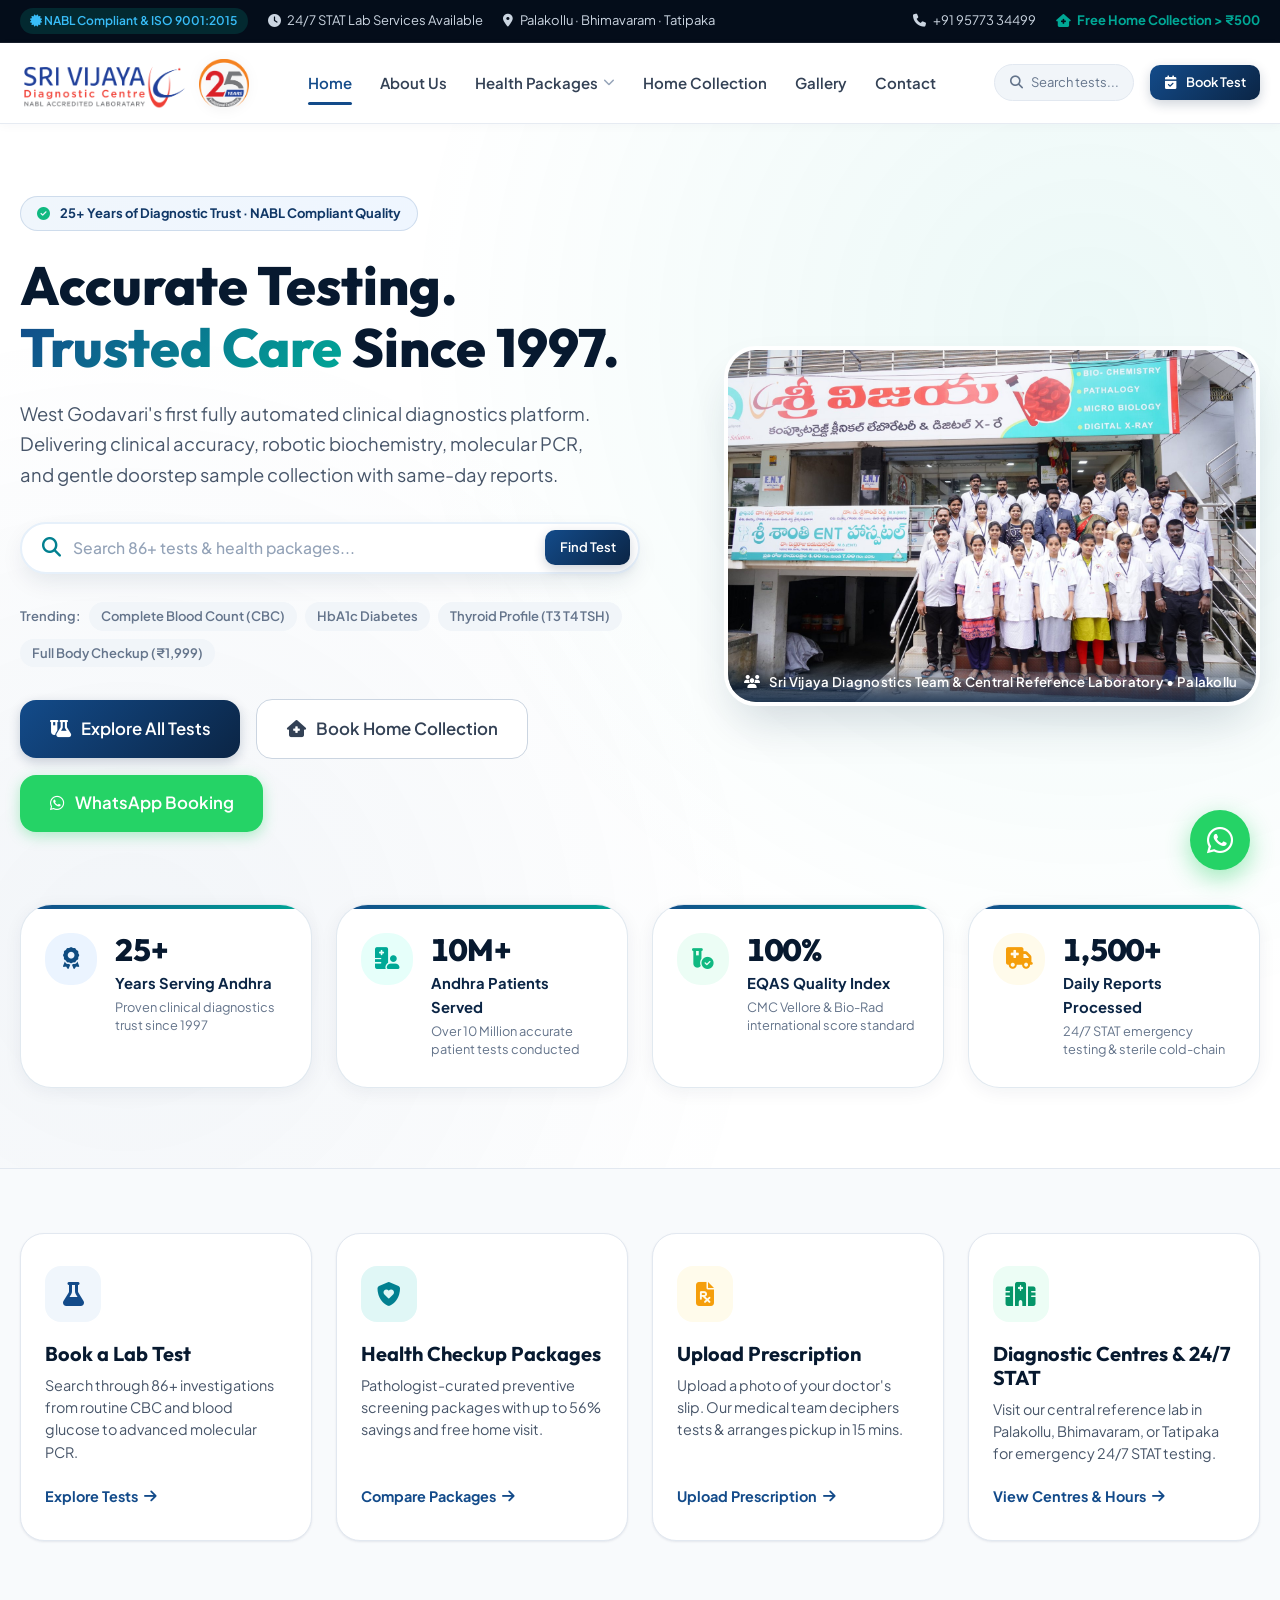
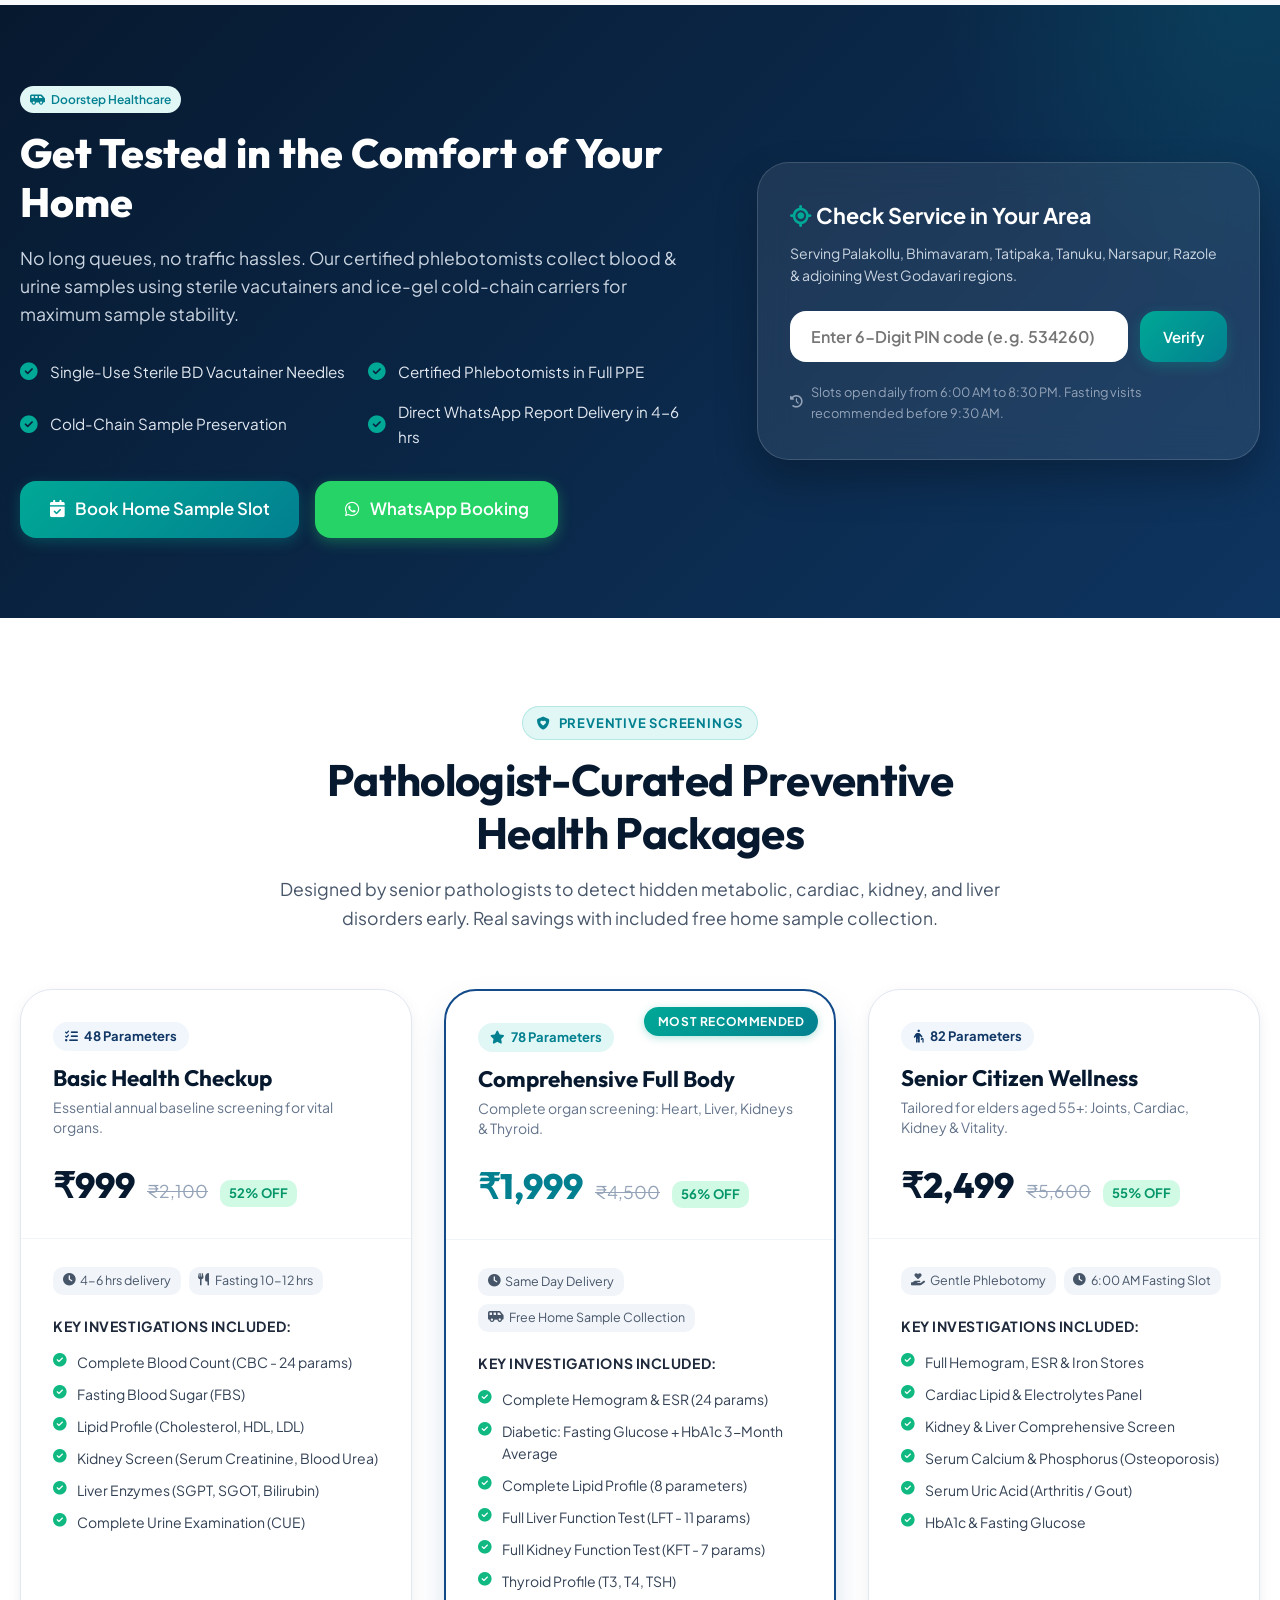
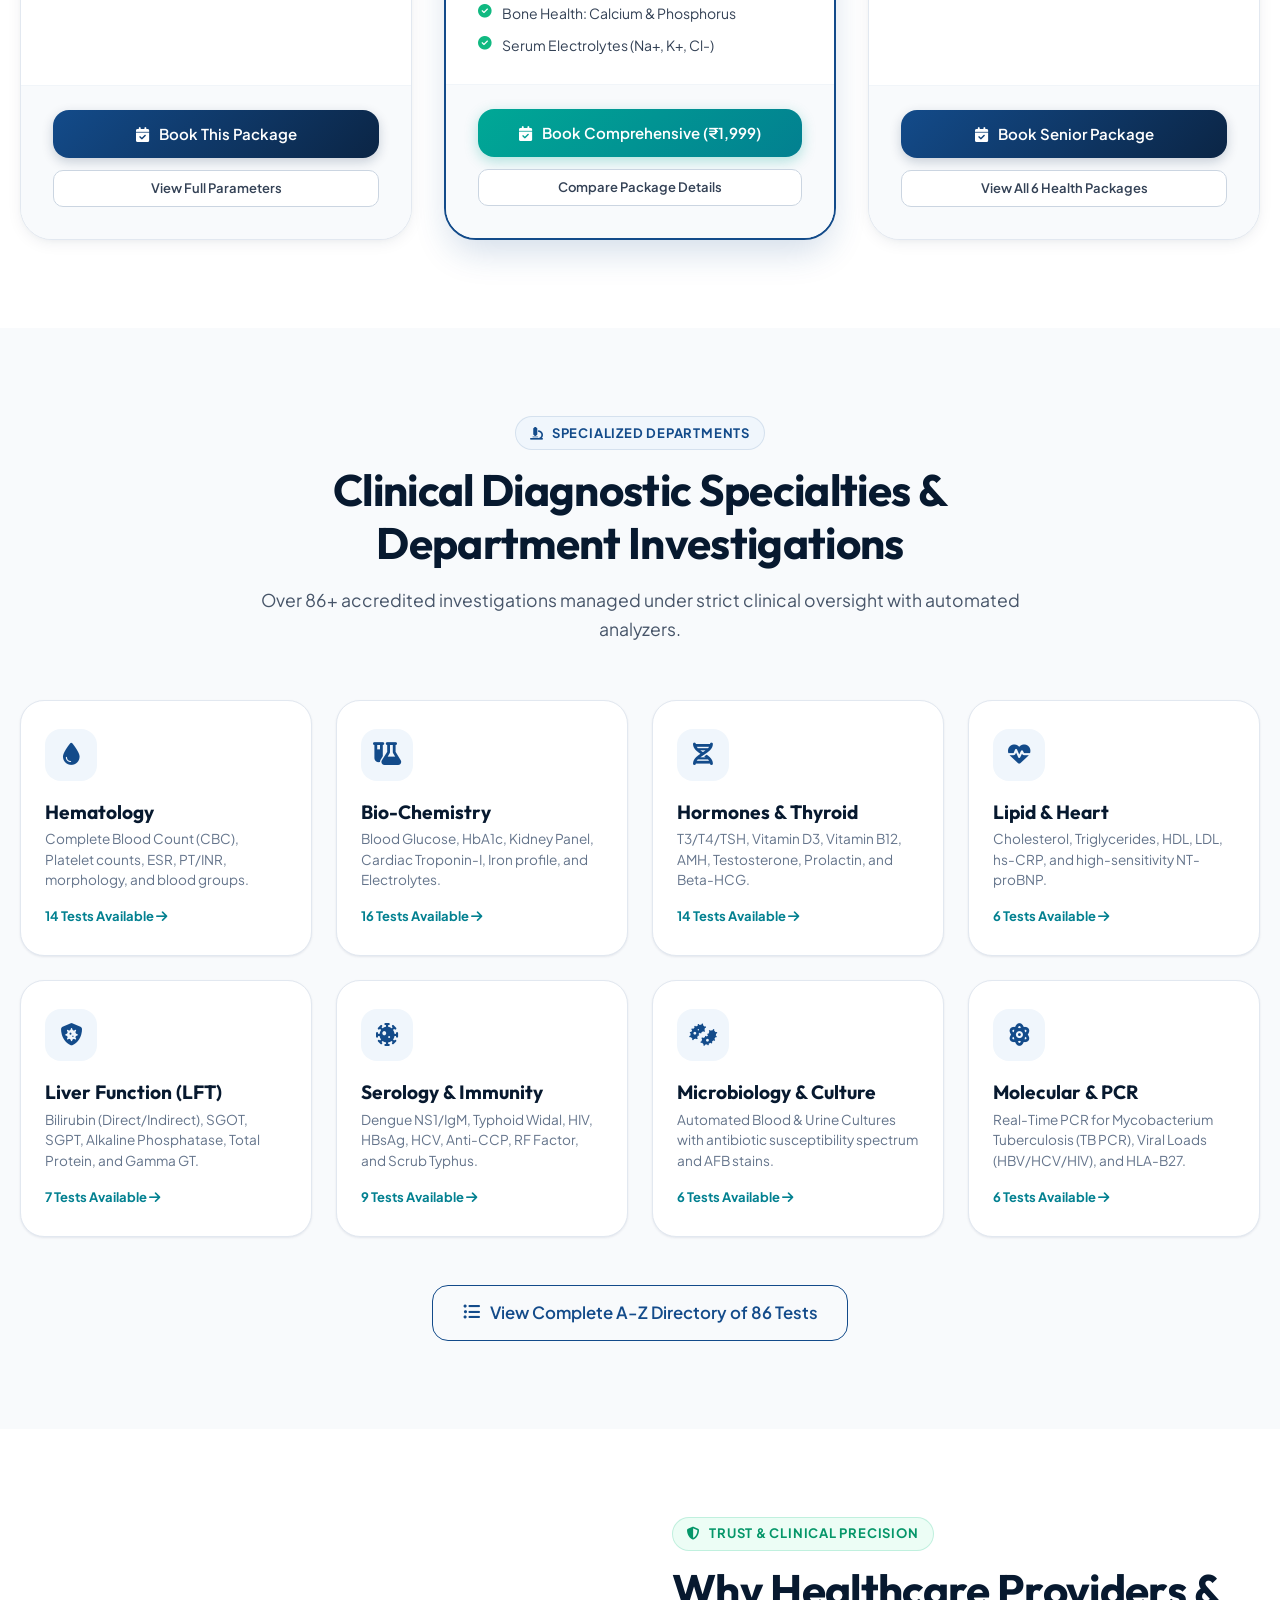
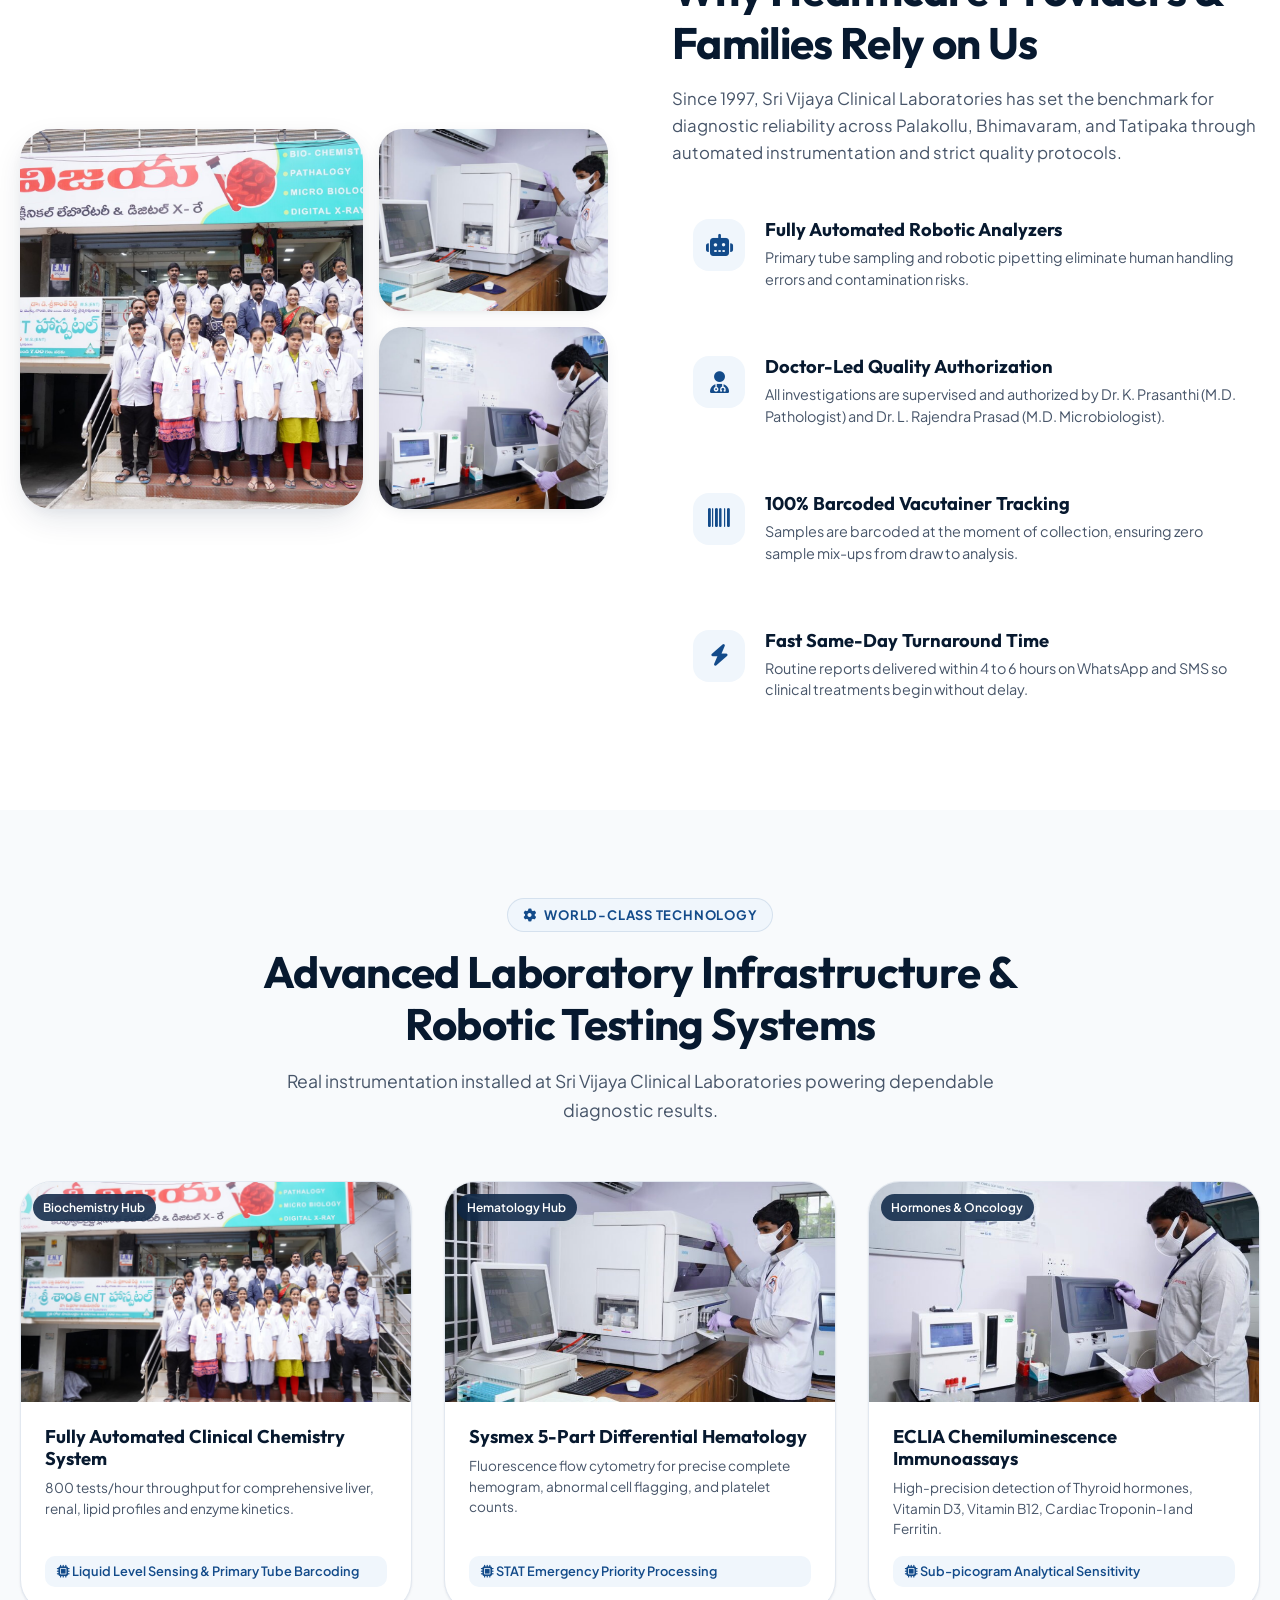
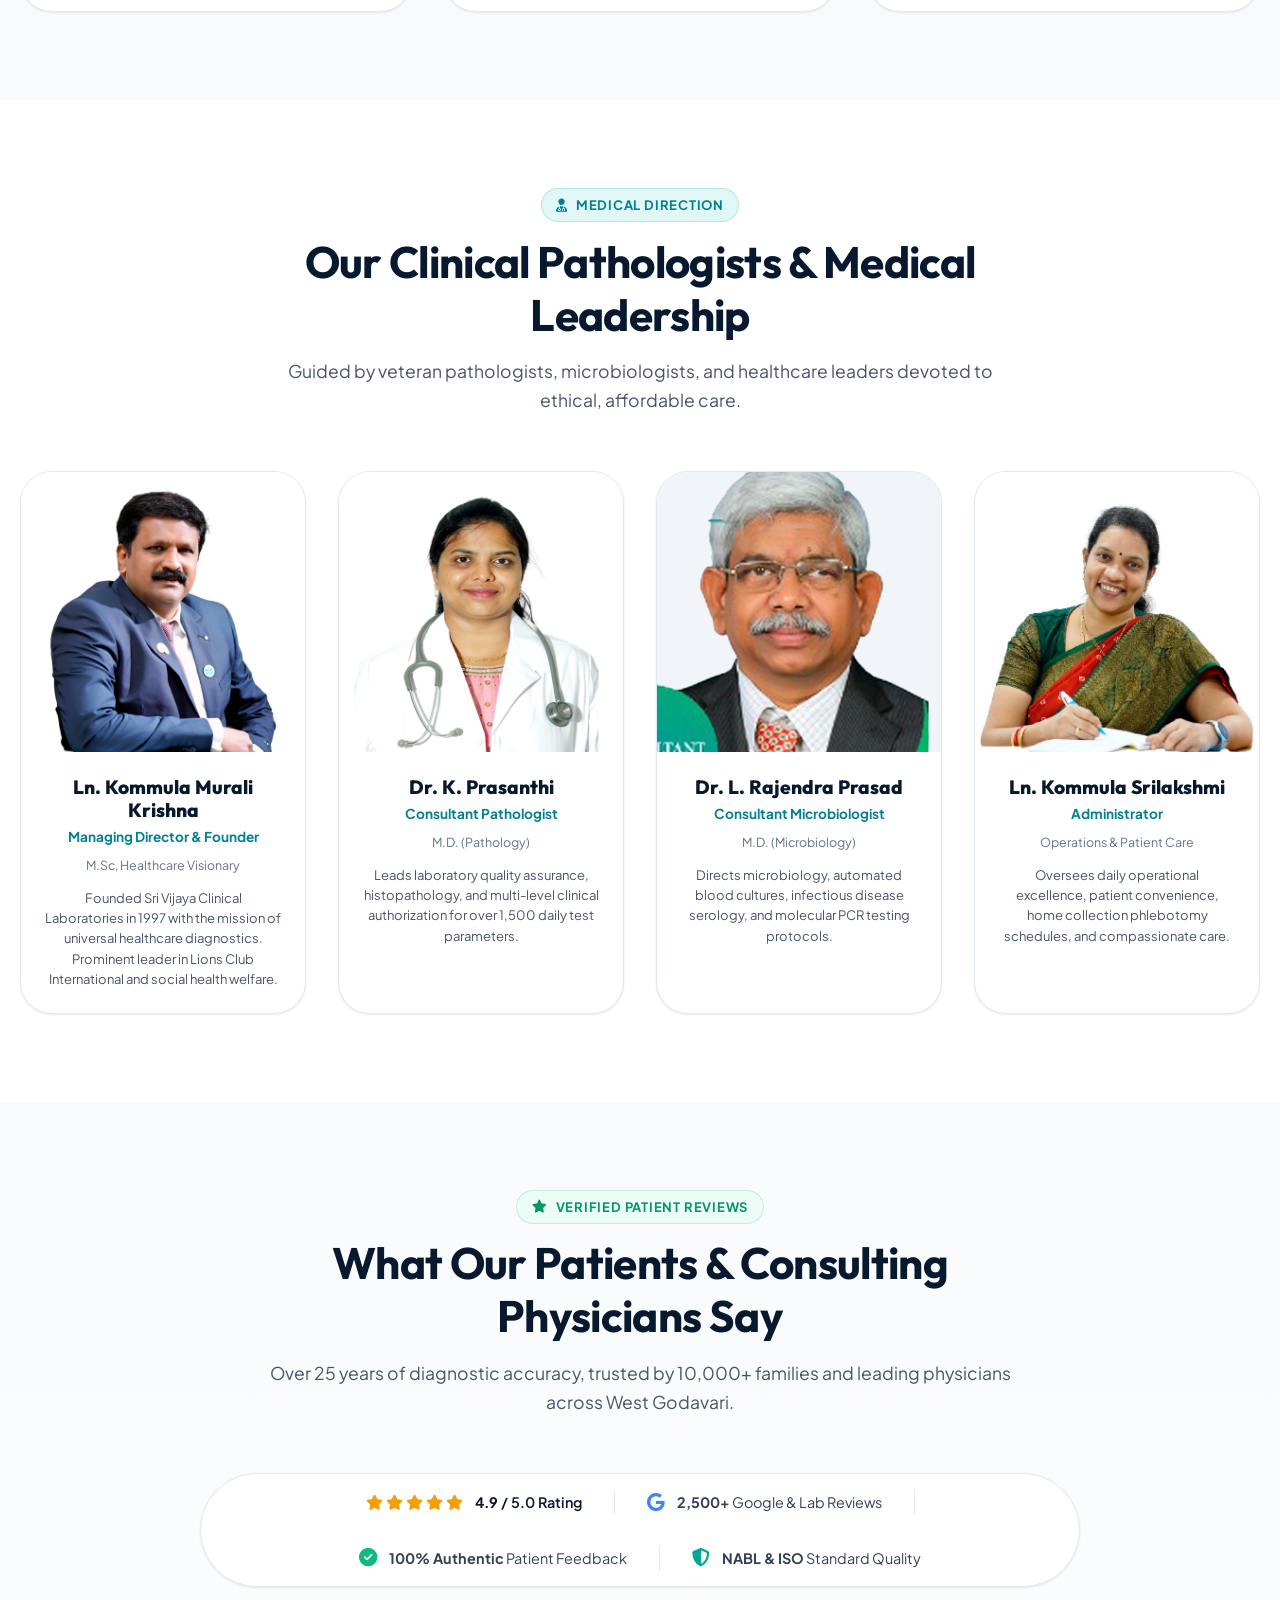
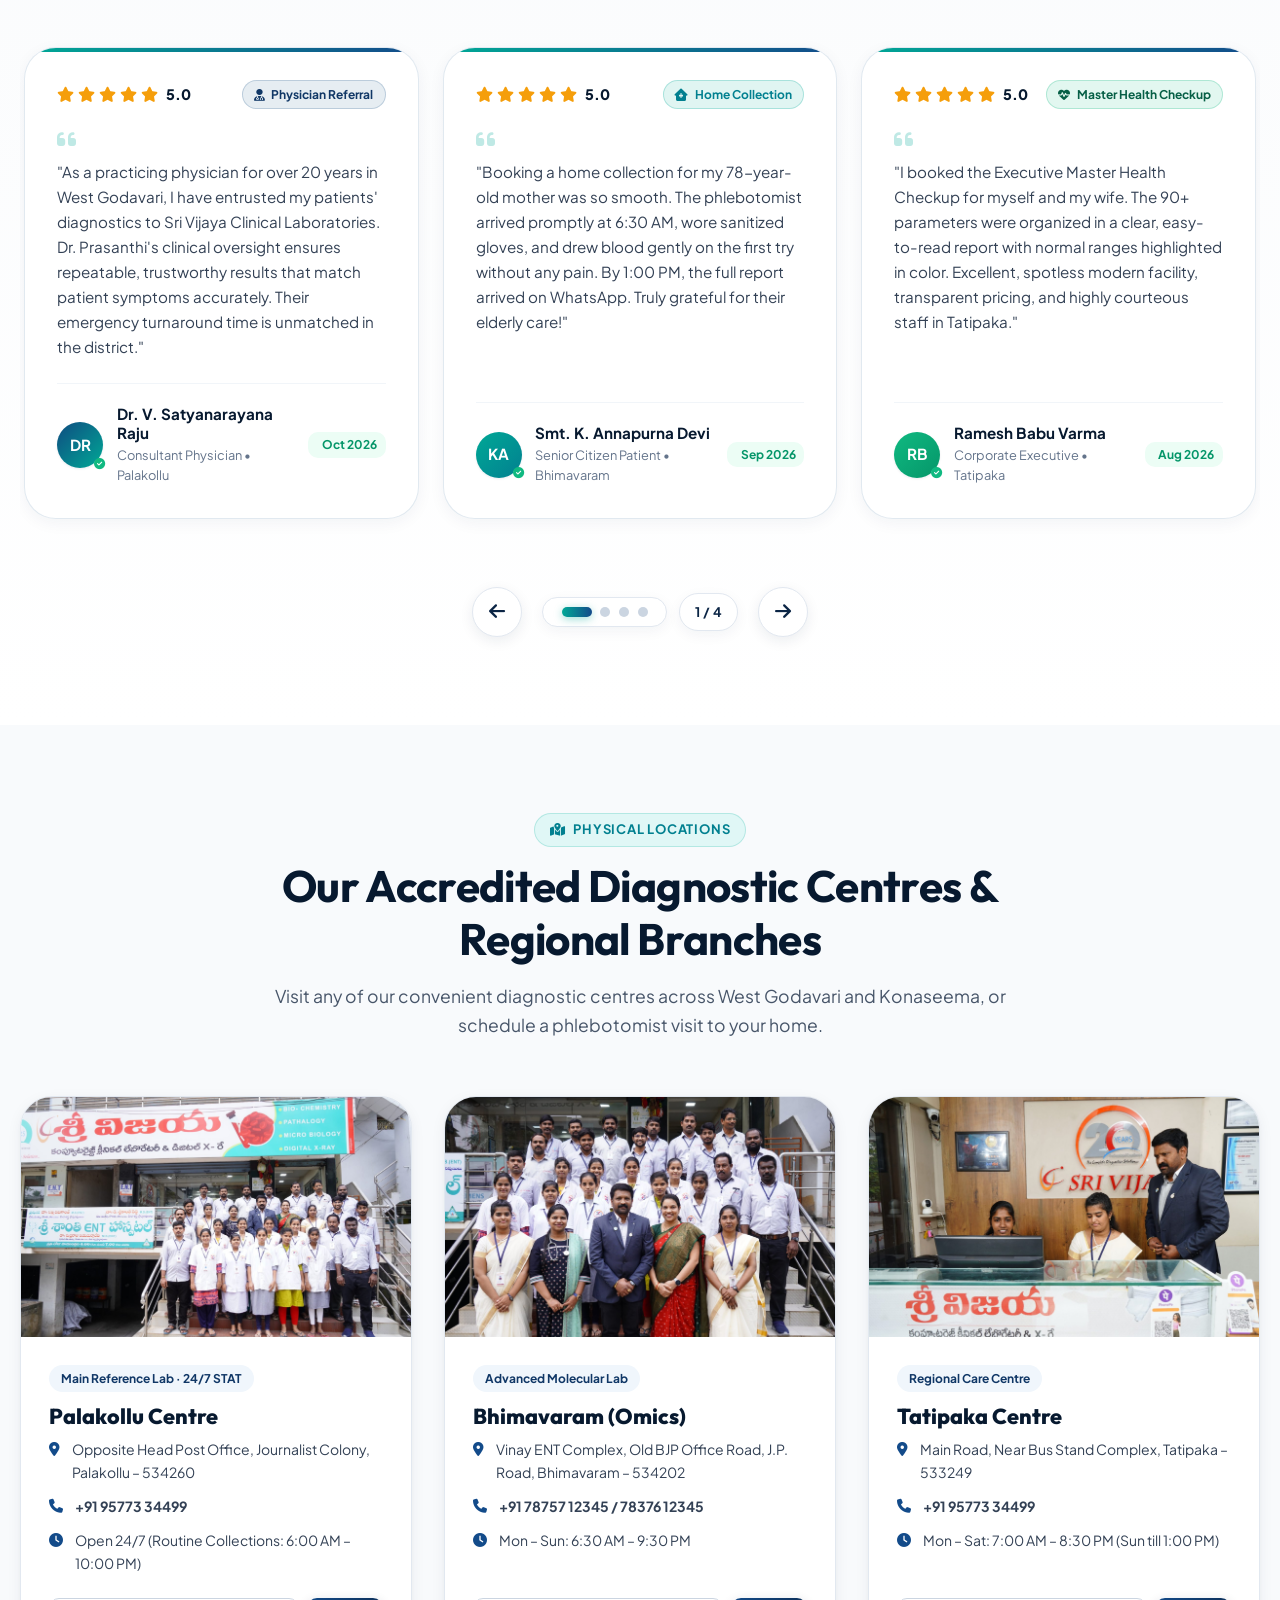
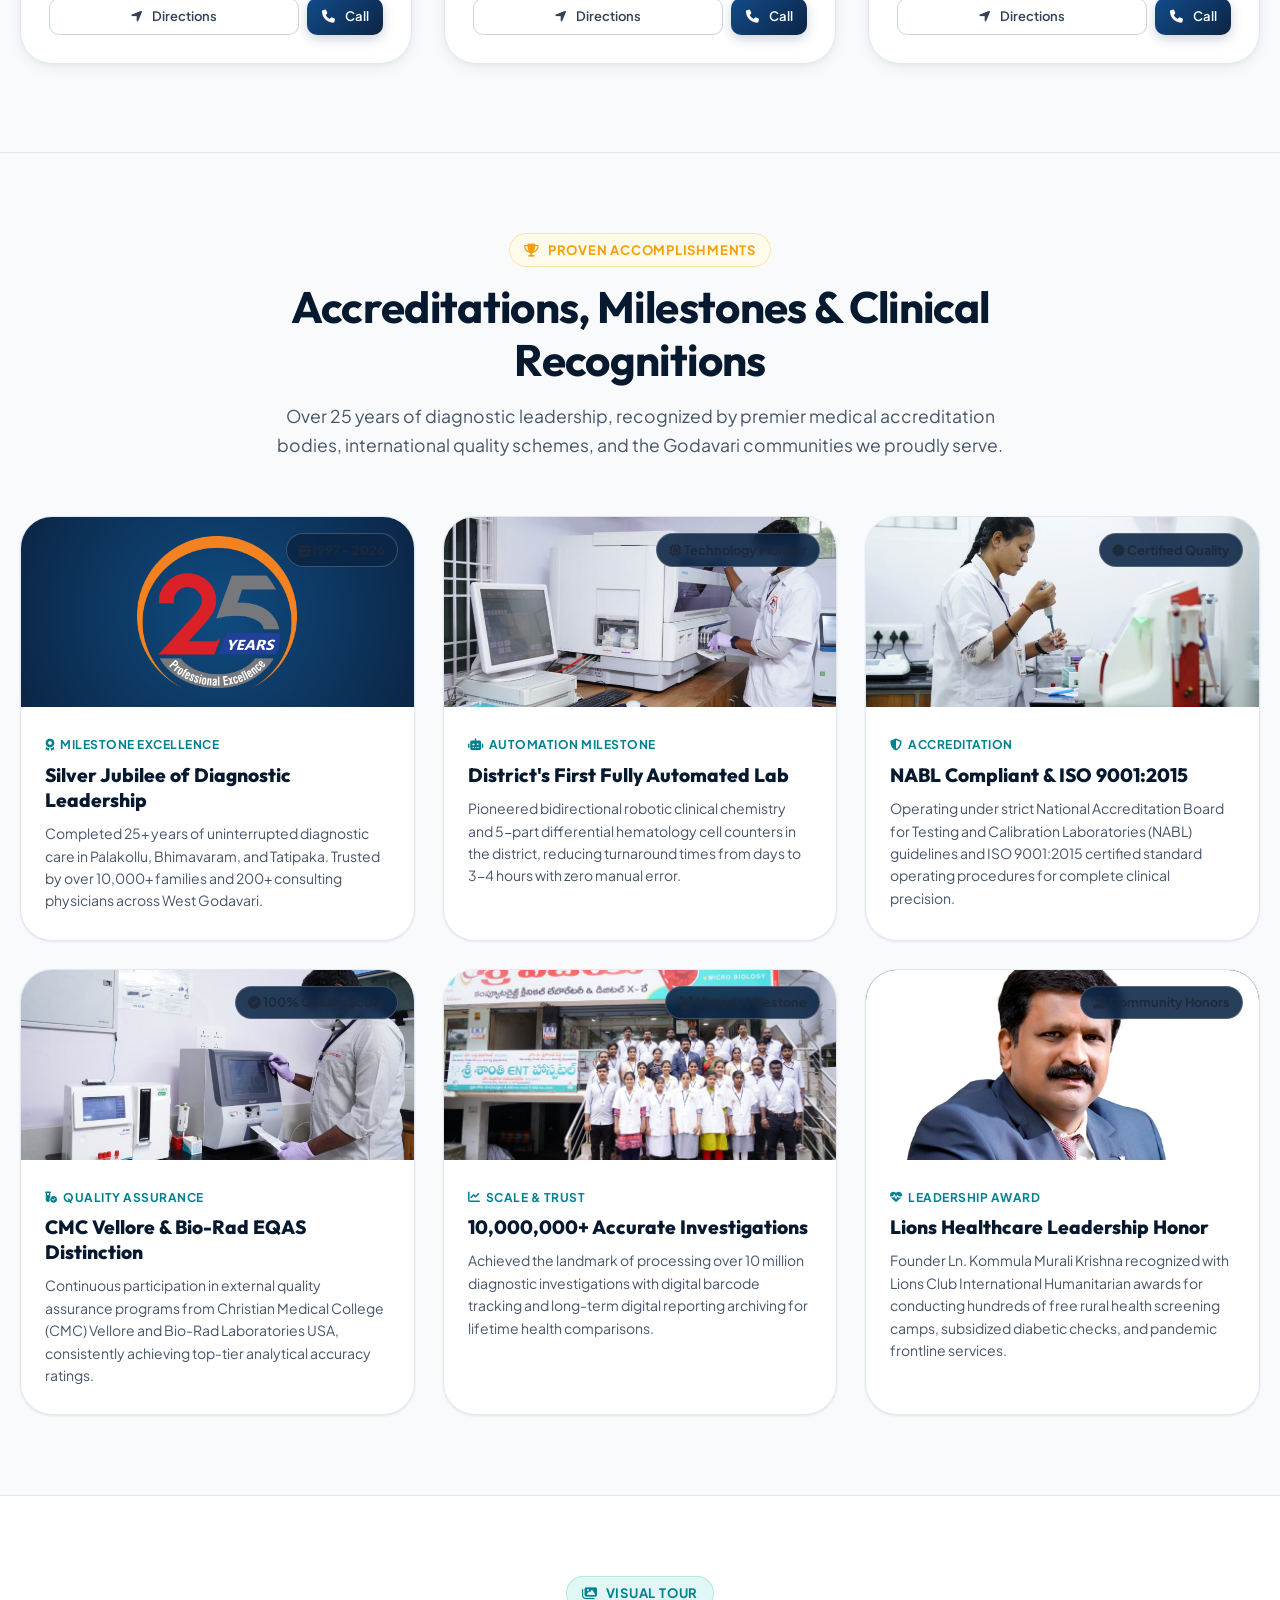
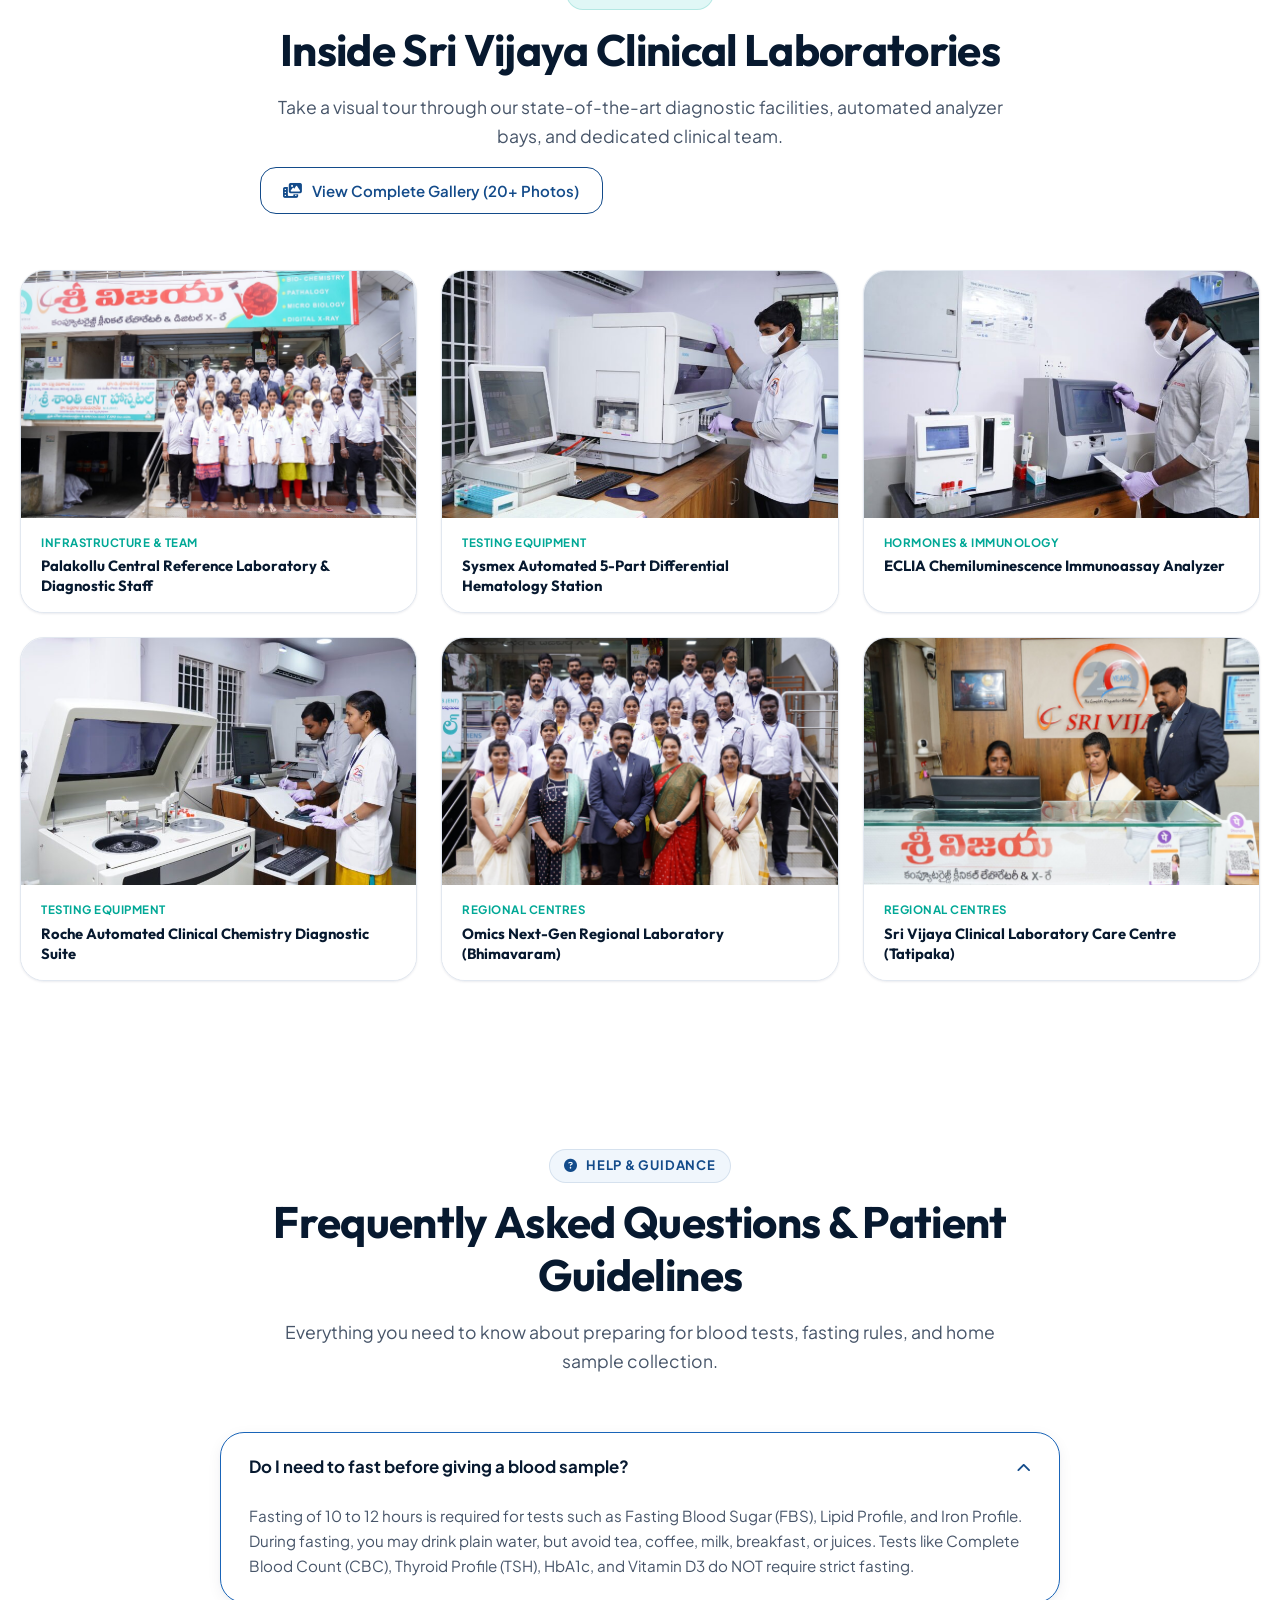
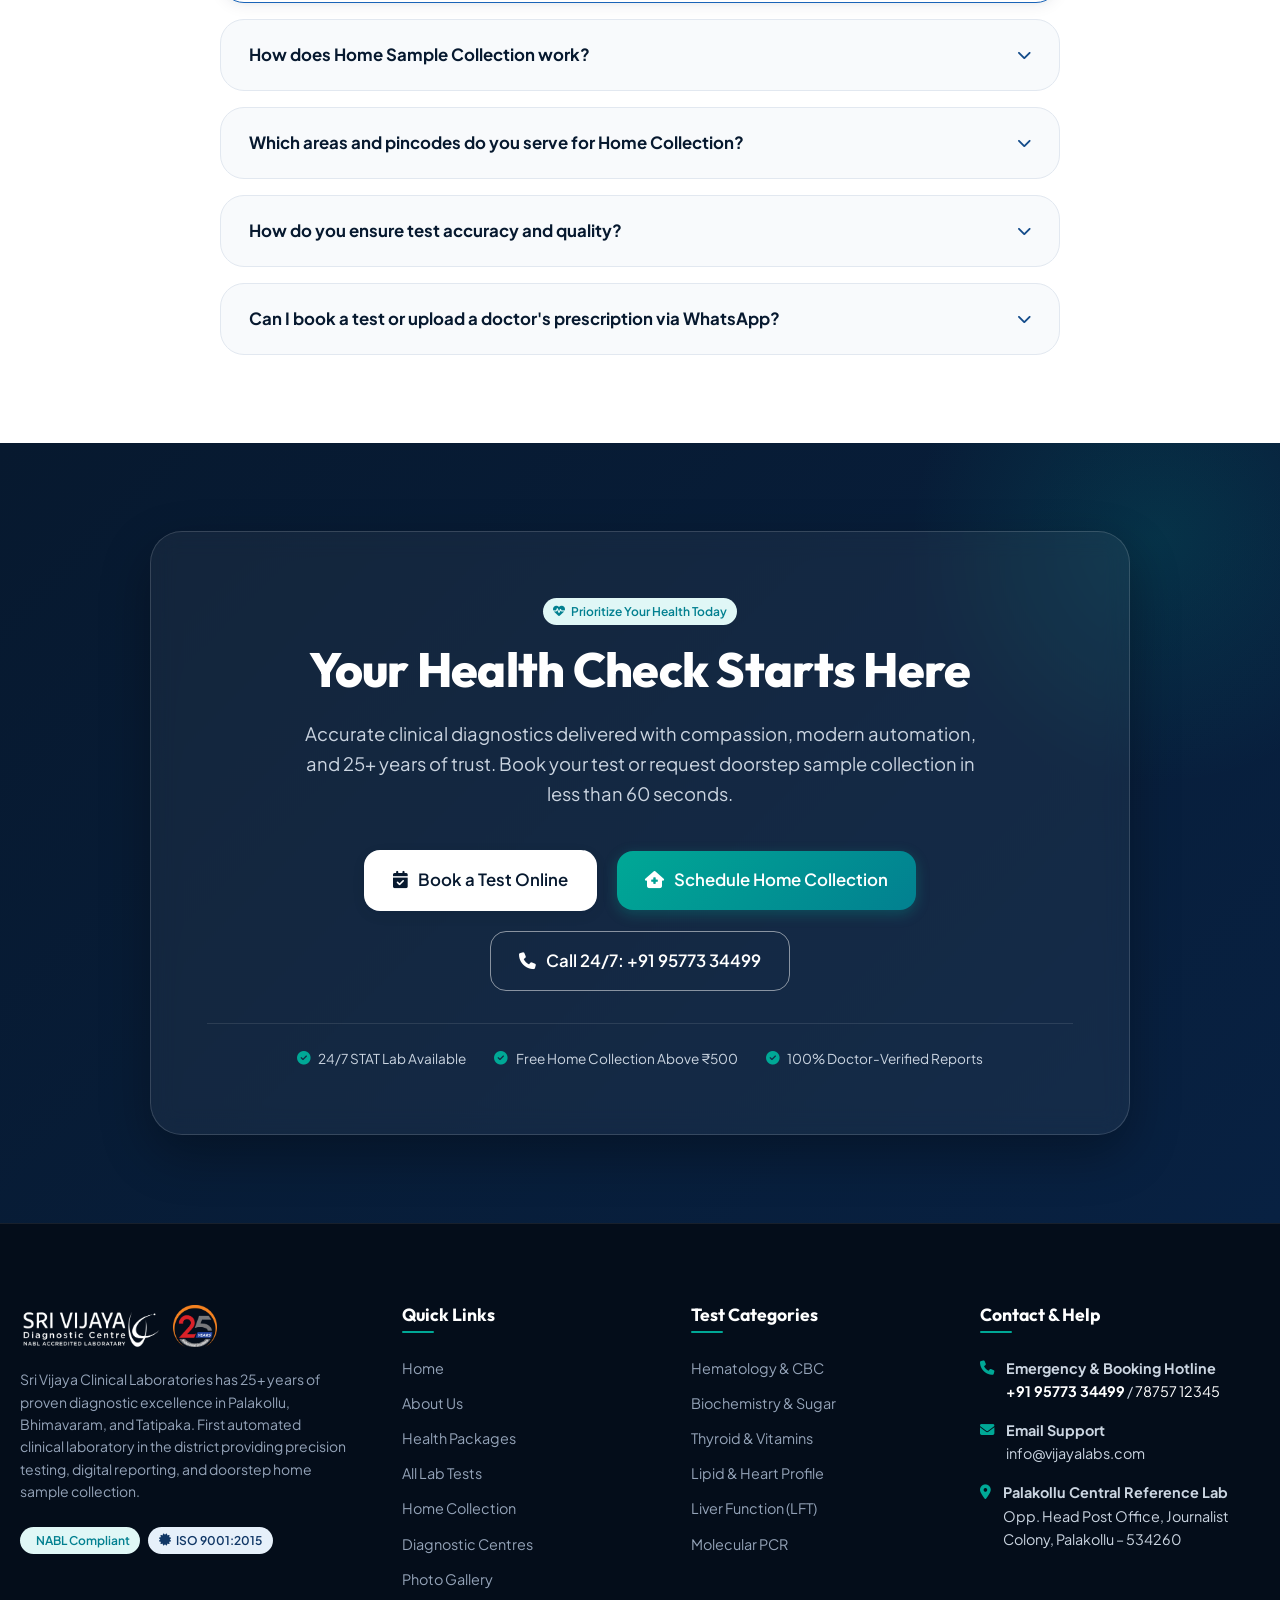
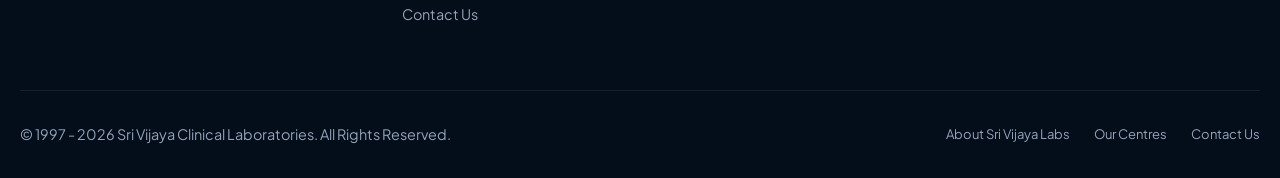
<file: index.html>
<!DOCTYPE html>
<html lang="en">
<head>
  <meta charset="UTF-8">
  <meta name="viewport" content="width=device-width, initial-scale=1.0">
  <title>Sri Vijaya Clinical Laboratories | 25+ Years of Diagnostic Excellence | Palakollu, Bhimavaram, Tatipaka</title>
  <meta name="description" content="Sri Vijaya Clinical Laboratories is a premier NABL-compliant & ISO certified diagnostic laboratory serving West Godavari & Konaseema since 1997. Automated testing, 24/7 service, same-day reports & doorstep home sample collection.">
  <link rel="icon" type="image/png" href="assets/images/cropped-logo-png.png">
  
  <!-- Font Awesome 6 Pro / Free -->
  <link rel="stylesheet" href="https://cdnjs.cloudflare.com/ajax/libs/font-awesome/6.4.0/css/all.min.css">
  
  <!-- Custom Modern Stylesheet -->
  <link rel="stylesheet" href="assets/css/style.css">
</head>
<body>

  <!-- Top Announcement Bar -->
  <div class="topbar">
    <div class="container">
      <div class="topbar-left">
        <span class="topbar-badge"><i class="fa-solid fa-certificate"></i> NABL Compliant & ISO 9001:2015</span>
        <span class="topbar-link"><i class="fa-solid fa-clock"></i> 24/7 STAT Lab Services Available</span>
        <span class="topbar-link"><i class="fa-solid fa-location-dot"></i> Palakollu · Bhimavaram · Tatipaka</span>
      </div>
      <div class="topbar-right">
        <a href="tel:+919577334499" class="topbar-link"><i class="fa-solid fa-phone"></i> +91 95773 34499</a>
        <a href="home-collection.html" class="topbar-link" style="color: var(--accent-teal); font-weight: 700;">
          <i class="fa-solid fa-house-medical"></i> Free Home Collection &gt; ₹500
        </a>
      </div>
    </div>
  </div>

  <!-- Main Navigation Header -->
  <header class="site-header">
    <div class="container">
      <div class="nav-wrapper">
        <div class="logo-group">
          <a href="index.html" style="display: flex; align-items: center; gap: 0.75rem;">
            <img src="assets/images/cropped-Sri-Vijaya_Eng_Logo-01.png" alt="Sri Vijaya Clinical Laboratories" class="site-logo">
            <img src="assets/images/25_year_logo-1024x974.png" alt="25 Years Excellence" class="silver-jubilee-badge">
          </a>
        </div>

        <!-- Ordered Navigation: 1. Home, 2. About Us, 3. Health Packages (with Lab Tests dropdown), 4. Home Collection, 5. Contact -->
        <nav class="nav-menu">
          <div class="nav-item"><a href="index.html" class="nav-link active">Home</a></div>
          <div class="nav-item"><a href="about.html" class="nav-link">About Us</a></div>
          
          <!-- Dropdown: Health Packages & Lab Tests -->
          <div class="nav-item has-dropdown">
            <a href="packages.html" class="nav-link">
              Health Packages <i class="fa-solid fa-chevron-down nav-dropdown-arrow"></i>
            </a>
            <div class="nav-dropdown-menu">
              <a href="packages.html" class="dropdown-item">
                <div class="dropdown-icon teal"><i class="fa-solid fa-shield-heart"></i></div>
                <div>
                  <div class="dropdown-title">All Health Packages</div>
                  <div class="dropdown-desc">Comprehensive preventive full-body health checks</div>
                </div>
              </a>
              <a href="tests.html" class="dropdown-item">
                <div class="dropdown-icon blue"><i class="fa-solid fa-flask-vial"></i></div>
                <div>
                  <div class="dropdown-title">Diagnostic Lab Tests Directory</div>
                  <div class="dropdown-desc">86 individual blood, urine, & molecular tests</div>
                </div>
              </a>
              <div class="dropdown-divider"></div>
              <div class="dropdown-quick-links">
                <span class="dropdown-quick-heading">Popular Categories:</span>
                <div class="dropdown-chips">
                  <a href="tests.html?cat=hematology">Hematology</a>
                  <a href="tests.html?cat=biochemistry">Bio-Chemistry</a>
                  <a href="tests.html?cat=hormones">Thyroid & Vitamins</a>
                  <a href="tests.html?cat=lipid">Lipid & Heart</a>
                  <a href="tests.html?cat=liver">Liver (LFT)</a>
                  <a href="tests.html?cat=molecular">Molecular PCR</a>
                </div>
              </div>
            </div>
          </div>

          <div class="nav-item"><a href="home-collection.html" class="nav-link">Home Collection</a></div>
          <div class="nav-item"><a href="gallery.html" class="nav-link">Gallery</a></div>
          <div class="nav-item"><a href="contact.html" class="nav-link">Contact</a></div>
        </nav>

        <div class="nav-actions">
          <button class="search-trigger-btn" aria-label="Search tests">
            <i class="fa-solid fa-magnifying-glass"></i>
            <span>Search tests...</span>
          </button>

          <button class="btn btn-primary btn-sm" onclick="openBookingCheckoutWizard()">
            <i class="fa-solid fa-calendar-check"></i>
            <span>Book Test</span>
          </button>

          <button class="mobile-menu-toggle" aria-label="Toggle navigation">
            <i class="fa-solid fa-bars"></i>
          </button>
        </div>
      </div>
    </div>
  </header>

  <!-- Hero Section -->
  <section class="hero-section">
    <div class="container">
      <div class="hero-grid">
        <div class="hero-content">
          <div class="hero-trust-pill">
            <i class="fa-solid fa-circle-check"></i>
            <span>25+ Years of Diagnostic Trust · NABL Compliant Quality</span>
          </div>

          <h1 class="hero-title">
            Accurate Testing.<br>
            <span class="gradient-text">Trusted Care</span> Since 1997.
          </h1>

          <p class="hero-desc">
            West Godavari's first fully automated clinical diagnostics platform. Delivering clinical accuracy, robotic biochemistry, molecular PCR, and gentle doorstep sample collection with same-day reports.
          </p>

          <!-- Redesigned Live Search Bar -->
          <div class="home-search-box">
            <div class="home-search-input-wrap">
              <i class="fa-solid fa-magnifying-glass home-search-icon"></i>
              <input type="text" id="homeLiveSearchInput" class="home-search-input" placeholder="Search 86+ tests & health packages..." autocomplete="off">
              <span id="homeSearchClearBtn" class="home-search-clear"><i class="fa-solid fa-xmark"></i></span>
              <button class="btn btn-primary btn-sm" onclick="location.href='tests.html?q=' + encodeURIComponent(document.getElementById('homeLiveSearchInput').value)">Find Test</button>
            </div>
            <!-- Live Search Autocomplete Dropdown -->
            <div id="homeSearchResultsDropdown" class="home-search-dropdown"></div>
          </div>

          <!-- Quick Search Chips -->
          <div class="hero-quick-tags">
            <span>Trending:</span>
            <span class="quick-tag-chip" onclick="VijayaCart.addItem(VIJAYA_DATA.tests[0])">Complete Blood Count (CBC)</span>
            <span class="quick-tag-chip" onclick="VijayaCart.addItem(VIJAYA_DATA.tests[15])">HbA1c Diabetes</span>
            <span class="quick-tag-chip" onclick="VijayaCart.addItem(VIJAYA_DATA.tests[30])">Thyroid Profile (T3 T4 TSH)</span>
            <span class="quick-tag-chip" onclick="VijayaCart.addItem(VIJAYA_DATA.packages[1], 'package')">Full Body Checkup (₹1,999)</span>
          </div>

          <div class="hero-actions">
            <a href="tests.html" class="btn btn-primary btn-lg">
              <i class="fa-solid fa-flask-vial"></i> Explore All Tests
            </a>
            <a href="home-collection.html" class="btn btn-outline btn-lg">
              <i class="fa-solid fa-house-medical"></i> Book Home Collection
            </a>
            <button class="btn btn-whatsapp btn-lg" onclick="window.open('https://wa.me/919577334499?text=Hello%20Vijaya%20Labs,%20I%20would%20like%20to%20book%20a%20test.', '_blank')">
              <i class="fa-brands fa-whatsapp"></i> WhatsApp Booking
            </button>
          </div>
        </div>

        <!-- Clean Hero Visual: Floating cards removed as requested -->
        <div class="hero-visual">
          <div class="hero-image-card">
            <img src="assets/images/DSC4607-scaled.jpg" alt="Sri Vijaya Clinical Laboratories Automated Lab Facility" class="hero-main-img">
            <div class="hero-image-caption"><i class="fa-solid fa-users"></i> Sri Vijaya Diagnostics Team &amp; Central Reference Laboratory &bull; Palakollu</div>
          </div>
        </div>
      </div>

      <!-- Redesigned Animated Statistics Cards (Requirement 2) -->
      <div class="stats-cards-grid">
        <div class="stat-card-modern">
          <div class="stat-icon-wrapper blue"><i class="fa-solid fa-award"></i></div>
          <div>
            <div class="stat-card-number stat-number" data-target="25" data-suffix="+">0</div>
            <div class="stat-card-title">Years Serving Andhra</div>
            <div class="stat-card-sub">Proven clinical diagnostics trust since 1997</div>
          </div>
        </div>

        <div class="stat-card-modern">
          <div class="stat-icon-wrapper teal"><i class="fa-solid fa-hospital-user"></i></div>
          <div>
            <div class="stat-card-number stat-number" data-target="10" data-suffix="M+">0</div>
            <div class="stat-card-title">Andhra Patients Served</div>
            <div class="stat-card-sub">Over 10 Million accurate patient tests conducted</div>
          </div>
        </div>

        <div class="stat-card-modern">
          <div class="stat-icon-wrapper emerald"><i class="fa-solid fa-vial-circle-check"></i></div>
          <div>
            <div class="stat-card-number stat-number" data-target="100" data-suffix="%">0</div>
            <div class="stat-card-title">EQAS Quality Index</div>
            <div class="stat-card-sub">CMC Vellore & Bio-Rad international score standard</div>
          </div>
        </div>

        <div class="stat-card-modern">
          <div class="stat-icon-wrapper amber"><i class="fa-solid fa-truck-medical"></i></div>
          <div>
            <div class="stat-card-number stat-number" data-target="1500" data-suffix="+">0</div>
            <div class="stat-card-title">Daily Reports Processed</div>
            <div class="stat-card-sub">24/7 STAT emergency testing & sterile cold-chain</div>
          </div>
        </div>
      </div>
    </div>
  </section>

  <!-- 4 Pillars Action Section (Report option replaced with Diagnostic Centres) -->
  <section class="quick-services-section">
    <div class="container">
      <div class="service-cards-grid">
        <div class="service-action-card">
          <div class="service-icon-box blue"><i class="fa-solid fa-flask"></i></div>
          <h3 class="service-card-title">Book a Lab Test</h3>
          <p class="service-card-desc">Search through 86+ investigations from routine CBC and blood glucose to advanced molecular PCR.</p>
          <a href="tests.html" class="service-card-link">Explore Tests <i class="fa-solid fa-arrow-right"></i></a>
        </div>

        <div class="service-action-card">
          <div class="service-icon-box teal"><i class="fa-solid fa-shield-heart"></i></div>
          <h3 class="service-card-title">Health Checkup Packages</h3>
          <p class="service-card-desc">Pathologist-curated preventive screening packages with up to 56% savings and free home visit.</p>
          <a href="packages.html" class="service-card-link">Compare Packages <i class="fa-solid fa-arrow-right"></i></a>
        </div>

        <div class="service-action-card">
          <div class="service-icon-box amber"><i class="fa-solid fa-file-prescription"></i></div>
          <h3 class="service-card-title">Upload Prescription</h3>
          <p class="service-card-desc">Upload a photo of your doctor's slip. Our medical team deciphers tests & arranges pickup in 15 mins.</p>
          <a href="javascript:void(0)" onclick="openPrescriptionModal()" class="service-card-link">Upload Prescription <i class="fa-solid fa-arrow-right"></i></a>
        </div>

        <div class="service-action-card">
          <div class="service-icon-box emerald"><i class="fa-solid fa-hospital"></i></div>
          <h3 class="service-card-title">Diagnostic Centres & 24/7 STAT</h3>
          <p class="service-card-desc">Visit our central reference lab in Palakollu, Bhimavaram, or Tatipaka for emergency 24/7 STAT testing.</p>
          <a href="about.html#centers" class="service-card-link">View Centres & Hours <i class="fa-solid fa-arrow-right"></i></a>
        </div>
      </div>
    </div>
  </section>

  <!-- Home Collection Spotlight & Instant Pincode Checker -->
  <section class="home-collection-banner">
    <div class="container">
      <div class="hc-grid">
        <div>
          <span class="badge badge-teal" style="margin-bottom: 1rem;"><i class="fa-solid fa-van-shuttle"></i> Doorstep Healthcare</span>
          <h2 class="hc-title">Get Tested in the Comfort of Your Home</h2>
          <p class="hc-desc">
            No long queues, no traffic hassles. Our certified phlebotomists collect blood & urine samples using sterile vacutainers and ice-gel cold-chain carriers for maximum sample stability.
          </p>

          <div class="hc-features-list">
            <div class="hc-feature-item">
              <i class="fa-solid fa-circle-check"></i>
              <span>Single-Use Sterile BD Vacutainer Needles</span>
            </div>
            <div class="hc-feature-item">
              <i class="fa-solid fa-circle-check"></i>
              <span>Certified Phlebotomists in Full PPE</span>
            </div>
            <div class="hc-feature-item">
              <i class="fa-solid fa-circle-check"></i>
              <span>Cold-Chain Sample Preservation</span>
            </div>
            <div class="hc-feature-item">
              <i class="fa-solid fa-circle-check"></i>
              <span>Direct WhatsApp Report Delivery in 4-6 hrs</span>
            </div>
          </div>

          <div style="display: flex; gap: 1rem; flex-wrap: wrap;">
            <a href="home-collection.html" class="btn btn-accent btn-lg">
              <i class="fa-solid fa-calendar-check"></i> Book Home Sample Slot
            </a>
            <a href="https://wa.me/919577334499?text=Hello%20Vijaya%20Labs,%20I%20would%20like%20to%20book%20home%20sample%20collection." target="_blank" class="btn btn-whatsapp btn-lg">
              <i class="fa-brands fa-whatsapp"></i> WhatsApp Booking
            </a>
          </div>
        </div>

        <div>
          <!-- Pincode Checker Widget -->
          <div class="pincode-card">
            <div class="pincode-card-title"><i class="fa-solid fa-location-crosshairs" style="color: var(--accent-teal);"></i> Check Service in Your Area</div>
            <p class="pincode-card-desc">Serving Palakollu, Bhimavaram, Tatipaka, Tanuku, Narsapur, Razole & adjoining West Godavari regions.</p>
            
            <div class="pincode-input-group">
              <input type="text" id="homePincodeInput" class="pincode-input" placeholder="Enter 6-Digit PIN code (e.g. 534260)" maxlength="6">
              <button class="btn btn-accent" onclick="checkServicePincode('homePincodeInput', 'homePincodeResult')">Verify</button>
            </div>

            <div id="homePincodeResult" class="pincode-result-box"></div>

            <div style="margin-top: 1.25rem; font-size: 0.8rem; color: var(--neutral-400); display: flex; align-items: center; gap: 0.5rem;">
              <i class="fa-solid fa-clock-rotate-left"></i>
              <span>Slots open daily from 6:00 AM to 8:30 PM. Fasting visits recommended before 9:30 AM.</span>
            </div>
          </div>
        </div>
      </div>
    </div>
  </section>

  <!-- Popular Health Packages Section -->
  <section class="packages-section">
    <div class="container">
      <div class="section-header">
        <span class="section-tag teal"><i class="fa-solid fa-shield-heart"></i> Preventive Screenings</span>
        <h2 class="section-title">Pathologist-Curated Preventive Health Packages</h2>
        <p class="section-subtitle">
          Designed by senior pathologists to detect hidden metabolic, cardiac, kidney, and liver disorders early. Real savings with included free home sample collection.
        </p>
      </div>

      <div class="package-cards-grid">
        <!-- Package 1: Basic Wellness -->
        <div class="package-card">
          <div class="package-header">
            <span class="package-param-badge"><i class="fa-solid fa-list-check"></i> 48 Parameters</span>
            <h3 class="package-name">Basic Health Checkup</h3>
            <p class="package-tagline">Essential annual baseline screening for vital organs.</p>
            <div class="package-price-box">
              <span class="current-price">₹999</span>
              <span class="original-price">₹2,100</span>
              <span class="discount-tag">52% OFF</span>
            </div>
          </div>
          <div class="package-body">
            <div class="package-meta-tags">
              <span class="meta-chip"><i class="fa-solid fa-clock"></i> 4-6 hrs delivery</span>
              <span class="meta-chip"><i class="fa-solid fa-utensils"></i> Fasting 10-12 hrs</span>
            </div>
            <div class="included-tests-title">Key Investigations Included:</div>
            <div class="package-tests-list">
              <div class="package-test-item"><i class="fa-solid fa-circle-check"></i> <span>Complete Blood Count (CBC - 24 params)</span></div>
              <div class="package-test-item"><i class="fa-solid fa-circle-check"></i> <span>Fasting Blood Sugar (FBS)</span></div>
              <div class="package-test-item"><i class="fa-solid fa-circle-check"></i> <span>Lipid Profile (Cholesterol, HDL, LDL)</span></div>
              <div class="package-test-item"><i class="fa-solid fa-circle-check"></i> <span>Kidney Screen (Serum Creatinine, Blood Urea)</span></div>
              <div class="package-test-item"><i class="fa-solid fa-circle-check"></i> <span>Liver Enzymes (SGPT, SGOT, Bilirubin)</span></div>
              <div class="package-test-item"><i class="fa-solid fa-circle-check"></i> <span>Complete Urine Examination (CUE)</span></div>
            </div>
          </div>
          <div class="package-footer">
            <button class="btn btn-primary" onclick="VijayaCart.addItem(VIJAYA_DATA.packages[0], 'package')">
              <i class="fa-solid fa-calendar-check"></i> Book This Package
            </button>
            <a href="packages.html#basic-wellness" class="btn btn-outline btn-sm">View Full Parameters</a>
          </div>
        </div>

        <!-- Package 2: Comprehensive Full Body (Featured) -->
        <div class="package-card featured">
          <div class="featured-ribbon">Most Recommended</div>
          <div class="package-header">
            <span class="package-param-badge" style="background: var(--accent-teal-light); color: var(--accent-teal-dark);">
              <i class="fa-solid fa-star"></i> 78 Parameters
            </span>
            <h3 class="package-name">Comprehensive Full Body</h3>
            <p class="package-tagline">Complete organ screening: Heart, Liver, Kidneys & Thyroid.</p>
            <div class="package-price-box">
              <span class="current-price" style="color: var(--accent-teal-dark);">₹1,999</span>
              <span class="original-price">₹4,500</span>
              <span class="discount-tag">56% OFF</span>
            </div>
          </div>
          <div class="package-body">
            <div class="package-meta-tags">
              <span class="meta-chip"><i class="fa-solid fa-clock"></i> Same Day Delivery</span>
              <span class="meta-chip"><i class="fa-solid fa-van-shuttle"></i> Free Home Sample Collection</span>
            </div>
            <div class="included-tests-title">Key Investigations Included:</div>
            <div class="package-tests-list">
              <div class="package-test-item"><i class="fa-solid fa-circle-check"></i> <span>Complete Hemogram & ESR (24 params)</span></div>
              <div class="package-test-item"><i class="fa-solid fa-circle-check"></i> <span>Diabetic: Fasting Glucose + HbA1c 3-Month Average</span></div>
              <div class="package-test-item"><i class="fa-solid fa-circle-check"></i> <span>Complete Lipid Profile (8 parameters)</span></div>
              <div class="package-test-item"><i class="fa-solid fa-circle-check"></i> <span>Full Liver Function Test (LFT - 11 params)</span></div>
              <div class="package-test-item"><i class="fa-solid fa-circle-check"></i> <span>Full Kidney Function Test (KFT - 7 params)</span></div>
              <div class="package-test-item"><i class="fa-solid fa-circle-check"></i> <span>Thyroid Profile (T3, T4, TSH)</span></div>
              <div class="package-test-item"><i class="fa-solid fa-circle-check"></i> <span>Bone Health: Calcium & Phosphorus</span></div>
              <div class="package-test-item"><i class="fa-solid fa-circle-check"></i> <span>Serum Electrolytes (Na+, K+, Cl-)</span></div>
            </div>
          </div>
          <div class="package-footer">
            <button class="btn btn-accent" onclick="VijayaCart.addItem(VIJAYA_DATA.packages[1], 'package')">
              <i class="fa-solid fa-calendar-check"></i> Book Comprehensive (₹1,999)
            </button>
            <a href="packages.html#comprehensive-full-body" class="btn btn-outline btn-sm">Compare Package Details</a>
          </div>
        </div>

        <!-- Package 3: Senior Citizen Care -->
        <div class="package-card">
          <div class="package-header">
            <span class="package-param-badge"><i class="fa-solid fa-person-cane"></i> 82 Parameters</span>
            <h3 class="package-name">Senior Citizen Wellness</h3>
            <p class="package-tagline">Tailored for elders aged 55+: Joints, Cardiac, Kidney & Vitality.</p>
            <div class="package-price-box">
              <span class="current-price">₹2,499</span>
              <span class="original-price">₹5,600</span>
              <span class="discount-tag">55% OFF</span>
            </div>
          </div>
          <div class="package-body">
            <div class="package-meta-tags">
              <span class="meta-chip"><i class="fa-solid fa-hand-holding-heart"></i> Gentle Phlebotomy</span>
              <span class="meta-chip"><i class="fa-solid fa-clock"></i> 6:00 AM Fasting Slot</span>
            </div>
            <div class="included-tests-title">Key Investigations Included:</div>
            <div class="package-tests-list">
              <div class="package-test-item"><i class="fa-solid fa-circle-check"></i> <span>Full Hemogram, ESR & Iron Stores</span></div>
              <div class="package-test-item"><i class="fa-solid fa-circle-check"></i> <span>Cardiac Lipid & Electrolytes Panel</span></div>
              <div class="package-test-item"><i class="fa-solid fa-circle-check"></i> <span>Kidney & Liver Comprehensive Screen</span></div>
              <div class="package-test-item"><i class="fa-solid fa-circle-check"></i> <span>Serum Calcium & Phosphorus (Osteoporosis)</span></div>
              <div class="package-test-item"><i class="fa-solid fa-circle-check"></i> <span>Serum Uric Acid (Arthritis / Gout)</span></div>
              <div class="package-test-item"><i class="fa-solid fa-circle-check"></i> <span>HbA1c & Fasting Glucose</span></div>
            </div>
          </div>
          <div class="package-footer">
            <button class="btn btn-primary" onclick="VijayaCart.addItem(VIJAYA_DATA.packages[4], 'package')">
              <i class="fa-solid fa-calendar-check"></i> Book Senior Package
            </button>
            <a href="packages.html" class="btn btn-outline btn-sm">View All 6 Health Packages</a>
          </div>
        </div>
      </div>
    </div>
  </section>

  <!-- Interactive Test Categories Grid (Counts verified 100% with tests database) -->
  <section class="categories-section">
    <div class="container">
      <div class="section-header">
        <span class="section-tag"><i class="fa-solid fa-microscope"></i> Specialized Departments</span>
        <h2 class="section-title">Clinical Diagnostic Specialties & Department Investigations</h2>
        <p class="section-subtitle">
          Over 86+ accredited investigations managed under strict clinical oversight with automated analyzers.
        </p>
      </div>

      <div class="category-grid">
        <div class="category-card" onclick="location.href='tests.html?cat=hematology'">
          <div class="cat-icon-wrap"><i class="fa-solid fa-droplet"></i></div>
          <h4 class="cat-name">Hematology</h4>
          <p class="cat-desc">Complete Blood Count (CBC), Platelet counts, ESR, PT/INR, morphology, and blood groups.</p>
          <div class="cat-count">14 Tests Available <i class="fa-solid fa-arrow-right"></i></div>
        </div>

        <div class="category-card" onclick="location.href='tests.html?cat=biochemistry'">
          <div class="cat-icon-wrap"><i class="fa-solid fa-flask-vial"></i></div>
          <h4 class="cat-name">Bio-Chemistry</h4>
          <p class="cat-desc">Blood Glucose, HbA1c, Kidney Panel, Cardiac Troponin-I, Iron profile, and Electrolytes.</p>
          <div class="cat-count">16 Tests Available <i class="fa-solid fa-arrow-right"></i></div>
        </div>

        <div class="category-card" onclick="location.href='tests.html?cat=hormones'">
          <div class="cat-icon-wrap"><i class="fa-solid fa-dna"></i></div>
          <h4 class="cat-name">Hormones & Thyroid</h4>
          <p class="cat-desc">T3/T4/TSH, Vitamin D3, Vitamin B12, AMH, Testosterone, Prolactin, and Beta-HCG.</p>
          <div class="cat-count">14 Tests Available <i class="fa-solid fa-arrow-right"></i></div>
        </div>

        <div class="category-card" onclick="location.href='tests.html?cat=lipid'">
          <div class="cat-icon-wrap"><i class="fa-solid fa-heart-pulse"></i></div>
          <h4 class="cat-name">Lipid & Heart</h4>
          <p class="cat-desc">Cholesterol, Triglycerides, HDL, LDL, hs-CRP, and high-sensitivity NT-proBNP.</p>
          <div class="cat-count">6 Tests Available <i class="fa-solid fa-arrow-right"></i></div>
        </div>

        <div class="category-card" onclick="location.href='tests.html?cat=liver'">
          <div class="cat-icon-wrap"><i class="fa-solid fa-shield-virus"></i></div>
          <h4 class="cat-name">Liver Function (LFT)</h4>
          <p class="cat-desc">Bilirubin (Direct/Indirect), SGOT, SGPT, Alkaline Phosphatase, Total Protein, and Gamma GT.</p>
          <div class="cat-count">7 Tests Available <i class="fa-solid fa-arrow-right"></i></div>
        </div>

        <div class="category-card" onclick="location.href='tests.html?cat=serology'">
          <div class="cat-icon-wrap"><i class="fa-solid fa-virus-covid"></i></div>
          <h4 class="cat-name">Serology & Immunity</h4>
          <p class="cat-desc">Dengue NS1/IgM, Typhoid Widal, HIV, HBsAg, HCV, Anti-CCP, RF Factor, and Scrub Typhus.</p>
          <div class="cat-count">9 Tests Available <i class="fa-solid fa-arrow-right"></i></div>
        </div>

        <div class="category-card" onclick="location.href='tests.html?cat=microbiology'">
          <div class="cat-icon-wrap"><i class="fa-solid fa-bacteria"></i></div>
          <h4 class="cat-name">Microbiology & Culture</h4>
          <p class="cat-desc">Automated Blood & Urine Cultures with antibiotic susceptibility spectrum and AFB stains.</p>
          <div class="cat-count">6 Tests Available <i class="fa-solid fa-arrow-right"></i></div>
        </div>

        <div class="category-card" onclick="location.href='tests.html?cat=molecular'">
          <div class="cat-icon-wrap"><i class="fa-solid fa-atom"></i></div>
          <h4 class="cat-name">Molecular & PCR</h4>
          <p class="cat-desc">Real-Time PCR for Mycobacterium Tuberculosis (TB PCR), Viral Loads (HBV/HCV/HIV), and HLA-B27.</p>
          <div class="cat-count">6 Tests Available <i class="fa-solid fa-arrow-right"></i></div>
        </div>
      </div>

      <div style="text-align: center;">
        <a href="tests.html" class="btn btn-outline-primary btn-lg directory-cta-btn">
          <i class="fa-solid fa-list-ul"></i> <span>View Complete A-Z Directory of 86 Tests</span>
        </a>
      </div>
    </div>
  </section>

  <!-- Why Choose Us & Real Infrastructure Showcase -->
  <section class="why-us-section">
    <div class="container">
      <div class="why-us-grid">
        <div class="why-us-visual">
          <div class="gallery-mosaic-grid">
            <img src="assets/images/DSC4607-scaled.jpg" alt="Clinical Chemistry Roche Analyzers" class="mosaic-img-large">
            <div class="mosaic-col-small">
              <img src="assets/images/DSC4658-768x512.jpg" alt="Hematology Cell Counter" class="mosaic-img-small">
              <img src="assets/images/DSC4675-768x512.jpg" alt="Hormone Chemiluminescence" class="mosaic-img-small">
            </div>
          </div>
        </div>

        <div>
          <span class="section-tag emerald"><i class="fa-solid fa-shield-halved"></i> Trust & Clinical Precision</span>
          <h2 class="section-title">Why Healthcare Providers & Families Rely on Us</h2>
          <p style="color: var(--neutral-600); font-size: 1.05rem; margin-bottom: 2rem; line-height: 1.6;">
            Since 1997, Sri Vijaya Clinical Laboratories has set the benchmark for diagnostic reliability across Palakollu, Bhimavaram, and Tatipaka through automated instrumentation and strict quality protocols.
          </p>

          <div class="why-features-list">
            <div class="why-feature-card">
              <div class="why-feat-icon"><i class="fa-solid fa-robot"></i></div>
              <div>
                <h4 class="why-feat-title">Fully Automated Robotic Analyzers</h4>
                <p class="why-feat-desc">Primary tube sampling and robotic pipetting eliminate human handling errors and contamination risks.</p>
              </div>
            </div>

            <div class="why-feature-card">
              <div class="why-feat-icon"><i class="fa-solid fa-user-doctor"></i></div>
              <div>
                <h4 class="why-feat-title">Doctor-Led Quality Authorization</h4>
                <p class="why-feat-desc">All investigations are supervised and authorized by Dr. K. Prasanthi (M.D. Pathologist) and Dr. L. Rajendra Prasad (M.D. Microbiologist).</p>
              </div>
            </div>

            <div class="why-feature-card">
              <div class="why-feat-icon"><i class="fa-solid fa-barcode"></i></div>
              <div>
                <h4 class="why-feat-title">100% Barcoded Vacutainer Tracking</h4>
                <p class="why-feat-desc">Samples are barcoded at the moment of collection, ensuring zero sample mix-ups from draw to analysis.</p>
              </div>
            </div>

            <div class="why-feature-card">
              <div class="why-feat-icon"><i class="fa-solid fa-bolt"></i></div>
              <div>
                <h4 class="why-feat-title">Fast Same-Day Turnaround Time</h4>
                <p class="why-feat-desc">Routine reports delivered within 4 to 6 hours on WhatsApp and SMS so clinical treatments begin without delay.</p>
              </div>
            </div>
          </div>
        </div>
      </div>
    </div>
  </section>

  <!-- Virtual Lab Tour & Equipment Showcase -->
  <section class="equipment-section">
    <div class="container">
      <div class="section-header">
        <span class="section-tag"><i class="fa-solid fa-gear"></i> World-Class Technology</span>
        <h2 class="section-title">Advanced Laboratory Infrastructure & Robotic Testing Systems</h2>
        <p class="section-subtitle">
          Real instrumentation installed at Sri Vijaya Clinical Laboratories powering dependable diagnostic results.
        </p>
      </div>

      <div class="equipment-grid">
        <div class="equipment-card">
          <div class="equipment-img-box">
            <img src="assets/images/DSC4607-scaled.jpg" alt="Roche Automated Clinical Chemistry" class="equipment-img">
            <span class="equipment-badge-overlay">Biochemistry Hub</span>
          </div>
          <div class="equipment-body">
            <h4 class="equipment-title">Fully Automated Clinical Chemistry System</h4>
            <p class="equipment-desc">800 tests/hour throughput for comprehensive liver, renal, lipid profiles and enzyme kinetics.</p>
            <div class="equipment-meta"><i class="fa-solid fa-microchip"></i> Liquid Level Sensing & Primary Tube Barcoding</div>
          </div>
        </div>

        <div class="equipment-card">
          <div class="equipment-img-box">
            <img src="assets/images/DSC4658-768x512.jpg" alt="Sysmex Automated 5-Part Hematology" class="equipment-img">
            <span class="equipment-badge-overlay">Hematology Hub</span>
          </div>
          <div class="equipment-body">
            <h4 class="equipment-title">Sysmex 5-Part Differential Hematology</h4>
            <p class="equipment-desc">Fluorescence flow cytometry for precise complete hemogram, abnormal cell flagging, and platelet counts.</p>
            <div class="equipment-meta"><i class="fa-solid fa-microchip"></i> STAT Emergency Priority Processing</div>
          </div>
        </div>

        <div class="equipment-card">
          <div class="equipment-img-box">
            <img src="assets/images/DSC4675-768x512.jpg" alt="ECLIA Chemiluminescence Immunoassay" class="equipment-img">
            <span class="equipment-badge-overlay">Hormones & Oncology</span>
          </div>
          <div class="equipment-body">
            <h4 class="equipment-title">ECLIA Chemiluminescence Immunoassays</h4>
            <p class="equipment-desc">High-precision detection of Thyroid hormones, Vitamin D3, Vitamin B12, Cardiac Troponin-I and Ferritin.</p>
            <div class="equipment-meta"><i class="fa-solid fa-microchip"></i> Sub-picogram Analytical Sensitivity</div>
          </div>
        </div>
      </div>
    </div>
  </section>

  <!-- Medical Leadership Team Section -->
  <section class="team-section">
    <div class="container">
      <div class="section-header">
        <span class="section-tag teal"><i class="fa-solid fa-user-doctor"></i> Medical Direction</span>
        <h2 class="section-title">Our Clinical Pathologists & Medical Leadership</h2>
        <p class="section-subtitle">
          Guided by veteran pathologists, microbiologists, and healthcare leaders devoted to ethical, affordable care.
        </p>
      </div>

      <div class="team-grid">
        <div class="team-card">
          <div class="team-img-wrap">
            <img src="assets/images/Murali-gari.webp" alt="Ln. Kommula Murali Krishna" class="team-img">
          </div>
          <div class="team-body">
            <h4 class="team-name">Ln. Kommula Murali Krishna</h4>
            <div class="team-title">Managing Director & Founder</div>
            <div class="team-credentials">M.Sc, Healthcare Visionary</div>
            <p class="team-bio">Founded Sri Vijaya Clinical Laboratories in 1997 with the mission of universal healthcare diagnostics. Prominent leader in Lions Club International and social health welfare.</p>
          </div>
        </div>

        <div class="team-card">
          <div class="team-img-wrap">
            <img src="assets/images/Dr.prasanthi.webp" alt="Dr. K. Prasanthi" class="team-img">
          </div>
          <div class="team-body">
            <h4 class="team-name">Dr. K. Prasanthi</h4>
            <div class="team-title">Consultant Pathologist</div>
            <div class="team-credentials">M.D. (Pathology)</div>
            <p class="team-bio">Leads laboratory quality assurance, histopathology, and multi-level clinical authorization for over 1,500 daily test parameters.</p>
          </div>
        </div>

        <div class="team-card">
          <div class="team-img-wrap">
            <img src="assets/images/Team-.png" alt="Dr. L. Rajendra Prasad" class="team-img">
          </div>
          <div class="team-body">
            <h4 class="team-name">Dr. L. Rajendra Prasad</h4>
            <div class="team-title">Consultant Microbiologist</div>
            <div class="team-credentials">M.D. (Microbiology)</div>
            <p class="team-bio">Directs microbiology, automated blood cultures, infectious disease serology, and molecular PCR testing protocols.</p>
          </div>
        </div>

        <div class="team-card">
          <div class="team-img-wrap">
            <img src="assets/images/laksjmi.jpg" alt="Ln. Kommula Srilakshmi" class="team-img">
          </div>
          <div class="team-body">
            <h4 class="team-name">Ln. Kommula Srilakshmi</h4>
            <div class="team-title">Administrator</div>
            <div class="team-credentials">Operations & Patient Care</div>
            <p class="team-bio">Oversees daily operational excellence, patient convenience, home collection phlebotomy schedules, and compassionate care.</p>
          </div>
        </div>
      </div>
    </div>
  </section>

  <!-- Redesigned Customer Reviews Section (Modern Multi-Card Interactive Carousel) -->
  <section class="testimonials-section" id="reviewsSection">
    <div class="container">
      <div class="section-header text-center">
        <span class="section-tag emerald"><i class="fa-solid fa-star"></i> Verified Patient Reviews</span>
        <h2 class="section-title">What Our Patients & Consulting Physicians Say</h2>
        <p class="section-subtitle">
          Over 25 years of diagnostic accuracy, trusted by 10,000+ families and leading physicians across West Godavari.
        </p>
      </div>

      <!-- Trust & Accreditation Stats Strip -->
      <div class="reviews-trust-strip">
        <div class="trust-strip-item">
          <div class="trust-stars-row">
            <i class="fa-solid fa-star"></i>
            <i class="fa-solid fa-star"></i>
            <i class="fa-solid fa-star"></i>
            <i class="fa-solid fa-star"></i>
            <i class="fa-solid fa-star"></i>
          </div>
          <div class="trust-score"><strong>4.9</strong> / 5.0 Rating</div>
        </div>
        <div class="trust-strip-divider"></div>
        <div class="trust-strip-item">
          <i class="fa-brands fa-google" style="color: #4285F4; font-size: 1.15rem;"></i>
          <div><strong>2,500+</strong> Google & Lab Reviews</div>
        </div>
        <div class="trust-strip-divider"></div>
        <div class="trust-strip-item">
          <i class="fa-solid fa-circle-check" style="color: #10B981; font-size: 1.15rem;"></i>
          <div><strong>100% Authentic</strong> Patient Feedback</div>
        </div>
        <div class="trust-strip-divider"></div>
        <div class="trust-strip-item">
          <i class="fa-solid fa-shield-halved" style="color: var(--accent-teal); font-size: 1.15rem;"></i>
          <div><strong>NABL & ISO</strong> Standard Quality</div>
        </div>
      </div>

      <!-- Multi-Card Reviews Carousel Track -->
      <div class="reviews-carousel-outer">
        <div class="reviews-slider-track" id="reviewsSliderTrack">
          <!-- Review Card 1: Dr. V. Satyanarayana Raju -->
          <div class="review-card-modern">
            <div>
              <div class="review-card-header">
                <div class="review-rating-stars">
                  <i class="fa-solid fa-star"></i>
                  <i class="fa-solid fa-star"></i>
                  <i class="fa-solid fa-star"></i>
                  <i class="fa-solid fa-star"></i>
                  <i class="fa-solid fa-star"></i>
                  <span class="review-rating-num">5.0</span>
                </div>
                <span class="review-category-pill pill-doctor">
                  <i class="fa-solid fa-user-doctor"></i> Physician Referral
                </span>
              </div>
              <i class="fa-solid fa-quote-left review-quote-icon"></i>
              <p class="review-quote-text">
                "As a practicing physician for over 20 years in West Godavari, I have entrusted my patients' diagnostics to Sri Vijaya Clinical Laboratories. Dr. Prasanthi's clinical oversight ensures repeatable, trustworthy results that match patient symptoms accurately. Their emergency turnaround time is unmatched in the district."
              </p>
            </div>
            <div class="review-author-box">
              <div class="review-author-profile">
                <div class="review-avatar" style="background: linear-gradient(135deg, #0F4C81 0%, #00A896 100%);">
                  DR
                  <i class="fa-solid fa-circle-check review-avatar-verify"></i>
                </div>
                <div>
                  <div class="review-author-name">Dr. V. Satyanarayana Raju</div>
                  <div class="review-author-sub">Consultant Physician • Palakollu</div>
                </div>
              </div>
              <span class="review-verified-tag"><i class="fa-solid fa-badge-check"></i> Oct 2026</span>
            </div>
          </div>

          <!-- Review Card 2: Smt. K. Annapurna Devi -->
          <div class="review-card-modern">
            <div>
              <div class="review-card-header">
                <div class="review-rating-stars">
                  <i class="fa-solid fa-star"></i>
                  <i class="fa-solid fa-star"></i>
                  <i class="fa-solid fa-star"></i>
                  <i class="fa-solid fa-star"></i>
                  <i class="fa-solid fa-star"></i>
                  <span class="review-rating-num">5.0</span>
                </div>
                <span class="review-category-pill pill-home">
                  <i class="fa-solid fa-house-medical"></i> Home Collection
                </span>
              </div>
              <i class="fa-solid fa-quote-left review-quote-icon"></i>
              <p class="review-quote-text">
                "Booking a home collection for my 78-year-old mother was so smooth. The phlebotomist arrived promptly at 6:30 AM, wore sanitized gloves, and drew blood gently on the first try without any pain. By 1:00 PM, the full report arrived on WhatsApp. Truly grateful for their elderly care!"
              </p>
            </div>
            <div class="review-author-box">
              <div class="review-author-profile">
                <div class="review-avatar" style="background: linear-gradient(135deg, #00A896 0%, #028090 100%);">
                  KA
                  <i class="fa-solid fa-circle-check review-avatar-verify"></i>
                </div>
                <div>
                  <div class="review-author-name">Smt. K. Annapurna Devi</div>
                  <div class="review-author-sub">Senior Citizen Patient • Bhimavaram</div>
                </div>
              </div>
              <span class="review-verified-tag"><i class="fa-solid fa-badge-check"></i> Sep 2026</span>
            </div>
          </div>

          <!-- Review Card 3: Ramesh Babu Varma -->
          <div class="review-card-modern">
            <div>
              <div class="review-card-header">
                <div class="review-rating-stars">
                  <i class="fa-solid fa-star"></i>
                  <i class="fa-solid fa-star"></i>
                  <i class="fa-solid fa-star"></i>
                  <i class="fa-solid fa-star"></i>
                  <i class="fa-solid fa-star"></i>
                  <span class="review-rating-num">5.0</span>
                </div>
                <span class="review-category-pill pill-package">
                  <i class="fa-solid fa-heart-pulse"></i> Master Health Checkup
                </span>
              </div>
              <i class="fa-solid fa-quote-left review-quote-icon"></i>
              <p class="review-quote-text">
                "I booked the Executive Master Health Checkup for myself and my wife. The 90+ parameters were organized in a clear, easy-to-read report with normal ranges highlighted in color. Excellent, spotless modern facility, transparent pricing, and highly courteous staff in Tatipaka."
              </p>
            </div>
            <div class="review-author-box">
              <div class="review-author-profile">
                <div class="review-avatar" style="background: linear-gradient(135deg, #10B981 0%, #059669 100%);">
                  RB
                  <i class="fa-solid fa-circle-check review-avatar-verify"></i>
                </div>
                <div>
                  <div class="review-author-name">Ramesh Babu Varma</div>
                  <div class="review-author-sub">Corporate Executive • Tatipaka</div>
                </div>
              </div>
              <span class="review-verified-tag"><i class="fa-solid fa-badge-check"></i> Aug 2026</span>
            </div>
          </div>

          <!-- Review Card 4: P. Venkata Lakshmi -->
          <div class="review-card-modern">
            <div>
              <div class="review-card-header">
                <div class="review-rating-stars">
                  <i class="fa-solid fa-star"></i>
                  <i class="fa-solid fa-star"></i>
                  <i class="fa-solid fa-star"></i>
                  <i class="fa-solid fa-star"></i>
                  <i class="fa-solid fa-star"></i>
                  <span class="review-rating-num">5.0</span>
                </div>
                <span class="review-category-pill pill-emergency">
                  <i class="fa-solid fa-truck-medical"></i> STAT Emergency Test
                </span>
              </div>
              <i class="fa-solid fa-quote-left review-quote-icon"></i>
              <p class="review-quote-text">
                "During dengue season, we needed emergency platelet counts twice a day. Vijaya Labs provided accurate results within 90 minutes each time, allowing our pediatrician to monitor my son accurately. Best diagnostic laboratory in the entire district hands down."
              </p>
            </div>
            <div class="review-author-box">
              <div class="review-author-profile">
                <div class="review-avatar" style="background: linear-gradient(135deg, #F59E0B 0%, #D97706 100%);">
                  PV
                  <i class="fa-solid fa-circle-check review-avatar-verify"></i>
                </div>
                <div>
                  <div class="review-author-name">P. Venkata Lakshmi</div>
                  <div class="review-author-sub">Mother of 2 • Narsapur</div>
                </div>
              </div>
              <span class="review-verified-tag"><i class="fa-solid fa-badge-check"></i> Jul 2026</span>
            </div>
          </div>

          <!-- Review Card 5: M. Nageswara Rao -->
          <div class="review-card-modern">
            <div>
              <div class="review-card-header">
                <div class="review-rating-stars">
                  <i class="fa-solid fa-star"></i>
                  <i class="fa-solid fa-star"></i>
                  <i class="fa-solid fa-star"></i>
                  <i class="fa-solid fa-star"></i>
                  <i class="fa-solid fa-star"></i>
                  <span class="review-rating-num">5.0</span>
                </div>
                <span class="review-category-pill pill-routine">
                  <i class="fa-solid fa-droplet"></i> Diabetic Care Package
                </span>
              </div>
              <i class="fa-solid fa-quote-left review-quote-icon"></i>
              <p class="review-quote-text">
                "The diabetic quarterly health package is a lifesaver. Fasting blood sugar at 6:30 AM and PPBS exactly 2 hours after breakfast was coordinated flawlessly by the phlebotomy team. Transparent pricing with zero hidden charges."
              </p>
            </div>
            <div class="review-author-box">
              <div class="review-author-profile">
                <div class="review-avatar" style="background: linear-gradient(135deg, #6366F1 0%, #4F46E5 100%);">
                  MN
                  <i class="fa-solid fa-circle-check review-avatar-verify"></i>
                </div>
                <div>
                  <div class="review-author-name">M. Nageswara Rao</div>
                  <div class="review-author-sub">Retired Bank Manager • Tanuku</div>
                </div>
              </div>
              <span class="review-verified-tag"><i class="fa-solid fa-badge-check"></i> Jun 2026</span>
            </div>
          </div>

          <!-- Review Card 6: Ch. Bhavani Prasad -->
          <div class="review-card-modern">
            <div>
              <div class="review-card-header">
                <div class="review-rating-stars">
                  <i class="fa-solid fa-star"></i>
                  <i class="fa-solid fa-star"></i>
                  <i class="fa-solid fa-star"></i>
                  <i class="fa-solid fa-star"></i>
                  <i class="fa-solid fa-star"></i>
                  <span class="review-rating-num">5.0</span>
                </div>
                <span class="review-category-pill pill-trust">
                  <i class="fa-solid fa-award"></i> 25+ Yrs Family Trust
                </span>
              </div>
              <i class="fa-solid fa-quote-left review-quote-icon"></i>
              <p class="review-quote-text">
                "25 years of consistent service! My grandfather, parents, and now my children all get tested at Sri Vijaya Labs. Ln. Murali Krishna garu has maintained the highest ethical standards in healthcare for West Godavari since 1997."
              </p>
            </div>
            <div class="review-author-box">
              <div class="review-author-profile">
                <div class="review-avatar" style="background: linear-gradient(135deg, #8B5CF6 0%, #7C3AED 100%);">
                  CB
                  <i class="fa-solid fa-circle-check review-avatar-verify"></i>
                </div>
                <div>
                  <div class="review-author-name">Ch. Bhavani Prasad</div>
                  <div class="review-author-sub">Business Owner • Palakollu</div>
                </div>
              </div>
              <span class="review-verified-tag"><i class="fa-solid fa-badge-check"></i> May 2026</span>
            </div>
          </div>
        </div>
      </div>

      <!-- Redesigned Customer Reviews Navigation Controls -->
      <!-- Modern Customer Reviews Navigation & Status Dock -->
      <div class="reviews-controls-bar">
        <button class="review-nav-arrow-btn prev" id="reviewsPrevBtn" aria-label="Previous Reviews" title="Previous Review">
          <i class="fa-solid fa-arrow-left"></i>
        </button>
        <div class="reviews-pagination-wrapper">
          <div class="reviews-dots-dock" id="reviewsDotsContainer"></div>
          <span class="reviews-counter-pill" id="reviewsCounterPill">1 / 4</span>
        </div>
        <button class="review-nav-arrow-btn next" id="reviewsNextBtn" aria-label="Next Reviews" title="Next Review">
          <i class="fa-solid fa-arrow-right"></i>
        </button>
      </div>
    </div>
  </section>

  <!-- Diagnostic Centres Showcase Section -->
  <section class="branches-section">
    <div class="container">
      <div class="section-header">
        <span class="section-tag teal"><i class="fa-solid fa-map-location-dot"></i> Physical Locations</span>
        <h2 class="section-title">Our Accredited Diagnostic Centres & Regional Branches</h2>
        <p class="section-subtitle">
          Visit any of our convenient diagnostic centres across West Godavari and Konaseema, or schedule a phlebotomist visit to your home.
        </p>
      </div>

      <div class="branches-grid">
        <!-- Branch 1: Palakollu -->
        <div class="branch-card">
          <img src="assets/images/DSC4607-scaled.jpg" alt="Sri Vijaya Clinical Laboratory Palakollu" class="branch-img">
          <div class="branch-body">
            <span class="branch-badge">Main Reference Lab · 24/7 STAT</span>
            <h3 class="branch-name">Palakollu Centre</h3>
            <div class="branch-info-list">
              <div class="branch-info-item">
                <i class="fa-solid fa-location-dot"></i>
                <span>Opposite Head Post Office, Journalist Colony, Palakollu – 534260</span>
              </div>
              <div class="branch-info-item">
                <i class="fa-solid fa-phone"></i>
                <a href="tel:+919577334499" style="font-weight: 700;">+91 95773 34499</a>
              </div>
              <div class="branch-info-item">
                <i class="fa-solid fa-clock"></i>
                <span>Open 24/7 (Routine Collections: 6:00 AM – 10:00 PM)</span>
              </div>
            </div>
            <div style="display: flex; gap: 0.5rem; margin-top: auto;">
              <a href="https://maps.google.com/?q=Sri+Vijaya+Clinical+Laboratory+Palakollu" target="_blank" class="btn btn-outline btn-sm" style="flex: 1;">
                <i class="fa-solid fa-location-arrow"></i> Directions
              </a>
              <a href="tel:+919577334499" class="btn btn-primary btn-sm">
                <i class="fa-solid fa-phone"></i> Call
              </a>
            </div>
          </div>
        </div>

        <!-- Branch 2: Bhimavaram -->
        <div class="branch-card">
          <img src="assets/images/DSC4620-scaled.jpg" alt="Omics Next Gen Laboratories Bhimavaram" class="branch-img">
          <div class="branch-body">
            <span class="branch-badge">Advanced Molecular Lab</span>
            <h3 class="branch-name">Bhimavaram (Omics)</h3>
            <div class="branch-info-list">
              <div class="branch-info-item">
                <i class="fa-solid fa-location-dot"></i>
                <span>Vinay ENT Complex, Old BJP Office Road, J.P. Road, Bhimavaram – 534202</span>
              </div>
              <div class="branch-info-item">
                <i class="fa-solid fa-phone"></i>
                <a href="tel:+917875712345" style="font-weight: 700;">+91 78757 12345 / 78376 12345</a>
              </div>
              <div class="branch-info-item">
                <i class="fa-solid fa-clock"></i>
                <span>Mon – Sun: 6:30 AM – 9:30 PM</span>
              </div>
            </div>
            <div style="display: flex; gap: 0.5rem; margin-top: auto;">
              <a href="https://maps.google.com/?q=Omics+Next+Gen+Laboratories+Bhimavaram" target="_blank" class="btn btn-outline btn-sm" style="flex: 1;">
                <i class="fa-solid fa-location-arrow"></i> Directions
              </a>
              <a href="tel:+917875712345" class="btn btn-primary btn-sm">
                <i class="fa-solid fa-phone"></i> Call
              </a>
            </div>
          </div>
        </div>

        <!-- Branch 3: Tatipaka -->
        <div class="branch-card">
          <img src="assets/images/DSC4766-scaled.jpg" alt="Sri Vijaya Clinical Laboratory Tatipaka" class="branch-img">
          <div class="branch-body">
            <span class="branch-badge">Regional Care Centre</span>
            <h3 class="branch-name">Tatipaka Centre</h3>
            <div class="branch-info-list">
              <div class="branch-info-item">
                <i class="fa-solid fa-location-dot"></i>
                <span>Main Road, Near Bus Stand Complex, Tatipaka – 533249</span>
              </div>
              <div class="branch-info-item">
                <i class="fa-solid fa-phone"></i>
                <a href="tel:+919577334499" style="font-weight: 700;">+91 95773 34499</a>
              </div>
              <div class="branch-info-item">
                <i class="fa-solid fa-clock"></i>
                <span>Mon – Sat: 7:00 AM – 8:30 PM (Sun till 1:00 PM)</span>
              </div>
            </div>
            <div style="display: flex; gap: 0.5rem; margin-top: auto;">
              <a href="https://maps.google.com/?q=Sri+Vijaya+Clinical+Laboratory+Tatipaka" target="_blank" class="btn btn-outline btn-sm" style="flex: 1;">
                <i class="fa-solid fa-location-arrow"></i> Directions
              </a>
              <a href="tel:+919577334499" class="btn btn-primary btn-sm">
                <i class="fa-solid fa-phone"></i> Call
              </a>
            </div>
          </div>
        </div>
      </div>
    </div>
  </section>

  <!-- Dedicated Laboratory Achievements & Recognitions Section (Requirement 7) -->
  <section class="achievements-section" id="achievementsSection" style="padding: 5rem 0; background: var(--neutral-50); border-top: 1px solid var(--neutral-200);">
    <div class="container">
      <div class="section-header text-center">
        <span class="section-tag amber"><i class="fa-solid fa-trophy"></i> Proven Accomplishments</span>
        <h2 class="section-title">Accreditations, Milestones & Clinical Recognitions</h2>
        <p class="section-subtitle">
          Over 25 years of diagnostic leadership, recognized by premier medical accreditation bodies, international quality schemes, and the Godavari communities we proudly serve.
        </p>
      </div>

      <div class="achievements-grid">
        <!-- Achievement 1: 25 Years Silver Jubilee -->
        <div class="achievement-card">
          <div class="achievement-img-wrap" style="display: flex; align-items: center; justify-content: center; background: radial-gradient(circle, #0F4C81 0%, #0B2545 100%);">
            <img src="assets/images/25_year_logo-1024x974.png" alt="25 Years Silver Jubilee" style="width: auto; height: 80%; object-fit: contain;">
            <span class="achievement-year-badge"><i class="fa-solid fa-calendar-check"></i> 1997 – 2026</span>
          </div>
          <div class="achievement-body">
            <span class="achievement-tag"><i class="fa-solid fa-award"></i> Milestone Excellence</span>
            <h3 class="achievement-title">Silver Jubilee of Diagnostic Leadership</h3>
            <p class="achievement-desc">
              Completed 25+ years of uninterrupted diagnostic care in Palakollu, Bhimavaram, and Tatipaka. Trusted by over 10,000+ families and 200+ consulting physicians across West Godavari.
            </p>
          </div>
        </div>

        <!-- Achievement 2: First Automated Lab -->
        <div class="achievement-card">
          <div class="achievement-img-wrap">
            <img src="assets/images/DSC4658-768x512.jpg" alt="Automated 5-Part Hematology Analyzers">
            <span class="achievement-year-badge"><i class="fa-solid fa-microchip"></i> Technology Pioneer</span>
          </div>
          <div class="achievement-body">
            <span class="achievement-tag"><i class="fa-solid fa-robot"></i> Automation Milestone</span>
            <h3 class="achievement-title">District's First Fully Automated Lab</h3>
            <p class="achievement-desc">
              Pioneered bidirectional robotic clinical chemistry and 5-part differential hematology cell counters in the district, reducing turnaround times from days to 3-4 hours with zero manual error.
            </p>
          </div>
        </div>

        <!-- Achievement 3: NABL & ISO 9001:2015 -->
        <div class="achievement-card">
          <div class="achievement-img-wrap">
            <img src="assets/images/DSC4694-768x512.jpg" alt="NABL & ISO Quality Standards">
            <span class="achievement-year-badge"><i class="fa-solid fa-certificate"></i> Certified Quality</span>
          </div>
          <div class="achievement-body">
            <span class="achievement-tag"><i class="fa-solid fa-shield-halved"></i> Accreditation</span>
            <h3 class="achievement-title">NABL Compliant & ISO 9001:2015</h3>
            <p class="achievement-desc">
              Operating under strict National Accreditation Board for Testing and Calibration Laboratories (NABL) guidelines and ISO 9001:2015 certified standard operating procedures for complete clinical precision.
            </p>
          </div>
        </div>

        <!-- Achievement 4: International EQAS CMC Vellore & Bio-Rad -->
        <div class="achievement-card">
          <div class="achievement-img-wrap">
            <img src="assets/images/DSC4675-768x512.jpg" alt="Chemiluminescence and EQAS testing">
            <span class="achievement-year-badge"><i class="fa-solid fa-circle-check"></i> 100% Quality Score</span>
          </div>
          <div class="achievement-body">
            <span class="achievement-tag"><i class="fa-solid fa-vial-circle-check"></i> Quality Assurance</span>
            <h3 class="achievement-title">CMC Vellore & Bio-Rad EQAS Distinction</h3>
            <p class="achievement-desc">
              Continuous participation in external quality assurance programs from Christian Medical College (CMC) Vellore and Bio-Rad Laboratories USA, consistently achieving top-tier analytical accuracy ratings.
            </p>
          </div>
        </div>

        <!-- Achievement 5: 10 Million+ Clinical Tests Milestone -->
        <div class="achievement-card">
          <div class="achievement-img-wrap">
            <img src="assets/images/DSC4607-scaled.jpg" alt="Palakollu Reference Laboratory Team">
            <span class="achievement-year-badge"><i class="fa-solid fa-users"></i> Historic Milestone</span>
          </div>
          <div class="achievement-body">
            <span class="achievement-tag"><i class="fa-solid fa-chart-line"></i> Scale & Trust</span>
            <h3 class="achievement-title">10,000,000+ Accurate Investigations</h3>
            <p class="achievement-desc">
              Achieved the landmark of processing over 10 million diagnostic investigations with digital barcode tracking and long-term digital reporting archiving for lifetime health comparisons.
            </p>
          </div>
        </div>

        <!-- Achievement 6: Community Health & Humanitarian Leadership -->
        <div class="achievement-card">
          <div class="achievement-img-wrap">
            <img src="assets/images/Murali-gari.webp" alt="Ln. Kommula Murali Krishna" style="object-position: center 20%;">
            <span class="achievement-year-badge"><i class="fa-solid fa-hand-holding-heart"></i> Community Honors</span>
          </div>
          <div class="achievement-body">
            <span class="achievement-tag"><i class="fa-solid fa-heart-pulse"></i> Leadership Award</span>
            <h3 class="achievement-title">Lions Healthcare Leadership Honor</h3>
            <p class="achievement-desc">
              Founder Ln. Kommula Murali Krishna recognized with Lions Club International Humanitarian awards for conducting hundreds of free rural health screening camps, subsidized diabetic checks, and pandemic frontline services.
            </p>
          </div>
        </div>
      </div>
    </div>
  </section>

  <!-- Featured Gallery Preview Section (Requirement 8) -->
  <section class="gallery-preview-section" id="galleryPreviewSection" style="padding: 5rem 0; background: var(--white); border-top: 1px solid var(--neutral-200);">
    <div class="container">
      <div class="section-header" style="display: flex; justify-content: space-between; align-items: flex-end; flex-wrap: wrap; gap: 1rem;">
        <div>
          <span class="section-tag teal"><i class="fa-solid fa-images"></i> Visual Tour</span>
          <h2 class="section-title">Inside Sri Vijaya Clinical Laboratories</h2>
          <p class="section-subtitle">
            Take a visual tour through our state-of-the-art diagnostic facilities, automated analyzer bays, and dedicated clinical team.
          </p>
        </div>
        <a href="gallery.html" class="btn btn-outline-primary directory-cta-btn">
          <i class="fa-solid fa-photo-film"></i> View Complete Gallery (20+ Photos)
        </a>
      </div>

      <div class="gallery-grid">
        <div class="gallery-card" onclick="location.href='gallery.html'">
          <div class="gallery-thumb-wrap">
            <img src="assets/images/DSC4607-scaled.jpg" alt="Central Reference Lab & Team" loading="lazy">
            <div class="gallery-overlay"><i class="fa-solid fa-magnifying-glass-plus"></i></div>
          </div>
          <div class="gallery-info">
            <span class="gallery-cat-badge">Infrastructure & Team</span>
            <h4 class="gallery-caption">Palakollu Central Reference Laboratory & Diagnostic Staff</h4>
          </div>
        </div>

        <div class="gallery-card" onclick="location.href='gallery.html'">
          <div class="gallery-thumb-wrap">
            <img src="assets/images/DSC4658-768x512.jpg" alt="Automated 5-Part Hematology" loading="lazy">
            <div class="gallery-overlay"><i class="fa-solid fa-magnifying-glass-plus"></i></div>
          </div>
          <div class="gallery-info">
            <span class="gallery-cat-badge">Testing Equipment</span>
            <h4 class="gallery-caption">Sysmex Automated 5-Part Differential Hematology Station</h4>
          </div>
        </div>

        <div class="gallery-card" onclick="location.href='gallery.html'">
          <div class="gallery-thumb-wrap">
            <img src="assets/images/DSC4675-768x512.jpg" alt="ECLIA Chemiluminescence Immunoassay" loading="lazy">
            <div class="gallery-overlay"><i class="fa-solid fa-magnifying-glass-plus"></i></div>
          </div>
          <div class="gallery-info">
            <span class="gallery-cat-badge">Hormones & Immunology</span>
            <h4 class="gallery-caption">ECLIA Chemiluminescence Immunoassay Analyzer</h4>
          </div>
        </div>

        <div class="gallery-card" onclick="location.href='gallery.html'">
          <div class="gallery-thumb-wrap">
            <img src="assets/images/DSC4661-768x512.jpg" alt="Roche Clinical Chemistry Suite" loading="lazy">
            <div class="gallery-overlay"><i class="fa-solid fa-magnifying-glass-plus"></i></div>
          </div>
          <div class="gallery-info">
            <span class="gallery-cat-badge">Testing Equipment</span>
            <h4 class="gallery-caption">Roche Automated Clinical Chemistry Diagnostic Suite</h4>
          </div>
        </div>

        <div class="gallery-card" onclick="location.href='gallery.html'">
          <div class="gallery-thumb-wrap">
            <img src="assets/images/DSC4620-scaled.jpg" alt="Omics Bhimavaram Regional Lab" loading="lazy">
            <div class="gallery-overlay"><i class="fa-solid fa-magnifying-glass-plus"></i></div>
          </div>
          <div class="gallery-info">
            <span class="gallery-cat-badge">Regional Centres</span>
            <h4 class="gallery-caption">Omics Next-Gen Regional Laboratory (Bhimavaram)</h4>
          </div>
        </div>

        <div class="gallery-card" onclick="location.href='gallery.html'">
          <div class="gallery-thumb-wrap">
            <img src="assets/images/DSC4766-scaled.jpg" alt="Tatipaka Diagnostic Centre" loading="lazy">
            <div class="gallery-overlay"><i class="fa-solid fa-magnifying-glass-plus"></i></div>
          </div>
          <div class="gallery-info">
            <span class="gallery-cat-badge">Regional Centres</span>
            <h4 class="gallery-caption">Sri Vijaya Clinical Laboratory Care Centre (Tatipaka)</h4>
          </div>
        </div>
      </div>
    </div>
  </section>

  <!-- FAQs Accordion -->
  <section class="faqs-section">
    <div class="container">
      <div class="section-header">
        <span class="section-tag"><i class="fa-solid fa-circle-question"></i> Help & Guidance</span>
        <h2 class="section-title">Frequently Asked Questions & Patient Guidelines</h2>
        <p class="section-subtitle">
          Everything you need to know about preparing for blood tests, fasting rules, and home sample collection.
        </p>
      </div>

      <div class="faq-accordion-container">
        <div class="faq-item active">
          <button class="faq-question-btn">
            <span>Do I need to fast before giving a blood sample?</span>
            <i class="fa-solid fa-chevron-down faq-icon-chevron"></i>
          </button>
          <div class="faq-answer-pane">
            Fasting of 10 to 12 hours is required for tests such as Fasting Blood Sugar (FBS), Lipid Profile, and Iron Profile. During fasting, you may drink plain water, but avoid tea, coffee, milk, breakfast, or juices. Tests like Complete Blood Count (CBC), Thyroid Profile (TSH), HbA1c, and Vitamin D3 do NOT require strict fasting.
          </div>
        </div>

        <div class="faq-item">
          <button class="faq-question-btn">
            <span>How does Home Sample Collection work?</span>
            <i class="fa-solid fa-chevron-down faq-icon-chevron"></i>
          </button>
          <div class="faq-answer-pane">
            Home collection is quick and easy: 1) Select your test or package on our website, 2) Choose your preferred date and time slot (morning fasting slots start from 6:00 AM), 3) Our certified, barcoded phlebotomist arrives at your doorstep with single-use sterile vacuum tubes and a cold-chain transport carrier, 4) You receive your digital report on WhatsApp and SMS within 4 to 6 hours.
          </div>
        </div>

        <div class="faq-item">
          <button class="faq-question-btn">
            <span>Which areas and pincodes do you serve for Home Collection?</span>
            <i class="fa-solid fa-chevron-down faq-icon-chevron"></i>
          </button>
          <div class="faq-answer-pane">
            We actively serve Palakollu (534260), Bhimavaram (534202), Tatipaka (533249), Tanuku (534211), Narsapur (534275), Razole (533242), Amalapuram, Veeravasaram, and surrounding towns across West Godavari and Konaseema districts. Use our interactive pincode checker to verify your location instantly.
          </div>
        </div>

        <div class="faq-item">
          <button class="faq-question-btn">
            <span>How do you ensure test accuracy and quality?</span>
            <i class="fa-solid fa-chevron-down faq-icon-chevron"></i>
          </button>
          <div class="faq-answer-pane">
            Sri Vijaya Clinical Laboratories operates under strict NABL guidelines and ISO 9001:2015 certified standards. We run daily multi-level Internal Quality Controls (IQC) on all automated analyzers, participate in international External Quality Assurance Schemes (EQAS), utilize barcoded vacutainer systems to eliminate human mix-ups, and all abnormal or critical values are re-checked and clinically authorized by Dr. K. Prasanthi (M.D. Pathologist).
          </div>
        </div>

        <div class="faq-item">
          <button class="faq-question-btn">
            <span>Can I book a test or upload a doctor's prescription via WhatsApp?</span>
            <i class="fa-solid fa-chevron-down faq-icon-chevron"></i>
          </button>
          <div class="faq-answer-pane">
            Yes! Simply click the WhatsApp button on our website or text our hotline at +91 95773 34499. You can send a photo of your doctor's handwritten prescription; our qualified laboratory technicians will read it, advise the exact test requirements, and schedule your home visit or walk-in appointment immediately.
          </div>
        </div>
      </div>
    </div>
  </section>

  <!-- Redesigned "Your Health Check Starts Here" Section (Cut-off button bug fixed) -->
  <section class="final-cta-section">
    <div class="container">
      <div class="cta-box">
        <span class="badge badge-teal" style="margin-bottom: 1rem;"><i class="fa-solid fa-heart-pulse"></i> Prioritize Your Health Today</span>
        <h2 class="cta-title">Your Health Check Starts Here</h2>
        <p class="cta-desc">
          Accurate clinical diagnostics delivered with compassion, modern automation, and 25+ years of trust. Book your test or request doorstep sample collection in less than 60 seconds.
        </p>

        <!-- Fully visible, accessible, high-contrast action buttons -->
        <div class="cta-buttons">
          <button class="btn btn-white btn-lg" onclick="openBookingCheckoutWizard()">
            <i class="fa-solid fa-calendar-check"></i> Book a Test Online
          </button>
          <a href="home-collection.html" class="btn btn-accent btn-lg">
            <i class="fa-solid fa-house-medical"></i> Schedule Home Collection
          </a>
          <a href="tel:+919577334499" class="btn btn-outline-white btn-lg">
            <i class="fa-solid fa-phone"></i> Call 24/7: +91 95773 34499
          </a>
        </div>

        <div class="cta-trust-strip">
          <div class="cta-trust-item"><i class="fa-solid fa-circle-check"></i> 24/7 STAT Lab Available</div>
          <div class="cta-trust-item"><i class="fa-solid fa-circle-check"></i> Free Home Collection Above ₹500</div>
          <div class="cta-trust-item"><i class="fa-solid fa-circle-check"></i> 100% Doctor-Verified Reports</div>
        </div>
      </div>
    </div>
  </section>

  <!-- Consistent Site Footer (Reports removed) -->
  <footer class="site-footer">
    <div class="container">
      <div class="footer-grid">
        <div>
          <div style="display: flex; align-items: center; gap: 0.75rem; margin-bottom: 1.25rem;">
            <img src="assets/images/cropped-Sri-Vijaya_Eng_Logo-01.png" alt="Sri Vijaya Clinical Laboratories" style="height: 44px; filter: brightness(0) invert(1);">
            <img src="assets/images/25_year_logo-1024x974.png" alt="25 Years" style="height: 42px;">
          </div>
          <p style="font-size: 0.875rem; line-height: 1.6; margin-bottom: 1.5rem; color: var(--neutral-400);">
            Sri Vijaya Clinical Laboratories has 25+ years of proven diagnostic excellence in Palakollu, Bhimavaram, and Tatipaka. First automated clinical laboratory in the district providing precision testing, digital reporting, and doorstep home sample collection.
          </p>
          <div style="display: flex; gap: 0.5rem; flex-wrap: wrap;">
            <span class="badge badge-teal"><i class="fa-solid fa-shield-check"></i> NABL Compliant</span>
            <span class="badge badge-primary"><i class="fa-solid fa-certificate"></i> ISO 9001:2015</span>
          </div>
        </div>

        <div>
          <h4 class="footer-col-title">Quick Links</h4>
          <ul class="footer-links-list">
            <li><a href="index.html">Home</a></li>
            <li><a href="about.html">About Us</a></li>
            <li><a href="packages.html">Health Packages</a></li>
            <li><a href="tests.html">All Lab Tests</a></li>
            <li><a href="home-collection.html">Home Collection</a></li>
            <li><a href="about.html#centers">Diagnostic Centres</a></li>
            <li><a href="gallery.html">Photo Gallery</a></li>
            <li><a href="contact.html">Contact Us</a></li>
          </ul>
        </div>

        <div>
          <h4 class="footer-col-title">Test Categories</h4>
          <ul class="footer-links-list">
            <li><a href="tests.html?cat=hematology">Hematology & CBC</a></li>
            <li><a href="tests.html?cat=biochemistry">Biochemistry & Sugar</a></li>
            <li><a href="tests.html?cat=hormones">Thyroid & Vitamins</a></li>
            <li><a href="tests.html?cat=lipid">Lipid & Heart Profile</a></li>
            <li><a href="tests.html?cat=liver">Liver Function (LFT)</a></li>
            <li><a href="tests.html?cat=molecular">Molecular PCR</a></li>
          </ul>
        </div>

        <div>
          <h4 class="footer-col-title">Contact & Help</h4>
          <div class="footer-contact-item">
            <i class="fa-solid fa-phone"></i>
            <div>
              <strong>Emergency & Booking Hotline</strong><br>
              <a href="tel:+919577334499" style="color: var(--white); font-weight: 700;">+91 95773 34499</a> / <a href="tel:+917875712345" style="color: var(--white);">78757 12345</a>
            </div>
          </div>
          <div class="footer-contact-item">
            <i class="fa-solid fa-envelope"></i>
            <div>
              <strong>Email Support</strong><br>
              <a href="mailto:info@vijayalabs.com" style="color: var(--neutral-300);">info@vijayalabs.com</a>
            </div>
          </div>
          <div class="footer-contact-item">
            <i class="fa-solid fa-location-dot"></i>
            <div>
              <strong>Palakollu Central Reference Lab</strong><br>
              Opp. Head Post Office, Journalist Colony, Palakollu – 534260
            </div>
          </div>
        </div>
      </div>

      <div class="footer-bottom">
        <div>
          &copy; 1997 - 2026 Sri Vijaya Clinical Laboratories. All Rights Reserved.
        </div>
        <div style="display: flex; gap: 1.5rem; font-size: 0.8125rem;">
          <a href="about.html">About Sri Vijaya Labs</a>
          <a href="about.html#centers">Our Centres</a>
          <a href="contact.html">Contact Us</a>
        </div>
      </div>
    </div>
  </footer>

  <!-- Slide-Over Booking Cart Drawer -->
  <div id="cartBackdrop" class="cart-backdrop" onclick="VijayaCart.closeDrawer()">
    <div class="cart-drawer" onclick="event.stopPropagation()">
      <div class="cart-header">
        <div class="cart-title">
          <i class="fa-solid fa-clipboard-list" style="color: var(--primary-600);"></i>
          <span>Your Booking List</span>
        </div>
        <button class="cart-close-btn" onclick="VijayaCart.closeDrawer()" aria-label="Close cart">
          <i class="fa-solid fa-xmark"></i>
        </button>
      </div>

      <div id="cartDrawerBody" class="cart-body"></div>

      <div id="cartDrawerFooter" class="cart-footer">
        <div class="cart-summary-line">
          <span>Subtotal</span>
          <span id="cartSubtotalDisplay">₹0</span>
        </div>
        <div class="cart-summary-line" style="color: var(--emerald-600);">
          <span>Package / Test Savings</span>
          <span id="cartSavingsDisplay">₹0</span>
        </div>
        <div class="cart-summary-line">
          <span>Home Sample Collection</span>
          <span style="color: var(--emerald-600); font-weight: 700;">FREE (Orders above ₹500)</span>
        </div>
        <div class="cart-total-line">
          <span>Estimated Total:</span>
          <span id="cartTotalDisplay">₹0</span>
        </div>

        <button class="btn btn-accent btn-lg" style="width: 100%;" onclick="openBookingCheckoutWizard()">
          <i class="fa-solid fa-calendar-check"></i> Proceed to Checkout
        </button>
      </div>
    </div>
  </div>

  <!-- Universal Search Modal -->
  <div id="searchModal" class="modal-overlay">
    <div class="modal-container">
      <div class="modal-header">
        <h3 class="modal-title"><i class="fa-solid fa-magnifying-glass" style="color: var(--primary-600); margin-right: 0.5rem;"></i> Search Tests & Health Packages</h3>
        <button id="searchModalClose" class="modal-close-btn"><i class="fa-solid fa-xmark"></i></button>
      </div>
      <div class="modal-body">
        <div class="search-modal-input-wrap">
          <i class="fa-solid fa-magnifying-glass search-modal-icon"></i>
          <input type="text" id="searchModalInput" class="search-modal-input" placeholder="Type test name, condition, or parameter...">
        </div>
        <div id="searchResultsList" class="search-results-list"></div>
      </div>
    </div>
  </div>

  <!-- Multi-Step Booking Checkout Modal with WhatsApp Integration -->
  <div id="checkoutModal" class="modal-overlay">
    <div class="modal-container" style="max-width: 620px;">
      <div class="modal-header">
        <h3 class="modal-title"><i class="fa-solid fa-calendar-check" style="color: var(--primary-600); margin-right: 0.5rem;"></i> Schedule Your Diagnostic Appointment</h3>
        <button class="modal-close-btn" onclick="closeAllModals()"><i class="fa-solid fa-xmark"></i></button>
      </div>
      <div class="modal-body" id="checkoutWizardContent">
        <div style="margin-bottom: 1.5rem; background: var(--neutral-50); border: 1px solid var(--neutral-200); border-radius: var(--radius-md); padding: 1rem;">
          <div style="font-weight: 700; font-size: 0.85rem; color: var(--primary-900); margin-bottom: 0.5rem;">Selected Investigations:</div>
          <div id="checkoutItemsReview"></div>
          <div style="display: flex; justify-content: space-between; margin-top: 0.75rem; padding-top: 0.5rem; border-top: 1px dashed var(--neutral-300);">
            <strong>Total Amount:</strong>
            <strong id="checkoutTotalAmount" style="color: var(--primary-900); font-size: 1.1rem;">₹0</strong>
          </div>
        </div>

        <form id="bookingForm" onsubmit="submitBookingForm(event)">
          <div class="form-group">
            <label class="form-label">Patient Full Name *</label>
            <input type="text" name="patientName" class="form-control" placeholder="Enter patient's name" required>
          </div>

          <div class="responsive-form-row">
            <div class="form-group">
              <label class="form-label">Phone / WhatsApp *</label>
              <input type="tel" name="patientPhone" class="form-control" placeholder="10-digit mobile number" pattern="[0-9]{10}" required>
            </div>
            <div class="form-group">
              <label class="form-label">Patient Age & Gender *</label>
              <input type="text" name="patientAge" class="form-control" placeholder="e.g. 45 / Male" required>
            </div>
          </div>

          <div class="form-group">
            <label class="form-label">Collection Method *</label>
            <div class="responsive-form-row">
              <label style="border: 1.5px solid var(--primary-200); border-radius: var(--radius-md); padding: 0.75rem; display: flex; align-items: center; gap: 0.5rem; cursor: pointer;">
                <input type="radio" name="collectionType" value="home" checked>
                <span><strong>Home Sample Collection</strong> (Doorstep)</span>
              </label>
              <label style="border: 1.5px solid var(--neutral-200); border-radius: var(--radius-md); padding: 0.75rem; display: flex; align-items: center; gap: 0.5rem; cursor: pointer;">
                <input type="radio" name="collectionType" value="walkin">
                <span><strong>Walk-in Lab Visit</strong> (Centre)</span>
              </label>
            </div>
          </div>

          <div class="responsive-form-row">
            <div class="form-group">
              <label class="form-label">Preferred Date *</label>
              <input type="date" name="bookingDate" class="form-control" required>
            </div>
            <div class="form-group">
              <label class="form-label">Time Slot *</label>
              <select name="bookingSlot" class="form-control" required>
                <option value="06:00 AM - 08:00 AM (Early Fasting)">06:00 AM - 08:00 AM (Fasting)</option>
                <option value="08:00 AM - 10:00 AM (Morning)">08:00 AM - 10:00 AM (Morning)</option>
                <option value="10:00 AM - 12:00 PM (Mid-day)">10:00 AM - 12:00 PM (Mid-day)</option>
                <option value="02:00 PM - 05:00 PM (Afternoon)">02:00 PM - 05:00 PM (Afternoon)</option>
                <option value="05:00 PM - 08:00 PM (Evening)">05:00 PM - 08:00 PM (Evening)</option>
              </select>
            </div>
          </div>

          <div class="form-group">
            <label class="form-label">Home Address & PIN code (If Home Collection)</label>
            <textarea name="patientAddress" class="form-control" rows="2" placeholder="House/Flat No, Landmark, Town/Village and 6-digit PIN code"></textarea>
          </div>

          <button type="submit" class="btn btn-accent btn-lg" style="width: 100%;">
            <i class="fa-solid fa-lock"></i> Confirm & Book Appointment
          </button>
        </form>
      </div>
    </div>
  </div>

  <!-- Prescription Upload Modal with WhatsApp Attachment Guidance -->
  <div id="prescriptionModal" class="modal-overlay">
    <div class="modal-container" style="max-width: 540px;">
      <div class="modal-header">
        <h3 class="modal-title"><i class="fa-solid fa-file-prescription" style="color: var(--amber-500); margin-right: 0.5rem;"></i> Upload Doctor's Prescription</h3>
        <button class="modal-close-btn" onclick="closeAllModals()"><i class="fa-solid fa-xmark"></i></button>
      </div>
      <div class="modal-body" id="prescriptionModalBody">
        <p style="color: var(--neutral-600); font-size: 0.9rem; margin-bottom: 1.5rem;">
          Don't know which tests to choose? Just upload a clear photograph of your doctor's slip. Our certified diagnostic team will review it, quote the tests, and call you back in 15 minutes.
        </p>

        <form id="prescriptionForm" onsubmit="handlePrescriptionSubmit(event)">
          <div class="form-group">
            <label class="form-label">Upload Image or PDF *</label>
            <input type="file" accept="image/*,application/pdf" class="form-control" required style="padding: 0.5rem;">
          </div>

          <div class="form-group">
            <label class="form-label">Patient Name *</label>
            <input type="text" name="rxName" class="form-control" placeholder="Enter patient's name" required>
          </div>

          <div class="form-group">
            <label class="form-label">Phone Number *</label>
            <input type="tel" name="rxPhone" class="form-control" placeholder="10-digit mobile number" pattern="[0-9]{10}" required>
          </div>

          <div class="form-group">
            <label class="form-label">Any specific symptoms or message? (Optional)</label>
            <textarea name="rxNotes" class="form-control" rows="2" placeholder="e.g. Fasting blood sugar and thyroid required"></textarea>
          </div>

          <button type="submit" class="btn btn-accent" style="width: 100%;">
            <i class="fa-solid fa-paper-plane"></i> Submit Prescription
          </button>
        </form>
      </div>
    </div>
  </div>

  <!-- Floating WhatsApp Action Button -->
  <a href="https://wa.me/919577334499?text=Hello%20Sri%20Vijaya%20Clinical%20Laboratories,%20I%20would%20like%20to%20enquire%20about%20a%20test." target="_blank" class="floating-whatsapp-btn" aria-label="Chat on WhatsApp">
    <i class="fa-brands fa-whatsapp"></i>
  </a>

  <!-- Persistent Mobile Bottom Booking Bar (Updated Navigation) -->
  <div class="mobile-bottom-bar">
    <div class="mobile-bar-actions">
      <a href="index.html" class="mobile-nav-pill active">
        <i class="fa-solid fa-house"></i>
        <span>Home</span>
      </a>
      <a href="tests.html" class="mobile-nav-pill">
        <i class="fa-solid fa-flask-vial"></i>
        <span>Tests</span>
      </a>
      <a href="packages.html" class="mobile-nav-pill">
        <i class="fa-solid fa-shield-heart"></i>
        <span>Packages</span>
      </a>
      <a href="home-collection.html" class="mobile-nav-pill">
        <i class="fa-solid fa-house-medical"></i>
        <span>Home Visit</span>
      </a>
      <a href="https://wa.me/919577334499?text=Hello%20Vijaya%20Labs" target="_blank" class="btn btn-whatsapp btn-sm" style="width: 44px; height: 44px; border-radius: 50%; padding: 0; display: flex; align-items: center; justify-content: center;">
        <i class="fa-brands fa-whatsapp" style="font-size: 1.25rem;"></i>
      </a>
    </div>
  </div>

  <!-- Central Data & Interactive Engine -->
  <script src="assets/js/tests-data.js"></script>
  <script src="assets/js/main.js"></script>
</body>
</html>
</file>
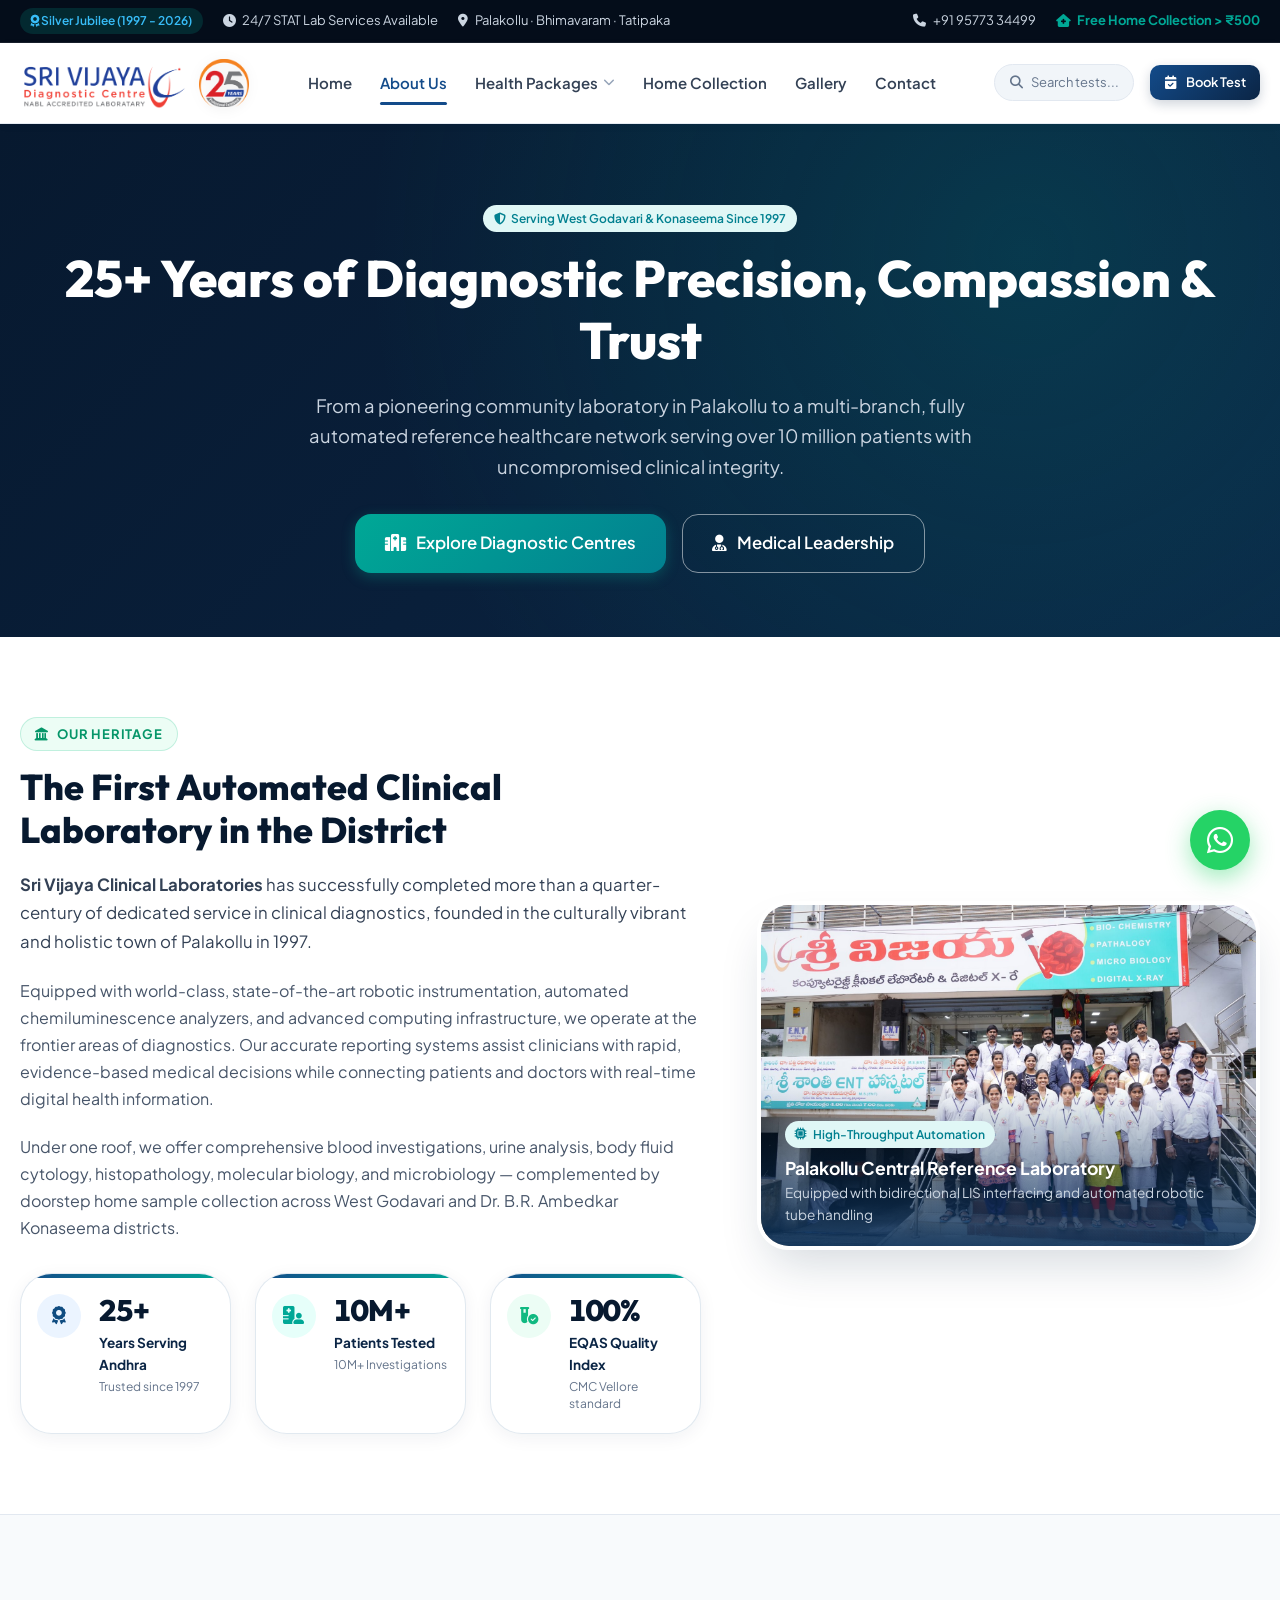
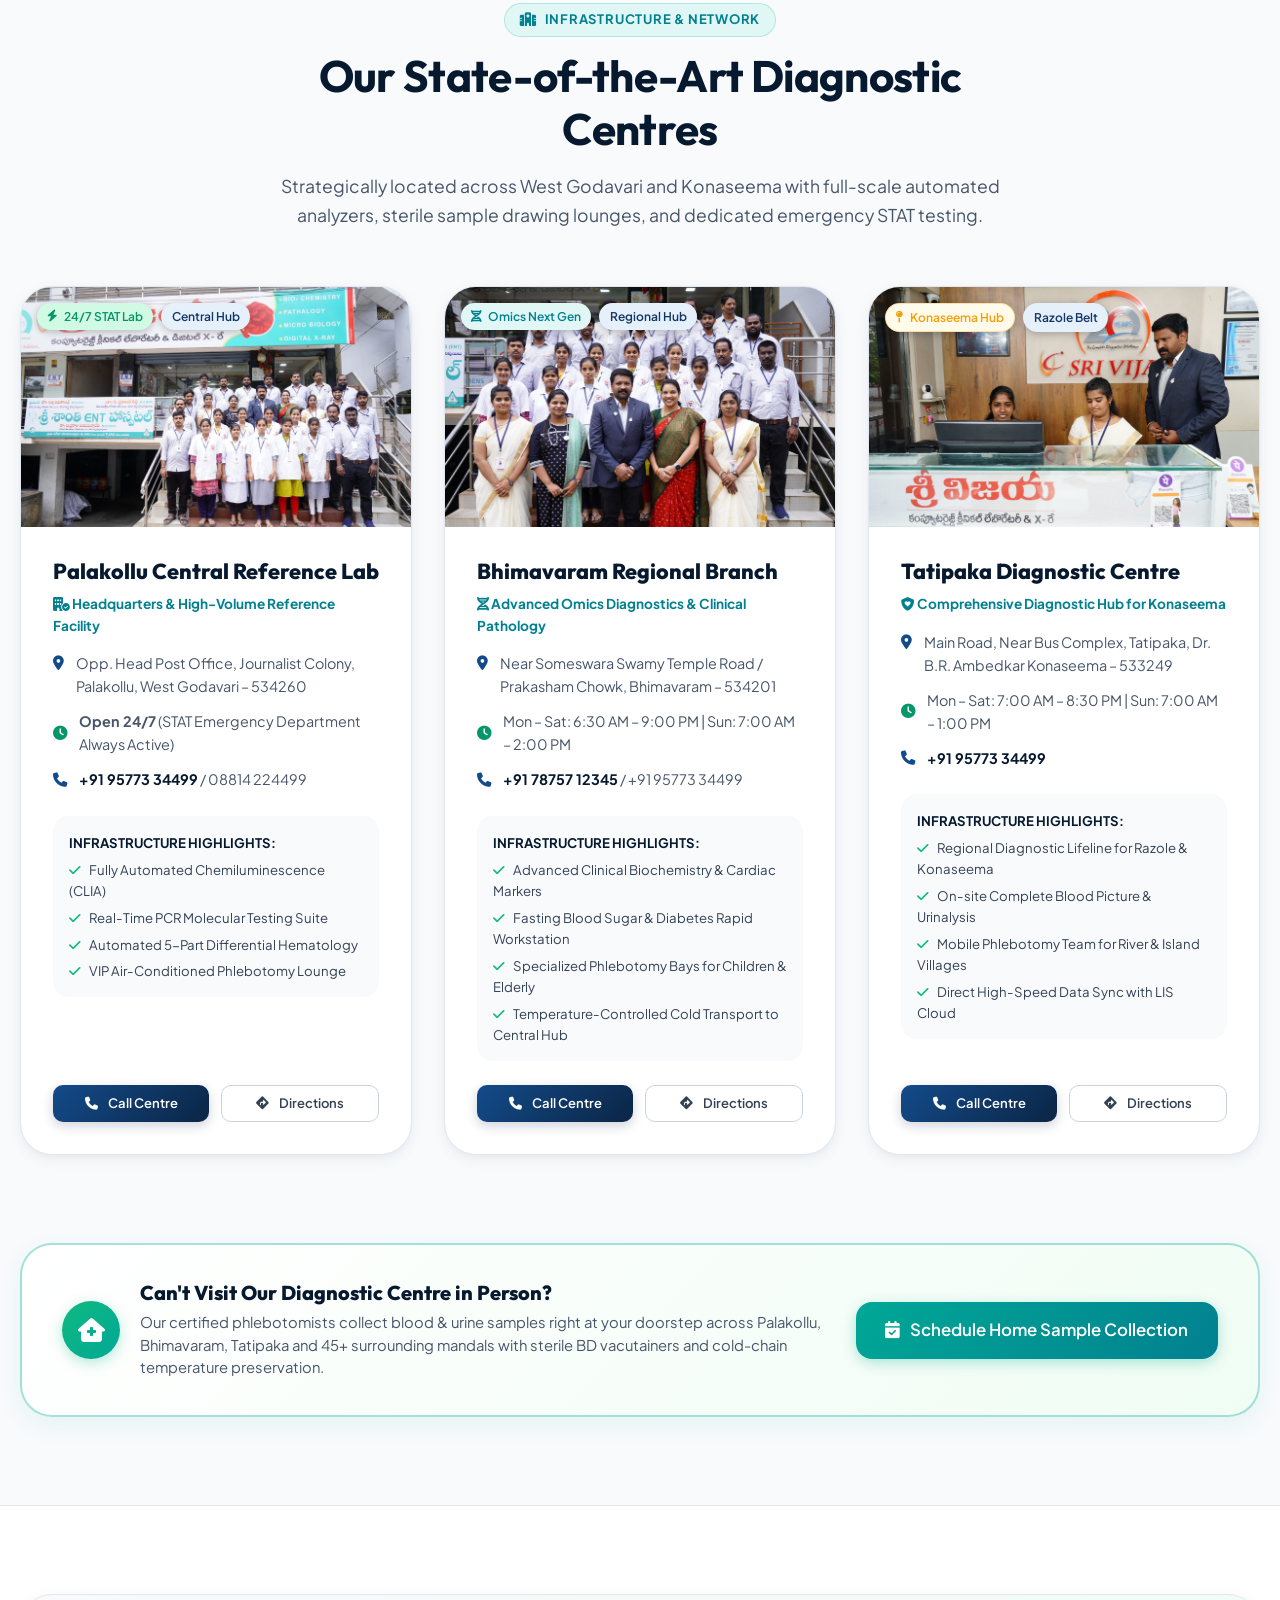
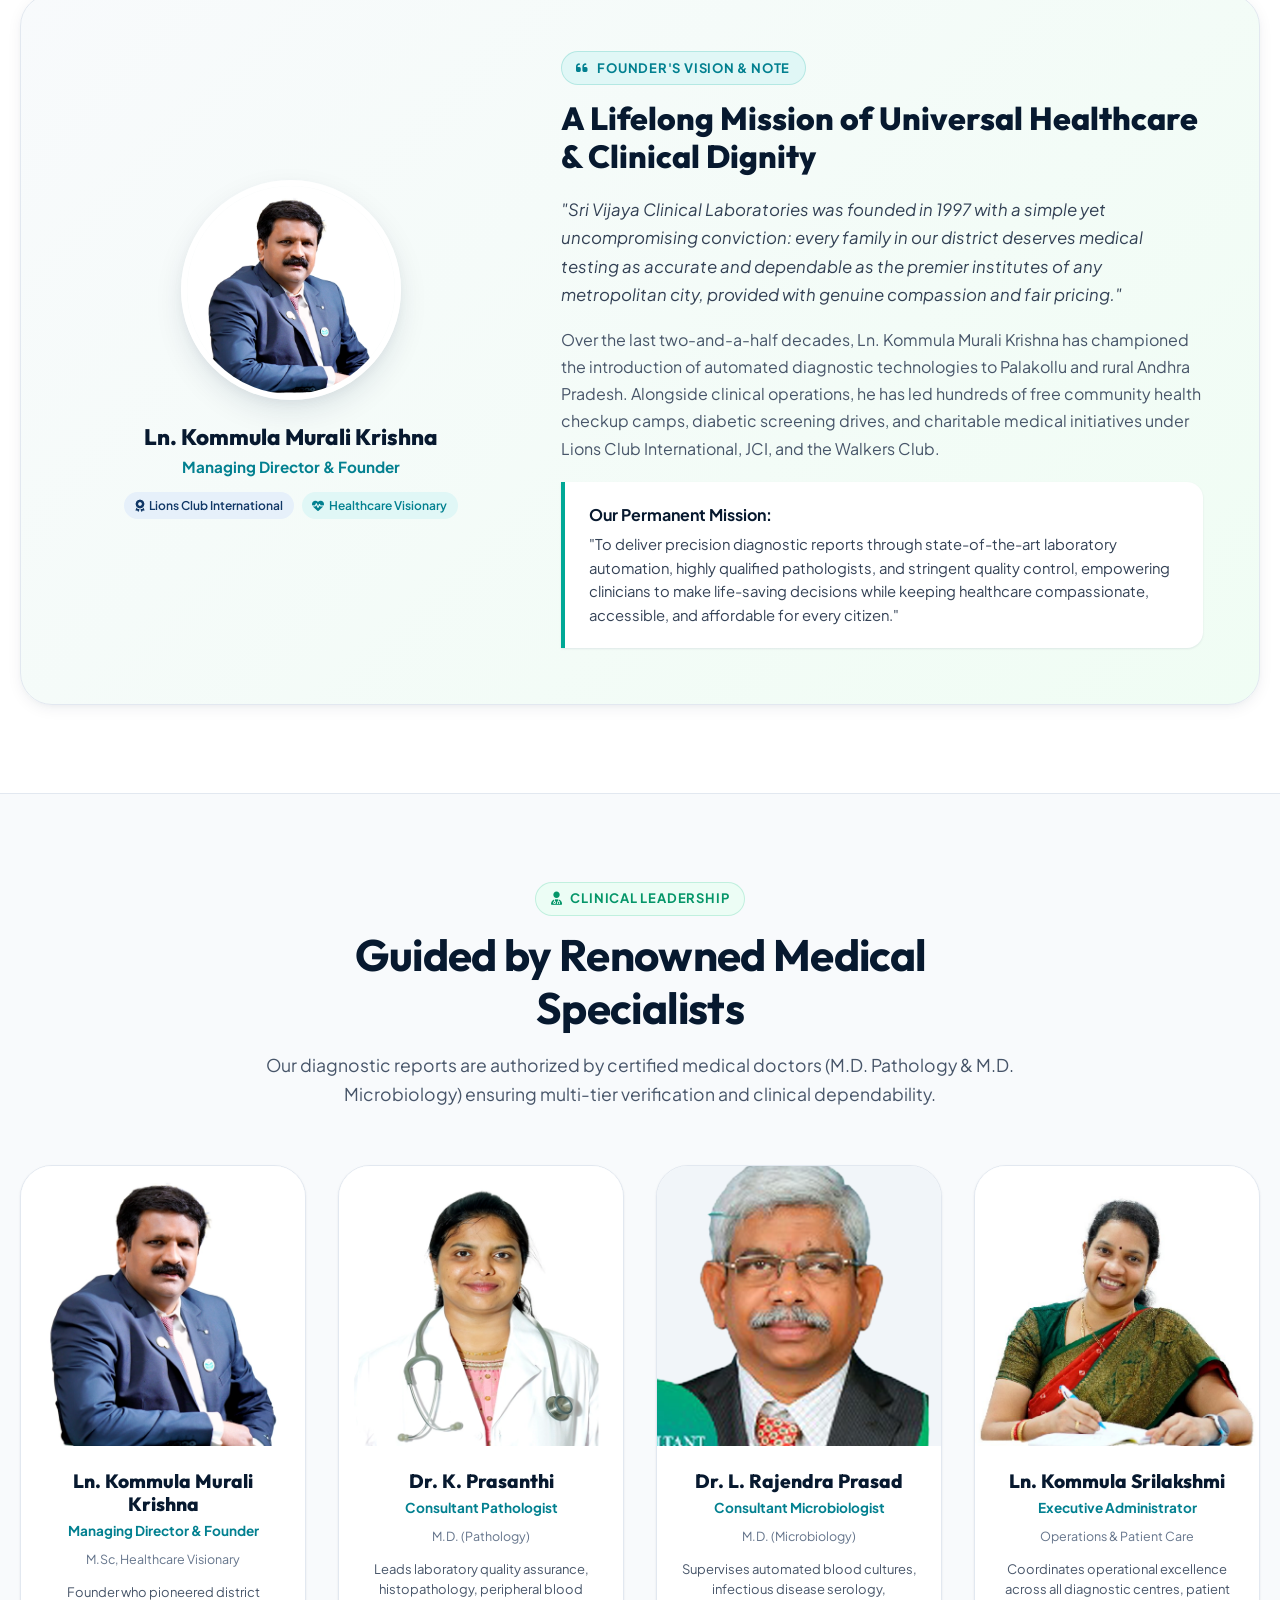
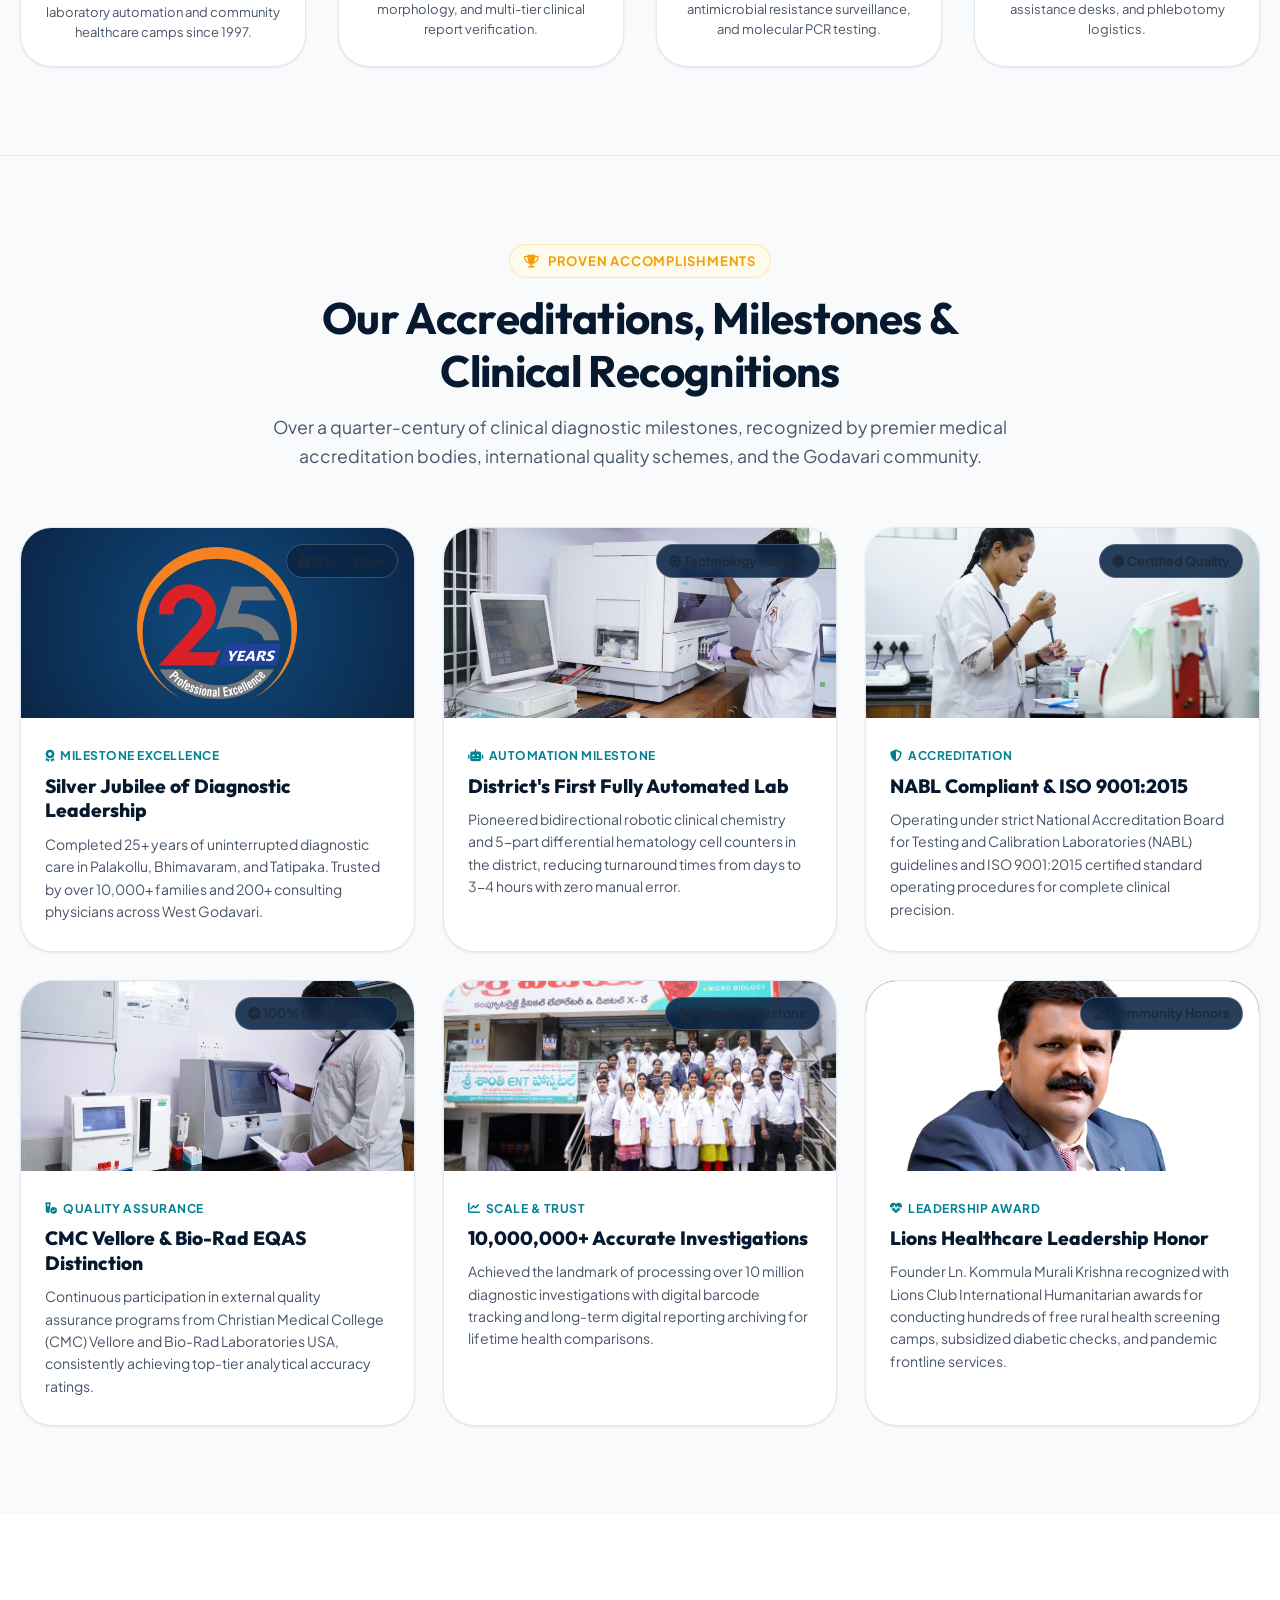
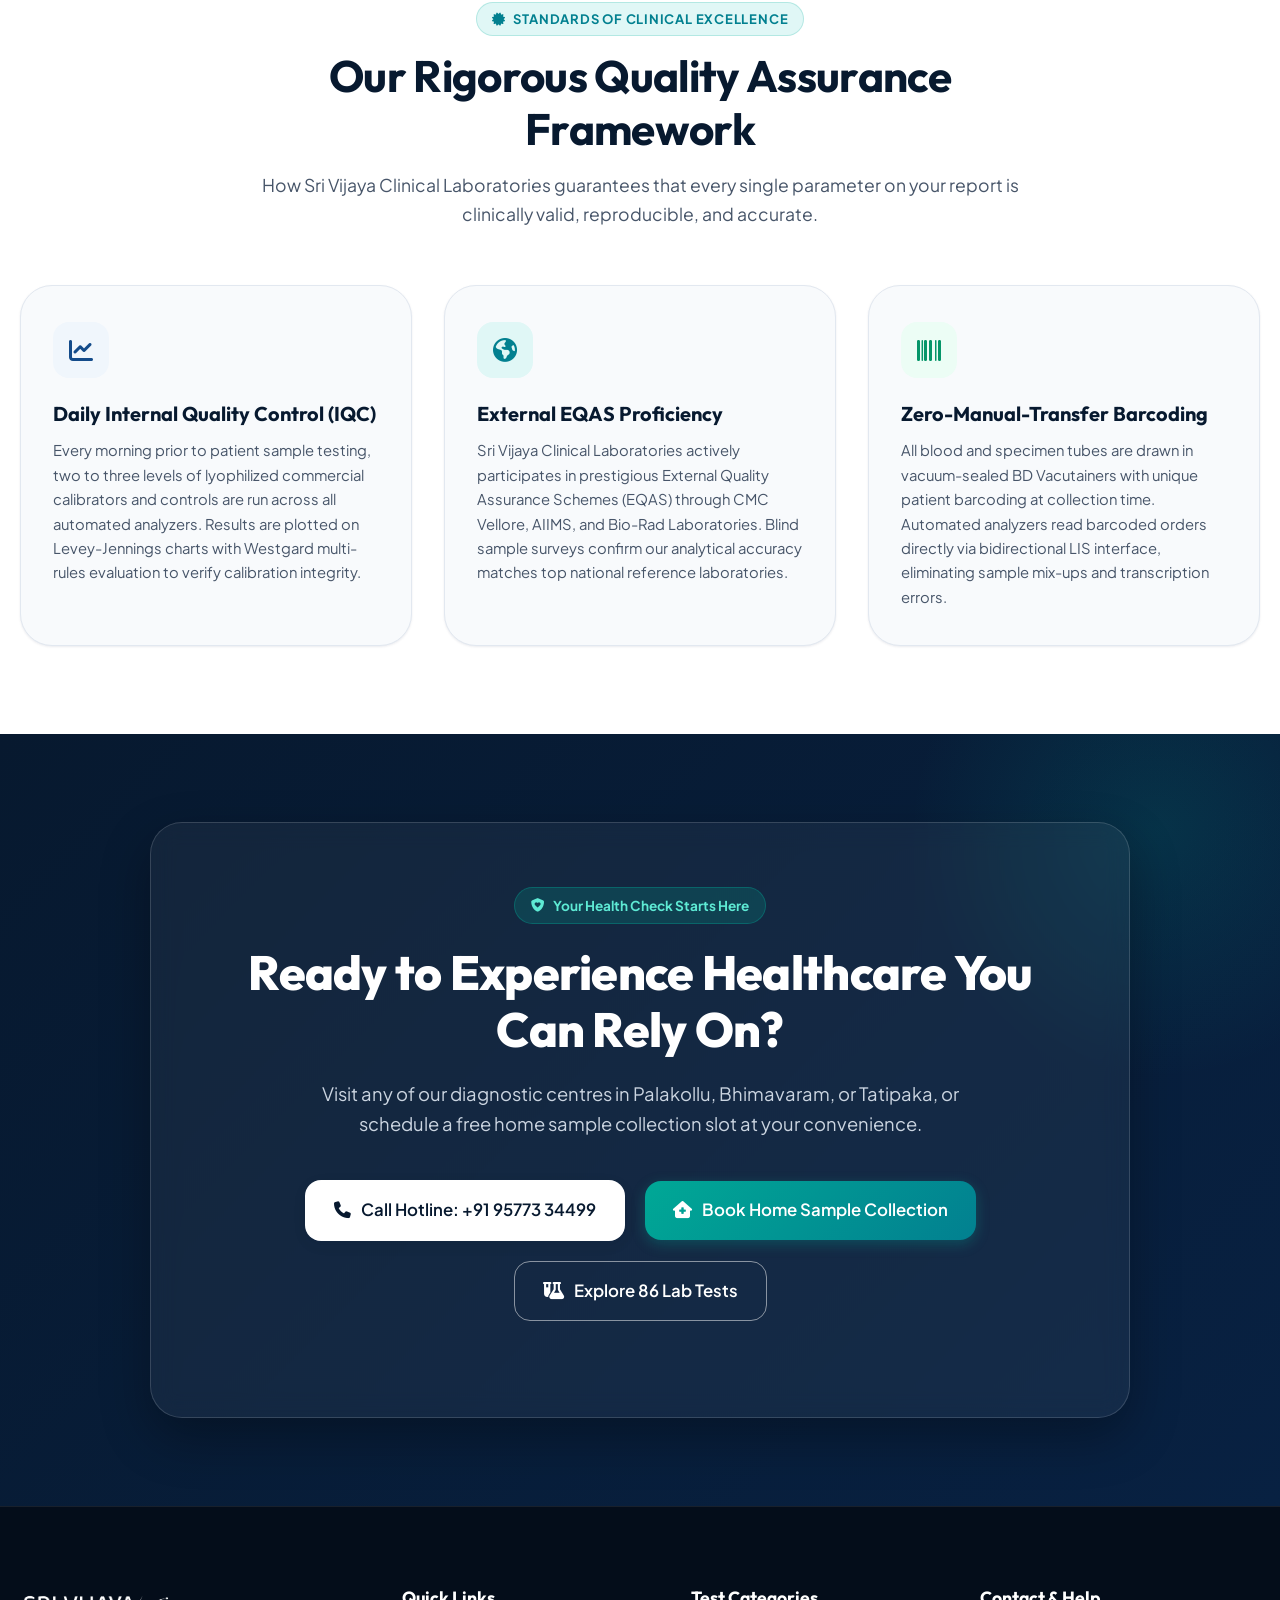
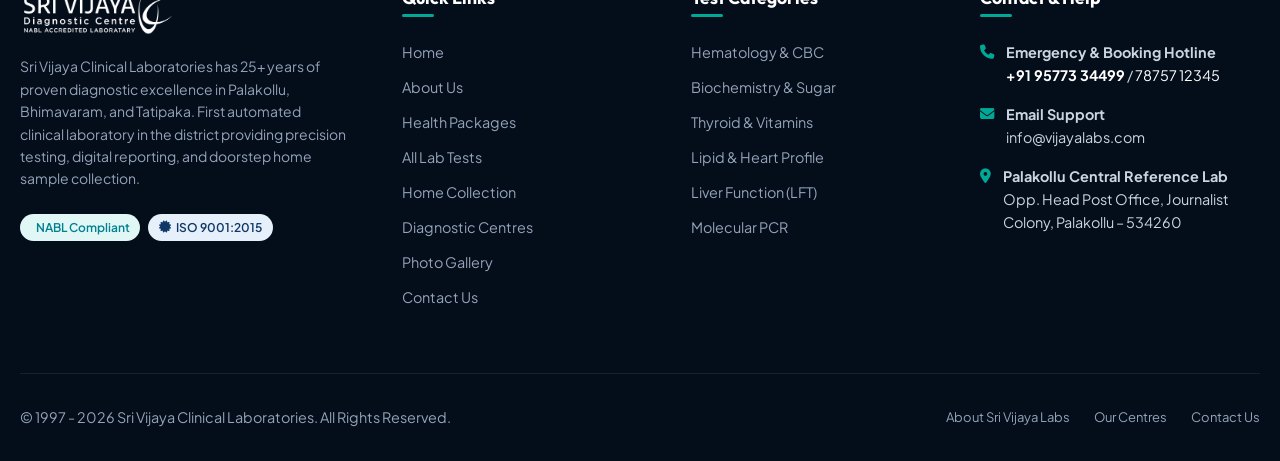
<file: about.html>
<!DOCTYPE html>
<html lang="en">
<head>
  <meta charset="UTF-8">
  <meta name="viewport" content="width=device-width, initial-scale=1.0">
  <title>About Us | Sri Vijaya Clinical Laboratories | 25+ Years of Diagnostic Excellence</title>
  <meta name="description" content="Discover Sri Vijaya Clinical Laboratories' 25+ year journey since 1997 in Palakollu, Bhimavaram and Tatipaka. State-of-the-art diagnostic centers, clinical leadership by Ln. Kommula Murali Krishna and Dr. K. Prasanthi M.D.">
  <link rel="icon" type="image/png" href="assets/images/cropped-logo-png.png">
  
  <!-- Font Awesome 6 Pro / Free -->
  <link rel="stylesheet" href="https://cdnjs.cloudflare.com/ajax/libs/font-awesome/6.4.0/css/all.min.css">
  
  <!-- Custom Modern Stylesheet -->
  <link rel="stylesheet" href="assets/css/style.css">
</head>
<body>

  <!-- Top Announcement Bar (Reports removed) -->
  <div class="topbar">
    <div class="container">
      <div class="topbar-left">
        <span class="topbar-badge"><i class="fa-solid fa-award"></i> Silver Jubilee (1997 - 2026)</span>
        <span class="topbar-link"><i class="fa-solid fa-clock"></i> 24/7 STAT Lab Services Available</span>
        <span class="topbar-link"><i class="fa-solid fa-location-dot"></i> Palakollu · Bhimavaram · Tatipaka</span>
      </div>
      <div class="topbar-right">
        <a href="tel:+919577334499" class="topbar-link"><i class="fa-solid fa-phone"></i> +91 95773 34499</a>
        <a href="home-collection.html" class="topbar-link" style="color: var(--accent-teal); font-weight: 700;">
          <i class="fa-solid fa-house-medical"></i> Free Home Collection &gt; ₹500
        </a>
      </div>
    </div>
  </div>

  <!-- Main Navigation Header (Exact Ordered Nav: 1. Home, 2. About Us, 3. Health Packages [with Lab Tests dropdown], 4. Home Collection, 5. Contact) -->
  <header class="site-header">
    <div class="container">
      <div class="nav-wrapper">
        <div class="logo-group">
          <a href="index.html" style="display: flex; align-items: center; gap: 0.75rem;">
            <img src="assets/images/cropped-Sri-Vijaya_Eng_Logo-01.png" alt="Sri Vijaya Clinical Laboratories" class="site-logo">
            <img src="assets/images/25_year_logo-1024x974.png" alt="25 Years Excellence" class="silver-jubilee-badge">
          </a>
        </div>

        <nav class="nav-menu">
          <div class="nav-item"><a href="index.html" class="nav-link">Home</a></div>
          <div class="nav-item"><a href="about.html" class="nav-link active">About Us</a></div>
          
          <!-- Dropdown: Health Packages & Lab Tests -->
          <div class="nav-item has-dropdown">
            <a href="packages.html" class="nav-link">
              Health Packages <i class="fa-solid fa-chevron-down nav-dropdown-arrow"></i>
            </a>
            <div class="nav-dropdown-menu">
              <a href="packages.html" class="dropdown-item">
                <div class="dropdown-icon teal"><i class="fa-solid fa-shield-heart"></i></div>
                <div>
                  <div class="dropdown-title">All Health Packages</div>
                  <div class="dropdown-desc">Comprehensive preventive full-body health checks</div>
                </div>
              </a>
              <a href="tests.html" class="dropdown-item">
                <div class="dropdown-icon blue"><i class="fa-solid fa-flask-vial"></i></div>
                <div>
                  <div class="dropdown-title">Diagnostic Lab Tests Directory</div>
                  <div class="dropdown-desc">86 individual blood, urine, & molecular tests</div>
                </div>
              </a>
              <div class="dropdown-divider"></div>
              <div class="dropdown-quick-links">
                <span class="dropdown-quick-heading">Popular Categories:</span>
                <div class="dropdown-chips">
                  <a href="tests.html?cat=hematology">Hematology</a>
                  <a href="tests.html?cat=biochemistry">Bio-Chemistry</a>
                  <a href="tests.html?cat=hormones">Thyroid & Vitamins</a>
                  <a href="tests.html?cat=lipid">Lipid & Heart</a>
                  <a href="tests.html?cat=liver">Liver (LFT)</a>
                  <a href="tests.html?cat=molecular">Molecular PCR</a>
                </div>
              </div>
            </div>
          </div>

          <div class="nav-item"><a href="home-collection.html" class="nav-link">Home Collection</a></div>
          <div class="nav-item"><a href="gallery.html" class="nav-link">Gallery</a></div>
          <div class="nav-item"><a href="contact.html" class="nav-link">Contact</a></div>
        </nav>

        <div class="nav-actions">
          <button class="search-trigger-btn" aria-label="Search tests" onclick="openSearchModal()">
            <i class="fa-solid fa-magnifying-glass"></i>
            <span>Search tests...</span>
          </button>

          <button class="btn btn-primary btn-sm" onclick="openBookingCheckoutWizard()">
            <i class="fa-solid fa-calendar-check"></i>
            <span>Book Test</span>
          </button>

          <button class="mobile-menu-toggle" aria-label="Toggle navigation">
            <i class="fa-solid fa-bars"></i>
          </button>
        </div>
      </div>
    </div>
  </header>

  <!-- Hero Section -->
  <section style="background: radial-gradient(circle at 80% 25%, rgba(0, 168, 150, 0.18) 0%, transparent 60%), linear-gradient(135deg, var(--primary-900) 0%, var(--primary-800) 100%); color: var(--white); padding: 5rem 0 4rem 0;">
    <div class="container text-center" style="text-align: center;">
      <span class="badge badge-teal" style="margin-bottom: 1rem;"><i class="fa-solid fa-shield-halved"></i> Serving West Godavari & Konaseema Since 1997</span>
      <h1 style="color: var(--white); font-size: clamp(2.2rem, 4vw, 3.4rem); margin-bottom: 1.25rem; font-weight: 800;">
        25+ Years of Diagnostic Precision, Compassion & Trust
      </h1>
      <p style="color: var(--neutral-300); max-width: 750px; margin: 0 auto 2rem auto; font-size: 1.15rem; line-height: 1.65;">
        From a pioneering community laboratory in Palakollu to a multi-branch, fully automated reference healthcare network serving over 10 million patients with uncompromised clinical integrity.
      </p>

      <div style="display: flex; gap: 1rem; justify-content: center; flex-wrap: wrap;">
        <a href="#centers" class="btn btn-accent btn-lg"><i class="fa-solid fa-hospital"></i> Explore Diagnostic Centres</a>
        <a href="#leadership" class="btn btn-outline-white btn-lg"><i class="fa-solid fa-user-doctor"></i> Medical Leadership</a>
      </div>
    </div>
  </section>

  <!-- Heritage & District First Automated Lab -->
  <section style="padding: 5rem 0; background: var(--white);">
    <div class="container">
      <div class="responsive-split-hero" style="align-items: center;">
        <div>
          <span class="section-tag emerald"><i class="fa-solid fa-landmark"></i> Our Heritage</span>
          <h2 style="font-size: clamp(1.8rem, 2.8vw, 2.4rem); color: var(--primary-900); margin-bottom: 1.25rem; font-weight: 800; line-height: 1.2;">
            The First Automated Clinical Laboratory in the District
          </h2>
          <p style="color: var(--neutral-700); font-size: 1.05rem; line-height: 1.7; margin-bottom: 1.25rem;">
            <strong>Sri Vijaya Clinical Laboratories</strong> has successfully completed more than a quarter-century of dedicated service in clinical diagnostics, founded in the culturally vibrant and holistic town of Palakollu in 1997.
          </p>
          <p style="color: var(--neutral-600); line-height: 1.7; margin-bottom: 1.25rem;">
            Equipped with world-class, state-of-the-art robotic instrumentation, automated chemiluminescence analyzers, and advanced computing infrastructure, we operate at the frontier areas of diagnostics. Our accurate reporting systems assist clinicians with rapid, evidence-based medical decisions while connecting patients and doctors with real-time digital health information.
          </p>
          <p style="color: var(--neutral-600); line-height: 1.7; margin-bottom: 2rem;">
            Under one roof, we offer comprehensive blood investigations, urine analysis, body fluid cytology, histopathology, molecular biology, and microbiology — complemented by doorstep home sample collection across West Godavari and Dr. B.R. Ambedkar Konaseema districts.
          </p>

          <!-- Redesigned Animated Trust Stats (Requirement 2) -->
          <div class="stats-cards-grid stats-grid-3" style="margin-top: 2rem;">
            <div class="stat-card-modern" style="padding: 1.25rem 1rem;">
              <div class="stat-icon-wrapper blue" style="width: 44px; height: 44px; font-size: 1.15rem;"><i class="fa-solid fa-award"></i></div>
              <div>
                <div class="stat-card-number stat-number" data-target="25" data-suffix="+" style="font-size: 1.85rem;">0</div>
                <div class="stat-card-title" style="font-size: 0.85rem;">Years Serving Andhra</div>
                <div class="stat-card-sub" style="font-size: 0.75rem;">Trusted since 1997</div>
              </div>
            </div>

            <div class="stat-card-modern" style="padding: 1.25rem 1rem;">
              <div class="stat-icon-wrapper teal" style="width: 44px; height: 44px; font-size: 1.15rem;"><i class="fa-solid fa-hospital-user"></i></div>
              <div>
                <div class="stat-card-number stat-number" data-target="10" data-suffix="M+" style="font-size: 1.85rem;">0</div>
                <div class="stat-card-title" style="font-size: 0.85rem;">Patients Tested</div>
                <div class="stat-card-sub" style="font-size: 0.75rem;">10M+ Investigations</div>
              </div>
            </div>

            <div class="stat-card-modern" style="padding: 1.25rem 1rem;">
              <div class="stat-icon-wrapper emerald" style="width: 44px; height: 44px; font-size: 1.15rem;"><i class="fa-solid fa-vial-circle-check"></i></div>
              <div>
                <div class="stat-card-number stat-number" data-target="100" data-suffix="%" style="font-size: 1.85rem;">0</div>
                <div class="stat-card-title" style="font-size: 0.85rem;">EQAS Quality Index</div>
                <div class="stat-card-sub" style="font-size: 0.75rem;">CMC Vellore standard</div>
              </div>
            </div>
          </div>
        </div>

        <div>
          <div style="position: relative; border-radius: var(--radius-xl); overflow: hidden; box-shadow: var(--shadow-xl); border: 4px solid var(--white);">
            <img src="assets/images/DSC4607-scaled.jpg" alt="Sri Vijaya Clinical Laboratory Automated Facility" style="width: 100%; height: auto; aspect-ratio: 16 / 11; object-fit: cover; object-position: center 25%; display: block;">
            <div style="position: absolute; bottom: 0; left: 0; right: 0; background: linear-gradient(0deg, rgba(10, 47, 87, 0.9) 0%, rgba(10, 47, 87, 0) 100%); padding: 2rem 1.5rem 1.25rem 1.5rem; color: var(--white);">
              <span class="badge badge-teal" style="margin-bottom: 0.4rem;"><i class="fa-solid fa-microchip"></i> High-Throughput Automation</span>
              <div style="font-weight: 700; font-size: 1.1rem;">Palakollu Central Reference Laboratory</div>
              <div style="font-size: 0.85rem; color: var(--neutral-300);">Equipped with bidirectional LIS interfacing and automated robotic tube handling</div>
            </div>
          </div>
        </div>
      </div>
    </div>
  </section>

  <!-- Item 2: Comprehensive Diagnostic Centers Section -->
  <section id="centers" style="padding: 5.5rem 0; background: var(--neutral-50); border-top: 1px solid var(--neutral-200); border-bottom: 1px solid var(--neutral-200);">
    <div class="container">
      <div class="section-header">
        <span class="section-tag teal"><i class="fa-solid fa-hospital"></i> Infrastructure & Network</span>
        <h2 class="section-title">Our State-of-the-Art Diagnostic Centres</h2>
        <p class="section-subtitle">
          Strategically located across West Godavari and Konaseema with full-scale automated analyzers, sterile sample drawing lounges, and dedicated emergency STAT testing.
        </p>
      </div>

      <!-- Center Cards Grid -->
      <div class="branches-grid">
        
        <!-- Center 1: Palakollu Central Reference Lab -->
        <div class="center-card" style="background: var(--white); border-radius: var(--radius-xl); overflow: hidden; border: 1px solid var(--neutral-200); box-shadow: var(--shadow-md); display: flex; flex-direction: column;">
          <div style="position: relative; height: 240px; overflow: hidden;">
            <img src="assets/images/DSC4607-scaled.jpg" alt="Palakollu Central Reference Laboratory" style="width: 100%; height: 100%; object-fit: cover; object-position: center 25%; transition: transform 0.4s ease;">
            <div style="position: absolute; top: 1rem; left: 1rem; display: flex; gap: 0.5rem; flex-wrap: wrap;">
              <span class="badge badge-emerald" style="box-shadow: 0 2px 8px rgba(0,0,0,0.25);"><i class="fa-solid fa-bolt"></i> 24/7 STAT Lab</span>
              <span class="badge badge-primary" style="box-shadow: 0 2px 8px rgba(0,0,0,0.25);">Central Hub</span>
            </div>
          </div>

          <div style="padding: 2rem; flex: 1; display: flex; flex-direction: column;">
            <h3 style="font-size: 1.35rem; color: var(--primary-900); margin-bottom: 0.5rem; font-weight: 800;">
              Palakollu Central Reference Lab
            </h3>
            <div style="font-size: 0.85rem; color: var(--accent-teal-dark); font-weight: 700; margin-bottom: 1rem;">
              <i class="fa-solid fa-building-circle-check"></i> Headquarters & High-Volume Reference Facility
            </div>

            <div style="display: flex; flex-direction: column; gap: 0.75rem; margin-bottom: 1.5rem; font-size: 0.9rem; color: var(--neutral-600);">
              <div style="display: flex; gap: 0.75rem; align-items: flex-start;">
                <i class="fa-solid fa-location-dot" style="color: var(--primary-600); margin-top: 0.25rem;"></i>
                <div>Opp. Head Post Office, Journalist Colony, Palakollu, West Godavari – 534260</div>
              </div>
              <div style="display: flex; gap: 0.75rem; align-items: center;">
                <i class="fa-solid fa-clock" style="color: var(--emerald-600);"></i>
                <div><strong>Open 24/7</strong> (STAT Emergency Department Always Active)</div>
              </div>
              <div style="display: flex; gap: 0.75rem; align-items: center;">
                <i class="fa-solid fa-phone" style="color: var(--primary-600);"></i>
                <div><a href="tel:+919577334499" style="font-weight: 700; color: var(--primary-900);">+91 95773 34499</a> / 08814 224499</div>
              </div>
            </div>

            <div style="background: var(--neutral-50); border-radius: var(--radius-md); padding: 1rem; margin-bottom: 1.5rem; font-size: 0.825rem; color: var(--neutral-700);">
              <div style="font-weight: 700; color: var(--primary-900); margin-bottom: 0.4rem; text-transform: uppercase;">Infrastructure Highlights:</div>
              <ul style="list-style: none; padding: 0; margin: 0; display: flex; flex-direction: column; gap: 0.35rem;">
                <li><i class="fa-solid fa-check" style="color: var(--emerald-500); margin-right: 0.35rem;"></i> Fully Automated Chemiluminescence (CLIA)</li>
                <li><i class="fa-solid fa-check" style="color: var(--emerald-500); margin-right: 0.35rem;"></i> Real-Time PCR Molecular Testing Suite</li>
                <li><i class="fa-solid fa-check" style="color: var(--emerald-500); margin-right: 0.35rem;"></i> Automated 5-Part Differential Hematology</li>
                <li><i class="fa-solid fa-check" style="color: var(--emerald-500); margin-right: 0.35rem;"></i> VIP Air-Conditioned Phlebotomy Lounge</li>
              </ul>
            </div>

            <div style="margin-top: auto; display: flex; gap: 0.75rem;">
              <a href="tel:+919577334499" class="btn btn-primary btn-sm" style="flex: 1;">
                <i class="fa-solid fa-phone"></i> Call Centre
              </a>
              <a href="https://maps.google.com/?q=Sri+Vijaya+Clinical+Laboratories+Palakollu" target="_blank" class="btn btn-outline btn-sm" style="flex: 1;">
                <i class="fa-solid fa-diamond-turn-right"></i> Directions
              </a>
            </div>
          </div>
        </div>

        <!-- Center 2: Bhimavaram Regional Branch & Omics Next Gen -->
        <div class="center-card" style="background: var(--white); border-radius: var(--radius-xl); overflow: hidden; border: 1px solid var(--neutral-200); box-shadow: var(--shadow-md); display: flex; flex-direction: column;">
          <div style="position: relative; height: 240px; overflow: hidden;">
            <img src="assets/images/DSC4620-scaled.jpg" alt="Bhimavaram Regional Centre & Omics Diagnostics" style="width: 100%; height: 100%; object-fit: cover; transition: transform 0.4s ease;">
            <div style="position: absolute; top: 1rem; left: 1rem; display: flex; gap: 0.5rem; flex-wrap: wrap;">
              <span class="badge badge-teal" style="box-shadow: 0 2px 8px rgba(0,0,0,0.25);"><i class="fa-solid fa-dna"></i> Omics Next Gen</span>
              <span class="badge badge-primary" style="box-shadow: 0 2px 8px rgba(0,0,0,0.25);">Regional Hub</span>
            </div>
          </div>

          <div style="padding: 2rem; flex: 1; display: flex; flex-direction: column;">
            <h3 style="font-size: 1.35rem; color: var(--primary-900); margin-bottom: 0.5rem; font-weight: 800;">
              Bhimavaram Regional Branch
            </h3>
            <div style="font-size: 0.85rem; color: var(--accent-teal-dark); font-weight: 700; margin-bottom: 1rem;">
              <i class="fa-solid fa-dna"></i> Advanced Omics Diagnostics & Clinical Pathology
            </div>

            <div style="display: flex; flex-direction: column; gap: 0.75rem; margin-bottom: 1.5rem; font-size: 0.9rem; color: var(--neutral-600);">
              <div style="display: flex; gap: 0.75rem; align-items: flex-start;">
                <i class="fa-solid fa-location-dot" style="color: var(--primary-600); margin-top: 0.25rem;"></i>
                <div>Near Someswara Swamy Temple Road / Prakasham Chowk, Bhimavaram – 534201</div>
              </div>
              <div style="display: flex; gap: 0.75rem; align-items: center;">
                <i class="fa-solid fa-clock" style="color: var(--emerald-600);"></i>
                <div>Mon – Sat: 6:30 AM – 9:00 PM | Sun: 7:00 AM – 2:00 PM</div>
              </div>
              <div style="display: flex; gap: 0.75rem; align-items: center;">
                <i class="fa-solid fa-phone" style="color: var(--primary-600);"></i>
                <div><a href="tel:+917875712345" style="font-weight: 700; color: var(--primary-900);">+91 78757 12345</a> / +91 95773 34499</div>
              </div>
            </div>

            <div style="background: var(--neutral-50); border-radius: var(--radius-md); padding: 1rem; margin-bottom: 1.5rem; font-size: 0.825rem; color: var(--neutral-700);">
              <div style="font-weight: 700; color: var(--primary-900); margin-bottom: 0.4rem; text-transform: uppercase;">Infrastructure Highlights:</div>
              <ul style="list-style: none; padding: 0; margin: 0; display: flex; flex-direction: column; gap: 0.35rem;">
                <li><i class="fa-solid fa-check" style="color: var(--emerald-500); margin-right: 0.35rem;"></i> Advanced Clinical Biochemistry & Cardiac Markers</li>
                <li><i class="fa-solid fa-check" style="color: var(--emerald-500); margin-right: 0.35rem;"></i> Fasting Blood Sugar & Diabetes Rapid Workstation</li>
                <li><i class="fa-solid fa-check" style="color: var(--emerald-500); margin-right: 0.35rem;"></i> Specialized Phlebotomy Bays for Children & Elderly</li>
                <li><i class="fa-solid fa-check" style="color: var(--emerald-500); margin-right: 0.35rem;"></i> Temperature-Controlled Cold Transport to Central Hub</li>
              </ul>
            </div>

            <div style="margin-top: auto; display: flex; gap: 0.75rem;">
              <a href="tel:+917875712345" class="btn btn-primary btn-sm" style="flex: 1;">
                <i class="fa-solid fa-phone"></i> Call Centre
              </a>
              <a href="https://maps.google.com/?q=Sri+Vijaya+Clinical+Laboratories+Bhimavaram" target="_blank" class="btn btn-outline btn-sm" style="flex: 1;">
                <i class="fa-solid fa-diamond-turn-right"></i> Directions
              </a>
            </div>
          </div>
        </div>

        <!-- Center 3: Tatipaka / Razole Konaseema Diagnostic Hub -->
        <div class="center-card" style="background: var(--white); border-radius: var(--radius-xl); overflow: hidden; border: 1px solid var(--neutral-200); box-shadow: var(--shadow-md); display: flex; flex-direction: column;">
          <div style="position: relative; height: 240px; overflow: hidden;">
            <img src="assets/images/DSC4766-scaled.jpg" alt="Tatipaka Konaseema Diagnostic Hub" style="width: 100%; height: 100%; object-fit: cover; transition: transform 0.4s ease;">
            <div style="position: absolute; top: 1rem; left: 1rem; display: flex; gap: 0.5rem; flex-wrap: wrap;">
              <span class="badge badge-amber" style="box-shadow: 0 2px 8px rgba(0,0,0,0.25);"><i class="fa-solid fa-map-pin"></i> Konaseema Hub</span>
              <span class="badge badge-primary" style="box-shadow: 0 2px 8px rgba(0,0,0,0.25);">Razole Belt</span>
            </div>
          </div>

          <div style="padding: 2rem; flex: 1; display: flex; flex-direction: column;">
            <h3 style="font-size: 1.35rem; color: var(--primary-900); margin-bottom: 0.5rem; font-weight: 800;">
              Tatipaka Diagnostic Centre
            </h3>
            <div style="font-size: 0.85rem; color: var(--accent-teal-dark); font-weight: 700; margin-bottom: 1rem;">
              <i class="fa-solid fa-shield-heart"></i> Comprehensive Diagnostic Hub for Konaseema
            </div>

            <div style="display: flex; flex-direction: column; gap: 0.75rem; margin-bottom: 1.5rem; font-size: 0.9rem; color: var(--neutral-600);">
              <div style="display: flex; gap: 0.75rem; align-items: flex-start;">
                <i class="fa-solid fa-location-dot" style="color: var(--primary-600); margin-top: 0.25rem;"></i>
                <div>Main Road, Near Bus Complex, Tatipaka, Dr. B.R. Ambedkar Konaseema – 533249</div>
              </div>
              <div style="display: flex; gap: 0.75rem; align-items: center;">
                <i class="fa-solid fa-clock" style="color: var(--emerald-600);"></i>
                <div>Mon – Sat: 7:00 AM – 8:30 PM | Sun: 7:00 AM – 1:00 PM</div>
              </div>
              <div style="display: flex; gap: 0.75rem; align-items: center;">
                <i class="fa-solid fa-phone" style="color: var(--primary-600);"></i>
                <div><a href="tel:+919577334499" style="font-weight: 700; color: var(--primary-900);">+91 95773 34499</a></div>
              </div>
            </div>

            <div style="background: var(--neutral-50); border-radius: var(--radius-md); padding: 1rem; margin-bottom: 1.5rem; font-size: 0.825rem; color: var(--neutral-700);">
              <div style="font-weight: 700; color: var(--primary-900); margin-bottom: 0.4rem; text-transform: uppercase;">Infrastructure Highlights:</div>
              <ul style="list-style: none; padding: 0; margin: 0; display: flex; flex-direction: column; gap: 0.35rem;">
                <li><i class="fa-solid fa-check" style="color: var(--emerald-500); margin-right: 0.35rem;"></i> Regional Diagnostic Lifeline for Razole & Konaseema</li>
                <li><i class="fa-solid fa-check" style="color: var(--emerald-500); margin-right: 0.35rem;"></i> On-site Complete Blood Picture & Urinalysis</li>
                <li><i class="fa-solid fa-check" style="color: var(--emerald-500); margin-right: 0.35rem;"></i> Mobile Phlebotomy Team for River & Island Villages</li>
                <li><i class="fa-solid fa-check" style="color: var(--emerald-500); margin-right: 0.35rem;"></i> Direct High-Speed Data Sync with LIS Cloud</li>
              </ul>
            </div>

            <div style="margin-top: auto; display: flex; gap: 0.75rem;">
              <a href="tel:+919577334499" class="btn btn-primary btn-sm" style="flex: 1;">
                <i class="fa-solid fa-phone"></i> Call Centre
              </a>
              <a href="https://maps.google.com/?q=Sri+Vijaya+Clinical+Laboratories+Tatipaka" target="_blank" class="btn btn-outline btn-sm" style="flex: 1;">
                <i class="fa-solid fa-diamond-turn-right"></i> Directions
              </a>
            </div>
          </div>
        </div>

      </div>

      <!-- Redesigned Home Sample Collection Across All Centres Callout (Requirement 3) -->
      <div class="home-visit-callout-card">
        <div class="home-visit-callout-content">
          <div class="home-visit-callout-icon">
            <i class="fa-solid fa-house-medical"></i>
          </div>
          <div>
            <h4 style="font-size: 1.25rem; color: var(--primary-900); margin: 0 0 0.35rem 0; font-weight: 800;">Can't Visit Our Diagnostic Centre in Person?</h4>
            <p style="font-size: 0.925rem; color: var(--neutral-600); margin: 0; line-height: 1.55;">
              Our certified phlebotomists collect blood & urine samples right at your doorstep across Palakollu, Bhimavaram, Tatipaka and 45+ surrounding mandals with sterile BD vacutainers and cold-chain temperature preservation.
            </p>
          </div>
        </div>
        <a href="home-collection.html" class="btn btn-accent btn-lg home-visit-callout-btn">
          <i class="fa-solid fa-calendar-check"></i> <span>Schedule Home Sample Collection</span>
        </a>
      </div>

    </div>
  </section>

  <!-- Founder & Chairman's Note -->
  <section style="padding: 5.5rem 0; background: var(--white);">
    <div class="container">
      <div style="background: linear-gradient(135deg, #F8FAFC 0%, #F0FDF4 100%); border-radius: var(--radius-xl); padding: 3.5rem; box-shadow: var(--shadow-md); border: 1px solid var(--neutral-200);">
        <div class="responsive-founder-grid" style="align-items: center;">
          <div style="text-align: center;">
            <div style="width: 220px; height: 220px; border-radius: 50%; overflow: hidden; margin: 0 auto 1.5rem auto; border: 6px solid var(--white); box-shadow: var(--shadow-lg);">
              <img src="assets/images/Murali-gari.webp" alt="Ln. Kommula Murali Krishna" style="width: 100%; height: 100%; object-fit: cover;">
            </div>
            <h3 style="font-size: 1.4rem; color: var(--primary-900); margin-bottom: 0.25rem; font-weight: 800;">Ln. Kommula Murali Krishna</h3>
            <div style="color: var(--accent-teal-dark); font-weight: 700; font-size: 0.95rem; margin-bottom: 0.75rem;">Managing Director & Founder</div>
            <div style="display: inline-flex; gap: 0.5rem; font-size: 0.75rem; flex-wrap: wrap; justify-content: center;">
              <span class="badge badge-primary"><i class="fa-solid fa-award"></i> Lions Club International</span>
              <span class="badge badge-teal"><i class="fa-solid fa-heart-pulse"></i> Healthcare Visionary</span>
            </div>
          </div>

          <div>
            <span class="section-tag teal"><i class="fa-solid fa-quote-left"></i> Founder's Vision & Note</span>
            <h2 style="font-size: clamp(1.8rem, 2.5vw, 2.2rem); color: var(--primary-900); margin-bottom: 1.25rem; font-weight: 800;">
              A Lifelong Mission of Universal Healthcare & Clinical Dignity
            </h2>
            <p style="color: var(--neutral-700); font-size: 1.05rem; line-height: 1.7; margin-bottom: 1rem; font-style: italic;">
              "Sri Vijaya Clinical Laboratories was founded in 1997 with a simple yet uncompromising conviction: every family in our district deserves medical testing as accurate and dependable as the premier institutes of any metropolitan city, provided with genuine compassion and fair pricing."
            </p>
            <p style="color: var(--neutral-600); line-height: 1.7; margin-bottom: 1.25rem;">
              Over the last two-and-a-half decades, Ln. Kommula Murali Krishna has championed the introduction of automated diagnostic technologies to Palakollu and rural Andhra Pradesh. Alongside clinical operations, he has led hundreds of free community health checkup camps, diabetic screening drives, and charitable medical initiatives under Lions Club International, JCI, and the Walkers Club.
            </p>
            <div style="background: var(--white); border-left: 4px solid var(--accent-teal); padding: 1.25rem 1.5rem; border-radius: 0 var(--radius-md) var(--radius-md) 0; box-shadow: var(--shadow-sm);">
              <strong style="color: var(--primary-900); font-size: 1rem;">Our Permanent Mission:</strong>
              <p style="color: var(--neutral-700); font-size: 0.925rem; margin-top: 0.35rem; line-height: 1.6;">
                "To deliver precision diagnostic reports through state-of-the-art laboratory automation, highly qualified pathologists, and stringent quality control, empowering clinicians to make life-saving decisions while keeping healthcare compassionate, accessible, and affordable for every citizen."
              </p>
            </div>
          </div>
        </div>
      </div>
    </div>
  </section>

  <!-- Item 13: Clinical Leadership & Renowned Medical Team -->
  <section id="leadership" style="padding: 5.5rem 0; background: var(--neutral-50); border-top: 1px solid var(--neutral-200);">
    <div class="container">
      <div class="section-header">
        <span class="section-tag emerald"><i class="fa-solid fa-user-doctor"></i> Clinical Leadership</span>
        <h2 class="section-title">Guided by Renowned Medical Specialists</h2>
        <p class="section-subtitle">
          Our diagnostic reports are authorized by certified medical doctors (M.D. Pathology & M.D. Microbiology) ensuring multi-tier verification and clinical dependability.
        </p>
      </div>

      <div class="team-grid">
        <div class="team-card">
          <div class="team-img-wrap"><img src="assets/images/Murali-gari.webp" alt="Ln. Kommula Murali Krishna" class="team-img"></div>
          <div class="team-body">
            <h4 class="team-name">Ln. Kommula Murali Krishna</h4>
            <div class="team-title">Managing Director & Founder</div>
            <div class="team-credentials">M.Sc, Healthcare Visionary</div>
            <p class="team-bio">Founder who pioneered district laboratory automation and community healthcare camps since 1997.</p>
          </div>
        </div>

        <div class="team-card">
          <div class="team-img-wrap"><img src="assets/images/Dr.prasanthi.webp" alt="Dr. K. Prasanthi" class="team-img"></div>
          <div class="team-body">
            <h4 class="team-name">Dr. K. Prasanthi</h4>
            <div class="team-title">Consultant Pathologist</div>
            <div class="team-credentials">M.D. (Pathology)</div>
            <p class="team-bio">Leads laboratory quality assurance, histopathology, peripheral blood morphology, and multi-tier clinical report verification.</p>
          </div>
        </div>

        <div class="team-card">
          <div class="team-img-wrap"><img src="assets/images/Team-.png" alt="Dr. L. Rajendra Prasad" class="team-img"></div>
          <div class="team-body">
            <h4 class="team-name">Dr. L. Rajendra Prasad</h4>
            <div class="team-title">Consultant Microbiologist</div>
            <div class="team-credentials">M.D. (Microbiology)</div>
            <p class="team-bio">Supervises automated blood cultures, infectious disease serology, antimicrobial resistance surveillance, and molecular PCR testing.</p>
          </div>
        </div>

        <div class="team-card">
          <div class="team-img-wrap"><img src="assets/images/laksjmi.jpg" alt="Ln. Kommula Srilakshmi" class="team-img"></div>
          <div class="team-body">
            <h4 class="team-name">Ln. Kommula Srilakshmi</h4>
            <div class="team-title">Executive Administrator</div>
            <div class="team-credentials">Operations & Patient Care</div>
            <p class="team-bio">Coordinates operational excellence across all diagnostic centres, patient assistance desks, and phlebotomy logistics.</p>
          </div>
        </div>
      </div>
    </div>
  </section>

  <!-- Dedicated Laboratory Achievements & Recognitions Section (Requirement 7) -->
  <section class="achievements-section" id="achievementsSection" style="padding: 5.5rem 0; background: var(--neutral-50); border-top: 1px solid var(--neutral-200);">
    <div class="container">
      <div class="section-header text-center">
        <span class="section-tag amber"><i class="fa-solid fa-trophy"></i> Proven Accomplishments</span>
        <h2 class="section-title">Our Accreditations, Milestones & Clinical Recognitions</h2>
        <p class="section-subtitle">
          Over a quarter-century of clinical diagnostic milestones, recognized by premier medical accreditation bodies, international quality schemes, and the Godavari community.
        </p>
      </div>

      <div class="achievements-grid">
        <div class="achievement-card">
          <div class="achievement-img-wrap" style="display: flex; align-items: center; justify-content: center; background: radial-gradient(circle, #0F4C81 0%, #0B2545 100%);">
            <img src="assets/images/25_year_logo-1024x974.png" alt="25 Years Silver Jubilee" style="width: auto; height: 80%; object-fit: contain;">
            <span class="achievement-year-badge"><i class="fa-solid fa-calendar-check"></i> 1997 – 2026</span>
          </div>
          <div class="achievement-body">
            <span class="achievement-tag"><i class="fa-solid fa-award"></i> Milestone Excellence</span>
            <h3 class="achievement-title">Silver Jubilee of Diagnostic Leadership</h3>
            <p class="achievement-desc">
              Completed 25+ years of uninterrupted diagnostic care in Palakollu, Bhimavaram, and Tatipaka. Trusted by over 10,000+ families and 200+ consulting physicians across West Godavari.
            </p>
          </div>
        </div>

        <div class="achievement-card">
          <div class="achievement-img-wrap">
            <img src="assets/images/DSC4658-768x512.jpg" alt="Automated 5-Part Hematology Analyzers">
            <span class="achievement-year-badge"><i class="fa-solid fa-microchip"></i> Technology Pioneer</span>
          </div>
          <div class="achievement-body">
            <span class="achievement-tag"><i class="fa-solid fa-robot"></i> Automation Milestone</span>
            <h3 class="achievement-title">District's First Fully Automated Lab</h3>
            <p class="achievement-desc">
              Pioneered bidirectional robotic clinical chemistry and 5-part differential hematology cell counters in the district, reducing turnaround times from days to 3-4 hours with zero manual error.
            </p>
          </div>
        </div>

        <div class="achievement-card">
          <div class="achievement-img-wrap">
            <img src="assets/images/DSC4694-768x512.jpg" alt="NABL & ISO Quality Standards">
            <span class="achievement-year-badge"><i class="fa-solid fa-certificate"></i> Certified Quality</span>
          </div>
          <div class="achievement-body">
            <span class="achievement-tag"><i class="fa-solid fa-shield-halved"></i> Accreditation</span>
            <h3 class="achievement-title">NABL Compliant & ISO 9001:2015</h3>
            <p class="achievement-desc">
              Operating under strict National Accreditation Board for Testing and Calibration Laboratories (NABL) guidelines and ISO 9001:2015 certified standard operating procedures for complete clinical precision.
            </p>
          </div>
        </div>

        <div class="achievement-card">
          <div class="achievement-img-wrap">
            <img src="assets/images/DSC4675-768x512.jpg" alt="Chemiluminescence and EQAS testing">
            <span class="achievement-year-badge"><i class="fa-solid fa-circle-check"></i> 100% Quality Score</span>
          </div>
          <div class="achievement-body">
            <span class="achievement-tag"><i class="fa-solid fa-vial-circle-check"></i> Quality Assurance</span>
            <h3 class="achievement-title">CMC Vellore & Bio-Rad EQAS Distinction</h3>
            <p class="achievement-desc">
              Continuous participation in external quality assurance programs from Christian Medical College (CMC) Vellore and Bio-Rad Laboratories USA, consistently achieving top-tier analytical accuracy ratings.
            </p>
          </div>
        </div>

        <div class="achievement-card">
          <div class="achievement-img-wrap">
            <img src="assets/images/DSC4607-scaled.jpg" alt="Palakollu Reference Laboratory Team">
            <span class="achievement-year-badge"><i class="fa-solid fa-users"></i> Historic Milestone</span>
          </div>
          <div class="achievement-body">
            <span class="achievement-tag"><i class="fa-solid fa-chart-line"></i> Scale & Trust</span>
            <h3 class="achievement-title">10,000,000+ Accurate Investigations</h3>
            <p class="achievement-desc">
              Achieved the landmark of processing over 10 million diagnostic investigations with digital barcode tracking and long-term digital reporting archiving for lifetime health comparisons.
            </p>
          </div>
        </div>

        <div class="achievement-card">
          <div class="achievement-img-wrap">
            <img src="assets/images/Murali-gari.webp" alt="Ln. Kommula Murali Krishna" style="object-position: center 20%;">
            <span class="achievement-year-badge"><i class="fa-solid fa-hand-holding-heart"></i> Community Honors</span>
          </div>
          <div class="achievement-body">
            <span class="achievement-tag"><i class="fa-solid fa-heart-pulse"></i> Leadership Award</span>
            <h3 class="achievement-title">Lions Healthcare Leadership Honor</h3>
            <p class="achievement-desc">
              Founder Ln. Kommula Murali Krishna recognized with Lions Club International Humanitarian awards for conducting hundreds of free rural health screening camps, subsidized diabetic checks, and pandemic frontline services.
            </p>
          </div>
        </div>
      </div>
    </div>
  </section>
  
  <!-- Quality Assurance Framework & Protocols (IQC / EQAS / Barcoding) -->
  <section style="padding: 5.5rem 0; background: var(--white);">
    <div class="container">
      <div class="section-header">
        <span class="section-tag teal"><i class="fa-solid fa-certificate"></i> Standards of Clinical Excellence</span>
        <h2 class="section-title">Our Rigorous Quality Assurance Framework</h2>
        <p class="section-subtitle">
          How Sri Vijaya Clinical Laboratories guarantees that every single parameter on your report is clinically valid, reproducible, and accurate.
        </p>
      </div>

      <div class="responsive-grid-3">
        
        <div style="background: var(--neutral-50); border-radius: var(--radius-xl); padding: 2.25rem 2rem; border: 1px solid var(--neutral-200); box-shadow: var(--shadow-sm);">
          <div style="width: 56px; height: 56px; border-radius: var(--radius-md); background: var(--primary-50); color: var(--primary-600); display: flex; align-items: center; justify-content: center; font-size: 1.5rem; margin-bottom: 1.5rem;">
            <i class="fa-solid fa-chart-line"></i>
          </div>
          <h4 style="font-size: 1.25rem; color: var(--primary-900); margin-bottom: 0.75rem; font-weight: 700;">Daily Internal Quality Control (IQC)</h4>
          <p style="font-size: 0.925rem; color: var(--neutral-600); line-height: 1.65;">
            Every morning prior to patient sample testing, two to three levels of lyophilized commercial calibrators and controls are run across all automated analyzers. Results are plotted on Levey-Jennings charts with Westgard multi-rules evaluation to verify calibration integrity.
          </p>
        </div>

        <div style="background: var(--neutral-50); border-radius: var(--radius-xl); padding: 2.25rem 2rem; border: 1px solid var(--neutral-200); box-shadow: var(--shadow-sm);">
          <div style="width: 56px; height: 56px; border-radius: var(--radius-md); background: var(--accent-teal-light); color: var(--accent-teal-dark); display: flex; align-items: center; justify-content: center; font-size: 1.5rem; margin-bottom: 1.5rem;">
            <i class="fa-solid fa-earth-americas"></i>
          </div>
          <h4 style="font-size: 1.25rem; color: var(--primary-900); margin-bottom: 0.75rem; font-weight: 700;">External EQAS Proficiency</h4>
          <p style="font-size: 0.925rem; color: var(--neutral-600); line-height: 1.65;">
            Sri Vijaya Clinical Laboratories actively participates in prestigious External Quality Assurance Schemes (EQAS) through CMC Vellore, AIIMS, and Bio-Rad Laboratories. Blind sample surveys confirm our analytical accuracy matches top national reference laboratories.
          </p>
        </div>

        <div style="background: var(--neutral-50); border-radius: var(--radius-xl); padding: 2.25rem 2rem; border: 1px solid var(--neutral-200); box-shadow: var(--shadow-sm);">
          <div style="width: 56px; height: 56px; border-radius: var(--radius-md); background: var(--emerald-50); color: var(--emerald-600); display: flex; align-items: center; justify-content: center; font-size: 1.5rem; margin-bottom: 1.5rem;">
            <i class="fa-solid fa-barcode"></i>
          </div>
          <h4 style="font-size: 1.25rem; color: var(--primary-900); margin-bottom: 0.75rem; font-weight: 700;">Zero-Manual-Transfer Barcoding</h4>
          <p style="font-size: 0.925rem; color: var(--neutral-600); line-height: 1.65;">
            All blood and specimen tubes are drawn in vacuum-sealed BD Vacutainers with unique patient barcoding at collection time. Automated analyzers read barcoded orders directly via bidirectional LIS interface, eliminating sample mix-ups and transcription errors.
          </p>
        </div>

      </div>
    </div>
  </section>

  <!-- Final CTA Section (Item 7 styling, all 3 buttons visible) -->
  <section class="cta-banner-section">
    <div class="container">
      <div class="cta-banner-inner">
        <span class="cta-banner-tag">
          <i class="fa-solid fa-shield-heart"></i> Your Health Check Starts Here
        </span>
        <h2 class="cta-banner-title">
          Ready to Experience Healthcare You Can Rely On?
        </h2>
        <p class="cta-banner-subtitle">
          Visit any of our diagnostic centres in Palakollu, Bhimavaram, or Tatipaka, or schedule a free home sample collection slot at your convenience.
        </p>
        <div class="cta-banner-btn-group">
          <a href="tel:+919577334499" class="btn btn-white btn-lg">
            <i class="fa-solid fa-phone"></i> Call Hotline: +91 95773 34499
          </a>
          <a href="home-collection.html" class="btn btn-accent btn-lg">
            <i class="fa-solid fa-house-medical"></i> Book Home Sample Collection
          </a>
          <a href="tests.html" class="btn btn-outline-white btn-lg">
            <i class="fa-solid fa-flask-vial"></i> Explore 86 Lab Tests
          </a>
        </div>
      </div>
    </div>
  </section>

  <!-- Slide-Over Booking Cart Drawer -->
  <div id="cartBackdrop" class="cart-backdrop" onclick="VijayaCart.closeDrawer()">
    <div class="cart-drawer" onclick="event.stopPropagation()">
      <div class="cart-header">
        <div class="cart-title">
          <i class="fa-solid fa-clipboard-list" style="color: var(--primary-600);"></i>
          <span>Your Booking List</span>
        </div>
        <button class="cart-close-btn" onclick="VijayaCart.closeDrawer()" aria-label="Close cart">
          <i class="fa-solid fa-xmark"></i>
        </button>
      </div>

      <div id="cartDrawerBody" class="cart-body"></div>

      <div id="cartDrawerFooter" class="cart-footer">
        <div class="cart-summary-line">
          <span>Subtotal</span>
          <span id="cartSubtotalDisplay">₹0</span>
        </div>
        <div class="cart-summary-line" style="color: var(--emerald-600);">
          <span>Package / Test Savings</span>
          <span id="cartSavingsDisplay">₹0</span>
        </div>
        <div class="cart-summary-line">
          <span>Home Sample Collection</span>
          <span style="color: var(--emerald-600); font-weight: 700;">FREE (Orders above ₹500)</span>
        </div>
        <div class="cart-total-line">
          <span>Estimated Total:</span>
          <span id="cartTotalDisplay">₹0</span>
        </div>

        <button class="btn btn-accent btn-lg" style="width: 100%;" onclick="openBookingCheckoutWizard()">
          <i class="fa-solid fa-calendar-check"></i> Proceed to Checkout
        </button>
      </div>
    </div>
  </div>

  <!-- Booking Checkout Wizard Modal (With WhatsApp Integration) -->
  <div id="checkoutModal" class="modal-overlay">
    <div class="modal-container" style="max-width: 620px;">
      <div class="modal-header">
        <h3 class="modal-title"><i class="fa-solid fa-clipboard-check" style="color: var(--accent-teal); margin-right: 0.5rem;"></i> Schedule Your Diagnostic Appointment</h3>
        <button class="modal-close-btn" onclick="closeAllModals()"><i class="fa-solid fa-xmark"></i></button>
      </div>
      <div class="modal-body" id="checkoutWizardContent">
        <div style="margin-bottom: 1.5rem; background: var(--neutral-50); border: 1px solid var(--neutral-200); border-radius: var(--radius-md); padding: 1rem;">
          <div style="font-size: 0.85rem; color: var(--neutral-500); margin-bottom: 0.5rem; text-transform: uppercase; font-weight: 700;">Selected Tests & Packages:</div>
          <div id="checkoutItemsReview"></div>
          <div style="display: flex; justify-content: space-between; margin-top: 0.75rem; padding-top: 0.5rem; border-top: 1px dashed var(--neutral-300);">
            <strong>Estimated Total:</strong>
            <strong id="checkoutTotalAmount" style="color: var(--primary-900); font-size: 1.15rem;">₹0</strong>
          </div>
        </div>

        <form id="bookingForm" onsubmit="submitBookingForm(event)">
          <div class="form-group">
            <label class="form-label">Patient Full Name *</label>
            <input type="text" name="patientName" class="form-control" placeholder="Enter patient's full name" required>
          </div>

          <div class="responsive-form-row">
            <div class="form-group">
              <label class="form-label">Phone / WhatsApp Number *</label>
              <input type="tel" name="patientPhone" class="form-control" placeholder="10-digit mobile number" pattern="[0-9]{10}" required>
            </div>
            <div class="form-group">
              <label class="form-label">Patient Age & Gender *</label>
              <input type="text" name="patientAge" class="form-control" placeholder="e.g. 45 / Male" required>
            </div>
          </div>

          <div class="form-group">
            <label class="form-label">Collection Method *</label>
            <div class="responsive-form-row">
              <label style="border: 1.5px solid var(--primary-200); border-radius: var(--radius-md); padding: 0.75rem; display: flex; align-items: center; gap: 0.5rem; cursor: pointer;">
                <input type="radio" name="collectionType" value="home" checked>
                <span><strong>Home Sample Collection</strong> (Doorstep)</span>
              </label>
              <label style="border: 1.5px solid var(--neutral-200); border-radius: var(--radius-md); padding: 0.75rem; display: flex; align-items: center; gap: 0.5rem; cursor: pointer;">
                <input type="radio" name="collectionType" value="walkin">
                <span><strong>Walk-in Lab Visit</strong> (Centre)</span>
              </label>
            </div>
          </div>

          <div class="responsive-form-row">
            <div class="form-group">
              <label class="form-label">Preferred Date *</label>
              <input type="date" name="bookingDate" class="form-control" required>
            </div>
            <div class="form-group">
              <label class="form-label">Time Slot *</label>
              <select name="bookingSlot" class="form-control" required>
                <option value="06:00 AM - 08:00 AM (Early Fasting)">06:00 AM - 08:00 AM (Fasting)</option>
                <option value="08:00 AM - 10:00 AM (Morning)">08:00 AM - 10:00 AM (Morning)</option>
                <option value="10:00 AM - 12:00 PM (Mid-day)">10:00 AM - 12:00 PM (Mid-day)</option>
                <option value="02:00 PM - 05:00 PM (Afternoon)">02:00 PM - 05:00 PM (Afternoon)</option>
                <option value="05:00 PM - 08:00 PM (Evening)">05:00 PM - 08:00 PM (Evening)</option>
              </select>
            </div>
          </div>

          <div class="form-group">
            <label class="form-label">Home Address & PIN code (If Home Collection)</label>
            <textarea name="patientAddress" class="form-control" rows="2" placeholder="House/Flat No, Landmark, Town/Village and 6-digit PIN code"></textarea>
          </div>

          <button type="submit" class="btn btn-accent btn-lg" style="width: 100%;">
            <i class="fa-solid fa-lock"></i> Confirm & Book Appointment
          </button>
        </form>
      </div>
    </div>
  </div>

  <!-- Universal Search Modal -->
  <div id="searchModal" class="modal-overlay">
    <div class="modal-container">
      <div class="modal-header">
        <h3 class="modal-title">Search Tests & Health Packages</h3>
        <button class="modal-close-btn" onclick="closeAllModals()"><i class="fa-solid fa-xmark"></i></button>
      </div>
      <div class="modal-body">
        <div class="search-modal-input-wrap">
          <i class="fa-solid fa-magnifying-glass search-modal-icon"></i>
          <input type="text" id="searchModalInput" class="search-modal-input" placeholder="Type test name, organ, or package...">
        </div>
        <div id="searchResultsList" class="search-results-list"></div>
      </div>
    </div>
  </div>

  <!-- Item 11: Consistent Standard Footer (Identical to index.html, Reports removed) -->
  <footer class="site-footer">
    <div class="container">
      <div class="footer-grid">
        <div>
          <div class="footer-brand">
            <img src="assets/images/cropped-Sri-Vijaya_Eng_Logo-01.png" alt="Sri Vijaya Clinical Laboratories" class="footer-logo">
          </div>
          <p style="font-size: 0.875rem; line-height: 1.6; margin-bottom: 1.5rem; color: var(--neutral-400);">
            Sri Vijaya Clinical Laboratories has 25+ years of proven diagnostic excellence in Palakollu, Bhimavaram, and Tatipaka. First automated clinical laboratory in the district providing precision testing, digital reporting, and doorstep home sample collection.
          </p>
          <div style="display: flex; gap: 0.5rem; flex-wrap: wrap;">
            <span class="badge badge-teal"><i class="fa-solid fa-shield-check"></i> NABL Compliant</span>
            <span class="badge badge-primary"><i class="fa-solid fa-certificate"></i> ISO 9001:2015</span>
          </div>
        </div>

        <div>
          <h4 class="footer-col-title">Quick Links</h4>
          <ul class="footer-links-list">
            <li><a href="index.html">Home</a></li>
            <li><a href="about.html">About Us</a></li>
            <li><a href="packages.html">Health Packages</a></li>
            <li><a href="tests.html">All Lab Tests</a></li>
            <li><a href="home-collection.html">Home Collection</a></li>
            <li><a href="about.html#centers">Diagnostic Centres</a></li>
            <li><a href="gallery.html">Photo Gallery</a></li>
            <li><a href="contact.html">Contact Us</a></li>
          </ul>
        </div>

        <div>
          <h4 class="footer-col-title">Test Categories</h4>
          <ul class="footer-links-list">
            <li><a href="tests.html?cat=hematology">Hematology & CBC</a></li>
            <li><a href="tests.html?cat=biochemistry">Biochemistry & Sugar</a></li>
            <li><a href="tests.html?cat=hormones">Thyroid & Vitamins</a></li>
            <li><a href="tests.html?cat=lipid">Lipid & Heart Profile</a></li>
            <li><a href="tests.html?cat=liver">Liver Function (LFT)</a></li>
            <li><a href="tests.html?cat=molecular">Molecular PCR</a></li>
          </ul>
        </div>

        <div>
          <h4 class="footer-col-title">Contact & Help</h4>
          <div class="footer-contact-item">
            <i class="fa-solid fa-phone"></i>
            <div>
              <strong>Emergency & Booking Hotline</strong><br>
              <a href="tel:+919577334499" style="color: var(--white); font-weight: 700;">+91 95773 34499</a> / <a href="tel:+917875712345" style="color: var(--white);">78757 12345</a>
            </div>
          </div>
          <div class="footer-contact-item">
            <i class="fa-solid fa-envelope"></i>
            <div>
              <strong>Email Support</strong><br>
              <a href="mailto:info@vijayalabs.com" style="color: var(--neutral-300);">info@vijayalabs.com</a>
            </div>
          </div>
          <div class="footer-contact-item">
            <i class="fa-solid fa-location-dot"></i>
            <div>
              <strong>Palakollu Central Reference Lab</strong><br>
              Opp. Head Post Office, Journalist Colony, Palakollu – 534260
            </div>
          </div>
        </div>
      </div>

      <div class="footer-bottom">
        <div>
          &copy; 1997 - 2026 Sri Vijaya Clinical Laboratories. All Rights Reserved.
        </div>
        <div style="display: flex; gap: 1.5rem; font-size: 0.8125rem;">
          <a href="about.html">About Sri Vijaya Labs</a>
          <a href="about.html#centers">Our Centres</a>
          <a href="contact.html">Contact Us</a>
        </div>
      </div>
    </div>
  </footer>

  <!-- Floating WhatsApp Action Button -->
  <a href="https://wa.me/919577334499?text=Hello%20Sri%20Vijaya%20Clinical%20Laboratories,%20I%20would%20like%20to%20know%20more%20about%20your%20services." target="_blank" class="floating-whatsapp-btn" aria-label="Chat on WhatsApp">
    <i class="fa-brands fa-whatsapp"></i>
  </a>

  <!-- Mobile Bottom Bar (Standardized Navigation) -->
  <div class="mobile-bottom-bar">
    <div class="mobile-bar-actions">
      <a href="index.html" class="mobile-nav-pill">
        <i class="fa-solid fa-house"></i>
        <span>Home</span>
      </a>
      <a href="tests.html" class="mobile-nav-pill">
        <i class="fa-solid fa-flask-vial"></i>
        <span>Tests</span>
      </a>
      <a href="packages.html" class="mobile-nav-pill">
        <i class="fa-solid fa-shield-heart"></i>
        <span>Packages</span>
      </a>
      <a href="home-collection.html" class="mobile-nav-pill">
        <i class="fa-solid fa-house-medical"></i>
        <span>Home Visit</span>
      </a>
      <a href="https://wa.me/919577334499?text=Hello%20Vijaya%20Labs" target="_blank" class="btn btn-whatsapp btn-sm" style="width: 44px; height: 44px; border-radius: 50%; padding: 0; display: flex; align-items: center; justify-content: center;">
        <i class="fa-brands fa-whatsapp" style="font-size: 1.25rem;"></i>
      </a>
    </div>
  </div>

  <!-- Scripts -->
  <script src="assets/js/tests-data.js"></script>
  <script src="assets/js/main.js"></script>
</body>
</html>
</file>
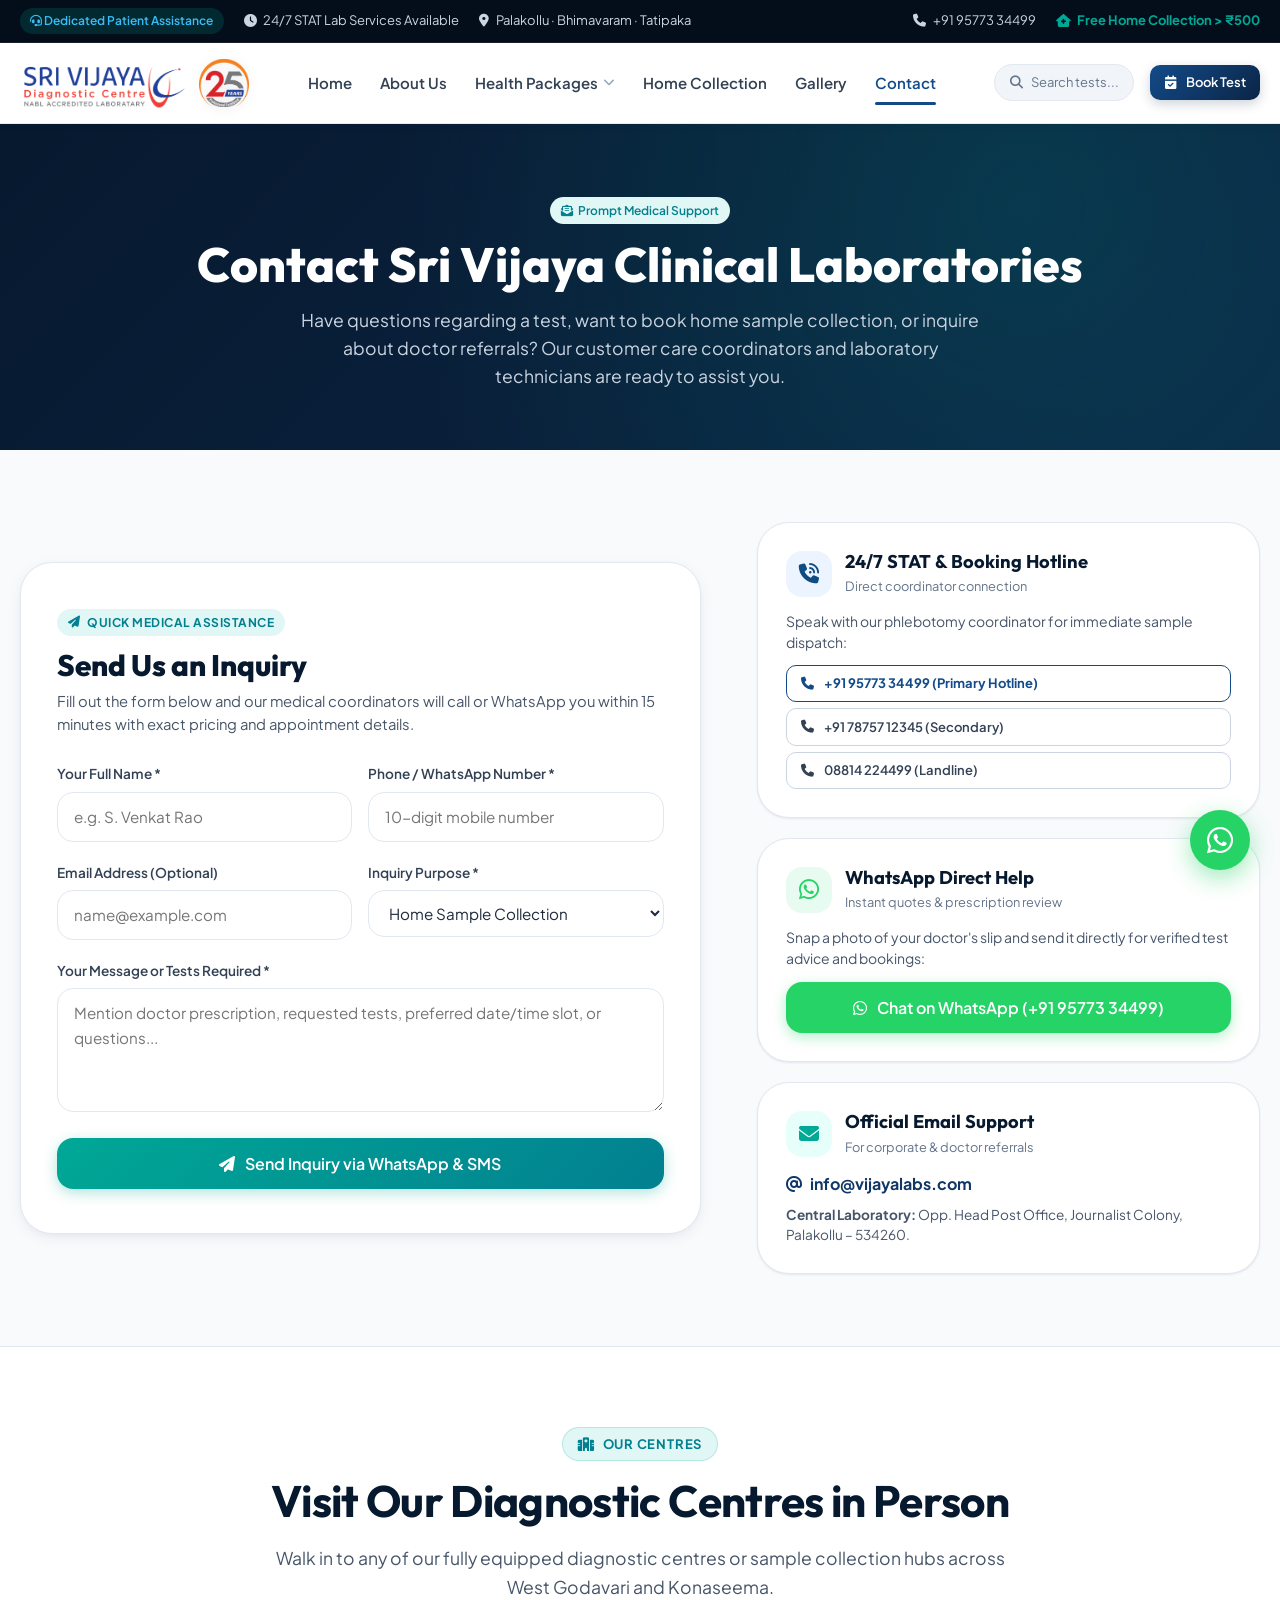
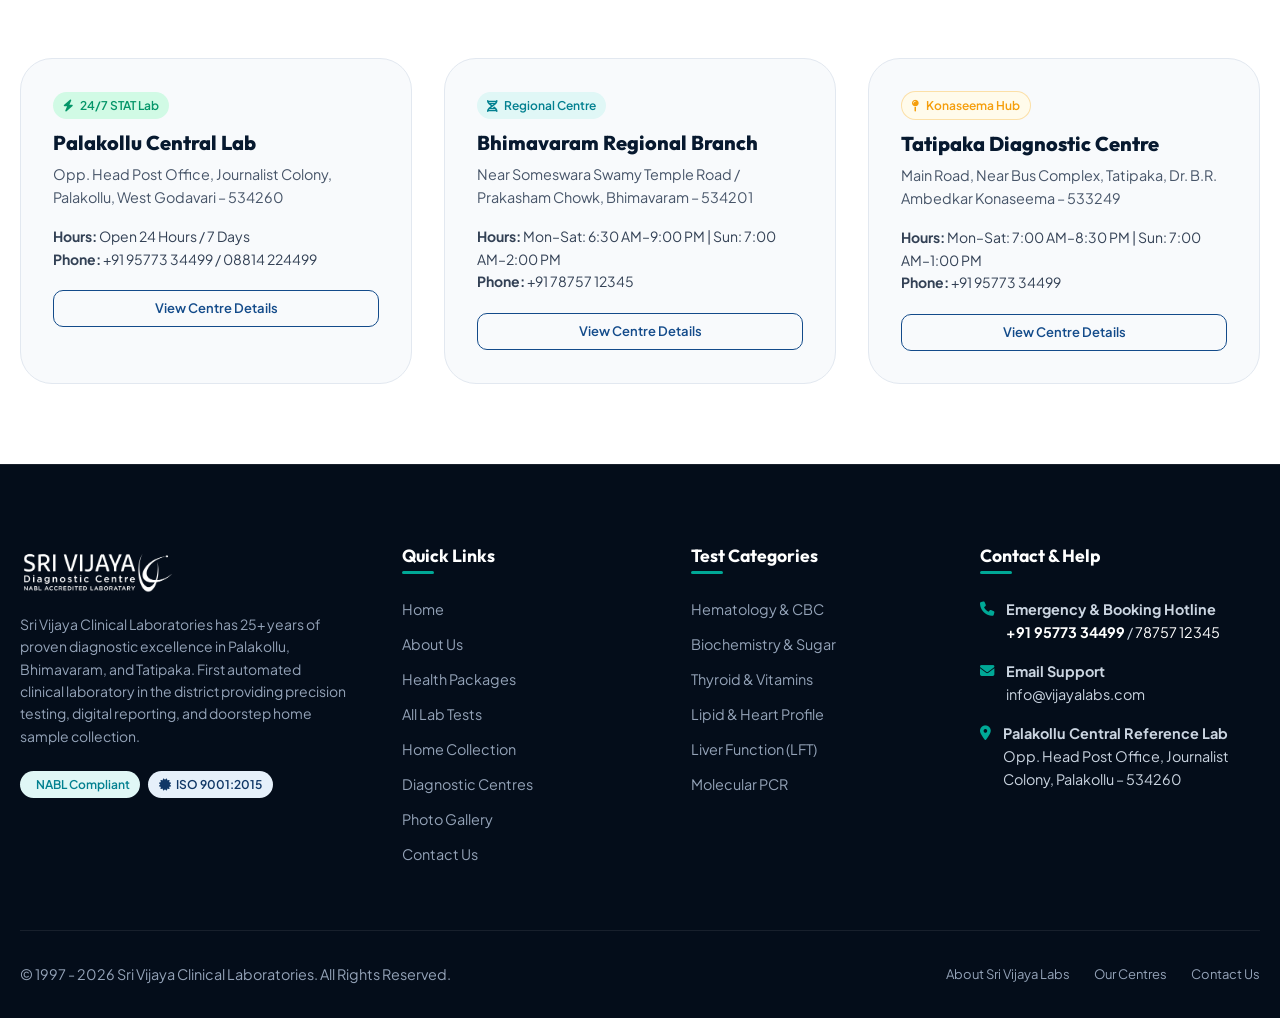
<file: contact.html>
<!DOCTYPE html>
<html lang="en">
<head>
  <meta charset="UTF-8">
  <meta name="viewport" content="width=device-width, initial-scale=1.0">
  <title>Contact Us & Diagnostic Enquiries | Sri Vijaya Clinical Laboratories</title>
  <meta name="description" content="Get in touch with Sri Vijaya Clinical Laboratories. Contact numbers, WhatsApp instant booking (+91 95773 34499), branch addresses in Palakollu, Bhimavaram, Tatipaka and doctor referrals.">
  <link rel="icon" type="image/png" href="assets/images/cropped-logo-png.png">
  
  <!-- Font Awesome 6 Pro / Free -->
  <link rel="stylesheet" href="https://cdnjs.cloudflare.com/ajax/libs/font-awesome/6.4.0/css/all.min.css">
  
  <!-- Custom Modern Stylesheet -->
  <link rel="stylesheet" href="assets/css/style.css">
</head>
<body>

  <!-- Top Announcement Bar (Reports removed) -->
  <div class="topbar">
    <div class="container">
      <div class="topbar-left">
        <span class="topbar-badge"><i class="fa-solid fa-headset"></i> Dedicated Patient Assistance</span>
        <span class="topbar-link"><i class="fa-solid fa-clock"></i> 24/7 STAT Lab Services Available</span>
        <span class="topbar-link"><i class="fa-solid fa-location-dot"></i> Palakollu · Bhimavaram · Tatipaka</span>
      </div>
      <div class="topbar-right">
        <a href="tel:+919577334499" class="topbar-link"><i class="fa-solid fa-phone"></i> +91 95773 34499</a>
        <a href="home-collection.html" class="topbar-link" style="color: var(--accent-teal); font-weight: 700;">
          <i class="fa-solid fa-house-medical"></i> Free Home Collection &gt; ₹500
        </a>
      </div>
    </div>
  </div>

  <!-- Main Navigation Header (Exact Ordered Nav: 1. Home, 2. About Us, 3. Health Packages [with Lab Tests dropdown], 4. Home Collection, 5. Contact) -->
  <header class="site-header">
    <div class="container">
      <div class="nav-wrapper">
        <div class="logo-group">
          <a href="index.html" style="display: flex; align-items: center; gap: 0.75rem;">
            <img src="assets/images/cropped-Sri-Vijaya_Eng_Logo-01.png" alt="Sri Vijaya Clinical Laboratories" class="site-logo">
            <img src="assets/images/25_year_logo-1024x974.png" alt="25 Years Excellence" class="silver-jubilee-badge">
          </a>
        </div>

        <nav class="nav-menu">
          <div class="nav-item"><a href="index.html" class="nav-link">Home</a></div>
          <div class="nav-item"><a href="about.html" class="nav-link">About Us</a></div>
          
          <!-- Dropdown: Health Packages & Lab Tests -->
          <div class="nav-item has-dropdown">
            <a href="packages.html" class="nav-link">
              Health Packages <i class="fa-solid fa-chevron-down nav-dropdown-arrow"></i>
            </a>
            <div class="nav-dropdown-menu">
              <a href="packages.html" class="dropdown-item">
                <div class="dropdown-icon teal"><i class="fa-solid fa-shield-heart"></i></div>
                <div>
                  <div class="dropdown-title">All Health Packages</div>
                  <div class="dropdown-desc">Comprehensive preventive full-body health checks</div>
                </div>
              </a>
              <a href="tests.html" class="dropdown-item">
                <div class="dropdown-icon blue"><i class="fa-solid fa-flask-vial"></i></div>
                <div>
                  <div class="dropdown-title">Diagnostic Lab Tests Directory</div>
                  <div class="dropdown-desc">86 individual blood, urine, & molecular tests</div>
                </div>
              </a>
              <div class="dropdown-divider"></div>
              <div class="dropdown-quick-links">
                <span class="dropdown-quick-heading">Popular Categories:</span>
                <div class="dropdown-chips">
                  <a href="tests.html?cat=hematology">Hematology</a>
                  <a href="tests.html?cat=biochemistry">Bio-Chemistry</a>
                  <a href="tests.html?cat=hormones">Thyroid & Vitamins</a>
                  <a href="tests.html?cat=lipid">Lipid & Heart</a>
                  <a href="tests.html?cat=liver">Liver (LFT)</a>
                  <a href="tests.html?cat=molecular">Molecular PCR</a>
                </div>
              </div>
            </div>
          </div>

          <div class="nav-item"><a href="home-collection.html" class="nav-link">Home Collection</a></div>
          <div class="nav-item"><a href="gallery.html" class="nav-link">Gallery</a></div>
          <div class="nav-item"><a href="contact.html" class="nav-link active">Contact</a></div>
        </nav>

        <div class="nav-actions">
          <button class="search-trigger-btn" aria-label="Search tests" onclick="openSearchModal()">
            <i class="fa-solid fa-magnifying-glass"></i>
            <span>Search tests...</span>
          </button>

          <button class="btn btn-primary btn-sm" onclick="openBookingCheckoutWizard()">
            <i class="fa-solid fa-calendar-check"></i>
            <span>Book Test</span>
          </button>

          <button class="mobile-menu-toggle" aria-label="Toggle navigation">
            <i class="fa-solid fa-bars"></i>
          </button>
        </div>
      </div>
    </div>
  </header>

  <!-- Hero Header -->
  <section style="background: radial-gradient(circle at 80% 25%, rgba(0, 168, 150, 0.18) 0%, transparent 60%), linear-gradient(135deg, var(--primary-900) 0%, var(--primary-800) 100%); color: var(--white); padding: 4.5rem 0 3.75rem 0;">
    <div class="container text-center" style="text-align: center;">
      <span class="badge badge-teal" style="margin-bottom: 0.75rem;"><i class="fa-solid fa-envelope-open-text"></i> Prompt Medical Support</span>
      <h1 style="color: var(--white); font-size: clamp(2.2rem, 3.8vw, 3rem); margin-bottom: 0.75rem; font-weight: 800;">
        Contact Sri Vijaya Clinical Laboratories
      </h1>
      <p style="color: var(--neutral-300); max-width: 680px; margin: 0 auto; font-size: 1.1rem; line-height: 1.6;">
        Have questions regarding a test, want to book home sample collection, or inquire about doctor referrals? Our customer care coordinators and laboratory technicians are ready to assist you.
      </p>
    </div>
  </section>

  <!-- Contact Form & Direct Connect Grid (Requirement 5) -->
  <section style="padding: 4.5rem 0; background: var(--neutral-50);">
    <div class="container">
      <div class="responsive-split-hero">
        
        <!-- Contact Form Card -->
        <div class="contact-form-card">
          <div style="display: inline-flex; align-items: center; gap: 0.4rem; font-size: 0.75rem; font-weight: 700; text-transform: uppercase; letter-spacing: 0.5px; color: var(--accent-teal-dark); background: var(--accent-teal-light); padding: 0.25rem 0.7rem; border-radius: var(--radius-full); margin-bottom: 0.75rem;">
            <i class="fa-solid fa-paper-plane"></i> Quick Medical Assistance
          </div>
          <h2 style="font-size: clamp(1.5rem, 2.5vw, 1.85rem); color: var(--primary-900); margin-bottom: 0.4rem; font-weight: 800;">Send Us an Inquiry</h2>
          <p style="font-size: 0.925rem; color: var(--neutral-600); margin-bottom: 1.75rem; line-height: 1.55;">
            Fill out the form below and our medical coordinators will call or WhatsApp you within 15 minutes with exact pricing and appointment details.
          </p>

          <form id="contactInquiryForm" onsubmit="handleContactEnquiry(event)">
            <div class="responsive-form-row">
              <div class="form-group">
                <label class="form-label" for="contactName">Your Full Name *</label>
                <input type="text" id="contactName" class="form-control" placeholder="e.g. S. Venkat Rao" required autocomplete="name">
              </div>
              <div class="form-group">
                <label class="form-label" for="contactPhone">Phone / WhatsApp Number *</label>
                <input type="tel" id="contactPhone" class="form-control" placeholder="10-digit mobile number" pattern="[0-9]{10}" required autocomplete="tel">
              </div>
            </div>

            <div class="responsive-form-row">
              <div class="form-group">
                <label class="form-label" for="contactEmail">Email Address (Optional)</label>
                <input type="email" id="contactEmail" class="form-control" placeholder="name@example.com" autocomplete="email">
              </div>
              <div class="form-group">
                <label class="form-label" for="contactCategory">Inquiry Purpose *</label>
                <select id="contactCategory" class="form-control" required>
                  <option value="Home Sample Collection">Home Sample Collection</option>
                  <option value="Test Pricing & Information">Test Pricing & Information</option>
                  <option value="Health Packages Guidance">Health Packages Guidance</option>
                  <option value="Doctor / Hospital Tie-up">Doctor / Hospital Tie-up</option>
                  <option value="Corporate Health Screening">Corporate Health Screening</option>
                  <option value="General Feedback">General Feedback</option>
                </select>
              </div>
            </div>

            <div class="form-group">
              <label class="form-label" for="contactMessage">Your Message or Tests Required *</label>
              <textarea id="contactMessage" class="form-control" rows="4" placeholder="Mention doctor prescription, requested tests, preferred date/time slot, or questions..." required></textarea>
            </div>

            <button type="submit" class="btn btn-accent btn-lg contact-btn-submit">
              <i class="fa-solid fa-paper-plane"></i> <span>Send Inquiry via WhatsApp & SMS</span>
            </button>
          </form>
        </div>

        <!-- Direct Connect Information Cards -->
        <div>
          <div style="display: flex; flex-direction: column; gap: 1.25rem;">
            
            <!-- Hotline Card -->
            <div class="contact-info-card">
              <div style="display: flex; align-items: flex-start; gap: 0.85rem; margin-bottom: 0.85rem;">
                <div style="width: 46px; height: 46px; border-radius: var(--radius-md); background: #EBF4FF; color: #0F4C81; display: flex; align-items: center; justify-content: center; font-size: 1.25rem; flex-shrink: 0;">
                  <i class="fa-solid fa-phone-volume"></i>
                </div>
                <div>
                  <h4 style="font-size: 1.15rem; color: var(--primary-900); margin: 0 0 0.2rem 0; font-weight: 700;">24/7 STAT & Booking Hotline</h4>
                  <div style="font-size: 0.8rem; color: var(--neutral-500);">Direct coordinator connection</div>
                </div>
              </div>
              <p style="font-size: 0.875rem; color: var(--neutral-600); margin-bottom: 0.75rem; line-height: 1.5;">
                Speak with our phlebotomy coordinator for immediate sample dispatch:
              </p>
              <div style="display: flex; flex-direction: column; gap: 0.4rem;">
                <a href="tel:+919577334499" class="btn btn-outline-primary btn-sm" style="justify-content: flex-start; font-weight: 700;">
                  <i class="fa-solid fa-phone"></i> +91 95773 34499 (Primary Hotline)
                </a>
                <a href="tel:+917875712345" class="btn btn-outline btn-sm" style="justify-content: flex-start;">
                  <i class="fa-solid fa-phone"></i> +91 78757 12345 (Secondary)
                </a>
                <a href="tel:08814224499" class="btn btn-outline btn-sm" style="justify-content: flex-start;">
                  <i class="fa-solid fa-phone"></i> 08814 224499 (Landline)
                </a>
              </div>
            </div>

            <!-- WhatsApp Instant Chat Card -->
            <div class="contact-info-card">
              <div style="display: flex; align-items: flex-start; gap: 0.85rem; margin-bottom: 0.85rem;">
                <div style="width: 46px; height: 46px; border-radius: var(--radius-md); background: #E8FBF0; color: #25D366; display: flex; align-items: center; justify-content: center; font-size: 1.45rem; flex-shrink: 0;">
                  <i class="fa-brands fa-whatsapp"></i>
                </div>
                <div>
                  <h4 style="font-size: 1.15rem; color: var(--primary-900); margin: 0 0 0.2rem 0; font-weight: 700;">WhatsApp Direct Help</h4>
                  <div style="font-size: 0.8rem; color: var(--neutral-500);">Instant quotes & prescription review</div>
                </div>
              </div>
              <p style="font-size: 0.875rem; color: var(--neutral-600); margin-bottom: 0.85rem; line-height: 1.5;">
                Snap a photo of your doctor's slip and send it directly for verified test advice and bookings:
              </p>
              <a href="https://wa.me/919577334499?text=Hello%20Sri%20Vijaya%20Clinical%20Laboratories,%20I%20have%20an%20inquiry." target="_blank" class="btn btn-whatsapp contact-btn-submit">
                <i class="fa-brands fa-whatsapp"></i> <span>Chat on WhatsApp (+91 95773 34499)</span>
              </a>
            </div>

            <!-- Email & Physical Reference Desk Card -->
            <div class="contact-info-card">
              <div style="display: flex; align-items: flex-start; gap: 0.85rem; margin-bottom: 0.85rem;">
                <div style="width: 46px; height: 46px; border-radius: var(--radius-md); background: #E6FFFA; color: #00A896; display: flex; align-items: center; justify-content: center; font-size: 1.25rem; flex-shrink: 0;">
                  <i class="fa-solid fa-envelope"></i>
                </div>
                <div>
                  <h4 style="font-size: 1.15rem; color: var(--primary-900); margin: 0 0 0.2rem 0; font-weight: 700;">Official Email Support</h4>
                  <div style="font-size: 0.8rem; color: var(--neutral-500);">For corporate & doctor referrals</div>
                </div>
              </div>
              <div style="font-size: 1rem; font-weight: 700; margin-bottom: 0.5rem;">
                <a href="mailto:info@vijayalabs.com" style="color: var(--primary-700);"><i class="fa-solid fa-at" style="margin-right: 0.35rem;"></i> info@vijayalabs.com</a>
              </div>
              <div style="font-size: 0.85rem; color: var(--neutral-600); line-height: 1.5;">
                <strong>Central Laboratory:</strong> Opp. Head Post Office, Journalist Colony, Palakollu – 534260.
              </div>
            </div>

          </div>
        </div>

      </div>
    </div>
  </section>

  <!-- Diagnostic Centre Locations Quick Directory -->
  <section style="padding: 5rem 0; background: var(--white); border-top: 1px solid var(--neutral-200);">
    <div class="container">
      <div class="section-header">
        <span class="section-tag teal"><i class="fa-solid fa-hospital"></i> Our Centres</span>
        <h2 class="section-title">Visit Our Diagnostic Centres in Person</h2>
        <p class="section-subtitle">
          Walk in to any of our fully equipped diagnostic centres or sample collection hubs across West Godavari and Konaseema.
        </p>
      </div>

      <div class="branches-grid">
        
        <div style="background: var(--neutral-50); border-radius: var(--radius-xl); padding: 2rem; border: 1px solid var(--neutral-200);">
          <span class="badge badge-emerald" style="margin-bottom: 0.75rem;"><i class="fa-solid fa-bolt"></i> 24/7 STAT Lab</span>
          <h4 style="font-size: 1.25rem; color: var(--primary-900); margin-bottom: 0.5rem; font-weight: 800;">Palakollu Central Lab</h4>
          <p style="font-size: 0.9rem; color: var(--neutral-600); line-height: 1.6; margin-bottom: 1rem;">
            Opp. Head Post Office, Journalist Colony, Palakollu, West Godavari – 534260
          </p>
          <div style="font-size: 0.875rem; color: var(--neutral-700); margin-bottom: 1.25rem;">
            <strong>Hours:</strong> Open 24 Hours / 7 Days<br>
            <strong>Phone:</strong> +91 95773 34499 / 08814 224499
          </div>
          <a href="about.html#centers" class="btn btn-outline-primary btn-sm" style="width: 100%;">View Centre Details</a>
        </div>

        <div style="background: var(--neutral-50); border-radius: var(--radius-xl); padding: 2rem; border: 1px solid var(--neutral-200);">
          <span class="badge badge-teal" style="margin-bottom: 0.75rem;"><i class="fa-solid fa-dna"></i> Regional Centre</span>
          <h4 style="font-size: 1.25rem; color: var(--primary-900); margin-bottom: 0.5rem; font-weight: 800;">Bhimavaram Regional Branch</h4>
          <p style="font-size: 0.9rem; color: var(--neutral-600); line-height: 1.6; margin-bottom: 1rem;">
            Near Someswara Swamy Temple Road / Prakasham Chowk, Bhimavaram – 534201
          </p>
          <div style="font-size: 0.875rem; color: var(--neutral-700); margin-bottom: 1.25rem;">
            <strong>Hours:</strong> Mon–Sat: 6:30 AM–9:00 PM | Sun: 7:00 AM–2:00 PM<br>
            <strong>Phone:</strong> +91 78757 12345
          </div>
          <a href="about.html#centers" class="btn btn-outline-primary btn-sm" style="width: 100%;">View Centre Details</a>
        </div>

        <div style="background: var(--neutral-50); border-radius: var(--radius-xl); padding: 2rem; border: 1px solid var(--neutral-200);">
          <span class="badge badge-amber" style="margin-bottom: 0.75rem;"><i class="fa-solid fa-map-pin"></i> Konaseema Hub</span>
          <h4 style="font-size: 1.25rem; color: var(--primary-900); margin-bottom: 0.5rem; font-weight: 800;">Tatipaka Diagnostic Centre</h4>
          <p style="font-size: 0.9rem; color: var(--neutral-600); line-height: 1.6; margin-bottom: 1rem;">
            Main Road, Near Bus Complex, Tatipaka, Dr. B.R. Ambedkar Konaseema – 533249
          </p>
          <div style="font-size: 0.875rem; color: var(--neutral-700); margin-bottom: 1.25rem;">
            <strong>Hours:</strong> Mon–Sat: 7:00 AM–8:30 PM | Sun: 7:00 AM–1:00 PM<br>
            <strong>Phone:</strong> +91 95773 34499
          </div>
          <a href="about.html#centers" class="btn btn-outline-primary btn-sm" style="width: 100%;">View Centre Details</a>
        </div>

      </div>
    </div>
  </section>

  <!-- Item 11: Consistent Standard Footer (Identical to index.html, Reports removed) -->
  <footer class="site-footer">
    <div class="container">
      <div class="footer-grid">
        <div>
          <div class="footer-brand">
            <img src="assets/images/cropped-Sri-Vijaya_Eng_Logo-01.png" alt="Sri Vijaya Clinical Laboratories" class="footer-logo">
          </div>
          <p style="font-size: 0.875rem; line-height: 1.6; margin-bottom: 1.5rem; color: var(--neutral-400);">
            Sri Vijaya Clinical Laboratories has 25+ years of proven diagnostic excellence in Palakollu, Bhimavaram, and Tatipaka. First automated clinical laboratory in the district providing precision testing, digital reporting, and doorstep home sample collection.
          </p>
          <div style="display: flex; gap: 0.5rem; flex-wrap: wrap;">
            <span class="badge badge-teal"><i class="fa-solid fa-shield-check"></i> NABL Compliant</span>
            <span class="badge badge-primary"><i class="fa-solid fa-certificate"></i> ISO 9001:2015</span>
          </div>
        </div>

        <div>
          <h4 class="footer-col-title">Quick Links</h4>
          <ul class="footer-links-list">
            <li><a href="index.html">Home</a></li>
            <li><a href="about.html">About Us</a></li>
            <li><a href="packages.html">Health Packages</a></li>
            <li><a href="tests.html">All Lab Tests</a></li>
            <li><a href="home-collection.html">Home Collection</a></li>
            <li><a href="about.html#centers">Diagnostic Centres</a></li>
            <li><a href="gallery.html">Photo Gallery</a></li>
            <li><a href="contact.html">Contact Us</a></li>
          </ul>
        </div>

        <div>
          <h4 class="footer-col-title">Test Categories</h4>
          <ul class="footer-links-list">
            <li><a href="tests.html?cat=hematology">Hematology & CBC</a></li>
            <li><a href="tests.html?cat=biochemistry">Biochemistry & Sugar</a></li>
            <li><a href="tests.html?cat=hormones">Thyroid & Vitamins</a></li>
            <li><a href="tests.html?cat=lipid">Lipid & Heart Profile</a></li>
            <li><a href="tests.html?cat=liver">Liver Function (LFT)</a></li>
            <li><a href="tests.html?cat=molecular">Molecular PCR</a></li>
          </ul>
        </div>

        <div>
          <h4 class="footer-col-title">Contact & Help</h4>
          <div class="footer-contact-item">
            <i class="fa-solid fa-phone"></i>
            <div>
              <strong>Emergency & Booking Hotline</strong><br>
              <a href="tel:+919577334499" style="color: var(--white); font-weight: 700;">+91 95773 34499</a> / <a href="tel:+917875712345" style="color: var(--white);">78757 12345</a>
            </div>
          </div>
          <div class="footer-contact-item">
            <i class="fa-solid fa-envelope"></i>
            <div>
              <strong>Email Support</strong><br>
              <a href="mailto:info@vijayalabs.com" style="color: var(--neutral-300);">info@vijayalabs.com</a>
            </div>
          </div>
          <div class="footer-contact-item">
            <i class="fa-solid fa-location-dot"></i>
            <div>
              <strong>Palakollu Central Reference Lab</strong><br>
              Opp. Head Post Office, Journalist Colony, Palakollu – 534260
            </div>
          </div>
        </div>
      </div>

      <div class="footer-bottom">
        <div>
          &copy; 1997 - 2026 Sri Vijaya Clinical Laboratories. All Rights Reserved.
        </div>
        <div style="display: flex; gap: 1.5rem; font-size: 0.8125rem;">
          <a href="about.html">About Sri Vijaya Labs</a>
          <a href="about.html#centers">Our Centres</a>
          <a href="contact.html">Contact Us</a>
        </div>
      </div>
    </div>
  </footer>

  <!-- Slide-Over Booking Cart Drawer -->
  <div id="cartBackdrop" class="cart-backdrop" onclick="VijayaCart.closeDrawer()">
    <div class="cart-drawer" onclick="event.stopPropagation()">
      <div class="cart-header">
        <div class="cart-title">
          <i class="fa-solid fa-clipboard-list" style="color: var(--primary-600);"></i>
          <span>Your Booking List</span>
        </div>
        <button class="cart-close-btn" onclick="VijayaCart.closeDrawer()" aria-label="Close cart">
          <i class="fa-solid fa-xmark"></i>
        </button>
      </div>

      <div id="cartDrawerBody" class="cart-body"></div>

      <div id="cartDrawerFooter" class="cart-footer">
        <div class="cart-summary-line">
          <span>Subtotal</span>
          <span id="cartSubtotalDisplay">₹0</span>
        </div>
        <div class="cart-summary-line" style="color: var(--emerald-600);">
          <span>Package / Test Savings</span>
          <span id="cartSavingsDisplay">₹0</span>
        </div>
        <div class="cart-summary-line">
          <span>Home Sample Collection</span>
          <span style="color: var(--emerald-600); font-weight: 700;">FREE (Orders above ₹500)</span>
        </div>
        <div class="cart-total-line">
          <span>Estimated Total:</span>
          <span id="cartTotalDisplay">₹0</span>
        </div>

        <button class="btn btn-accent btn-lg" style="width: 100%;" onclick="openBookingCheckoutWizard()">
          <i class="fa-solid fa-calendar-check"></i> Proceed to Checkout
        </button>
      </div>
    </div>
  </div>

  <!-- Booking Checkout Wizard Modal (With WhatsApp Integration) -->
  <div id="checkoutModal" class="modal-overlay">
    <div class="modal-container" style="max-width: 620px;">
      <div class="modal-header">
        <h3 class="modal-title"><i class="fa-solid fa-clipboard-check" style="color: var(--accent-teal); margin-right: 0.5rem;"></i> Schedule Your Diagnostic Appointment</h3>
        <button class="modal-close-btn" onclick="closeAllModals()"><i class="fa-solid fa-xmark"></i></button>
      </div>
      <div class="modal-body" id="checkoutWizardContent">
        <div style="margin-bottom: 1.5rem; background: var(--neutral-50); border: 1px solid var(--neutral-200); border-radius: var(--radius-md); padding: 1rem;">
          <div style="font-size: 0.85rem; color: var(--neutral-500); margin-bottom: 0.5rem; text-transform: uppercase; font-weight: 700;">Selected Tests & Packages:</div>
          <div id="checkoutItemsReview"></div>
          <div style="display: flex; justify-content: space-between; margin-top: 0.75rem; padding-top: 0.5rem; border-top: 1px dashed var(--neutral-300);">
            <strong>Estimated Total:</strong>
            <strong id="checkoutTotalAmount" style="color: var(--primary-900); font-size: 1.15rem;">₹0</strong>
          </div>
        </div>

        <form id="bookingForm" onsubmit="submitBookingForm(event)">
          <div class="form-group">
            <label class="form-label">Patient Full Name *</label>
            <input type="text" name="patientName" class="form-control" placeholder="Enter patient's full name" required>
          </div>

          <div class="responsive-form-row">
            <div class="form-group">
              <label class="form-label">Phone / WhatsApp Number *</label>
              <input type="tel" name="patientPhone" class="form-control" placeholder="10-digit mobile number" pattern="[0-9]{10}" required>
            </div>
            <div class="form-group">
              <label class="form-label">Patient Age & Gender *</label>
              <input type="text" name="patientAge" class="form-control" placeholder="e.g. 45 / Male" required>
            </div>
          </div>

          <div class="form-group">
            <label class="form-label">Collection Method *</label>
            <div class="responsive-form-row">
              <label style="border: 1.5px solid var(--primary-200); border-radius: var(--radius-md); padding: 0.75rem; display: flex; align-items: center; gap: 0.5rem; cursor: pointer;">
                <input type="radio" name="collectionType" value="home" checked>
                <span><strong>Home Sample Collection</strong> (Doorstep)</span>
              </label>
              <label style="border: 1.5px solid var(--neutral-200); border-radius: var(--radius-md); padding: 0.75rem; display: flex; align-items: center; gap: 0.5rem; cursor: pointer;">
                <input type="radio" name="collectionType" value="walkin">
                <span><strong>Walk-in Lab Visit</strong> (Centre)</span>
              </label>
            </div>
          </div>

          <div class="responsive-form-row">
            <div class="form-group">
              <label class="form-label">Preferred Date *</label>
              <input type="date" name="bookingDate" class="form-control" required>
            </div>
            <div class="form-group">
              <label class="form-label">Time Slot *</label>
              <select name="bookingSlot" class="form-control" required>
                <option value="06:00 AM - 08:00 AM (Early Fasting)">06:00 AM - 08:00 AM (Fasting)</option>
                <option value="08:00 AM - 10:00 AM (Morning)">08:00 AM - 10:00 AM (Morning)</option>
                <option value="10:00 AM - 12:00 PM (Mid-day)">10:00 AM - 12:00 PM (Mid-day)</option>
                <option value="02:00 PM - 05:00 PM (Afternoon)">02:00 PM - 05:00 PM (Afternoon)</option>
                <option value="05:00 PM - 08:00 PM (Evening)">05:00 PM - 08:00 PM (Evening)</option>
              </select>
            </div>
          </div>

          <div class="form-group">
            <label class="form-label">Home Address & PIN code (If Home Collection)</label>
            <textarea name="patientAddress" class="form-control" rows="2" placeholder="House/Flat No, Landmark, Town/Village and 6-digit PIN code"></textarea>
          </div>

          <button type="submit" class="btn btn-accent btn-lg" style="width: 100%;">
            <i class="fa-solid fa-lock"></i> Confirm & Book Appointment
          </button>
        </form>
      </div>
    </div>
  </div>

  <!-- Floating WhatsApp Action Button -->
  <a href="https://wa.me/919577334499?text=Hello%20Sri%20Vijaya%20Clinical%20Laboratories,%20I%20have%20an%20enquiry." target="_blank" class="floating-whatsapp-btn" aria-label="Chat on WhatsApp">
    <i class="fa-brands fa-whatsapp"></i>
  </a>

  <!-- Mobile Bottom Bar (Standardized Navigation) -->
  <div class="mobile-bottom-bar">
    <div class="mobile-bar-actions">
      <a href="index.html" class="mobile-nav-pill">
        <i class="fa-solid fa-house"></i>
        <span>Home</span>
      </a>
      <a href="tests.html" class="mobile-nav-pill">
        <i class="fa-solid fa-flask-vial"></i>
        <span>Tests</span>
      </a>
      <a href="packages.html" class="mobile-nav-pill">
        <i class="fa-solid fa-shield-heart"></i>
        <span>Packages</span>
      </a>
      <a href="home-collection.html" class="mobile-nav-pill">
        <i class="fa-solid fa-house-medical"></i>
        <span>Home Visit</span>
      </a>
      <a href="https://wa.me/919577334499?text=Hello%20Vijaya%20Labs" target="_blank" class="btn btn-whatsapp btn-sm" style="width: 44px; height: 44px; border-radius: 50%; padding: 0; display: flex; align-items: center; justify-content: center;">
        <i class="fa-brands fa-whatsapp" style="font-size: 1.25rem;"></i>
      </a>
    </div>
  </div>

  <!-- Scripts -->
  <script src="assets/js/tests-data.js"></script>
  <script src="assets/js/main.js"></script>
  <script>
    function handleContactEnquiry(e) {
      e.preventDefault();
      const name = document.getElementById('contactName').value;
      const phone = document.getElementById('contactPhone').value;
      const email = document.getElementById('contactEmail').value || 'Not provided';
      const cat = document.getElementById('contactCategory').value;
      const msg = document.getElementById('contactMessage').value;

      const refId = 'SVL-ENQ-' + Math.floor(100000 + Math.random() * 900000);

      const waMsg = `*Sri Vijaya Clinical Laboratories - Customer Enquiry*%0A%0A` +
        `*Reference ID:* ${refId}%0A` +
        `*Name:* ${encodeURIComponent(name)}%0A` +
        `*Phone:* ${phone}%0A` +
        `*Email:* ${encodeURIComponent(email)}%0A` +
        `*Category:* ${encodeURIComponent(cat)}%0A` +
        `*Message:* ${encodeURIComponent(msg)}%0A%0A` +
        `Please respond to this inquiry. Thank you!`;

      alert(`Thank you, ${name}!\n\nYour enquiry regarding "${cat}" has been recorded (Ref: ${refId}).\nOur medical team will contact you at ${phone} shortly.\n\nYou will also be redirected to WhatsApp to send your message directly.`);
      window.open(`https://wa.me/919577334499?text=${waMsg}`, '_blank');
      e.target.reset();
    }
  </script>
</body>
</html>
</file>
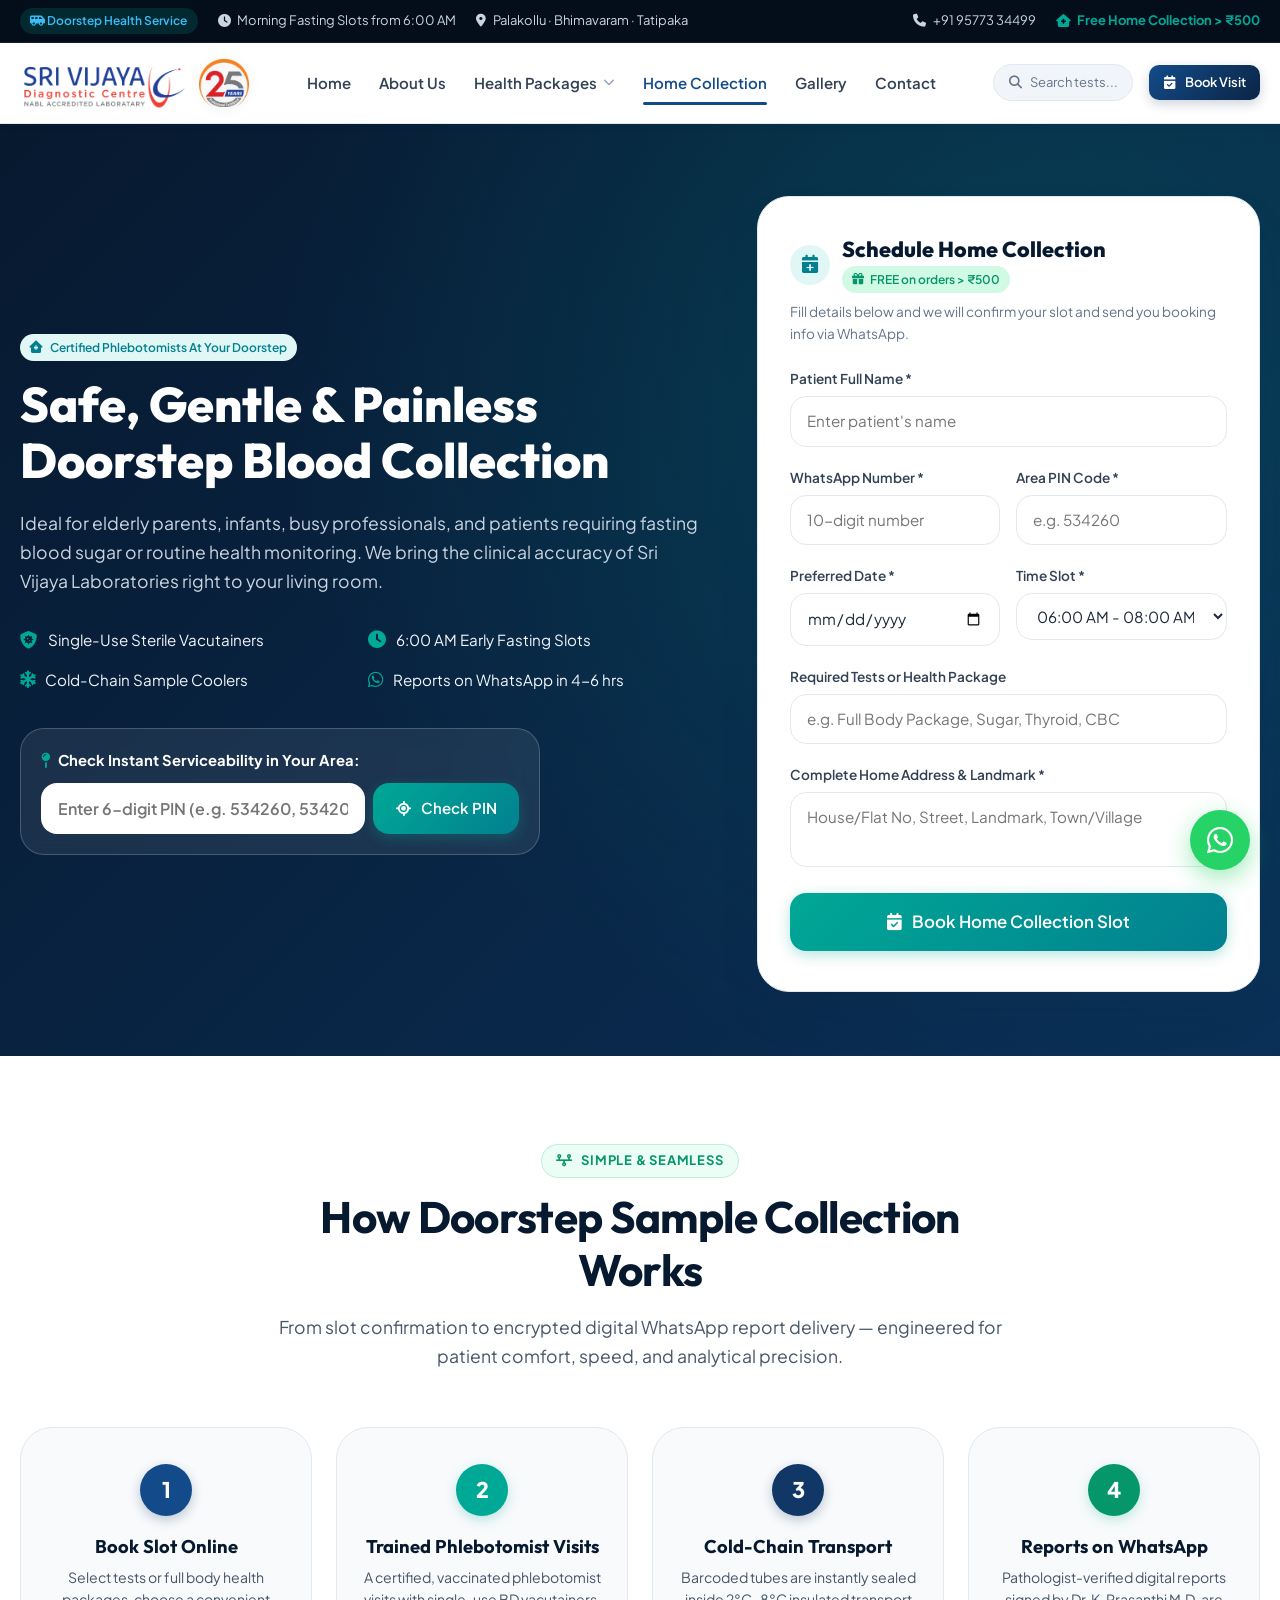
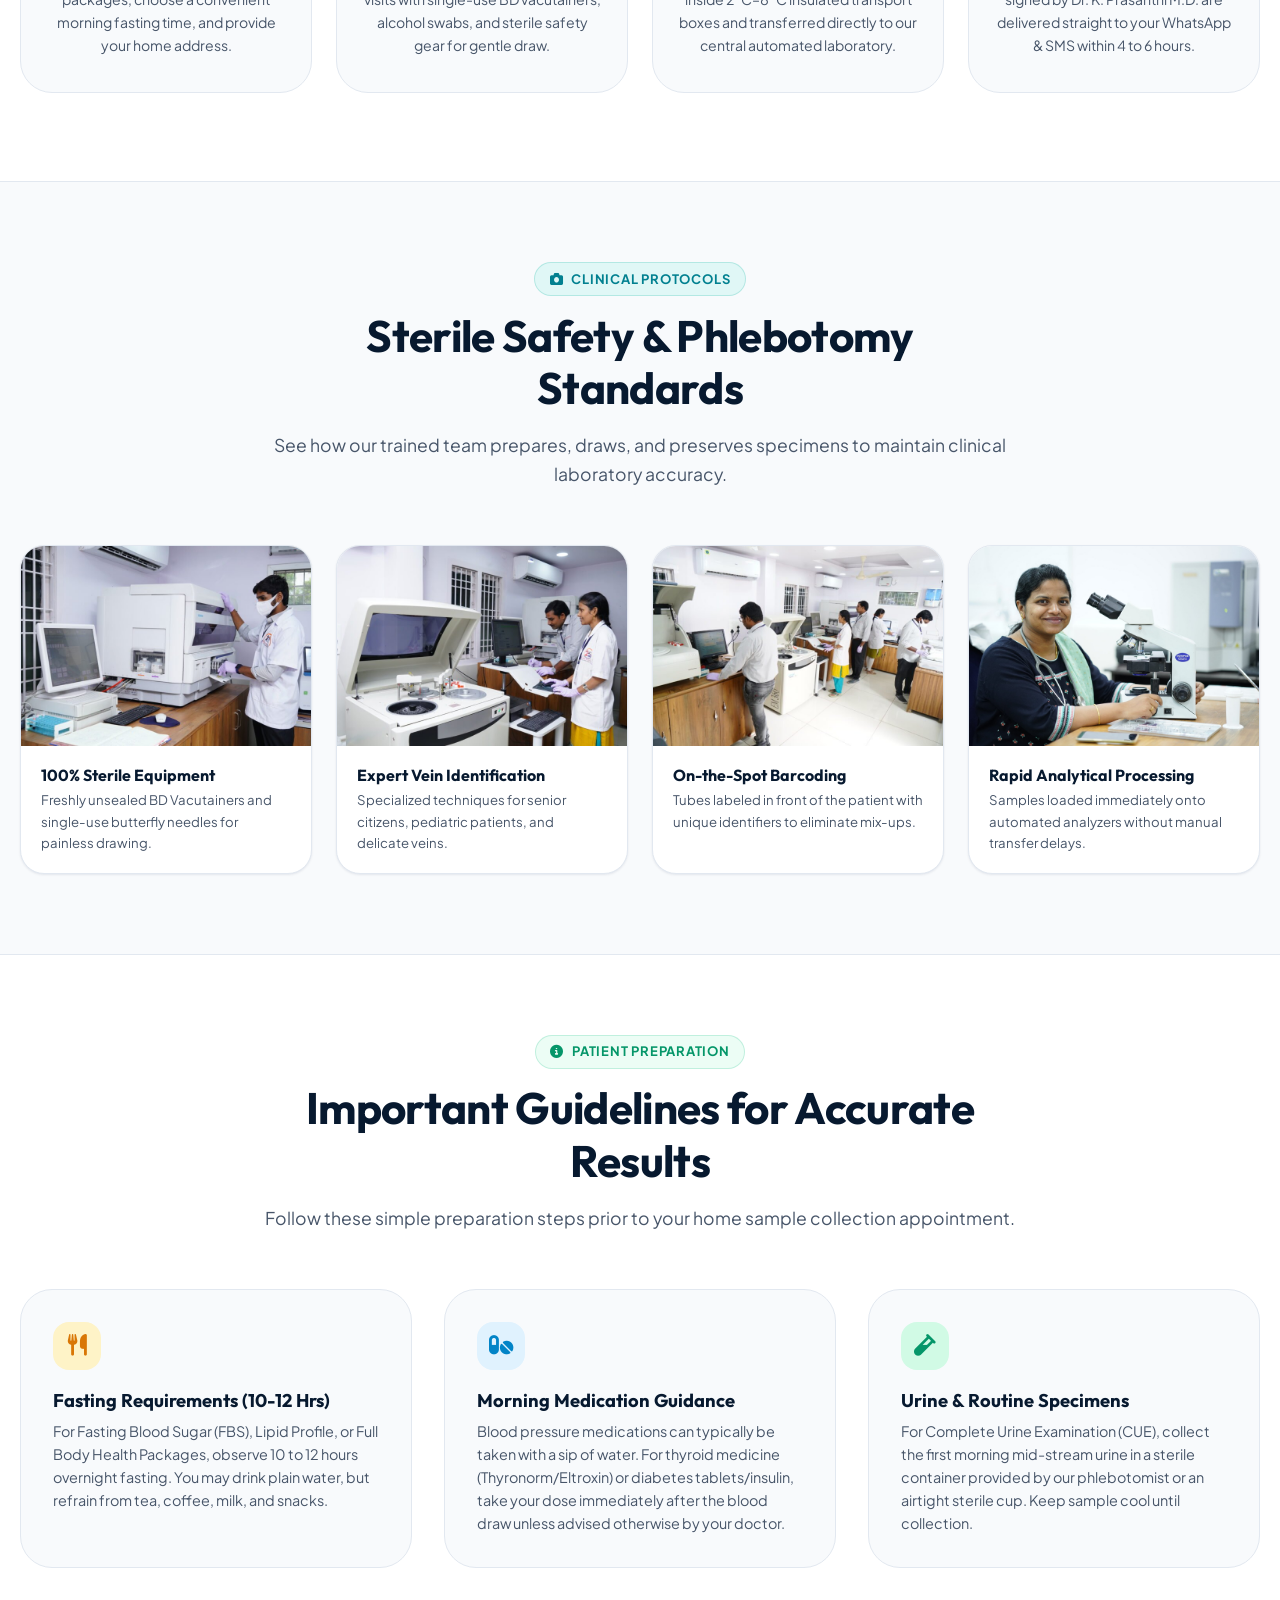
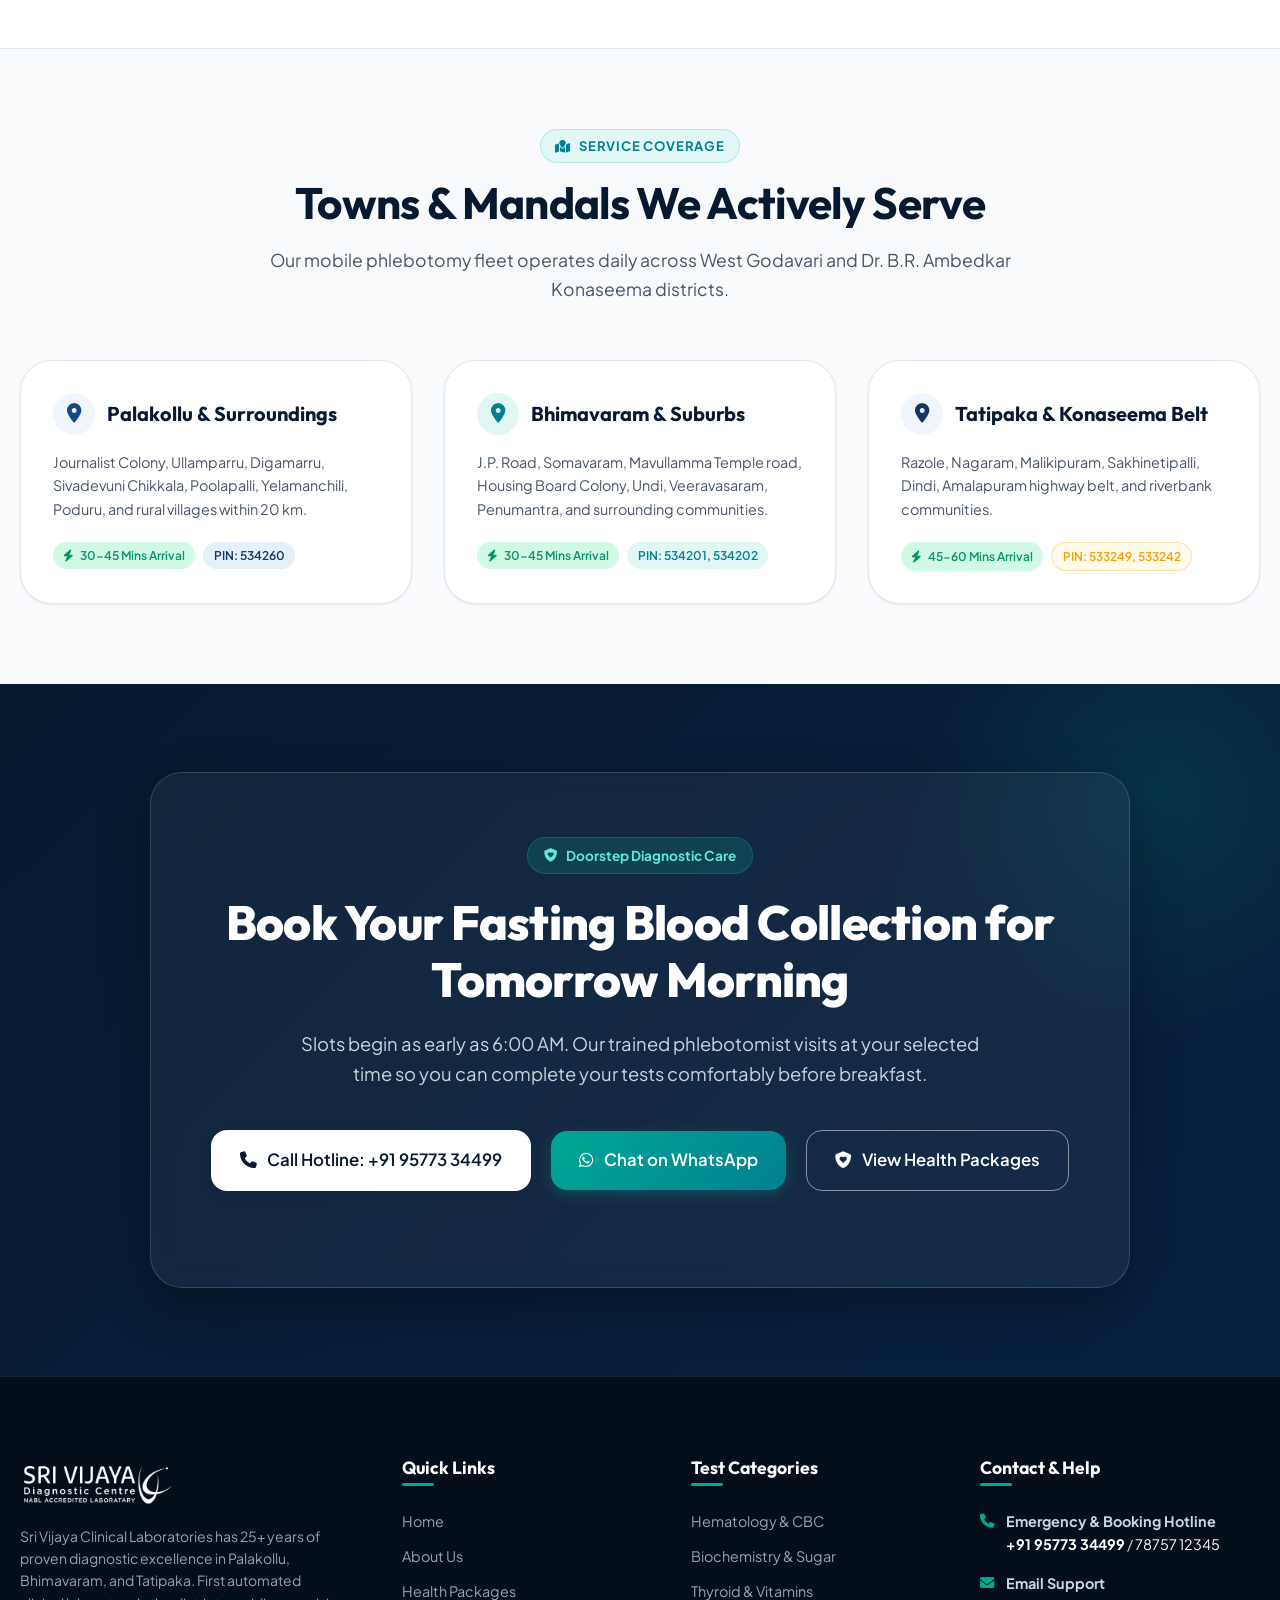
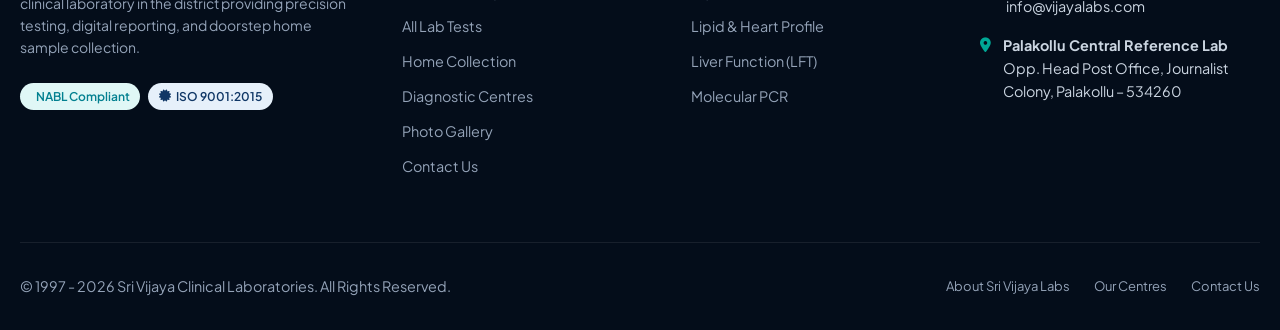
<file: home-collection.html>
<!DOCTYPE html>
<html lang="en">
<head>
  <meta charset="UTF-8">
  <meta name="viewport" content="width=device-width, initial-scale=1.0">
  <title>Doorstep Home Sample Collection | Sri Vijaya Clinical Laboratories</title>
  <meta name="description" content="Book certified doorstep blood & urine sample collection in Palakollu, Bhimavaram, Tatipaka and 45+ mandals. Free on orders above ₹500. Sterile BD vacutainers, cold-chain transport & same-day digital reports.">
  <link rel="icon" type="image/png" href="assets/images/cropped-logo-png.png">
  
  <!-- Font Awesome 6 Pro / Free -->
  <link rel="stylesheet" href="https://cdnjs.cloudflare.com/ajax/libs/font-awesome/6.4.0/css/all.min.css">
  
  <!-- Custom Modern Stylesheet -->
  <link rel="stylesheet" href="assets/css/style.css">
</head>
<body>

  <!-- Top Announcement Bar (Reports removed) -->
  <div class="topbar">
    <div class="container">
      <div class="topbar-left">
        <span class="topbar-badge"><i class="fa-solid fa-van-shuttle"></i> Doorstep Health Service</span>
        <span class="topbar-link"><i class="fa-solid fa-clock"></i> Morning Fasting Slots from 6:00 AM</span>
        <span class="topbar-link"><i class="fa-solid fa-location-dot"></i> Palakollu · Bhimavaram · Tatipaka</span>
      </div>
      <div class="topbar-right">
        <a href="tel:+919577334499" class="topbar-link"><i class="fa-solid fa-phone"></i> +91 95773 34499</a>
        <a href="home-collection.html" class="topbar-link" style="color: var(--accent-teal); font-weight: 700;">
          <i class="fa-solid fa-house-medical"></i> Free Home Collection &gt; ₹500
        </a>
      </div>
    </div>
  </div>

  <!-- Main Navigation Header (Exact Ordered Nav: 1. Home, 2. About Us, 3. Health Packages [with Lab Tests dropdown], 4. Home Collection, 5. Contact) -->
  <header class="site-header">
    <div class="container">
      <div class="nav-wrapper">
        <div class="logo-group">
          <a href="index.html" style="display: flex; align-items: center; gap: 0.75rem;">
            <img src="assets/images/cropped-Sri-Vijaya_Eng_Logo-01.png" alt="Sri Vijaya Clinical Laboratories" class="site-logo">
            <img src="assets/images/25_year_logo-1024x974.png" alt="25 Years Excellence" class="silver-jubilee-badge">
          </a>
        </div>

        <nav class="nav-menu">
          <div class="nav-item"><a href="index.html" class="nav-link">Home</a></div>
          <div class="nav-item"><a href="about.html" class="nav-link">About Us</a></div>
          
          <!-- Dropdown: Health Packages & Lab Tests -->
          <div class="nav-item has-dropdown">
            <a href="packages.html" class="nav-link">
              Health Packages <i class="fa-solid fa-chevron-down nav-dropdown-arrow"></i>
            </a>
            <div class="nav-dropdown-menu">
              <a href="packages.html" class="dropdown-item">
                <div class="dropdown-icon teal"><i class="fa-solid fa-shield-heart"></i></div>
                <div>
                  <div class="dropdown-title">All Health Packages</div>
                  <div class="dropdown-desc">Comprehensive preventive full-body health checks</div>
                </div>
              </a>
              <a href="tests.html" class="dropdown-item">
                <div class="dropdown-icon blue"><i class="fa-solid fa-flask-vial"></i></div>
                <div>
                  <div class="dropdown-title">Diagnostic Lab Tests Directory</div>
                  <div class="dropdown-desc">86 individual blood, urine, & molecular tests</div>
                </div>
              </a>
              <div class="dropdown-divider"></div>
              <div class="dropdown-quick-links">
                <span class="dropdown-quick-heading">Popular Categories:</span>
                <div class="dropdown-chips">
                  <a href="tests.html?cat=hematology">Hematology</a>
                  <a href="tests.html?cat=biochemistry">Bio-Chemistry</a>
                  <a href="tests.html?cat=hormones">Thyroid & Vitamins</a>
                  <a href="tests.html?cat=lipid">Lipid & Heart</a>
                  <a href="tests.html?cat=liver">Liver (LFT)</a>
                  <a href="tests.html?cat=molecular">Molecular PCR</a>
                </div>
              </div>
            </div>
          </div>

          <div class="nav-item"><a href="home-collection.html" class="nav-link active">Home Collection</a></div>
          <div class="nav-item"><a href="gallery.html" class="nav-link">Gallery</a></div>
          <div class="nav-item"><a href="contact.html" class="nav-link">Contact</a></div>
        </nav>

        <div class="nav-actions">
          <button class="search-trigger-btn" aria-label="Search tests" onclick="openSearchModal()">
            <i class="fa-solid fa-magnifying-glass"></i>
            <span>Search tests...</span>
          </button>

          <button class="btn btn-primary btn-sm" onclick="openBookingCheckoutWizard()">
            <i class="fa-solid fa-calendar-check"></i>
            <span>Book Visit</span>
          </button>

          <button class="mobile-menu-toggle" aria-label="Toggle navigation">
            <i class="fa-solid fa-bars"></i>
          </button>
        </div>
      </div>
    </div>
  </header>

  <!-- Hero Section with Direct Quick Booking Card -->
  <section style="background: radial-gradient(circle at 80% 25%, rgba(0, 168, 150, 0.2) 0%, transparent 60%), linear-gradient(135deg, var(--primary-900) 0%, #0A2F57 100%); color: var(--white); padding: 4.5rem 0 4rem 0;">
    <div class="container">
      <div class="responsive-split-hero" style="align-items: center;">
        
        <!-- Left Hero Details -->
        <div>
          <span class="badge badge-teal" style="margin-bottom: 1rem;"><i class="fa-solid fa-house-medical"></i> Certified Phlebotomists At Your Doorstep</span>
          <h1 style="color: var(--white); font-size: clamp(2.2rem, 3.8vw, 3.2rem); line-height: 1.15; margin-bottom: 1.25rem; font-weight: 800;">
            Safe, Gentle & Painless Doorstep Blood Collection
          </h1>
          <p style="color: var(--neutral-300); font-size: 1.1rem; line-height: 1.65; margin-bottom: 2rem;">
            Ideal for elderly parents, infants, busy professionals, and patients requiring fasting blood sugar or routine health monitoring. We bring the clinical accuracy of Sri Vijaya Laboratories right to your living room.
          </p>

          <!-- Core Benefits Grid -->
          <div class="responsive-form-row" style="margin-bottom: 2.25rem;">
            <div style="display: flex; align-items: center; gap: 0.6rem; color: var(--neutral-100); font-size: 0.95rem;">
              <i class="fa-solid fa-shield-virus" style="color: var(--accent-teal); font-size: 1.1rem;"></i> Single-Use Sterile Vacutainers
            </div>
            <div style="display: flex; align-items: center; gap: 0.6rem; color: var(--neutral-100); font-size: 0.95rem;">
              <i class="fa-solid fa-clock" style="color: var(--accent-teal); font-size: 1.1rem;"></i> 6:00 AM Early Fasting Slots
            </div>
            <div style="display: flex; align-items: center; gap: 0.6rem; color: var(--neutral-100); font-size: 0.95rem;">
              <i class="fa-solid fa-snowflake" style="color: var(--accent-teal); font-size: 1.1rem;"></i> Cold-Chain Sample Coolers
            </div>
            <div style="display: flex; align-items: center; gap: 0.6rem; color: var(--neutral-100); font-size: 0.95rem;">
              <i class="fa-brands fa-whatsapp" style="color: var(--accent-teal); font-size: 1.1rem;"></i> Reports on WhatsApp in 4-6 hrs
            </div>
          </div>

          <!-- PIN Code Checker Widget -->
          <div style="background: rgba(255,255,255,0.08); border: 1.5px solid rgba(255,255,255,0.2); border-radius: var(--radius-lg); padding: 1.25rem; max-width: 520px; backdrop-filter: blur(8px);">
            <div style="font-size: 0.925rem; font-weight: 700; margin-bottom: 0.6rem; color: var(--white); display: flex; align-items: center; gap: 0.5rem;">
              <i class="fa-solid fa-map-pin" style="color: var(--accent-teal);"></i> Check Instant Serviceability in Your Area:
            </div>
            <div style="display: flex; gap: 0.5rem;">
              <input type="text" id="hcPagePinInput" placeholder="Enter 6-digit PIN (e.g. 534260, 534201, 533249)" class="pincode-input" maxlength="6" style="flex: 1; border-radius: var(--radius-md); border: 1px solid rgba(255,255,255,0.3); padding: 0.75rem 1rem;">
              <button class="btn btn-accent" onclick="checkServicePincode('hcPagePinInput', 'hcPagePinResult')" style="white-space: nowrap;">
                <i class="fa-solid fa-location-crosshairs"></i> Check PIN
              </button>
            </div>
            <div id="hcPagePinResult" class="pincode-result-box" style="margin-top: 0.75rem;"></div>
          </div>
        </div>

        <!-- Right Quick Booking Card with WhatsApp forwarding -->
        <div>
          <div style="background: var(--white); border-radius: var(--radius-xl); padding: 2.5rem 2rem; box-shadow: var(--shadow-xl); color: var(--neutral-800); border: 1px solid var(--neutral-200);">
            <div style="display: flex; align-items: center; gap: 0.75rem; margin-bottom: 0.5rem;">
              <div style="width: 40px; height: 40px; border-radius: 50%; background: var(--accent-teal-light); color: var(--accent-teal-dark); display: flex; align-items: center; justify-content: center; font-size: 1.15rem;">
                <i class="fa-solid fa-calendar-plus"></i>
              </div>
              <div>
                <h3 style="font-size: 1.35rem; color: var(--primary-900); font-weight: 800; margin: 0;">Schedule Home Collection</h3>
                <span class="badge badge-emerald" style="font-size: 0.75rem; margin-top: 0.2rem;"><i class="fa-solid fa-gift"></i> FREE on orders &gt; ₹500</span>
              </div>
            </div>
            <p style="font-size: 0.85rem; color: var(--neutral-500); margin-bottom: 1.5rem;">Fill details below and we will confirm your slot and send you booking info via WhatsApp.</p>

            <form onsubmit="handleDirectHomeBooking(event)">
              <div class="form-group">
                <label class="form-label">Patient Full Name *</label>
                <input type="text" id="directName" class="form-control" placeholder="Enter patient's name" required>
              </div>

              <div class="responsive-form-row">
                <div class="form-group">
                  <label class="form-label">WhatsApp Number *</label>
                  <input type="tel" id="directPhone" class="form-control" placeholder="10-digit number" pattern="[0-9]{10}" required>
                </div>
                <div class="form-group">
                  <label class="form-label">Area PIN Code *</label>
                  <input type="text" id="directPin" class="form-control" placeholder="e.g. 534260" maxlength="6" required>
                </div>
              </div>

              <div class="responsive-form-row">
                <div class="form-group">
                  <label class="form-label">Preferred Date *</label>
                  <input type="date" id="directDate" class="form-control" required>
                </div>
                <div class="form-group">
                  <label class="form-label">Time Slot *</label>
                  <select id="directSlot" class="form-control" required>
                    <option value="06:00 AM - 08:00 AM (Early Fasting)">06:00 AM - 08:00 AM (Fasting)</option>
                    <option value="08:00 AM - 10:00 AM (Morning)">08:00 AM - 10:00 AM (Morning)</option>
                    <option value="10:00 AM - 12:00 PM (Mid-day)">10:00 AM - 12:00 PM (Mid-day)</option>
                    <option value="02:00 PM - 05:00 PM (Afternoon)">02:00 PM - 05:00 PM (Afternoon)</option>
                    <option value="05:00 PM - 08:00 PM (Evening)">05:00 PM - 08:00 PM (Evening)</option>
                  </select>
                </div>
              </div>

              <div class="form-group">
                <label class="form-label">Required Tests or Health Package</label>
                <input type="text" id="directTests" class="form-control" placeholder="e.g. Full Body Package, Sugar, Thyroid, CBC">
              </div>

              <div class="form-group">
                <label class="form-label">Complete Home Address & Landmark *</label>
                <textarea id="directAddress" class="form-control" rows="2" placeholder="House/Flat No, Street, Landmark, Town/Village" required></textarea>
              </div>

              <button type="submit" class="btn btn-accent btn-lg" style="width: 100%;">
                <i class="fa-solid fa-calendar-check"></i> Book Home Collection Slot
              </button>
            </form>
          </div>
        </div>

      </div>
    </div>
  </section>

  <!-- Step-by-Step 4-Step Process Explanation -->
  <section style="padding: 5.5rem 0; background: var(--white);">
    <div class="container">
      <div class="section-header">
        <span class="section-tag emerald"><i class="fa-solid fa-timeline"></i> Simple & Seamless</span>
        <h2 class="section-title">How Doorstep Sample Collection Works</h2>
        <p class="section-subtitle">
          From slot confirmation to encrypted digital WhatsApp report delivery — engineered for patient comfort, speed, and analytical precision.
        </p>
      </div>

      <div class="responsive-grid-4">
        
        <div style="background: var(--neutral-50); border: 1px solid var(--neutral-200); border-radius: var(--radius-xl); padding: 2.25rem 1.5rem; text-align: center; position: relative; transition: transform 0.3s ease;">
          <div style="width: 52px; height: 52px; border-radius: 50%; background: var(--primary-600); color: var(--white); font-weight: 800; display: flex; align-items: center; justify-content: center; margin: 0 auto 1.25rem auto; font-size: 1.35rem; box-shadow: 0 4px 12px rgba(10, 47, 87, 0.25);">
            1
          </div>
          <h4 style="font-size: 1.15rem; color: var(--primary-900); margin-bottom: 0.5rem; font-weight: 700;">Book Slot Online</h4>
          <p style="font-size: 0.88rem; color: var(--neutral-600); line-height: 1.6;">
            Select tests or full body health packages, choose a convenient morning fasting time, and provide your home address.
          </p>
        </div>

        <div style="background: var(--neutral-50); border: 1px solid var(--neutral-200); border-radius: var(--radius-xl); padding: 2.25rem 1.5rem; text-align: center; position: relative; transition: transform 0.3s ease;">
          <div style="width: 52px; height: 52px; border-radius: 50%; background: var(--accent-teal); color: var(--white); font-weight: 800; display: flex; align-items: center; justify-content: center; margin: 0 auto 1.25rem auto; font-size: 1.35rem; box-shadow: 0 4px 12px rgba(0, 168, 150, 0.25);">
            2
          </div>
          <h4 style="font-size: 1.15rem; color: var(--primary-900); margin-bottom: 0.5rem; font-weight: 700;">Trained Phlebotomist Visits</h4>
          <p style="font-size: 0.88rem; color: var(--neutral-600); line-height: 1.6;">
            A certified, vaccinated phlebotomist visits with single-use BD vacutainers, alcohol swabs, and sterile safety gear for gentle draw.
          </p>
        </div>

        <div style="background: var(--neutral-50); border: 1px solid var(--neutral-200); border-radius: var(--radius-xl); padding: 2.25rem 1.5rem; text-align: center; position: relative; transition: transform 0.3s ease;">
          <div style="width: 52px; height: 52px; border-radius: 50%; background: var(--primary-700); color: var(--white); font-weight: 800; display: flex; align-items: center; justify-content: center; margin: 0 auto 1.25rem auto; font-size: 1.35rem; box-shadow: 0 4px 12px rgba(10, 47, 87, 0.25);">
            3
          </div>
          <h4 style="font-size: 1.15rem; color: var(--primary-900); margin-bottom: 0.5rem; font-weight: 700;">Cold-Chain Transport</h4>
          <p style="font-size: 0.88rem; color: var(--neutral-600); line-height: 1.6;">
            Barcoded tubes are instantly sealed inside 2°C–8°C insulated transport boxes and transferred directly to our central automated laboratory.
          </p>
        </div>

        <div style="background: var(--neutral-50); border: 1px solid var(--neutral-200); border-radius: var(--radius-xl); padding: 2.25rem 1.5rem; text-align: center; position: relative; transition: transform 0.3s ease;">
          <div style="width: 52px; height: 52px; border-radius: 50%; background: var(--emerald-600); color: var(--white); font-weight: 800; display: flex; align-items: center; justify-content: center; margin: 0 auto 1.25rem auto; font-size: 1.35rem; box-shadow: 0 4px 12px rgba(16, 185, 129, 0.25);">
            4
          </div>
          <h4 style="font-size: 1.15rem; color: var(--primary-900); margin-bottom: 0.5rem; font-weight: 700;">Reports on WhatsApp</h4>
          <p style="font-size: 0.88rem; color: var(--neutral-600); line-height: 1.6;">
            Pathologist-verified digital reports signed by Dr. K. Prasanthi M.D. are delivered straight to your WhatsApp & SMS within 4 to 6 hours.
          </p>
        </div>

      </div>
    </div>
  </section>

  <!-- Photo Gallery Showcase: Phlebotomy, Equipment & Safety Protocols -->
  <section style="padding: 5rem 0; background: var(--neutral-50); border-top: 1px solid var(--neutral-200); border-bottom: 1px solid var(--neutral-200);">
    <div class="container">
      <div class="section-header">
        <span class="section-tag teal"><i class="fa-solid fa-camera"></i> Clinical Protocols</span>
        <h2 class="section-title">Sterile Safety & Phlebotomy Standards</h2>
        <p class="section-subtitle">
          See how our trained team prepares, draws, and preserves specimens to maintain clinical laboratory accuracy.
        </p>
      </div>

      <div class="responsive-grid-4">
        
        <div style="background: var(--white); border-radius: var(--radius-lg); overflow: hidden; border: 1px solid var(--neutral-200); box-shadow: var(--shadow-sm);">
          <img src="assets/images/DSC4658-768x512.jpg" alt="Sterile Blood Drawing Equipment" style="width: 100%; height: 200px; object-fit: cover;">
          <div style="padding: 1.25rem;">
            <h5 style="font-size: 1rem; color: var(--primary-900); margin-bottom: 0.25rem; font-weight: 700;">100% Sterile Equipment</h5>
            <p style="font-size: 0.825rem; color: var(--neutral-600); margin: 0;">Freshly unsealed BD Vacutainers and single-use butterfly needles for painless drawing.</p>
          </div>
        </div>

        <div style="background: var(--white); border-radius: var(--radius-lg); overflow: hidden; border: 1px solid var(--neutral-200); box-shadow: var(--shadow-sm);">
          <img src="assets/images/DSC4661-768x512.jpg" alt="Gentle Phlebotomy Technique" style="width: 100%; height: 200px; object-fit: cover;">
          <div style="padding: 1.25rem;">
            <h5 style="font-size: 1rem; color: var(--primary-900); margin-bottom: 0.25rem; font-weight: 700;">Expert Vein Identification</h5>
            <p style="font-size: 0.825rem; color: var(--neutral-600); margin: 0;">Specialized techniques for senior citizens, pediatric patients, and delicate veins.</p>
          </div>
        </div>

        <div style="background: var(--white); border-radius: var(--radius-lg); overflow: hidden; border: 1px solid var(--neutral-200); box-shadow: var(--shadow-sm);">
          <img src="assets/images/DSC4685-768x512.jpg" alt="Barcoded Sample Labeling" style="width: 100%; height: 200px; object-fit: cover;">
          <div style="padding: 1.25rem;">
            <h5 style="font-size: 1rem; color: var(--primary-900); margin-bottom: 0.25rem; font-weight: 700;">On-the-Spot Barcoding</h5>
            <p style="font-size: 0.825rem; color: var(--neutral-600); margin: 0;">Tubes labeled in front of the patient with unique identifiers to eliminate mix-ups.</p>
          </div>
        </div>

        <div style="background: var(--white); border-radius: var(--radius-lg); overflow: hidden; border: 1px solid var(--neutral-200); box-shadow: var(--shadow-sm);">
          <img src="assets/images/DSC4722-scaled.jpg" alt="Automated Reference Laboratory" style="width: 100%; height: 200px; object-fit: cover;">
          <div style="padding: 1.25rem;">
            <h5 style="font-size: 1rem; color: var(--primary-900); margin-bottom: 0.25rem; font-weight: 700;">Rapid Analytical Processing</h5>
            <p style="font-size: 0.825rem; color: var(--neutral-600); margin: 0;">Samples loaded immediately onto automated analyzers without manual transfer delays.</p>
          </div>
        </div>

      </div>
    </div>
  </section>

  <!-- Fasting & Patient Preparation Guidelines -->
  <section style="padding: 5rem 0; background: var(--white);">
    <div class="container">
      <div class="section-header">
        <span class="section-tag emerald"><i class="fa-solid fa-circle-info"></i> Patient Preparation</span>
        <h2 class="section-title">Important Guidelines for Accurate Results</h2>
        <p class="section-subtitle">
          Follow these simple preparation steps prior to your home sample collection appointment.
        </p>
      </div>

      <div class="responsive-grid-3">
        
        <div style="background: var(--neutral-50); border: 1px solid var(--neutral-200); border-radius: var(--radius-xl); padding: 2rem;">
          <div style="width: 48px; height: 48px; border-radius: var(--radius-md); background: #FEF3C7; color: #D97706; display: flex; align-items: center; justify-content: center; font-size: 1.35rem; margin-bottom: 1.25rem;">
            <i class="fa-solid fa-utensils"></i>
          </div>
          <h4 style="font-size: 1.15rem; color: var(--primary-900); margin-bottom: 0.5rem; font-weight: 700;">Fasting Requirements (10-12 Hrs)</h4>
          <p style="font-size: 0.9rem; color: var(--neutral-600); line-height: 1.6;">
            For Fasting Blood Sugar (FBS), Lipid Profile, or Full Body Health Packages, observe 10 to 12 hours overnight fasting. You may drink plain water, but refrain from tea, coffee, milk, and snacks.
          </p>
        </div>

        <div style="background: var(--neutral-50); border: 1px solid var(--neutral-200); border-radius: var(--radius-xl); padding: 2rem;">
          <div style="width: 48px; height: 48px; border-radius: var(--radius-md); background: #E0F2FE; color: #0284C7; display: flex; align-items: center; justify-content: center; font-size: 1.35rem; margin-bottom: 1.25rem;">
            <i class="fa-solid fa-pills"></i>
          </div>
          <h4 style="font-size: 1.15rem; color: var(--primary-900); margin-bottom: 0.5rem; font-weight: 700;">Morning Medication Guidance</h4>
          <p style="font-size: 0.9rem; color: var(--neutral-600); line-height: 1.6;">
            Blood pressure medications can typically be taken with a sip of water. For thyroid medicine (Thyronorm/Eltroxin) or diabetes tablets/insulin, take your dose immediately after the blood draw unless advised otherwise by your doctor.
          </p>
        </div>

        <div style="background: var(--neutral-50); border: 1px solid var(--neutral-200); border-radius: var(--radius-xl); padding: 2rem;">
          <div style="width: 48px; height: 48px; border-radius: var(--radius-md); background: #D1FAE5; color: #059669; display: flex; align-items: center; justify-content: center; font-size: 1.35rem; margin-bottom: 1.25rem;">
            <i class="fa-solid fa-vial"></i>
          </div>
          <h4 style="font-size: 1.15rem; color: var(--primary-900); margin-bottom: 0.5rem; font-weight: 700;">Urine & Routine Specimens</h4>
          <p style="font-size: 0.9rem; color: var(--neutral-600); line-height: 1.6;">
            For Complete Urine Examination (CUE), collect the first morning mid-stream urine in a sterile container provided by our phlebotomist or an airtight sterile cup. Keep sample cool until collection.
          </p>
        </div>

      </div>
    </div>
  </section>

  <!-- Serviceable Towns & Mandals Grid -->
  <section style="padding: 5rem 0; background: var(--neutral-50); border-top: 1px solid var(--neutral-200);">
    <div class="container">
      <div class="section-header">
        <span class="section-tag teal"><i class="fa-solid fa-map-location"></i> Service Coverage</span>
        <h2 class="section-title">Towns & Mandals We Actively Serve</h2>
        <p class="section-subtitle">
          Our mobile phlebotomy fleet operates daily across West Godavari and Dr. B.R. Ambedkar Konaseema districts.
        </p>
      </div>

      <div class="responsive-grid-3">
        
        <div style="background: var(--white); border-radius: var(--radius-xl); padding: 2rem; border: 1px solid var(--neutral-200); box-shadow: var(--shadow-sm);">
          <div style="display: flex; align-items: center; gap: 0.75rem; margin-bottom: 1rem;">
            <div style="width: 42px; height: 42px; border-radius: 50%; background: var(--primary-50); color: var(--primary-600); display: flex; align-items: center; justify-content: center; font-size: 1.2rem;">
              <i class="fa-solid fa-location-dot"></i>
            </div>
            <h4 style="font-size: 1.25rem; color: var(--primary-900); margin: 0; font-weight: 700;">Palakollu & Surroundings</h4>
          </div>
          <p style="font-size: 0.9rem; color: var(--neutral-600); line-height: 1.65; margin-bottom: 1.25rem;">
            Journalist Colony, Ullamparru, Digamarru, Sivadevuni Chikkala, Poolapalli, Yelamanchili, Poduru, and rural villages within 20 km.
          </p>
          <div style="display: flex; gap: 0.5rem; flex-wrap: wrap;">
            <span class="badge badge-emerald"><i class="fa-solid fa-bolt"></i> 30-45 Mins Arrival</span>
            <span class="badge badge-primary">PIN: 534260</span>
          </div>
        </div>

        <div style="background: var(--white); border-radius: var(--radius-xl); padding: 2rem; border: 1px solid var(--neutral-200); box-shadow: var(--shadow-sm);">
          <div style="display: flex; align-items: center; gap: 0.75rem; margin-bottom: 1rem;">
            <div style="width: 42px; height: 42px; border-radius: 50%; background: var(--accent-teal-light); color: var(--accent-teal-dark); display: flex; align-items: center; justify-content: center; font-size: 1.2rem;">
              <i class="fa-solid fa-location-dot"></i>
            </div>
            <h4 style="font-size: 1.25rem; color: var(--primary-900); margin: 0; font-weight: 700;">Bhimavaram & Suburbs</h4>
          </div>
          <p style="font-size: 0.9rem; color: var(--neutral-600); line-height: 1.65; margin-bottom: 1.25rem;">
            J.P. Road, Somavaram, Mavullamma Temple road, Housing Board Colony, Undi, Veeravasaram, Penumantra, and surrounding communities.
          </p>
          <div style="display: flex; gap: 0.5rem; flex-wrap: wrap;">
            <span class="badge badge-emerald"><i class="fa-solid fa-bolt"></i> 30-45 Mins Arrival</span>
            <span class="badge badge-teal">PIN: 534201, 534202</span>
          </div>
        </div>

        <div style="background: var(--white); border-radius: var(--radius-xl); padding: 2rem; border: 1px solid var(--neutral-200); box-shadow: var(--shadow-sm);">
          <div style="display: flex; align-items: center; gap: 0.75rem; margin-bottom: 1rem;">
            <div style="width: 42px; height: 42px; border-radius: 50%; background: var(--primary-50); color: var(--primary-700); display: flex; align-items: center; justify-content: center; font-size: 1.2rem;">
              <i class="fa-solid fa-location-dot"></i>
            </div>
            <h4 style="font-size: 1.25rem; color: var(--primary-900); margin: 0; font-weight: 700;">Tatipaka & Konaseema Belt</h4>
          </div>
          <p style="font-size: 0.9rem; color: var(--neutral-600); line-height: 1.65; margin-bottom: 1.25rem;">
            Razole, Nagaram, Malikipuram, Sakhinetipalli, Dindi, Amalapuram highway belt, and riverbank communities.
          </p>
          <div style="display: flex; gap: 0.5rem; flex-wrap: wrap;">
            <span class="badge badge-emerald"><i class="fa-solid fa-bolt"></i> 45-60 Mins Arrival</span>
            <span class="badge badge-amber">PIN: 533249, 533242</span>
          </div>
        </div>

      </div>
    </div>
  </section>

  <!-- Final CTA Section (Item 7 styling, all 3 buttons visible) -->
  <section class="cta-banner-section">
    <div class="container">
      <div class="cta-banner-inner">
        <span class="cta-banner-tag">
          <i class="fa-solid fa-shield-heart"></i> Doorstep Diagnostic Care
        </span>
        <h2 class="cta-banner-title">
          Book Your Fasting Blood Collection for Tomorrow Morning
        </h2>
        <p class="cta-banner-subtitle">
          Slots begin as early as 6:00 AM. Our trained phlebotomist visits at your selected time so you can complete your tests comfortably before breakfast.
        </p>
        <div class="cta-banner-btn-group">
          <a href="tel:+919577334499" class="btn btn-white btn-lg">
            <i class="fa-solid fa-phone"></i> Call Hotline: +91 95773 34499
          </a>
          <a href="https://wa.me/919577334499?text=Hello%20Sri%20Vijaya%20Clinical%20Laboratories,%20I%20want%20to%20schedule%20a%20home%20sample%20collection." target="_blank" class="btn btn-accent btn-lg">
            <i class="fa-brands fa-whatsapp"></i> Chat on WhatsApp
          </a>
          <a href="packages.html" class="btn btn-outline-white btn-lg">
            <i class="fa-solid fa-shield-heart"></i> View Health Packages
          </a>
        </div>
      </div>
    </div>
  </section>

  <!-- Item 11: Consistent Standard Footer (Identical to index.html, Reports removed) -->
  <footer class="site-footer">
    <div class="container">
      <div class="footer-grid">
        <div>
          <div class="footer-brand">
            <img src="assets/images/cropped-Sri-Vijaya_Eng_Logo-01.png" alt="Sri Vijaya Clinical Laboratories" class="footer-logo">
          </div>
          <p style="font-size: 0.875rem; line-height: 1.6; margin-bottom: 1.5rem; color: var(--neutral-400);">
            Sri Vijaya Clinical Laboratories has 25+ years of proven diagnostic excellence in Palakollu, Bhimavaram, and Tatipaka. First automated clinical laboratory in the district providing precision testing, digital reporting, and doorstep home sample collection.
          </p>
          <div style="display: flex; gap: 0.5rem; flex-wrap: wrap;">
            <span class="badge badge-teal"><i class="fa-solid fa-shield-check"></i> NABL Compliant</span>
            <span class="badge badge-primary"><i class="fa-solid fa-certificate"></i> ISO 9001:2015</span>
          </div>
        </div>

        <div>
          <h4 class="footer-col-title">Quick Links</h4>
          <ul class="footer-links-list">
            <li><a href="index.html">Home</a></li>
            <li><a href="about.html">About Us</a></li>
            <li><a href="packages.html">Health Packages</a></li>
            <li><a href="tests.html">All Lab Tests</a></li>
            <li><a href="home-collection.html">Home Collection</a></li>
            <li><a href="about.html#centers">Diagnostic Centres</a></li>
            <li><a href="gallery.html">Photo Gallery</a></li>
            <li><a href="contact.html">Contact Us</a></li>
          </ul>
        </div>

        <div>
          <h4 class="footer-col-title">Test Categories</h4>
          <ul class="footer-links-list">
            <li><a href="tests.html?cat=hematology">Hematology & CBC</a></li>
            <li><a href="tests.html?cat=biochemistry">Biochemistry & Sugar</a></li>
            <li><a href="tests.html?cat=hormones">Thyroid & Vitamins</a></li>
            <li><a href="tests.html?cat=lipid">Lipid & Heart Profile</a></li>
            <li><a href="tests.html?cat=liver">Liver Function (LFT)</a></li>
            <li><a href="tests.html?cat=molecular">Molecular PCR</a></li>
          </ul>
        </div>

        <div>
          <h4 class="footer-col-title">Contact & Help</h4>
          <div class="footer-contact-item">
            <i class="fa-solid fa-phone"></i>
            <div>
              <strong>Emergency & Booking Hotline</strong><br>
              <a href="tel:+919577334499" style="color: var(--white); font-weight: 700;">+91 95773 34499</a> / <a href="tel:+917875712345" style="color: var(--white);">78757 12345</a>
            </div>
          </div>
          <div class="footer-contact-item">
            <i class="fa-solid fa-envelope"></i>
            <div>
              <strong>Email Support</strong><br>
              <a href="mailto:info@vijayalabs.com" style="color: var(--neutral-300);">info@vijayalabs.com</a>
            </div>
          </div>
          <div class="footer-contact-item">
            <i class="fa-solid fa-location-dot"></i>
            <div>
              <strong>Palakollu Central Reference Lab</strong><br>
              Opp. Head Post Office, Journalist Colony, Palakollu – 534260
            </div>
          </div>
        </div>
      </div>

      <div class="footer-bottom">
        <div>
          &copy; 1997 - 2026 Sri Vijaya Clinical Laboratories. All Rights Reserved.
        </div>
        <div style="display: flex; gap: 1.5rem; font-size: 0.8125rem;">
          <a href="about.html">About Sri Vijaya Labs</a>
          <a href="about.html#centers">Our Centres</a>
          <a href="contact.html">Contact Us</a>
        </div>
      </div>
    </div>
  </footer>

  <!-- Slide-Over Booking Cart Drawer -->
  <div id="cartBackdrop" class="cart-backdrop" onclick="VijayaCart.closeDrawer()">
    <div class="cart-drawer" onclick="event.stopPropagation()">
      <div class="cart-header">
        <div class="cart-title">
          <i class="fa-solid fa-clipboard-list" style="color: var(--primary-600);"></i>
          <span>Your Booking List</span>
        </div>
        <button class="cart-close-btn" onclick="VijayaCart.closeDrawer()" aria-label="Close cart">
          <i class="fa-solid fa-xmark"></i>
        </button>
      </div>

      <div id="cartDrawerBody" class="cart-body"></div>

      <div id="cartDrawerFooter" class="cart-footer">
        <div class="cart-summary-line">
          <span>Subtotal</span>
          <span id="cartSubtotalDisplay">₹0</span>
        </div>
        <div class="cart-summary-line" style="color: var(--emerald-600);">
          <span>Package / Test Savings</span>
          <span id="cartSavingsDisplay">₹0</span>
        </div>
        <div class="cart-summary-line">
          <span>Home Sample Collection</span>
          <span style="color: var(--emerald-600); font-weight: 700;">FREE (Orders above ₹500)</span>
        </div>
        <div class="cart-total-line">
          <span>Estimated Total:</span>
          <span id="cartTotalDisplay">₹0</span>
        </div>

        <button class="btn btn-accent btn-lg" style="width: 100%;" onclick="openBookingCheckoutWizard()">
          <i class="fa-solid fa-calendar-check"></i> Proceed to Checkout
        </button>
      </div>
    </div>
  </div>

  <!-- Booking Checkout Wizard Modal (With WhatsApp Integration) -->
  <div id="checkoutModal" class="modal-overlay">
    <div class="modal-container" style="max-width: 620px;">
      <div class="modal-header">
        <h3 class="modal-title"><i class="fa-solid fa-clipboard-check" style="color: var(--accent-teal); margin-right: 0.5rem;"></i> Schedule Your Diagnostic Appointment</h3>
        <button class="modal-close-btn" onclick="closeAllModals()"><i class="fa-solid fa-xmark"></i></button>
      </div>
      <div class="modal-body" id="checkoutWizardContent">
        <div style="margin-bottom: 1.5rem; background: var(--neutral-50); border: 1px solid var(--neutral-200); border-radius: var(--radius-md); padding: 1rem;">
          <div style="font-size: 0.85rem; color: var(--neutral-500); margin-bottom: 0.5rem; text-transform: uppercase; font-weight: 700;">Selected Tests & Packages:</div>
          <div id="checkoutItemsReview"></div>
          <div style="display: flex; justify-content: space-between; margin-top: 0.75rem; padding-top: 0.5rem; border-top: 1px dashed var(--neutral-300);">
            <strong>Estimated Total:</strong>
            <strong id="checkoutTotalAmount" style="color: var(--primary-900); font-size: 1.15rem;">₹0</strong>
          </div>
        </div>

        <form id="bookingForm" onsubmit="submitBookingForm(event)">
          <div class="form-group">
            <label class="form-label">Patient Full Name *</label>
            <input type="text" name="patientName" class="form-control" placeholder="Enter patient's full name" required>
          </div>

          <div class="responsive-form-row">
            <div class="form-group">
              <label class="form-label">Phone / WhatsApp Number *</label>
              <input type="tel" name="patientPhone" class="form-control" placeholder="10-digit mobile number" pattern="[0-9]{10}" required>
            </div>
            <div class="form-group">
              <label class="form-label">Patient Age & Gender *</label>
              <input type="text" name="patientAge" class="form-control" placeholder="e.g. 45 / Male" required>
            </div>
          </div>

          <div class="form-group">
            <label class="form-label">Collection Method *</label>
            <div class="responsive-form-row">
              <label style="border: 1.5px solid var(--primary-200); border-radius: var(--radius-md); padding: 0.75rem; display: flex; align-items: center; gap: 0.5rem; cursor: pointer;">
                <input type="radio" name="collectionType" value="home" checked>
                <span><strong>Home Sample Collection</strong> (Doorstep)</span>
              </label>
              <label style="border: 1.5px solid var(--neutral-200); border-radius: var(--radius-md); padding: 0.75rem; display: flex; align-items: center; gap: 0.5rem; cursor: pointer;">
                <input type="radio" name="collectionType" value="walkin">
                <span><strong>Walk-in Lab Visit</strong> (Centre)</span>
              </label>
            </div>
          </div>

          <div class="responsive-form-row">
            <div class="form-group">
              <label class="form-label">Preferred Date *</label>
              <input type="date" name="bookingDate" class="form-control" required>
            </div>
            <div class="form-group">
              <label class="form-label">Time Slot *</label>
              <select name="bookingSlot" class="form-control" required>
                <option value="06:00 AM - 08:00 AM (Early Fasting)">06:00 AM - 08:00 AM (Fasting)</option>
                <option value="08:00 AM - 10:00 AM (Morning)">08:00 AM - 10:00 AM (Morning)</option>
                <option value="10:00 AM - 12:00 PM (Mid-day)">10:00 AM - 12:00 PM (Mid-day)</option>
                <option value="02:00 PM - 05:00 PM (Afternoon)">02:00 PM - 05:00 PM (Afternoon)</option>
                <option value="05:00 PM - 08:00 PM (Evening)">05:00 PM - 08:00 PM (Evening)</option>
              </select>
            </div>
          </div>

          <div class="form-group">
            <label class="form-label">Home Address & PIN code (If Home Collection)</label>
            <textarea name="patientAddress" class="form-control" rows="2" placeholder="House/Flat No, Landmark, Town/Village and 6-digit PIN code"></textarea>
          </div>

          <button type="submit" class="btn btn-accent btn-lg" style="width: 100%;">
            <i class="fa-solid fa-lock"></i> Confirm & Book Appointment
          </button>
        </form>
      </div>
    </div>
  </div>

  <!-- Floating WhatsApp Action Button -->
  <a href="https://wa.me/919577334499?text=Hello%20Sri%20Vijaya%20Clinical%20Laboratories,%20I%20would%20like%20to%20book%20a%20home%20collection." target="_blank" class="floating-whatsapp-btn" aria-label="Chat on WhatsApp">
    <i class="fa-brands fa-whatsapp"></i>
  </a>

  <!-- Mobile Bottom Bar (Standardized Navigation) -->
  <div class="mobile-bottom-bar">
    <div class="mobile-bar-actions">
      <a href="index.html" class="mobile-nav-pill">
        <i class="fa-solid fa-house"></i>
        <span>Home</span>
      </a>
      <a href="tests.html" class="mobile-nav-pill">
        <i class="fa-solid fa-flask-vial"></i>
        <span>Tests</span>
      </a>
      <a href="packages.html" class="mobile-nav-pill">
        <i class="fa-solid fa-shield-heart"></i>
        <span>Packages</span>
      </a>
      <a href="home-collection.html" class="mobile-nav-pill active">
        <i class="fa-solid fa-house-medical"></i>
        <span>Home Visit</span>
      </a>
      <a href="https://wa.me/919577334499?text=Hello%20Vijaya%20Labs" target="_blank" class="btn btn-whatsapp btn-sm" style="width: 44px; height: 44px; border-radius: 50%; padding: 0; display: flex; align-items: center; justify-content: center;">
        <i class="fa-brands fa-whatsapp" style="font-size: 1.25rem;"></i>
      </a>
    </div>
  </div>

  <!-- Scripts -->
  <script src="assets/js/tests-data.js"></script>
  <script src="assets/js/main.js"></script>
  <script>
    function handleDirectHomeBooking(e) {
      e.preventDefault();
      const name = document.getElementById('directName').value;
      const phone = document.getElementById('directPhone').value;
      const pin = document.getElementById('directPin').value;
      const date = document.getElementById('directDate').value;
      const slot = document.getElementById('directSlot').value;
      const tests = document.getElementById('directTests').value || 'Routine / Fasting Consultation';
      const address = document.getElementById('directAddress').value;

      const refId = 'SVL-HC-' + Math.floor(100000 + Math.random() * 900000);

      const msg = `*Sri Vijaya Clinical Laboratories - Home Sample Collection Booking*%0A%0A` +
        `*Reference ID:* ${refId}%0A` +
        `*Patient Name:* ${encodeURIComponent(name)}%0A` +
        `*Phone / WhatsApp:* ${phone}%0A` +
        `*PIN Code:* ${pin}%0A` +
        `*Preferred Date:* ${date}%0A` +
        `*Time Slot:* ${encodeURIComponent(slot)}%0A` +
        `*Tests Requested:* ${encodeURIComponent(tests)}%0A` +
        `*Home Address:* ${encodeURIComponent(address)}%0A%0A` +
        `Please confirm our appointment and assign a phlebotomist. Thank you!`;

      // Show friendly confirmation dialog and redirect to WhatsApp
      alert(`Booking Request Submitted Successfully!\n\nReference ID: ${refId}\nPatient: ${name}\nDate: ${date} (${slot})\n\nYou will now be redirected to WhatsApp to send these booking details directly to our lab coordinator.`);
      window.open(`https://wa.me/919577334499?text=${msg}`, '_blank');
      e.target.reset();
    }
  </script>
</body>
</html>
</file>
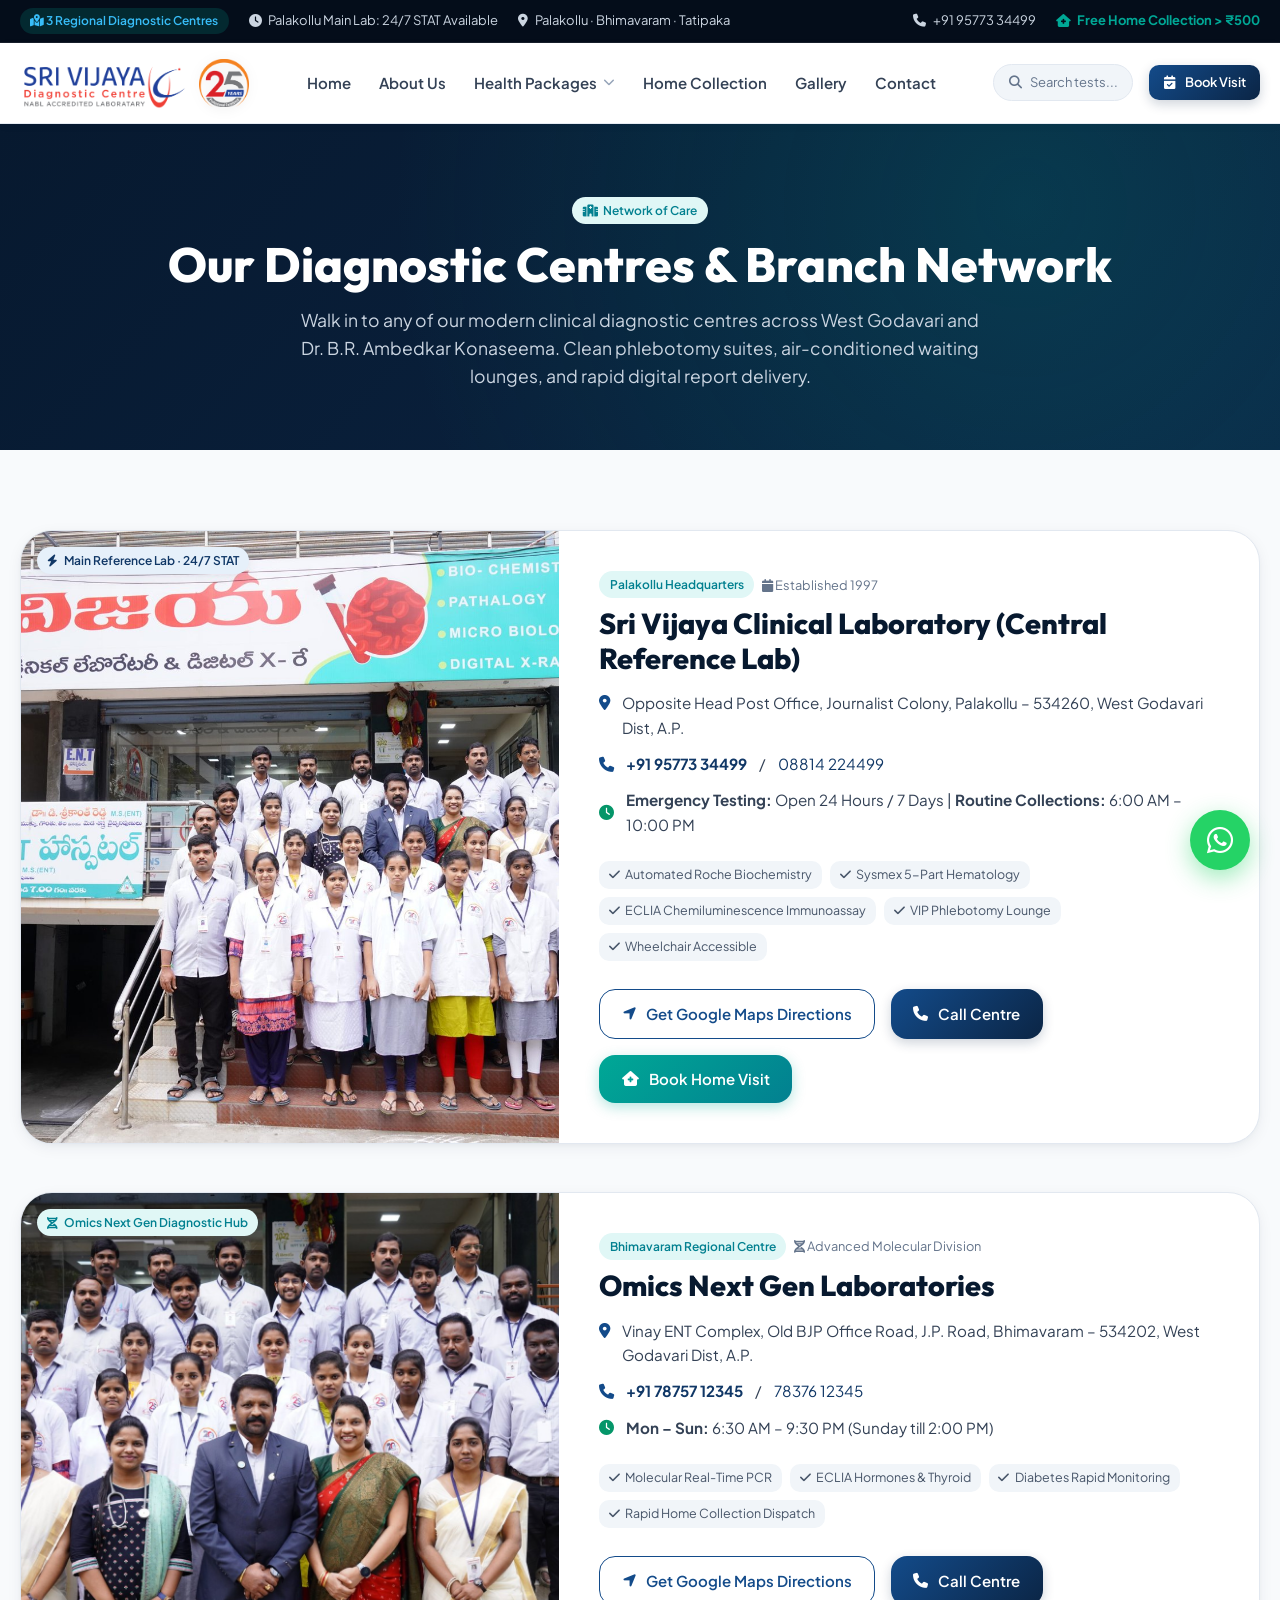
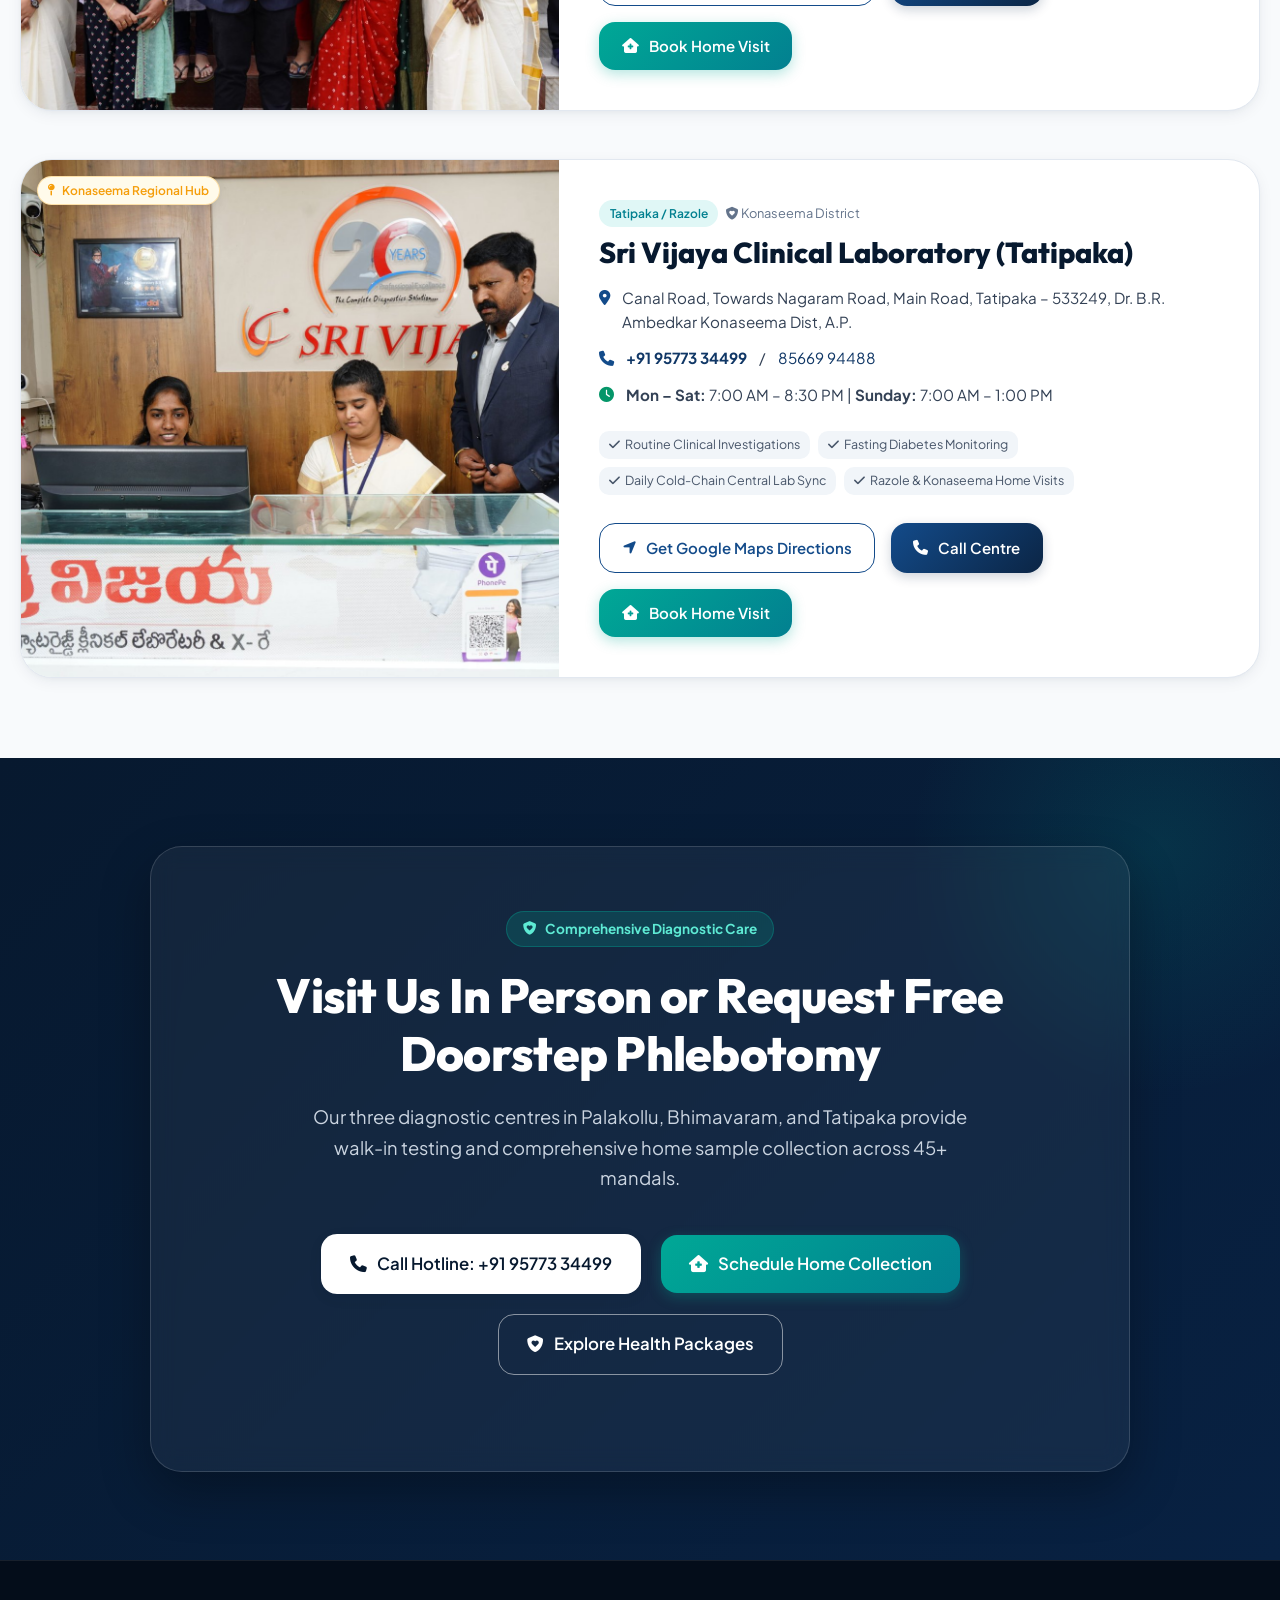
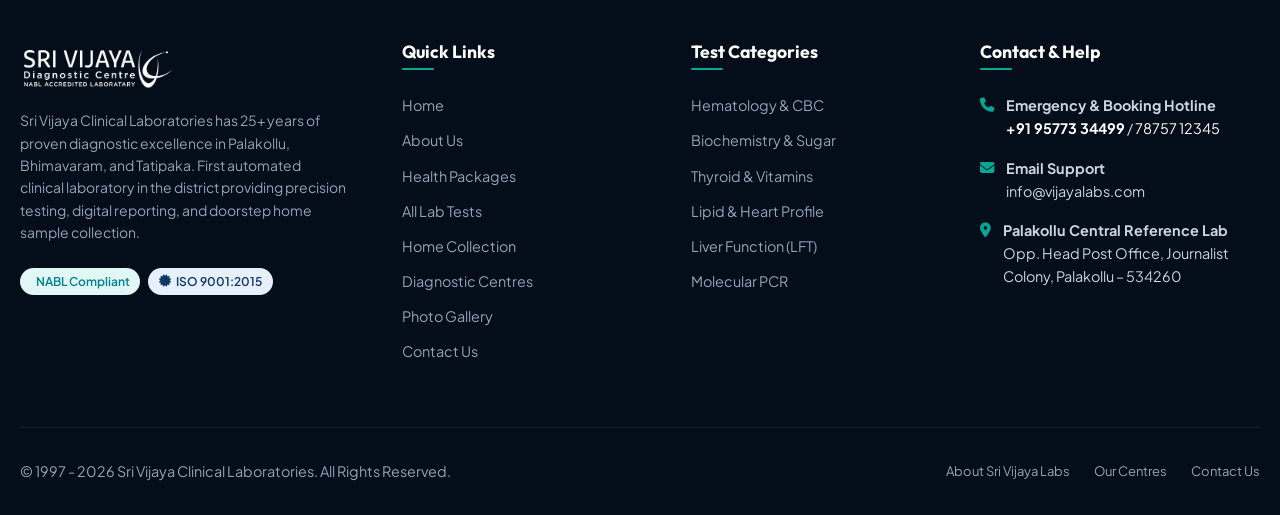
<file: locations.html>
<!DOCTYPE html>
<html lang="en">
<head>
  <meta charset="UTF-8">
  <meta name="viewport" content="width=device-width, initial-scale=1.0">
  <title>Diagnostic Centres & Locations | Sri Vijaya Clinical Laboratories</title>
  <meta name="description" content="Find Sri Vijaya Clinical Laboratories branches in Palakollu (24/7 STAT Central Lab), Bhimavaram (Omics Next Gen), and Tatipaka. Working hours, Google Maps directions, and phone contacts.">
  <link rel="icon" type="image/png" href="assets/images/cropped-logo-png.png">
  
  <!-- Font Awesome 6 Pro / Free -->
  <link rel="stylesheet" href="https://cdnjs.cloudflare.com/ajax/libs/font-awesome/6.4.0/css/all.min.css">
  
  <!-- Custom Modern Stylesheet -->
  <link rel="stylesheet" href="assets/css/style.css">
</head>
<body>

  <!-- Top Announcement Bar (Reports removed) -->
  <div class="topbar">
    <div class="container">
      <div class="topbar-left">
        <span class="topbar-badge"><i class="fa-solid fa-map-location-dot"></i> 3 Regional Diagnostic Centres</span>
        <span class="topbar-link"><i class="fa-solid fa-clock"></i> Palakollu Main Lab: 24/7 STAT Available</span>
        <span class="topbar-link"><i class="fa-solid fa-location-dot"></i> Palakollu · Bhimavaram · Tatipaka</span>
      </div>
      <div class="topbar-right">
        <a href="tel:+919577334499" class="topbar-link"><i class="fa-solid fa-phone"></i> +91 95773 34499</a>
        <a href="home-collection.html" class="topbar-link" style="color: var(--accent-teal); font-weight: 700;">
          <i class="fa-solid fa-house-medical"></i> Free Home Collection &gt; ₹500
        </a>
      </div>
    </div>
  </div>

  <!-- Main Navigation Header (Exact Ordered Nav: 1. Home, 2. About Us, 3. Health Packages [with Lab Tests dropdown], 4. Home Collection, 5. Contact) -->
  <header class="site-header">
    <div class="container">
      <div class="nav-wrapper">
        <div class="logo-group">
          <a href="index.html" style="display: flex; align-items: center; gap: 0.75rem;">
            <img src="assets/images/cropped-Sri-Vijaya_Eng_Logo-01.png" alt="Sri Vijaya Clinical Laboratories" class="site-logo">
            <img src="assets/images/25_year_logo-1024x974.png" alt="25 Years Excellence" class="silver-jubilee-badge">
          </a>
        </div>

        <nav class="nav-menu">
          <div class="nav-item"><a href="index.html" class="nav-link">Home</a></div>
          <div class="nav-item"><a href="about.html" class="nav-link">About Us</a></div>
          
          <!-- Dropdown: Health Packages & Lab Tests -->
          <div class="nav-item has-dropdown">
            <a href="packages.html" class="nav-link">
              Health Packages <i class="fa-solid fa-chevron-down nav-dropdown-arrow"></i>
            </a>
            <div class="nav-dropdown-menu">
              <a href="packages.html" class="dropdown-item">
                <div class="dropdown-icon teal"><i class="fa-solid fa-shield-heart"></i></div>
                <div>
                  <div class="dropdown-title">All Health Packages</div>
                  <div class="dropdown-desc">Comprehensive preventive full-body health checks</div>
                </div>
              </a>
              <a href="tests.html" class="dropdown-item">
                <div class="dropdown-icon blue"><i class="fa-solid fa-flask-vial"></i></div>
                <div>
                  <div class="dropdown-title">Diagnostic Lab Tests Directory</div>
                  <div class="dropdown-desc">86 individual blood, urine, & molecular tests</div>
                </div>
              </a>
              <div class="dropdown-divider"></div>
              <div class="dropdown-quick-links">
                <span class="dropdown-quick-heading">Popular Categories:</span>
                <div class="dropdown-chips">
                  <a href="tests.html?cat=hematology">Hematology</a>
                  <a href="tests.html?cat=biochemistry">Bio-Chemistry</a>
                  <a href="tests.html?cat=hormones">Thyroid & Vitamins</a>
                  <a href="tests.html?cat=lipid">Lipid & Heart</a>
                  <a href="tests.html?cat=liver">Liver (LFT)</a>
                  <a href="tests.html?cat=molecular">Molecular PCR</a>
                </div>
              </div>
            </div>
          </div>

          <div class="nav-item"><a href="home-collection.html" class="nav-link">Home Collection</a></div>
          <div class="nav-item"><a href="gallery.html" class="nav-link">Gallery</a></div>
          <div class="nav-item"><a href="contact.html" class="nav-link">Contact</a></div>
        </nav>

        <div class="nav-actions">
          <button class="search-trigger-btn" aria-label="Search tests" onclick="openSearchModal()">
            <i class="fa-solid fa-magnifying-glass"></i>
            <span>Search tests...</span>
          </button>

          <button class="btn btn-primary btn-sm" onclick="openBookingCheckoutWizard()">
            <i class="fa-solid fa-calendar-check"></i>
            <span>Book Visit</span>
          </button>

          <button class="mobile-menu-toggle" aria-label="Toggle navigation">
            <i class="fa-solid fa-bars"></i>
          </button>
        </div>
      </div>
    </div>
  </header>

  <!-- Hero Header -->
  <section style="background: radial-gradient(circle at 80% 25%, rgba(0, 168, 150, 0.18) 0%, transparent 60%), linear-gradient(135deg, var(--primary-900) 0%, var(--primary-800) 100%); color: var(--white); padding: 4.5rem 0 3.75rem 0;">
    <div class="container text-center" style="text-align: center;">
      <span class="badge badge-teal" style="margin-bottom: 0.75rem;"><i class="fa-solid fa-hospital"></i> Network of Care</span>
      <h1 style="color: var(--white); font-size: clamp(2.2rem, 3.8vw, 3rem); margin-bottom: 0.75rem; font-weight: 800;">
        Our Diagnostic Centres & Branch Network
      </h1>
      <p style="color: var(--neutral-300); max-width: 680px; margin: 0 auto; font-size: 1.1rem; line-height: 1.6;">
        Walk in to any of our modern clinical diagnostic centres across West Godavari and Dr. B.R. Ambedkar Konaseema. Clean phlebotomy suites, air-conditioned waiting lounges, and rapid digital report delivery.
      </p>
    </div>
  </section>

  <!-- Detailed Branch Cards Section -->
  <section style="padding: 5rem 0; background: var(--neutral-50);">
    <div class="container">
      <div style="display: flex; flex-direction: column; gap: 3rem;">
        
        <!-- Centre 1: Palakollu Main Lab -->
        <div class="responsive-location-card" style="background: var(--white); border-radius: var(--radius-xl); overflow: hidden; border: 1px solid var(--neutral-200); box-shadow: var(--shadow-md);">
          <div style="height: 100%; min-height: 320px; position: relative;">
            <img src="assets/images/DSC4607-scaled.jpg" alt="Palakollu Main Centre" style="width: 100%; height: 100%; object-fit: cover; object-position: center 25%;">
            <span class="badge badge-primary" style="position: absolute; top: 16px; left: 16px; box-shadow: var(--shadow-md);"><i class="fa-solid fa-bolt"></i> Main Reference Lab · 24/7 STAT</span>
          </div>
          <div style="padding: 2.5rem; display: flex; flex-direction: column; justify-content: center;">
            <div style="display: flex; align-items: center; gap: 0.5rem; margin-bottom: 0.5rem;">
              <span class="badge badge-teal">Palakollu Headquarters</span>
              <span style="font-size: 0.8rem; color: var(--neutral-500);"><i class="fa-solid fa-calendar"></i> Established 1997</span>
            </div>
            <h2 style="font-size: 1.8rem; color: var(--primary-900); margin-bottom: 1rem; font-weight: 800;">Sri Vijaya Clinical Laboratory (Central Reference Lab)</h2>
            
            <div style="display: flex; flex-direction: column; gap: 0.75rem; margin-bottom: 1.5rem; font-size: 0.95rem; color: var(--neutral-700);">
              <div style="display: flex; gap: 0.75rem; align-items: flex-start;">
                <i class="fa-solid fa-location-dot" style="color: var(--primary-600); margin-top: 0.25rem;"></i>
                <span>Opposite Head Post Office, Journalist Colony, Palakollu – 534260, West Godavari Dist, A.P.</span>
              </div>
              <div style="display: flex; gap: 0.75rem; align-items: center;">
                <i class="fa-solid fa-phone" style="color: var(--primary-600);"></i>
                <a href="tel:+919577334499" style="font-weight: 700; color: var(--primary-700);">+91 95773 34499</a> / <a href="tel:08814224499" style="color: var(--primary-700);">08814 224499</a>
              </div>
              <div style="display: flex; gap: 0.75rem; align-items: center;">
                <i class="fa-solid fa-clock" style="color: var(--emerald-600);"></i>
                <span><strong>Emergency Testing:</strong> Open 24 Hours / 7 Days | <strong>Routine Collections:</strong> 6:00 AM – 10:00 PM</span>
              </div>
            </div>

            <div style="display: flex; flex-wrap: wrap; gap: 0.5rem; margin-bottom: 1.75rem;">
              <span class="meta-chip"><i class="fa-solid fa-check"></i> Automated Roche Biochemistry</span>
              <span class="meta-chip"><i class="fa-solid fa-check"></i> Sysmex 5-Part Hematology</span>
              <span class="meta-chip"><i class="fa-solid fa-check"></i> ECLIA Chemiluminescence Immunoassay</span>
              <span class="meta-chip"><i class="fa-solid fa-check"></i> VIP Phlebotomy Lounge</span>
              <span class="meta-chip"><i class="fa-solid fa-check"></i> Wheelchair Accessible</span>
            </div>

            <div style="display: flex; gap: 1rem; flex-wrap: wrap;">
              <a href="https://maps.google.com/?q=Sri+Vijaya+Clinical+Laboratory+Palakollu" target="_blank" class="btn btn-outline-primary">
                <i class="fa-solid fa-location-arrow"></i> Get Google Maps Directions
              </a>
              <a href="tel:+919577334499" class="btn btn-primary">
                <i class="fa-solid fa-phone"></i> Call Centre
              </a>
              <a href="home-collection.html" class="btn btn-accent">
                <i class="fa-solid fa-house-medical"></i> Book Home Visit
              </a>
            </div>
          </div>
        </div>

        <!-- Centre 2: Bhimavaram (Omics) -->
        <div class="responsive-location-card" style="background: var(--white); border-radius: var(--radius-xl); overflow: hidden; border: 1px solid var(--neutral-200); box-shadow: var(--shadow-md);">
          <div style="height: 100%; min-height: 320px; position: relative;">
            <img src="assets/images/DSC4620-scaled.jpg" alt="Omics Next Gen Laboratories Bhimavaram" style="width: 100%; height: 100%; object-fit: cover;">
            <span class="badge badge-teal" style="position: absolute; top: 16px; left: 16px; box-shadow: var(--shadow-md);"><i class="fa-solid fa-dna"></i> Omics Next Gen Diagnostic Hub</span>
          </div>
          <div style="padding: 2.5rem; display: flex; flex-direction: column; justify-content: center;">
            <div style="display: flex; align-items: center; gap: 0.5rem; margin-bottom: 0.5rem;">
              <span class="badge badge-teal">Bhimavaram Regional Centre</span>
              <span style="font-size: 0.8rem; color: var(--neutral-500);"><i class="fa-solid fa-dna"></i> Advanced Molecular Division</span>
            </div>
            <h2 style="font-size: 1.8rem; color: var(--primary-900); margin-bottom: 1rem; font-weight: 800;">Omics Next Gen Laboratories</h2>
            
            <div style="display: flex; flex-direction: column; gap: 0.75rem; margin-bottom: 1.5rem; font-size: 0.95rem; color: var(--neutral-700);">
              <div style="display: flex; gap: 0.75rem; align-items: flex-start;">
                <i class="fa-solid fa-location-dot" style="color: var(--primary-600); margin-top: 0.25rem;"></i>
                <span>Vinay ENT Complex, Old BJP Office Road, J.P. Road, Bhimavaram – 534202, West Godavari Dist, A.P.</span>
              </div>
              <div style="display: flex; gap: 0.75rem; align-items: center;">
                <i class="fa-solid fa-phone" style="color: var(--primary-600);"></i>
                <a href="tel:+917875712345" style="font-weight: 700; color: var(--primary-700);">+91 78757 12345</a> / <a href="tel:+917837612345" style="color: var(--primary-700);">78376 12345</a>
              </div>
              <div style="display: flex; gap: 0.75rem; align-items: center;">
                <i class="fa-solid fa-clock" style="color: var(--emerald-600);"></i>
                <span><strong>Mon – Sun:</strong> 6:30 AM – 9:30 PM (Sunday till 2:00 PM)</span>
              </div>
            </div>

            <div style="display: flex; flex-wrap: wrap; gap: 0.5rem; margin-bottom: 1.75rem;">
              <span class="meta-chip"><i class="fa-solid fa-check"></i> Molecular Real-Time PCR</span>
              <span class="meta-chip"><i class="fa-solid fa-check"></i> ECLIA Hormones & Thyroid</span>
              <span class="meta-chip"><i class="fa-solid fa-check"></i> Diabetes Rapid Monitoring</span>
              <span class="meta-chip"><i class="fa-solid fa-check"></i> Rapid Home Collection Dispatch</span>
            </div>

            <div style="display: flex; gap: 1rem; flex-wrap: wrap;">
              <a href="https://maps.google.com/?q=Omics+Next+Gen+Laboratories+Bhimavaram" target="_blank" class="btn btn-outline-primary">
                <i class="fa-solid fa-location-arrow"></i> Get Google Maps Directions
              </a>
              <a href="tel:+917875712345" class="btn btn-primary">
                <i class="fa-solid fa-phone"></i> Call Centre
              </a>
              <a href="home-collection.html" class="btn btn-accent">
                <i class="fa-solid fa-house-medical"></i> Book Home Visit
              </a>
            </div>
          </div>
        </div>

        <!-- Centre 3: Tatipaka -->
        <div class="responsive-location-card" style="background: var(--white); border-radius: var(--radius-xl); overflow: hidden; border: 1px solid var(--neutral-200); box-shadow: var(--shadow-md);">
          <div style="height: 100%; min-height: 320px; position: relative;">
            <img src="assets/images/DSC4766-scaled.jpg" alt="Sri Vijaya Clinical Laboratory Tatipaka" style="width: 100%; height: 100%; object-fit: cover;">
            <span class="badge badge-amber" style="position: absolute; top: 16px; left: 16px; box-shadow: var(--shadow-md);"><i class="fa-solid fa-map-pin"></i> Konaseema Regional Hub</span>
          </div>
          <div style="padding: 2.5rem; display: flex; flex-direction: column; justify-content: center;">
            <div style="display: flex; align-items: center; gap: 0.5rem; margin-bottom: 0.5rem;">
              <span class="badge badge-teal">Tatipaka / Razole</span>
              <span style="font-size: 0.8rem; color: var(--neutral-500);"><i class="fa-solid fa-shield-heart"></i> Konaseema District</span>
            </div>
            <h2 style="font-size: 1.8rem; color: var(--primary-900); margin-bottom: 1rem; font-weight: 800;">Sri Vijaya Clinical Laboratory (Tatipaka)</h2>
            
            <div style="display: flex; flex-direction: column; gap: 0.75rem; margin-bottom: 1.5rem; font-size: 0.95rem; color: var(--neutral-700);">
              <div style="display: flex; gap: 0.75rem; align-items: flex-start;">
                <i class="fa-solid fa-location-dot" style="color: var(--primary-600); margin-top: 0.25rem;"></i>
                <span>Canal Road, Towards Nagaram Road, Main Road, Tatipaka – 533249, Dr. B.R. Ambedkar Konaseema Dist, A.P.</span>
              </div>
              <div style="display: flex; gap: 0.75rem; align-items: center;">
                <i class="fa-solid fa-phone" style="color: var(--primary-600);"></i>
                <a href="tel:+919577334499" style="font-weight: 700; color: var(--primary-700);">+91 95773 34499</a> / <a href="tel:+918566994488" style="color: var(--primary-700);">85669 94488</a>
              </div>
              <div style="display: flex; gap: 0.75rem; align-items: center;">
                <i class="fa-solid fa-clock" style="color: var(--emerald-600);"></i>
                <span><strong>Mon – Sat:</strong> 7:00 AM – 8:30 PM | <strong>Sunday:</strong> 7:00 AM – 1:00 PM</span>
              </div>
            </div>

            <div style="display: flex; flex-wrap: wrap; gap: 0.5rem; margin-bottom: 1.75rem;">
              <span class="meta-chip"><i class="fa-solid fa-check"></i> Routine Clinical Investigations</span>
              <span class="meta-chip"><i class="fa-solid fa-check"></i> Fasting Diabetes Monitoring</span>
              <span class="meta-chip"><i class="fa-solid fa-check"></i> Daily Cold-Chain Central Lab Sync</span>
              <span class="meta-chip"><i class="fa-solid fa-check"></i> Razole & Konaseema Home Visits</span>
            </div>

            <div style="display: flex; gap: 1rem; flex-wrap: wrap;">
              <a href="https://maps.google.com/?q=Sri+Vijaya+Clinical+Laboratory+Tatipaka" target="_blank" class="btn btn-outline-primary">
                <i class="fa-solid fa-location-arrow"></i> Get Google Maps Directions
              </a>
              <a href="tel:+919577334499" class="btn btn-primary">
                <i class="fa-solid fa-phone"></i> Call Centre
              </a>
              <a href="home-collection.html" class="btn btn-accent">
                <i class="fa-solid fa-house-medical"></i> Book Home Visit
              </a>
            </div>
          </div>
        </div>

      </div>
    </div>
  </section>

  <!-- Final CTA Section (Item 7 styling, all 3 buttons visible) -->
  <section class="cta-banner-section">
    <div class="container">
      <div class="cta-banner-inner">
        <span class="cta-banner-tag">
          <i class="fa-solid fa-shield-heart"></i> Comprehensive Diagnostic Care
        </span>
        <h2 class="cta-banner-title">
          Visit Us In Person or Request Free Doorstep Phlebotomy
        </h2>
        <p class="cta-banner-subtitle">
          Our three diagnostic centres in Palakollu, Bhimavaram, and Tatipaka provide walk-in testing and comprehensive home sample collection across 45+ mandals.
        </p>
        <div class="cta-banner-btn-group">
          <a href="tel:+919577334499" class="btn btn-white btn-lg">
            <i class="fa-solid fa-phone"></i> Call Hotline: +91 95773 34499
          </a>
          <a href="home-collection.html" class="btn btn-accent btn-lg">
            <i class="fa-solid fa-house-medical"></i> Schedule Home Collection
          </a>
          <a href="packages.html" class="btn btn-outline-white btn-lg">
            <i class="fa-solid fa-shield-heart"></i> Explore Health Packages
          </a>
        </div>
      </div>
    </div>
  </section>

  <!-- Item 11: Consistent Standard Footer (Identical to index.html, Reports removed) -->
  <footer class="site-footer">
    <div class="container">
      <div class="footer-grid">
        <div>
          <div class="footer-brand">
            <img src="assets/images/cropped-Sri-Vijaya_Eng_Logo-01.png" alt="Sri Vijaya Clinical Laboratories" class="footer-logo">
          </div>
          <p style="font-size: 0.875rem; line-height: 1.6; margin-bottom: 1.5rem; color: var(--neutral-400);">
            Sri Vijaya Clinical Laboratories has 25+ years of proven diagnostic excellence in Palakollu, Bhimavaram, and Tatipaka. First automated clinical laboratory in the district providing precision testing, digital reporting, and doorstep home sample collection.
          </p>
          <div style="display: flex; gap: 0.5rem; flex-wrap: wrap;">
            <span class="badge badge-teal"><i class="fa-solid fa-shield-check"></i> NABL Compliant</span>
            <span class="badge badge-primary"><i class="fa-solid fa-certificate"></i> ISO 9001:2015</span>
          </div>
        </div>

        <div>
          <h4 class="footer-col-title">Quick Links</h4>
          <ul class="footer-links-list">
            <li><a href="index.html">Home</a></li>
            <li><a href="about.html">About Us</a></li>
            <li><a href="packages.html">Health Packages</a></li>
            <li><a href="tests.html">All Lab Tests</a></li>
            <li><a href="home-collection.html">Home Collection</a></li>
            <li><a href="locations.html">Diagnostic Centres</a></li>
            <li><a href="gallery.html">Photo Gallery</a></li>
            <li><a href="contact.html">Contact Us</a></li>
          </ul>
        </div>

        <div>
          <h4 class="footer-col-title">Test Categories</h4>
          <ul class="footer-links-list">
            <li><a href="tests.html?cat=hematology">Hematology & CBC</a></li>
            <li><a href="tests.html?cat=biochemistry">Biochemistry & Sugar</a></li>
            <li><a href="tests.html?cat=hormones">Thyroid & Vitamins</a></li>
            <li><a href="tests.html?cat=lipid">Lipid & Heart Profile</a></li>
            <li><a href="tests.html?cat=liver">Liver Function (LFT)</a></li>
            <li><a href="tests.html?cat=molecular">Molecular PCR</a></li>
          </ul>
        </div>

        <div>
          <h4 class="footer-col-title">Contact & Help</h4>
          <div class="footer-contact-item">
            <i class="fa-solid fa-phone"></i>
            <div>
              <strong>Emergency & Booking Hotline</strong><br>
              <a href="tel:+919577334499" style="color: var(--white); font-weight: 700;">+91 95773 34499</a> / <a href="tel:+917875712345" style="color: var(--white);">78757 12345</a>
            </div>
          </div>
          <div class="footer-contact-item">
            <i class="fa-solid fa-envelope"></i>
            <div>
              <strong>Email Support</strong><br>
              <a href="mailto:info@vijayalabs.com" style="color: var(--neutral-300);">info@vijayalabs.com</a>
            </div>
          </div>
          <div class="footer-contact-item">
            <i class="fa-solid fa-location-dot"></i>
            <div>
              <strong>Palakollu Central Reference Lab</strong><br>
              Opp. Head Post Office, Journalist Colony, Palakollu – 534260
            </div>
          </div>
        </div>
      </div>

      <div class="footer-bottom">
        <div>
          &copy; 1997 - 2026 Sri Vijaya Clinical Laboratories. All Rights Reserved.
        </div>
        <div style="display: flex; gap: 1.5rem; font-size: 0.8125rem;">
          <a href="about.html">About Sri Vijaya Labs</a>
          <a href="locations.html">Our Centres</a>
          <a href="contact.html">Contact Us</a>
        </div>
      </div>
    </div>
  </footer>

  <!-- Slide-Over Booking Cart Drawer -->
  <div id="cartBackdrop" class="cart-backdrop" onclick="VijayaCart.closeDrawer()">
    <div class="cart-drawer" onclick="event.stopPropagation()">
      <div class="cart-header">
        <div class="cart-title">
          <i class="fa-solid fa-clipboard-list" style="color: var(--primary-600);"></i>
          <span>Your Booking List</span>
        </div>
        <button class="cart-close-btn" onclick="VijayaCart.closeDrawer()" aria-label="Close cart">
          <i class="fa-solid fa-xmark"></i>
        </button>
      </div>

      <div id="cartDrawerBody" class="cart-body"></div>

      <div id="cartDrawerFooter" class="cart-footer">
        <div class="cart-summary-line">
          <span>Subtotal</span>
          <span id="cartSubtotalDisplay">₹0</span>
        </div>
        <div class="cart-summary-line" style="color: var(--emerald-600);">
          <span>Package / Test Savings</span>
          <span id="cartSavingsDisplay">₹0</span>
        </div>
        <div class="cart-summary-line">
          <span>Home Sample Collection</span>
          <span style="color: var(--emerald-600); font-weight: 700;">FREE (Orders above ₹500)</span>
        </div>
        <div class="cart-total-line">
          <span>Estimated Total:</span>
          <span id="cartTotalDisplay">₹0</span>
        </div>

        <button class="btn btn-accent btn-lg" style="width: 100%;" onclick="openBookingCheckoutWizard()">
          <i class="fa-solid fa-calendar-check"></i> Proceed to Checkout
        </button>
      </div>
    </div>
  </div>

  <!-- Booking Checkout Wizard Modal (With WhatsApp Integration) -->
  <div id="checkoutModal" class="modal-overlay">
    <div class="modal-container" style="max-width: 620px;">
      <div class="modal-header">
        <h3 class="modal-title"><i class="fa-solid fa-clipboard-check" style="color: var(--accent-teal); margin-right: 0.5rem;"></i> Schedule Your Diagnostic Appointment</h3>
        <button class="modal-close-btn" onclick="closeAllModals()"><i class="fa-solid fa-xmark"></i></button>
      </div>
      <div class="modal-body" id="checkoutWizardContent">
        <div style="margin-bottom: 1.5rem; background: var(--neutral-50); border: 1px solid var(--neutral-200); border-radius: var(--radius-md); padding: 1rem;">
          <div style="font-size: 0.85rem; color: var(--neutral-500); margin-bottom: 0.5rem; text-transform: uppercase; font-weight: 700;">Selected Tests & Packages:</div>
          <div id="checkoutItemsReview"></div>
          <div style="display: flex; justify-content: space-between; margin-top: 0.75rem; padding-top: 0.5rem; border-top: 1px dashed var(--neutral-300);">
            <strong>Estimated Total:</strong>
            <strong id="checkoutTotalAmount" style="color: var(--primary-900); font-size: 1.15rem;">₹0</strong>
          </div>
        </div>

        <form id="bookingForm" onsubmit="submitBookingForm(event)">
          <div class="form-group">
            <label class="form-label">Patient Full Name *</label>
            <input type="text" name="patientName" class="form-control" placeholder="Enter patient's full name" required>
          </div>

          <div class="responsive-form-row">
            <div class="form-group">
              <label class="form-label">Phone / WhatsApp Number *</label>
              <input type="tel" name="patientPhone" class="form-control" placeholder="10-digit mobile number" pattern="[0-9]{10}" required>
            </div>
            <div class="form-group">
              <label class="form-label">Patient Age & Gender *</label>
              <input type="text" name="patientAge" class="form-control" placeholder="e.g. 45 / Male" required>
            </div>
          </div>

          <div class="form-group">
            <label class="form-label">Collection Method *</label>
            <div class="responsive-form-row">
              <label style="border: 1.5px solid var(--primary-200); border-radius: var(--radius-md); padding: 0.75rem; display: flex; align-items: center; gap: 0.5rem; cursor: pointer;">
                <input type="radio" name="collectionType" value="home" checked>
                <span><strong>Home Sample Collection</strong> (Doorstep)</span>
              </label>
              <label style="border: 1.5px solid var(--neutral-200); border-radius: var(--radius-md); padding: 0.75rem; display: flex; align-items: center; gap: 0.5rem; cursor: pointer;">
                <input type="radio" name="collectionType" value="walkin">
                <span><strong>Walk-in Lab Visit</strong> (Centre)</span>
              </label>
            </div>
          </div>

          <div class="responsive-form-row">
            <div class="form-group">
              <label class="form-label">Preferred Date *</label>
              <input type="date" name="bookingDate" class="form-control" required>
            </div>
            <div class="form-group">
              <label class="form-label">Time Slot *</label>
              <select name="bookingSlot" class="form-control" required>
                <option value="06:00 AM - 08:00 AM (Early Fasting)">06:00 AM - 08:00 AM (Fasting)</option>
                <option value="08:00 AM - 10:00 AM (Morning)">08:00 AM - 10:00 AM (Morning)</option>
                <option value="10:00 AM - 12:00 PM (Mid-day)">10:00 AM - 12:00 PM (Mid-day)</option>
                <option value="02:00 PM - 05:00 PM (Afternoon)">02:00 PM - 05:00 PM (Afternoon)</option>
                <option value="05:00 PM - 08:00 PM (Evening)">05:00 PM - 08:00 PM (Evening)</option>
              </select>
            </div>
          </div>

          <div class="form-group">
            <label class="form-label">Home Address & PIN code (If Home Collection)</label>
            <textarea name="patientAddress" class="form-control" rows="2" placeholder="House/Flat No, Landmark, Town/Village and 6-digit PIN code"></textarea>
          </div>

          <button type="submit" class="btn btn-accent btn-lg" style="width: 100%;">
            <i class="fa-solid fa-lock"></i> Confirm & Book Appointment
          </button>
        </form>
      </div>
    </div>
  </div>

  <!-- Universal Search Modal -->
  <div id="searchModal" class="modal-overlay">
    <div class="modal-container">
      <div class="modal-header">
        <h3 class="modal-title">Search Tests & Health Packages</h3>
        <button class="modal-close-btn" onclick="closeAllModals()"><i class="fa-solid fa-xmark"></i></button>
      </div>
      <div class="modal-body">
        <div class="search-modal-input-wrap">
          <i class="fa-solid fa-magnifying-glass search-modal-icon"></i>
          <input type="text" id="searchModalInput" class="search-modal-input" placeholder="Type test name, organ, or package...">
        </div>
        <div id="searchResultsList" class="search-results-list"></div>
      </div>
    </div>
  </div>

  <!-- Floating WhatsApp Action Button -->
  <a href="https://wa.me/919577334499?text=Hello%20Sri%20Vijaya%20Clinical%20Laboratories,%20I%20would%20like%20to%20visit%20your%20centre." target="_blank" class="floating-whatsapp-btn" aria-label="Chat on WhatsApp">
    <i class="fa-brands fa-whatsapp"></i>
  </a>

  <!-- Mobile Bottom Bar (Standardized Navigation) -->
  <div class="mobile-bottom-bar">
    <div class="mobile-bar-actions">
      <a href="index.html" class="mobile-nav-pill">
        <i class="fa-solid fa-house"></i>
        <span>Home</span>
      </a>
      <a href="tests.html" class="mobile-nav-pill">
        <i class="fa-solid fa-flask-vial"></i>
        <span>Tests</span>
      </a>
      <a href="packages.html" class="mobile-nav-pill">
        <i class="fa-solid fa-shield-heart"></i>
        <span>Packages</span>
      </a>
      <a href="home-collection.html" class="mobile-nav-pill">
        <i class="fa-solid fa-house-medical"></i>
        <span>Home Visit</span>
      </a>
      <a href="https://wa.me/919577334499?text=Hello%20Vijaya%20Labs" target="_blank" class="btn btn-whatsapp btn-sm" style="width: 44px; height: 44px; border-radius: 50%; padding: 0; display: flex; align-items: center; justify-content: center;">
        <i class="fa-brands fa-whatsapp" style="font-size: 1.25rem;"></i>
      </a>
    </div>
  </div>

  <!-- Scripts -->
  <script src="assets/js/tests-data.js"></script>
  <script src="assets/js/main.js"></script>
</body>
</html>
</file>
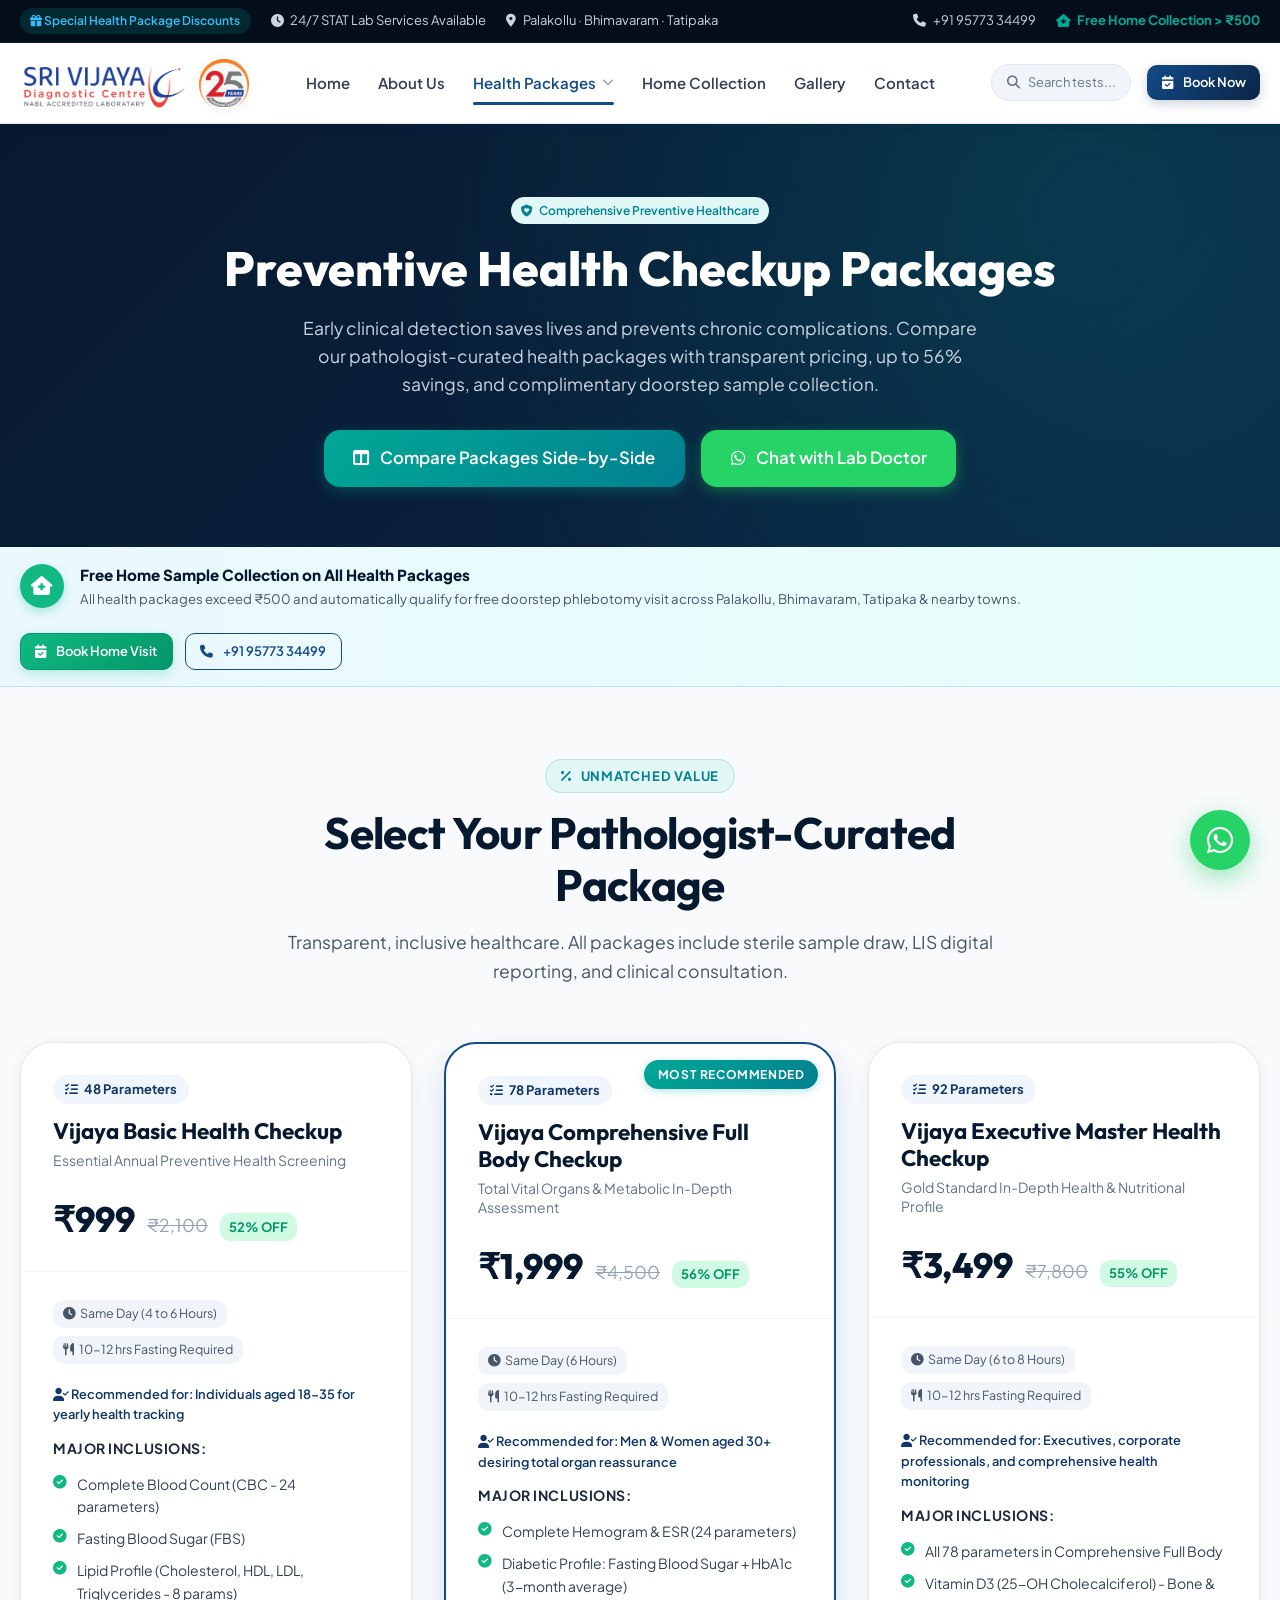
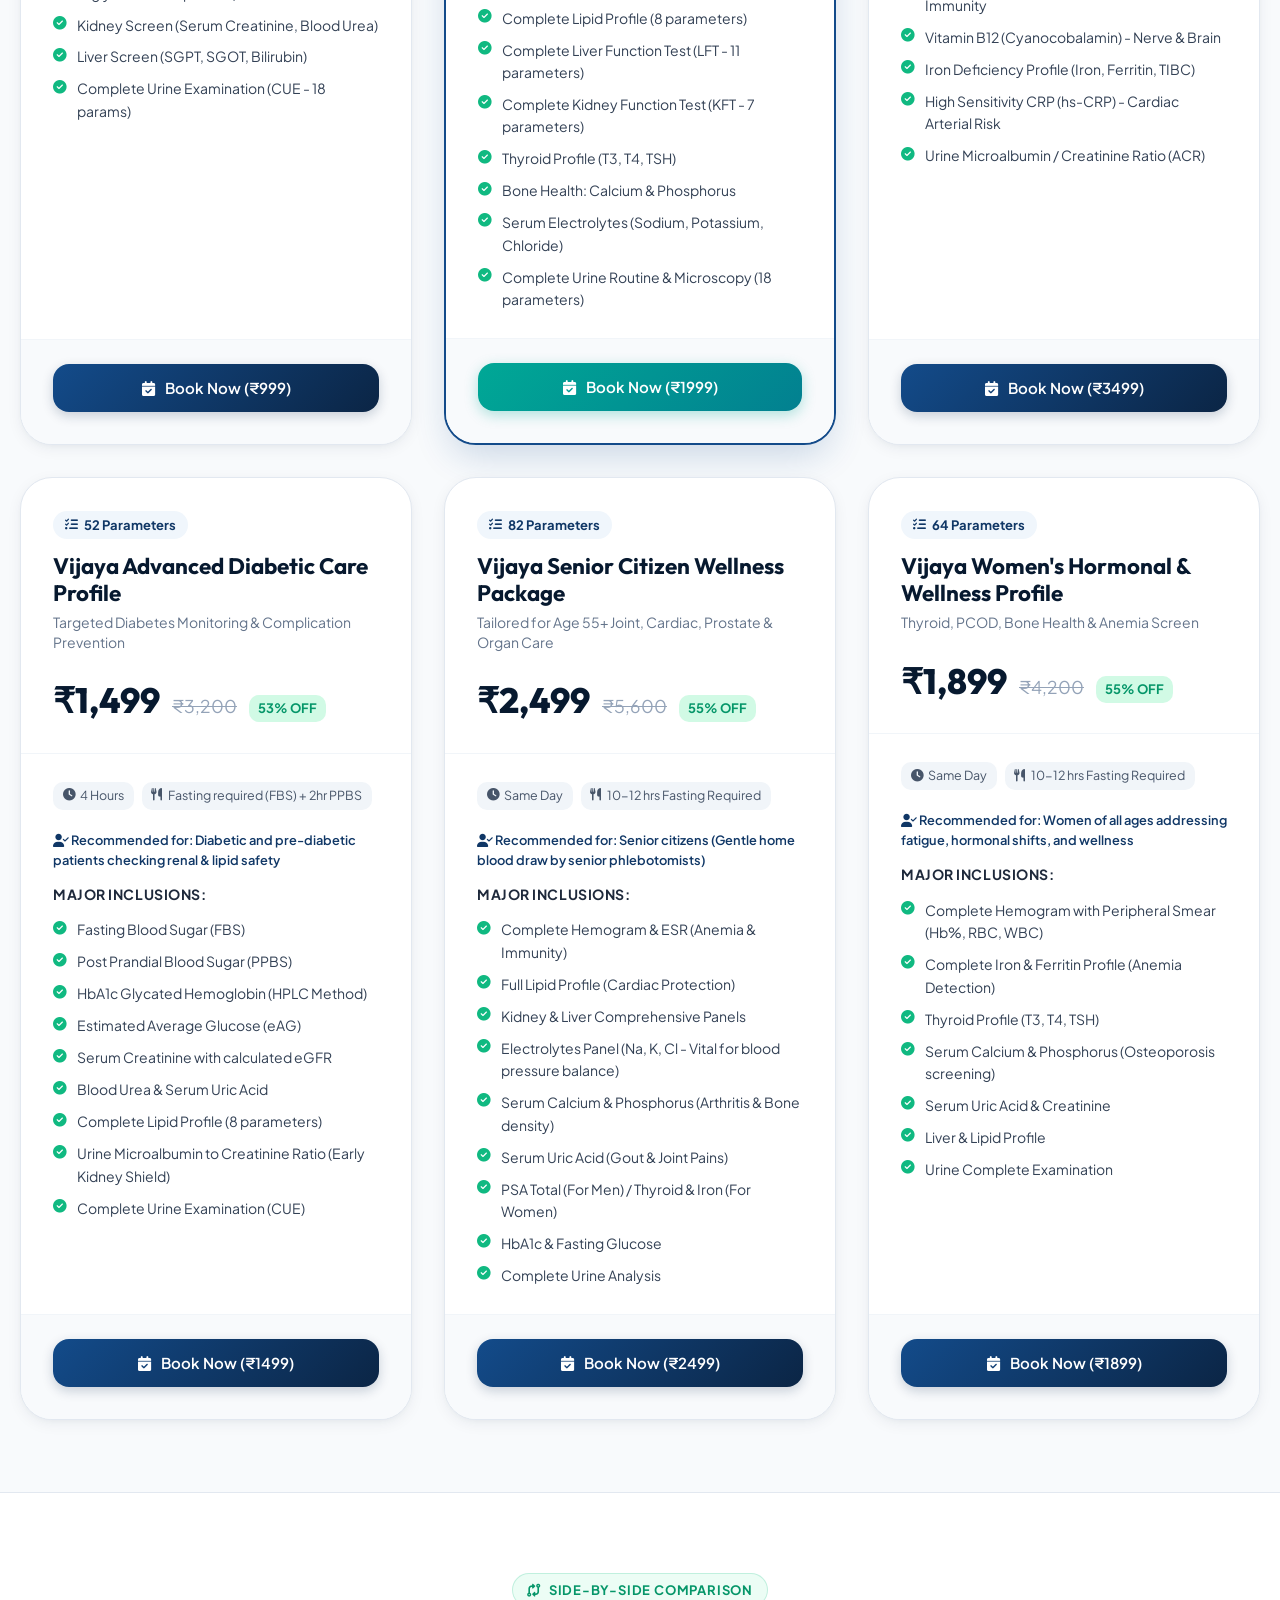
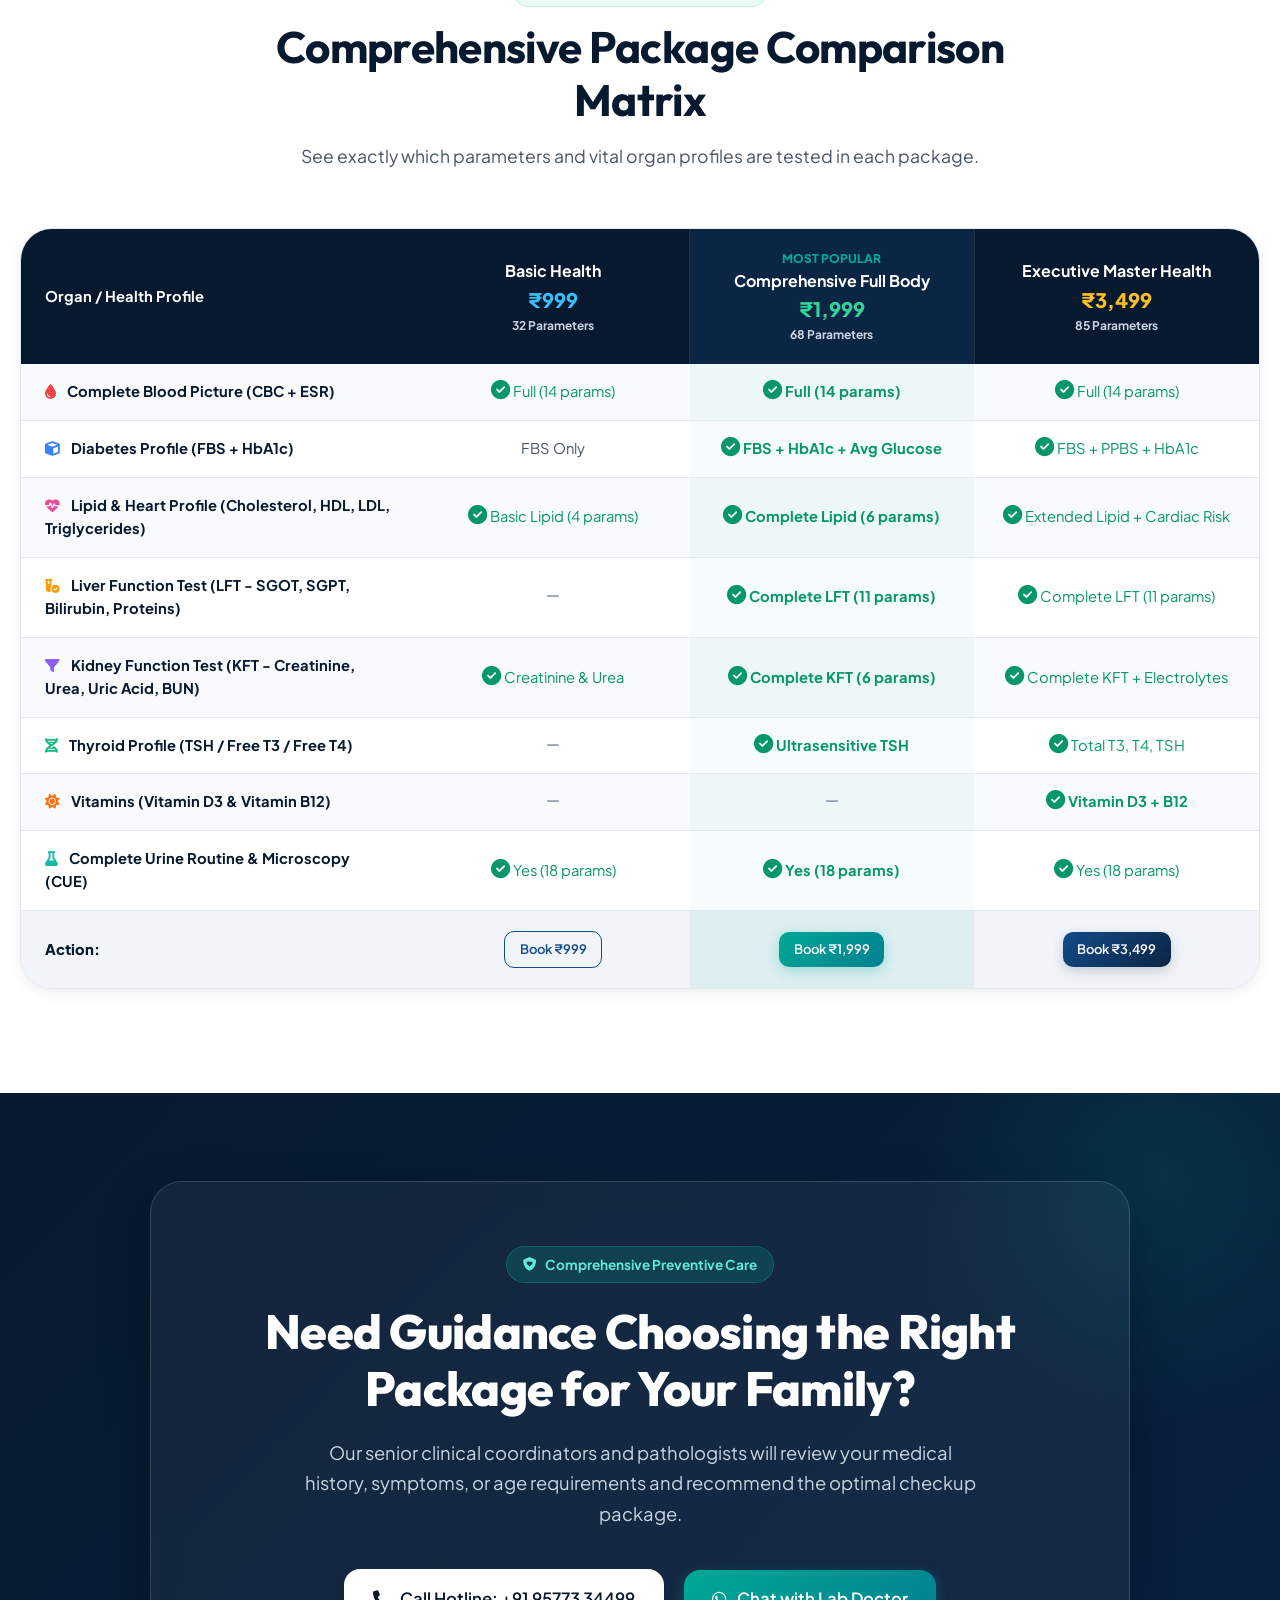
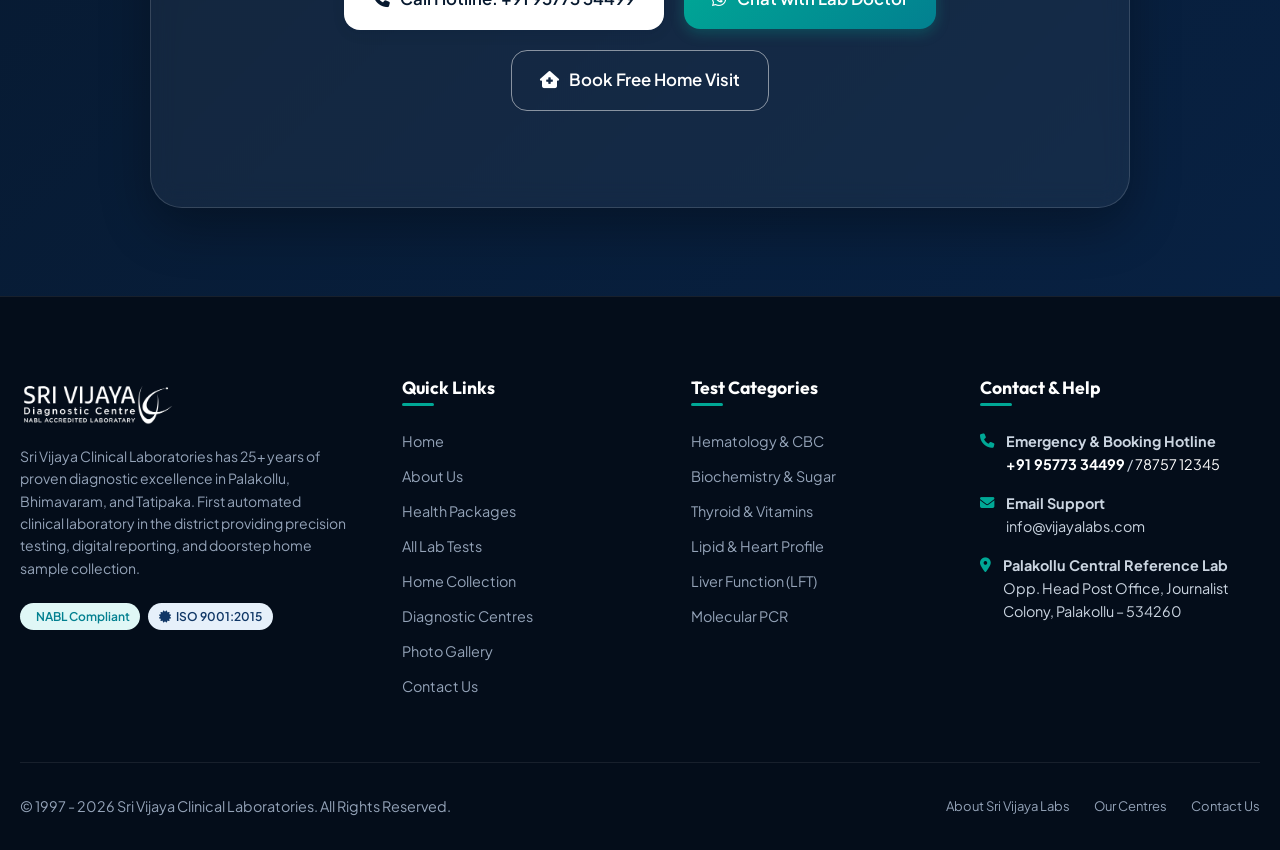
<file: packages.html>
<!DOCTYPE html>
<html lang="en">
<head>
  <meta charset="UTF-8">
  <meta name="viewport" content="width=device-width, initial-scale=1.0">
  <title>Preventive Health Checkup Packages | Sri Vijaya Clinical Laboratories</title>
  <meta name="description" content="Compare and book comprehensive full body checkup packages, diabetes screening, senior citizen health checks, and basic wellness at Sri Vijaya Clinical Laboratories. Save up to 56% with free home collection.">
  <link rel="icon" type="image/png" href="assets/images/cropped-logo-png.png">
  
  <!-- Font Awesome 6 Pro / Free -->
  <link rel="stylesheet" href="https://cdnjs.cloudflare.com/ajax/libs/font-awesome/6.4.0/css/all.min.css">
  
  <!-- Custom Modern Stylesheet -->
  <link rel="stylesheet" href="assets/css/style.css">
</head>
<body>

  <!-- Top Announcement Bar (Reports removed) -->
  <div class="topbar">
    <div class="container">
      <div class="topbar-left">
        <span class="topbar-badge"><i class="fa-solid fa-gift"></i> Special Health Package Discounts</span>
        <span class="topbar-link"><i class="fa-solid fa-clock"></i> 24/7 STAT Lab Services Available</span>
        <span class="topbar-link"><i class="fa-solid fa-location-dot"></i> Palakollu · Bhimavaram · Tatipaka</span>
      </div>
      <div class="topbar-right">
        <a href="tel:+919577334499" class="topbar-link"><i class="fa-solid fa-phone"></i> +91 95773 34499</a>
        <a href="home-collection.html" class="topbar-link" style="color: var(--accent-teal); font-weight: 700;">
          <i class="fa-solid fa-house-medical"></i> Free Home Collection &gt; ₹500
        </a>
      </div>
    </div>
  </div>

  <!-- Main Navigation Header (Exact Ordered Nav: 1. Home, 2. About Us, 3. Health Packages [with Lab Tests dropdown], 4. Home Collection, 5. Contact) -->
  <header class="site-header">
    <div class="container">
      <div class="nav-wrapper">
        <div class="logo-group">
          <a href="index.html" style="display: flex; align-items: center; gap: 0.75rem;">
            <img src="assets/images/cropped-Sri-Vijaya_Eng_Logo-01.png" alt="Sri Vijaya Clinical Laboratories" class="site-logo">
            <img src="assets/images/25_year_logo-1024x974.png" alt="25 Years Excellence" class="silver-jubilee-badge">
          </a>
        </div>

        <nav class="nav-menu">
          <div class="nav-item"><a href="index.html" class="nav-link">Home</a></div>
          <div class="nav-item"><a href="about.html" class="nav-link">About Us</a></div>
          
          <!-- Dropdown: Health Packages & Lab Tests -->
          <div class="nav-item has-dropdown">
            <a href="packages.html" class="nav-link active">
              Health Packages <i class="fa-solid fa-chevron-down nav-dropdown-arrow"></i>
            </a>
            <div class="nav-dropdown-menu">
              <a href="packages.html" class="dropdown-item active" style="background: var(--neutral-50);">
                <div class="dropdown-icon teal"><i class="fa-solid fa-shield-heart"></i></div>
                <div>
                  <div class="dropdown-title" style="color: var(--primary-700); font-weight: 700;">All Health Packages</div>
                  <div class="dropdown-desc">Comprehensive preventive full-body health checks</div>
                </div>
              </a>
              <a href="tests.html" class="dropdown-item">
                <div class="dropdown-icon blue"><i class="fa-solid fa-flask-vial"></i></div>
                <div>
                  <div class="dropdown-title">Diagnostic Lab Tests Directory</div>
                  <div class="dropdown-desc">86 individual blood, urine, & molecular tests</div>
                </div>
              </a>
              <div class="dropdown-divider"></div>
              <div class="dropdown-quick-links">
                <span class="dropdown-quick-heading">Popular Categories:</span>
                <div class="dropdown-chips">
                  <a href="tests.html?cat=hematology">Hematology</a>
                  <a href="tests.html?cat=biochemistry">Bio-Chemistry</a>
                  <a href="tests.html?cat=hormones">Thyroid & Vitamins</a>
                  <a href="tests.html?cat=lipid">Lipid & Heart</a>
                  <a href="tests.html?cat=liver">Liver (LFT)</a>
                  <a href="tests.html?cat=molecular">Molecular PCR</a>
                </div>
              </div>
            </div>
          </div>

          <div class="nav-item"><a href="home-collection.html" class="nav-link">Home Collection</a></div>
          <div class="nav-item"><a href="gallery.html" class="nav-link">Gallery</a></div>
          <div class="nav-item"><a href="contact.html" class="nav-link">Contact</a></div>
        </nav>

        <div class="nav-actions">
          <button class="search-trigger-btn" aria-label="Search tests" onclick="openSearchModal()">
            <i class="fa-solid fa-magnifying-glass"></i>
            <span>Search tests...</span>
          </button>

          <button class="btn btn-primary btn-sm" onclick="openBookingCheckoutWizard()">
            <i class="fa-solid fa-calendar-check"></i>
            <span>Book Now</span>
          </button>

          <button class="mobile-menu-toggle" aria-label="Toggle navigation">
            <i class="fa-solid fa-bars"></i>
          </button>
        </div>
      </div>
    </div>
  </header>

  <!-- Hero Header -->
  <section style="background: radial-gradient(circle at 85% 20%, rgba(0, 168, 150, 0.18) 0%, transparent 60%), linear-gradient(135deg, var(--primary-900) 0%, var(--primary-800) 100%); color: var(--white); padding: 4.5rem 0 3.75rem 0;">
    <div class="container text-center" style="text-align: center;">
      <span class="badge badge-teal" style="margin-bottom: 1rem;"><i class="fa-solid fa-shield-heart"></i> Comprehensive Preventive Healthcare</span>
      <h1 style="color: var(--white); font-size: clamp(2.2rem, 3.8vw, 3rem); margin-bottom: 1rem; font-weight: 800;">
        Preventive Health Checkup Packages
      </h1>
      <p style="color: var(--neutral-300); max-width: 680px; margin: 0 auto 2rem auto; font-size: 1.1rem; line-height: 1.6;">
        Early clinical detection saves lives and prevents chronic complications. Compare our pathologist-curated health packages with transparent pricing, up to 56% savings, and complimentary doorstep sample collection.
      </p>

      <div style="display: flex; justify-content: center; gap: 1rem; flex-wrap: wrap;">
        <a href="#compareSection" class="btn btn-accent btn-lg"><i class="fa-solid fa-table-columns"></i> Compare Packages Side-by-Side</a>
        <a href="https://wa.me/919577334499?text=Hello%20Sri%20Vijaya%20Clinical%20Laboratories,%20please%20help%20me%20choose%20the%20right%20health%20package." target="_blank" class="btn btn-whatsapp btn-lg">
          <i class="fa-brands fa-whatsapp"></i> Chat with Lab Doctor
        </a>
      </div>
    </div>
  </section>

  <!-- Item 10: Repositioned & Redesigned Free Home Sample Collection Promotional Banner -->
  <section style="background: linear-gradient(90deg, #EBF8FF 0%, #E6FFFA 100%); border-bottom: 1px solid #BEE3F8; padding: 1rem 0;">
    <div class="container">
      <div style="display: flex; align-items: center; justify-content: space-between; gap: 1.5rem; flex-wrap: wrap;">
        <div style="display: flex; align-items: center; gap: 1rem;">
          <div style="width: 44px; height: 44px; border-radius: 50%; background: var(--emerald-500); color: var(--white); display: flex; align-items: center; justify-content: center; font-size: 1.2rem; flex-shrink: 0; box-shadow: 0 4px 10px rgba(16, 185, 129, 0.3);">
            <i class="fa-solid fa-house-medical"></i>
          </div>
          <div>
            <div style="font-size: 0.95rem; font-weight: 800; color: var(--primary-900);">
              Free Home Sample Collection on All Health Packages
            </div>
            <div style="font-size: 0.825rem; color: var(--neutral-600);">
              All health packages exceed ₹500 and automatically qualify for free doorstep phlebotomy visit across Palakollu, Bhimavaram, Tatipaka & nearby towns.
            </div>
          </div>
        </div>
        <div style="display: flex; gap: 0.75rem; align-items: center;">
          <a href="home-collection.html" class="btn btn-emerald btn-sm" style="white-space: nowrap;">
            <i class="fa-solid fa-calendar-check"></i> Book Home Visit
          </a>
          <a href="tel:+919577334499" class="btn btn-outline-primary btn-sm" style="white-space: nowrap;">
            <i class="fa-solid fa-phone"></i> +91 95773 34499
          </a>
        </div>
      </div>
    </div>
  </section>

  <!-- Packages Grid Section -->
  <section style="padding: 4.5rem 0; background: var(--neutral-50);">
    <div class="container">
      <div class="section-header">
        <span class="section-tag teal"><i class="fa-solid fa-percent"></i> Unmatched Value</span>
        <h2 class="section-title">Select Your Pathologist-Curated Package</h2>
        <p class="section-subtitle">
          Transparent, inclusive healthcare. All packages include sterile sample draw, LIS digital reporting, and clinical consultation.
        </p>
      </div>

      <div class="package-cards-grid" id="packagesContainer">
        <!-- Rendered dynamically from VIJAYA_DATA.packages -->
      </div>
    </div>
  </section>

  <!-- Interactive Side-by-Side Comparison Matrix -->
  <section id="compareSection" style="padding: 5rem 0; background: var(--white); border-top: 1px solid var(--neutral-200);">
    <div class="container">
      <div class="section-header">
        <span class="section-tag emerald"><i class="fa-solid fa-code-compare"></i> Side-by-Side Comparison</span>
        <h2 class="section-title">Comprehensive Package Comparison Matrix</h2>
        <p class="section-subtitle">
          See exactly which parameters and vital organ profiles are tested in each package.
        </p>
      </div>

      <div class="table-scroll-hint mobile-only" style="margin-bottom: 0.75rem;"><i class="fa-solid fa-arrows-left-right"></i> Swipe horizontally to compare all 3 packages</div>
      <div class="table-responsive" style="background: var(--white); border-radius: var(--radius-xl); border: 1px solid var(--neutral-200); box-shadow: var(--shadow-md); -webkit-overflow-scrolling: touch;">
        <table style="width: 100%; border-collapse: collapse; min-width: 760px; font-size: 0.92rem;">
          <thead>
            <tr style="background: var(--primary-900); color: var(--white); text-align: left;">
              <th style="padding: 1.25rem 1.5rem; width: 32%;">Organ / Health Profile</th>
              <th style="padding: 1.25rem 1rem; text-align: center; width: 22%;">
                <div style="font-size: 1rem; font-weight: 700;">Basic Health</div>
                <div style="font-size: 1.25rem; font-weight: 800; color: #38BDF8;">₹999</div>
                <div style="font-size: 0.75rem; color: var(--neutral-300);">32 Parameters</div>
              </th>
              <th style="padding: 1.25rem 1rem; text-align: center; width: 23%; background: var(--primary-800); border-left: 1px solid rgba(255,255,255,0.1); border-right: 1px solid rgba(255,255,255,0.1);">
                <div style="color: var(--accent-teal); font-weight: 800; font-size: 0.75rem; text-transform: uppercase;">Most Popular</div>
                <div style="font-size: 1rem; font-weight: 700;">Comprehensive Full Body</div>
                <div style="font-size: 1.25rem; font-weight: 800; color: #34D399;">₹1,999</div>
                <div style="font-size: 0.75rem; color: var(--neutral-300);">68 Parameters</div>
              </th>
              <th style="padding: 1.25rem 1rem; text-align: center; width: 23%;">
                <div style="font-size: 1rem; font-weight: 700;">Executive Master Health</div>
                <div style="font-size: 1.25rem; font-weight: 800; color: #FBBF24;">₹3,499</div>
                <div style="font-size: 0.75rem; color: var(--neutral-300);">85 Parameters</div>
              </th>
            </tr>
          </thead>
          <tbody>
            <tr style="border-bottom: 1px solid var(--neutral-200); background: var(--neutral-50);">
              <td style="padding: 1rem 1.5rem; font-weight: 700; color: var(--primary-900);"><i class="fa-solid fa-droplet" style="color: #EF4444; margin-right: 0.5rem;"></i> Complete Blood Picture (CBC + ESR)</td>
              <td style="padding: 1rem; text-align: center; color: var(--emerald-600);"><i class="fa-solid fa-check-circle" style="font-size: 1.2rem;"></i> Full (14 params)</td>
              <td style="padding: 1rem; text-align: center; color: var(--emerald-600); background: rgba(0, 168, 150, 0.04); font-weight: 700;"><i class="fa-solid fa-check-circle" style="font-size: 1.2rem;"></i> Full (14 params)</td>
              <td style="padding: 1rem; text-align: center; color: var(--emerald-600);"><i class="fa-solid fa-check-circle" style="font-size: 1.2rem;"></i> Full (14 params)</td>
            </tr>
            <tr style="border-bottom: 1px solid var(--neutral-200);">
              <td style="padding: 1rem 1.5rem; font-weight: 700; color: var(--primary-900);"><i class="fa-solid fa-cube" style="color: #3B82F6; margin-right: 0.5rem;"></i> Diabetes Profile (FBS + HbA1c)</td>
              <td style="padding: 1rem; text-align: center; color: var(--neutral-600);">FBS Only</td>
              <td style="padding: 1rem; text-align: center; color: var(--emerald-600); background: rgba(0, 168, 150, 0.04); font-weight: 700;"><i class="fa-solid fa-check-circle" style="font-size: 1.2rem;"></i> FBS + HbA1c + Avg Glucose</td>
              <td style="padding: 1rem; text-align: center; color: var(--emerald-600);"><i class="fa-solid fa-check-circle" style="font-size: 1.2rem;"></i> FBS + PPBS + HbA1c</td>
            </tr>
            <tr style="border-bottom: 1px solid var(--neutral-200); background: var(--neutral-50);">
              <td style="padding: 1rem 1.5rem; font-weight: 700; color: var(--primary-900);"><i class="fa-solid fa-heart-pulse" style="color: #EC4899; margin-right: 0.5rem;"></i> Lipid & Heart Profile (Cholesterol, HDL, LDL, Triglycerides)</td>
              <td style="padding: 1rem; text-align: center; color: var(--emerald-600);"><i class="fa-solid fa-check-circle" style="font-size: 1.2rem;"></i> Basic Lipid (4 params)</td>
              <td style="padding: 1rem; text-align: center; color: var(--emerald-600); background: rgba(0, 168, 150, 0.04); font-weight: 700;"><i class="fa-solid fa-check-circle" style="font-size: 1.2rem;"></i> Complete Lipid (6 params)</td>
              <td style="padding: 1rem; text-align: center; color: var(--emerald-600);"><i class="fa-solid fa-check-circle" style="font-size: 1.2rem;"></i> Extended Lipid + Cardiac Risk</td>
            </tr>
            <tr style="border-bottom: 1px solid var(--neutral-200);">
              <td style="padding: 1rem 1.5rem; font-weight: 700; color: var(--primary-900);"><i class="fa-solid fa-vial-circle-check" style="color: #F59E0B; margin-right: 0.5rem;"></i> Liver Function Test (LFT - SGOT, SGPT, Bilirubin, Proteins)</td>
              <td style="padding: 1rem; text-align: center; color: var(--neutral-400);"><i class="fa-solid fa-minus"></i></td>
              <td style="padding: 1rem; text-align: center; color: var(--emerald-600); background: rgba(0, 168, 150, 0.04); font-weight: 700;"><i class="fa-solid fa-check-circle" style="font-size: 1.2rem;"></i> Complete LFT (11 params)</td>
              <td style="padding: 1rem; text-align: center; color: var(--emerald-600);"><i class="fa-solid fa-check-circle" style="font-size: 1.2rem;"></i> Complete LFT (11 params)</td>
            </tr>
            <tr style="border-bottom: 1px solid var(--neutral-200); background: var(--neutral-50);">
              <td style="padding: 1rem 1.5rem; font-weight: 700; color: var(--primary-900);"><i class="fa-solid fa-filter" style="color: #8B5CF6; margin-right: 0.5rem;"></i> Kidney Function Test (KFT - Creatinine, Urea, Uric Acid, BUN)</td>
              <td style="padding: 1rem; text-align: center; color: var(--emerald-600);"><i class="fa-solid fa-check-circle" style="font-size: 1.2rem;"></i> Creatinine & Urea</td>
              <td style="padding: 1rem; text-align: center; color: var(--emerald-600); background: rgba(0, 168, 150, 0.04); font-weight: 700;"><i class="fa-solid fa-check-circle" style="font-size: 1.2rem;"></i> Complete KFT (6 params)</td>
              <td style="padding: 1rem; text-align: center; color: var(--emerald-600);"><i class="fa-solid fa-check-circle" style="font-size: 1.2rem;"></i> Complete KFT + Electrolytes</td>
            </tr>
            <tr style="border-bottom: 1px solid var(--neutral-200);">
              <td style="padding: 1rem 1.5rem; font-weight: 700; color: var(--primary-900);"><i class="fa-solid fa-dna" style="color: #10B981; margin-right: 0.5rem;"></i> Thyroid Profile (TSH / Free T3 / Free T4)</td>
              <td style="padding: 1rem; text-align: center; color: var(--neutral-400);"><i class="fa-solid fa-minus"></i></td>
              <td style="padding: 1rem; text-align: center; color: var(--emerald-600); background: rgba(0, 168, 150, 0.04); font-weight: 700;"><i class="fa-solid fa-check-circle" style="font-size: 1.2rem;"></i> Ultrasensitive TSH</td>
              <td style="padding: 1rem; text-align: center; color: var(--emerald-600);"><i class="fa-solid fa-check-circle" style="font-size: 1.2rem;"></i> Total T3, T4, TSH</td>
            </tr>
            <tr style="border-bottom: 1px solid var(--neutral-200); background: var(--neutral-50);">
              <td style="padding: 1rem 1.5rem; font-weight: 700; color: var(--primary-900);"><i class="fa-solid fa-sun" style="color: #F97316; margin-right: 0.5rem;"></i> Vitamins (Vitamin D3 & Vitamin B12)</td>
              <td style="padding: 1rem; text-align: center; color: var(--neutral-400);"><i class="fa-solid fa-minus"></i></td>
              <td style="padding: 1rem; text-align: center; color: var(--neutral-400); background: rgba(0, 168, 150, 0.04);"><i class="fa-solid fa-minus"></i></td>
              <td style="padding: 1rem; text-align: center; color: var(--emerald-600); font-weight: 700;"><i class="fa-solid fa-check-circle" style="font-size: 1.2rem;"></i> Vitamin D3 + B12</td>
            </tr>
            <tr style="border-bottom: 1px solid var(--neutral-200);">
              <td style="padding: 1rem 1.5rem; font-weight: 700; color: var(--primary-900);"><i class="fa-solid fa-flask" style="color: #14B8A6; margin-right: 0.5rem;"></i> Complete Urine Routine & Microscopy (CUE)</td>
              <td style="padding: 1rem; text-align: center; color: var(--emerald-600);"><i class="fa-solid fa-check-circle" style="font-size: 1.2rem;"></i> Yes (18 params)</td>
              <td style="padding: 1rem; text-align: center; color: var(--emerald-600); background: rgba(0, 168, 150, 0.04); font-weight: 700;"><i class="fa-solid fa-check-circle" style="font-size: 1.2rem;"></i> Yes (18 params)</td>
              <td style="padding: 1rem; text-align: center; color: var(--emerald-600);"><i class="fa-solid fa-check-circle" style="font-size: 1.2rem;"></i> Yes (18 params)</td>
            </tr>
            <tr style="background: var(--neutral-100);">
              <td style="padding: 1.25rem 1.5rem; font-weight: 800; color: var(--primary-900);">Action:</td>
              <td style="padding: 1.25rem; text-align: center;">
                <button class="btn btn-outline-primary btn-sm" onclick="VijayaCart.addItem(VIJAYA_DATA.packages.find(p => p.id === 'pkg-basic'), 'package')">
                  Book ₹999
                </button>
              </td>
              <td style="padding: 1.25rem; text-align: center; background: rgba(0, 168, 150, 0.08);">
                <button class="btn btn-accent btn-sm" onclick="VijayaCart.addItem(VIJAYA_DATA.packages.find(p => p.id === 'pkg-full-body'), 'package')">
                  Book ₹1,999
                </button>
              </td>
              <td style="padding: 1.25rem; text-align: center;">
                <button class="btn btn-primary btn-sm" onclick="VijayaCart.addItem(VIJAYA_DATA.packages.find(p => p.id === 'pkg-executive'), 'package')">
                  Book ₹3,499
                </button>
              </td>
            </tr>
          </tbody>
        </table>
      </div>
    </div>
  </section>

  <!-- Final CTA Section (Item 7 styling, all 3 buttons visible) -->
  <section class="cta-banner-section">
    <div class="container">
      <div class="cta-banner-inner">
        <span class="cta-banner-tag">
          <i class="fa-solid fa-shield-heart"></i> Comprehensive Preventive Care
        </span>
        <h2 class="cta-banner-title">
          Need Guidance Choosing the Right Package for Your Family?
        </h2>
        <p class="cta-banner-subtitle">
          Our senior clinical coordinators and pathologists will review your medical history, symptoms, or age requirements and recommend the optimal checkup package.
        </p>
        <div class="cta-banner-btn-group">
          <a href="tel:+919577334499" class="btn btn-white btn-lg">
            <i class="fa-solid fa-phone"></i> Call Hotline: +91 95773 34499
          </a>
          <a href="https://wa.me/919577334499?text=Hello%20Sri%20Vijaya%20Clinical%20Laboratories,%20please%20guide%20me%20on%20packages." target="_blank" class="btn btn-accent btn-lg">
            <i class="fa-brands fa-whatsapp"></i> Chat with Lab Doctor
          </a>
          <a href="home-collection.html" class="btn btn-outline-white btn-lg">
            <i class="fa-solid fa-house-medical"></i> Book Free Home Visit
          </a>
        </div>
      </div>
    </div>
  </section>

  <!-- Slide-Over Booking Cart Drawer -->
  <div id="cartBackdrop" class="cart-backdrop" onclick="VijayaCart.closeDrawer()">
    <div class="cart-drawer" onclick="event.stopPropagation()">
      <div class="cart-header">
        <div class="cart-title">
          <i class="fa-solid fa-clipboard-list" style="color: var(--primary-600);"></i>
          <span>Your Booking List</span>
        </div>
        <button class="cart-close-btn" onclick="VijayaCart.closeDrawer()" aria-label="Close cart">
          <i class="fa-solid fa-xmark"></i>
        </button>
      </div>

      <div id="cartDrawerBody" class="cart-body"></div>

      <div id="cartDrawerFooter" class="cart-footer">
        <div class="cart-summary-line">
          <span>Subtotal</span>
          <span id="cartSubtotalDisplay">₹0</span>
        </div>
        <div class="cart-summary-line" style="color: var(--emerald-600);">
          <span>Package / Test Savings</span>
          <span id="cartSavingsDisplay">₹0</span>
        </div>
        <div class="cart-summary-line">
          <span>Home Sample Collection</span>
          <span style="color: var(--emerald-600); font-weight: 700;">FREE (Orders above ₹500)</span>
        </div>
        <div class="cart-total-line">
          <span>Estimated Total:</span>
          <span id="cartTotalDisplay">₹0</span>
        </div>

        <button class="btn btn-accent btn-lg" style="width: 100%;" onclick="openBookingCheckoutWizard()">
          <i class="fa-solid fa-calendar-check"></i> Proceed to Checkout
        </button>
      </div>
    </div>
  </div>

  <!-- Booking Checkout Wizard Modal (With WhatsApp Integration) -->
  <div id="checkoutModal" class="modal-overlay">
    <div class="modal-container" style="max-width: 620px;">
      <div class="modal-header">
        <h3 class="modal-title"><i class="fa-solid fa-clipboard-check" style="color: var(--accent-teal); margin-right: 0.5rem;"></i> Schedule Your Diagnostic Appointment</h3>
        <button class="modal-close-btn" onclick="closeAllModals()"><i class="fa-solid fa-xmark"></i></button>
      </div>
      <div class="modal-body" id="checkoutWizardContent">
        <div style="margin-bottom: 1.5rem; background: var(--neutral-50); border: 1px solid var(--neutral-200); border-radius: var(--radius-md); padding: 1rem;">
          <div style="font-size: 0.85rem; color: var(--neutral-500); margin-bottom: 0.5rem; text-transform: uppercase; font-weight: 700;">Selected Tests & Packages:</div>
          <div id="checkoutItemsReview"></div>
          <div style="display: flex; justify-content: space-between; margin-top: 0.75rem; padding-top: 0.5rem; border-top: 1px dashed var(--neutral-300);">
            <strong>Estimated Total:</strong>
            <strong id="checkoutTotalAmount" style="color: var(--primary-900); font-size: 1.15rem;">₹0</strong>
          </div>
        </div>

        <form id="bookingForm" onsubmit="submitBookingForm(event)">
          <div class="form-group">
            <label class="form-label">Patient Full Name *</label>
            <input type="text" name="patientName" class="form-control" placeholder="Enter patient's full name" required>
          </div>

          <div class="responsive-form-row">
            <div class="form-group">
              <label class="form-label">Phone / WhatsApp Number *</label>
              <input type="tel" name="patientPhone" class="form-control" placeholder="10-digit mobile number" pattern="[0-9]{10}" required>
            </div>
            <div class="form-group">
              <label class="form-label">Patient Age & Gender *</label>
              <input type="text" name="patientAge" class="form-control" placeholder="e.g. 45 / Male" required>
            </div>
          </div>

          <div class="form-group">
            <label class="form-label">Collection Method *</label>
            <div class="responsive-form-row">
              <label style="border: 1.5px solid var(--primary-200); border-radius: var(--radius-md); padding: 0.75rem; display: flex; align-items: center; gap: 0.5rem; cursor: pointer;">
                <input type="radio" name="collectionType" value="home" checked>
                <span><strong>Home Sample Collection</strong> (Doorstep)</span>
              </label>
              <label style="border: 1.5px solid var(--neutral-200); border-radius: var(--radius-md); padding: 0.75rem; display: flex; align-items: center; gap: 0.5rem; cursor: pointer;">
                <input type="radio" name="collectionType" value="walkin">
                <span><strong>Walk-in Lab Visit</strong> (Centre)</span>
              </label>
            </div>
          </div>

          <div class="responsive-form-row">
            <div class="form-group">
              <label class="form-label">Preferred Date *</label>
              <input type="date" name="bookingDate" class="form-control" required>
            </div>
            <div class="form-group">
              <label class="form-label">Time Slot *</label>
              <select name="bookingSlot" class="form-control" required>
                <option value="06:00 AM - 08:00 AM (Early Fasting)">06:00 AM - 08:00 AM (Fasting)</option>
                <option value="08:00 AM - 10:00 AM (Morning)">08:00 AM - 10:00 AM (Morning)</option>
                <option value="10:00 AM - 12:00 PM (Mid-day)">10:00 AM - 12:00 PM (Mid-day)</option>
                <option value="02:00 PM - 05:00 PM (Afternoon)">02:00 PM - 05:00 PM (Afternoon)</option>
                <option value="05:00 PM - 08:00 PM (Evening)">05:00 PM - 08:00 PM (Evening)</option>
              </select>
            </div>
          </div>

          <div class="form-group">
            <label class="form-label">Home Address & PIN code (If Home Collection)</label>
            <textarea name="patientAddress" class="form-control" rows="2" placeholder="House/Flat No, Landmark, Town/Village and 6-digit PIN code"></textarea>
          </div>

          <button type="submit" class="btn btn-accent btn-lg" style="width: 100%;">
            <i class="fa-solid fa-lock"></i> Confirm & Book Appointment
          </button>
        </form>
      </div>
    </div>
  </div>

  <!-- Prescription Upload Modal with WhatsApp Attachment Guidance -->
  <div id="prescriptionModal" class="modal-overlay">
    <div class="modal-container" style="max-width: 540px;">
      <div class="modal-header">
        <h3 class="modal-title"><i class="fa-solid fa-file-prescription" style="color: var(--amber-500); margin-right: 0.5rem;"></i> Upload Doctor's Prescription</h3>
        <button class="modal-close-btn" onclick="closeAllModals()"><i class="fa-solid fa-xmark"></i></button>
      </div>
      <div class="modal-body" id="prescriptionModalBody">
        <p style="color: var(--neutral-600); font-size: 0.9rem; margin-bottom: 1.5rem;">
          Don't know which tests to choose? Just upload a clear photograph of your doctor's slip. Our certified diagnostic team will review it, quote the tests, and call you back in 15 minutes.
        </p>

        <form id="prescriptionForm" onsubmit="handlePrescriptionSubmit(event)">
          <div class="form-group">
            <label class="form-label">Upload Image or PDF *</label>
            <input type="file" accept="image/*,application/pdf" class="form-control" required style="padding: 0.5rem;">
          </div>

          <div class="form-group">
            <label class="form-label">Patient Name *</label>
            <input type="text" name="rxName" class="form-control" placeholder="Enter patient's name" required>
          </div>

          <div class="form-group">
            <label class="form-label">Phone Number *</label>
            <input type="tel" name="rxPhone" class="form-control" placeholder="10-digit mobile number" pattern="[0-9]{10}" required>
          </div>

          <div class="form-group">
            <label class="form-label">Any specific symptoms or message? (Optional)</label>
            <textarea name="rxNotes" class="form-control" rows="2" placeholder="e.g. Fasting blood sugar and thyroid required"></textarea>
          </div>

          <button type="submit" class="btn btn-accent" style="width: 100%;">
            <i class="fa-solid fa-paper-plane"></i> Submit Prescription
          </button>
        </form>
      </div>
    </div>
  </div>

  <!-- Item 11: Consistent Standard Footer (Identical to index.html, Reports removed) -->
  <footer class="site-footer">
    <div class="container">
      <div class="footer-grid">
        <div>
          <div class="footer-brand">
            <img src="assets/images/cropped-Sri-Vijaya_Eng_Logo-01.png" alt="Sri Vijaya Clinical Laboratories" class="footer-logo">
          </div>
          <p style="font-size: 0.875rem; line-height: 1.6; margin-bottom: 1.5rem; color: var(--neutral-400);">
            Sri Vijaya Clinical Laboratories has 25+ years of proven diagnostic excellence in Palakollu, Bhimavaram, and Tatipaka. First automated clinical laboratory in the district providing precision testing, digital reporting, and doorstep home sample collection.
          </p>
          <div style="display: flex; gap: 0.5rem; flex-wrap: wrap;">
            <span class="badge badge-teal"><i class="fa-solid fa-shield-check"></i> NABL Compliant</span>
            <span class="badge badge-primary"><i class="fa-solid fa-certificate"></i> ISO 9001:2015</span>
          </div>
        </div>

        <div>
          <h4 class="footer-col-title">Quick Links</h4>
          <ul class="footer-links-list">
            <li><a href="index.html">Home</a></li>
            <li><a href="about.html">About Us</a></li>
            <li><a href="packages.html">Health Packages</a></li>
            <li><a href="tests.html">All Lab Tests</a></li>
            <li><a href="home-collection.html">Home Collection</a></li>
            <li><a href="about.html#centers">Diagnostic Centres</a></li>
            <li><a href="gallery.html">Photo Gallery</a></li>
            <li><a href="contact.html">Contact Us</a></li>
          </ul>
        </div>

        <div>
          <h4 class="footer-col-title">Test Categories</h4>
          <ul class="footer-links-list">
            <li><a href="tests.html?cat=hematology">Hematology & CBC</a></li>
            <li><a href="tests.html?cat=biochemistry">Biochemistry & Sugar</a></li>
            <li><a href="tests.html?cat=hormones">Thyroid & Vitamins</a></li>
            <li><a href="tests.html?cat=lipid">Lipid & Heart Profile</a></li>
            <li><a href="tests.html?cat=liver">Liver Function (LFT)</a></li>
            <li><a href="tests.html?cat=molecular">Molecular PCR</a></li>
          </ul>
        </div>

        <div>
          <h4 class="footer-col-title">Contact & Help</h4>
          <div class="footer-contact-item">
            <i class="fa-solid fa-phone"></i>
            <div>
              <strong>Emergency & Booking Hotline</strong><br>
              <a href="tel:+919577334499" style="color: var(--white); font-weight: 700;">+91 95773 34499</a> / <a href="tel:+917875712345" style="color: var(--white);">78757 12345</a>
            </div>
          </div>
          <div class="footer-contact-item">
            <i class="fa-solid fa-envelope"></i>
            <div>
              <strong>Email Support</strong><br>
              <a href="mailto:info@vijayalabs.com" style="color: var(--neutral-300);">info@vijayalabs.com</a>
            </div>
          </div>
          <div class="footer-contact-item">
            <i class="fa-solid fa-location-dot"></i>
            <div>
              <strong>Palakollu Central Reference Lab</strong><br>
              Opp. Head Post Office, Journalist Colony, Palakollu – 534260
            </div>
          </div>
        </div>
      </div>

      <div class="footer-bottom">
        <div>
          &copy; 1997 - 2026 Sri Vijaya Clinical Laboratories. All Rights Reserved.
        </div>
        <div style="display: flex; gap: 1.5rem; font-size: 0.8125rem;">
          <a href="about.html">About Sri Vijaya Labs</a>
          <a href="about.html#centers">Our Centres</a>
          <a href="contact.html">Contact Us</a>
        </div>
      </div>
    </div>
  </footer>

  <!-- Floating WhatsApp Action Button -->
  <a href="https://wa.me/919577334499?text=Hello%20Sri%20Vijaya%20Clinical%20Laboratories,%20I%20would%20like%20to%20enquire%20about%20a%20package." target="_blank" class="floating-whatsapp-btn" aria-label="Chat on WhatsApp">
    <i class="fa-brands fa-whatsapp"></i>
  </a>

  <!-- Mobile Bottom Bar (Standardized Navigation) -->
  <div class="mobile-bottom-bar">
    <div class="mobile-bar-actions">
      <a href="index.html" class="mobile-nav-pill">
        <i class="fa-solid fa-house"></i>
        <span>Home</span>
      </a>
      <a href="tests.html" class="mobile-nav-pill">
        <i class="fa-solid fa-flask-vial"></i>
        <span>Tests</span>
      </a>
      <a href="packages.html" class="mobile-nav-pill active">
        <i class="fa-solid fa-shield-heart"></i>
        <span>Packages</span>
      </a>
      <a href="home-collection.html" class="mobile-nav-pill">
        <i class="fa-solid fa-house-medical"></i>
        <span>Home Visit</span>
      </a>
      <a href="https://wa.me/919577334499?text=Hello%20Vijaya%20Labs" target="_blank" class="btn btn-whatsapp btn-sm" style="width: 44px; height: 44px; border-radius: 50%; padding: 0; display: flex; align-items: center; justify-content: center;">
        <i class="fa-brands fa-whatsapp" style="font-size: 1.25rem;"></i>
      </a>
    </div>
  </div>

  <!-- Scripts -->
  <script src="assets/js/tests-data.js"></script>
  <script src="assets/js/main.js"></script>
  <script>
    function getStore() {
      if (typeof VIJAYA_DATA !== 'undefined' && VIJAYA_DATA) return VIJAYA_DATA;
      if (typeof window !== 'undefined' && window.VIJAYA_DATA) return window.VIJAYA_DATA;
      return null;
    }

    function renderPackagesList() {
      const container = document.getElementById('packagesContainer');
      const store = getStore();
      if (!container || !store || !store.packages) return;

      let html = '';
      store.packages.forEach((pkg, index) => {
        const isFeatured = index === 1;
        html += `
          <div class="package-card ${isFeatured ? 'featured' : ''}" id="${pkg.id}">
            ${isFeatured ? '<div class="featured-ribbon">Most Recommended</div>' : ''}
            <div class="package-header">
              <span class="package-param-badge"><i class="fa-solid fa-list-check"></i> ${pkg.parameters} Parameters</span>
              <h3 class="package-name">${pkg.name}</h3>
              <p class="package-tagline">${pkg.tagline}</p>
              <div class="package-price-box">
                <span class="current-price">₹${pkg.price.toLocaleString('en-IN')}</span>
                <span class="original-price">₹${pkg.originalPrice.toLocaleString('en-IN')}</span>
                <span class="discount-tag">${pkg.discount}</span>
              </div>
            </div>
            <div class="package-body">
              <div class="package-meta-tags">
                <span class="meta-chip"><i class="fa-solid fa-clock"></i> ${pkg.turnaround}</span>
                <span class="meta-chip"><i class="fa-solid fa-utensils"></i> ${pkg.fasting}</span>
              </div>
              <div style="font-size: 0.8rem; color: var(--primary-700); font-weight: 600; margin-bottom: 0.75rem;">
                <i class="fa-solid fa-user-check"></i> Recommended for: ${pkg.recommendedFor}
              </div>
              <div class="included-tests-title">Major Inclusions:</div>
              <div class="package-tests-list">
                ${pkg.testsIncludedSummary.map(t => `<div class="package-test-item"><i class="fa-solid fa-circle-check"></i> <span>${t}</span></div>`).join('')}
              </div>
            </div>
            <div class="package-footer">
              <button class="btn ${isFeatured ? 'btn-accent' : 'btn-primary'}" onclick="VijayaCart.addItem(getStore().packages.find(p => p.id === '${pkg.id}'), 'package')">
                <i class="fa-solid fa-calendar-check"></i> Book Now (₹${pkg.price})
              </button>
            </div>
          </div>
        `;
      });
      container.innerHTML = html;
    }

    if (document.readyState === 'loading') {
      document.addEventListener('DOMContentLoaded', renderPackagesList);
    } else {
      renderPackagesList();
    }
  </script>
</body>
</html>
</file>
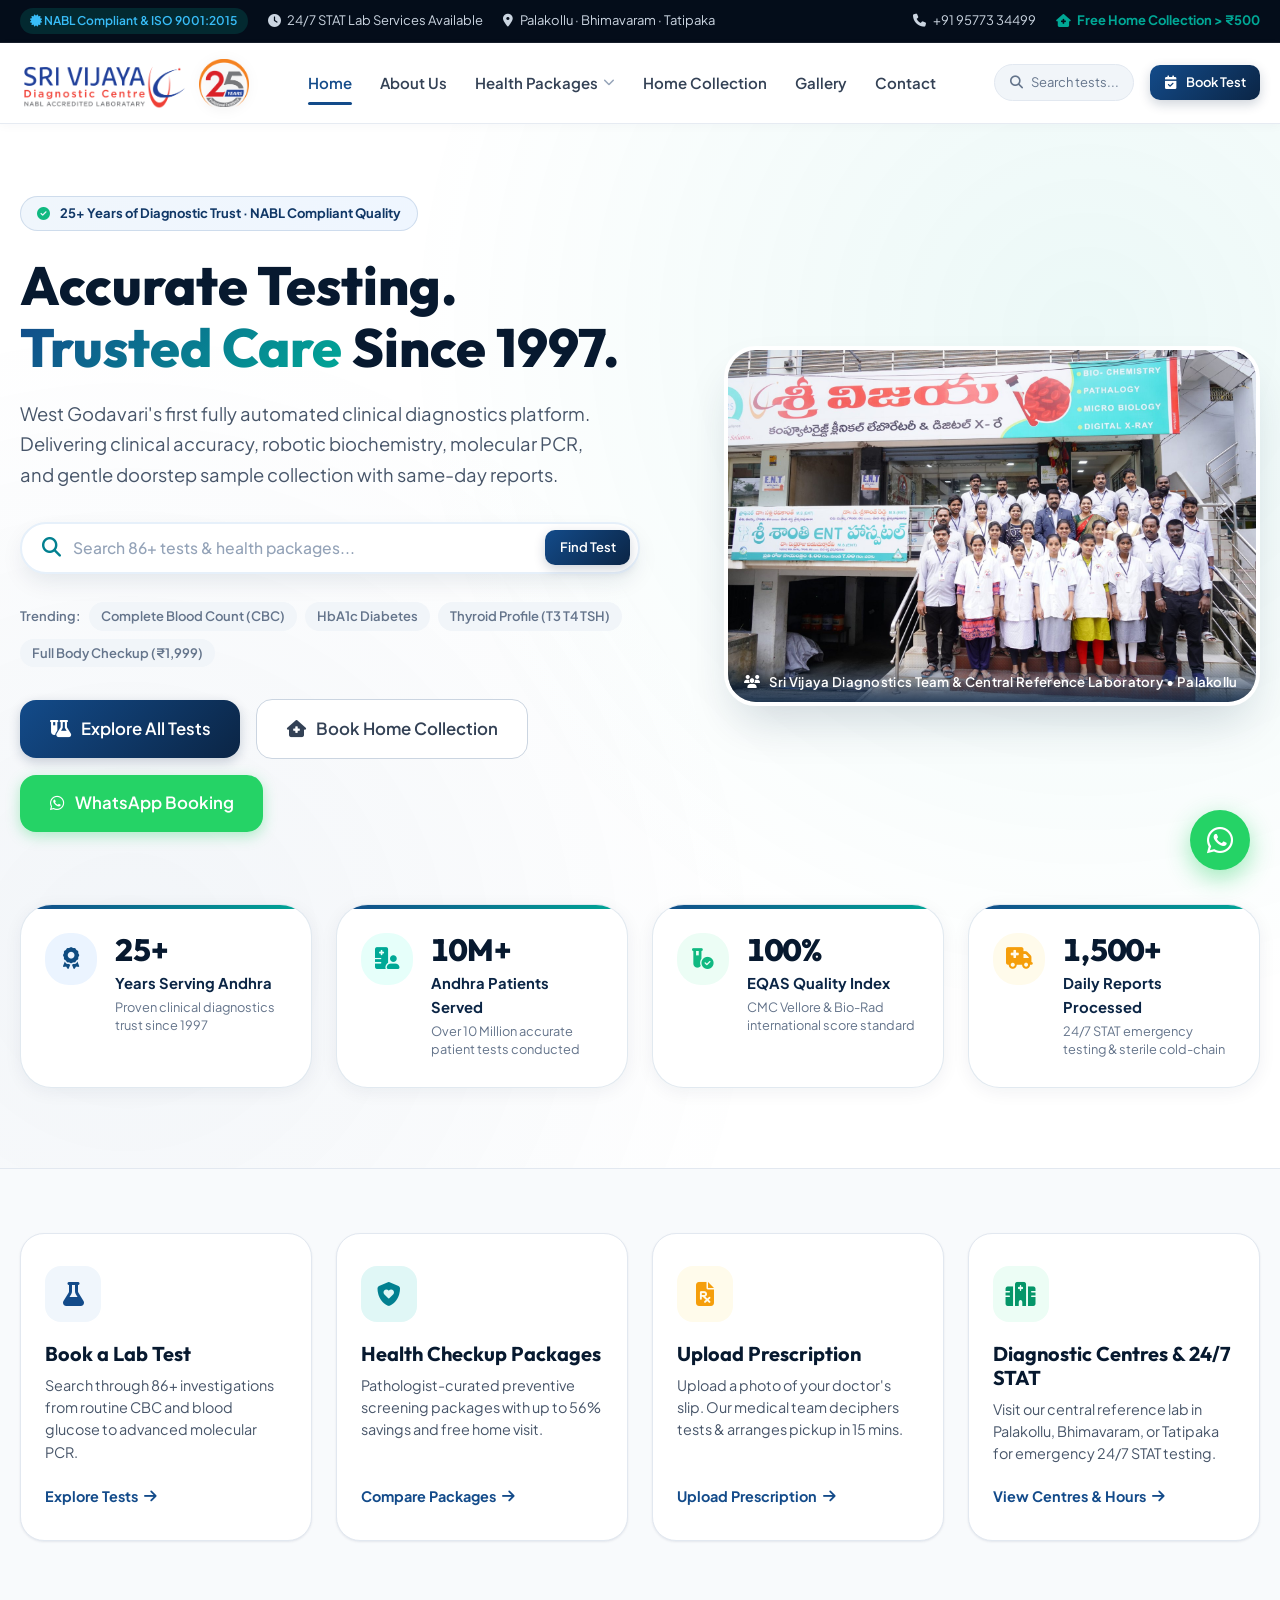
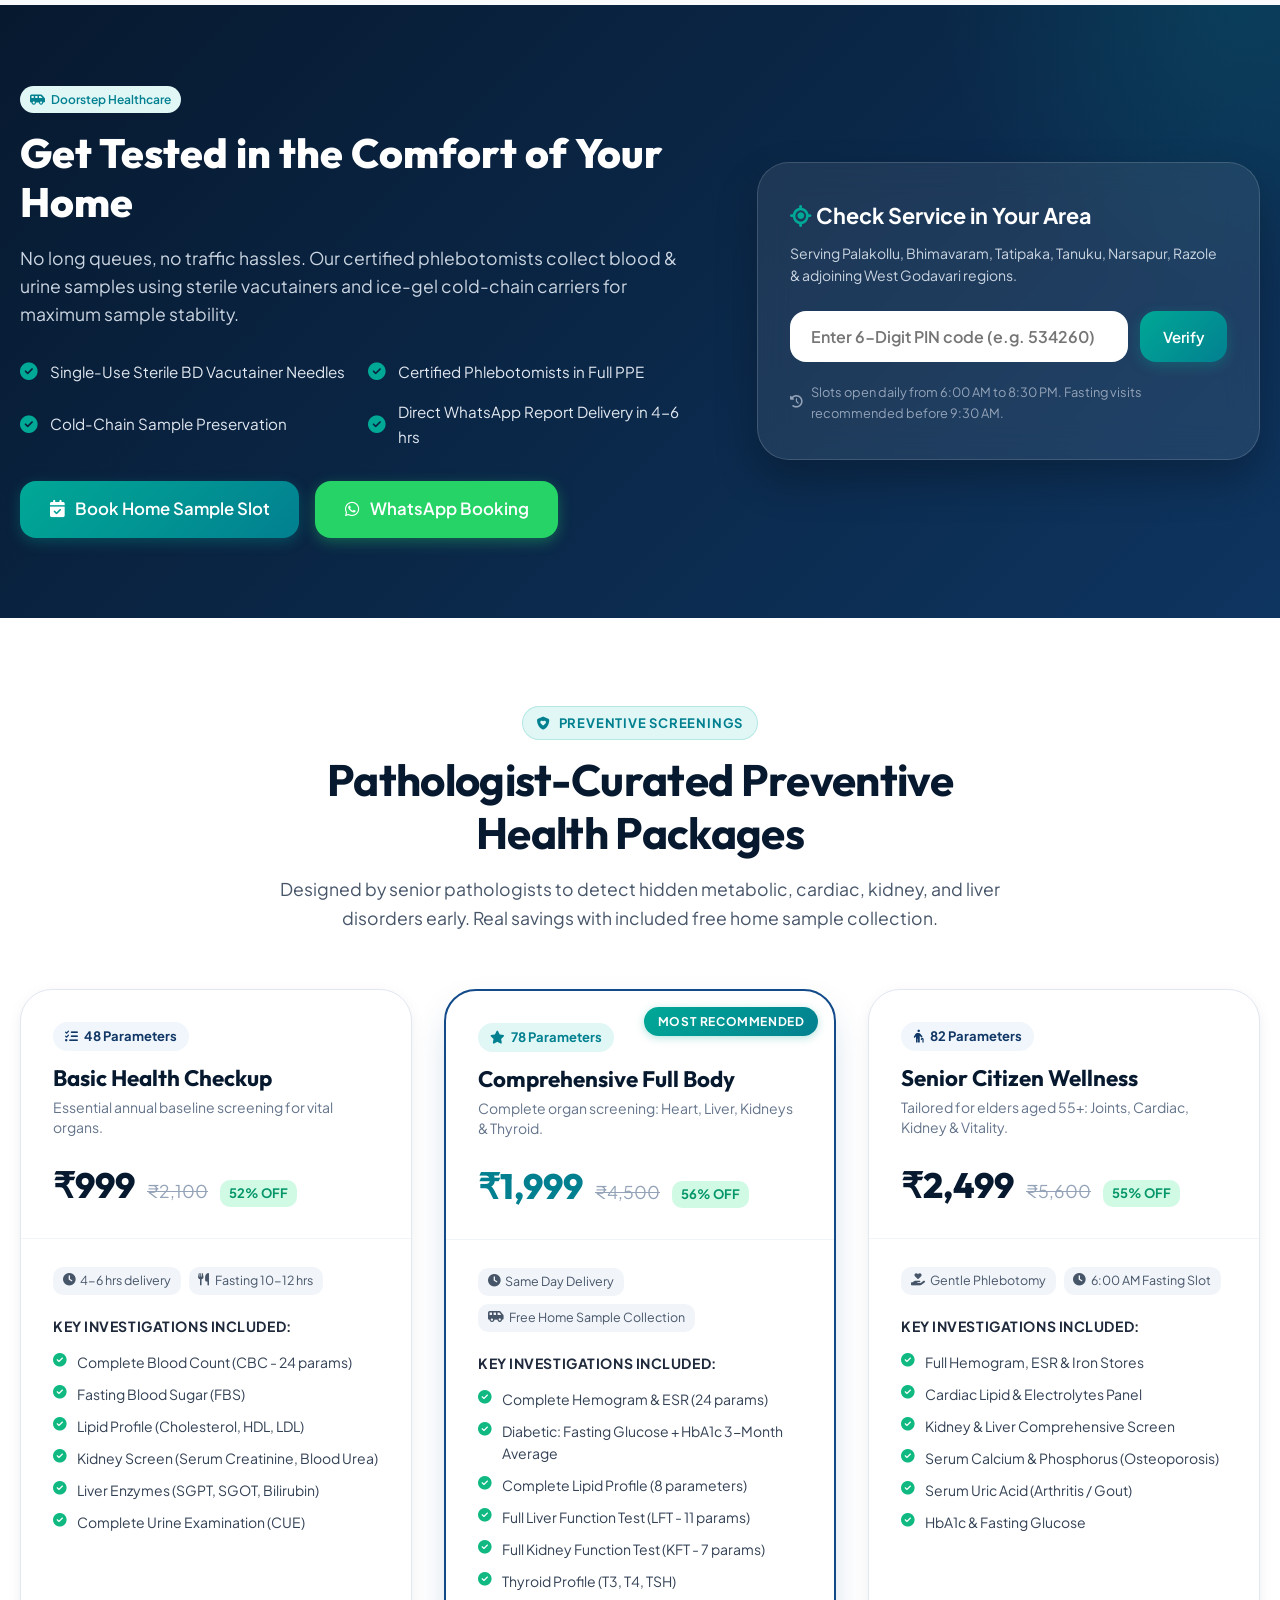
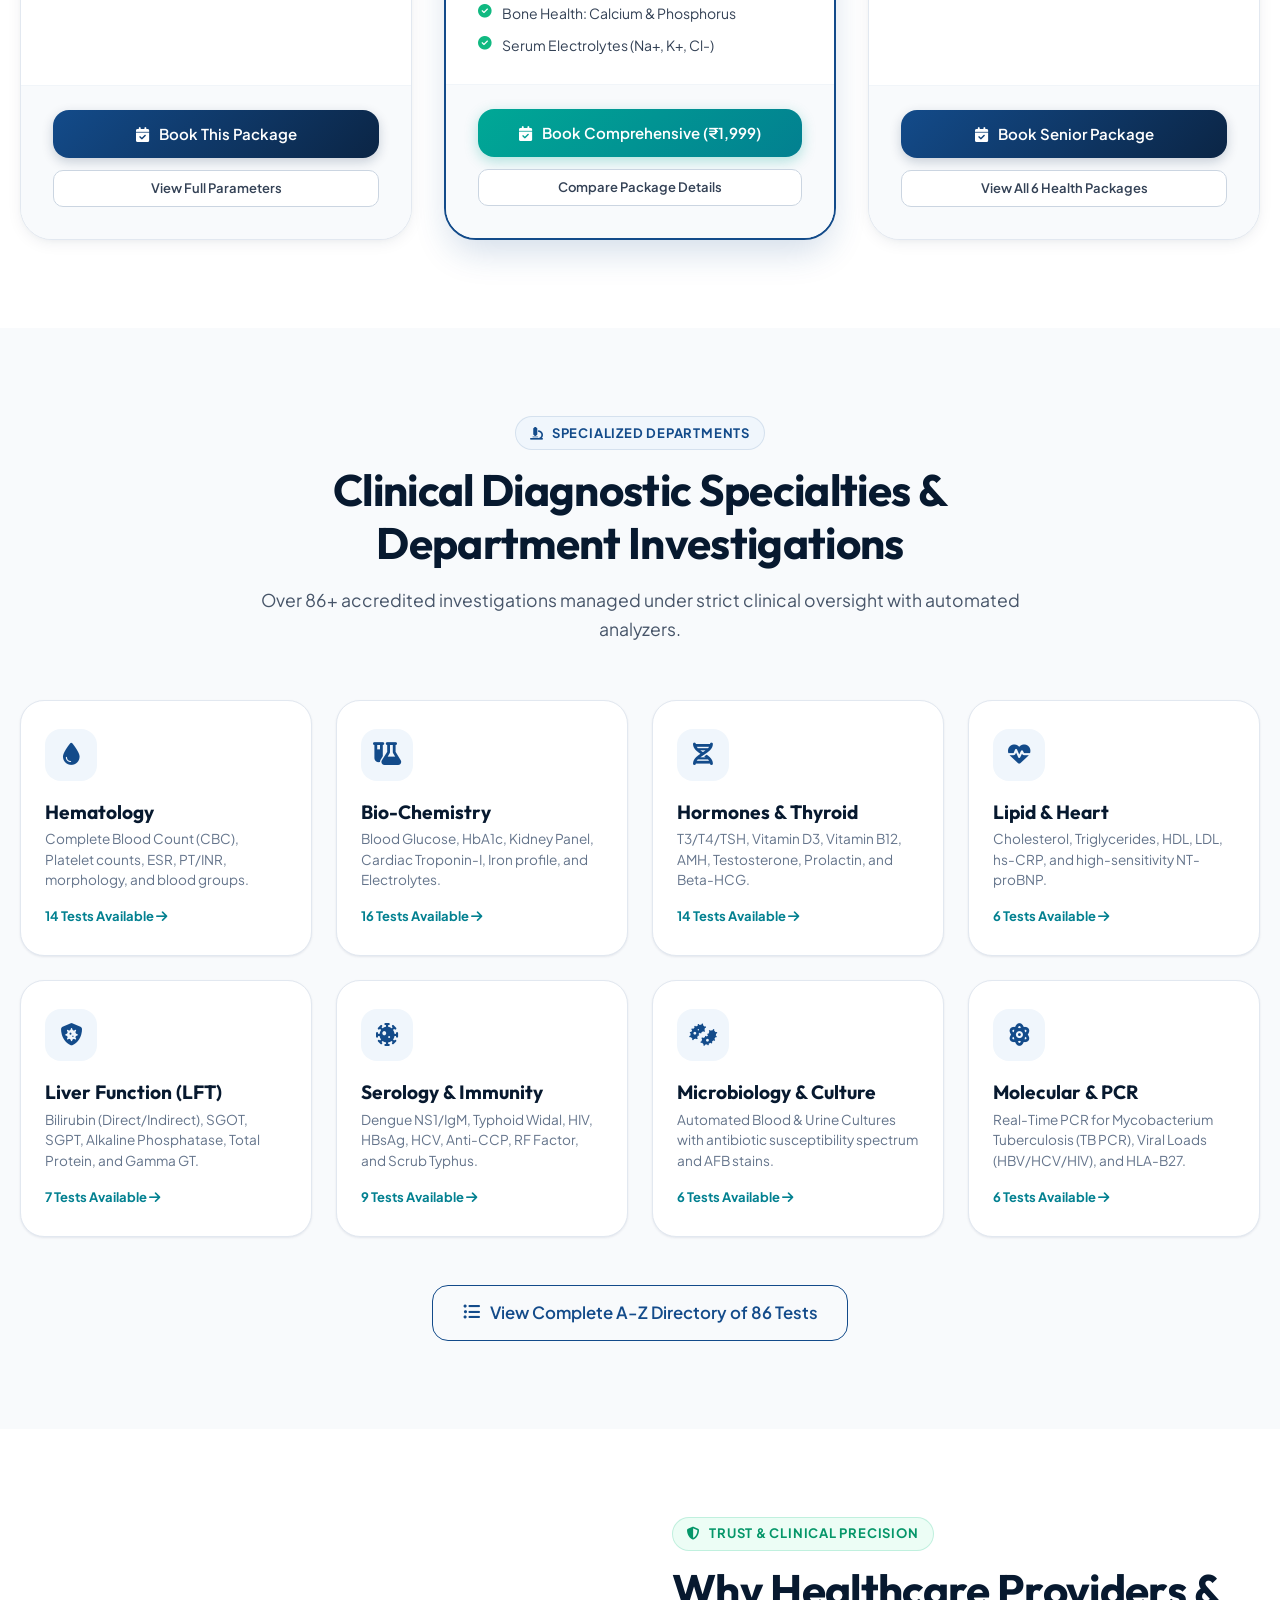
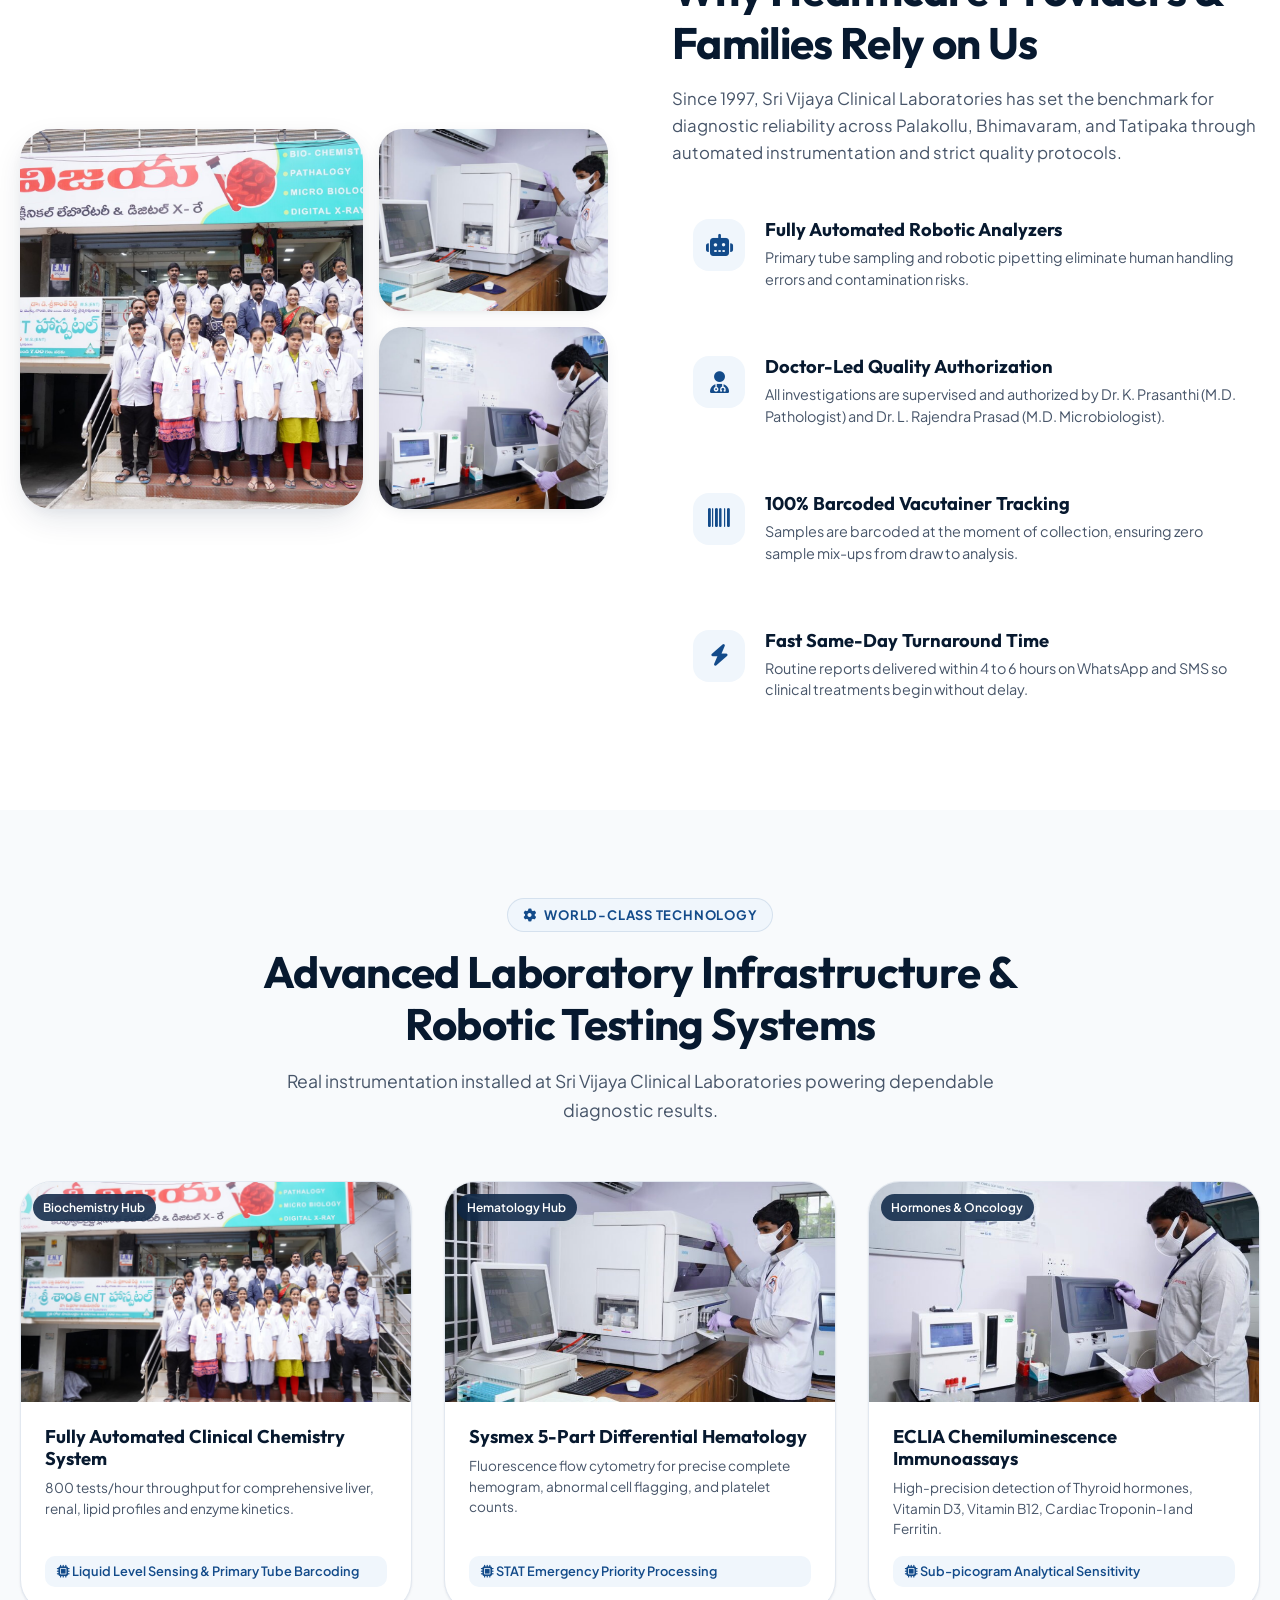
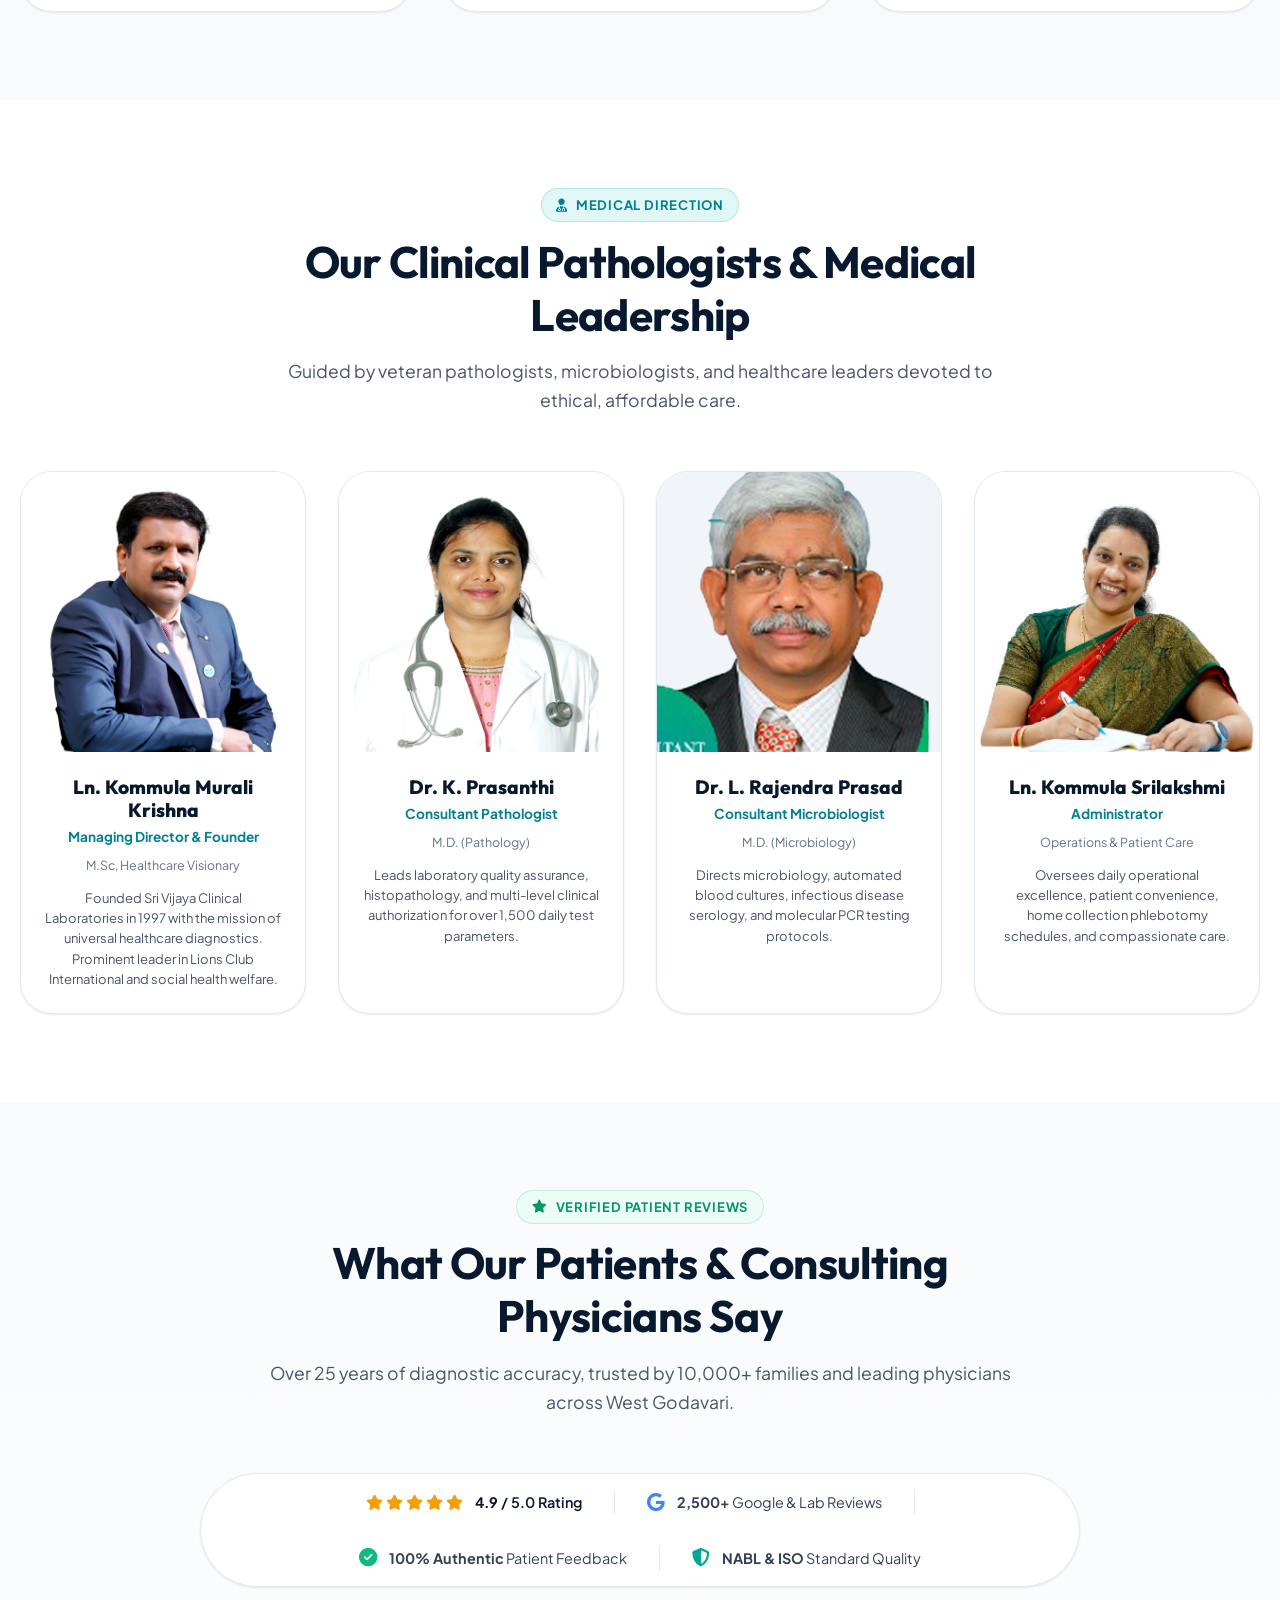
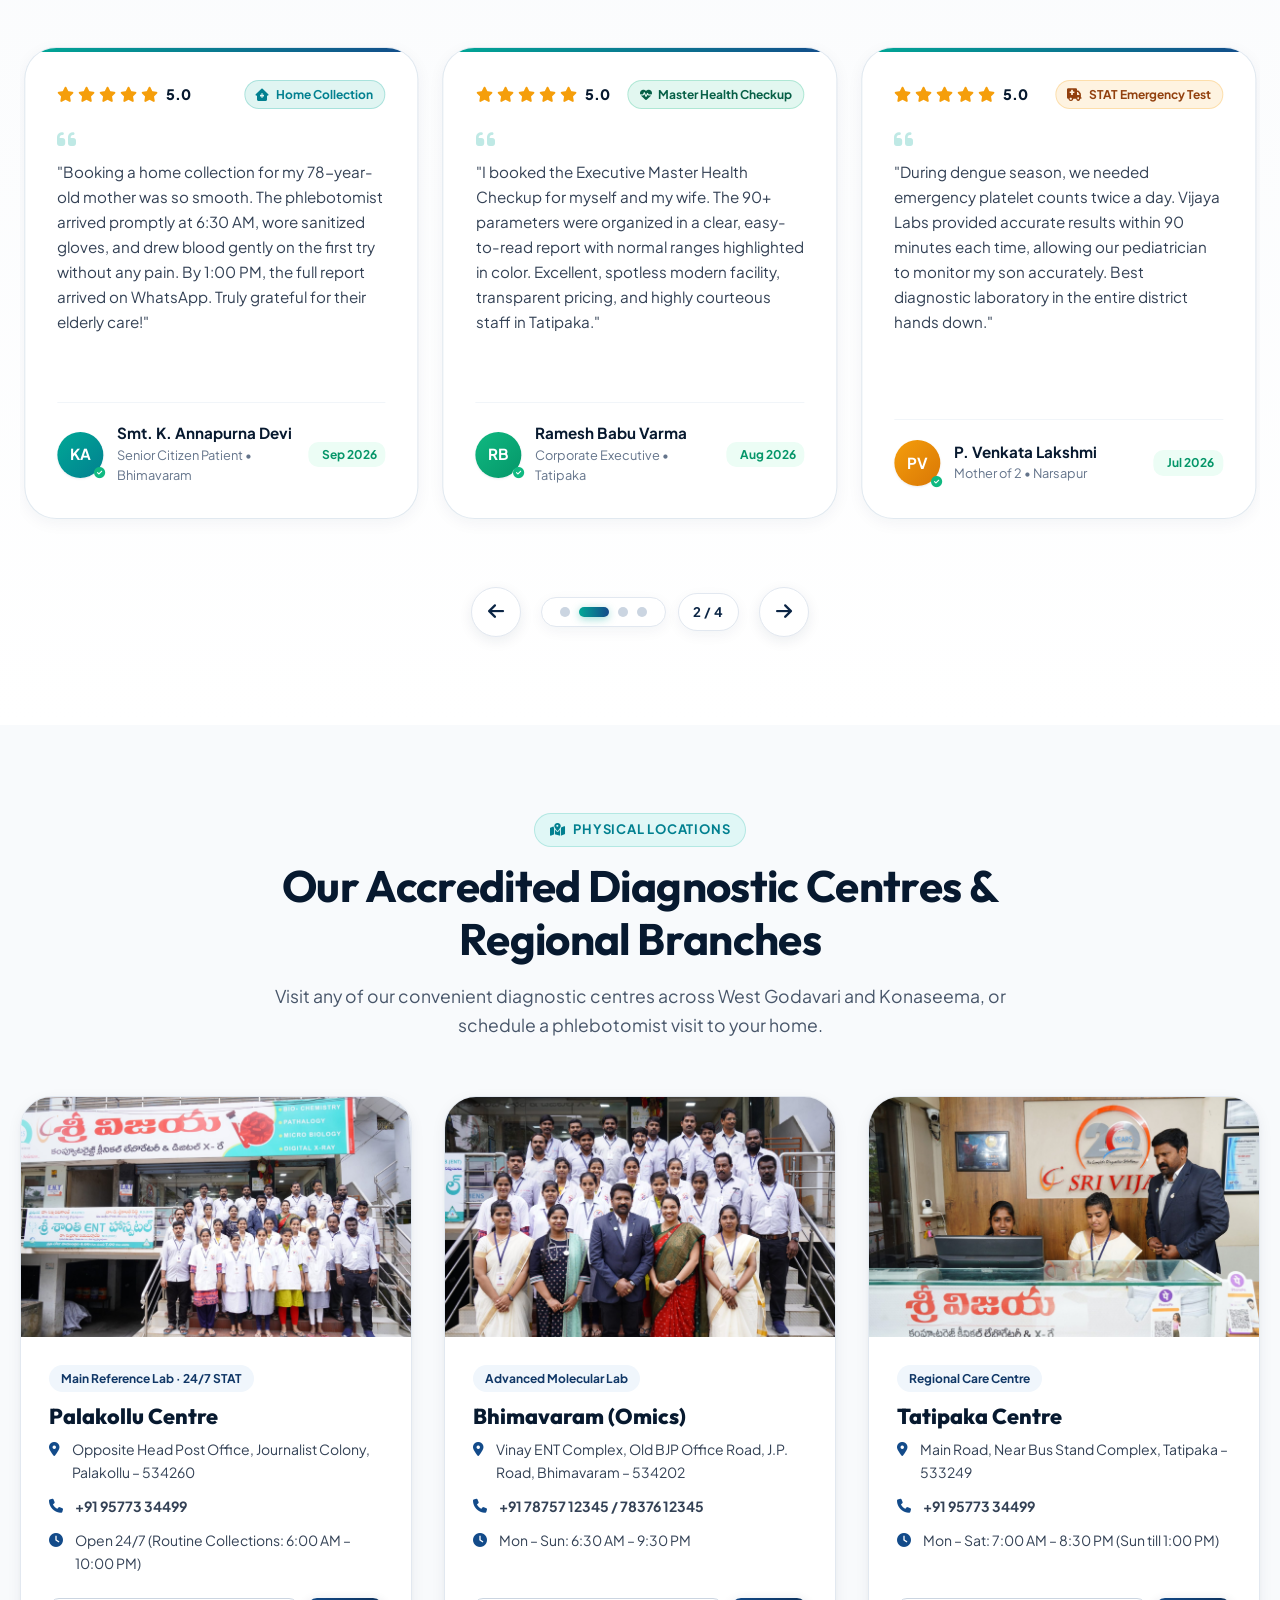
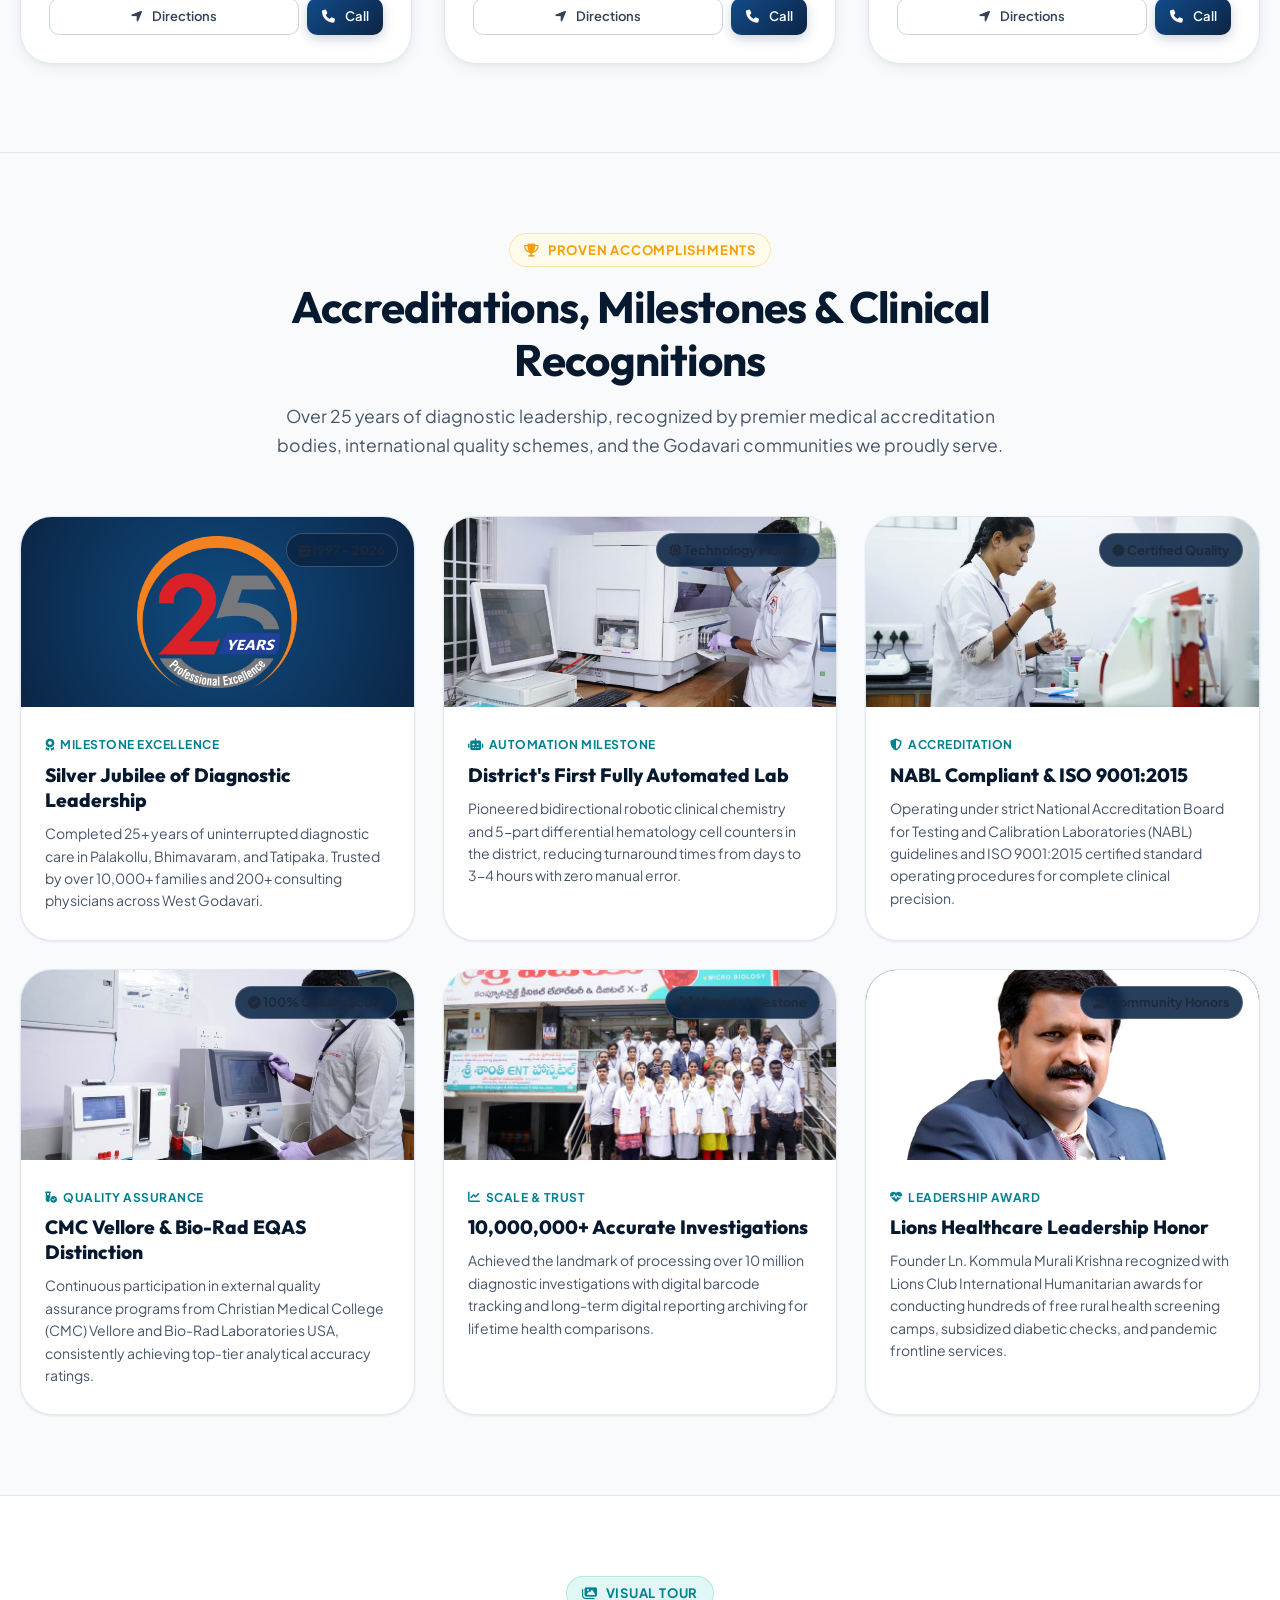
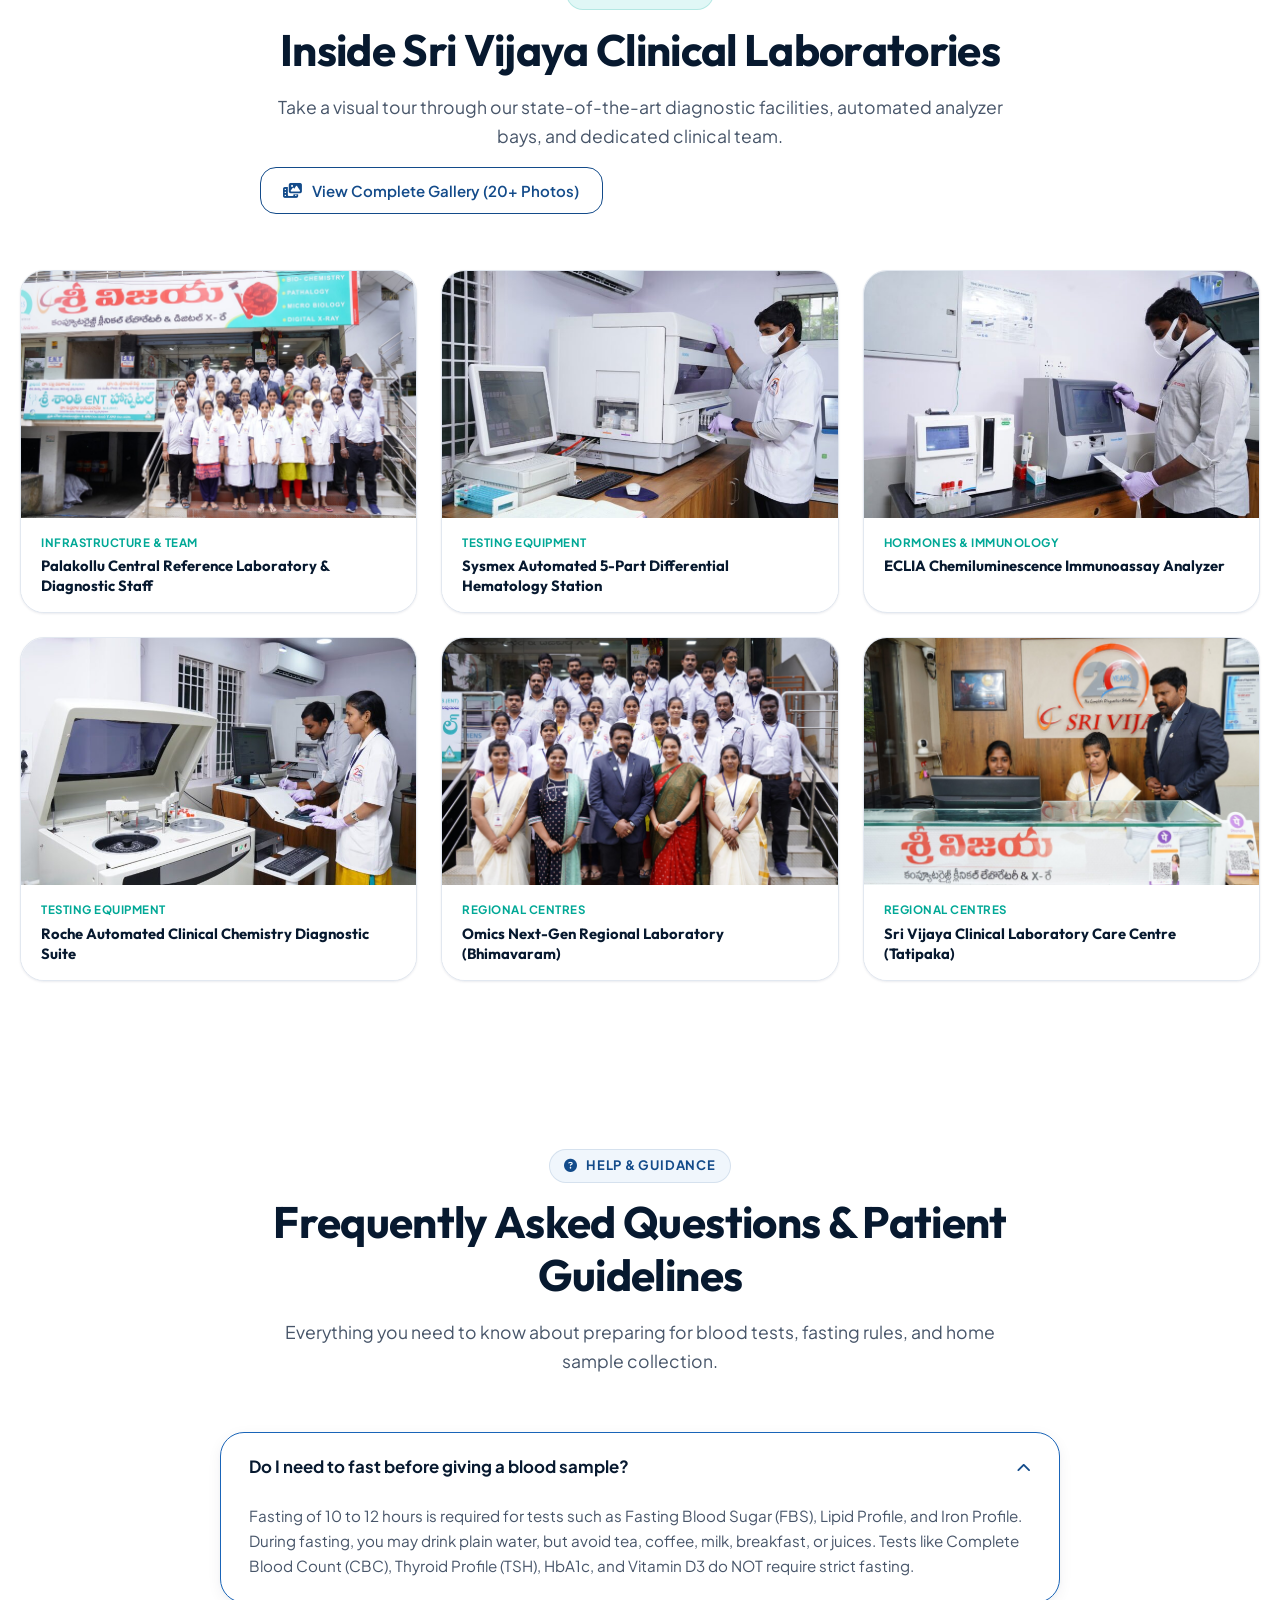
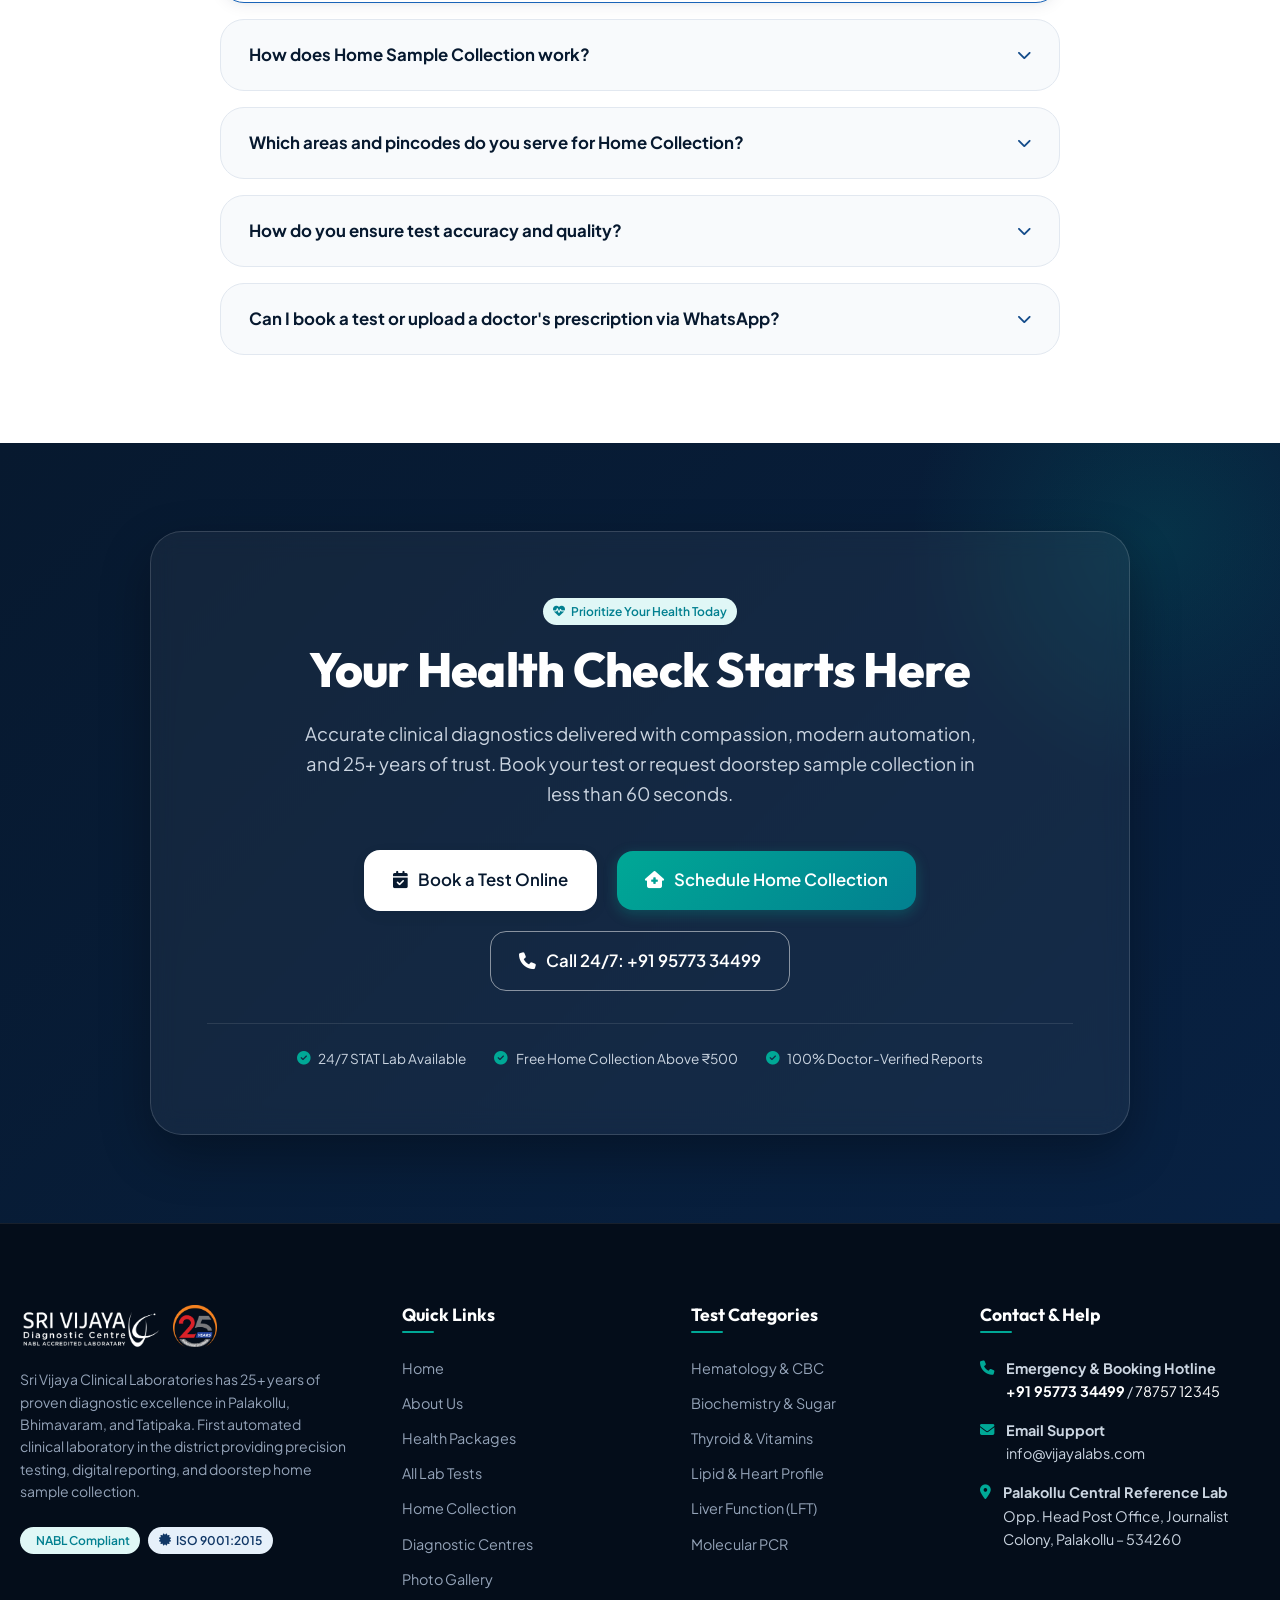
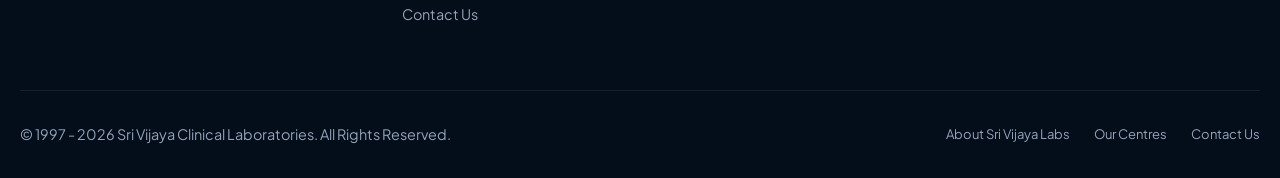
<file: reports.html>
<!DOCTYPE html>
<html lang="en">
<head>
  <meta charset="UTF-8">
  <meta name="viewport" content="width=device-width, initial-scale=1.0">
  <title>Sri Vijaya Clinical Laboratories | Redirecting</title>
  <meta http-equiv="refresh" content="0; url=index.html">
  <script>window.location.replace("index.html");</script>
  <link rel="icon" type="image/png" href="assets/images/cropped-logo-png.png">
  <link rel="stylesheet" href="assets/css/style.css">
</head>
<body style="display: flex; align-items: center; justify-content: center; min-height: 100vh; background: var(--neutral-50); font-family: var(--font-body); text-align: center; padding: 2rem;">
  <div style="background: var(--white); padding: 3rem 2rem; border-radius: var(--radius-xl); box-shadow: var(--shadow-lg); max-width: 500px; border: 1px solid var(--neutral-200);">
    <img src="assets/images/cropped-Sri-Vijaya_Eng_Logo-01.png" alt="Sri Vijaya Clinical Laboratories" style="height: 50px; margin-bottom: 1.5rem;">
    <h2 style="color: var(--primary-900); font-size: 1.4rem; margin-bottom: 0.75rem;">Redirecting to Homepage...</h2>
    <p style="color: var(--neutral-600); font-size: 0.95rem; margin-bottom: 1.5rem;">
      For verified diagnostic test reports and enquiries, your report is delivered directly via encrypted WhatsApp and SMS.
    </p>
    <a href="index.html" class="btn btn-primary btn-lg">
      <i class="fa-solid fa-house"></i> Return to Homepage
    </a>
  </div>
</body>
</html>
</file>
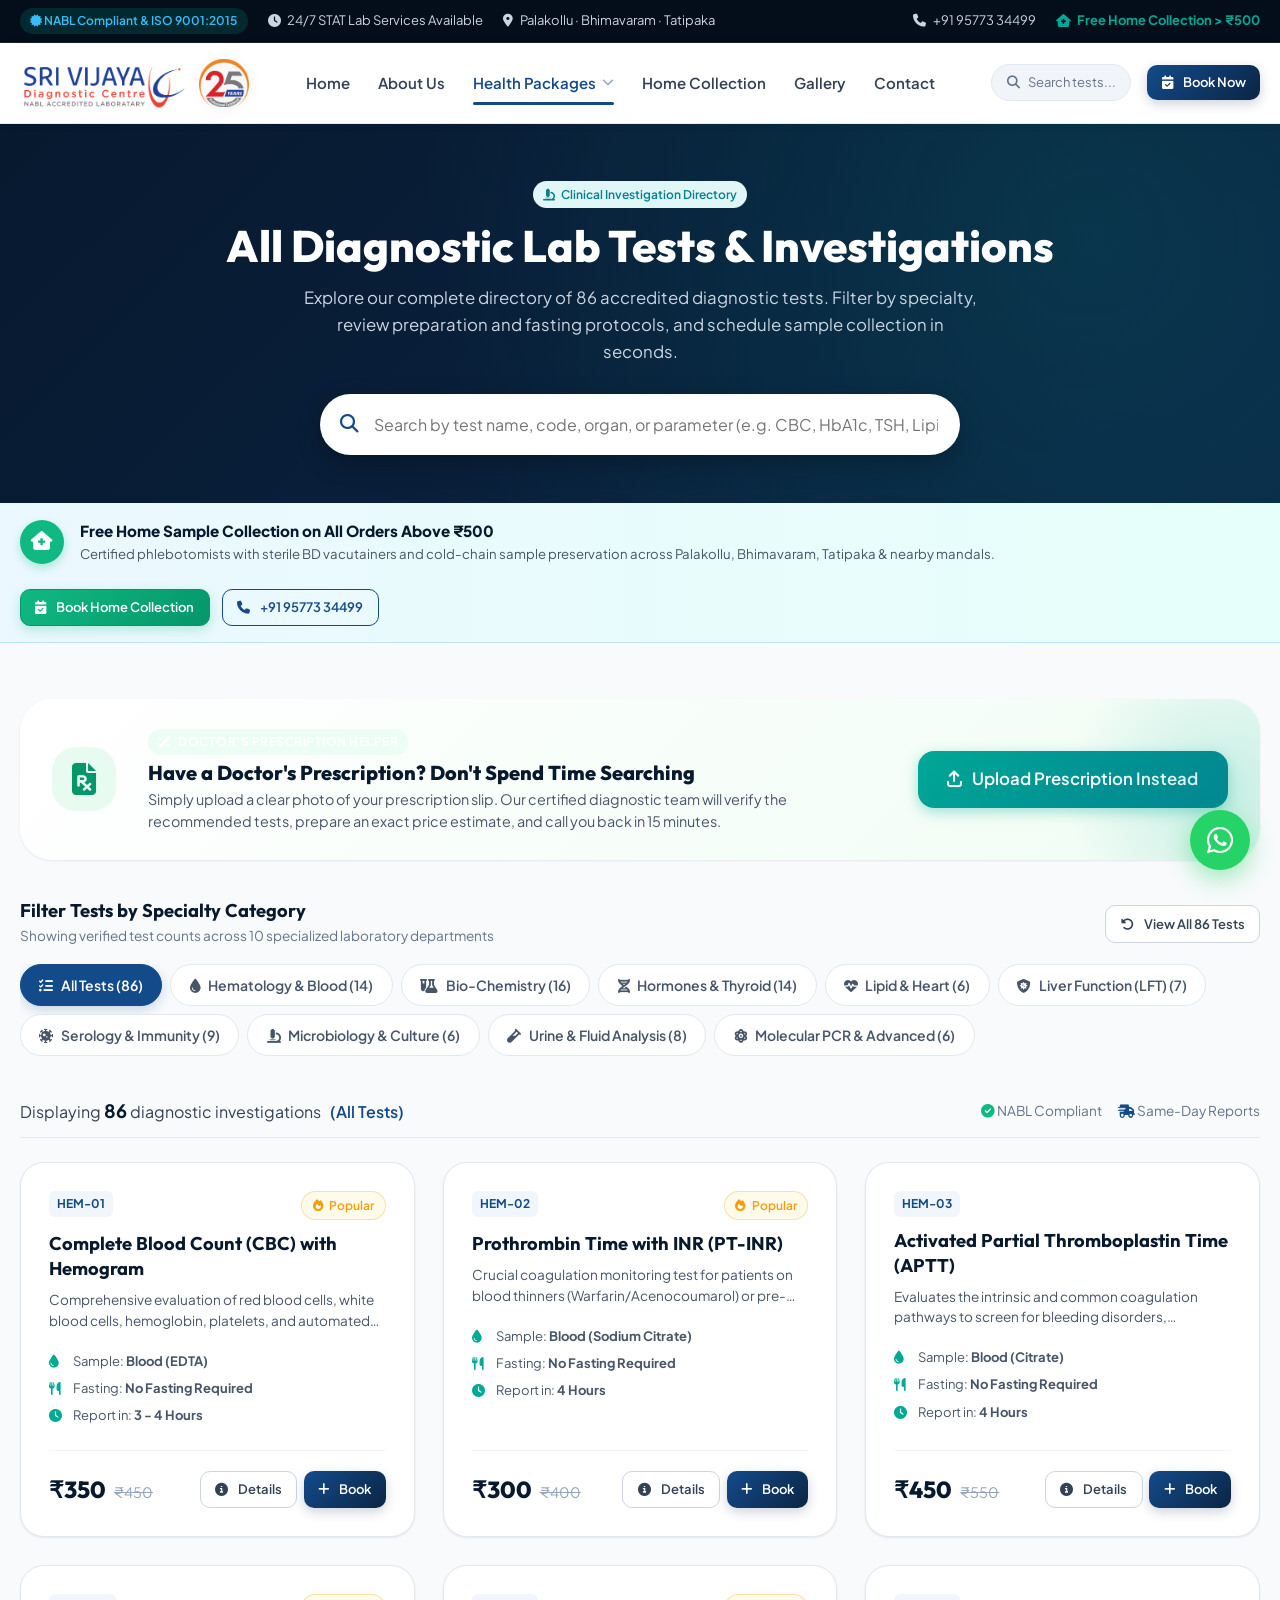
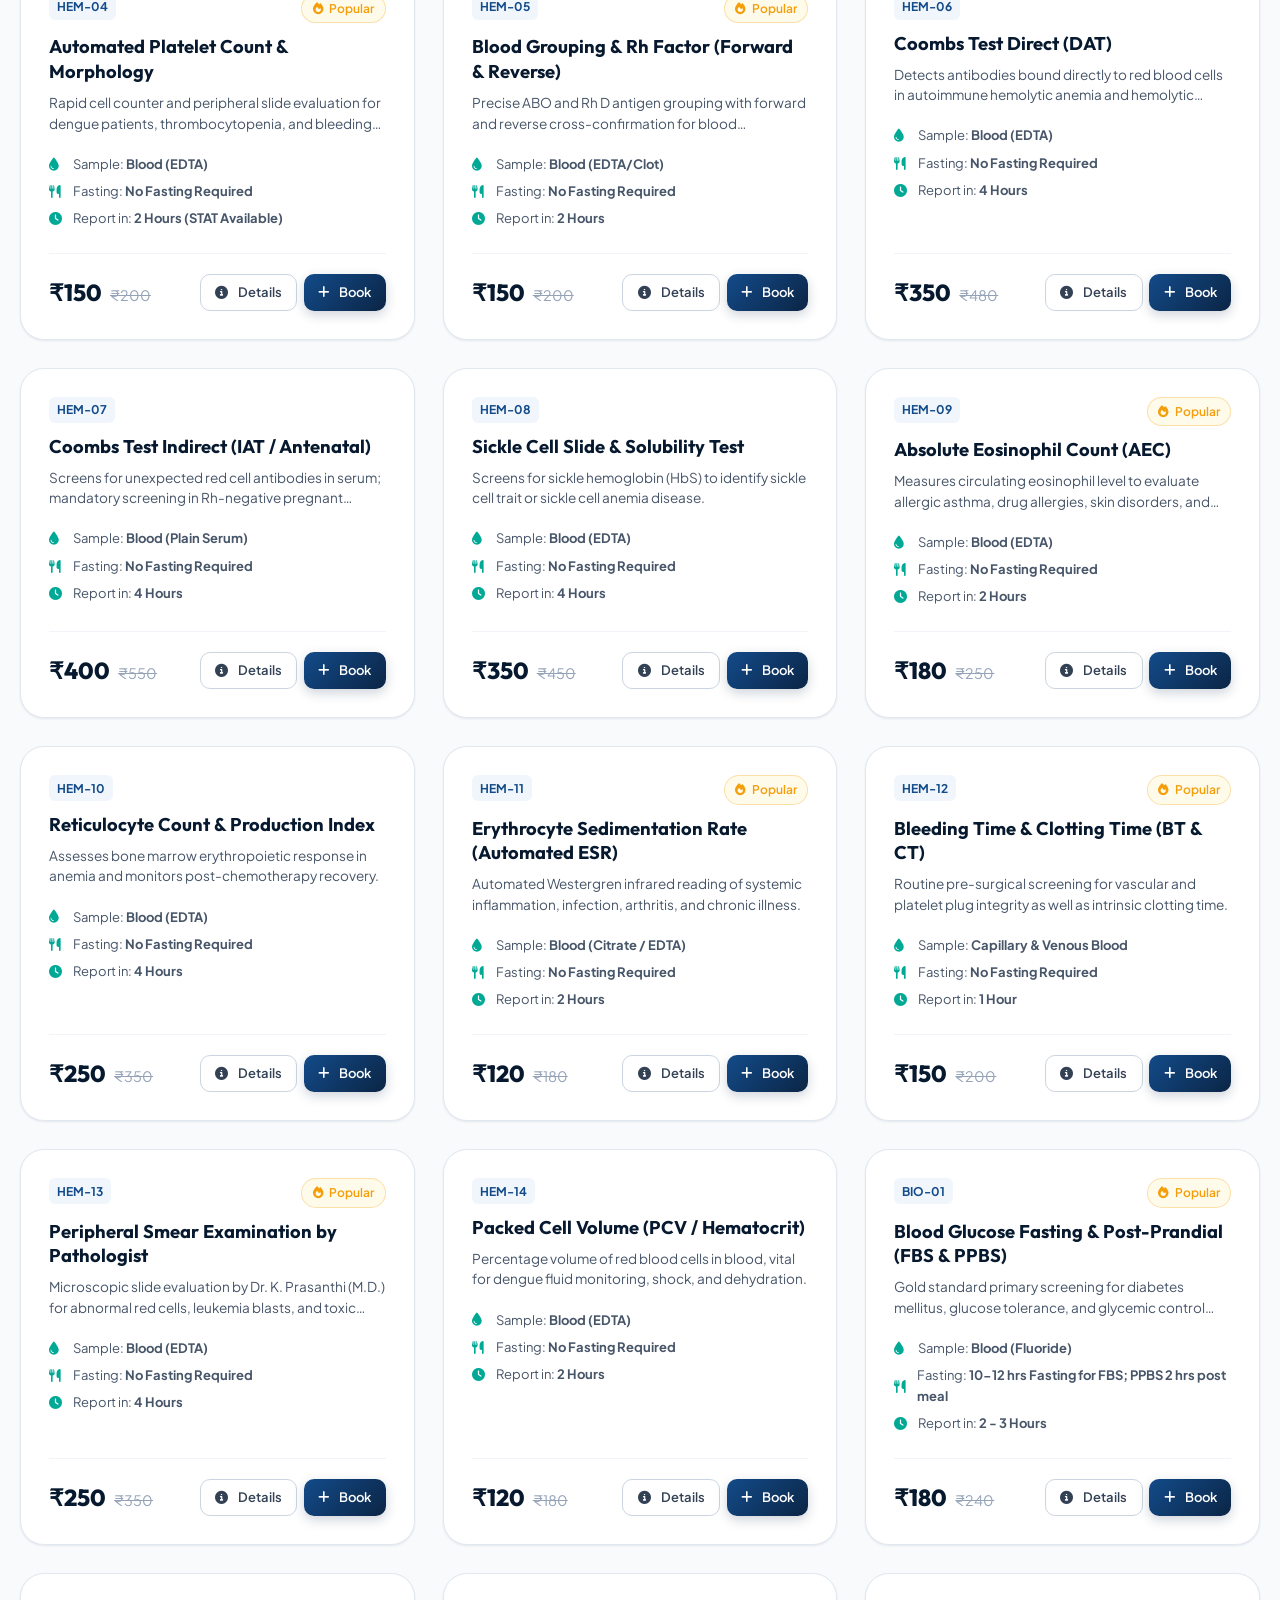
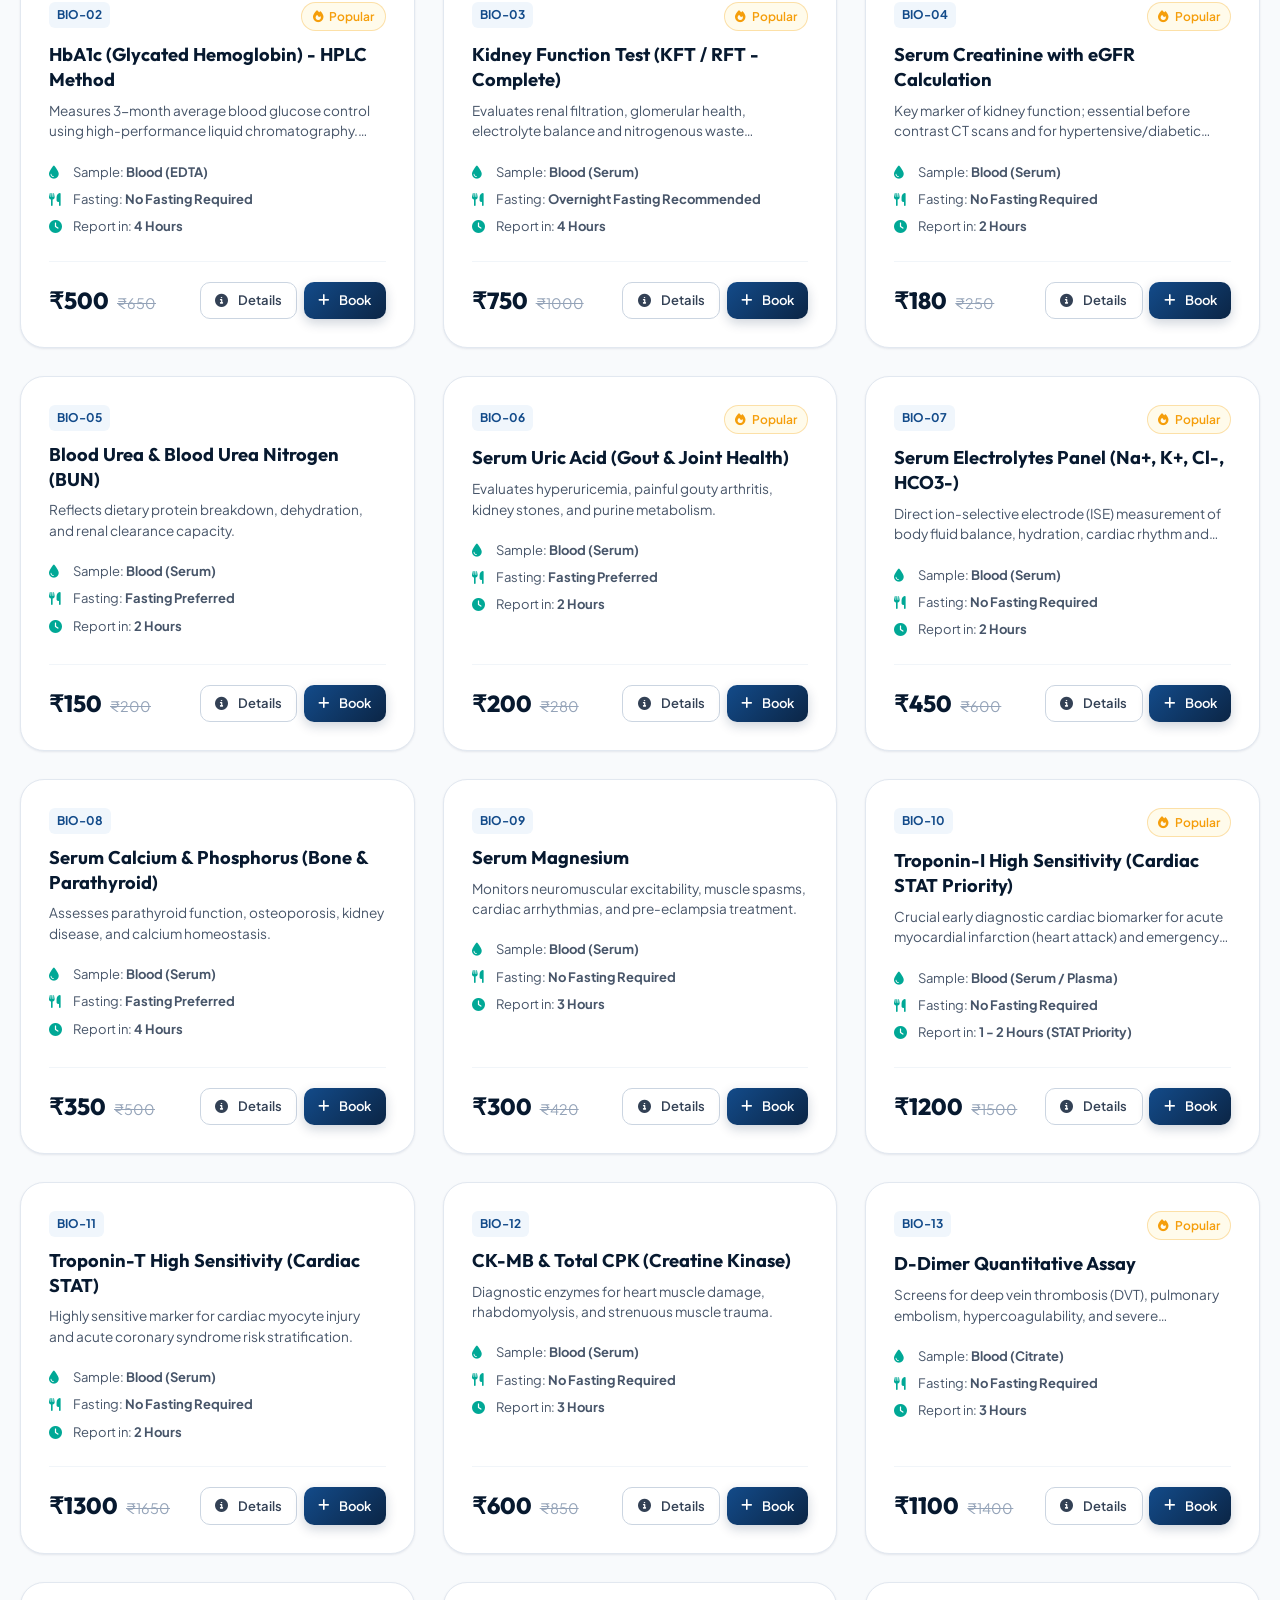
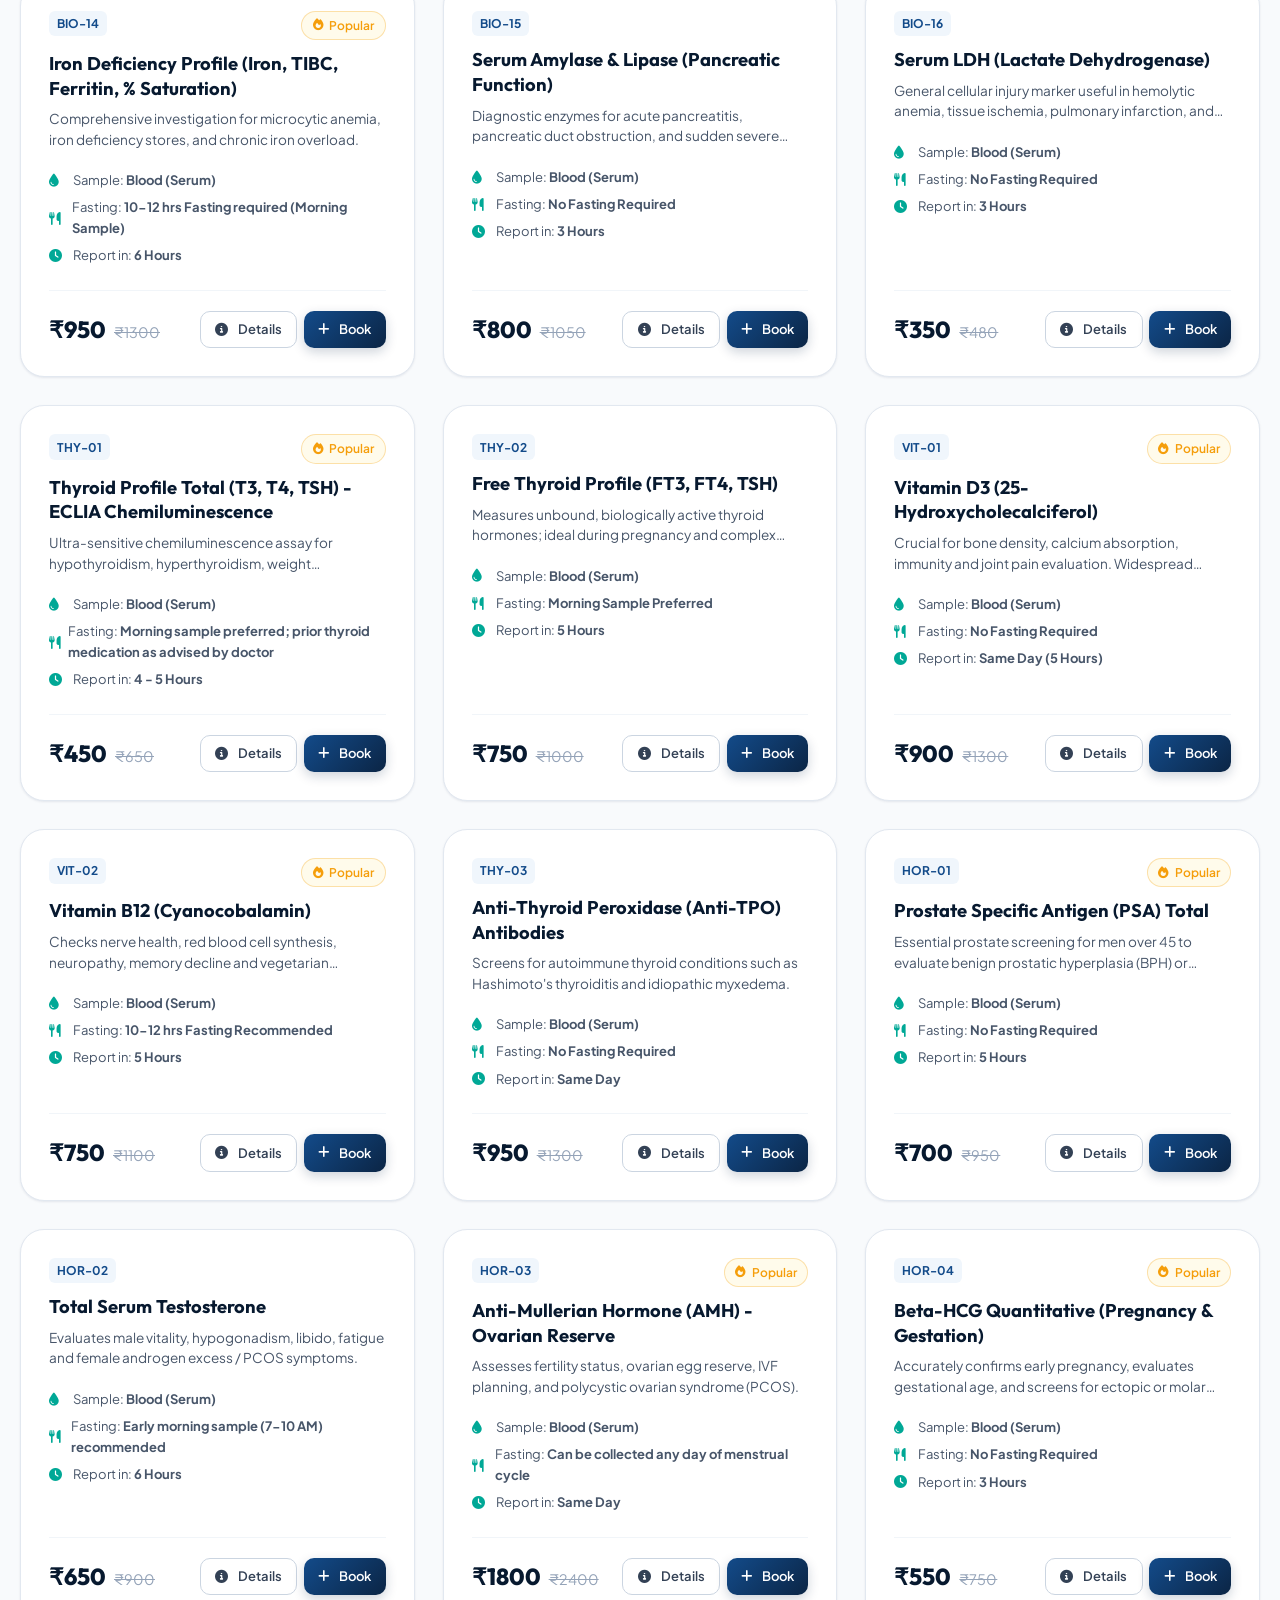
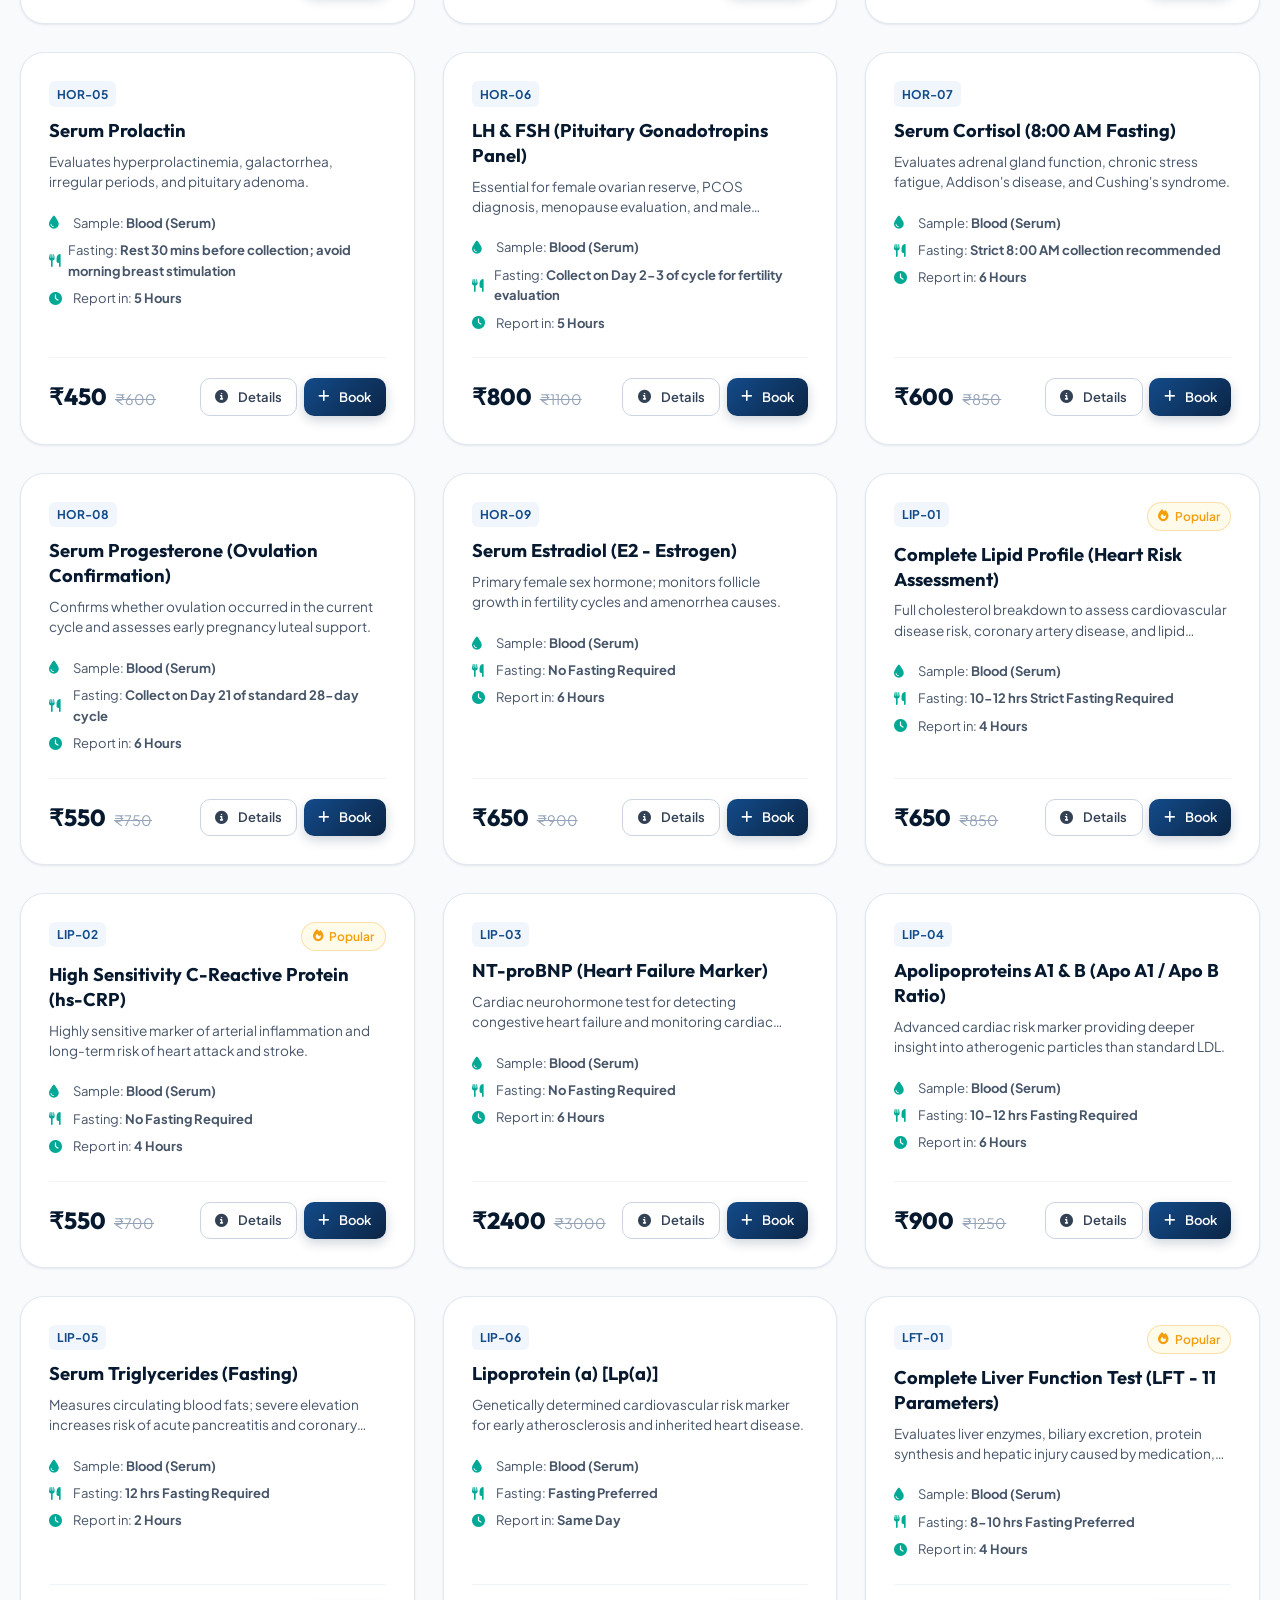
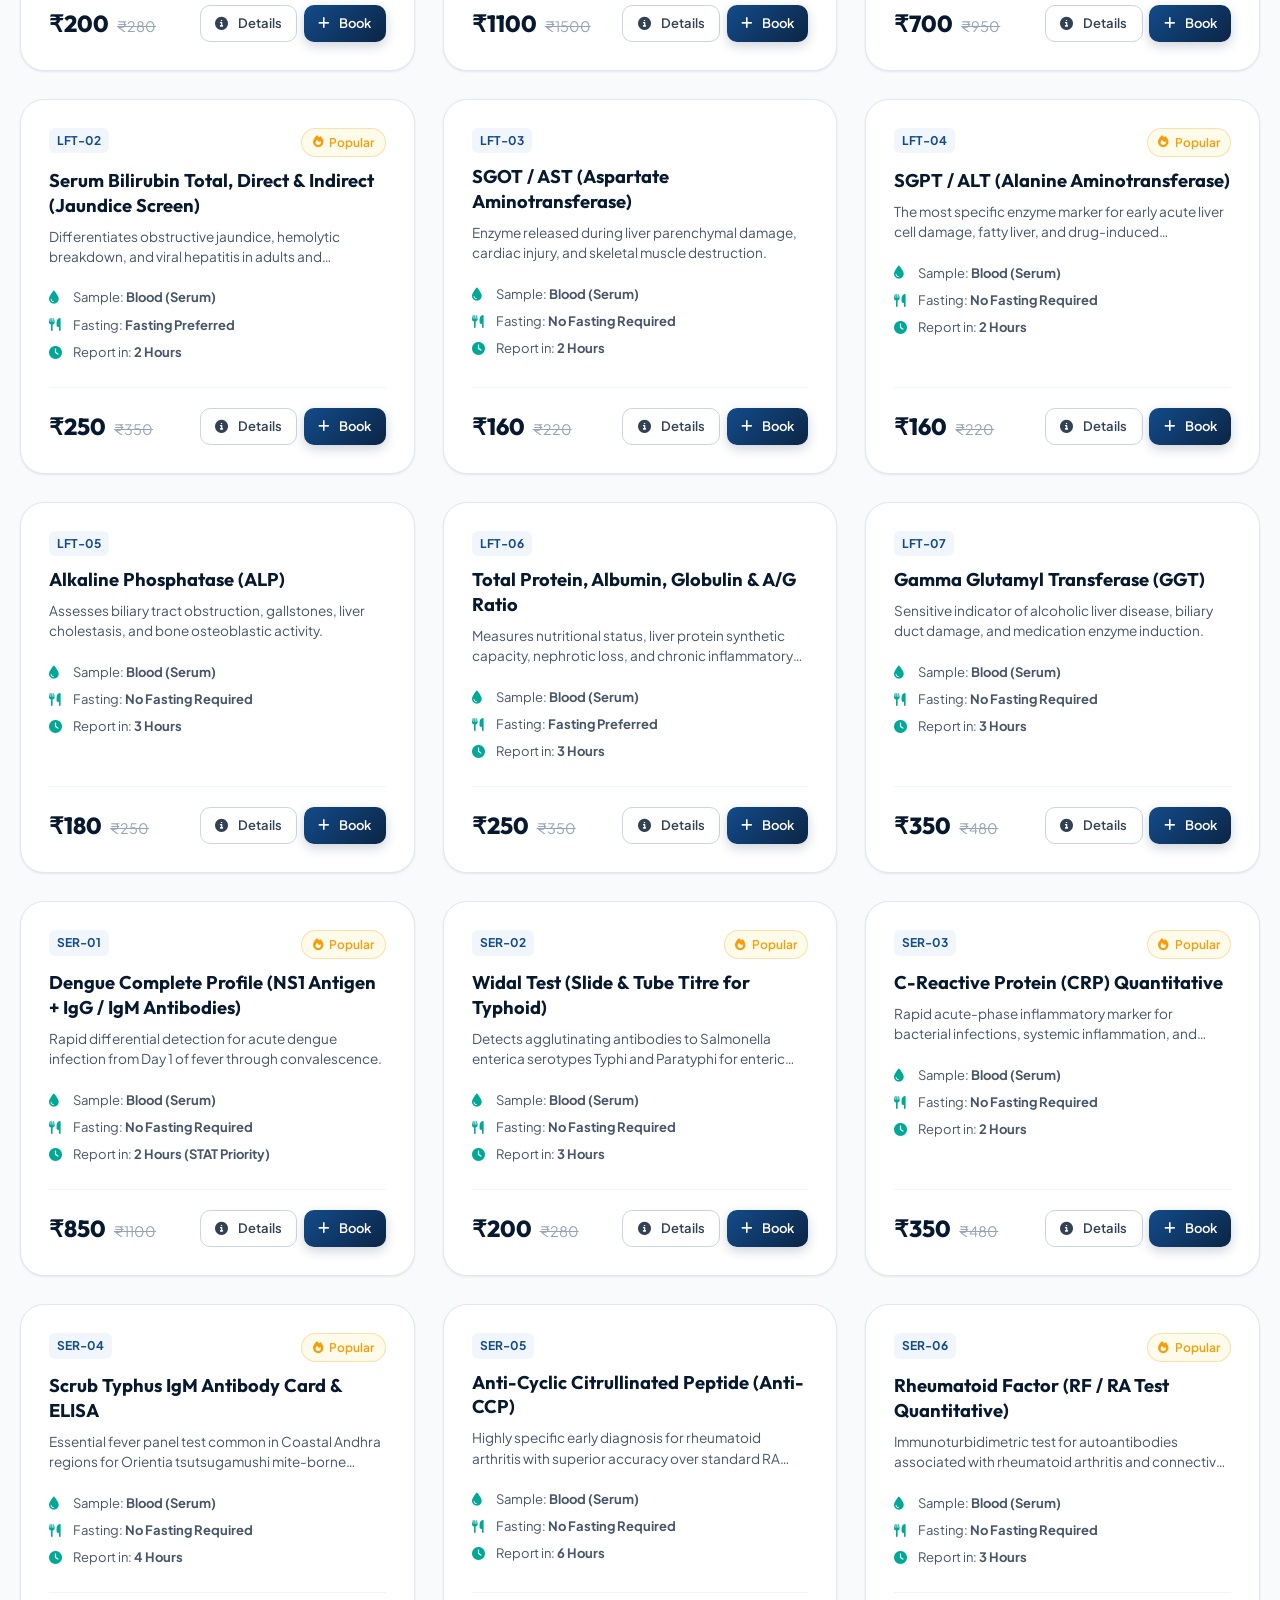
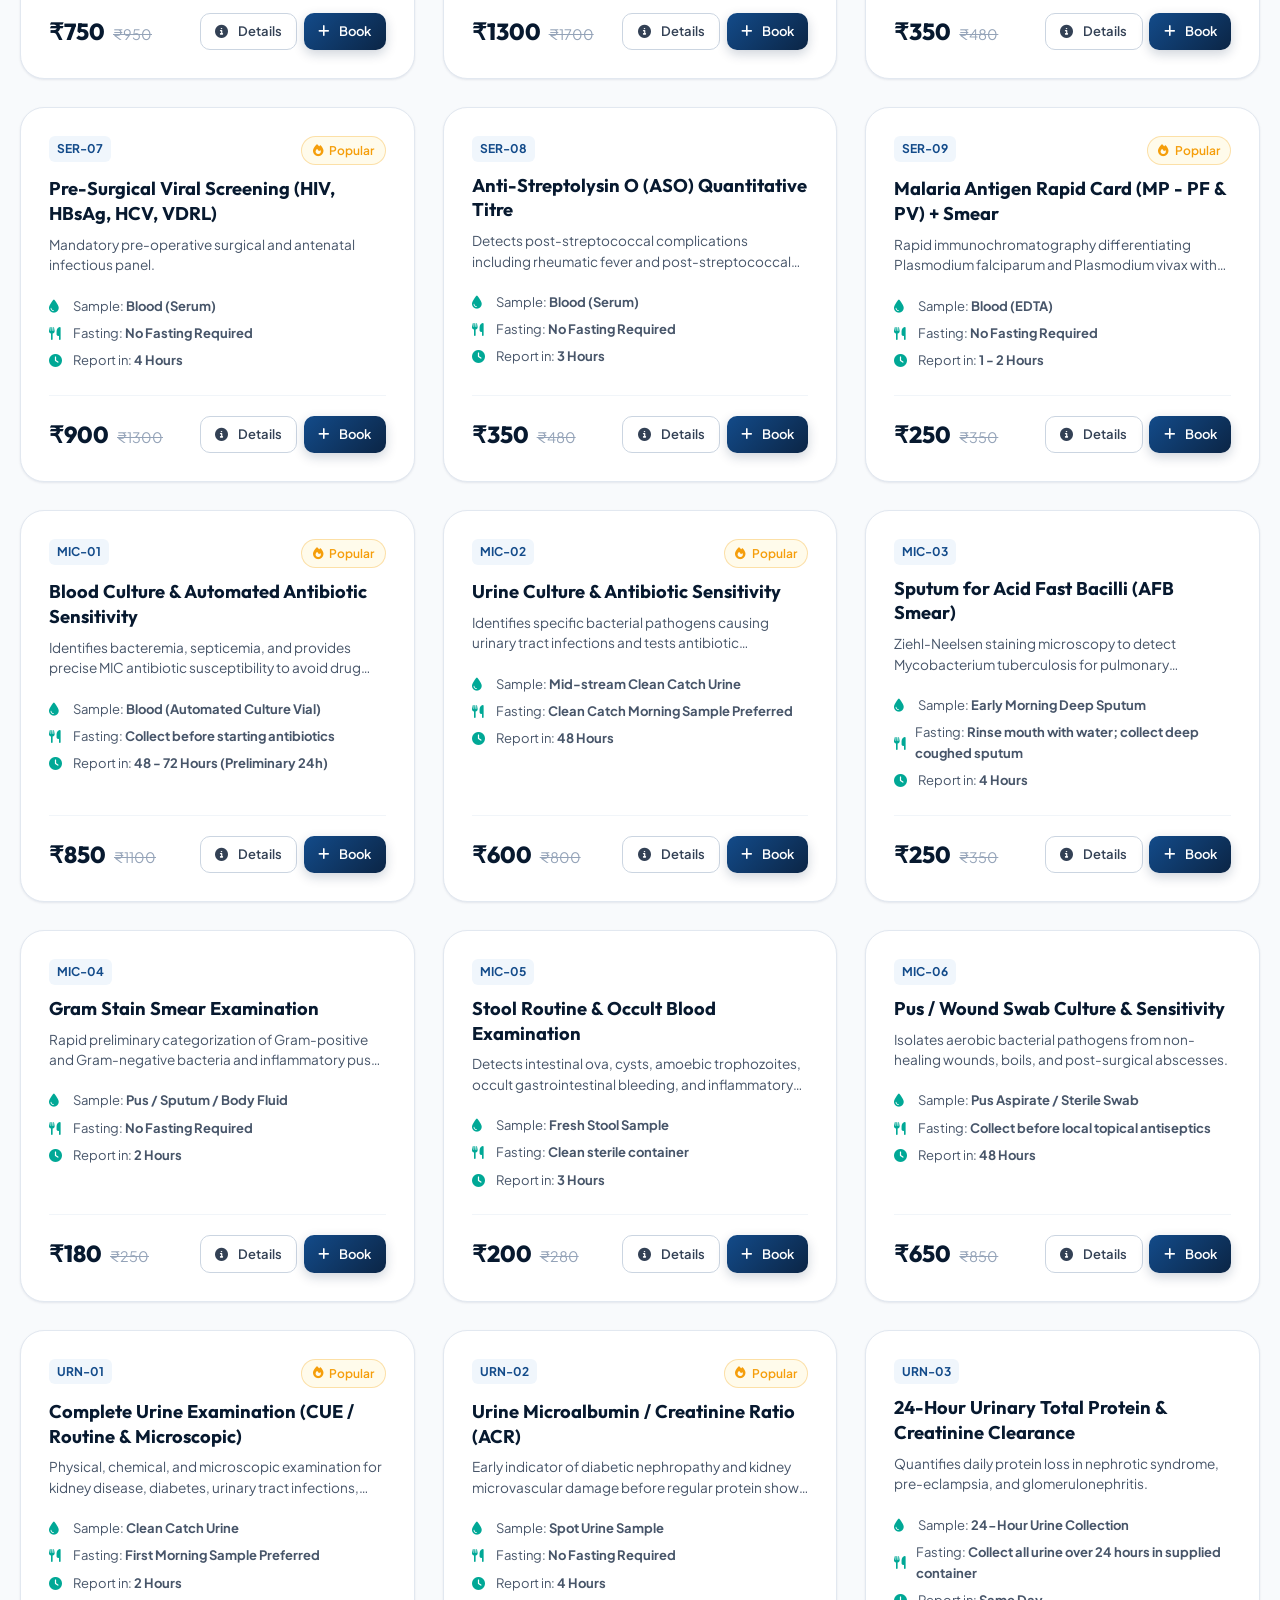
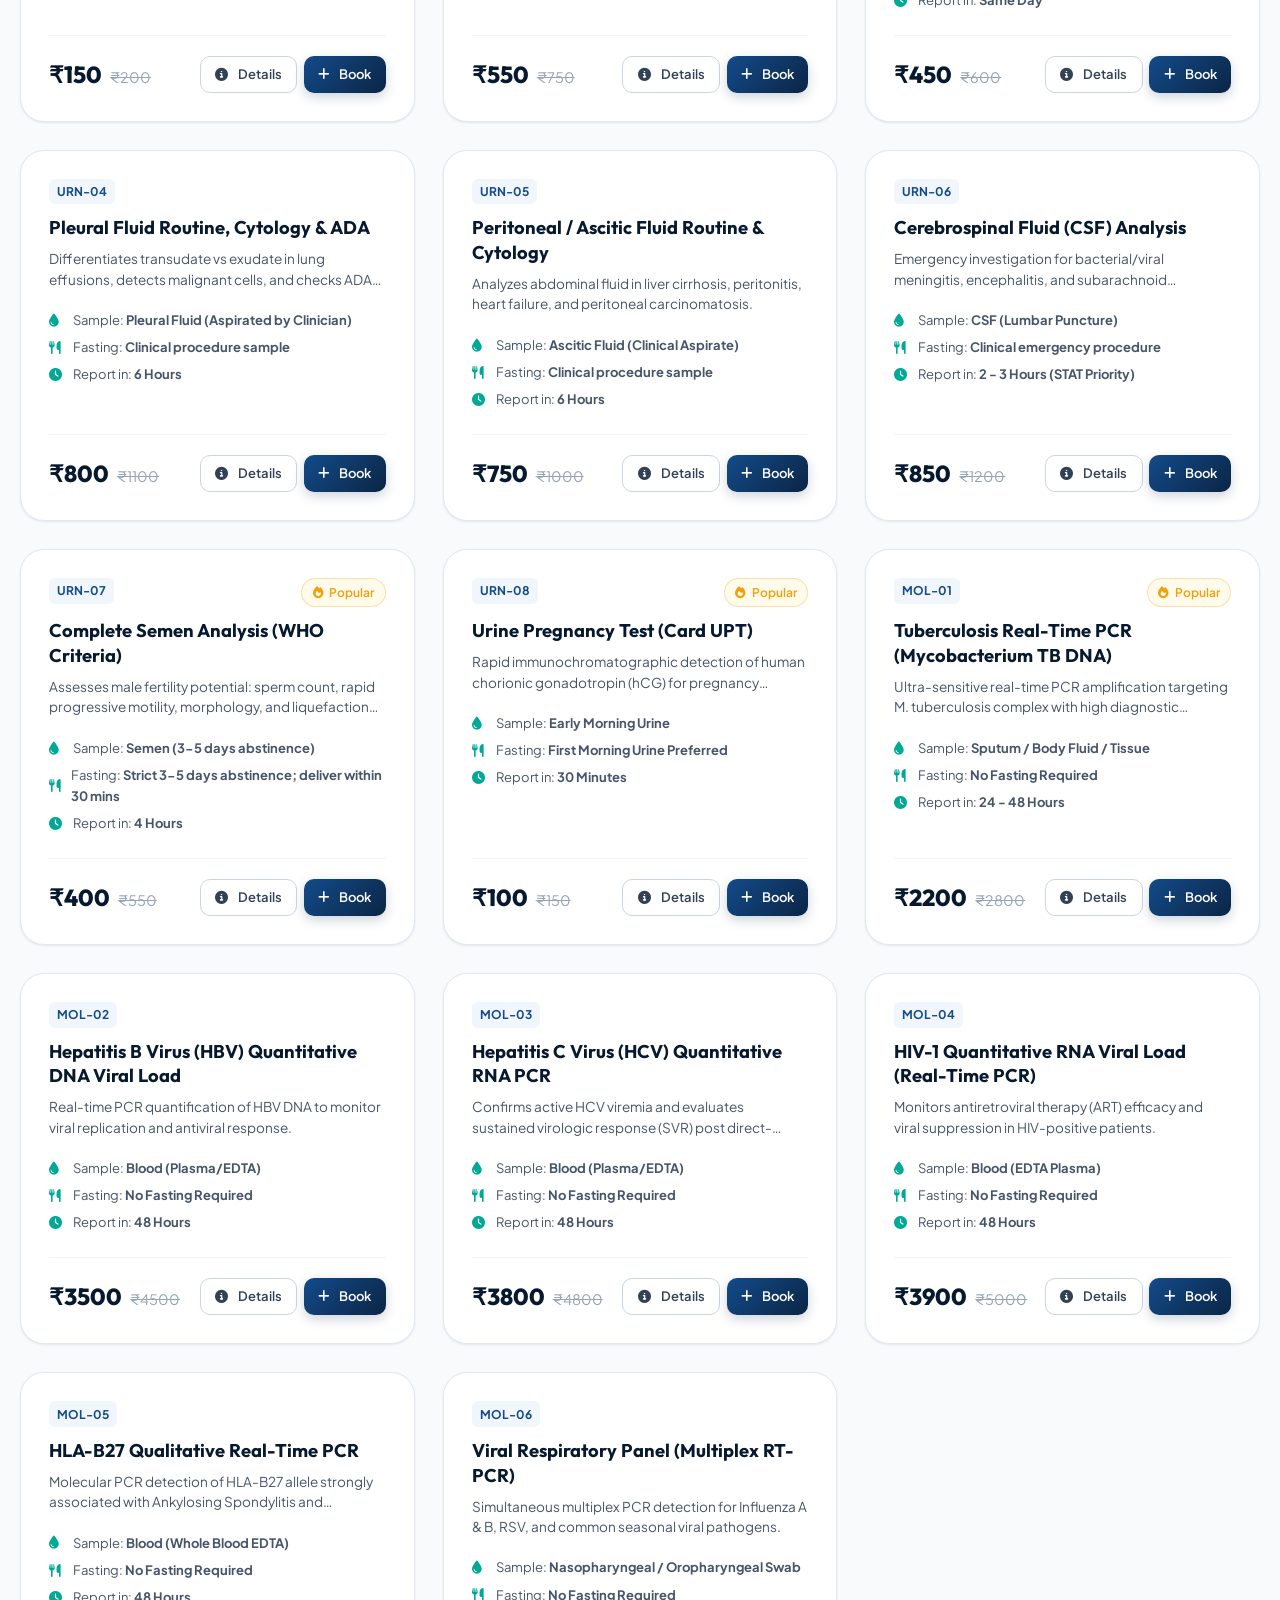
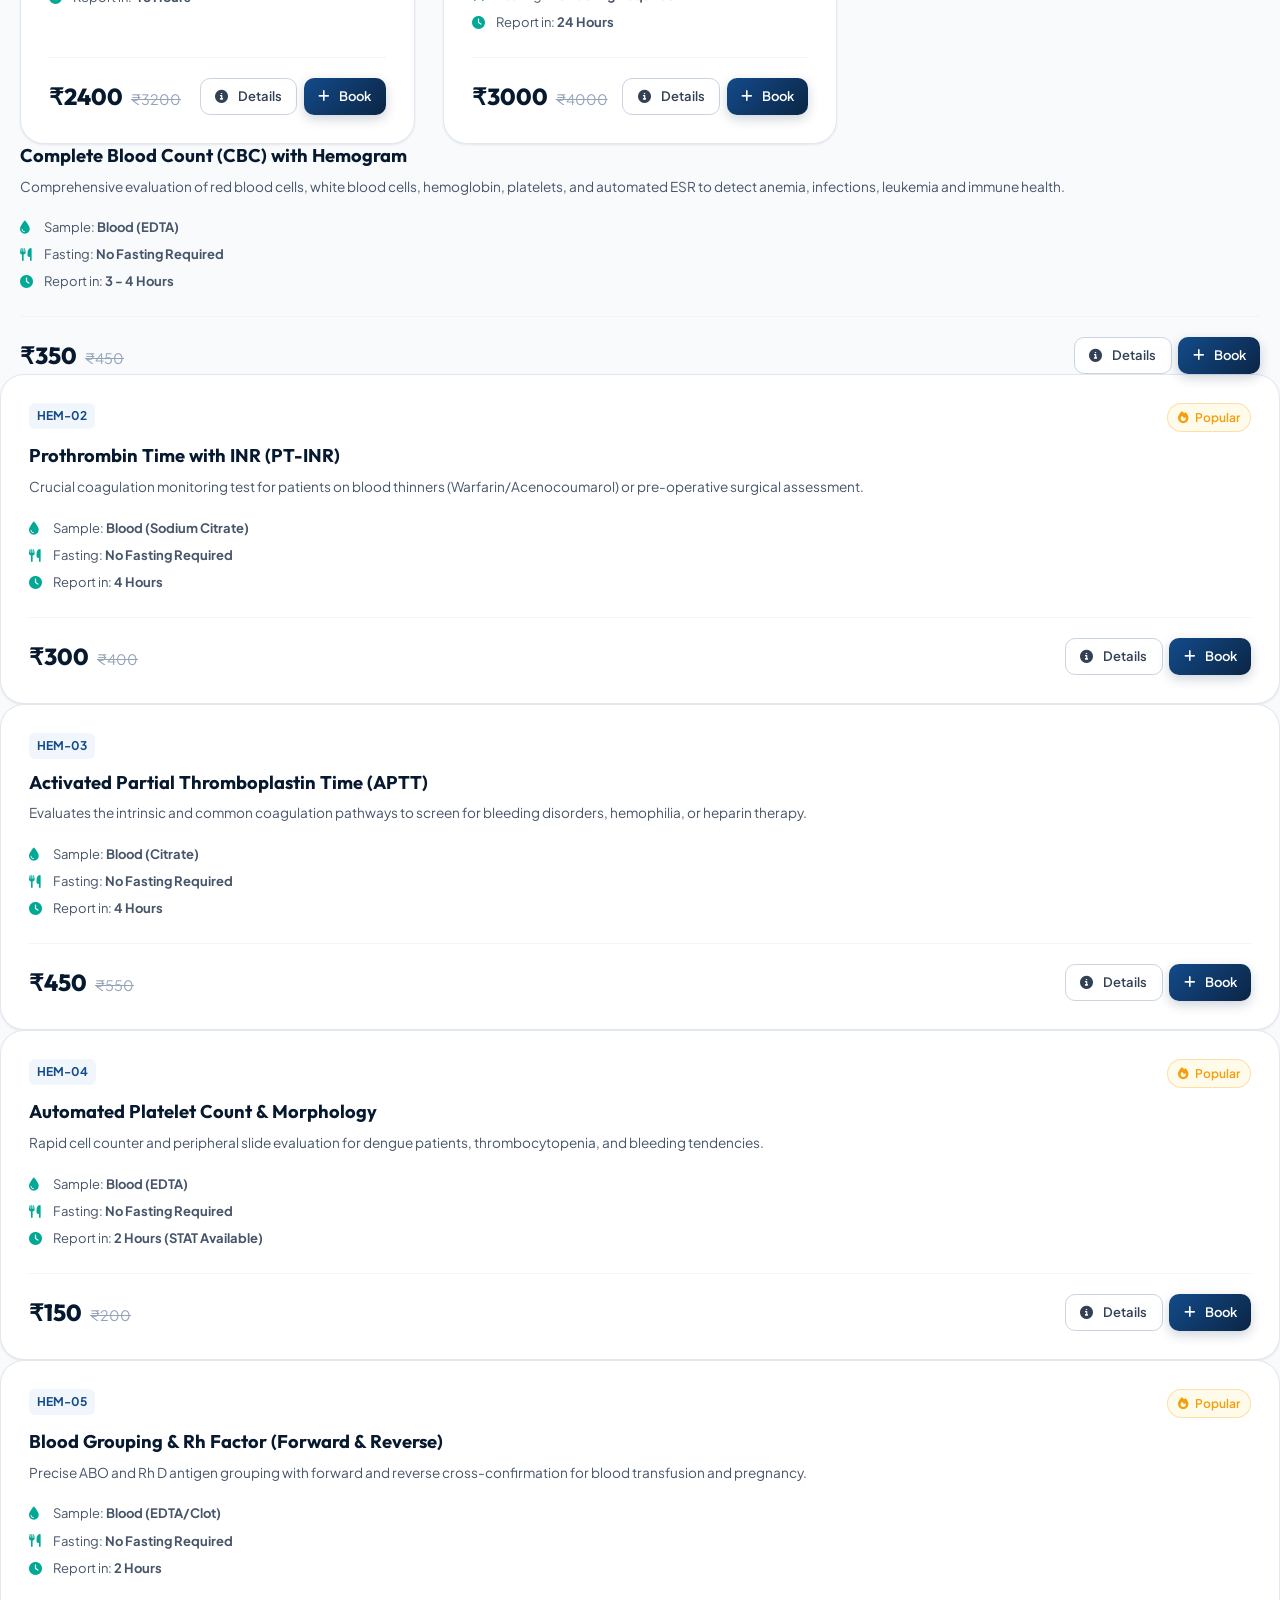
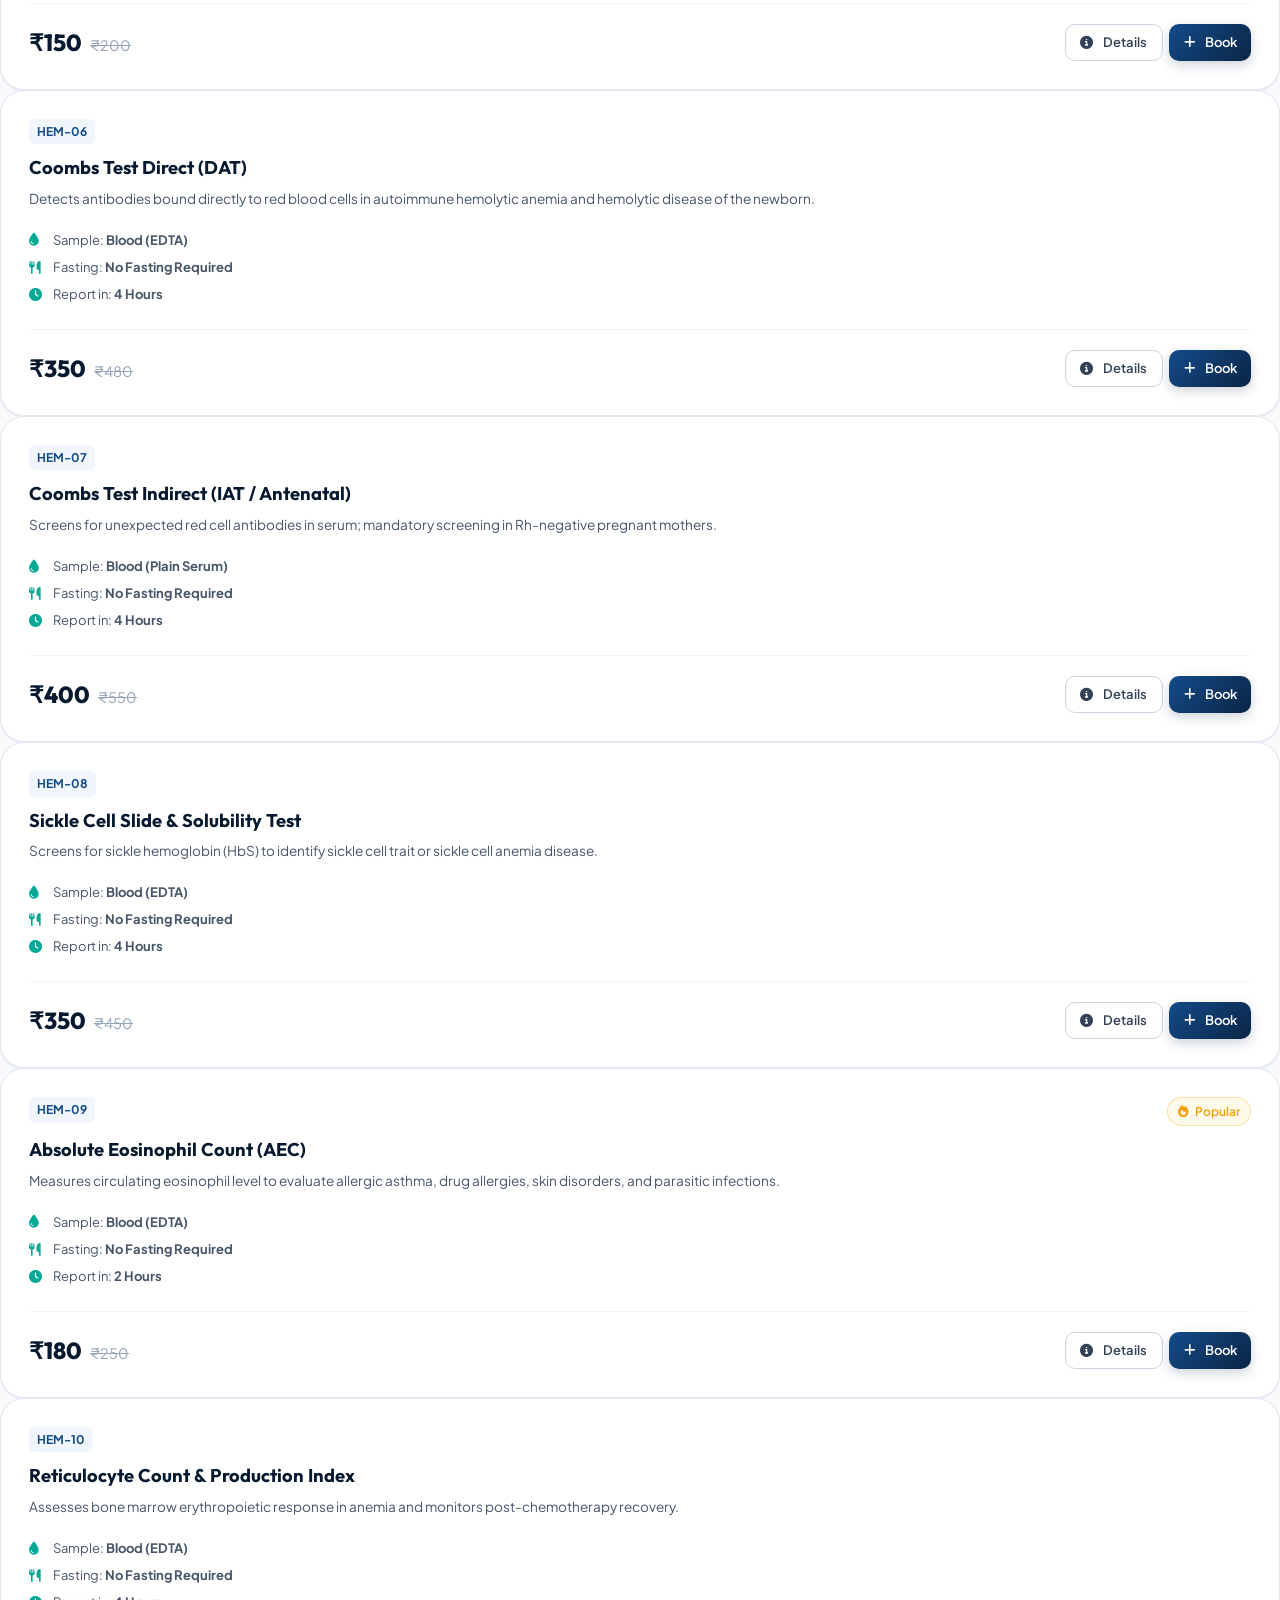
<file: tests.html>
<!DOCTYPE html>
<html lang="en">
<head>
  <meta charset="UTF-8">
  <meta name="viewport" content="width=device-width, initial-scale=1.0">
  <title>Accredited Diagnostic Tests Directory | Sri Vijaya Clinical Laboratories</title>
  <meta name="description" content="Search through 86+ verified diagnostic tests at Sri Vijaya Clinical Laboratories. Complete blood counts, lipid profiles, liver function, thyroid, vitamins, and molecular PCR with same-day reports.">
  <link rel="icon" type="image/png" href="assets/images/cropped-logo-png.png">
  
  <!-- Font Awesome 6 Pro / Free -->
  <link rel="stylesheet" href="https://cdnjs.cloudflare.com/ajax/libs/font-awesome/6.4.0/css/all.min.css">
  
  <!-- Custom Modern Stylesheet -->
  <link rel="stylesheet" href="assets/css/style.css">
</head>
<body>

  <!-- Top Announcement Bar (Consistent across site, Reports removed) -->
  <div class="topbar">
    <div class="container">
      <div class="topbar-left">
        <span class="topbar-badge"><i class="fa-solid fa-certificate"></i> NABL Compliant & ISO 9001:2015</span>
        <span class="topbar-link"><i class="fa-solid fa-clock"></i> 24/7 STAT Lab Services Available</span>
        <span class="topbar-link"><i class="fa-solid fa-location-dot"></i> Palakollu · Bhimavaram · Tatipaka</span>
      </div>
      <div class="topbar-right">
        <a href="tel:+919577334499" class="topbar-link"><i class="fa-solid fa-phone"></i> +91 95773 34499</a>
        <a href="home-collection.html" class="topbar-link" style="color: var(--accent-teal); font-weight: 700;">
          <i class="fa-solid fa-house-medical"></i> Free Home Collection &gt; ₹500
        </a>
      </div>
    </div>
  </div>

  <!-- Main Navigation Header (Exact Ordered Nav: 1. Home, 2. About Us, 3. Health Packages [with Lab Tests dropdown], 4. Home Collection, 5. Contact) -->
  <header class="site-header">
    <div class="container">
      <div class="nav-wrapper">
        <div class="logo-group">
          <a href="index.html" style="display: flex; align-items: center; gap: 0.75rem;">
            <img src="assets/images/cropped-Sri-Vijaya_Eng_Logo-01.png" alt="Sri Vijaya Clinical Laboratories" class="site-logo">
            <img src="assets/images/25_year_logo-1024x974.png" alt="25 Years Excellence" class="silver-jubilee-badge">
          </a>
        </div>

        <nav class="nav-menu">
          <div class="nav-item"><a href="index.html" class="nav-link">Home</a></div>
          <div class="nav-item"><a href="about.html" class="nav-link">About Us</a></div>
          
          <!-- Dropdown: Health Packages & Lab Tests -->
          <div class="nav-item has-dropdown">
            <a href="packages.html" class="nav-link active">
              Health Packages <i class="fa-solid fa-chevron-down nav-dropdown-arrow"></i>
            </a>
            <div class="nav-dropdown-menu">
              <a href="packages.html" class="dropdown-item">
                <div class="dropdown-icon teal"><i class="fa-solid fa-shield-heart"></i></div>
                <div>
                  <div class="dropdown-title">All Health Packages</div>
                  <div class="dropdown-desc">Comprehensive preventive full-body health checks</div>
                </div>
              </a>
              <a href="tests.html" class="dropdown-item active" style="background: var(--neutral-50);">
                <div class="dropdown-icon blue"><i class="fa-solid fa-flask-vial"></i></div>
                <div>
                  <div class="dropdown-title" style="color: var(--primary-700); font-weight: 700;">Diagnostic Lab Tests Directory</div>
                  <div class="dropdown-desc">86 individual blood, urine, & molecular tests</div>
                </div>
              </a>
              <div class="dropdown-divider"></div>
              <div class="dropdown-quick-links">
                <span class="dropdown-quick-heading">Popular Categories:</span>
                <div class="dropdown-chips">
                  <a href="tests.html?cat=hematology">Hematology</a>
                  <a href="tests.html?cat=biochemistry">Bio-Chemistry</a>
                  <a href="tests.html?cat=hormones">Thyroid & Vitamins</a>
                  <a href="tests.html?cat=lipid">Lipid & Heart</a>
                  <a href="tests.html?cat=liver">Liver (LFT)</a>
                  <a href="tests.html?cat=molecular">Molecular PCR</a>
                </div>
              </div>
            </div>
          </div>

          <div class="nav-item"><a href="home-collection.html" class="nav-link">Home Collection</a></div>
          <div class="nav-item"><a href="gallery.html" class="nav-link">Gallery</a></div>
          <div class="nav-item"><a href="contact.html" class="nav-link">Contact</a></div>
        </nav>

        <div class="nav-actions">
          <button class="search-trigger-btn" aria-label="Search tests" onclick="document.getElementById('testsDirectorySearch').focus()">
            <i class="fa-solid fa-magnifying-glass"></i>
            <span>Search tests...</span>
          </button>

          <button class="btn btn-primary btn-sm" onclick="openBookingCheckoutWizard()">
            <i class="fa-solid fa-calendar-check"></i>
            <span>Book Now</span>
          </button>

          <button class="mobile-menu-toggle" aria-label="Toggle navigation">
            <i class="fa-solid fa-bars"></i>
          </button>
        </div>
      </div>
    </div>
  </header>

  <!-- Page Hero Header -->
  <section style="background: radial-gradient(circle at 85% 30%, rgba(0, 168, 150, 0.15) 0%, transparent 60%), linear-gradient(135deg, var(--primary-900) 0%, var(--primary-800) 100%); color: var(--white); padding: 3.5rem 0 3rem 0;">
    <div class="container text-center" style="text-align: center;">
      <span class="badge badge-teal" style="margin-bottom: 0.75rem;"><i class="fa-solid fa-microscope"></i> Clinical Investigation Directory</span>
      <h1 style="color: var(--white); font-size: clamp(2rem, 3.5vw, 2.75rem); margin-bottom: 0.75rem; font-weight: 800;">
        All Diagnostic Lab Tests & Investigations
      </h1>
      <p style="color: var(--neutral-300); max-width: 680px; margin: 0 auto 1.75rem auto; font-size: 1.05rem; line-height: 1.6;">
        Explore our complete directory of 86 accredited diagnostic tests. Filter by specialty, review preparation and fasting protocols, and schedule sample collection in seconds.
      </p>

      <!-- Tests Search Box -->
      <div style="max-width: 640px; margin: 0 auto; position: relative;">
        <input type="text" id="testsDirectorySearch" class="form-control" placeholder="Search by test name, code, organ, or parameter (e.g. CBC, HbA1c, TSH, Lipid)..." style="padding: 1rem 1.25rem 1rem 3.25rem; font-size: 1rem; border-radius: var(--radius-full); box-shadow: 0 8px 25px rgba(0,0,0,0.25); border: 2px solid rgba(255,255,255,0.2);">
        <i class="fa-solid fa-magnifying-glass" style="position: absolute; left: 1.25rem; top: 50%; transform: translateY(-50%); color: var(--primary-600); font-size: 1.15rem;"></i>
        <button id="clearSearchBtn" onclick="clearDirectorySearch()" style="display: none; position: absolute; right: 1.25rem; top: 50%; transform: translateY(-50%); background: none; border: none; color: var(--neutral-400); cursor: pointer; font-size: 1rem;">
          <i class="fa-solid fa-circle-xmark"></i>
        </button>
      </div>
    </div>
  </section>

  <!-- Item 10: Repositioned & Redesigned Free Home Sample Collection Banner -->
  <section style="background: linear-gradient(90deg, #EBF8FF 0%, #E6FFFA 100%); border-bottom: 1px solid #BEE3F8; padding: 1rem 0;">
    <div class="container">
      <div style="display: flex; align-items: center; justify-content: space-between; gap: 1.5rem; flex-wrap: wrap;">
        <div style="display: flex; align-items: center; gap: 1rem;">
          <div style="width: 44px; height: 44px; border-radius: 50%; background: var(--emerald-500); color: var(--white); display: flex; align-items: center; justify-content: center; font-size: 1.2rem; flex-shrink: 0; box-shadow: 0 4px 10px rgba(16, 185, 129, 0.3);">
            <i class="fa-solid fa-house-medical"></i>
          </div>
          <div>
            <div style="font-size: 0.95rem; font-weight: 800; color: var(--primary-900);">
              Free Home Sample Collection on All Orders Above ₹500
            </div>
            <div style="font-size: 0.825rem; color: var(--neutral-600);">
              Certified phlebotomists with sterile BD vacutainers and cold-chain sample preservation across Palakollu, Bhimavaram, Tatipaka & nearby mandals.
            </div>
          </div>
        </div>
        <div style="display: flex; gap: 0.75rem; align-items: center;">
          <a href="home-collection.html" class="btn btn-emerald btn-sm" style="white-space: nowrap;">
            <i class="fa-solid fa-calendar-check"></i> Book Home Collection
          </a>
          <a href="tel:+919577334499" class="btn btn-outline-primary btn-sm" style="white-space: nowrap;">
            <i class="fa-solid fa-phone"></i> +91 95773 34499
          </a>
        </div>
      </div>
    </div>
  </section>

  <!-- Tests Catalog Main Section with Redesigned Prescription Upload Hero Card -->
  <section style="padding: 3.5rem 0 5rem 0; background: var(--neutral-50);">
    <div class="container">

      <!-- Item 8: Prominent, Repositioned & Redesigned Prescription Upload Banner -->
      <div class="prescription-upload-banner" style="background: linear-gradient(135deg, var(--white) 0%, #F0FDF4 100%); border: 2px dashed var(--emerald-400); border-radius: var(--radius-xl); padding: 1.75rem 2rem; margin-bottom: 2.5rem; box-shadow: var(--shadow-sm); align-items: center;">
        <div style="width: 64px; height: 64px; border-radius: var(--radius-lg); background: #E8FBF0; color: var(--emerald-600); display: flex; align-items: center; justify-content: center; font-size: 2rem; flex-shrink: 0;">
          <i class="fa-solid fa-file-prescription"></i>
        </div>
        <div>
          <div style="display: inline-flex; align-items: center; gap: 0.4rem; font-size: 0.75rem; font-weight: 700; text-transform: uppercase; letter-spacing: 0.5px; color: var(--emerald-700); background: var(--emerald-50); padding: 0.2rem 0.6rem; border-radius: var(--radius-full); margin-bottom: 0.4rem;">
            <i class="fa-solid fa-wand-magic-sparkles"></i> Doctor's Prescription Helper
          </div>
          <h3 style="font-size: 1.25rem; color: var(--primary-900); margin-bottom: 0.25rem; font-weight: 800;">
            Have a Doctor's Prescription? Don't Spend Time Searching
          </h3>
          <p style="font-size: 0.9rem; color: var(--neutral-600); line-height: 1.5; margin: 0;">
            Simply upload a clear photo of your prescription slip. Our certified diagnostic team will verify the recommended tests, prepare an exact price estimate, and call you back in 15 minutes.
          </p>
        </div>
        <div>
          <button class="btn btn-accent btn-lg" onclick="openPrescriptionModal()" style="white-space: nowrap; box-shadow: 0 4px 14px rgba(0, 168, 150, 0.35);">
            <i class="fa-solid fa-arrow-up-from-bracket"></i> Upload Prescription Instead
          </button>
        </div>
      </div>

      <!-- Category Filter Tabs (With verified counts matching tests-data.js) -->
      <div style="margin-bottom: 2rem;">
        <div style="display: flex; justify-content: space-between; align-items: center; margin-bottom: 1rem; flex-wrap: wrap; gap: 0.5rem;">
          <div>
            <h3 style="font-size: 1.15rem; color: var(--primary-900); margin: 0; font-weight: 700;">
              Filter Tests by Specialty Category
            </h3>
            <span style="font-size: 0.85rem; color: var(--neutral-500);">Showing verified test counts across 10 specialized laboratory departments</span>
          </div>
          <button class="btn btn-outline btn-sm" onclick="resetFilters()">
            <i class="fa-solid fa-rotate-left"></i> View All 86 Tests
          </button>
        </div>

        <div class="filter-tabs" id="categoryFilterTabs" style="overflow-x: auto; padding-bottom: 0.5rem; display: flex; gap: 0.5rem; flex-wrap: wrap;">
          <button class="filter-tab-btn active" data-cat="all" onclick="filterByCategory('all')">
            <i class="fa-solid fa-list-check" style="margin-right: 0.35rem;"></i> All Tests (86)
          </button>
          <button class="filter-tab-btn " data-cat="hematology" onclick="filterByCategory('hematology')">
            <i class="fa-solid fa-droplet" style="margin-right: 0.35rem;"></i> Hematology & Blood (14)
          </button>
          <button class="filter-tab-btn " data-cat="biochemistry" onclick="filterByCategory('biochemistry')">
            <i class="fa-solid fa-flask-vial" style="margin-right: 0.35rem;"></i> Bio-Chemistry (16)
          </button>
          <button class="filter-tab-btn " data-cat="hormones" onclick="filterByCategory('hormones')">
            <i class="fa-solid fa-dna" style="margin-right: 0.35rem;"></i> Hormones & Thyroid (14)
          </button>
          <button class="filter-tab-btn " data-cat="lipid" onclick="filterByCategory('lipid')">
            <i class="fa-solid fa-heart-pulse" style="margin-right: 0.35rem;"></i> Lipid & Heart (6)
          </button>
          <button class="filter-tab-btn " data-cat="liver" onclick="filterByCategory('liver')">
            <i class="fa-solid fa-shield-virus" style="margin-right: 0.35rem;"></i> Liver Function (LFT) (7)
          </button>
          <button class="filter-tab-btn " data-cat="serology" onclick="filterByCategory('serology')">
            <i class="fa-solid fa-virus-covid" style="margin-right: 0.35rem;"></i> Serology & Immunity (9)
          </button>
          <button class="filter-tab-btn " data-cat="microbiology" onclick="filterByCategory('microbiology')">
            <i class="fa-solid fa-microscope" style="margin-right: 0.35rem;"></i> Microbiology & Culture (6)
          </button>
          <button class="filter-tab-btn " data-cat="urine" onclick="filterByCategory('urine')">
            <i class="fa-solid fa-vial" style="margin-right: 0.35rem;"></i> Urine & Fluid Analysis (8)
          </button>
          <button class="filter-tab-btn " data-cat="molecular" onclick="filterByCategory('molecular')">
            <i class="fa-solid fa-atom" style="margin-right: 0.35rem;"></i> Molecular PCR & Advanced (6)
          </button>
        </div>
      </div>

      <!-- Test Count Summary -->
      <div style="display: flex; justify-content: space-between; align-items: center; margin-bottom: 1.5rem; padding-bottom: 0.75rem; border-bottom: 1px solid var(--neutral-200); flex-wrap: wrap; gap: 0.5rem;">
        <div style="font-size: 1rem; color: var(--neutral-700);">
          Displaying <strong id="visibleTestCount" style="color: var(--primary-900); font-size: 1.15rem;">86</strong> diagnostic investigations
          <span id="activeFilterName" style="color: var(--primary-600); font-weight: 600; margin-left: 0.35rem;">(All Departments)</span>
        </div>
        <div style="font-size: 0.85rem; color: var(--neutral-500); display: flex; gap: 1rem; align-items: center;">
          <span><i class="fa-solid fa-circle-check" style="color: var(--emerald-500);"></i> NABL Compliant</span>
          <span><i class="fa-solid fa-truck-fast" style="color: var(--primary-600);"></i> Same-Day Reports</span>
        </div>
      </div>

      <!-- Test Cards Container -->
      <div class="test-cards-grid" id="testsGridContainer">
          <div class="test-card" data-category="hematology" data-id="cbc-hemogram" data-keywords="complete blood count (cbc) with hemogram hem-01 comprehensive evaluation of red blood cells, white blood cells, hemoglobin, platelets, and automated esr to detect anemia, infections, leukemia and immune health. hemoglobin (hb) total wbc count (tlc) differential count (neutrophils, lymphocytes, monocytes, eosinophils, basophils) platelet count pcv / hematocrit mcv, mch, mchc, rdw esr (erythrocyte sedimentation rate)">
            <div class="test-card-top">
              <span class="test-code-badge">HEM-01</span>
              <span class="badge badge-amber"><i class="fa-solid fa-fire"></i> Popular</span>
            </div>
            
            <h3 class="test-name">Complete Blood Count (CBC) with Hemogram</h3>
            <p class="test-desc">Comprehensive evaluation of red blood cells, white blood cells, hemoglobin, platelets, and automated ESR to detect anemia, infections, leukemia and immune health.</p>

            <div class="test-specs-list">
              <div class="test-spec-item"><i class="fa-solid fa-droplet"></i> <span>Sample: <strong>Blood (EDTA)</strong></span></div>
              <div class="test-spec-item"><i class="fa-solid fa-utensils"></i> <span>Fasting: <strong>No Fasting Required</strong></span></div>
              <div class="test-spec-item"><i class="fa-solid fa-clock"></i> <span>Report in: <strong>3 - 4 Hours</strong></span></div>
            </div>

            <div class="test-card-bottom">
              <div class="test-price-display">
                <span class="test-price">₹350</span>
                <span class="test-original-price">₹450</span>
              </div>
              <div style="display: flex; gap: 0.4rem;">
                <button class="btn btn-outline btn-sm" onclick="openTestDetail('cbc-hemogram')" title="View included parameters">
                  <i class="fa-solid fa-circle-info"></i> Details
                </button>
                <button class="btn btn-primary btn-sm" onclick="VijayaCart.addItem(VIJAYA_DATA.tests.find(t => t.id === 'cbc-hemogram'))">
                  <i class="fa-solid fa-plus"></i> Book
                </button>
              </div>
            </div>
          </div>
          <div class="test-card" data-category="hematology" data-id="pt-inr" data-keywords="prothrombin time with inr (pt-inr) hem-02 crucial coagulation monitoring test for patients on blood thinners (warfarin/acenocoumarol) or pre-operative surgical assessment. prothrombin time (patient) control time international normalized ratio (inr)">
            <div class="test-card-top">
              <span class="test-code-badge">HEM-02</span>
              <span class="badge badge-amber"><i class="fa-solid fa-fire"></i> Popular</span>
            </div>
            
            <h3 class="test-name">Prothrombin Time with INR (PT-INR)</h3>
            <p class="test-desc">Crucial coagulation monitoring test for patients on blood thinners (Warfarin/Acenocoumarol) or pre-operative surgical assessment.</p>

            <div class="test-specs-list">
              <div class="test-spec-item"><i class="fa-solid fa-droplet"></i> <span>Sample: <strong>Blood (Sodium Citrate)</strong></span></div>
              <div class="test-spec-item"><i class="fa-solid fa-utensils"></i> <span>Fasting: <strong>No Fasting Required</strong></span></div>
              <div class="test-spec-item"><i class="fa-solid fa-clock"></i> <span>Report in: <strong>4 Hours</strong></span></div>
            </div>

            <div class="test-card-bottom">
              <div class="test-price-display">
                <span class="test-price">₹300</span>
                <span class="test-original-price">₹400</span>
              </div>
              <div style="display: flex; gap: 0.4rem;">
                <button class="btn btn-outline btn-sm" onclick="openTestDetail('pt-inr')" title="View included parameters">
                  <i class="fa-solid fa-circle-info"></i> Details
                </button>
                <button class="btn btn-primary btn-sm" onclick="VijayaCart.addItem(VIJAYA_DATA.tests.find(t => t.id === 'pt-inr'))">
                  <i class="fa-solid fa-plus"></i> Book
                </button>
              </div>
            </div>
          </div>
          <div class="test-card" data-category="hematology" data-id="aptt" data-keywords="activated partial thromboplastin time (aptt) hem-03 evaluates the intrinsic and common coagulation pathways to screen for bleeding disorders, hemophilia, or heparin therapy. aptt clotting time aptt ratio / control">
            <div class="test-card-top">
              <span class="test-code-badge">HEM-03</span>
              
            </div>
            
            <h3 class="test-name">Activated Partial Thromboplastin Time (APTT)</h3>
            <p class="test-desc">Evaluates the intrinsic and common coagulation pathways to screen for bleeding disorders, hemophilia, or heparin therapy.</p>

            <div class="test-specs-list">
              <div class="test-spec-item"><i class="fa-solid fa-droplet"></i> <span>Sample: <strong>Blood (Citrate)</strong></span></div>
              <div class="test-spec-item"><i class="fa-solid fa-utensils"></i> <span>Fasting: <strong>No Fasting Required</strong></span></div>
              <div class="test-spec-item"><i class="fa-solid fa-clock"></i> <span>Report in: <strong>4 Hours</strong></span></div>
            </div>

            <div class="test-card-bottom">
              <div class="test-price-display">
                <span class="test-price">₹450</span>
                <span class="test-original-price">₹550</span>
              </div>
              <div style="display: flex; gap: 0.4rem;">
                <button class="btn btn-outline btn-sm" onclick="openTestDetail('aptt')" title="View included parameters">
                  <i class="fa-solid fa-circle-info"></i> Details
                </button>
                <button class="btn btn-primary btn-sm" onclick="VijayaCart.addItem(VIJAYA_DATA.tests.find(t => t.id === 'aptt'))">
                  <i class="fa-solid fa-plus"></i> Book
                </button>
              </div>
            </div>
          </div>
          <div class="test-card" data-category="hematology" data-id="platelet-count" data-keywords="automated platelet count & morphology hem-04 rapid cell counter and peripheral slide evaluation for dengue patients, thrombocytopenia, and bleeding tendencies. platelet count peripheral smear examination for clumps">
            <div class="test-card-top">
              <span class="test-code-badge">HEM-04</span>
              <span class="badge badge-amber"><i class="fa-solid fa-fire"></i> Popular</span>
            </div>
            
            <h3 class="test-name">Automated Platelet Count & Morphology</h3>
            <p class="test-desc">Rapid cell counter and peripheral slide evaluation for dengue patients, thrombocytopenia, and bleeding tendencies.</p>

            <div class="test-specs-list">
              <div class="test-spec-item"><i class="fa-solid fa-droplet"></i> <span>Sample: <strong>Blood (EDTA)</strong></span></div>
              <div class="test-spec-item"><i class="fa-solid fa-utensils"></i> <span>Fasting: <strong>No Fasting Required</strong></span></div>
              <div class="test-spec-item"><i class="fa-solid fa-clock"></i> <span>Report in: <strong>2 Hours (STAT Available)</strong></span></div>
            </div>

            <div class="test-card-bottom">
              <div class="test-price-display">
                <span class="test-price">₹150</span>
                <span class="test-original-price">₹200</span>
              </div>
              <div style="display: flex; gap: 0.4rem;">
                <button class="btn btn-outline btn-sm" onclick="openTestDetail('platelet-count')" title="View included parameters">
                  <i class="fa-solid fa-circle-info"></i> Details
                </button>
                <button class="btn btn-primary btn-sm" onclick="VijayaCart.addItem(VIJAYA_DATA.tests.find(t => t.id === 'platelet-count'))">
                  <i class="fa-solid fa-plus"></i> Book
                </button>
              </div>
            </div>
          </div>
          <div class="test-card" data-category="hematology" data-id="blood-group" data-keywords="blood grouping & rh factor (forward & reverse) hem-05 precise abo and rh d antigen grouping with forward and reverse cross-confirmation for blood transfusion and pregnancy. abo blood group rh factor (positive/negative)">
            <div class="test-card-top">
              <span class="test-code-badge">HEM-05</span>
              <span class="badge badge-amber"><i class="fa-solid fa-fire"></i> Popular</span>
            </div>
            
            <h3 class="test-name">Blood Grouping & Rh Factor (Forward & Reverse)</h3>
            <p class="test-desc">Precise ABO and Rh D antigen grouping with forward and reverse cross-confirmation for blood transfusion and pregnancy.</p>

            <div class="test-specs-list">
              <div class="test-spec-item"><i class="fa-solid fa-droplet"></i> <span>Sample: <strong>Blood (EDTA/Clot)</strong></span></div>
              <div class="test-spec-item"><i class="fa-solid fa-utensils"></i> <span>Fasting: <strong>No Fasting Required</strong></span></div>
              <div class="test-spec-item"><i class="fa-solid fa-clock"></i> <span>Report in: <strong>2 Hours</strong></span></div>
            </div>

            <div class="test-card-bottom">
              <div class="test-price-display">
                <span class="test-price">₹150</span>
                <span class="test-original-price">₹200</span>
              </div>
              <div style="display: flex; gap: 0.4rem;">
                <button class="btn btn-outline btn-sm" onclick="openTestDetail('blood-group')" title="View included parameters">
                  <i class="fa-solid fa-circle-info"></i> Details
                </button>
                <button class="btn btn-primary btn-sm" onclick="VijayaCart.addItem(VIJAYA_DATA.tests.find(t => t.id === 'blood-group'))">
                  <i class="fa-solid fa-plus"></i> Book
                </button>
              </div>
            </div>
          </div>
          <div class="test-card" data-category="hematology" data-id="coombs-direct" data-keywords="coombs test direct (dat) hem-06 detects antibodies bound directly to red blood cells in autoimmune hemolytic anemia and hemolytic disease of the newborn. direct antiglobulin reaction">
            <div class="test-card-top">
              <span class="test-code-badge">HEM-06</span>
              
            </div>
            
            <h3 class="test-name">Coombs Test Direct (DAT)</h3>
            <p class="test-desc">Detects antibodies bound directly to red blood cells in autoimmune hemolytic anemia and hemolytic disease of the newborn.</p>

            <div class="test-specs-list">
              <div class="test-spec-item"><i class="fa-solid fa-droplet"></i> <span>Sample: <strong>Blood (EDTA)</strong></span></div>
              <div class="test-spec-item"><i class="fa-solid fa-utensils"></i> <span>Fasting: <strong>No Fasting Required</strong></span></div>
              <div class="test-spec-item"><i class="fa-solid fa-clock"></i> <span>Report in: <strong>4 Hours</strong></span></div>
            </div>

            <div class="test-card-bottom">
              <div class="test-price-display">
                <span class="test-price">₹350</span>
                <span class="test-original-price">₹480</span>
              </div>
              <div style="display: flex; gap: 0.4rem;">
                <button class="btn btn-outline btn-sm" onclick="openTestDetail('coombs-direct')" title="View included parameters">
                  <i class="fa-solid fa-circle-info"></i> Details
                </button>
                <button class="btn btn-primary btn-sm" onclick="VijayaCart.addItem(VIJAYA_DATA.tests.find(t => t.id === 'coombs-direct'))">
                  <i class="fa-solid fa-plus"></i> Book
                </button>
              </div>
            </div>
          </div>
          <div class="test-card" data-category="hematology" data-id="coombs-indirect" data-keywords="coombs test indirect (iat / antenatal) hem-07 screens for unexpected red cell antibodies in serum; mandatory screening in rh-negative pregnant mothers. indirect antiglobulin titre">
            <div class="test-card-top">
              <span class="test-code-badge">HEM-07</span>
              
            </div>
            
            <h3 class="test-name">Coombs Test Indirect (IAT / Antenatal)</h3>
            <p class="test-desc">Screens for unexpected red cell antibodies in serum; mandatory screening in Rh-negative pregnant mothers.</p>

            <div class="test-specs-list">
              <div class="test-spec-item"><i class="fa-solid fa-droplet"></i> <span>Sample: <strong>Blood (Plain Serum)</strong></span></div>
              <div class="test-spec-item"><i class="fa-solid fa-utensils"></i> <span>Fasting: <strong>No Fasting Required</strong></span></div>
              <div class="test-spec-item"><i class="fa-solid fa-clock"></i> <span>Report in: <strong>4 Hours</strong></span></div>
            </div>

            <div class="test-card-bottom">
              <div class="test-price-display">
                <span class="test-price">₹400</span>
                <span class="test-original-price">₹550</span>
              </div>
              <div style="display: flex; gap: 0.4rem;">
                <button class="btn btn-outline btn-sm" onclick="openTestDetail('coombs-indirect')" title="View included parameters">
                  <i class="fa-solid fa-circle-info"></i> Details
                </button>
                <button class="btn btn-primary btn-sm" onclick="VijayaCart.addItem(VIJAYA_DATA.tests.find(t => t.id === 'coombs-indirect'))">
                  <i class="fa-solid fa-plus"></i> Book
                </button>
              </div>
            </div>
          </div>
          <div class="test-card" data-category="hematology" data-id="sickle-cell" data-keywords="sickle cell slide & solubility test hem-08 screens for sickle hemoglobin (hbs) to identify sickle cell trait or sickle cell anemia disease. sickling preparation microscopic smear confirmation">
            <div class="test-card-top">
              <span class="test-code-badge">HEM-08</span>
              
            </div>
            
            <h3 class="test-name">Sickle Cell Slide & Solubility Test</h3>
            <p class="test-desc">Screens for sickle hemoglobin (HbS) to identify sickle cell trait or sickle cell anemia disease.</p>

            <div class="test-specs-list">
              <div class="test-spec-item"><i class="fa-solid fa-droplet"></i> <span>Sample: <strong>Blood (EDTA)</strong></span></div>
              <div class="test-spec-item"><i class="fa-solid fa-utensils"></i> <span>Fasting: <strong>No Fasting Required</strong></span></div>
              <div class="test-spec-item"><i class="fa-solid fa-clock"></i> <span>Report in: <strong>4 Hours</strong></span></div>
            </div>

            <div class="test-card-bottom">
              <div class="test-price-display">
                <span class="test-price">₹350</span>
                <span class="test-original-price">₹450</span>
              </div>
              <div style="display: flex; gap: 0.4rem;">
                <button class="btn btn-outline btn-sm" onclick="openTestDetail('sickle-cell')" title="View included parameters">
                  <i class="fa-solid fa-circle-info"></i> Details
                </button>
                <button class="btn btn-primary btn-sm" onclick="VijayaCart.addItem(VIJAYA_DATA.tests.find(t => t.id === 'sickle-cell'))">
                  <i class="fa-solid fa-plus"></i> Book
                </button>
              </div>
            </div>
          </div>
          <div class="test-card" data-category="hematology" data-id="absolute-eosinophil" data-keywords="absolute eosinophil count (aec) hem-09 measures circulating eosinophil level to evaluate allergic asthma, drug allergies, skin disorders, and parasitic infections. absolute eosinophil count / cu.mm">
            <div class="test-card-top">
              <span class="test-code-badge">HEM-09</span>
              <span class="badge badge-amber"><i class="fa-solid fa-fire"></i> Popular</span>
            </div>
            
            <h3 class="test-name">Absolute Eosinophil Count (AEC)</h3>
            <p class="test-desc">Measures circulating eosinophil level to evaluate allergic asthma, drug allergies, skin disorders, and parasitic infections.</p>

            <div class="test-specs-list">
              <div class="test-spec-item"><i class="fa-solid fa-droplet"></i> <span>Sample: <strong>Blood (EDTA)</strong></span></div>
              <div class="test-spec-item"><i class="fa-solid fa-utensils"></i> <span>Fasting: <strong>No Fasting Required</strong></span></div>
              <div class="test-spec-item"><i class="fa-solid fa-clock"></i> <span>Report in: <strong>2 Hours</strong></span></div>
            </div>

            <div class="test-card-bottom">
              <div class="test-price-display">
                <span class="test-price">₹180</span>
                <span class="test-original-price">₹250</span>
              </div>
              <div style="display: flex; gap: 0.4rem;">
                <button class="btn btn-outline btn-sm" onclick="openTestDetail('absolute-eosinophil')" title="View included parameters">
                  <i class="fa-solid fa-circle-info"></i> Details
                </button>
                <button class="btn btn-primary btn-sm" onclick="VijayaCart.addItem(VIJAYA_DATA.tests.find(t => t.id === 'absolute-eosinophil'))">
                  <i class="fa-solid fa-plus"></i> Book
                </button>
              </div>
            </div>
          </div>
          <div class="test-card" data-category="hematology" data-id="reticulocyte-count" data-keywords="reticulocyte count & production index hem-10 assesses bone marrow erythropoietic response in anemia and monitors post-chemotherapy recovery. reticulocyte % corrected reticulocyte index">
            <div class="test-card-top">
              <span class="test-code-badge">HEM-10</span>
              
            </div>
            
            <h3 class="test-name">Reticulocyte Count & Production Index</h3>
            <p class="test-desc">Assesses bone marrow erythropoietic response in anemia and monitors post-chemotherapy recovery.</p>

            <div class="test-specs-list">
              <div class="test-spec-item"><i class="fa-solid fa-droplet"></i> <span>Sample: <strong>Blood (EDTA)</strong></span></div>
              <div class="test-spec-item"><i class="fa-solid fa-utensils"></i> <span>Fasting: <strong>No Fasting Required</strong></span></div>
              <div class="test-spec-item"><i class="fa-solid fa-clock"></i> <span>Report in: <strong>4 Hours</strong></span></div>
            </div>

            <div class="test-card-bottom">
              <div class="test-price-display">
                <span class="test-price">₹250</span>
                <span class="test-original-price">₹350</span>
              </div>
              <div style="display: flex; gap: 0.4rem;">
                <button class="btn btn-outline btn-sm" onclick="openTestDetail('reticulocyte-count')" title="View included parameters">
                  <i class="fa-solid fa-circle-info"></i> Details
                </button>
                <button class="btn btn-primary btn-sm" onclick="VijayaCart.addItem(VIJAYA_DATA.tests.find(t => t.id === 'reticulocyte-count'))">
                  <i class="fa-solid fa-plus"></i> Book
                </button>
              </div>
            </div>
          </div>
          <div class="test-card" data-category="hematology" data-id="esr-automated" data-keywords="erythrocyte sedimentation rate (automated esr) hem-11 automated westergren infrared reading of systemic inflammation, infection, arthritis, and chronic illness. esr 1st hour value (mm/hr)">
            <div class="test-card-top">
              <span class="test-code-badge">HEM-11</span>
              <span class="badge badge-amber"><i class="fa-solid fa-fire"></i> Popular</span>
            </div>
            
            <h3 class="test-name">Erythrocyte Sedimentation Rate (Automated ESR)</h3>
            <p class="test-desc">Automated Westergren infrared reading of systemic inflammation, infection, arthritis, and chronic illness.</p>

            <div class="test-specs-list">
              <div class="test-spec-item"><i class="fa-solid fa-droplet"></i> <span>Sample: <strong>Blood (Citrate / EDTA)</strong></span></div>
              <div class="test-spec-item"><i class="fa-solid fa-utensils"></i> <span>Fasting: <strong>No Fasting Required</strong></span></div>
              <div class="test-spec-item"><i class="fa-solid fa-clock"></i> <span>Report in: <strong>2 Hours</strong></span></div>
            </div>

            <div class="test-card-bottom">
              <div class="test-price-display">
                <span class="test-price">₹120</span>
                <span class="test-original-price">₹180</span>
              </div>
              <div style="display: flex; gap: 0.4rem;">
                <button class="btn btn-outline btn-sm" onclick="openTestDetail('esr-automated')" title="View included parameters">
                  <i class="fa-solid fa-circle-info"></i> Details
                </button>
                <button class="btn btn-primary btn-sm" onclick="VijayaCart.addItem(VIJAYA_DATA.tests.find(t => t.id === 'esr-automated'))">
                  <i class="fa-solid fa-plus"></i> Book
                </button>
              </div>
            </div>
          </div>
          <div class="test-card" data-category="hematology" data-id="bt-ct" data-keywords="bleeding time & clotting time (bt & ct) hem-12 routine pre-surgical screening for vascular and platelet plug integrity as well as intrinsic clotting time. bleeding time (duke / ivy) clotting time (lee-white)">
            <div class="test-card-top">
              <span class="test-code-badge">HEM-12</span>
              <span class="badge badge-amber"><i class="fa-solid fa-fire"></i> Popular</span>
            </div>
            
            <h3 class="test-name">Bleeding Time & Clotting Time (BT & CT)</h3>
            <p class="test-desc">Routine pre-surgical screening for vascular and platelet plug integrity as well as intrinsic clotting time.</p>

            <div class="test-specs-list">
              <div class="test-spec-item"><i class="fa-solid fa-droplet"></i> <span>Sample: <strong>Capillary & Venous Blood</strong></span></div>
              <div class="test-spec-item"><i class="fa-solid fa-utensils"></i> <span>Fasting: <strong>No Fasting Required</strong></span></div>
              <div class="test-spec-item"><i class="fa-solid fa-clock"></i> <span>Report in: <strong>1 Hour</strong></span></div>
            </div>

            <div class="test-card-bottom">
              <div class="test-price-display">
                <span class="test-price">₹150</span>
                <span class="test-original-price">₹200</span>
              </div>
              <div style="display: flex; gap: 0.4rem;">
                <button class="btn btn-outline btn-sm" onclick="openTestDetail('bt-ct')" title="View included parameters">
                  <i class="fa-solid fa-circle-info"></i> Details
                </button>
                <button class="btn btn-primary btn-sm" onclick="VijayaCart.addItem(VIJAYA_DATA.tests.find(t => t.id === 'bt-ct'))">
                  <i class="fa-solid fa-plus"></i> Book
                </button>
              </div>
            </div>
          </div>
          <div class="test-card" data-category="hematology" data-id="peripheral-smear" data-keywords="peripheral smear examination by pathologist hem-13 microscopic slide evaluation by dr. k. prasanthi (m.d.) for abnormal red cells, leukemia blasts, and toxic granulation. rbc morphology wbc differential confirmation platelet smear assessment">
            <div class="test-card-top">
              <span class="test-code-badge">HEM-13</span>
              <span class="badge badge-amber"><i class="fa-solid fa-fire"></i> Popular</span>
            </div>
            
            <h3 class="test-name">Peripheral Smear Examination by Pathologist</h3>
            <p class="test-desc">Microscopic slide evaluation by Dr. K. Prasanthi (M.D.) for abnormal red cells, leukemia blasts, and toxic granulation.</p>

            <div class="test-specs-list">
              <div class="test-spec-item"><i class="fa-solid fa-droplet"></i> <span>Sample: <strong>Blood (EDTA)</strong></span></div>
              <div class="test-spec-item"><i class="fa-solid fa-utensils"></i> <span>Fasting: <strong>No Fasting Required</strong></span></div>
              <div class="test-spec-item"><i class="fa-solid fa-clock"></i> <span>Report in: <strong>4 Hours</strong></span></div>
            </div>

            <div class="test-card-bottom">
              <div class="test-price-display">
                <span class="test-price">₹250</span>
                <span class="test-original-price">₹350</span>
              </div>
              <div style="display: flex; gap: 0.4rem;">
                <button class="btn btn-outline btn-sm" onclick="openTestDetail('peripheral-smear')" title="View included parameters">
                  <i class="fa-solid fa-circle-info"></i> Details
                </button>
                <button class="btn btn-primary btn-sm" onclick="VijayaCart.addItem(VIJAYA_DATA.tests.find(t => t.id === 'peripheral-smear'))">
                  <i class="fa-solid fa-plus"></i> Book
                </button>
              </div>
            </div>
          </div>
          <div class="test-card" data-category="hematology" data-id="pcv-hematocrit" data-keywords="packed cell volume (pcv / hematocrit) hem-14 percentage volume of red blood cells in blood, vital for dengue fluid monitoring, shock, and dehydration. packed cell volume %">
            <div class="test-card-top">
              <span class="test-code-badge">HEM-14</span>
              
            </div>
            
            <h3 class="test-name">Packed Cell Volume (PCV / Hematocrit)</h3>
            <p class="test-desc">Percentage volume of red blood cells in blood, vital for dengue fluid monitoring, shock, and dehydration.</p>

            <div class="test-specs-list">
              <div class="test-spec-item"><i class="fa-solid fa-droplet"></i> <span>Sample: <strong>Blood (EDTA)</strong></span></div>
              <div class="test-spec-item"><i class="fa-solid fa-utensils"></i> <span>Fasting: <strong>No Fasting Required</strong></span></div>
              <div class="test-spec-item"><i class="fa-solid fa-clock"></i> <span>Report in: <strong>2 Hours</strong></span></div>
            </div>

            <div class="test-card-bottom">
              <div class="test-price-display">
                <span class="test-price">₹120</span>
                <span class="test-original-price">₹180</span>
              </div>
              <div style="display: flex; gap: 0.4rem;">
                <button class="btn btn-outline btn-sm" onclick="openTestDetail('pcv-hematocrit')" title="View included parameters">
                  <i class="fa-solid fa-circle-info"></i> Details
                </button>
                <button class="btn btn-primary btn-sm" onclick="VijayaCart.addItem(VIJAYA_DATA.tests.find(t => t.id === 'pcv-hematocrit'))">
                  <i class="fa-solid fa-plus"></i> Book
                </button>
              </div>
            </div>
          </div>
          <div class="test-card" data-category="biochemistry" data-id="blood-sugar-f-pp" data-keywords="blood glucose fasting & post-prandial (fbs & ppbs) bio-01 gold standard primary screening for diabetes mellitus, glucose tolerance, and glycemic control monitoring. fasting plasma glucose (fbs) post prandial plasma glucose (ppbs)">
            <div class="test-card-top">
              <span class="test-code-badge">BIO-01</span>
              <span class="badge badge-amber"><i class="fa-solid fa-fire"></i> Popular</span>
            </div>
            
            <h3 class="test-name">Blood Glucose Fasting & Post-Prandial (FBS & PPBS)</h3>
            <p class="test-desc">Gold standard primary screening for diabetes mellitus, glucose tolerance, and glycemic control monitoring.</p>

            <div class="test-specs-list">
              <div class="test-spec-item"><i class="fa-solid fa-droplet"></i> <span>Sample: <strong>Blood (Fluoride)</strong></span></div>
              <div class="test-spec-item"><i class="fa-solid fa-utensils"></i> <span>Fasting: <strong>10-12 hrs Fasting for FBS; PPBS 2 hrs post meal</strong></span></div>
              <div class="test-spec-item"><i class="fa-solid fa-clock"></i> <span>Report in: <strong>2 - 3 Hours</strong></span></div>
            </div>

            <div class="test-card-bottom">
              <div class="test-price-display">
                <span class="test-price">₹180</span>
                <span class="test-original-price">₹240</span>
              </div>
              <div style="display: flex; gap: 0.4rem;">
                <button class="btn btn-outline btn-sm" onclick="openTestDetail('blood-sugar-f-pp')" title="View included parameters">
                  <i class="fa-solid fa-circle-info"></i> Details
                </button>
                <button class="btn btn-primary btn-sm" onclick="VijayaCart.addItem(VIJAYA_DATA.tests.find(t => t.id === 'blood-sugar-f-pp'))">
                  <i class="fa-solid fa-plus"></i> Book
                </button>
              </div>
            </div>
          </div>
          <div class="test-card" data-category="biochemistry" data-id="hba1c" data-keywords="hba1c (glycated hemoglobin) - hplc method bio-02 measures 3-month average blood glucose control using high-performance liquid chromatography. includes estimated average glucose (eag). glycated hemoglobin (hba1c %) estimated average glucose (eag mg/dl)">
            <div class="test-card-top">
              <span class="test-code-badge">BIO-02</span>
              <span class="badge badge-amber"><i class="fa-solid fa-fire"></i> Popular</span>
            </div>
            
            <h3 class="test-name">HbA1c (Glycated Hemoglobin) - HPLC Method</h3>
            <p class="test-desc">Measures 3-month average blood glucose control using high-performance liquid chromatography. Includes estimated Average Glucose (eAG).</p>

            <div class="test-specs-list">
              <div class="test-spec-item"><i class="fa-solid fa-droplet"></i> <span>Sample: <strong>Blood (EDTA)</strong></span></div>
              <div class="test-spec-item"><i class="fa-solid fa-utensils"></i> <span>Fasting: <strong>No Fasting Required</strong></span></div>
              <div class="test-spec-item"><i class="fa-solid fa-clock"></i> <span>Report in: <strong>4 Hours</strong></span></div>
            </div>

            <div class="test-card-bottom">
              <div class="test-price-display">
                <span class="test-price">₹500</span>
                <span class="test-original-price">₹650</span>
              </div>
              <div style="display: flex; gap: 0.4rem;">
                <button class="btn btn-outline btn-sm" onclick="openTestDetail('hba1c')" title="View included parameters">
                  <i class="fa-solid fa-circle-info"></i> Details
                </button>
                <button class="btn btn-primary btn-sm" onclick="VijayaCart.addItem(VIJAYA_DATA.tests.find(t => t.id === 'hba1c'))">
                  <i class="fa-solid fa-plus"></i> Book
                </button>
              </div>
            </div>
          </div>
          <div class="test-card" data-category="biochemistry" data-id="renal-function-kft" data-keywords="kidney function test (kft / rft - complete) bio-03 evaluates renal filtration, glomerular health, electrolyte balance and nitrogenous waste clearance. blood urea bun (blood urea nitrogen) serum creatinine serum uric acid egfr calcium phosphorus">
            <div class="test-card-top">
              <span class="test-code-badge">BIO-03</span>
              <span class="badge badge-amber"><i class="fa-solid fa-fire"></i> Popular</span>
            </div>
            
            <h3 class="test-name">Kidney Function Test (KFT / RFT - Complete)</h3>
            <p class="test-desc">Evaluates renal filtration, glomerular health, electrolyte balance and nitrogenous waste clearance.</p>

            <div class="test-specs-list">
              <div class="test-spec-item"><i class="fa-solid fa-droplet"></i> <span>Sample: <strong>Blood (Serum)</strong></span></div>
              <div class="test-spec-item"><i class="fa-solid fa-utensils"></i> <span>Fasting: <strong>Overnight Fasting Recommended</strong></span></div>
              <div class="test-spec-item"><i class="fa-solid fa-clock"></i> <span>Report in: <strong>4 Hours</strong></span></div>
            </div>

            <div class="test-card-bottom">
              <div class="test-price-display">
                <span class="test-price">₹750</span>
                <span class="test-original-price">₹1000</span>
              </div>
              <div style="display: flex; gap: 0.4rem;">
                <button class="btn btn-outline btn-sm" onclick="openTestDetail('renal-function-kft')" title="View included parameters">
                  <i class="fa-solid fa-circle-info"></i> Details
                </button>
                <button class="btn btn-primary btn-sm" onclick="VijayaCart.addItem(VIJAYA_DATA.tests.find(t => t.id === 'renal-function-kft'))">
                  <i class="fa-solid fa-plus"></i> Book
                </button>
              </div>
            </div>
          </div>
          <div class="test-card" data-category="biochemistry" data-id="serum-creatinine" data-keywords="serum creatinine with egfr calculation bio-04 key marker of kidney function; essential before contrast ct scans and for hypertensive/diabetic patients. serum creatinine calculated egfr">
            <div class="test-card-top">
              <span class="test-code-badge">BIO-04</span>
              <span class="badge badge-amber"><i class="fa-solid fa-fire"></i> Popular</span>
            </div>
            
            <h3 class="test-name">Serum Creatinine with eGFR Calculation</h3>
            <p class="test-desc">Key marker of kidney function; essential before contrast CT scans and for hypertensive/diabetic patients.</p>

            <div class="test-specs-list">
              <div class="test-spec-item"><i class="fa-solid fa-droplet"></i> <span>Sample: <strong>Blood (Serum)</strong></span></div>
              <div class="test-spec-item"><i class="fa-solid fa-utensils"></i> <span>Fasting: <strong>No Fasting Required</strong></span></div>
              <div class="test-spec-item"><i class="fa-solid fa-clock"></i> <span>Report in: <strong>2 Hours</strong></span></div>
            </div>

            <div class="test-card-bottom">
              <div class="test-price-display">
                <span class="test-price">₹180</span>
                <span class="test-original-price">₹250</span>
              </div>
              <div style="display: flex; gap: 0.4rem;">
                <button class="btn btn-outline btn-sm" onclick="openTestDetail('serum-creatinine')" title="View included parameters">
                  <i class="fa-solid fa-circle-info"></i> Details
                </button>
                <button class="btn btn-primary btn-sm" onclick="VijayaCart.addItem(VIJAYA_DATA.tests.find(t => t.id === 'serum-creatinine'))">
                  <i class="fa-solid fa-plus"></i> Book
                </button>
              </div>
            </div>
          </div>
          <div class="test-card" data-category="biochemistry" data-id="blood-urea-bun" data-keywords="blood urea & blood urea nitrogen (bun) bio-05 reflects dietary protein breakdown, dehydration, and renal clearance capacity. blood urea calculated bun">
            <div class="test-card-top">
              <span class="test-code-badge">BIO-05</span>
              
            </div>
            
            <h3 class="test-name">Blood Urea & Blood Urea Nitrogen (BUN)</h3>
            <p class="test-desc">Reflects dietary protein breakdown, dehydration, and renal clearance capacity.</p>

            <div class="test-specs-list">
              <div class="test-spec-item"><i class="fa-solid fa-droplet"></i> <span>Sample: <strong>Blood (Serum)</strong></span></div>
              <div class="test-spec-item"><i class="fa-solid fa-utensils"></i> <span>Fasting: <strong>Fasting Preferred</strong></span></div>
              <div class="test-spec-item"><i class="fa-solid fa-clock"></i> <span>Report in: <strong>2 Hours</strong></span></div>
            </div>

            <div class="test-card-bottom">
              <div class="test-price-display">
                <span class="test-price">₹150</span>
                <span class="test-original-price">₹200</span>
              </div>
              <div style="display: flex; gap: 0.4rem;">
                <button class="btn btn-outline btn-sm" onclick="openTestDetail('blood-urea-bun')" title="View included parameters">
                  <i class="fa-solid fa-circle-info"></i> Details
                </button>
                <button class="btn btn-primary btn-sm" onclick="VijayaCart.addItem(VIJAYA_DATA.tests.find(t => t.id === 'blood-urea-bun'))">
                  <i class="fa-solid fa-plus"></i> Book
                </button>
              </div>
            </div>
          </div>
          <div class="test-card" data-category="biochemistry" data-id="serum-uric-acid" data-keywords="serum uric acid (gout & joint health) bio-06 evaluates hyperuricemia, painful gouty arthritis, kidney stones, and purine metabolism. serum uric acid (mg/dl)">
            <div class="test-card-top">
              <span class="test-code-badge">BIO-06</span>
              <span class="badge badge-amber"><i class="fa-solid fa-fire"></i> Popular</span>
            </div>
            
            <h3 class="test-name">Serum Uric Acid (Gout & Joint Health)</h3>
            <p class="test-desc">Evaluates hyperuricemia, painful gouty arthritis, kidney stones, and purine metabolism.</p>

            <div class="test-specs-list">
              <div class="test-spec-item"><i class="fa-solid fa-droplet"></i> <span>Sample: <strong>Blood (Serum)</strong></span></div>
              <div class="test-spec-item"><i class="fa-solid fa-utensils"></i> <span>Fasting: <strong>Fasting Preferred</strong></span></div>
              <div class="test-spec-item"><i class="fa-solid fa-clock"></i> <span>Report in: <strong>2 Hours</strong></span></div>
            </div>

            <div class="test-card-bottom">
              <div class="test-price-display">
                <span class="test-price">₹200</span>
                <span class="test-original-price">₹280</span>
              </div>
              <div style="display: flex; gap: 0.4rem;">
                <button class="btn btn-outline btn-sm" onclick="openTestDetail('serum-uric-acid')" title="View included parameters">
                  <i class="fa-solid fa-circle-info"></i> Details
                </button>
                <button class="btn btn-primary btn-sm" onclick="VijayaCart.addItem(VIJAYA_DATA.tests.find(t => t.id === 'serum-uric-acid'))">
                  <i class="fa-solid fa-plus"></i> Book
                </button>
              </div>
            </div>
          </div>
          <div class="test-card" data-category="biochemistry" data-id="serum-electrolytes" data-keywords="serum electrolytes panel (na+, k+, cl-, hco3-) bio-07 direct ion-selective electrode (ise) measurement of body fluid balance, hydration, cardiac rhythm and renal electrolyte handling. sodium (na+) potassium (k+) chloride (cl-) bicarbonate (hco3-)">
            <div class="test-card-top">
              <span class="test-code-badge">BIO-07</span>
              <span class="badge badge-amber"><i class="fa-solid fa-fire"></i> Popular</span>
            </div>
            
            <h3 class="test-name">Serum Electrolytes Panel (Na+, K+, Cl-, HCO3-)</h3>
            <p class="test-desc">Direct ion-selective electrode (ISE) measurement of body fluid balance, hydration, cardiac rhythm and renal electrolyte handling.</p>

            <div class="test-specs-list">
              <div class="test-spec-item"><i class="fa-solid fa-droplet"></i> <span>Sample: <strong>Blood (Serum)</strong></span></div>
              <div class="test-spec-item"><i class="fa-solid fa-utensils"></i> <span>Fasting: <strong>No Fasting Required</strong></span></div>
              <div class="test-spec-item"><i class="fa-solid fa-clock"></i> <span>Report in: <strong>2 Hours</strong></span></div>
            </div>

            <div class="test-card-bottom">
              <div class="test-price-display">
                <span class="test-price">₹450</span>
                <span class="test-original-price">₹600</span>
              </div>
              <div style="display: flex; gap: 0.4rem;">
                <button class="btn btn-outline btn-sm" onclick="openTestDetail('serum-electrolytes')" title="View included parameters">
                  <i class="fa-solid fa-circle-info"></i> Details
                </button>
                <button class="btn btn-primary btn-sm" onclick="VijayaCart.addItem(VIJAYA_DATA.tests.find(t => t.id === 'serum-electrolytes'))">
                  <i class="fa-solid fa-plus"></i> Book
                </button>
              </div>
            </div>
          </div>
          <div class="test-card" data-category="biochemistry" data-id="serum-calcium-phosphorus" data-keywords="serum calcium & phosphorus (bone & parathyroid) bio-08 assesses parathyroid function, osteoporosis, kidney disease, and calcium homeostasis. total serum calcium serum inorganic phosphorus">
            <div class="test-card-top">
              <span class="test-code-badge">BIO-08</span>
              
            </div>
            
            <h3 class="test-name">Serum Calcium & Phosphorus (Bone & Parathyroid)</h3>
            <p class="test-desc">Assesses parathyroid function, osteoporosis, kidney disease, and calcium homeostasis.</p>

            <div class="test-specs-list">
              <div class="test-spec-item"><i class="fa-solid fa-droplet"></i> <span>Sample: <strong>Blood (Serum)</strong></span></div>
              <div class="test-spec-item"><i class="fa-solid fa-utensils"></i> <span>Fasting: <strong>Fasting Preferred</strong></span></div>
              <div class="test-spec-item"><i class="fa-solid fa-clock"></i> <span>Report in: <strong>4 Hours</strong></span></div>
            </div>

            <div class="test-card-bottom">
              <div class="test-price-display">
                <span class="test-price">₹350</span>
                <span class="test-original-price">₹500</span>
              </div>
              <div style="display: flex; gap: 0.4rem;">
                <button class="btn btn-outline btn-sm" onclick="openTestDetail('serum-calcium-phosphorus')" title="View included parameters">
                  <i class="fa-solid fa-circle-info"></i> Details
                </button>
                <button class="btn btn-primary btn-sm" onclick="VijayaCart.addItem(VIJAYA_DATA.tests.find(t => t.id === 'serum-calcium-phosphorus'))">
                  <i class="fa-solid fa-plus"></i> Book
                </button>
              </div>
            </div>
          </div>
          <div class="test-card" data-category="biochemistry" data-id="serum-magnesium" data-keywords="serum magnesium bio-09 monitors neuromuscular excitability, muscle spasms, cardiac arrhythmias, and pre-eclampsia treatment. serum magnesium concentration">
            <div class="test-card-top">
              <span class="test-code-badge">BIO-09</span>
              
            </div>
            
            <h3 class="test-name">Serum Magnesium</h3>
            <p class="test-desc">Monitors neuromuscular excitability, muscle spasms, cardiac arrhythmias, and pre-eclampsia treatment.</p>

            <div class="test-specs-list">
              <div class="test-spec-item"><i class="fa-solid fa-droplet"></i> <span>Sample: <strong>Blood (Serum)</strong></span></div>
              <div class="test-spec-item"><i class="fa-solid fa-utensils"></i> <span>Fasting: <strong>No Fasting Required</strong></span></div>
              <div class="test-spec-item"><i class="fa-solid fa-clock"></i> <span>Report in: <strong>3 Hours</strong></span></div>
            </div>

            <div class="test-card-bottom">
              <div class="test-price-display">
                <span class="test-price">₹300</span>
                <span class="test-original-price">₹420</span>
              </div>
              <div style="display: flex; gap: 0.4rem;">
                <button class="btn btn-outline btn-sm" onclick="openTestDetail('serum-magnesium')" title="View included parameters">
                  <i class="fa-solid fa-circle-info"></i> Details
                </button>
                <button class="btn btn-primary btn-sm" onclick="VijayaCart.addItem(VIJAYA_DATA.tests.find(t => t.id === 'serum-magnesium'))">
                  <i class="fa-solid fa-plus"></i> Book
                </button>
              </div>
            </div>
          </div>
          <div class="test-card" data-category="biochemistry" data-id="cardiac-troponin-i" data-keywords="troponin-i high sensitivity (cardiac stat priority) bio-10 crucial early diagnostic cardiac biomarker for acute myocardial infarction (heart attack) and emergency chest pain evaluation. cardiac troponin i quantitative">
            <div class="test-card-top">
              <span class="test-code-badge">BIO-10</span>
              <span class="badge badge-amber"><i class="fa-solid fa-fire"></i> Popular</span>
            </div>
            
            <h3 class="test-name">Troponin-I High Sensitivity (Cardiac STAT Priority)</h3>
            <p class="test-desc">Crucial early diagnostic cardiac biomarker for acute myocardial infarction (heart attack) and emergency chest pain evaluation.</p>

            <div class="test-specs-list">
              <div class="test-spec-item"><i class="fa-solid fa-droplet"></i> <span>Sample: <strong>Blood (Serum / Plasma)</strong></span></div>
              <div class="test-spec-item"><i class="fa-solid fa-utensils"></i> <span>Fasting: <strong>No Fasting Required</strong></span></div>
              <div class="test-spec-item"><i class="fa-solid fa-clock"></i> <span>Report in: <strong>1 - 2 Hours (STAT Priority)</strong></span></div>
            </div>

            <div class="test-card-bottom">
              <div class="test-price-display">
                <span class="test-price">₹1200</span>
                <span class="test-original-price">₹1500</span>
              </div>
              <div style="display: flex; gap: 0.4rem;">
                <button class="btn btn-outline btn-sm" onclick="openTestDetail('cardiac-troponin-i')" title="View included parameters">
                  <i class="fa-solid fa-circle-info"></i> Details
                </button>
                <button class="btn btn-primary btn-sm" onclick="VijayaCart.addItem(VIJAYA_DATA.tests.find(t => t.id === 'cardiac-troponin-i'))">
                  <i class="fa-solid fa-plus"></i> Book
                </button>
              </div>
            </div>
          </div>
          <div class="test-card" data-category="biochemistry" data-id="cardiac-troponin-t" data-keywords="troponin-t high sensitivity (cardiac stat) bio-11 highly sensitive marker for cardiac myocyte injury and acute coronary syndrome risk stratification. cardiac troponin t quantitative">
            <div class="test-card-top">
              <span class="test-code-badge">BIO-11</span>
              
            </div>
            
            <h3 class="test-name">Troponin-T High Sensitivity (Cardiac STAT)</h3>
            <p class="test-desc">Highly sensitive marker for cardiac myocyte injury and acute coronary syndrome risk stratification.</p>

            <div class="test-specs-list">
              <div class="test-spec-item"><i class="fa-solid fa-droplet"></i> <span>Sample: <strong>Blood (Serum)</strong></span></div>
              <div class="test-spec-item"><i class="fa-solid fa-utensils"></i> <span>Fasting: <strong>No Fasting Required</strong></span></div>
              <div class="test-spec-item"><i class="fa-solid fa-clock"></i> <span>Report in: <strong>2 Hours</strong></span></div>
            </div>

            <div class="test-card-bottom">
              <div class="test-price-display">
                <span class="test-price">₹1300</span>
                <span class="test-original-price">₹1650</span>
              </div>
              <div style="display: flex; gap: 0.4rem;">
                <button class="btn btn-outline btn-sm" onclick="openTestDetail('cardiac-troponin-t')" title="View included parameters">
                  <i class="fa-solid fa-circle-info"></i> Details
                </button>
                <button class="btn btn-primary btn-sm" onclick="VijayaCart.addItem(VIJAYA_DATA.tests.find(t => t.id === 'cardiac-troponin-t'))">
                  <i class="fa-solid fa-plus"></i> Book
                </button>
              </div>
            </div>
          </div>
          <div class="test-card" data-category="biochemistry" data-id="ck-mb-cpk" data-keywords="ck-mb & total cpk (creatine kinase) bio-12 diagnostic enzymes for heart muscle damage, rhabdomyolysis, and strenuous muscle trauma. total cpk ck-mb isoenzyme">
            <div class="test-card-top">
              <span class="test-code-badge">BIO-12</span>
              
            </div>
            
            <h3 class="test-name">CK-MB & Total CPK (Creatine Kinase)</h3>
            <p class="test-desc">Diagnostic enzymes for heart muscle damage, rhabdomyolysis, and strenuous muscle trauma.</p>

            <div class="test-specs-list">
              <div class="test-spec-item"><i class="fa-solid fa-droplet"></i> <span>Sample: <strong>Blood (Serum)</strong></span></div>
              <div class="test-spec-item"><i class="fa-solid fa-utensils"></i> <span>Fasting: <strong>No Fasting Required</strong></span></div>
              <div class="test-spec-item"><i class="fa-solid fa-clock"></i> <span>Report in: <strong>3 Hours</strong></span></div>
            </div>

            <div class="test-card-bottom">
              <div class="test-price-display">
                <span class="test-price">₹600</span>
                <span class="test-original-price">₹850</span>
              </div>
              <div style="display: flex; gap: 0.4rem;">
                <button class="btn btn-outline btn-sm" onclick="openTestDetail('ck-mb-cpk')" title="View included parameters">
                  <i class="fa-solid fa-circle-info"></i> Details
                </button>
                <button class="btn btn-primary btn-sm" onclick="VijayaCart.addItem(VIJAYA_DATA.tests.find(t => t.id === 'ck-mb-cpk'))">
                  <i class="fa-solid fa-plus"></i> Book
                </button>
              </div>
            </div>
          </div>
          <div class="test-card" data-category="biochemistry" data-id="d-dimer" data-keywords="d-dimer quantitative assay bio-13 screens for deep vein thrombosis (dvt), pulmonary embolism, hypercoagulability, and severe thrombotic risk. d-dimer concentration (ng/ml feu)">
            <div class="test-card-top">
              <span class="test-code-badge">BIO-13</span>
              <span class="badge badge-amber"><i class="fa-solid fa-fire"></i> Popular</span>
            </div>
            
            <h3 class="test-name">D-Dimer Quantitative Assay</h3>
            <p class="test-desc">Screens for deep vein thrombosis (DVT), pulmonary embolism, hypercoagulability, and severe thrombotic risk.</p>

            <div class="test-specs-list">
              <div class="test-spec-item"><i class="fa-solid fa-droplet"></i> <span>Sample: <strong>Blood (Citrate)</strong></span></div>
              <div class="test-spec-item"><i class="fa-solid fa-utensils"></i> <span>Fasting: <strong>No Fasting Required</strong></span></div>
              <div class="test-spec-item"><i class="fa-solid fa-clock"></i> <span>Report in: <strong>3 Hours</strong></span></div>
            </div>

            <div class="test-card-bottom">
              <div class="test-price-display">
                <span class="test-price">₹1100</span>
                <span class="test-original-price">₹1400</span>
              </div>
              <div style="display: flex; gap: 0.4rem;">
                <button class="btn btn-outline btn-sm" onclick="openTestDetail('d-dimer')" title="View included parameters">
                  <i class="fa-solid fa-circle-info"></i> Details
                </button>
                <button class="btn btn-primary btn-sm" onclick="VijayaCart.addItem(VIJAYA_DATA.tests.find(t => t.id === 'd-dimer'))">
                  <i class="fa-solid fa-plus"></i> Book
                </button>
              </div>
            </div>
          </div>
          <div class="test-card" data-category="biochemistry" data-id="iron-profile" data-keywords="iron deficiency profile (iron, tibc, ferritin, % saturation) bio-14 comprehensive investigation for microcytic anemia, iron deficiency stores, and chronic iron overload. serum iron total iron binding capacity (tibc) uibc transferrin saturation % serum ferritin">
            <div class="test-card-top">
              <span class="test-code-badge">BIO-14</span>
              <span class="badge badge-amber"><i class="fa-solid fa-fire"></i> Popular</span>
            </div>
            
            <h3 class="test-name">Iron Deficiency Profile (Iron, TIBC, Ferritin, % Saturation)</h3>
            <p class="test-desc">Comprehensive investigation for microcytic anemia, iron deficiency stores, and chronic iron overload.</p>

            <div class="test-specs-list">
              <div class="test-spec-item"><i class="fa-solid fa-droplet"></i> <span>Sample: <strong>Blood (Serum)</strong></span></div>
              <div class="test-spec-item"><i class="fa-solid fa-utensils"></i> <span>Fasting: <strong>10-12 hrs Fasting required (Morning Sample)</strong></span></div>
              <div class="test-spec-item"><i class="fa-solid fa-clock"></i> <span>Report in: <strong>6 Hours</strong></span></div>
            </div>

            <div class="test-card-bottom">
              <div class="test-price-display">
                <span class="test-price">₹950</span>
                <span class="test-original-price">₹1300</span>
              </div>
              <div style="display: flex; gap: 0.4rem;">
                <button class="btn btn-outline btn-sm" onclick="openTestDetail('iron-profile')" title="View included parameters">
                  <i class="fa-solid fa-circle-info"></i> Details
                </button>
                <button class="btn btn-primary btn-sm" onclick="VijayaCart.addItem(VIJAYA_DATA.tests.find(t => t.id === 'iron-profile'))">
                  <i class="fa-solid fa-plus"></i> Book
                </button>
              </div>
            </div>
          </div>
          <div class="test-card" data-category="biochemistry" data-id="serum-amylase-lipase" data-keywords="serum amylase & lipase (pancreatic function) bio-15 diagnostic enzymes for acute pancreatitis, pancreatic duct obstruction, and sudden severe abdominal pain. serum amylase serum lipase">
            <div class="test-card-top">
              <span class="test-code-badge">BIO-15</span>
              
            </div>
            
            <h3 class="test-name">Serum Amylase & Lipase (Pancreatic Function)</h3>
            <p class="test-desc">Diagnostic enzymes for acute pancreatitis, pancreatic duct obstruction, and sudden severe abdominal pain.</p>

            <div class="test-specs-list">
              <div class="test-spec-item"><i class="fa-solid fa-droplet"></i> <span>Sample: <strong>Blood (Serum)</strong></span></div>
              <div class="test-spec-item"><i class="fa-solid fa-utensils"></i> <span>Fasting: <strong>No Fasting Required</strong></span></div>
              <div class="test-spec-item"><i class="fa-solid fa-clock"></i> <span>Report in: <strong>3 Hours</strong></span></div>
            </div>

            <div class="test-card-bottom">
              <div class="test-price-display">
                <span class="test-price">₹800</span>
                <span class="test-original-price">₹1050</span>
              </div>
              <div style="display: flex; gap: 0.4rem;">
                <button class="btn btn-outline btn-sm" onclick="openTestDetail('serum-amylase-lipase')" title="View included parameters">
                  <i class="fa-solid fa-circle-info"></i> Details
                </button>
                <button class="btn btn-primary btn-sm" onclick="VijayaCart.addItem(VIJAYA_DATA.tests.find(t => t.id === 'serum-amylase-lipase'))">
                  <i class="fa-solid fa-plus"></i> Book
                </button>
              </div>
            </div>
          </div>
          <div class="test-card" data-category="biochemistry" data-id="serum-ldh" data-keywords="serum ldh (lactate dehydrogenase) bio-16 general cellular injury marker useful in hemolytic anemia, tissue ischemia, pulmonary infarction, and lymphoma monitoring. total serum ldh">
            <div class="test-card-top">
              <span class="test-code-badge">BIO-16</span>
              
            </div>
            
            <h3 class="test-name">Serum LDH (Lactate Dehydrogenase)</h3>
            <p class="test-desc">General cellular injury marker useful in hemolytic anemia, tissue ischemia, pulmonary infarction, and lymphoma monitoring.</p>

            <div class="test-specs-list">
              <div class="test-spec-item"><i class="fa-solid fa-droplet"></i> <span>Sample: <strong>Blood (Serum)</strong></span></div>
              <div class="test-spec-item"><i class="fa-solid fa-utensils"></i> <span>Fasting: <strong>No Fasting Required</strong></span></div>
              <div class="test-spec-item"><i class="fa-solid fa-clock"></i> <span>Report in: <strong>3 Hours</strong></span></div>
            </div>

            <div class="test-card-bottom">
              <div class="test-price-display">
                <span class="test-price">₹350</span>
                <span class="test-original-price">₹480</span>
              </div>
              <div style="display: flex; gap: 0.4rem;">
                <button class="btn btn-outline btn-sm" onclick="openTestDetail('serum-ldh')" title="View included parameters">
                  <i class="fa-solid fa-circle-info"></i> Details
                </button>
                <button class="btn btn-primary btn-sm" onclick="VijayaCart.addItem(VIJAYA_DATA.tests.find(t => t.id === 'serum-ldh'))">
                  <i class="fa-solid fa-plus"></i> Book
                </button>
              </div>
            </div>
          </div>
          <div class="test-card" data-category="hormones" data-id="thyroid-profile-total" data-keywords="thyroid profile total (t3, t4, tsh) - eclia chemiluminescence thy-01 ultra-sensitive chemiluminescence assay for hypothyroidism, hyperthyroidism, weight fluctuations, and metabolic disorders. total triiodothyronine (t3) total thyroxine (t4) ultrasensitive tsh">
            <div class="test-card-top">
              <span class="test-code-badge">THY-01</span>
              <span class="badge badge-amber"><i class="fa-solid fa-fire"></i> Popular</span>
            </div>
            
            <h3 class="test-name">Thyroid Profile Total (T3, T4, TSH) - ECLIA Chemiluminescence</h3>
            <p class="test-desc">Ultra-sensitive chemiluminescence assay for hypothyroidism, hyperthyroidism, weight fluctuations, and metabolic disorders.</p>

            <div class="test-specs-list">
              <div class="test-spec-item"><i class="fa-solid fa-droplet"></i> <span>Sample: <strong>Blood (Serum)</strong></span></div>
              <div class="test-spec-item"><i class="fa-solid fa-utensils"></i> <span>Fasting: <strong>Morning sample preferred; prior thyroid medication as advised by doctor</strong></span></div>
              <div class="test-spec-item"><i class="fa-solid fa-clock"></i> <span>Report in: <strong>4 - 5 Hours</strong></span></div>
            </div>

            <div class="test-card-bottom">
              <div class="test-price-display">
                <span class="test-price">₹450</span>
                <span class="test-original-price">₹650</span>
              </div>
              <div style="display: flex; gap: 0.4rem;">
                <button class="btn btn-outline btn-sm" onclick="openTestDetail('thyroid-profile-total')" title="View included parameters">
                  <i class="fa-solid fa-circle-info"></i> Details
                </button>
                <button class="btn btn-primary btn-sm" onclick="VijayaCart.addItem(VIJAYA_DATA.tests.find(t => t.id === 'thyroid-profile-total'))">
                  <i class="fa-solid fa-plus"></i> Book
                </button>
              </div>
            </div>
          </div>
          <div class="test-card" data-category="hormones" data-id="thyroid-profile-free" data-keywords="free thyroid profile (ft3, ft4, tsh) thy-02 measures unbound, biologically active thyroid hormones; ideal during pregnancy and complex endocrine diagnoses. free t3 free t4 ultrasensitive tsh">
            <div class="test-card-top">
              <span class="test-code-badge">THY-02</span>
              
            </div>
            
            <h3 class="test-name">Free Thyroid Profile (FT3, FT4, TSH)</h3>
            <p class="test-desc">Measures unbound, biologically active thyroid hormones; ideal during pregnancy and complex endocrine diagnoses.</p>

            <div class="test-specs-list">
              <div class="test-spec-item"><i class="fa-solid fa-droplet"></i> <span>Sample: <strong>Blood (Serum)</strong></span></div>
              <div class="test-spec-item"><i class="fa-solid fa-utensils"></i> <span>Fasting: <strong>Morning Sample Preferred</strong></span></div>
              <div class="test-spec-item"><i class="fa-solid fa-clock"></i> <span>Report in: <strong>5 Hours</strong></span></div>
            </div>

            <div class="test-card-bottom">
              <div class="test-price-display">
                <span class="test-price">₹750</span>
                <span class="test-original-price">₹1000</span>
              </div>
              <div style="display: flex; gap: 0.4rem;">
                <button class="btn btn-outline btn-sm" onclick="openTestDetail('thyroid-profile-free')" title="View included parameters">
                  <i class="fa-solid fa-circle-info"></i> Details
                </button>
                <button class="btn btn-primary btn-sm" onclick="VijayaCart.addItem(VIJAYA_DATA.tests.find(t => t.id === 'thyroid-profile-free'))">
                  <i class="fa-solid fa-plus"></i> Book
                </button>
              </div>
            </div>
          </div>
          <div class="test-card" data-category="hormones" data-id="vitamin-d3" data-keywords="vitamin d3 (25-hydroxycholecalciferol) vit-01 crucial for bone density, calcium absorption, immunity and joint pain evaluation. widespread deficiency check. 25-oh vitamin d total">
            <div class="test-card-top">
              <span class="test-code-badge">VIT-01</span>
              <span class="badge badge-amber"><i class="fa-solid fa-fire"></i> Popular</span>
            </div>
            
            <h3 class="test-name">Vitamin D3 (25-Hydroxycholecalciferol)</h3>
            <p class="test-desc">Crucial for bone density, calcium absorption, immunity and joint pain evaluation. Widespread deficiency check.</p>

            <div class="test-specs-list">
              <div class="test-spec-item"><i class="fa-solid fa-droplet"></i> <span>Sample: <strong>Blood (Serum)</strong></span></div>
              <div class="test-spec-item"><i class="fa-solid fa-utensils"></i> <span>Fasting: <strong>No Fasting Required</strong></span></div>
              <div class="test-spec-item"><i class="fa-solid fa-clock"></i> <span>Report in: <strong>Same Day (5 Hours)</strong></span></div>
            </div>

            <div class="test-card-bottom">
              <div class="test-price-display">
                <span class="test-price">₹900</span>
                <span class="test-original-price">₹1300</span>
              </div>
              <div style="display: flex; gap: 0.4rem;">
                <button class="btn btn-outline btn-sm" onclick="openTestDetail('vitamin-d3')" title="View included parameters">
                  <i class="fa-solid fa-circle-info"></i> Details
                </button>
                <button class="btn btn-primary btn-sm" onclick="VijayaCart.addItem(VIJAYA_DATA.tests.find(t => t.id === 'vitamin-d3'))">
                  <i class="fa-solid fa-plus"></i> Book
                </button>
              </div>
            </div>
          </div>
          <div class="test-card" data-category="hormones" data-id="vitamin-b12" data-keywords="vitamin b12 (cyanocobalamin) vit-02 checks nerve health, red blood cell synthesis, neuropathy, memory decline and vegetarian deficiency. vitamin b12 quantitative">
            <div class="test-card-top">
              <span class="test-code-badge">VIT-02</span>
              <span class="badge badge-amber"><i class="fa-solid fa-fire"></i> Popular</span>
            </div>
            
            <h3 class="test-name">Vitamin B12 (Cyanocobalamin)</h3>
            <p class="test-desc">Checks nerve health, red blood cell synthesis, neuropathy, memory decline and vegetarian deficiency.</p>

            <div class="test-specs-list">
              <div class="test-spec-item"><i class="fa-solid fa-droplet"></i> <span>Sample: <strong>Blood (Serum)</strong></span></div>
              <div class="test-spec-item"><i class="fa-solid fa-utensils"></i> <span>Fasting: <strong>10-12 hrs Fasting Recommended</strong></span></div>
              <div class="test-spec-item"><i class="fa-solid fa-clock"></i> <span>Report in: <strong>5 Hours</strong></span></div>
            </div>

            <div class="test-card-bottom">
              <div class="test-price-display">
                <span class="test-price">₹750</span>
                <span class="test-original-price">₹1100</span>
              </div>
              <div style="display: flex; gap: 0.4rem;">
                <button class="btn btn-outline btn-sm" onclick="openTestDetail('vitamin-b12')" title="View included parameters">
                  <i class="fa-solid fa-circle-info"></i> Details
                </button>
                <button class="btn btn-primary btn-sm" onclick="VijayaCart.addItem(VIJAYA_DATA.tests.find(t => t.id === 'vitamin-b12'))">
                  <i class="fa-solid fa-plus"></i> Book
                </button>
              </div>
            </div>
          </div>
          <div class="test-card" data-category="hormones" data-id="anti-tpo" data-keywords="anti-thyroid peroxidase (anti-tpo) antibodies thy-03 screens for autoimmune thyroid conditions such as hashimoto's thyroiditis and idiopathic myxedema. anti-tpo antibody titre">
            <div class="test-card-top">
              <span class="test-code-badge">THY-03</span>
              
            </div>
            
            <h3 class="test-name">Anti-Thyroid Peroxidase (Anti-TPO) Antibodies</h3>
            <p class="test-desc">Screens for autoimmune thyroid conditions such as Hashimoto's thyroiditis and idiopathic myxedema.</p>

            <div class="test-specs-list">
              <div class="test-spec-item"><i class="fa-solid fa-droplet"></i> <span>Sample: <strong>Blood (Serum)</strong></span></div>
              <div class="test-spec-item"><i class="fa-solid fa-utensils"></i> <span>Fasting: <strong>No Fasting Required</strong></span></div>
              <div class="test-spec-item"><i class="fa-solid fa-clock"></i> <span>Report in: <strong>Same Day</strong></span></div>
            </div>

            <div class="test-card-bottom">
              <div class="test-price-display">
                <span class="test-price">₹950</span>
                <span class="test-original-price">₹1300</span>
              </div>
              <div style="display: flex; gap: 0.4rem;">
                <button class="btn btn-outline btn-sm" onclick="openTestDetail('anti-tpo')" title="View included parameters">
                  <i class="fa-solid fa-circle-info"></i> Details
                </button>
                <button class="btn btn-primary btn-sm" onclick="VijayaCart.addItem(VIJAYA_DATA.tests.find(t => t.id === 'anti-tpo'))">
                  <i class="fa-solid fa-plus"></i> Book
                </button>
              </div>
            </div>
          </div>
          <div class="test-card" data-category="hormones" data-id="psa-total" data-keywords="prostate specific antigen (psa) total hor-01 essential prostate screening for men over 45 to evaluate benign prostatic hyperplasia (bph) or prostate cancer. total psa quantitative">
            <div class="test-card-top">
              <span class="test-code-badge">HOR-01</span>
              <span class="badge badge-amber"><i class="fa-solid fa-fire"></i> Popular</span>
            </div>
            
            <h3 class="test-name">Prostate Specific Antigen (PSA) Total</h3>
            <p class="test-desc">Essential prostate screening for men over 45 to evaluate benign prostatic hyperplasia (BPH) or prostate cancer.</p>

            <div class="test-specs-list">
              <div class="test-spec-item"><i class="fa-solid fa-droplet"></i> <span>Sample: <strong>Blood (Serum)</strong></span></div>
              <div class="test-spec-item"><i class="fa-solid fa-utensils"></i> <span>Fasting: <strong>No Fasting Required</strong></span></div>
              <div class="test-spec-item"><i class="fa-solid fa-clock"></i> <span>Report in: <strong>5 Hours</strong></span></div>
            </div>

            <div class="test-card-bottom">
              <div class="test-price-display">
                <span class="test-price">₹700</span>
                <span class="test-original-price">₹950</span>
              </div>
              <div style="display: flex; gap: 0.4rem;">
                <button class="btn btn-outline btn-sm" onclick="openTestDetail('psa-total')" title="View included parameters">
                  <i class="fa-solid fa-circle-info"></i> Details
                </button>
                <button class="btn btn-primary btn-sm" onclick="VijayaCart.addItem(VIJAYA_DATA.tests.find(t => t.id === 'psa-total'))">
                  <i class="fa-solid fa-plus"></i> Book
                </button>
              </div>
            </div>
          </div>
          <div class="test-card" data-category="hormones" data-id="serum-testosterone" data-keywords="total serum testosterone hor-02 evaluates male vitality, hypogonadism, libido, fatigue and female androgen excess / pcos symptoms. total testosterone concentration">
            <div class="test-card-top">
              <span class="test-code-badge">HOR-02</span>
              
            </div>
            
            <h3 class="test-name">Total Serum Testosterone</h3>
            <p class="test-desc">Evaluates male vitality, hypogonadism, libido, fatigue and female androgen excess / PCOS symptoms.</p>

            <div class="test-specs-list">
              <div class="test-spec-item"><i class="fa-solid fa-droplet"></i> <span>Sample: <strong>Blood (Serum)</strong></span></div>
              <div class="test-spec-item"><i class="fa-solid fa-utensils"></i> <span>Fasting: <strong>Early morning sample (7-10 AM) recommended</strong></span></div>
              <div class="test-spec-item"><i class="fa-solid fa-clock"></i> <span>Report in: <strong>6 Hours</strong></span></div>
            </div>

            <div class="test-card-bottom">
              <div class="test-price-display">
                <span class="test-price">₹650</span>
                <span class="test-original-price">₹900</span>
              </div>
              <div style="display: flex; gap: 0.4rem;">
                <button class="btn btn-outline btn-sm" onclick="openTestDetail('serum-testosterone')" title="View included parameters">
                  <i class="fa-solid fa-circle-info"></i> Details
                </button>
                <button class="btn btn-primary btn-sm" onclick="VijayaCart.addItem(VIJAYA_DATA.tests.find(t => t.id === 'serum-testosterone'))">
                  <i class="fa-solid fa-plus"></i> Book
                </button>
              </div>
            </div>
          </div>
          <div class="test-card" data-category="hormones" data-id="amh" data-keywords="anti-mullerian hormone (amh) - ovarian reserve hor-03 assesses fertility status, ovarian egg reserve, ivf planning, and polycystic ovarian syndrome (pcos). amh quantitative">
            <div class="test-card-top">
              <span class="test-code-badge">HOR-03</span>
              <span class="badge badge-amber"><i class="fa-solid fa-fire"></i> Popular</span>
            </div>
            
            <h3 class="test-name">Anti-Mullerian Hormone (AMH) - Ovarian Reserve</h3>
            <p class="test-desc">Assesses fertility status, ovarian egg reserve, IVF planning, and polycystic ovarian syndrome (PCOS).</p>

            <div class="test-specs-list">
              <div class="test-spec-item"><i class="fa-solid fa-droplet"></i> <span>Sample: <strong>Blood (Serum)</strong></span></div>
              <div class="test-spec-item"><i class="fa-solid fa-utensils"></i> <span>Fasting: <strong>Can be collected any day of menstrual cycle</strong></span></div>
              <div class="test-spec-item"><i class="fa-solid fa-clock"></i> <span>Report in: <strong>Same Day</strong></span></div>
            </div>

            <div class="test-card-bottom">
              <div class="test-price-display">
                <span class="test-price">₹1800</span>
                <span class="test-original-price">₹2400</span>
              </div>
              <div style="display: flex; gap: 0.4rem;">
                <button class="btn btn-outline btn-sm" onclick="openTestDetail('amh')" title="View included parameters">
                  <i class="fa-solid fa-circle-info"></i> Details
                </button>
                <button class="btn btn-primary btn-sm" onclick="VijayaCart.addItem(VIJAYA_DATA.tests.find(t => t.id === 'amh'))">
                  <i class="fa-solid fa-plus"></i> Book
                </button>
              </div>
            </div>
          </div>
          <div class="test-card" data-category="hormones" data-id="beta-hcg" data-keywords="beta-hcg quantitative (pregnancy & gestation) hor-04 accurately confirms early pregnancy, evaluates gestational age, and screens for ectopic or molar pregnancy. beta-hcg quantitative miu/ml">
            <div class="test-card-top">
              <span class="test-code-badge">HOR-04</span>
              <span class="badge badge-amber"><i class="fa-solid fa-fire"></i> Popular</span>
            </div>
            
            <h3 class="test-name">Beta-HCG Quantitative (Pregnancy & Gestation)</h3>
            <p class="test-desc">Accurately confirms early pregnancy, evaluates gestational age, and screens for ectopic or molar pregnancy.</p>

            <div class="test-specs-list">
              <div class="test-spec-item"><i class="fa-solid fa-droplet"></i> <span>Sample: <strong>Blood (Serum)</strong></span></div>
              <div class="test-spec-item"><i class="fa-solid fa-utensils"></i> <span>Fasting: <strong>No Fasting Required</strong></span></div>
              <div class="test-spec-item"><i class="fa-solid fa-clock"></i> <span>Report in: <strong>3 Hours</strong></span></div>
            </div>

            <div class="test-card-bottom">
              <div class="test-price-display">
                <span class="test-price">₹550</span>
                <span class="test-original-price">₹750</span>
              </div>
              <div style="display: flex; gap: 0.4rem;">
                <button class="btn btn-outline btn-sm" onclick="openTestDetail('beta-hcg')" title="View included parameters">
                  <i class="fa-solid fa-circle-info"></i> Details
                </button>
                <button class="btn btn-primary btn-sm" onclick="VijayaCart.addItem(VIJAYA_DATA.tests.find(t => t.id === 'beta-hcg'))">
                  <i class="fa-solid fa-plus"></i> Book
                </button>
              </div>
            </div>
          </div>
          <div class="test-card" data-category="hormones" data-id="serum-prolactin" data-keywords="serum prolactin hor-05 evaluates hyperprolactinemia, galactorrhea, irregular periods, and pituitary adenoma. serum prolactin (ng/ml)">
            <div class="test-card-top">
              <span class="test-code-badge">HOR-05</span>
              
            </div>
            
            <h3 class="test-name">Serum Prolactin</h3>
            <p class="test-desc">Evaluates hyperprolactinemia, galactorrhea, irregular periods, and pituitary adenoma.</p>

            <div class="test-specs-list">
              <div class="test-spec-item"><i class="fa-solid fa-droplet"></i> <span>Sample: <strong>Blood (Serum)</strong></span></div>
              <div class="test-spec-item"><i class="fa-solid fa-utensils"></i> <span>Fasting: <strong>Rest 30 mins before collection; avoid morning breast stimulation</strong></span></div>
              <div class="test-spec-item"><i class="fa-solid fa-clock"></i> <span>Report in: <strong>5 Hours</strong></span></div>
            </div>

            <div class="test-card-bottom">
              <div class="test-price-display">
                <span class="test-price">₹450</span>
                <span class="test-original-price">₹600</span>
              </div>
              <div style="display: flex; gap: 0.4rem;">
                <button class="btn btn-outline btn-sm" onclick="openTestDetail('serum-prolactin')" title="View included parameters">
                  <i class="fa-solid fa-circle-info"></i> Details
                </button>
                <button class="btn btn-primary btn-sm" onclick="VijayaCart.addItem(VIJAYA_DATA.tests.find(t => t.id === 'serum-prolactin'))">
                  <i class="fa-solid fa-plus"></i> Book
                </button>
              </div>
            </div>
          </div>
          <div class="test-card" data-category="hormones" data-id="lh-fsh-panel" data-keywords="lh & fsh (pituitary gonadotropins panel) hor-06 essential for female ovarian reserve, pcos diagnosis, menopause evaluation, and male testicular health. luteinizing hormone (lh) follicle stimulating hormone (fsh)">
            <div class="test-card-top">
              <span class="test-code-badge">HOR-06</span>
              
            </div>
            
            <h3 class="test-name">LH & FSH (Pituitary Gonadotropins Panel)</h3>
            <p class="test-desc">Essential for female ovarian reserve, PCOS diagnosis, menopause evaluation, and male testicular health.</p>

            <div class="test-specs-list">
              <div class="test-spec-item"><i class="fa-solid fa-droplet"></i> <span>Sample: <strong>Blood (Serum)</strong></span></div>
              <div class="test-spec-item"><i class="fa-solid fa-utensils"></i> <span>Fasting: <strong>Collect on Day 2-3 of cycle for fertility evaluation</strong></span></div>
              <div class="test-spec-item"><i class="fa-solid fa-clock"></i> <span>Report in: <strong>5 Hours</strong></span></div>
            </div>

            <div class="test-card-bottom">
              <div class="test-price-display">
                <span class="test-price">₹800</span>
                <span class="test-original-price">₹1100</span>
              </div>
              <div style="display: flex; gap: 0.4rem;">
                <button class="btn btn-outline btn-sm" onclick="openTestDetail('lh-fsh-panel')" title="View included parameters">
                  <i class="fa-solid fa-circle-info"></i> Details
                </button>
                <button class="btn btn-primary btn-sm" onclick="VijayaCart.addItem(VIJAYA_DATA.tests.find(t => t.id === 'lh-fsh-panel'))">
                  <i class="fa-solid fa-plus"></i> Book
                </button>
              </div>
            </div>
          </div>
          <div class="test-card" data-category="hormones" data-id="serum-cortisol" data-keywords="serum cortisol (8:00 am fasting) hor-07 evaluates adrenal gland function, chronic stress fatigue, addison's disease, and cushing's syndrome. morning cortisol (ug/dl)">
            <div class="test-card-top">
              <span class="test-code-badge">HOR-07</span>
              
            </div>
            
            <h3 class="test-name">Serum Cortisol (8:00 AM Fasting)</h3>
            <p class="test-desc">Evaluates adrenal gland function, chronic stress fatigue, Addison's disease, and Cushing's syndrome.</p>

            <div class="test-specs-list">
              <div class="test-spec-item"><i class="fa-solid fa-droplet"></i> <span>Sample: <strong>Blood (Serum)</strong></span></div>
              <div class="test-spec-item"><i class="fa-solid fa-utensils"></i> <span>Fasting: <strong>Strict 8:00 AM collection recommended</strong></span></div>
              <div class="test-spec-item"><i class="fa-solid fa-clock"></i> <span>Report in: <strong>6 Hours</strong></span></div>
            </div>

            <div class="test-card-bottom">
              <div class="test-price-display">
                <span class="test-price">₹600</span>
                <span class="test-original-price">₹850</span>
              </div>
              <div style="display: flex; gap: 0.4rem;">
                <button class="btn btn-outline btn-sm" onclick="openTestDetail('serum-cortisol')" title="View included parameters">
                  <i class="fa-solid fa-circle-info"></i> Details
                </button>
                <button class="btn btn-primary btn-sm" onclick="VijayaCart.addItem(VIJAYA_DATA.tests.find(t => t.id === 'serum-cortisol'))">
                  <i class="fa-solid fa-plus"></i> Book
                </button>
              </div>
            </div>
          </div>
          <div class="test-card" data-category="hormones" data-id="serum-progesterone" data-keywords="serum progesterone (ovulation confirmation) hor-08 confirms whether ovulation occurred in the current cycle and assesses early pregnancy luteal support. progesterone quantitative">
            <div class="test-card-top">
              <span class="test-code-badge">HOR-08</span>
              
            </div>
            
            <h3 class="test-name">Serum Progesterone (Ovulation Confirmation)</h3>
            <p class="test-desc">Confirms whether ovulation occurred in the current cycle and assesses early pregnancy luteal support.</p>

            <div class="test-specs-list">
              <div class="test-spec-item"><i class="fa-solid fa-droplet"></i> <span>Sample: <strong>Blood (Serum)</strong></span></div>
              <div class="test-spec-item"><i class="fa-solid fa-utensils"></i> <span>Fasting: <strong>Collect on Day 21 of standard 28-day cycle</strong></span></div>
              <div class="test-spec-item"><i class="fa-solid fa-clock"></i> <span>Report in: <strong>6 Hours</strong></span></div>
            </div>

            <div class="test-card-bottom">
              <div class="test-price-display">
                <span class="test-price">₹550</span>
                <span class="test-original-price">₹750</span>
              </div>
              <div style="display: flex; gap: 0.4rem;">
                <button class="btn btn-outline btn-sm" onclick="openTestDetail('serum-progesterone')" title="View included parameters">
                  <i class="fa-solid fa-circle-info"></i> Details
                </button>
                <button class="btn btn-primary btn-sm" onclick="VijayaCart.addItem(VIJAYA_DATA.tests.find(t => t.id === 'serum-progesterone'))">
                  <i class="fa-solid fa-plus"></i> Book
                </button>
              </div>
            </div>
          </div>
          <div class="test-card" data-category="hormones" data-id="serum-estradiol" data-keywords="serum estradiol (e2 - estrogen) hor-09 primary female sex hormone; monitors follicle growth in fertility cycles and amenorrhea causes. estradiol (e2 pg/ml)">
            <div class="test-card-top">
              <span class="test-code-badge">HOR-09</span>
              
            </div>
            
            <h3 class="test-name">Serum Estradiol (E2 - Estrogen)</h3>
            <p class="test-desc">Primary female sex hormone; monitors follicle growth in fertility cycles and amenorrhea causes.</p>

            <div class="test-specs-list">
              <div class="test-spec-item"><i class="fa-solid fa-droplet"></i> <span>Sample: <strong>Blood (Serum)</strong></span></div>
              <div class="test-spec-item"><i class="fa-solid fa-utensils"></i> <span>Fasting: <strong>No Fasting Required</strong></span></div>
              <div class="test-spec-item"><i class="fa-solid fa-clock"></i> <span>Report in: <strong>6 Hours</strong></span></div>
            </div>

            <div class="test-card-bottom">
              <div class="test-price-display">
                <span class="test-price">₹650</span>
                <span class="test-original-price">₹900</span>
              </div>
              <div style="display: flex; gap: 0.4rem;">
                <button class="btn btn-outline btn-sm" onclick="openTestDetail('serum-estradiol')" title="View included parameters">
                  <i class="fa-solid fa-circle-info"></i> Details
                </button>
                <button class="btn btn-primary btn-sm" onclick="VijayaCart.addItem(VIJAYA_DATA.tests.find(t => t.id === 'serum-estradiol'))">
                  <i class="fa-solid fa-plus"></i> Book
                </button>
              </div>
            </div>
          </div>
          <div class="test-card" data-category="lipid" data-id="lipid-profile" data-keywords="complete lipid profile (heart risk assessment) lip-01 full cholesterol breakdown to assess cardiovascular disease risk, coronary artery disease, and lipid metabolism. total cholesterol hdl (good) cholesterol ldl (bad) cholesterol vldl cholesterol triglycerides total cholesterol / hdl ratio ldl / hdl ratio non-hdl cholesterol">
            <div class="test-card-top">
              <span class="test-code-badge">LIP-01</span>
              <span class="badge badge-amber"><i class="fa-solid fa-fire"></i> Popular</span>
            </div>
            
            <h3 class="test-name">Complete Lipid Profile (Heart Risk Assessment)</h3>
            <p class="test-desc">Full cholesterol breakdown to assess cardiovascular disease risk, coronary artery disease, and lipid metabolism.</p>

            <div class="test-specs-list">
              <div class="test-spec-item"><i class="fa-solid fa-droplet"></i> <span>Sample: <strong>Blood (Serum)</strong></span></div>
              <div class="test-spec-item"><i class="fa-solid fa-utensils"></i> <span>Fasting: <strong>10-12 hrs Strict Fasting Required</strong></span></div>
              <div class="test-spec-item"><i class="fa-solid fa-clock"></i> <span>Report in: <strong>4 Hours</strong></span></div>
            </div>

            <div class="test-card-bottom">
              <div class="test-price-display">
                <span class="test-price">₹650</span>
                <span class="test-original-price">₹850</span>
              </div>
              <div style="display: flex; gap: 0.4rem;">
                <button class="btn btn-outline btn-sm" onclick="openTestDetail('lipid-profile')" title="View included parameters">
                  <i class="fa-solid fa-circle-info"></i> Details
                </button>
                <button class="btn btn-primary btn-sm" onclick="VijayaCart.addItem(VIJAYA_DATA.tests.find(t => t.id === 'lipid-profile'))">
                  <i class="fa-solid fa-plus"></i> Book
                </button>
              </div>
            </div>
          </div>
          <div class="test-card" data-category="lipid" data-id="hs-crp" data-keywords="high sensitivity c-reactive protein (hs-crp) lip-02 highly sensitive marker of arterial inflammation and long-term risk of heart attack and stroke. hs-crp quantitative">
            <div class="test-card-top">
              <span class="test-code-badge">LIP-02</span>
              <span class="badge badge-amber"><i class="fa-solid fa-fire"></i> Popular</span>
            </div>
            
            <h3 class="test-name">High Sensitivity C-Reactive Protein (hs-CRP)</h3>
            <p class="test-desc">Highly sensitive marker of arterial inflammation and long-term risk of heart attack and stroke.</p>

            <div class="test-specs-list">
              <div class="test-spec-item"><i class="fa-solid fa-droplet"></i> <span>Sample: <strong>Blood (Serum)</strong></span></div>
              <div class="test-spec-item"><i class="fa-solid fa-utensils"></i> <span>Fasting: <strong>No Fasting Required</strong></span></div>
              <div class="test-spec-item"><i class="fa-solid fa-clock"></i> <span>Report in: <strong>4 Hours</strong></span></div>
            </div>

            <div class="test-card-bottom">
              <div class="test-price-display">
                <span class="test-price">₹550</span>
                <span class="test-original-price">₹700</span>
              </div>
              <div style="display: flex; gap: 0.4rem;">
                <button class="btn btn-outline btn-sm" onclick="openTestDetail('hs-crp')" title="View included parameters">
                  <i class="fa-solid fa-circle-info"></i> Details
                </button>
                <button class="btn btn-primary btn-sm" onclick="VijayaCart.addItem(VIJAYA_DATA.tests.find(t => t.id === 'hs-crp'))">
                  <i class="fa-solid fa-plus"></i> Book
                </button>
              </div>
            </div>
          </div>
          <div class="test-card" data-category="lipid" data-id="nt-pro-bnp" data-keywords="nt-probnp (heart failure marker) lip-03 cardiac neurohormone test for detecting congestive heart failure and monitoring cardiac treatment efficacy. nt-probnp quantitative">
            <div class="test-card-top">
              <span class="test-code-badge">LIP-03</span>
              
            </div>
            
            <h3 class="test-name">NT-proBNP (Heart Failure Marker)</h3>
            <p class="test-desc">Cardiac neurohormone test for detecting congestive heart failure and monitoring cardiac treatment efficacy.</p>

            <div class="test-specs-list">
              <div class="test-spec-item"><i class="fa-solid fa-droplet"></i> <span>Sample: <strong>Blood (Serum)</strong></span></div>
              <div class="test-spec-item"><i class="fa-solid fa-utensils"></i> <span>Fasting: <strong>No Fasting Required</strong></span></div>
              <div class="test-spec-item"><i class="fa-solid fa-clock"></i> <span>Report in: <strong>6 Hours</strong></span></div>
            </div>

            <div class="test-card-bottom">
              <div class="test-price-display">
                <span class="test-price">₹2400</span>
                <span class="test-original-price">₹3000</span>
              </div>
              <div style="display: flex; gap: 0.4rem;">
                <button class="btn btn-outline btn-sm" onclick="openTestDetail('nt-pro-bnp')" title="View included parameters">
                  <i class="fa-solid fa-circle-info"></i> Details
                </button>
                <button class="btn btn-primary btn-sm" onclick="VijayaCart.addItem(VIJAYA_DATA.tests.find(t => t.id === 'nt-pro-bnp'))">
                  <i class="fa-solid fa-plus"></i> Book
                </button>
              </div>
            </div>
          </div>
          <div class="test-card" data-category="lipid" data-id="apolipoproteins" data-keywords="apolipoproteins a1 & b (apo a1 / apo b ratio) lip-04 advanced cardiac risk marker providing deeper insight into atherogenic particles than standard ldl. apolipoprotein a1 apolipoprotein b apo b / apo a1 ratio">
            <div class="test-card-top">
              <span class="test-code-badge">LIP-04</span>
              
            </div>
            
            <h3 class="test-name">Apolipoproteins A1 & B (Apo A1 / Apo B Ratio)</h3>
            <p class="test-desc">Advanced cardiac risk marker providing deeper insight into atherogenic particles than standard LDL.</p>

            <div class="test-specs-list">
              <div class="test-spec-item"><i class="fa-solid fa-droplet"></i> <span>Sample: <strong>Blood (Serum)</strong></span></div>
              <div class="test-spec-item"><i class="fa-solid fa-utensils"></i> <span>Fasting: <strong>10-12 hrs Fasting Required</strong></span></div>
              <div class="test-spec-item"><i class="fa-solid fa-clock"></i> <span>Report in: <strong>6 Hours</strong></span></div>
            </div>

            <div class="test-card-bottom">
              <div class="test-price-display">
                <span class="test-price">₹900</span>
                <span class="test-original-price">₹1250</span>
              </div>
              <div style="display: flex; gap: 0.4rem;">
                <button class="btn btn-outline btn-sm" onclick="openTestDetail('apolipoproteins')" title="View included parameters">
                  <i class="fa-solid fa-circle-info"></i> Details
                </button>
                <button class="btn btn-primary btn-sm" onclick="VijayaCart.addItem(VIJAYA_DATA.tests.find(t => t.id === 'apolipoproteins'))">
                  <i class="fa-solid fa-plus"></i> Book
                </button>
              </div>
            </div>
          </div>
          <div class="test-card" data-category="lipid" data-id="serum-triglycerides" data-keywords="serum triglycerides (fasting) lip-05 measures circulating blood fats; severe elevation increases risk of acute pancreatitis and coronary disease. serum triglycerides (mg/dl)">
            <div class="test-card-top">
              <span class="test-code-badge">LIP-05</span>
              
            </div>
            
            <h3 class="test-name">Serum Triglycerides (Fasting)</h3>
            <p class="test-desc">Measures circulating blood fats; severe elevation increases risk of acute pancreatitis and coronary disease.</p>

            <div class="test-specs-list">
              <div class="test-spec-item"><i class="fa-solid fa-droplet"></i> <span>Sample: <strong>Blood (Serum)</strong></span></div>
              <div class="test-spec-item"><i class="fa-solid fa-utensils"></i> <span>Fasting: <strong>12 hrs Fasting Required</strong></span></div>
              <div class="test-spec-item"><i class="fa-solid fa-clock"></i> <span>Report in: <strong>2 Hours</strong></span></div>
            </div>

            <div class="test-card-bottom">
              <div class="test-price-display">
                <span class="test-price">₹200</span>
                <span class="test-original-price">₹280</span>
              </div>
              <div style="display: flex; gap: 0.4rem;">
                <button class="btn btn-outline btn-sm" onclick="openTestDetail('serum-triglycerides')" title="View included parameters">
                  <i class="fa-solid fa-circle-info"></i> Details
                </button>
                <button class="btn btn-primary btn-sm" onclick="VijayaCart.addItem(VIJAYA_DATA.tests.find(t => t.id === 'serum-triglycerides'))">
                  <i class="fa-solid fa-plus"></i> Book
                </button>
              </div>
            </div>
          </div>
          <div class="test-card" data-category="lipid" data-id="lipoprotein-a" data-keywords="lipoprotein (a) [lp(a)] lip-06 genetically determined cardiovascular risk marker for early atherosclerosis and inherited heart disease. lipoprotein (a) quantitative">
            <div class="test-card-top">
              <span class="test-code-badge">LIP-06</span>
              
            </div>
            
            <h3 class="test-name">Lipoprotein (a) [Lp(a)]</h3>
            <p class="test-desc">Genetically determined cardiovascular risk marker for early atherosclerosis and inherited heart disease.</p>

            <div class="test-specs-list">
              <div class="test-spec-item"><i class="fa-solid fa-droplet"></i> <span>Sample: <strong>Blood (Serum)</strong></span></div>
              <div class="test-spec-item"><i class="fa-solid fa-utensils"></i> <span>Fasting: <strong>Fasting Preferred</strong></span></div>
              <div class="test-spec-item"><i class="fa-solid fa-clock"></i> <span>Report in: <strong>Same Day</strong></span></div>
            </div>

            <div class="test-card-bottom">
              <div class="test-price-display">
                <span class="test-price">₹1100</span>
                <span class="test-original-price">₹1500</span>
              </div>
              <div style="display: flex; gap: 0.4rem;">
                <button class="btn btn-outline btn-sm" onclick="openTestDetail('lipoprotein-a')" title="View included parameters">
                  <i class="fa-solid fa-circle-info"></i> Details
                </button>
                <button class="btn btn-primary btn-sm" onclick="VijayaCart.addItem(VIJAYA_DATA.tests.find(t => t.id === 'lipoprotein-a'))">
                  <i class="fa-solid fa-plus"></i> Book
                </button>
              </div>
            </div>
          </div>
          <div class="test-card" data-category="liver" data-id="liver-function-lft" data-keywords="complete liver function test (lft - 11 parameters) lft-01 evaluates liver enzymes, biliary excretion, protein synthesis and hepatic injury caused by medication, hepatitis, or alcohol. total bilirubin direct (conjugated) bilirubin indirect bilirubin sgot (ast) sgpt (alt) alkaline phosphatase (alp) total protein serum albumin serum globulin a/g ratio gamma gt (ggt)">
            <div class="test-card-top">
              <span class="test-code-badge">LFT-01</span>
              <span class="badge badge-amber"><i class="fa-solid fa-fire"></i> Popular</span>
            </div>
            
            <h3 class="test-name">Complete Liver Function Test (LFT - 11 Parameters)</h3>
            <p class="test-desc">Evaluates liver enzymes, biliary excretion, protein synthesis and hepatic injury caused by medication, hepatitis, or alcohol.</p>

            <div class="test-specs-list">
              <div class="test-spec-item"><i class="fa-solid fa-droplet"></i> <span>Sample: <strong>Blood (Serum)</strong></span></div>
              <div class="test-spec-item"><i class="fa-solid fa-utensils"></i> <span>Fasting: <strong>8-10 hrs Fasting Preferred</strong></span></div>
              <div class="test-spec-item"><i class="fa-solid fa-clock"></i> <span>Report in: <strong>4 Hours</strong></span></div>
            </div>

            <div class="test-card-bottom">
              <div class="test-price-display">
                <span class="test-price">₹700</span>
                <span class="test-original-price">₹950</span>
              </div>
              <div style="display: flex; gap: 0.4rem;">
                <button class="btn btn-outline btn-sm" onclick="openTestDetail('liver-function-lft')" title="View included parameters">
                  <i class="fa-solid fa-circle-info"></i> Details
                </button>
                <button class="btn btn-primary btn-sm" onclick="VijayaCart.addItem(VIJAYA_DATA.tests.find(t => t.id === 'liver-function-lft'))">
                  <i class="fa-solid fa-plus"></i> Book
                </button>
              </div>
            </div>
          </div>
          <div class="test-card" data-category="liver" data-id="serum-bilirubin-total-direct" data-keywords="serum bilirubin total, direct & indirect (jaundice screen) lft-02 differentiates obstructive jaundice, hemolytic breakdown, and viral hepatitis in adults and neonates. total bilirubin direct bilirubin indirect bilirubin">
            <div class="test-card-top">
              <span class="test-code-badge">LFT-02</span>
              <span class="badge badge-amber"><i class="fa-solid fa-fire"></i> Popular</span>
            </div>
            
            <h3 class="test-name">Serum Bilirubin Total, Direct & Indirect (Jaundice Screen)</h3>
            <p class="test-desc">Differentiates obstructive jaundice, hemolytic breakdown, and viral hepatitis in adults and neonates.</p>

            <div class="test-specs-list">
              <div class="test-spec-item"><i class="fa-solid fa-droplet"></i> <span>Sample: <strong>Blood (Serum)</strong></span></div>
              <div class="test-spec-item"><i class="fa-solid fa-utensils"></i> <span>Fasting: <strong>Fasting Preferred</strong></span></div>
              <div class="test-spec-item"><i class="fa-solid fa-clock"></i> <span>Report in: <strong>2 Hours</strong></span></div>
            </div>

            <div class="test-card-bottom">
              <div class="test-price-display">
                <span class="test-price">₹250</span>
                <span class="test-original-price">₹350</span>
              </div>
              <div style="display: flex; gap: 0.4rem;">
                <button class="btn btn-outline btn-sm" onclick="openTestDetail('serum-bilirubin-total-direct')" title="View included parameters">
                  <i class="fa-solid fa-circle-info"></i> Details
                </button>
                <button class="btn btn-primary btn-sm" onclick="VijayaCart.addItem(VIJAYA_DATA.tests.find(t => t.id === 'serum-bilirubin-total-direct'))">
                  <i class="fa-solid fa-plus"></i> Book
                </button>
              </div>
            </div>
          </div>
          <div class="test-card" data-category="liver" data-id="sgot-ast" data-keywords="sgot / ast (aspartate aminotransferase) lft-03 enzyme released during liver parenchymal damage, cardiac injury, and skeletal muscle destruction. sgot / ast activity (u/l)">
            <div class="test-card-top">
              <span class="test-code-badge">LFT-03</span>
              
            </div>
            
            <h3 class="test-name">SGOT / AST (Aspartate Aminotransferase)</h3>
            <p class="test-desc">Enzyme released during liver parenchymal damage, cardiac injury, and skeletal muscle destruction.</p>

            <div class="test-specs-list">
              <div class="test-spec-item"><i class="fa-solid fa-droplet"></i> <span>Sample: <strong>Blood (Serum)</strong></span></div>
              <div class="test-spec-item"><i class="fa-solid fa-utensils"></i> <span>Fasting: <strong>No Fasting Required</strong></span></div>
              <div class="test-spec-item"><i class="fa-solid fa-clock"></i> <span>Report in: <strong>2 Hours</strong></span></div>
            </div>

            <div class="test-card-bottom">
              <div class="test-price-display">
                <span class="test-price">₹160</span>
                <span class="test-original-price">₹220</span>
              </div>
              <div style="display: flex; gap: 0.4rem;">
                <button class="btn btn-outline btn-sm" onclick="openTestDetail('sgot-ast')" title="View included parameters">
                  <i class="fa-solid fa-circle-info"></i> Details
                </button>
                <button class="btn btn-primary btn-sm" onclick="VijayaCart.addItem(VIJAYA_DATA.tests.find(t => t.id === 'sgot-ast'))">
                  <i class="fa-solid fa-plus"></i> Book
                </button>
              </div>
            </div>
          </div>
          <div class="test-card" data-category="liver" data-id="sgpt-alt" data-keywords="sgpt / alt (alanine aminotransferase) lft-04 the most specific enzyme marker for early acute liver cell damage, fatty liver, and drug-induced hepatotoxicity. sgpt / alt activity (u/l)">
            <div class="test-card-top">
              <span class="test-code-badge">LFT-04</span>
              <span class="badge badge-amber"><i class="fa-solid fa-fire"></i> Popular</span>
            </div>
            
            <h3 class="test-name">SGPT / ALT (Alanine Aminotransferase)</h3>
            <p class="test-desc">The most specific enzyme marker for early acute liver cell damage, fatty liver, and drug-induced hepatotoxicity.</p>

            <div class="test-specs-list">
              <div class="test-spec-item"><i class="fa-solid fa-droplet"></i> <span>Sample: <strong>Blood (Serum)</strong></span></div>
              <div class="test-spec-item"><i class="fa-solid fa-utensils"></i> <span>Fasting: <strong>No Fasting Required</strong></span></div>
              <div class="test-spec-item"><i class="fa-solid fa-clock"></i> <span>Report in: <strong>2 Hours</strong></span></div>
            </div>

            <div class="test-card-bottom">
              <div class="test-price-display">
                <span class="test-price">₹160</span>
                <span class="test-original-price">₹220</span>
              </div>
              <div style="display: flex; gap: 0.4rem;">
                <button class="btn btn-outline btn-sm" onclick="openTestDetail('sgpt-alt')" title="View included parameters">
                  <i class="fa-solid fa-circle-info"></i> Details
                </button>
                <button class="btn btn-primary btn-sm" onclick="VijayaCart.addItem(VIJAYA_DATA.tests.find(t => t.id === 'sgpt-alt'))">
                  <i class="fa-solid fa-plus"></i> Book
                </button>
              </div>
            </div>
          </div>
          <div class="test-card" data-category="liver" data-id="alkaline-phosphatase" data-keywords="alkaline phosphatase (alp) lft-05 assesses biliary tract obstruction, gallstones, liver cholestasis, and bone osteoblastic activity. serum alp activity (u/l)">
            <div class="test-card-top">
              <span class="test-code-badge">LFT-05</span>
              
            </div>
            
            <h3 class="test-name">Alkaline Phosphatase (ALP)</h3>
            <p class="test-desc">Assesses biliary tract obstruction, gallstones, liver cholestasis, and bone osteoblastic activity.</p>

            <div class="test-specs-list">
              <div class="test-spec-item"><i class="fa-solid fa-droplet"></i> <span>Sample: <strong>Blood (Serum)</strong></span></div>
              <div class="test-spec-item"><i class="fa-solid fa-utensils"></i> <span>Fasting: <strong>No Fasting Required</strong></span></div>
              <div class="test-spec-item"><i class="fa-solid fa-clock"></i> <span>Report in: <strong>3 Hours</strong></span></div>
            </div>

            <div class="test-card-bottom">
              <div class="test-price-display">
                <span class="test-price">₹180</span>
                <span class="test-original-price">₹250</span>
              </div>
              <div style="display: flex; gap: 0.4rem;">
                <button class="btn btn-outline btn-sm" onclick="openTestDetail('alkaline-phosphatase')" title="View included parameters">
                  <i class="fa-solid fa-circle-info"></i> Details
                </button>
                <button class="btn btn-primary btn-sm" onclick="VijayaCart.addItem(VIJAYA_DATA.tests.find(t => t.id === 'alkaline-phosphatase'))">
                  <i class="fa-solid fa-plus"></i> Book
                </button>
              </div>
            </div>
          </div>
          <div class="test-card" data-category="liver" data-id="total-protein-albumin" data-keywords="total protein, albumin, globulin & a/g ratio lft-06 measures nutritional status, liver protein synthetic capacity, nephrotic loss, and chronic inflammatory globulins. total protein serum albumin serum globulin a/g ratio">
            <div class="test-card-top">
              <span class="test-code-badge">LFT-06</span>
              
            </div>
            
            <h3 class="test-name">Total Protein, Albumin, Globulin & A/G Ratio</h3>
            <p class="test-desc">Measures nutritional status, liver protein synthetic capacity, nephrotic loss, and chronic inflammatory globulins.</p>

            <div class="test-specs-list">
              <div class="test-spec-item"><i class="fa-solid fa-droplet"></i> <span>Sample: <strong>Blood (Serum)</strong></span></div>
              <div class="test-spec-item"><i class="fa-solid fa-utensils"></i> <span>Fasting: <strong>Fasting Preferred</strong></span></div>
              <div class="test-spec-item"><i class="fa-solid fa-clock"></i> <span>Report in: <strong>3 Hours</strong></span></div>
            </div>

            <div class="test-card-bottom">
              <div class="test-price-display">
                <span class="test-price">₹250</span>
                <span class="test-original-price">₹350</span>
              </div>
              <div style="display: flex; gap: 0.4rem;">
                <button class="btn btn-outline btn-sm" onclick="openTestDetail('total-protein-albumin')" title="View included parameters">
                  <i class="fa-solid fa-circle-info"></i> Details
                </button>
                <button class="btn btn-primary btn-sm" onclick="VijayaCart.addItem(VIJAYA_DATA.tests.find(t => t.id === 'total-protein-albumin'))">
                  <i class="fa-solid fa-plus"></i> Book
                </button>
              </div>
            </div>
          </div>
          <div class="test-card" data-category="liver" data-id="gamma-gt" data-keywords="gamma glutamyl transferase (ggt) lft-07 sensitive indicator of alcoholic liver disease, biliary duct damage, and medication enzyme induction. gamma gt activity (u/l)">
            <div class="test-card-top">
              <span class="test-code-badge">LFT-07</span>
              
            </div>
            
            <h3 class="test-name">Gamma Glutamyl Transferase (GGT)</h3>
            <p class="test-desc">Sensitive indicator of alcoholic liver disease, biliary duct damage, and medication enzyme induction.</p>

            <div class="test-specs-list">
              <div class="test-spec-item"><i class="fa-solid fa-droplet"></i> <span>Sample: <strong>Blood (Serum)</strong></span></div>
              <div class="test-spec-item"><i class="fa-solid fa-utensils"></i> <span>Fasting: <strong>No Fasting Required</strong></span></div>
              <div class="test-spec-item"><i class="fa-solid fa-clock"></i> <span>Report in: <strong>3 Hours</strong></span></div>
            </div>

            <div class="test-card-bottom">
              <div class="test-price-display">
                <span class="test-price">₹350</span>
                <span class="test-original-price">₹480</span>
              </div>
              <div style="display: flex; gap: 0.4rem;">
                <button class="btn btn-outline btn-sm" onclick="openTestDetail('gamma-gt')" title="View included parameters">
                  <i class="fa-solid fa-circle-info"></i> Details
                </button>
                <button class="btn btn-primary btn-sm" onclick="VijayaCart.addItem(VIJAYA_DATA.tests.find(t => t.id === 'gamma-gt'))">
                  <i class="fa-solid fa-plus"></i> Book
                </button>
              </div>
            </div>
          </div>
          <div class="test-card" data-category="serology" data-id="dengue-combo" data-keywords="dengue complete profile (ns1 antigen + igg / igm antibodies) ser-01 rapid differential detection for acute dengue infection from day 1 of fever through convalescence. dengue ns1 antigen dengue igm antibodies (acute) dengue igg antibodies (past exposure)">
            <div class="test-card-top">
              <span class="test-code-badge">SER-01</span>
              <span class="badge badge-amber"><i class="fa-solid fa-fire"></i> Popular</span>
            </div>
            
            <h3 class="test-name">Dengue Complete Profile (NS1 Antigen + IgG / IgM Antibodies)</h3>
            <p class="test-desc">Rapid differential detection for acute dengue infection from Day 1 of fever through convalescence.</p>

            <div class="test-specs-list">
              <div class="test-spec-item"><i class="fa-solid fa-droplet"></i> <span>Sample: <strong>Blood (Serum)</strong></span></div>
              <div class="test-spec-item"><i class="fa-solid fa-utensils"></i> <span>Fasting: <strong>No Fasting Required</strong></span></div>
              <div class="test-spec-item"><i class="fa-solid fa-clock"></i> <span>Report in: <strong>2 Hours (STAT Priority)</strong></span></div>
            </div>

            <div class="test-card-bottom">
              <div class="test-price-display">
                <span class="test-price">₹850</span>
                <span class="test-original-price">₹1100</span>
              </div>
              <div style="display: flex; gap: 0.4rem;">
                <button class="btn btn-outline btn-sm" onclick="openTestDetail('dengue-combo')" title="View included parameters">
                  <i class="fa-solid fa-circle-info"></i> Details
                </button>
                <button class="btn btn-primary btn-sm" onclick="VijayaCart.addItem(VIJAYA_DATA.tests.find(t => t.id === 'dengue-combo'))">
                  <i class="fa-solid fa-plus"></i> Book
                </button>
              </div>
            </div>
          </div>
          <div class="test-card" data-category="serology" data-id="widal-test" data-keywords="widal test (slide & tube titre for typhoid) ser-02 detects agglutinating antibodies to salmonella enterica serotypes typhi and paratyphi for enteric fever. s. typhi o antigen titre s. typhi h antigen titre s. paratyphi ah titre s. paratyphi bh titre">
            <div class="test-card-top">
              <span class="test-code-badge">SER-02</span>
              <span class="badge badge-amber"><i class="fa-solid fa-fire"></i> Popular</span>
            </div>
            
            <h3 class="test-name">Widal Test (Slide & Tube Titre for Typhoid)</h3>
            <p class="test-desc">Detects agglutinating antibodies to Salmonella enterica serotypes Typhi and Paratyphi for enteric fever.</p>

            <div class="test-specs-list">
              <div class="test-spec-item"><i class="fa-solid fa-droplet"></i> <span>Sample: <strong>Blood (Serum)</strong></span></div>
              <div class="test-spec-item"><i class="fa-solid fa-utensils"></i> <span>Fasting: <strong>No Fasting Required</strong></span></div>
              <div class="test-spec-item"><i class="fa-solid fa-clock"></i> <span>Report in: <strong>3 Hours</strong></span></div>
            </div>

            <div class="test-card-bottom">
              <div class="test-price-display">
                <span class="test-price">₹200</span>
                <span class="test-original-price">₹280</span>
              </div>
              <div style="display: flex; gap: 0.4rem;">
                <button class="btn btn-outline btn-sm" onclick="openTestDetail('widal-test')" title="View included parameters">
                  <i class="fa-solid fa-circle-info"></i> Details
                </button>
                <button class="btn btn-primary btn-sm" onclick="VijayaCart.addItem(VIJAYA_DATA.tests.find(t => t.id === 'widal-test'))">
                  <i class="fa-solid fa-plus"></i> Book
                </button>
              </div>
            </div>
          </div>
          <div class="test-card" data-category="serology" data-id="crp-quantitative" data-keywords="c-reactive protein (crp) quantitative ser-03 rapid acute-phase inflammatory marker for bacterial infections, systemic inflammation, and rheumatoid flare-ups. crp quantitative (mg/l)">
            <div class="test-card-top">
              <span class="test-code-badge">SER-03</span>
              <span class="badge badge-amber"><i class="fa-solid fa-fire"></i> Popular</span>
            </div>
            
            <h3 class="test-name">C-Reactive Protein (CRP) Quantitative</h3>
            <p class="test-desc">Rapid acute-phase inflammatory marker for bacterial infections, systemic inflammation, and rheumatoid flare-ups.</p>

            <div class="test-specs-list">
              <div class="test-spec-item"><i class="fa-solid fa-droplet"></i> <span>Sample: <strong>Blood (Serum)</strong></span></div>
              <div class="test-spec-item"><i class="fa-solid fa-utensils"></i> <span>Fasting: <strong>No Fasting Required</strong></span></div>
              <div class="test-spec-item"><i class="fa-solid fa-clock"></i> <span>Report in: <strong>2 Hours</strong></span></div>
            </div>

            <div class="test-card-bottom">
              <div class="test-price-display">
                <span class="test-price">₹350</span>
                <span class="test-original-price">₹480</span>
              </div>
              <div style="display: flex; gap: 0.4rem;">
                <button class="btn btn-outline btn-sm" onclick="openTestDetail('crp-quantitative')" title="View included parameters">
                  <i class="fa-solid fa-circle-info"></i> Details
                </button>
                <button class="btn btn-primary btn-sm" onclick="VijayaCart.addItem(VIJAYA_DATA.tests.find(t => t.id === 'crp-quantitative'))">
                  <i class="fa-solid fa-plus"></i> Book
                </button>
              </div>
            </div>
          </div>
          <div class="test-card" data-category="serology" data-id="scrub-typhus" data-keywords="scrub typhus igm antibody card & elisa ser-04 essential fever panel test common in coastal andhra regions for orientia tsutsugamushi mite-borne infection. scrub typhus igm antibody">
            <div class="test-card-top">
              <span class="test-code-badge">SER-04</span>
              <span class="badge badge-amber"><i class="fa-solid fa-fire"></i> Popular</span>
            </div>
            
            <h3 class="test-name">Scrub Typhus IgM Antibody Card & ELISA</h3>
            <p class="test-desc">Essential fever panel test common in Coastal Andhra regions for Orientia tsutsugamushi mite-borne infection.</p>

            <div class="test-specs-list">
              <div class="test-spec-item"><i class="fa-solid fa-droplet"></i> <span>Sample: <strong>Blood (Serum)</strong></span></div>
              <div class="test-spec-item"><i class="fa-solid fa-utensils"></i> <span>Fasting: <strong>No Fasting Required</strong></span></div>
              <div class="test-spec-item"><i class="fa-solid fa-clock"></i> <span>Report in: <strong>4 Hours</strong></span></div>
            </div>

            <div class="test-card-bottom">
              <div class="test-price-display">
                <span class="test-price">₹750</span>
                <span class="test-original-price">₹950</span>
              </div>
              <div style="display: flex; gap: 0.4rem;">
                <button class="btn btn-outline btn-sm" onclick="openTestDetail('scrub-typhus')" title="View included parameters">
                  <i class="fa-solid fa-circle-info"></i> Details
                </button>
                <button class="btn btn-primary btn-sm" onclick="VijayaCart.addItem(VIJAYA_DATA.tests.find(t => t.id === 'scrub-typhus'))">
                  <i class="fa-solid fa-plus"></i> Book
                </button>
              </div>
            </div>
          </div>
          <div class="test-card" data-category="serology" data-id="anti-ccp" data-keywords="anti-cyclic citrullinated peptide (anti-ccp) ser-05 highly specific early diagnosis for rheumatoid arthritis with superior accuracy over standard ra factor. anti-ccp quantitative">
            <div class="test-card-top">
              <span class="test-code-badge">SER-05</span>
              
            </div>
            
            <h3 class="test-name">Anti-Cyclic Citrullinated Peptide (Anti-CCP)</h3>
            <p class="test-desc">Highly specific early diagnosis for rheumatoid arthritis with superior accuracy over standard RA Factor.</p>

            <div class="test-specs-list">
              <div class="test-spec-item"><i class="fa-solid fa-droplet"></i> <span>Sample: <strong>Blood (Serum)</strong></span></div>
              <div class="test-spec-item"><i class="fa-solid fa-utensils"></i> <span>Fasting: <strong>No Fasting Required</strong></span></div>
              <div class="test-spec-item"><i class="fa-solid fa-clock"></i> <span>Report in: <strong>6 Hours</strong></span></div>
            </div>

            <div class="test-card-bottom">
              <div class="test-price-display">
                <span class="test-price">₹1300</span>
                <span class="test-original-price">₹1700</span>
              </div>
              <div style="display: flex; gap: 0.4rem;">
                <button class="btn btn-outline btn-sm" onclick="openTestDetail('anti-ccp')" title="View included parameters">
                  <i class="fa-solid fa-circle-info"></i> Details
                </button>
                <button class="btn btn-primary btn-sm" onclick="VijayaCart.addItem(VIJAYA_DATA.tests.find(t => t.id === 'anti-ccp'))">
                  <i class="fa-solid fa-plus"></i> Book
                </button>
              </div>
            </div>
          </div>
          <div class="test-card" data-category="serology" data-id="rheumatoid-factor" data-keywords="rheumatoid factor (rf / ra test quantitative) ser-06 immunoturbidimetric test for autoantibodies associated with rheumatoid arthritis and connective tissue disease. rheumatoid factor quantitative (iu/ml)">
            <div class="test-card-top">
              <span class="test-code-badge">SER-06</span>
              <span class="badge badge-amber"><i class="fa-solid fa-fire"></i> Popular</span>
            </div>
            
            <h3 class="test-name">Rheumatoid Factor (RF / RA Test Quantitative)</h3>
            <p class="test-desc">Immunoturbidimetric test for autoantibodies associated with rheumatoid arthritis and connective tissue disease.</p>

            <div class="test-specs-list">
              <div class="test-spec-item"><i class="fa-solid fa-droplet"></i> <span>Sample: <strong>Blood (Serum)</strong></span></div>
              <div class="test-spec-item"><i class="fa-solid fa-utensils"></i> <span>Fasting: <strong>No Fasting Required</strong></span></div>
              <div class="test-spec-item"><i class="fa-solid fa-clock"></i> <span>Report in: <strong>3 Hours</strong></span></div>
            </div>

            <div class="test-card-bottom">
              <div class="test-price-display">
                <span class="test-price">₹350</span>
                <span class="test-original-price">₹480</span>
              </div>
              <div style="display: flex; gap: 0.4rem;">
                <button class="btn btn-outline btn-sm" onclick="openTestDetail('rheumatoid-factor')" title="View included parameters">
                  <i class="fa-solid fa-circle-info"></i> Details
                </button>
                <button class="btn btn-primary btn-sm" onclick="VijayaCart.addItem(VIJAYA_DATA.tests.find(t => t.id === 'rheumatoid-factor'))">
                  <i class="fa-solid fa-plus"></i> Book
                </button>
              </div>
            </div>
          </div>
          <div class="test-card" data-category="serology" data-id="viral-markers-panel" data-keywords="pre-surgical viral screening (hiv, hbsag, hcv, vdrl) ser-07 mandatory pre-operative surgical and antenatal infectious panel. hiv 1 & 2 antibody/antigen hepatitis b surface antigen (hbsag) hepatitis c virus (hcv) vdrl / rpr">
            <div class="test-card-top">
              <span class="test-code-badge">SER-07</span>
              <span class="badge badge-amber"><i class="fa-solid fa-fire"></i> Popular</span>
            </div>
            
            <h3 class="test-name">Pre-Surgical Viral Screening (HIV, HBsAg, HCV, VDRL)</h3>
            <p class="test-desc">Mandatory pre-operative surgical and antenatal infectious panel.</p>

            <div class="test-specs-list">
              <div class="test-spec-item"><i class="fa-solid fa-droplet"></i> <span>Sample: <strong>Blood (Serum)</strong></span></div>
              <div class="test-spec-item"><i class="fa-solid fa-utensils"></i> <span>Fasting: <strong>No Fasting Required</strong></span></div>
              <div class="test-spec-item"><i class="fa-solid fa-clock"></i> <span>Report in: <strong>4 Hours</strong></span></div>
            </div>

            <div class="test-card-bottom">
              <div class="test-price-display">
                <span class="test-price">₹900</span>
                <span class="test-original-price">₹1300</span>
              </div>
              <div style="display: flex; gap: 0.4rem;">
                <button class="btn btn-outline btn-sm" onclick="openTestDetail('viral-markers-panel')" title="View included parameters">
                  <i class="fa-solid fa-circle-info"></i> Details
                </button>
                <button class="btn btn-primary btn-sm" onclick="VijayaCart.addItem(VIJAYA_DATA.tests.find(t => t.id === 'viral-markers-panel'))">
                  <i class="fa-solid fa-plus"></i> Book
                </button>
              </div>
            </div>
          </div>
          <div class="test-card" data-category="serology" data-id="aso-titre" data-keywords="anti-streptolysin o (aso) quantitative titre ser-08 detects post-streptococcal complications including rheumatic fever and post-streptococcal glomerulonephritis in children. aso titre (iu/ml)">
            <div class="test-card-top">
              <span class="test-code-badge">SER-08</span>
              
            </div>
            
            <h3 class="test-name">Anti-Streptolysin O (ASO) Quantitative Titre</h3>
            <p class="test-desc">Detects post-streptococcal complications including rheumatic fever and post-streptococcal glomerulonephritis in children.</p>

            <div class="test-specs-list">
              <div class="test-spec-item"><i class="fa-solid fa-droplet"></i> <span>Sample: <strong>Blood (Serum)</strong></span></div>
              <div class="test-spec-item"><i class="fa-solid fa-utensils"></i> <span>Fasting: <strong>No Fasting Required</strong></span></div>
              <div class="test-spec-item"><i class="fa-solid fa-clock"></i> <span>Report in: <strong>3 Hours</strong></span></div>
            </div>

            <div class="test-card-bottom">
              <div class="test-price-display">
                <span class="test-price">₹350</span>
                <span class="test-original-price">₹480</span>
              </div>
              <div style="display: flex; gap: 0.4rem;">
                <button class="btn btn-outline btn-sm" onclick="openTestDetail('aso-titre')" title="View included parameters">
                  <i class="fa-solid fa-circle-info"></i> Details
                </button>
                <button class="btn btn-primary btn-sm" onclick="VijayaCart.addItem(VIJAYA_DATA.tests.find(t => t.id === 'aso-titre'))">
                  <i class="fa-solid fa-plus"></i> Book
                </button>
              </div>
            </div>
          </div>
          <div class="test-card" data-category="serology" data-id="malaria-antigen-mp" data-keywords="malaria antigen rapid card (mp - pf & pv) + smear ser-09 rapid immunochromatography differentiating plasmodium falciparum and plasmodium vivax with peripheral smear correlation. p. falciparum antigen (hrp-2) p. vivax antigen (pldh)">
            <div class="test-card-top">
              <span class="test-code-badge">SER-09</span>
              <span class="badge badge-amber"><i class="fa-solid fa-fire"></i> Popular</span>
            </div>
            
            <h3 class="test-name">Malaria Antigen Rapid Card (MP - PF & PV) + Smear</h3>
            <p class="test-desc">Rapid immunochromatography differentiating Plasmodium falciparum and Plasmodium vivax with peripheral smear correlation.</p>

            <div class="test-specs-list">
              <div class="test-spec-item"><i class="fa-solid fa-droplet"></i> <span>Sample: <strong>Blood (EDTA)</strong></span></div>
              <div class="test-spec-item"><i class="fa-solid fa-utensils"></i> <span>Fasting: <strong>No Fasting Required</strong></span></div>
              <div class="test-spec-item"><i class="fa-solid fa-clock"></i> <span>Report in: <strong>1 - 2 Hours</strong></span></div>
            </div>

            <div class="test-card-bottom">
              <div class="test-price-display">
                <span class="test-price">₹250</span>
                <span class="test-original-price">₹350</span>
              </div>
              <div style="display: flex; gap: 0.4rem;">
                <button class="btn btn-outline btn-sm" onclick="openTestDetail('malaria-antigen-mp')" title="View included parameters">
                  <i class="fa-solid fa-circle-info"></i> Details
                </button>
                <button class="btn btn-primary btn-sm" onclick="VijayaCart.addItem(VIJAYA_DATA.tests.find(t => t.id === 'malaria-antigen-mp'))">
                  <i class="fa-solid fa-plus"></i> Book
                </button>
              </div>
            </div>
          </div>
          <div class="test-card" data-category="microbiology" data-id="culture-sensitivity-blood" data-keywords="blood culture & automated antibiotic sensitivity mic-01 identifies bacteremia, septicemia, and provides precise mic antibiotic susceptibility to avoid drug resistance. aerobic blood culture microorganism identification antibiotic sensitivity spectrum">
            <div class="test-card-top">
              <span class="test-code-badge">MIC-01</span>
              <span class="badge badge-amber"><i class="fa-solid fa-fire"></i> Popular</span>
            </div>
            
            <h3 class="test-name">Blood Culture & Automated Antibiotic Sensitivity</h3>
            <p class="test-desc">Identifies bacteremia, septicemia, and provides precise MIC antibiotic susceptibility to avoid drug resistance.</p>

            <div class="test-specs-list">
              <div class="test-spec-item"><i class="fa-solid fa-droplet"></i> <span>Sample: <strong>Blood (Automated Culture Vial)</strong></span></div>
              <div class="test-spec-item"><i class="fa-solid fa-utensils"></i> <span>Fasting: <strong>Collect before starting antibiotics</strong></span></div>
              <div class="test-spec-item"><i class="fa-solid fa-clock"></i> <span>Report in: <strong>48 - 72 Hours (Preliminary 24h)</strong></span></div>
            </div>

            <div class="test-card-bottom">
              <div class="test-price-display">
                <span class="test-price">₹850</span>
                <span class="test-original-price">₹1100</span>
              </div>
              <div style="display: flex; gap: 0.4rem;">
                <button class="btn btn-outline btn-sm" onclick="openTestDetail('culture-sensitivity-blood')" title="View included parameters">
                  <i class="fa-solid fa-circle-info"></i> Details
                </button>
                <button class="btn btn-primary btn-sm" onclick="VijayaCart.addItem(VIJAYA_DATA.tests.find(t => t.id === 'culture-sensitivity-blood'))">
                  <i class="fa-solid fa-plus"></i> Book
                </button>
              </div>
            </div>
          </div>
          <div class="test-card" data-category="microbiology" data-id="culture-sensitivity-urine" data-keywords="urine culture & antibiotic sensitivity mic-02 identifies specific bacterial pathogens causing urinary tract infections and tests antibiotic susceptibility. colony count (cfu/ml) organism identification antibiotic susceptibility panel">
            <div class="test-card-top">
              <span class="test-code-badge">MIC-02</span>
              <span class="badge badge-amber"><i class="fa-solid fa-fire"></i> Popular</span>
            </div>
            
            <h3 class="test-name">Urine Culture & Antibiotic Sensitivity</h3>
            <p class="test-desc">Identifies specific bacterial pathogens causing urinary tract infections and tests antibiotic susceptibility.</p>

            <div class="test-specs-list">
              <div class="test-spec-item"><i class="fa-solid fa-droplet"></i> <span>Sample: <strong>Mid-stream Clean Catch Urine</strong></span></div>
              <div class="test-spec-item"><i class="fa-solid fa-utensils"></i> <span>Fasting: <strong>Clean Catch Morning Sample Preferred</strong></span></div>
              <div class="test-spec-item"><i class="fa-solid fa-clock"></i> <span>Report in: <strong>48 Hours</strong></span></div>
            </div>

            <div class="test-card-bottom">
              <div class="test-price-display">
                <span class="test-price">₹600</span>
                <span class="test-original-price">₹800</span>
              </div>
              <div style="display: flex; gap: 0.4rem;">
                <button class="btn btn-outline btn-sm" onclick="openTestDetail('culture-sensitivity-urine')" title="View included parameters">
                  <i class="fa-solid fa-circle-info"></i> Details
                </button>
                <button class="btn btn-primary btn-sm" onclick="VijayaCart.addItem(VIJAYA_DATA.tests.find(t => t.id === 'culture-sensitivity-urine'))">
                  <i class="fa-solid fa-plus"></i> Book
                </button>
              </div>
            </div>
          </div>
          <div class="test-card" data-category="microbiology" data-id="sputum-afb" data-keywords="sputum for acid fast bacilli (afb smear) mic-03 ziehl-neelsen staining microscopy to detect mycobacterium tuberculosis for pulmonary tuberculosis screening. afb smear microscopy (grading)">
            <div class="test-card-top">
              <span class="test-code-badge">MIC-03</span>
              
            </div>
            
            <h3 class="test-name">Sputum for Acid Fast Bacilli (AFB Smear)</h3>
            <p class="test-desc">Ziehl-Neelsen staining microscopy to detect Mycobacterium tuberculosis for pulmonary tuberculosis screening.</p>

            <div class="test-specs-list">
              <div class="test-spec-item"><i class="fa-solid fa-droplet"></i> <span>Sample: <strong>Early Morning Deep Sputum</strong></span></div>
              <div class="test-spec-item"><i class="fa-solid fa-utensils"></i> <span>Fasting: <strong>Rinse mouth with water; collect deep coughed sputum</strong></span></div>
              <div class="test-spec-item"><i class="fa-solid fa-clock"></i> <span>Report in: <strong>4 Hours</strong></span></div>
            </div>

            <div class="test-card-bottom">
              <div class="test-price-display">
                <span class="test-price">₹250</span>
                <span class="test-original-price">₹350</span>
              </div>
              <div style="display: flex; gap: 0.4rem;">
                <button class="btn btn-outline btn-sm" onclick="openTestDetail('sputum-afb')" title="View included parameters">
                  <i class="fa-solid fa-circle-info"></i> Details
                </button>
                <button class="btn btn-primary btn-sm" onclick="VijayaCart.addItem(VIJAYA_DATA.tests.find(t => t.id === 'sputum-afb'))">
                  <i class="fa-solid fa-plus"></i> Book
                </button>
              </div>
            </div>
          </div>
          <div class="test-card" data-category="microbiology" data-id="gram-stain" data-keywords="gram stain smear examination mic-04 rapid preliminary categorization of gram-positive and gram-negative bacteria and inflammatory pus cells. gram positive / negative organisms pus cells presence">
            <div class="test-card-top">
              <span class="test-code-badge">MIC-04</span>
              
            </div>
            
            <h3 class="test-name">Gram Stain Smear Examination</h3>
            <p class="test-desc">Rapid preliminary categorization of Gram-positive and Gram-negative bacteria and inflammatory pus cells.</p>

            <div class="test-specs-list">
              <div class="test-spec-item"><i class="fa-solid fa-droplet"></i> <span>Sample: <strong>Pus / Sputum / Body Fluid</strong></span></div>
              <div class="test-spec-item"><i class="fa-solid fa-utensils"></i> <span>Fasting: <strong>No Fasting Required</strong></span></div>
              <div class="test-spec-item"><i class="fa-solid fa-clock"></i> <span>Report in: <strong>2 Hours</strong></span></div>
            </div>

            <div class="test-card-bottom">
              <div class="test-price-display">
                <span class="test-price">₹180</span>
                <span class="test-original-price">₹250</span>
              </div>
              <div style="display: flex; gap: 0.4rem;">
                <button class="btn btn-outline btn-sm" onclick="openTestDetail('gram-stain')" title="View included parameters">
                  <i class="fa-solid fa-circle-info"></i> Details
                </button>
                <button class="btn btn-primary btn-sm" onclick="VijayaCart.addItem(VIJAYA_DATA.tests.find(t => t.id === 'gram-stain'))">
                  <i class="fa-solid fa-plus"></i> Book
                </button>
              </div>
            </div>
          </div>
          <div class="test-card" data-category="microbiology" data-id="stool-routine-culture" data-keywords="stool routine & occult blood examination mic-05 detects intestinal ova, cysts, amoebic trophozoites, occult gastrointestinal bleeding, and inflammatory cells. ova & cysts occult blood (ob) pus cells & rbcs">
            <div class="test-card-top">
              <span class="test-code-badge">MIC-05</span>
              
            </div>
            
            <h3 class="test-name">Stool Routine & Occult Blood Examination</h3>
            <p class="test-desc">Detects intestinal ova, cysts, amoebic trophozoites, occult gastrointestinal bleeding, and inflammatory cells.</p>

            <div class="test-specs-list">
              <div class="test-spec-item"><i class="fa-solid fa-droplet"></i> <span>Sample: <strong>Fresh Stool Sample</strong></span></div>
              <div class="test-spec-item"><i class="fa-solid fa-utensils"></i> <span>Fasting: <strong>Clean sterile container</strong></span></div>
              <div class="test-spec-item"><i class="fa-solid fa-clock"></i> <span>Report in: <strong>3 Hours</strong></span></div>
            </div>

            <div class="test-card-bottom">
              <div class="test-price-display">
                <span class="test-price">₹200</span>
                <span class="test-original-price">₹280</span>
              </div>
              <div style="display: flex; gap: 0.4rem;">
                <button class="btn btn-outline btn-sm" onclick="openTestDetail('stool-routine-culture')" title="View included parameters">
                  <i class="fa-solid fa-circle-info"></i> Details
                </button>
                <button class="btn btn-primary btn-sm" onclick="VijayaCart.addItem(VIJAYA_DATA.tests.find(t => t.id === 'stool-routine-culture'))">
                  <i class="fa-solid fa-plus"></i> Book
                </button>
              </div>
            </div>
          </div>
          <div class="test-card" data-category="microbiology" data-id="pus-wound-culture" data-keywords="pus / wound swab culture & sensitivity mic-06 isolates aerobic bacterial pathogens from non-healing wounds, boils, and post-surgical abscesses. pathogen isolation antibiotic susceptibility spectrum">
            <div class="test-card-top">
              <span class="test-code-badge">MIC-06</span>
              
            </div>
            
            <h3 class="test-name">Pus / Wound Swab Culture & Sensitivity</h3>
            <p class="test-desc">Isolates aerobic bacterial pathogens from non-healing wounds, boils, and post-surgical abscesses.</p>

            <div class="test-specs-list">
              <div class="test-spec-item"><i class="fa-solid fa-droplet"></i> <span>Sample: <strong>Pus Aspirate / Sterile Swab</strong></span></div>
              <div class="test-spec-item"><i class="fa-solid fa-utensils"></i> <span>Fasting: <strong>Collect before local topical antiseptics</strong></span></div>
              <div class="test-spec-item"><i class="fa-solid fa-clock"></i> <span>Report in: <strong>48 Hours</strong></span></div>
            </div>

            <div class="test-card-bottom">
              <div class="test-price-display">
                <span class="test-price">₹650</span>
                <span class="test-original-price">₹850</span>
              </div>
              <div style="display: flex; gap: 0.4rem;">
                <button class="btn btn-outline btn-sm" onclick="openTestDetail('pus-wound-culture')" title="View included parameters">
                  <i class="fa-solid fa-circle-info"></i> Details
                </button>
                <button class="btn btn-primary btn-sm" onclick="VijayaCart.addItem(VIJAYA_DATA.tests.find(t => t.id === 'pus-wound-culture'))">
                  <i class="fa-solid fa-plus"></i> Book
                </button>
              </div>
            </div>
          </div>
          <div class="test-card" data-category="urine" data-id="complete-urine-cue" data-keywords="complete urine examination (cue / routine & microscopic) urn-01 physical, chemical, and microscopic examination for kidney disease, diabetes, urinary tract infections, and hematuria. color, clarity, specific gravity, ph urine sugar & albumin (protein) ketones, bile salts, bile pigments, urobilinogen pus cells, rbcs, epithelial cells casts, crystals & bacteria">
            <div class="test-card-top">
              <span class="test-code-badge">URN-01</span>
              <span class="badge badge-amber"><i class="fa-solid fa-fire"></i> Popular</span>
            </div>
            
            <h3 class="test-name">Complete Urine Examination (CUE / Routine & Microscopic)</h3>
            <p class="test-desc">Physical, chemical, and microscopic examination for kidney disease, diabetes, urinary tract infections, and hematuria.</p>

            <div class="test-specs-list">
              <div class="test-spec-item"><i class="fa-solid fa-droplet"></i> <span>Sample: <strong>Clean Catch Urine</strong></span></div>
              <div class="test-spec-item"><i class="fa-solid fa-utensils"></i> <span>Fasting: <strong>First Morning Sample Preferred</strong></span></div>
              <div class="test-spec-item"><i class="fa-solid fa-clock"></i> <span>Report in: <strong>2 Hours</strong></span></div>
            </div>

            <div class="test-card-bottom">
              <div class="test-price-display">
                <span class="test-price">₹150</span>
                <span class="test-original-price">₹200</span>
              </div>
              <div style="display: flex; gap: 0.4rem;">
                <button class="btn btn-outline btn-sm" onclick="openTestDetail('complete-urine-cue')" title="View included parameters">
                  <i class="fa-solid fa-circle-info"></i> Details
                </button>
                <button class="btn btn-primary btn-sm" onclick="VijayaCart.addItem(VIJAYA_DATA.tests.find(t => t.id === 'complete-urine-cue'))">
                  <i class="fa-solid fa-plus"></i> Book
                </button>
              </div>
            </div>
          </div>
          <div class="test-card" data-category="urine" data-id="microalbumin-creatinine-ratio" data-keywords="urine microalbumin / creatinine ratio (acr) urn-02 early indicator of diabetic nephropathy and kidney microvascular damage before regular protein shows in urine. urine microalbumin urine creatinine calculated albumin/creatinine ratio (acr)">
            <div class="test-card-top">
              <span class="test-code-badge">URN-02</span>
              <span class="badge badge-amber"><i class="fa-solid fa-fire"></i> Popular</span>
            </div>
            
            <h3 class="test-name">Urine Microalbumin / Creatinine Ratio (ACR)</h3>
            <p class="test-desc">Early indicator of diabetic nephropathy and kidney microvascular damage before regular protein shows in urine.</p>

            <div class="test-specs-list">
              <div class="test-spec-item"><i class="fa-solid fa-droplet"></i> <span>Sample: <strong>Spot Urine Sample</strong></span></div>
              <div class="test-spec-item"><i class="fa-solid fa-utensils"></i> <span>Fasting: <strong>No Fasting Required</strong></span></div>
              <div class="test-spec-item"><i class="fa-solid fa-clock"></i> <span>Report in: <strong>4 Hours</strong></span></div>
            </div>

            <div class="test-card-bottom">
              <div class="test-price-display">
                <span class="test-price">₹550</span>
                <span class="test-original-price">₹750</span>
              </div>
              <div style="display: flex; gap: 0.4rem;">
                <button class="btn btn-outline btn-sm" onclick="openTestDetail('microalbumin-creatinine-ratio')" title="View included parameters">
                  <i class="fa-solid fa-circle-info"></i> Details
                </button>
                <button class="btn btn-primary btn-sm" onclick="VijayaCart.addItem(VIJAYA_DATA.tests.find(t => t.id === 'microalbumin-creatinine-ratio'))">
                  <i class="fa-solid fa-plus"></i> Book
                </button>
              </div>
            </div>
          </div>
          <div class="test-card" data-category="urine" data-id="urine-protein-24hr" data-keywords="24-hour urinary total protein & creatinine clearance urn-03 quantifies daily protein loss in nephrotic syndrome, pre-eclampsia, and glomerulonephritis. 24-hour urine volume total protein mg/24hr">
            <div class="test-card-top">
              <span class="test-code-badge">URN-03</span>
              
            </div>
            
            <h3 class="test-name">24-Hour Urinary Total Protein & Creatinine Clearance</h3>
            <p class="test-desc">Quantifies daily protein loss in nephrotic syndrome, pre-eclampsia, and glomerulonephritis.</p>

            <div class="test-specs-list">
              <div class="test-spec-item"><i class="fa-solid fa-droplet"></i> <span>Sample: <strong>24-Hour Urine Collection</strong></span></div>
              <div class="test-spec-item"><i class="fa-solid fa-utensils"></i> <span>Fasting: <strong>Collect all urine over 24 hours in supplied container</strong></span></div>
              <div class="test-spec-item"><i class="fa-solid fa-clock"></i> <span>Report in: <strong>Same Day</strong></span></div>
            </div>

            <div class="test-card-bottom">
              <div class="test-price-display">
                <span class="test-price">₹450</span>
                <span class="test-original-price">₹600</span>
              </div>
              <div style="display: flex; gap: 0.4rem;">
                <button class="btn btn-outline btn-sm" onclick="openTestDetail('urine-protein-24hr')" title="View included parameters">
                  <i class="fa-solid fa-circle-info"></i> Details
                </button>
                <button class="btn btn-primary btn-sm" onclick="VijayaCart.addItem(VIJAYA_DATA.tests.find(t => t.id === 'urine-protein-24hr'))">
                  <i class="fa-solid fa-plus"></i> Book
                </button>
              </div>
            </div>
          </div>
          <div class="test-card" data-category="urine" data-id="pleural-fluid-analysis" data-keywords="pleural fluid routine, cytology & ada urn-04 differentiates transudate vs exudate in lung effusions, detects malignant cells, and checks ada levels for tuberculosis. total protein & albumin sugar & ldh cell count & differential ada (adenosine deaminase)">
            <div class="test-card-top">
              <span class="test-code-badge">URN-04</span>
              
            </div>
            
            <h3 class="test-name">Pleural Fluid Routine, Cytology & ADA</h3>
            <p class="test-desc">Differentiates transudate vs exudate in lung effusions, detects malignant cells, and checks ADA levels for tuberculosis.</p>

            <div class="test-specs-list">
              <div class="test-spec-item"><i class="fa-solid fa-droplet"></i> <span>Sample: <strong>Pleural Fluid (Aspirated by Clinician)</strong></span></div>
              <div class="test-spec-item"><i class="fa-solid fa-utensils"></i> <span>Fasting: <strong>Clinical procedure sample</strong></span></div>
              <div class="test-spec-item"><i class="fa-solid fa-clock"></i> <span>Report in: <strong>6 Hours</strong></span></div>
            </div>

            <div class="test-card-bottom">
              <div class="test-price-display">
                <span class="test-price">₹800</span>
                <span class="test-original-price">₹1100</span>
              </div>
              <div style="display: flex; gap: 0.4rem;">
                <button class="btn btn-outline btn-sm" onclick="openTestDetail('pleural-fluid-analysis')" title="View included parameters">
                  <i class="fa-solid fa-circle-info"></i> Details
                </button>
                <button class="btn btn-primary btn-sm" onclick="VijayaCart.addItem(VIJAYA_DATA.tests.find(t => t.id === 'pleural-fluid-analysis'))">
                  <i class="fa-solid fa-plus"></i> Book
                </button>
              </div>
            </div>
          </div>
          <div class="test-card" data-category="urine" data-id="peritoneal-ascitic-fluid" data-keywords="peritoneal / ascitic fluid routine & cytology urn-05 analyzes abdominal fluid in liver cirrhosis, peritonitis, heart failure, and peritoneal carcinomatosis. saag calculation total protein cell count & malignant cytology">
            <div class="test-card-top">
              <span class="test-code-badge">URN-05</span>
              
            </div>
            
            <h3 class="test-name">Peritoneal / Ascitic Fluid Routine & Cytology</h3>
            <p class="test-desc">Analyzes abdominal fluid in liver cirrhosis, peritonitis, heart failure, and peritoneal carcinomatosis.</p>

            <div class="test-specs-list">
              <div class="test-spec-item"><i class="fa-solid fa-droplet"></i> <span>Sample: <strong>Ascitic Fluid (Clinical Aspirate)</strong></span></div>
              <div class="test-spec-item"><i class="fa-solid fa-utensils"></i> <span>Fasting: <strong>Clinical procedure sample</strong></span></div>
              <div class="test-spec-item"><i class="fa-solid fa-clock"></i> <span>Report in: <strong>6 Hours</strong></span></div>
            </div>

            <div class="test-card-bottom">
              <div class="test-price-display">
                <span class="test-price">₹750</span>
                <span class="test-original-price">₹1000</span>
              </div>
              <div style="display: flex; gap: 0.4rem;">
                <button class="btn btn-outline btn-sm" onclick="openTestDetail('peritoneal-ascitic-fluid')" title="View included parameters">
                  <i class="fa-solid fa-circle-info"></i> Details
                </button>
                <button class="btn btn-primary btn-sm" onclick="VijayaCart.addItem(VIJAYA_DATA.tests.find(t => t.id === 'peritoneal-ascitic-fluid'))">
                  <i class="fa-solid fa-plus"></i> Book
                </button>
              </div>
            </div>
          </div>
          <div class="test-card" data-category="urine" data-id="csf-examination" data-keywords="cerebrospinal fluid (csf) analysis urn-06 emergency investigation for bacterial/viral meningitis, encephalitis, and subarachnoid hemorrhage. csf glucose csf protein total & differential cell count">
            <div class="test-card-top">
              <span class="test-code-badge">URN-06</span>
              
            </div>
            
            <h3 class="test-name">Cerebrospinal Fluid (CSF) Analysis</h3>
            <p class="test-desc">Emergency investigation for bacterial/viral meningitis, encephalitis, and subarachnoid hemorrhage.</p>

            <div class="test-specs-list">
              <div class="test-spec-item"><i class="fa-solid fa-droplet"></i> <span>Sample: <strong>CSF (Lumbar Puncture)</strong></span></div>
              <div class="test-spec-item"><i class="fa-solid fa-utensils"></i> <span>Fasting: <strong>Clinical emergency procedure</strong></span></div>
              <div class="test-spec-item"><i class="fa-solid fa-clock"></i> <span>Report in: <strong>2 - 3 Hours (STAT Priority)</strong></span></div>
            </div>

            <div class="test-card-bottom">
              <div class="test-price-display">
                <span class="test-price">₹850</span>
                <span class="test-original-price">₹1200</span>
              </div>
              <div style="display: flex; gap: 0.4rem;">
                <button class="btn btn-outline btn-sm" onclick="openTestDetail('csf-examination')" title="View included parameters">
                  <i class="fa-solid fa-circle-info"></i> Details
                </button>
                <button class="btn btn-primary btn-sm" onclick="VijayaCart.addItem(VIJAYA_DATA.tests.find(t => t.id === 'csf-examination'))">
                  <i class="fa-solid fa-plus"></i> Book
                </button>
              </div>
            </div>
          </div>
          <div class="test-card" data-category="urine" data-id="semen-analysis" data-keywords="complete semen analysis (who criteria) urn-07 assesses male fertility potential: sperm count, rapid progressive motility, morphology, and liquefaction time. total sperm count / ml active motility % normal morphology % viability & fructose">
            <div class="test-card-top">
              <span class="test-code-badge">URN-07</span>
              <span class="badge badge-amber"><i class="fa-solid fa-fire"></i> Popular</span>
            </div>
            
            <h3 class="test-name">Complete Semen Analysis (WHO Criteria)</h3>
            <p class="test-desc">Assesses male fertility potential: sperm count, rapid progressive motility, morphology, and liquefaction time.</p>

            <div class="test-specs-list">
              <div class="test-spec-item"><i class="fa-solid fa-droplet"></i> <span>Sample: <strong>Semen (3-5 days abstinence)</strong></span></div>
              <div class="test-spec-item"><i class="fa-solid fa-utensils"></i> <span>Fasting: <strong>Strict 3-5 days abstinence; deliver within 30 mins</strong></span></div>
              <div class="test-spec-item"><i class="fa-solid fa-clock"></i> <span>Report in: <strong>4 Hours</strong></span></div>
            </div>

            <div class="test-card-bottom">
              <div class="test-price-display">
                <span class="test-price">₹400</span>
                <span class="test-original-price">₹550</span>
              </div>
              <div style="display: flex; gap: 0.4rem;">
                <button class="btn btn-outline btn-sm" onclick="openTestDetail('semen-analysis')" title="View included parameters">
                  <i class="fa-solid fa-circle-info"></i> Details
                </button>
                <button class="btn btn-primary btn-sm" onclick="VijayaCart.addItem(VIJAYA_DATA.tests.find(t => t.id === 'semen-analysis'))">
                  <i class="fa-solid fa-plus"></i> Book
                </button>
              </div>
            </div>
          </div>
          <div class="test-card" data-category="urine" data-id="urine-pregnancy-card" data-keywords="urine pregnancy test (card upt) urn-08 rapid immunochromatographic detection of human chorionic gonadotropin (hcg) for pregnancy confirmation. hcg pregnancy card result">
            <div class="test-card-top">
              <span class="test-code-badge">URN-08</span>
              <span class="badge badge-amber"><i class="fa-solid fa-fire"></i> Popular</span>
            </div>
            
            <h3 class="test-name">Urine Pregnancy Test (Card UPT)</h3>
            <p class="test-desc">Rapid immunochromatographic detection of human chorionic gonadotropin (hCG) for pregnancy confirmation.</p>

            <div class="test-specs-list">
              <div class="test-spec-item"><i class="fa-solid fa-droplet"></i> <span>Sample: <strong>Early Morning Urine</strong></span></div>
              <div class="test-spec-item"><i class="fa-solid fa-utensils"></i> <span>Fasting: <strong>First Morning Urine Preferred</strong></span></div>
              <div class="test-spec-item"><i class="fa-solid fa-clock"></i> <span>Report in: <strong>30 Minutes</strong></span></div>
            </div>

            <div class="test-card-bottom">
              <div class="test-price-display">
                <span class="test-price">₹100</span>
                <span class="test-original-price">₹150</span>
              </div>
              <div style="display: flex; gap: 0.4rem;">
                <button class="btn btn-outline btn-sm" onclick="openTestDetail('urine-pregnancy-card')" title="View included parameters">
                  <i class="fa-solid fa-circle-info"></i> Details
                </button>
                <button class="btn btn-primary btn-sm" onclick="VijayaCart.addItem(VIJAYA_DATA.tests.find(t => t.id === 'urine-pregnancy-card'))">
                  <i class="fa-solid fa-plus"></i> Book
                </button>
              </div>
            </div>
          </div>
          <div class="test-card" data-category="molecular" data-id="tb-pcr" data-keywords="tuberculosis real-time pcr (mycobacterium tb dna) mol-01 ultra-sensitive real-time pcr amplification targeting m. tuberculosis complex with high diagnostic specificity. qualitative m. tuberculosis real-time pcr">
            <div class="test-card-top">
              <span class="test-code-badge">MOL-01</span>
              <span class="badge badge-amber"><i class="fa-solid fa-fire"></i> Popular</span>
            </div>
            
            <h3 class="test-name">Tuberculosis Real-Time PCR (Mycobacterium TB DNA)</h3>
            <p class="test-desc">Ultra-sensitive real-time PCR amplification targeting M. tuberculosis complex with high diagnostic specificity.</p>

            <div class="test-specs-list">
              <div class="test-spec-item"><i class="fa-solid fa-droplet"></i> <span>Sample: <strong>Sputum / Body Fluid / Tissue</strong></span></div>
              <div class="test-spec-item"><i class="fa-solid fa-utensils"></i> <span>Fasting: <strong>No Fasting Required</strong></span></div>
              <div class="test-spec-item"><i class="fa-solid fa-clock"></i> <span>Report in: <strong>24 - 48 Hours</strong></span></div>
            </div>

            <div class="test-card-bottom">
              <div class="test-price-display">
                <span class="test-price">₹2200</span>
                <span class="test-original-price">₹2800</span>
              </div>
              <div style="display: flex; gap: 0.4rem;">
                <button class="btn btn-outline btn-sm" onclick="openTestDetail('tb-pcr')" title="View included parameters">
                  <i class="fa-solid fa-circle-info"></i> Details
                </button>
                <button class="btn btn-primary btn-sm" onclick="VijayaCart.addItem(VIJAYA_DATA.tests.find(t => t.id === 'tb-pcr'))">
                  <i class="fa-solid fa-plus"></i> Book
                </button>
              </div>
            </div>
          </div>
          <div class="test-card" data-category="molecular" data-id="hbv-viral-load" data-keywords="hepatitis b virus (hbv) quantitative dna viral load mol-02 real-time pcr quantification of hbv dna to monitor viral replication and antiviral response. hbv viral load (iu/ml) log10 value">
            <div class="test-card-top">
              <span class="test-code-badge">MOL-02</span>
              
            </div>
            
            <h3 class="test-name">Hepatitis B Virus (HBV) Quantitative DNA Viral Load</h3>
            <p class="test-desc">Real-time PCR quantification of HBV DNA to monitor viral replication and antiviral response.</p>

            <div class="test-specs-list">
              <div class="test-spec-item"><i class="fa-solid fa-droplet"></i> <span>Sample: <strong>Blood (Plasma/EDTA)</strong></span></div>
              <div class="test-spec-item"><i class="fa-solid fa-utensils"></i> <span>Fasting: <strong>No Fasting Required</strong></span></div>
              <div class="test-spec-item"><i class="fa-solid fa-clock"></i> <span>Report in: <strong>48 Hours</strong></span></div>
            </div>

            <div class="test-card-bottom">
              <div class="test-price-display">
                <span class="test-price">₹3500</span>
                <span class="test-original-price">₹4500</span>
              </div>
              <div style="display: flex; gap: 0.4rem;">
                <button class="btn btn-outline btn-sm" onclick="openTestDetail('hbv-viral-load')" title="View included parameters">
                  <i class="fa-solid fa-circle-info"></i> Details
                </button>
                <button class="btn btn-primary btn-sm" onclick="VijayaCart.addItem(VIJAYA_DATA.tests.find(t => t.id === 'hbv-viral-load'))">
                  <i class="fa-solid fa-plus"></i> Book
                </button>
              </div>
            </div>
          </div>
          <div class="test-card" data-category="molecular" data-id="hcv-viral-load" data-keywords="hepatitis c virus (hcv) quantitative rna pcr mol-03 confirms active hcv viremia and evaluates sustained virologic response (svr) post direct-acting antiviral therapy. hcv rna copies/ml log10 quantitative value">
            <div class="test-card-top">
              <span class="test-code-badge">MOL-03</span>
              
            </div>
            
            <h3 class="test-name">Hepatitis C Virus (HCV) Quantitative RNA PCR</h3>
            <p class="test-desc">Confirms active HCV viremia and evaluates sustained virologic response (SVR) post direct-acting antiviral therapy.</p>

            <div class="test-specs-list">
              <div class="test-spec-item"><i class="fa-solid fa-droplet"></i> <span>Sample: <strong>Blood (Plasma/EDTA)</strong></span></div>
              <div class="test-spec-item"><i class="fa-solid fa-utensils"></i> <span>Fasting: <strong>No Fasting Required</strong></span></div>
              <div class="test-spec-item"><i class="fa-solid fa-clock"></i> <span>Report in: <strong>48 Hours</strong></span></div>
            </div>

            <div class="test-card-bottom">
              <div class="test-price-display">
                <span class="test-price">₹3800</span>
                <span class="test-original-price">₹4800</span>
              </div>
              <div style="display: flex; gap: 0.4rem;">
                <button class="btn btn-outline btn-sm" onclick="openTestDetail('hcv-viral-load')" title="View included parameters">
                  <i class="fa-solid fa-circle-info"></i> Details
                </button>
                <button class="btn btn-primary btn-sm" onclick="VijayaCart.addItem(VIJAYA_DATA.tests.find(t => t.id === 'hcv-viral-load'))">
                  <i class="fa-solid fa-plus"></i> Book
                </button>
              </div>
            </div>
          </div>
          <div class="test-card" data-category="molecular" data-id="hiv-viral-load" data-keywords="hiv-1 quantitative rna viral load (real-time pcr) mol-04 monitors antiretroviral therapy (art) efficacy and viral suppression in hiv-positive patients. hiv-1 rna copies/ml log10 viral load">
            <div class="test-card-top">
              <span class="test-code-badge">MOL-04</span>
              
            </div>
            
            <h3 class="test-name">HIV-1 Quantitative RNA Viral Load (Real-Time PCR)</h3>
            <p class="test-desc">Monitors antiretroviral therapy (ART) efficacy and viral suppression in HIV-positive patients.</p>

            <div class="test-specs-list">
              <div class="test-spec-item"><i class="fa-solid fa-droplet"></i> <span>Sample: <strong>Blood (EDTA Plasma)</strong></span></div>
              <div class="test-spec-item"><i class="fa-solid fa-utensils"></i> <span>Fasting: <strong>No Fasting Required</strong></span></div>
              <div class="test-spec-item"><i class="fa-solid fa-clock"></i> <span>Report in: <strong>48 Hours</strong></span></div>
            </div>

            <div class="test-card-bottom">
              <div class="test-price-display">
                <span class="test-price">₹3900</span>
                <span class="test-original-price">₹5000</span>
              </div>
              <div style="display: flex; gap: 0.4rem;">
                <button class="btn btn-outline btn-sm" onclick="openTestDetail('hiv-viral-load')" title="View included parameters">
                  <i class="fa-solid fa-circle-info"></i> Details
                </button>
                <button class="btn btn-primary btn-sm" onclick="VijayaCart.addItem(VIJAYA_DATA.tests.find(t => t.id === 'hiv-viral-load'))">
                  <i class="fa-solid fa-plus"></i> Book
                </button>
              </div>
            </div>
          </div>
          <div class="test-card" data-category="molecular" data-id="hla-b27-pcr" data-keywords="hla-b27 qualitative real-time pcr mol-05 molecular pcr detection of hla-b27 allele strongly associated with ankylosing spondylitis and seronegative spondyloarthropathies. hla-b27 dna allele status (detected / not detected)">
            <div class="test-card-top">
              <span class="test-code-badge">MOL-05</span>
              
            </div>
            
            <h3 class="test-name">HLA-B27 Qualitative Real-Time PCR</h3>
            <p class="test-desc">Molecular PCR detection of HLA-B27 allele strongly associated with Ankylosing Spondylitis and seronegative spondyloarthropathies.</p>

            <div class="test-specs-list">
              <div class="test-spec-item"><i class="fa-solid fa-droplet"></i> <span>Sample: <strong>Blood (Whole Blood EDTA)</strong></span></div>
              <div class="test-spec-item"><i class="fa-solid fa-utensils"></i> <span>Fasting: <strong>No Fasting Required</strong></span></div>
              <div class="test-spec-item"><i class="fa-solid fa-clock"></i> <span>Report in: <strong>48 Hours</strong></span></div>
            </div>

            <div class="test-card-bottom">
              <div class="test-price-display">
                <span class="test-price">₹2400</span>
                <span class="test-original-price">₹3200</span>
              </div>
              <div style="display: flex; gap: 0.4rem;">
                <button class="btn btn-outline btn-sm" onclick="openTestDetail('hla-b27-pcr')" title="View included parameters">
                  <i class="fa-solid fa-circle-info"></i> Details
                </button>
                <button class="btn btn-primary btn-sm" onclick="VijayaCart.addItem(VIJAYA_DATA.tests.find(t => t.id === 'hla-b27-pcr'))">
                  <i class="fa-solid fa-plus"></i> Book
                </button>
              </div>
            </div>
          </div>
          <div class="test-card" data-category="molecular" data-id="respiratory-multiplex-pcr" data-keywords="viral respiratory panel (multiplex rt-pcr) mol-06 simultaneous multiplex pcr detection for influenza a & b, rsv, and common seasonal viral pathogens. influenza a & b respiratory syncytial virus (rsv) multiplex target analysis">
            <div class="test-card-top">
              <span class="test-code-badge">MOL-06</span>
              
            </div>
            
            <h3 class="test-name">Viral Respiratory Panel (Multiplex RT-PCR)</h3>
            <p class="test-desc">Simultaneous multiplex PCR detection for Influenza A & B, RSV, and common seasonal viral pathogens.</p>

            <div class="test-specs-list">
              <div class="test-spec-item"><i class="fa-solid fa-droplet"></i> <span>Sample: <strong>Nasopharyngeal / Oropharyngeal Swab</strong></span></div>
              <div class="test-spec-item"><i class="fa-solid fa-utensils"></i> <span>Fasting: <strong>No Fasting Required</strong></span></div>
              <div class="test-spec-item"><i class="fa-solid fa-clock"></i> <span>Report in: <strong>24 Hours</strong></span></div>
            </div>

            <div class="test-card-bottom">
              <div class="test-price-display">
                <span class="test-price">₹3000</span>
                <span class="test-original-price">₹4000</span>
              </div>
              <div style="display: flex; gap: 0.4rem;">
                <button class="btn btn-outline btn-sm" onclick="openTestDetail('respiratory-multiplex-pcr')" title="View included parameters">
                  <i class="fa-solid fa-circle-info"></i> Details
                </button>
                <button class="btn btn-primary btn-sm" onclick="VijayaCart.addItem(VIJAYA_DATA.tests.find(t => t.id === 'respiratory-multiplex-pcr'))">
                  <i class="fa-solid fa-plus"></i> Book
                </button>
              </div>
            </div>
          </div>
      </div>
            
            <h3 class="test-name">Complete Blood Count (CBC) with Hemogram</h3>
            <p class="test-desc">Comprehensive evaluation of red blood cells, white blood cells, hemoglobin, platelets, and automated ESR to detect anemia, infections, leukemia and immune health.</p>

            <div class="test-specs-list">
              <div class="test-spec-item"><i class="fa-solid fa-droplet"></i> <span>Sample: <strong>Blood (EDTA)</strong></span></div>
              <div class="test-spec-item"><i class="fa-solid fa-utensils"></i> <span>Fasting: <strong>No Fasting Required</strong></span></div>
              <div class="test-spec-item"><i class="fa-solid fa-clock"></i> <span>Report in: <strong>3 - 4 Hours</strong></span></div>
            </div>

            <div class="test-card-bottom">
              <div class="test-price-display">
                <span class="test-price">₹350</span>
                <span class="test-original-price">₹450</span>
              </div>
              <div style="display: flex; gap: 0.4rem;">
                <button class="btn btn-outline btn-sm" onclick="openTestDetail('cbc-hemogram')" title="View included parameters">
                  <i class="fa-solid fa-circle-info"></i> Details
                </button>
                <button class="btn btn-primary btn-sm" onclick="VijayaCart.addItem(VIJAYA_DATA.tests.find(t => t.id === 'cbc-hemogram'))">
                  <i class="fa-solid fa-plus"></i> Book
                </button>
              </div>
            </div>
          </div>
          <div class="test-card" data-category="hematology" data-id="pt-inr" data-keywords="prothrombin time with inr (pt-inr) hem-02 crucial coagulation monitoring test for patients on blood thinners (warfarin/acenocoumarol) or pre-operative surgical assessment. prothrombin time (patient) control time international normalized ratio (inr)">
            <div class="test-card-top">
              <span class="test-code-badge">HEM-02</span>
              <span class="badge badge-amber"><i class="fa-solid fa-fire"></i> Popular</span>
            </div>
            
            <h3 class="test-name">Prothrombin Time with INR (PT-INR)</h3>
            <p class="test-desc">Crucial coagulation monitoring test for patients on blood thinners (Warfarin/Acenocoumarol) or pre-operative surgical assessment.</p>

            <div class="test-specs-list">
              <div class="test-spec-item"><i class="fa-solid fa-droplet"></i> <span>Sample: <strong>Blood (Sodium Citrate)</strong></span></div>
              <div class="test-spec-item"><i class="fa-solid fa-utensils"></i> <span>Fasting: <strong>No Fasting Required</strong></span></div>
              <div class="test-spec-item"><i class="fa-solid fa-clock"></i> <span>Report in: <strong>4 Hours</strong></span></div>
            </div>

            <div class="test-card-bottom">
              <div class="test-price-display">
                <span class="test-price">₹300</span>
                <span class="test-original-price">₹400</span>
              </div>
              <div style="display: flex; gap: 0.4rem;">
                <button class="btn btn-outline btn-sm" onclick="openTestDetail('pt-inr')" title="View included parameters">
                  <i class="fa-solid fa-circle-info"></i> Details
                </button>
                <button class="btn btn-primary btn-sm" onclick="VijayaCart.addItem(VIJAYA_DATA.tests.find(t => t.id === 'pt-inr'))">
                  <i class="fa-solid fa-plus"></i> Book
                </button>
              </div>
            </div>
          </div>
          <div class="test-card" data-category="hematology" data-id="aptt" data-keywords="activated partial thromboplastin time (aptt) hem-03 evaluates the intrinsic and common coagulation pathways to screen for bleeding disorders, hemophilia, or heparin therapy. aptt clotting time aptt ratio / control">
            <div class="test-card-top">
              <span class="test-code-badge">HEM-03</span>
              
            </div>
            
            <h3 class="test-name">Activated Partial Thromboplastin Time (APTT)</h3>
            <p class="test-desc">Evaluates the intrinsic and common coagulation pathways to screen for bleeding disorders, hemophilia, or heparin therapy.</p>

            <div class="test-specs-list">
              <div class="test-spec-item"><i class="fa-solid fa-droplet"></i> <span>Sample: <strong>Blood (Citrate)</strong></span></div>
              <div class="test-spec-item"><i class="fa-solid fa-utensils"></i> <span>Fasting: <strong>No Fasting Required</strong></span></div>
              <div class="test-spec-item"><i class="fa-solid fa-clock"></i> <span>Report in: <strong>4 Hours</strong></span></div>
            </div>

            <div class="test-card-bottom">
              <div class="test-price-display">
                <span class="test-price">₹450</span>
                <span class="test-original-price">₹550</span>
              </div>
              <div style="display: flex; gap: 0.4rem;">
                <button class="btn btn-outline btn-sm" onclick="openTestDetail('aptt')" title="View included parameters">
                  <i class="fa-solid fa-circle-info"></i> Details
                </button>
                <button class="btn btn-primary btn-sm" onclick="VijayaCart.addItem(VIJAYA_DATA.tests.find(t => t.id === 'aptt'))">
                  <i class="fa-solid fa-plus"></i> Book
                </button>
              </div>
            </div>
          </div>
          <div class="test-card" data-category="hematology" data-id="platelet-count" data-keywords="automated platelet count & morphology hem-04 rapid cell counter and peripheral slide evaluation for dengue patients, thrombocytopenia, and bleeding tendencies. platelet count peripheral smear examination for clumps">
            <div class="test-card-top">
              <span class="test-code-badge">HEM-04</span>
              <span class="badge badge-amber"><i class="fa-solid fa-fire"></i> Popular</span>
            </div>
            
            <h3 class="test-name">Automated Platelet Count & Morphology</h3>
            <p class="test-desc">Rapid cell counter and peripheral slide evaluation for dengue patients, thrombocytopenia, and bleeding tendencies.</p>

            <div class="test-specs-list">
              <div class="test-spec-item"><i class="fa-solid fa-droplet"></i> <span>Sample: <strong>Blood (EDTA)</strong></span></div>
              <div class="test-spec-item"><i class="fa-solid fa-utensils"></i> <span>Fasting: <strong>No Fasting Required</strong></span></div>
              <div class="test-spec-item"><i class="fa-solid fa-clock"></i> <span>Report in: <strong>2 Hours (STAT Available)</strong></span></div>
            </div>

            <div class="test-card-bottom">
              <div class="test-price-display">
                <span class="test-price">₹150</span>
                <span class="test-original-price">₹200</span>
              </div>
              <div style="display: flex; gap: 0.4rem;">
                <button class="btn btn-outline btn-sm" onclick="openTestDetail('platelet-count')" title="View included parameters">
                  <i class="fa-solid fa-circle-info"></i> Details
                </button>
                <button class="btn btn-primary btn-sm" onclick="VijayaCart.addItem(VIJAYA_DATA.tests.find(t => t.id === 'platelet-count'))">
                  <i class="fa-solid fa-plus"></i> Book
                </button>
              </div>
            </div>
          </div>
          <div class="test-card" data-category="hematology" data-id="blood-group" data-keywords="blood grouping & rh factor (forward & reverse) hem-05 precise abo and rh d antigen grouping with forward and reverse cross-confirmation for blood transfusion and pregnancy. abo blood group rh factor (positive/negative)">
            <div class="test-card-top">
              <span class="test-code-badge">HEM-05</span>
              <span class="badge badge-amber"><i class="fa-solid fa-fire"></i> Popular</span>
            </div>
            
            <h3 class="test-name">Blood Grouping & Rh Factor (Forward & Reverse)</h3>
            <p class="test-desc">Precise ABO and Rh D antigen grouping with forward and reverse cross-confirmation for blood transfusion and pregnancy.</p>

            <div class="test-specs-list">
              <div class="test-spec-item"><i class="fa-solid fa-droplet"></i> <span>Sample: <strong>Blood (EDTA/Clot)</strong></span></div>
              <div class="test-spec-item"><i class="fa-solid fa-utensils"></i> <span>Fasting: <strong>No Fasting Required</strong></span></div>
              <div class="test-spec-item"><i class="fa-solid fa-clock"></i> <span>Report in: <strong>2 Hours</strong></span></div>
            </div>

            <div class="test-card-bottom">
              <div class="test-price-display">
                <span class="test-price">₹150</span>
                <span class="test-original-price">₹200</span>
              </div>
              <div style="display: flex; gap: 0.4rem;">
                <button class="btn btn-outline btn-sm" onclick="openTestDetail('blood-group')" title="View included parameters">
                  <i class="fa-solid fa-circle-info"></i> Details
                </button>
                <button class="btn btn-primary btn-sm" onclick="VijayaCart.addItem(VIJAYA_DATA.tests.find(t => t.id === 'blood-group'))">
                  <i class="fa-solid fa-plus"></i> Book
                </button>
              </div>
            </div>
          </div>
          <div class="test-card" data-category="hematology" data-id="coombs-direct" data-keywords="coombs test direct (dat) hem-06 detects antibodies bound directly to red blood cells in autoimmune hemolytic anemia and hemolytic disease of the newborn. direct antiglobulin reaction">
            <div class="test-card-top">
              <span class="test-code-badge">HEM-06</span>
              
            </div>
            
            <h3 class="test-name">Coombs Test Direct (DAT)</h3>
            <p class="test-desc">Detects antibodies bound directly to red blood cells in autoimmune hemolytic anemia and hemolytic disease of the newborn.</p>

            <div class="test-specs-list">
              <div class="test-spec-item"><i class="fa-solid fa-droplet"></i> <span>Sample: <strong>Blood (EDTA)</strong></span></div>
              <div class="test-spec-item"><i class="fa-solid fa-utensils"></i> <span>Fasting: <strong>No Fasting Required</strong></span></div>
              <div class="test-spec-item"><i class="fa-solid fa-clock"></i> <span>Report in: <strong>4 Hours</strong></span></div>
            </div>

            <div class="test-card-bottom">
              <div class="test-price-display">
                <span class="test-price">₹350</span>
                <span class="test-original-price">₹480</span>
              </div>
              <div style="display: flex; gap: 0.4rem;">
                <button class="btn btn-outline btn-sm" onclick="openTestDetail('coombs-direct')" title="View included parameters">
                  <i class="fa-solid fa-circle-info"></i> Details
                </button>
                <button class="btn btn-primary btn-sm" onclick="VijayaCart.addItem(VIJAYA_DATA.tests.find(t => t.id === 'coombs-direct'))">
                  <i class="fa-solid fa-plus"></i> Book
                </button>
              </div>
            </div>
          </div>
          <div class="test-card" data-category="hematology" data-id="coombs-indirect" data-keywords="coombs test indirect (iat / antenatal) hem-07 screens for unexpected red cell antibodies in serum; mandatory screening in rh-negative pregnant mothers. indirect antiglobulin titre">
            <div class="test-card-top">
              <span class="test-code-badge">HEM-07</span>
              
            </div>
            
            <h3 class="test-name">Coombs Test Indirect (IAT / Antenatal)</h3>
            <p class="test-desc">Screens for unexpected red cell antibodies in serum; mandatory screening in Rh-negative pregnant mothers.</p>

            <div class="test-specs-list">
              <div class="test-spec-item"><i class="fa-solid fa-droplet"></i> <span>Sample: <strong>Blood (Plain Serum)</strong></span></div>
              <div class="test-spec-item"><i class="fa-solid fa-utensils"></i> <span>Fasting: <strong>No Fasting Required</strong></span></div>
              <div class="test-spec-item"><i class="fa-solid fa-clock"></i> <span>Report in: <strong>4 Hours</strong></span></div>
            </div>

            <div class="test-card-bottom">
              <div class="test-price-display">
                <span class="test-price">₹400</span>
                <span class="test-original-price">₹550</span>
              </div>
              <div style="display: flex; gap: 0.4rem;">
                <button class="btn btn-outline btn-sm" onclick="openTestDetail('coombs-indirect')" title="View included parameters">
                  <i class="fa-solid fa-circle-info"></i> Details
                </button>
                <button class="btn btn-primary btn-sm" onclick="VijayaCart.addItem(VIJAYA_DATA.tests.find(t => t.id === 'coombs-indirect'))">
                  <i class="fa-solid fa-plus"></i> Book
                </button>
              </div>
            </div>
          </div>
          <div class="test-card" data-category="hematology" data-id="sickle-cell" data-keywords="sickle cell slide & solubility test hem-08 screens for sickle hemoglobin (hbs) to identify sickle cell trait or sickle cell anemia disease. sickling preparation microscopic smear confirmation">
            <div class="test-card-top">
              <span class="test-code-badge">HEM-08</span>
              
            </div>
            
            <h3 class="test-name">Sickle Cell Slide & Solubility Test</h3>
            <p class="test-desc">Screens for sickle hemoglobin (HbS) to identify sickle cell trait or sickle cell anemia disease.</p>

            <div class="test-specs-list">
              <div class="test-spec-item"><i class="fa-solid fa-droplet"></i> <span>Sample: <strong>Blood (EDTA)</strong></span></div>
              <div class="test-spec-item"><i class="fa-solid fa-utensils"></i> <span>Fasting: <strong>No Fasting Required</strong></span></div>
              <div class="test-spec-item"><i class="fa-solid fa-clock"></i> <span>Report in: <strong>4 Hours</strong></span></div>
            </div>

            <div class="test-card-bottom">
              <div class="test-price-display">
                <span class="test-price">₹350</span>
                <span class="test-original-price">₹450</span>
              </div>
              <div style="display: flex; gap: 0.4rem;">
                <button class="btn btn-outline btn-sm" onclick="openTestDetail('sickle-cell')" title="View included parameters">
                  <i class="fa-solid fa-circle-info"></i> Details
                </button>
                <button class="btn btn-primary btn-sm" onclick="VijayaCart.addItem(VIJAYA_DATA.tests.find(t => t.id === 'sickle-cell'))">
                  <i class="fa-solid fa-plus"></i> Book
                </button>
              </div>
            </div>
          </div>
          <div class="test-card" data-category="hematology" data-id="absolute-eosinophil" data-keywords="absolute eosinophil count (aec) hem-09 measures circulating eosinophil level to evaluate allergic asthma, drug allergies, skin disorders, and parasitic infections. absolute eosinophil count / cu.mm">
            <div class="test-card-top">
              <span class="test-code-badge">HEM-09</span>
              <span class="badge badge-amber"><i class="fa-solid fa-fire"></i> Popular</span>
            </div>
            
            <h3 class="test-name">Absolute Eosinophil Count (AEC)</h3>
            <p class="test-desc">Measures circulating eosinophil level to evaluate allergic asthma, drug allergies, skin disorders, and parasitic infections.</p>

            <div class="test-specs-list">
              <div class="test-spec-item"><i class="fa-solid fa-droplet"></i> <span>Sample: <strong>Blood (EDTA)</strong></span></div>
              <div class="test-spec-item"><i class="fa-solid fa-utensils"></i> <span>Fasting: <strong>No Fasting Required</strong></span></div>
              <div class="test-spec-item"><i class="fa-solid fa-clock"></i> <span>Report in: <strong>2 Hours</strong></span></div>
            </div>

            <div class="test-card-bottom">
              <div class="test-price-display">
                <span class="test-price">₹180</span>
                <span class="test-original-price">₹250</span>
              </div>
              <div style="display: flex; gap: 0.4rem;">
                <button class="btn btn-outline btn-sm" onclick="openTestDetail('absolute-eosinophil')" title="View included parameters">
                  <i class="fa-solid fa-circle-info"></i> Details
                </button>
                <button class="btn btn-primary btn-sm" onclick="VijayaCart.addItem(VIJAYA_DATA.tests.find(t => t.id === 'absolute-eosinophil'))">
                  <i class="fa-solid fa-plus"></i> Book
                </button>
              </div>
            </div>
          </div>
          <div class="test-card" data-category="hematology" data-id="reticulocyte-count" data-keywords="reticulocyte count & production index hem-10 assesses bone marrow erythropoietic response in anemia and monitors post-chemotherapy recovery. reticulocyte % corrected reticulocyte index">
            <div class="test-card-top">
              <span class="test-code-badge">HEM-10</span>
              
            </div>
            
            <h3 class="test-name">Reticulocyte Count & Production Index</h3>
            <p class="test-desc">Assesses bone marrow erythropoietic response in anemia and monitors post-chemotherapy recovery.</p>

            <div class="test-specs-list">
              <div class="test-spec-item"><i class="fa-solid fa-droplet"></i> <span>Sample: <strong>Blood (EDTA)</strong></span></div>
              <div class="test-spec-item"><i class="fa-solid fa-utensils"></i> <span>Fasting: <strong>No Fasting Required</strong></span></div>
              <div class="test-spec-item"><i class="fa-solid fa-clock"></i> <span>Report in: <strong>4 Hours</strong></span></div>
            </div>

            <div class="test-card-bottom">
              <div class="test-price-display">
                <span class="test-price">₹250</span>
                <span class="test-original-price">₹350</span>
              </div>
              <div style="display: flex; gap: 0.4rem;">
                <button class="btn btn-outline btn-sm" onclick="openTestDetail('reticulocyte-count')" title="View included parameters">
                  <i class="fa-solid fa-circle-info"></i> Details
                </button>
                <button class="btn btn-primary btn-sm" onclick="VijayaCart.addItem(VIJAYA_DATA.tests.find(t => t.id === 'reticulocyte-count'))">
                  <i class="fa-solid fa-plus"></i> Book
                </button>
              </div>
            </div>
          </div>
          <div class="test-card" data-category="hematology" data-id="esr-automated" data-keywords="erythrocyte sedimentation rate (automated esr) hem-11 automated westergren infrared reading of systemic inflammation, infection, arthritis, and chronic illness. esr 1st hour value (mm/hr)">
            <div class="test-card-top">
              <span class="test-code-badge">HEM-11</span>
              <span class="badge badge-amber"><i class="fa-solid fa-fire"></i> Popular</span>
            </div>
            
            <h3 class="test-name">Erythrocyte Sedimentation Rate (Automated ESR)</h3>
            <p class="test-desc">Automated Westergren infrared reading of systemic inflammation, infection, arthritis, and chronic illness.</p>

            <div class="test-specs-list">
              <div class="test-spec-item"><i class="fa-solid fa-droplet"></i> <span>Sample: <strong>Blood (Citrate / EDTA)</strong></span></div>
              <div class="test-spec-item"><i class="fa-solid fa-utensils"></i> <span>Fasting: <strong>No Fasting Required</strong></span></div>
              <div class="test-spec-item"><i class="fa-solid fa-clock"></i> <span>Report in: <strong>2 Hours</strong></span></div>
            </div>

            <div class="test-card-bottom">
              <div class="test-price-display">
                <span class="test-price">₹120</span>
                <span class="test-original-price">₹180</span>
              </div>
              <div style="display: flex; gap: 0.4rem;">
                <button class="btn btn-outline btn-sm" onclick="openTestDetail('esr-automated')" title="View included parameters">
                  <i class="fa-solid fa-circle-info"></i> Details
                </button>
                <button class="btn btn-primary btn-sm" onclick="VijayaCart.addItem(VIJAYA_DATA.tests.find(t => t.id === 'esr-automated'))">
                  <i class="fa-solid fa-plus"></i> Book
                </button>
              </div>
            </div>
          </div>
          <div class="test-card" data-category="hematology" data-id="bt-ct" data-keywords="bleeding time & clotting time (bt & ct) hem-12 routine pre-surgical screening for vascular and platelet plug integrity as well as intrinsic clotting time. bleeding time (duke / ivy) clotting time (lee-white)">
            <div class="test-card-top">
              <span class="test-code-badge">HEM-12</span>
              <span class="badge badge-amber"><i class="fa-solid fa-fire"></i> Popular</span>
            </div>
            
            <h3 class="test-name">Bleeding Time & Clotting Time (BT & CT)</h3>
            <p class="test-desc">Routine pre-surgical screening for vascular and platelet plug integrity as well as intrinsic clotting time.</p>

            <div class="test-specs-list">
              <div class="test-spec-item"><i class="fa-solid fa-droplet"></i> <span>Sample: <strong>Capillary & Venous Blood</strong></span></div>
              <div class="test-spec-item"><i class="fa-solid fa-utensils"></i> <span>Fasting: <strong>No Fasting Required</strong></span></div>
              <div class="test-spec-item"><i class="fa-solid fa-clock"></i> <span>Report in: <strong>1 Hour</strong></span></div>
            </div>

            <div class="test-card-bottom">
              <div class="test-price-display">
                <span class="test-price">₹150</span>
                <span class="test-original-price">₹200</span>
              </div>
              <div style="display: flex; gap: 0.4rem;">
                <button class="btn btn-outline btn-sm" onclick="openTestDetail('bt-ct')" title="View included parameters">
                  <i class="fa-solid fa-circle-info"></i> Details
                </button>
                <button class="btn btn-primary btn-sm" onclick="VijayaCart.addItem(VIJAYA_DATA.tests.find(t => t.id === 'bt-ct'))">
                  <i class="fa-solid fa-plus"></i> Book
                </button>
              </div>
            </div>
          </div>
          <div class="test-card" data-category="hematology" data-id="peripheral-smear" data-keywords="peripheral smear examination by pathologist hem-13 microscopic slide evaluation by dr. k. prasanthi (m.d.) for abnormal red cells, leukemia blasts, and toxic granulation. rbc morphology wbc differential confirmation platelet smear assessment">
            <div class="test-card-top">
              <span class="test-code-badge">HEM-13</span>
              <span class="badge badge-amber"><i class="fa-solid fa-fire"></i> Popular</span>
            </div>
            
            <h3 class="test-name">Peripheral Smear Examination by Pathologist</h3>
            <p class="test-desc">Microscopic slide evaluation by Dr. K. Prasanthi (M.D.) for abnormal red cells, leukemia blasts, and toxic granulation.</p>

            <div class="test-specs-list">
              <div class="test-spec-item"><i class="fa-solid fa-droplet"></i> <span>Sample: <strong>Blood (EDTA)</strong></span></div>
              <div class="test-spec-item"><i class="fa-solid fa-utensils"></i> <span>Fasting: <strong>No Fasting Required</strong></span></div>
              <div class="test-spec-item"><i class="fa-solid fa-clock"></i> <span>Report in: <strong>4 Hours</strong></span></div>
            </div>

            <div class="test-card-bottom">
              <div class="test-price-display">
                <span class="test-price">₹250</span>
                <span class="test-original-price">₹350</span>
              </div>
              <div style="display: flex; gap: 0.4rem;">
                <button class="btn btn-outline btn-sm" onclick="openTestDetail('peripheral-smear')" title="View included parameters">
                  <i class="fa-solid fa-circle-info"></i> Details
                </button>
                <button class="btn btn-primary btn-sm" onclick="VijayaCart.addItem(VIJAYA_DATA.tests.find(t => t.id === 'peripheral-smear'))">
                  <i class="fa-solid fa-plus"></i> Book
                </button>
              </div>
            </div>
          </div>
          <div class="test-card" data-category="hematology" data-id="pcv-hematocrit" data-keywords="packed cell volume (pcv / hematocrit) hem-14 percentage volume of red blood cells in blood, vital for dengue fluid monitoring, shock, and dehydration. packed cell volume %">
            <div class="test-card-top">
              <span class="test-code-badge">HEM-14</span>
              
            </div>
            
            <h3 class="test-name">Packed Cell Volume (PCV / Hematocrit)</h3>
            <p class="test-desc">Percentage volume of red blood cells in blood, vital for dengue fluid monitoring, shock, and dehydration.</p>

            <div class="test-specs-list">
              <div class="test-spec-item"><i class="fa-solid fa-droplet"></i> <span>Sample: <strong>Blood (EDTA)</strong></span></div>
              <div class="test-spec-item"><i class="fa-solid fa-utensils"></i> <span>Fasting: <strong>No Fasting Required</strong></span></div>
              <div class="test-spec-item"><i class="fa-solid fa-clock"></i> <span>Report in: <strong>2 Hours</strong></span></div>
            </div>

            <div class="test-card-bottom">
              <div class="test-price-display">
                <span class="test-price">₹120</span>
                <span class="test-original-price">₹180</span>
              </div>
              <div style="display: flex; gap: 0.4rem;">
                <button class="btn btn-outline btn-sm" onclick="openTestDetail('pcv-hematocrit')" title="View included parameters">
                  <i class="fa-solid fa-circle-info"></i> Details
                </button>
                <button class="btn btn-primary btn-sm" onclick="VijayaCart.addItem(VIJAYA_DATA.tests.find(t => t.id === 'pcv-hematocrit'))">
                  <i class="fa-solid fa-plus"></i> Book
                </button>
              </div>
            </div>
          </div>
          <div class="test-card" data-category="biochemistry" data-id="blood-sugar-f-pp" data-keywords="blood glucose fasting & post-prandial (fbs & ppbs) bio-01 gold standard primary screening for diabetes mellitus, glucose tolerance, and glycemic control monitoring. fasting plasma glucose (fbs) post prandial plasma glucose (ppbs)">
            <div class="test-card-top">
              <span class="test-code-badge">BIO-01</span>
              <span class="badge badge-amber"><i class="fa-solid fa-fire"></i> Popular</span>
            </div>
            
            <h3 class="test-name">Blood Glucose Fasting & Post-Prandial (FBS & PPBS)</h3>
            <p class="test-desc">Gold standard primary screening for diabetes mellitus, glucose tolerance, and glycemic control monitoring.</p>

            <div class="test-specs-list">
              <div class="test-spec-item"><i class="fa-solid fa-droplet"></i> <span>Sample: <strong>Blood (Fluoride)</strong></span></div>
              <div class="test-spec-item"><i class="fa-solid fa-utensils"></i> <span>Fasting: <strong>10-12 hrs Fasting for FBS; PPBS 2 hrs post meal</strong></span></div>
              <div class="test-spec-item"><i class="fa-solid fa-clock"></i> <span>Report in: <strong>2 - 3 Hours</strong></span></div>
            </div>

            <div class="test-card-bottom">
              <div class="test-price-display">
                <span class="test-price">₹180</span>
                <span class="test-original-price">₹240</span>
              </div>
              <div style="display: flex; gap: 0.4rem;">
                <button class="btn btn-outline btn-sm" onclick="openTestDetail('blood-sugar-f-pp')" title="View included parameters">
                  <i class="fa-solid fa-circle-info"></i> Details
                </button>
                <button class="btn btn-primary btn-sm" onclick="VijayaCart.addItem(VIJAYA_DATA.tests.find(t => t.id === 'blood-sugar-f-pp'))">
                  <i class="fa-solid fa-plus"></i> Book
                </button>
              </div>
            </div>
          </div>
          <div class="test-card" data-category="biochemistry" data-id="hba1c" data-keywords="hba1c (glycated hemoglobin) - hplc method bio-02 measures 3-month average blood glucose control using high-performance liquid chromatography. includes estimated average glucose (eag). glycated hemoglobin (hba1c %) estimated average glucose (eag mg/dl)">
            <div class="test-card-top">
              <span class="test-code-badge">BIO-02</span>
              <span class="badge badge-amber"><i class="fa-solid fa-fire"></i> Popular</span>
            </div>
            
            <h3 class="test-name">HbA1c (Glycated Hemoglobin) - HPLC Method</h3>
            <p class="test-desc">Measures 3-month average blood glucose control using high-performance liquid chromatography. Includes estimated Average Glucose (eAG).</p>

            <div class="test-specs-list">
              <div class="test-spec-item"><i class="fa-solid fa-droplet"></i> <span>Sample: <strong>Blood (EDTA)</strong></span></div>
              <div class="test-spec-item"><i class="fa-solid fa-utensils"></i> <span>Fasting: <strong>No Fasting Required</strong></span></div>
              <div class="test-spec-item"><i class="fa-solid fa-clock"></i> <span>Report in: <strong>4 Hours</strong></span></div>
            </div>

            <div class="test-card-bottom">
              <div class="test-price-display">
                <span class="test-price">₹500</span>
                <span class="test-original-price">₹650</span>
              </div>
              <div style="display: flex; gap: 0.4rem;">
                <button class="btn btn-outline btn-sm" onclick="openTestDetail('hba1c')" title="View included parameters">
                  <i class="fa-solid fa-circle-info"></i> Details
                </button>
                <button class="btn btn-primary btn-sm" onclick="VijayaCart.addItem(VIJAYA_DATA.tests.find(t => t.id === 'hba1c'))">
                  <i class="fa-solid fa-plus"></i> Book
                </button>
              </div>
            </div>
          </div>
          <div class="test-card" data-category="biochemistry" data-id="renal-function-kft" data-keywords="kidney function test (kft / rft - complete) bio-03 evaluates renal filtration, glomerular health, electrolyte balance and nitrogenous waste clearance. blood urea bun (blood urea nitrogen) serum creatinine serum uric acid egfr calcium phosphorus">
            <div class="test-card-top">
              <span class="test-code-badge">BIO-03</span>
              <span class="badge badge-amber"><i class="fa-solid fa-fire"></i> Popular</span>
            </div>
            
            <h3 class="test-name">Kidney Function Test (KFT / RFT - Complete)</h3>
            <p class="test-desc">Evaluates renal filtration, glomerular health, electrolyte balance and nitrogenous waste clearance.</p>

            <div class="test-specs-list">
              <div class="test-spec-item"><i class="fa-solid fa-droplet"></i> <span>Sample: <strong>Blood (Serum)</strong></span></div>
              <div class="test-spec-item"><i class="fa-solid fa-utensils"></i> <span>Fasting: <strong>Overnight Fasting Recommended</strong></span></div>
              <div class="test-spec-item"><i class="fa-solid fa-clock"></i> <span>Report in: <strong>4 Hours</strong></span></div>
            </div>

            <div class="test-card-bottom">
              <div class="test-price-display">
                <span class="test-price">₹750</span>
                <span class="test-original-price">₹1000</span>
              </div>
              <div style="display: flex; gap: 0.4rem;">
                <button class="btn btn-outline btn-sm" onclick="openTestDetail('renal-function-kft')" title="View included parameters">
                  <i class="fa-solid fa-circle-info"></i> Details
                </button>
                <button class="btn btn-primary btn-sm" onclick="VijayaCart.addItem(VIJAYA_DATA.tests.find(t => t.id === 'renal-function-kft'))">
                  <i class="fa-solid fa-plus"></i> Book
                </button>
              </div>
            </div>
          </div>
          <div class="test-card" data-category="biochemistry" data-id="serum-creatinine" data-keywords="serum creatinine with egfr calculation bio-04 key marker of kidney function; essential before contrast ct scans and for hypertensive/diabetic patients. serum creatinine calculated egfr">
            <div class="test-card-top">
              <span class="test-code-badge">BIO-04</span>
              <span class="badge badge-amber"><i class="fa-solid fa-fire"></i> Popular</span>
            </div>
            
            <h3 class="test-name">Serum Creatinine with eGFR Calculation</h3>
            <p class="test-desc">Key marker of kidney function; essential before contrast CT scans and for hypertensive/diabetic patients.</p>

            <div class="test-specs-list">
              <div class="test-spec-item"><i class="fa-solid fa-droplet"></i> <span>Sample: <strong>Blood (Serum)</strong></span></div>
              <div class="test-spec-item"><i class="fa-solid fa-utensils"></i> <span>Fasting: <strong>No Fasting Required</strong></span></div>
              <div class="test-spec-item"><i class="fa-solid fa-clock"></i> <span>Report in: <strong>2 Hours</strong></span></div>
            </div>

            <div class="test-card-bottom">
              <div class="test-price-display">
                <span class="test-price">₹180</span>
                <span class="test-original-price">₹250</span>
              </div>
              <div style="display: flex; gap: 0.4rem;">
                <button class="btn btn-outline btn-sm" onclick="openTestDetail('serum-creatinine')" title="View included parameters">
                  <i class="fa-solid fa-circle-info"></i> Details
                </button>
                <button class="btn btn-primary btn-sm" onclick="VijayaCart.addItem(VIJAYA_DATA.tests.find(t => t.id === 'serum-creatinine'))">
                  <i class="fa-solid fa-plus"></i> Book
                </button>
              </div>
            </div>
          </div>
          <div class="test-card" data-category="biochemistry" data-id="blood-urea-bun" data-keywords="blood urea & blood urea nitrogen (bun) bio-05 reflects dietary protein breakdown, dehydration, and renal clearance capacity. blood urea calculated bun">
            <div class="test-card-top">
              <span class="test-code-badge">BIO-05</span>
              
            </div>
            
            <h3 class="test-name">Blood Urea & Blood Urea Nitrogen (BUN)</h3>
            <p class="test-desc">Reflects dietary protein breakdown, dehydration, and renal clearance capacity.</p>

            <div class="test-specs-list">
              <div class="test-spec-item"><i class="fa-solid fa-droplet"></i> <span>Sample: <strong>Blood (Serum)</strong></span></div>
              <div class="test-spec-item"><i class="fa-solid fa-utensils"></i> <span>Fasting: <strong>Fasting Preferred</strong></span></div>
              <div class="test-spec-item"><i class="fa-solid fa-clock"></i> <span>Report in: <strong>2 Hours</strong></span></div>
            </div>

            <div class="test-card-bottom">
              <div class="test-price-display">
                <span class="test-price">₹150</span>
                <span class="test-original-price">₹200</span>
              </div>
              <div style="display: flex; gap: 0.4rem;">
                <button class="btn btn-outline btn-sm" onclick="openTestDetail('blood-urea-bun')" title="View included parameters">
                  <i class="fa-solid fa-circle-info"></i> Details
                </button>
                <button class="btn btn-primary btn-sm" onclick="VijayaCart.addItem(VIJAYA_DATA.tests.find(t => t.id === 'blood-urea-bun'))">
                  <i class="fa-solid fa-plus"></i> Book
                </button>
              </div>
            </div>
          </div>
          <div class="test-card" data-category="biochemistry" data-id="serum-uric-acid" data-keywords="serum uric acid (gout & joint health) bio-06 evaluates hyperuricemia, painful gouty arthritis, kidney stones, and purine metabolism. serum uric acid (mg/dl)">
            <div class="test-card-top">
              <span class="test-code-badge">BIO-06</span>
              <span class="badge badge-amber"><i class="fa-solid fa-fire"></i> Popular</span>
            </div>
            
            <h3 class="test-name">Serum Uric Acid (Gout & Joint Health)</h3>
            <p class="test-desc">Evaluates hyperuricemia, painful gouty arthritis, kidney stones, and purine metabolism.</p>

            <div class="test-specs-list">
              <div class="test-spec-item"><i class="fa-solid fa-droplet"></i> <span>Sample: <strong>Blood (Serum)</strong></span></div>
              <div class="test-spec-item"><i class="fa-solid fa-utensils"></i> <span>Fasting: <strong>Fasting Preferred</strong></span></div>
              <div class="test-spec-item"><i class="fa-solid fa-clock"></i> <span>Report in: <strong>2 Hours</strong></span></div>
            </div>

            <div class="test-card-bottom">
              <div class="test-price-display">
                <span class="test-price">₹200</span>
                <span class="test-original-price">₹280</span>
              </div>
              <div style="display: flex; gap: 0.4rem;">
                <button class="btn btn-outline btn-sm" onclick="openTestDetail('serum-uric-acid')" title="View included parameters">
                  <i class="fa-solid fa-circle-info"></i> Details
                </button>
                <button class="btn btn-primary btn-sm" onclick="VijayaCart.addItem(VIJAYA_DATA.tests.find(t => t.id === 'serum-uric-acid'))">
                  <i class="fa-solid fa-plus"></i> Book
                </button>
              </div>
            </div>
          </div>
          <div class="test-card" data-category="biochemistry" data-id="serum-electrolytes" data-keywords="serum electrolytes panel (na+, k+, cl-, hco3-) bio-07 direct ion-selective electrode (ise) measurement of body fluid balance, hydration, cardiac rhythm and renal electrolyte handling. sodium (na+) potassium (k+) chloride (cl-) bicarbonate (hco3-)">
            <div class="test-card-top">
              <span class="test-code-badge">BIO-07</span>
              <span class="badge badge-amber"><i class="fa-solid fa-fire"></i> Popular</span>
            </div>
            
            <h3 class="test-name">Serum Electrolytes Panel (Na+, K+, Cl-, HCO3-)</h3>
            <p class="test-desc">Direct ion-selective electrode (ISE) measurement of body fluid balance, hydration, cardiac rhythm and renal electrolyte handling.</p>

            <div class="test-specs-list">
              <div class="test-spec-item"><i class="fa-solid fa-droplet"></i> <span>Sample: <strong>Blood (Serum)</strong></span></div>
              <div class="test-spec-item"><i class="fa-solid fa-utensils"></i> <span>Fasting: <strong>No Fasting Required</strong></span></div>
              <div class="test-spec-item"><i class="fa-solid fa-clock"></i> <span>Report in: <strong>2 Hours</strong></span></div>
            </div>

            <div class="test-card-bottom">
              <div class="test-price-display">
                <span class="test-price">₹450</span>
                <span class="test-original-price">₹600</span>
              </div>
              <div style="display: flex; gap: 0.4rem;">
                <button class="btn btn-outline btn-sm" onclick="openTestDetail('serum-electrolytes')" title="View included parameters">
                  <i class="fa-solid fa-circle-info"></i> Details
                </button>
                <button class="btn btn-primary btn-sm" onclick="VijayaCart.addItem(VIJAYA_DATA.tests.find(t => t.id === 'serum-electrolytes'))">
                  <i class="fa-solid fa-plus"></i> Book
                </button>
              </div>
            </div>
          </div>
          <div class="test-card" data-category="biochemistry" data-id="serum-calcium-phosphorus" data-keywords="serum calcium & phosphorus (bone & parathyroid) bio-08 assesses parathyroid function, osteoporosis, kidney disease, and calcium homeostasis. total serum calcium serum inorganic phosphorus">
            <div class="test-card-top">
              <span class="test-code-badge">BIO-08</span>
              
            </div>
            
            <h3 class="test-name">Serum Calcium & Phosphorus (Bone & Parathyroid)</h3>
            <p class="test-desc">Assesses parathyroid function, osteoporosis, kidney disease, and calcium homeostasis.</p>

            <div class="test-specs-list">
              <div class="test-spec-item"><i class="fa-solid fa-droplet"></i> <span>Sample: <strong>Blood (Serum)</strong></span></div>
              <div class="test-spec-item"><i class="fa-solid fa-utensils"></i> <span>Fasting: <strong>Fasting Preferred</strong></span></div>
              <div class="test-spec-item"><i class="fa-solid fa-clock"></i> <span>Report in: <strong>4 Hours</strong></span></div>
            </div>

            <div class="test-card-bottom">
              <div class="test-price-display">
                <span class="test-price">₹350</span>
                <span class="test-original-price">₹500</span>
              </div>
              <div style="display: flex; gap: 0.4rem;">
                <button class="btn btn-outline btn-sm" onclick="openTestDetail('serum-calcium-phosphorus')" title="View included parameters">
                  <i class="fa-solid fa-circle-info"></i> Details
                </button>
                <button class="btn btn-primary btn-sm" onclick="VijayaCart.addItem(VIJAYA_DATA.tests.find(t => t.id === 'serum-calcium-phosphorus'))">
                  <i class="fa-solid fa-plus"></i> Book
                </button>
              </div>
            </div>
          </div>
          <div class="test-card" data-category="biochemistry" data-id="serum-magnesium" data-keywords="serum magnesium bio-09 monitors neuromuscular excitability, muscle spasms, cardiac arrhythmias, and pre-eclampsia treatment. serum magnesium concentration">
            <div class="test-card-top">
              <span class="test-code-badge">BIO-09</span>
              
            </div>
            
            <h3 class="test-name">Serum Magnesium</h3>
            <p class="test-desc">Monitors neuromuscular excitability, muscle spasms, cardiac arrhythmias, and pre-eclampsia treatment.</p>

            <div class="test-specs-list">
              <div class="test-spec-item"><i class="fa-solid fa-droplet"></i> <span>Sample: <strong>Blood (Serum)</strong></span></div>
              <div class="test-spec-item"><i class="fa-solid fa-utensils"></i> <span>Fasting: <strong>No Fasting Required</strong></span></div>
              <div class="test-spec-item"><i class="fa-solid fa-clock"></i> <span>Report in: <strong>3 Hours</strong></span></div>
            </div>

            <div class="test-card-bottom">
              <div class="test-price-display">
                <span class="test-price">₹300</span>
                <span class="test-original-price">₹420</span>
              </div>
              <div style="display: flex; gap: 0.4rem;">
                <button class="btn btn-outline btn-sm" onclick="openTestDetail('serum-magnesium')" title="View included parameters">
                  <i class="fa-solid fa-circle-info"></i> Details
                </button>
                <button class="btn btn-primary btn-sm" onclick="VijayaCart.addItem(VIJAYA_DATA.tests.find(t => t.id === 'serum-magnesium'))">
                  <i class="fa-solid fa-plus"></i> Book
                </button>
              </div>
            </div>
          </div>
          <div class="test-card" data-category="biochemistry" data-id="cardiac-troponin-i" data-keywords="troponin-i high sensitivity (cardiac stat priority) bio-10 crucial early diagnostic cardiac biomarker for acute myocardial infarction (heart attack) and emergency chest pain evaluation. cardiac troponin i quantitative">
            <div class="test-card-top">
              <span class="test-code-badge">BIO-10</span>
              <span class="badge badge-amber"><i class="fa-solid fa-fire"></i> Popular</span>
            </div>
            
            <h3 class="test-name">Troponin-I High Sensitivity (Cardiac STAT Priority)</h3>
            <p class="test-desc">Crucial early diagnostic cardiac biomarker for acute myocardial infarction (heart attack) and emergency chest pain evaluation.</p>

            <div class="test-specs-list">
              <div class="test-spec-item"><i class="fa-solid fa-droplet"></i> <span>Sample: <strong>Blood (Serum / Plasma)</strong></span></div>
              <div class="test-spec-item"><i class="fa-solid fa-utensils"></i> <span>Fasting: <strong>No Fasting Required</strong></span></div>
              <div class="test-spec-item"><i class="fa-solid fa-clock"></i> <span>Report in: <strong>1 - 2 Hours (STAT Priority)</strong></span></div>
            </div>

            <div class="test-card-bottom">
              <div class="test-price-display">
                <span class="test-price">₹1200</span>
                <span class="test-original-price">₹1500</span>
              </div>
              <div style="display: flex; gap: 0.4rem;">
                <button class="btn btn-outline btn-sm" onclick="openTestDetail('cardiac-troponin-i')" title="View included parameters">
                  <i class="fa-solid fa-circle-info"></i> Details
                </button>
                <button class="btn btn-primary btn-sm" onclick="VijayaCart.addItem(VIJAYA_DATA.tests.find(t => t.id === 'cardiac-troponin-i'))">
                  <i class="fa-solid fa-plus"></i> Book
                </button>
              </div>
            </div>
          </div>
          <div class="test-card" data-category="biochemistry" data-id="cardiac-troponin-t" data-keywords="troponin-t high sensitivity (cardiac stat) bio-11 highly sensitive marker for cardiac myocyte injury and acute coronary syndrome risk stratification. cardiac troponin t quantitative">
            <div class="test-card-top">
              <span class="test-code-badge">BIO-11</span>
              
            </div>
            
            <h3 class="test-name">Troponin-T High Sensitivity (Cardiac STAT)</h3>
            <p class="test-desc">Highly sensitive marker for cardiac myocyte injury and acute coronary syndrome risk stratification.</p>

            <div class="test-specs-list">
              <div class="test-spec-item"><i class="fa-solid fa-droplet"></i> <span>Sample: <strong>Blood (Serum)</strong></span></div>
              <div class="test-spec-item"><i class="fa-solid fa-utensils"></i> <span>Fasting: <strong>No Fasting Required</strong></span></div>
              <div class="test-spec-item"><i class="fa-solid fa-clock"></i> <span>Report in: <strong>2 Hours</strong></span></div>
            </div>

            <div class="test-card-bottom">
              <div class="test-price-display">
                <span class="test-price">₹1300</span>
                <span class="test-original-price">₹1650</span>
              </div>
              <div style="display: flex; gap: 0.4rem;">
                <button class="btn btn-outline btn-sm" onclick="openTestDetail('cardiac-troponin-t')" title="View included parameters">
                  <i class="fa-solid fa-circle-info"></i> Details
                </button>
                <button class="btn btn-primary btn-sm" onclick="VijayaCart.addItem(VIJAYA_DATA.tests.find(t => t.id === 'cardiac-troponin-t'))">
                  <i class="fa-solid fa-plus"></i> Book
                </button>
              </div>
            </div>
          </div>
          <div class="test-card" data-category="biochemistry" data-id="ck-mb-cpk" data-keywords="ck-mb & total cpk (creatine kinase) bio-12 diagnostic enzymes for heart muscle damage, rhabdomyolysis, and strenuous muscle trauma. total cpk ck-mb isoenzyme">
            <div class="test-card-top">
              <span class="test-code-badge">BIO-12</span>
              
            </div>
            
            <h3 class="test-name">CK-MB & Total CPK (Creatine Kinase)</h3>
            <p class="test-desc">Diagnostic enzymes for heart muscle damage, rhabdomyolysis, and strenuous muscle trauma.</p>

            <div class="test-specs-list">
              <div class="test-spec-item"><i class="fa-solid fa-droplet"></i> <span>Sample: <strong>Blood (Serum)</strong></span></div>
              <div class="test-spec-item"><i class="fa-solid fa-utensils"></i> <span>Fasting: <strong>No Fasting Required</strong></span></div>
              <div class="test-spec-item"><i class="fa-solid fa-clock"></i> <span>Report in: <strong>3 Hours</strong></span></div>
            </div>

            <div class="test-card-bottom">
              <div class="test-price-display">
                <span class="test-price">₹600</span>
                <span class="test-original-price">₹850</span>
              </div>
              <div style="display: flex; gap: 0.4rem;">
                <button class="btn btn-outline btn-sm" onclick="openTestDetail('ck-mb-cpk')" title="View included parameters">
                  <i class="fa-solid fa-circle-info"></i> Details
                </button>
                <button class="btn btn-primary btn-sm" onclick="VijayaCart.addItem(VIJAYA_DATA.tests.find(t => t.id === 'ck-mb-cpk'))">
                  <i class="fa-solid fa-plus"></i> Book
                </button>
              </div>
            </div>
          </div>
          <div class="test-card" data-category="biochemistry" data-id="d-dimer" data-keywords="d-dimer quantitative assay bio-13 screens for deep vein thrombosis (dvt), pulmonary embolism, hypercoagulability, and severe thrombotic risk. d-dimer concentration (ng/ml feu)">
            <div class="test-card-top">
              <span class="test-code-badge">BIO-13</span>
              <span class="badge badge-amber"><i class="fa-solid fa-fire"></i> Popular</span>
            </div>
            
            <h3 class="test-name">D-Dimer Quantitative Assay</h3>
            <p class="test-desc">Screens for deep vein thrombosis (DVT), pulmonary embolism, hypercoagulability, and severe thrombotic risk.</p>

            <div class="test-specs-list">
              <div class="test-spec-item"><i class="fa-solid fa-droplet"></i> <span>Sample: <strong>Blood (Citrate)</strong></span></div>
              <div class="test-spec-item"><i class="fa-solid fa-utensils"></i> <span>Fasting: <strong>No Fasting Required</strong></span></div>
              <div class="test-spec-item"><i class="fa-solid fa-clock"></i> <span>Report in: <strong>3 Hours</strong></span></div>
            </div>

            <div class="test-card-bottom">
              <div class="test-price-display">
                <span class="test-price">₹1100</span>
                <span class="test-original-price">₹1400</span>
              </div>
              <div style="display: flex; gap: 0.4rem;">
                <button class="btn btn-outline btn-sm" onclick="openTestDetail('d-dimer')" title="View included parameters">
                  <i class="fa-solid fa-circle-info"></i> Details
                </button>
                <button class="btn btn-primary btn-sm" onclick="VijayaCart.addItem(VIJAYA_DATA.tests.find(t => t.id === 'd-dimer'))">
                  <i class="fa-solid fa-plus"></i> Book
                </button>
              </div>
            </div>
          </div>
          <div class="test-card" data-category="biochemistry" data-id="iron-profile" data-keywords="iron deficiency profile (iron, tibc, ferritin, % saturation) bio-14 comprehensive investigation for microcytic anemia, iron deficiency stores, and chronic iron overload. serum iron total iron binding capacity (tibc) uibc transferrin saturation % serum ferritin">
            <div class="test-card-top">
              <span class="test-code-badge">BIO-14</span>
              <span class="badge badge-amber"><i class="fa-solid fa-fire"></i> Popular</span>
            </div>
            
            <h3 class="test-name">Iron Deficiency Profile (Iron, TIBC, Ferritin, % Saturation)</h3>
            <p class="test-desc">Comprehensive investigation for microcytic anemia, iron deficiency stores, and chronic iron overload.</p>

            <div class="test-specs-list">
              <div class="test-spec-item"><i class="fa-solid fa-droplet"></i> <span>Sample: <strong>Blood (Serum)</strong></span></div>
              <div class="test-spec-item"><i class="fa-solid fa-utensils"></i> <span>Fasting: <strong>10-12 hrs Fasting required (Morning Sample)</strong></span></div>
              <div class="test-spec-item"><i class="fa-solid fa-clock"></i> <span>Report in: <strong>6 Hours</strong></span></div>
            </div>

            <div class="test-card-bottom">
              <div class="test-price-display">
                <span class="test-price">₹950</span>
                <span class="test-original-price">₹1300</span>
              </div>
              <div style="display: flex; gap: 0.4rem;">
                <button class="btn btn-outline btn-sm" onclick="openTestDetail('iron-profile')" title="View included parameters">
                  <i class="fa-solid fa-circle-info"></i> Details
                </button>
                <button class="btn btn-primary btn-sm" onclick="VijayaCart.addItem(VIJAYA_DATA.tests.find(t => t.id === 'iron-profile'))">
                  <i class="fa-solid fa-plus"></i> Book
                </button>
              </div>
            </div>
          </div>
          <div class="test-card" data-category="biochemistry" data-id="serum-amylase-lipase" data-keywords="serum amylase & lipase (pancreatic function) bio-15 diagnostic enzymes for acute pancreatitis, pancreatic duct obstruction, and sudden severe abdominal pain. serum amylase serum lipase">
            <div class="test-card-top">
              <span class="test-code-badge">BIO-15</span>
              
            </div>
            
            <h3 class="test-name">Serum Amylase & Lipase (Pancreatic Function)</h3>
            <p class="test-desc">Diagnostic enzymes for acute pancreatitis, pancreatic duct obstruction, and sudden severe abdominal pain.</p>

            <div class="test-specs-list">
              <div class="test-spec-item"><i class="fa-solid fa-droplet"></i> <span>Sample: <strong>Blood (Serum)</strong></span></div>
              <div class="test-spec-item"><i class="fa-solid fa-utensils"></i> <span>Fasting: <strong>No Fasting Required</strong></span></div>
              <div class="test-spec-item"><i class="fa-solid fa-clock"></i> <span>Report in: <strong>3 Hours</strong></span></div>
            </div>

            <div class="test-card-bottom">
              <div class="test-price-display">
                <span class="test-price">₹800</span>
                <span class="test-original-price">₹1050</span>
              </div>
              <div style="display: flex; gap: 0.4rem;">
                <button class="btn btn-outline btn-sm" onclick="openTestDetail('serum-amylase-lipase')" title="View included parameters">
                  <i class="fa-solid fa-circle-info"></i> Details
                </button>
                <button class="btn btn-primary btn-sm" onclick="VijayaCart.addItem(VIJAYA_DATA.tests.find(t => t.id === 'serum-amylase-lipase'))">
                  <i class="fa-solid fa-plus"></i> Book
                </button>
              </div>
            </div>
          </div>
          <div class="test-card" data-category="biochemistry" data-id="serum-ldh" data-keywords="serum ldh (lactate dehydrogenase) bio-16 general cellular injury marker useful in hemolytic anemia, tissue ischemia, pulmonary infarction, and lymphoma monitoring. total serum ldh">
            <div class="test-card-top">
              <span class="test-code-badge">BIO-16</span>
              
            </div>
            
            <h3 class="test-name">Serum LDH (Lactate Dehydrogenase)</h3>
            <p class="test-desc">General cellular injury marker useful in hemolytic anemia, tissue ischemia, pulmonary infarction, and lymphoma monitoring.</p>

            <div class="test-specs-list">
              <div class="test-spec-item"><i class="fa-solid fa-droplet"></i> <span>Sample: <strong>Blood (Serum)</strong></span></div>
              <div class="test-spec-item"><i class="fa-solid fa-utensils"></i> <span>Fasting: <strong>No Fasting Required</strong></span></div>
              <div class="test-spec-item"><i class="fa-solid fa-clock"></i> <span>Report in: <strong>3 Hours</strong></span></div>
            </div>

            <div class="test-card-bottom">
              <div class="test-price-display">
                <span class="test-price">₹350</span>
                <span class="test-original-price">₹480</span>
              </div>
              <div style="display: flex; gap: 0.4rem;">
                <button class="btn btn-outline btn-sm" onclick="openTestDetail('serum-ldh')" title="View included parameters">
                  <i class="fa-solid fa-circle-info"></i> Details
                </button>
                <button class="btn btn-primary btn-sm" onclick="VijayaCart.addItem(VIJAYA_DATA.tests.find(t => t.id === 'serum-ldh'))">
                  <i class="fa-solid fa-plus"></i> Book
                </button>
              </div>
            </div>
          </div>
          <div class="test-card" data-category="hormones" data-id="thyroid-profile-total" data-keywords="thyroid profile total (t3, t4, tsh) - eclia chemiluminescence thy-01 ultra-sensitive chemiluminescence assay for hypothyroidism, hyperthyroidism, weight fluctuations, and metabolic disorders. total triiodothyronine (t3) total thyroxine (t4) ultrasensitive tsh">
            <div class="test-card-top">
              <span class="test-code-badge">THY-01</span>
              <span class="badge badge-amber"><i class="fa-solid fa-fire"></i> Popular</span>
            </div>
            
            <h3 class="test-name">Thyroid Profile Total (T3, T4, TSH) - ECLIA Chemiluminescence</h3>
            <p class="test-desc">Ultra-sensitive chemiluminescence assay for hypothyroidism, hyperthyroidism, weight fluctuations, and metabolic disorders.</p>

            <div class="test-specs-list">
              <div class="test-spec-item"><i class="fa-solid fa-droplet"></i> <span>Sample: <strong>Blood (Serum)</strong></span></div>
              <div class="test-spec-item"><i class="fa-solid fa-utensils"></i> <span>Fasting: <strong>Morning sample preferred; prior thyroid medication as advised by doctor</strong></span></div>
              <div class="test-spec-item"><i class="fa-solid fa-clock"></i> <span>Report in: <strong>4 - 5 Hours</strong></span></div>
            </div>

            <div class="test-card-bottom">
              <div class="test-price-display">
                <span class="test-price">₹450</span>
                <span class="test-original-price">₹650</span>
              </div>
              <div style="display: flex; gap: 0.4rem;">
                <button class="btn btn-outline btn-sm" onclick="openTestDetail('thyroid-profile-total')" title="View included parameters">
                  <i class="fa-solid fa-circle-info"></i> Details
                </button>
                <button class="btn btn-primary btn-sm" onclick="VijayaCart.addItem(VIJAYA_DATA.tests.find(t => t.id === 'thyroid-profile-total'))">
                  <i class="fa-solid fa-plus"></i> Book
                </button>
              </div>
            </div>
          </div>
          <div class="test-card" data-category="hormones" data-id="thyroid-profile-free" data-keywords="free thyroid profile (ft3, ft4, tsh) thy-02 measures unbound, biologically active thyroid hormones; ideal during pregnancy and complex endocrine diagnoses. free t3 free t4 ultrasensitive tsh">
            <div class="test-card-top">
              <span class="test-code-badge">THY-02</span>
              
            </div>
            
            <h3 class="test-name">Free Thyroid Profile (FT3, FT4, TSH)</h3>
            <p class="test-desc">Measures unbound, biologically active thyroid hormones; ideal during pregnancy and complex endocrine diagnoses.</p>

            <div class="test-specs-list">
              <div class="test-spec-item"><i class="fa-solid fa-droplet"></i> <span>Sample: <strong>Blood (Serum)</strong></span></div>
              <div class="test-spec-item"><i class="fa-solid fa-utensils"></i> <span>Fasting: <strong>Morning Sample Preferred</strong></span></div>
              <div class="test-spec-item"><i class="fa-solid fa-clock"></i> <span>Report in: <strong>5 Hours</strong></span></div>
            </div>

            <div class="test-card-bottom">
              <div class="test-price-display">
                <span class="test-price">₹750</span>
                <span class="test-original-price">₹1000</span>
              </div>
              <div style="display: flex; gap: 0.4rem;">
                <button class="btn btn-outline btn-sm" onclick="openTestDetail('thyroid-profile-free')" title="View included parameters">
                  <i class="fa-solid fa-circle-info"></i> Details
                </button>
                <button class="btn btn-primary btn-sm" onclick="VijayaCart.addItem(VIJAYA_DATA.tests.find(t => t.id === 'thyroid-profile-free'))">
                  <i class="fa-solid fa-plus"></i> Book
                </button>
              </div>
            </div>
          </div>
          <div class="test-card" data-category="hormones" data-id="vitamin-d3" data-keywords="vitamin d3 (25-hydroxycholecalciferol) vit-01 crucial for bone density, calcium absorption, immunity and joint pain evaluation. widespread deficiency check. 25-oh vitamin d total">
            <div class="test-card-top">
              <span class="test-code-badge">VIT-01</span>
              <span class="badge badge-amber"><i class="fa-solid fa-fire"></i> Popular</span>
            </div>
            
            <h3 class="test-name">Vitamin D3 (25-Hydroxycholecalciferol)</h3>
            <p class="test-desc">Crucial for bone density, calcium absorption, immunity and joint pain evaluation. Widespread deficiency check.</p>

            <div class="test-specs-list">
              <div class="test-spec-item"><i class="fa-solid fa-droplet"></i> <span>Sample: <strong>Blood (Serum)</strong></span></div>
              <div class="test-spec-item"><i class="fa-solid fa-utensils"></i> <span>Fasting: <strong>No Fasting Required</strong></span></div>
              <div class="test-spec-item"><i class="fa-solid fa-clock"></i> <span>Report in: <strong>Same Day (5 Hours)</strong></span></div>
            </div>

            <div class="test-card-bottom">
              <div class="test-price-display">
                <span class="test-price">₹900</span>
                <span class="test-original-price">₹1300</span>
              </div>
              <div style="display: flex; gap: 0.4rem;">
                <button class="btn btn-outline btn-sm" onclick="openTestDetail('vitamin-d3')" title="View included parameters">
                  <i class="fa-solid fa-circle-info"></i> Details
                </button>
                <button class="btn btn-primary btn-sm" onclick="VijayaCart.addItem(VIJAYA_DATA.tests.find(t => t.id === 'vitamin-d3'))">
                  <i class="fa-solid fa-plus"></i> Book
                </button>
              </div>
            </div>
          </div>
          <div class="test-card" data-category="hormones" data-id="vitamin-b12" data-keywords="vitamin b12 (cyanocobalamin) vit-02 checks nerve health, red blood cell synthesis, neuropathy, memory decline and vegetarian deficiency. vitamin b12 quantitative">
            <div class="test-card-top">
              <span class="test-code-badge">VIT-02</span>
              <span class="badge badge-amber"><i class="fa-solid fa-fire"></i> Popular</span>
            </div>
            
            <h3 class="test-name">Vitamin B12 (Cyanocobalamin)</h3>
            <p class="test-desc">Checks nerve health, red blood cell synthesis, neuropathy, memory decline and vegetarian deficiency.</p>

            <div class="test-specs-list">
              <div class="test-spec-item"><i class="fa-solid fa-droplet"></i> <span>Sample: <strong>Blood (Serum)</strong></span></div>
              <div class="test-spec-item"><i class="fa-solid fa-utensils"></i> <span>Fasting: <strong>10-12 hrs Fasting Recommended</strong></span></div>
              <div class="test-spec-item"><i class="fa-solid fa-clock"></i> <span>Report in: <strong>5 Hours</strong></span></div>
            </div>

            <div class="test-card-bottom">
              <div class="test-price-display">
                <span class="test-price">₹750</span>
                <span class="test-original-price">₹1100</span>
              </div>
              <div style="display: flex; gap: 0.4rem;">
                <button class="btn btn-outline btn-sm" onclick="openTestDetail('vitamin-b12')" title="View included parameters">
                  <i class="fa-solid fa-circle-info"></i> Details
                </button>
                <button class="btn btn-primary btn-sm" onclick="VijayaCart.addItem(VIJAYA_DATA.tests.find(t => t.id === 'vitamin-b12'))">
                  <i class="fa-solid fa-plus"></i> Book
                </button>
              </div>
            </div>
          </div>
          <div class="test-card" data-category="hormones" data-id="anti-tpo" data-keywords="anti-thyroid peroxidase (anti-tpo) antibodies thy-03 screens for autoimmune thyroid conditions such as hashimoto's thyroiditis and idiopathic myxedema. anti-tpo antibody titre">
            <div class="test-card-top">
              <span class="test-code-badge">THY-03</span>
              
            </div>
            
            <h3 class="test-name">Anti-Thyroid Peroxidase (Anti-TPO) Antibodies</h3>
            <p class="test-desc">Screens for autoimmune thyroid conditions such as Hashimoto's thyroiditis and idiopathic myxedema.</p>

            <div class="test-specs-list">
              <div class="test-spec-item"><i class="fa-solid fa-droplet"></i> <span>Sample: <strong>Blood (Serum)</strong></span></div>
              <div class="test-spec-item"><i class="fa-solid fa-utensils"></i> <span>Fasting: <strong>No Fasting Required</strong></span></div>
              <div class="test-spec-item"><i class="fa-solid fa-clock"></i> <span>Report in: <strong>Same Day</strong></span></div>
            </div>

            <div class="test-card-bottom">
              <div class="test-price-display">
                <span class="test-price">₹950</span>
                <span class="test-original-price">₹1300</span>
              </div>
              <div style="display: flex; gap: 0.4rem;">
                <button class="btn btn-outline btn-sm" onclick="openTestDetail('anti-tpo')" title="View included parameters">
                  <i class="fa-solid fa-circle-info"></i> Details
                </button>
                <button class="btn btn-primary btn-sm" onclick="VijayaCart.addItem(VIJAYA_DATA.tests.find(t => t.id === 'anti-tpo'))">
                  <i class="fa-solid fa-plus"></i> Book
                </button>
              </div>
            </div>
          </div>
          <div class="test-card" data-category="hormones" data-id="psa-total" data-keywords="prostate specific antigen (psa) total hor-01 essential prostate screening for men over 45 to evaluate benign prostatic hyperplasia (bph) or prostate cancer. total psa quantitative">
            <div class="test-card-top">
              <span class="test-code-badge">HOR-01</span>
              <span class="badge badge-amber"><i class="fa-solid fa-fire"></i> Popular</span>
            </div>
            
            <h3 class="test-name">Prostate Specific Antigen (PSA) Total</h3>
            <p class="test-desc">Essential prostate screening for men over 45 to evaluate benign prostatic hyperplasia (BPH) or prostate cancer.</p>

            <div class="test-specs-list">
              <div class="test-spec-item"><i class="fa-solid fa-droplet"></i> <span>Sample: <strong>Blood (Serum)</strong></span></div>
              <div class="test-spec-item"><i class="fa-solid fa-utensils"></i> <span>Fasting: <strong>No Fasting Required</strong></span></div>
              <div class="test-spec-item"><i class="fa-solid fa-clock"></i> <span>Report in: <strong>5 Hours</strong></span></div>
            </div>

            <div class="test-card-bottom">
              <div class="test-price-display">
                <span class="test-price">₹700</span>
                <span class="test-original-price">₹950</span>
              </div>
              <div style="display: flex; gap: 0.4rem;">
                <button class="btn btn-outline btn-sm" onclick="openTestDetail('psa-total')" title="View included parameters">
                  <i class="fa-solid fa-circle-info"></i> Details
                </button>
                <button class="btn btn-primary btn-sm" onclick="VijayaCart.addItem(VIJAYA_DATA.tests.find(t => t.id === 'psa-total'))">
                  <i class="fa-solid fa-plus"></i> Book
                </button>
              </div>
            </div>
          </div>
          <div class="test-card" data-category="hormones" data-id="serum-testosterone" data-keywords="total serum testosterone hor-02 evaluates male vitality, hypogonadism, libido, fatigue and female androgen excess / pcos symptoms. total testosterone concentration">
            <div class="test-card-top">
              <span class="test-code-badge">HOR-02</span>
              
            </div>
            
            <h3 class="test-name">Total Serum Testosterone</h3>
            <p class="test-desc">Evaluates male vitality, hypogonadism, libido, fatigue and female androgen excess / PCOS symptoms.</p>

            <div class="test-specs-list">
              <div class="test-spec-item"><i class="fa-solid fa-droplet"></i> <span>Sample: <strong>Blood (Serum)</strong></span></div>
              <div class="test-spec-item"><i class="fa-solid fa-utensils"></i> <span>Fasting: <strong>Early morning sample (7-10 AM) recommended</strong></span></div>
              <div class="test-spec-item"><i class="fa-solid fa-clock"></i> <span>Report in: <strong>6 Hours</strong></span></div>
            </div>

            <div class="test-card-bottom">
              <div class="test-price-display">
                <span class="test-price">₹650</span>
                <span class="test-original-price">₹900</span>
              </div>
              <div style="display: flex; gap: 0.4rem;">
                <button class="btn btn-outline btn-sm" onclick="openTestDetail('serum-testosterone')" title="View included parameters">
                  <i class="fa-solid fa-circle-info"></i> Details
                </button>
                <button class="btn btn-primary btn-sm" onclick="VijayaCart.addItem(VIJAYA_DATA.tests.find(t => t.id === 'serum-testosterone'))">
                  <i class="fa-solid fa-plus"></i> Book
                </button>
              </div>
            </div>
          </div>
          <div class="test-card" data-category="hormones" data-id="amh" data-keywords="anti-mullerian hormone (amh) - ovarian reserve hor-03 assesses fertility status, ovarian egg reserve, ivf planning, and polycystic ovarian syndrome (pcos). amh quantitative">
            <div class="test-card-top">
              <span class="test-code-badge">HOR-03</span>
              <span class="badge badge-amber"><i class="fa-solid fa-fire"></i> Popular</span>
            </div>
            
            <h3 class="test-name">Anti-Mullerian Hormone (AMH) - Ovarian Reserve</h3>
            <p class="test-desc">Assesses fertility status, ovarian egg reserve, IVF planning, and polycystic ovarian syndrome (PCOS).</p>

            <div class="test-specs-list">
              <div class="test-spec-item"><i class="fa-solid fa-droplet"></i> <span>Sample: <strong>Blood (Serum)</strong></span></div>
              <div class="test-spec-item"><i class="fa-solid fa-utensils"></i> <span>Fasting: <strong>Can be collected any day of menstrual cycle</strong></span></div>
              <div class="test-spec-item"><i class="fa-solid fa-clock"></i> <span>Report in: <strong>Same Day</strong></span></div>
            </div>

            <div class="test-card-bottom">
              <div class="test-price-display">
                <span class="test-price">₹1800</span>
                <span class="test-original-price">₹2400</span>
              </div>
              <div style="display: flex; gap: 0.4rem;">
                <button class="btn btn-outline btn-sm" onclick="openTestDetail('amh')" title="View included parameters">
                  <i class="fa-solid fa-circle-info"></i> Details
                </button>
                <button class="btn btn-primary btn-sm" onclick="VijayaCart.addItem(VIJAYA_DATA.tests.find(t => t.id === 'amh'))">
                  <i class="fa-solid fa-plus"></i> Book
                </button>
              </div>
            </div>
          </div>
          <div class="test-card" data-category="hormones" data-id="beta-hcg" data-keywords="beta-hcg quantitative (pregnancy & gestation) hor-04 accurately confirms early pregnancy, evaluates gestational age, and screens for ectopic or molar pregnancy. beta-hcg quantitative miu/ml">
            <div class="test-card-top">
              <span class="test-code-badge">HOR-04</span>
              <span class="badge badge-amber"><i class="fa-solid fa-fire"></i> Popular</span>
            </div>
            
            <h3 class="test-name">Beta-HCG Quantitative (Pregnancy & Gestation)</h3>
            <p class="test-desc">Accurately confirms early pregnancy, evaluates gestational age, and screens for ectopic or molar pregnancy.</p>

            <div class="test-specs-list">
              <div class="test-spec-item"><i class="fa-solid fa-droplet"></i> <span>Sample: <strong>Blood (Serum)</strong></span></div>
              <div class="test-spec-item"><i class="fa-solid fa-utensils"></i> <span>Fasting: <strong>No Fasting Required</strong></span></div>
              <div class="test-spec-item"><i class="fa-solid fa-clock"></i> <span>Report in: <strong>3 Hours</strong></span></div>
            </div>

            <div class="test-card-bottom">
              <div class="test-price-display">
                <span class="test-price">₹550</span>
                <span class="test-original-price">₹750</span>
              </div>
              <div style="display: flex; gap: 0.4rem;">
                <button class="btn btn-outline btn-sm" onclick="openTestDetail('beta-hcg')" title="View included parameters">
                  <i class="fa-solid fa-circle-info"></i> Details
                </button>
                <button class="btn btn-primary btn-sm" onclick="VijayaCart.addItem(VIJAYA_DATA.tests.find(t => t.id === 'beta-hcg'))">
                  <i class="fa-solid fa-plus"></i> Book
                </button>
              </div>
            </div>
          </div>
          <div class="test-card" data-category="hormones" data-id="serum-prolactin" data-keywords="serum prolactin hor-05 evaluates hyperprolactinemia, galactorrhea, irregular periods, and pituitary adenoma. serum prolactin (ng/ml)">
            <div class="test-card-top">
              <span class="test-code-badge">HOR-05</span>
              
            </div>
            
            <h3 class="test-name">Serum Prolactin</h3>
            <p class="test-desc">Evaluates hyperprolactinemia, galactorrhea, irregular periods, and pituitary adenoma.</p>

            <div class="test-specs-list">
              <div class="test-spec-item"><i class="fa-solid fa-droplet"></i> <span>Sample: <strong>Blood (Serum)</strong></span></div>
              <div class="test-spec-item"><i class="fa-solid fa-utensils"></i> <span>Fasting: <strong>Rest 30 mins before collection; avoid morning breast stimulation</strong></span></div>
              <div class="test-spec-item"><i class="fa-solid fa-clock"></i> <span>Report in: <strong>5 Hours</strong></span></div>
            </div>

            <div class="test-card-bottom">
              <div class="test-price-display">
                <span class="test-price">₹450</span>
                <span class="test-original-price">₹600</span>
              </div>
              <div style="display: flex; gap: 0.4rem;">
                <button class="btn btn-outline btn-sm" onclick="openTestDetail('serum-prolactin')" title="View included parameters">
                  <i class="fa-solid fa-circle-info"></i> Details
                </button>
                <button class="btn btn-primary btn-sm" onclick="VijayaCart.addItem(VIJAYA_DATA.tests.find(t => t.id === 'serum-prolactin'))">
                  <i class="fa-solid fa-plus"></i> Book
                </button>
              </div>
            </div>
          </div>
          <div class="test-card" data-category="hormones" data-id="lh-fsh-panel" data-keywords="lh & fsh (pituitary gonadotropins panel) hor-06 essential for female ovarian reserve, pcos diagnosis, menopause evaluation, and male testicular health. luteinizing hormone (lh) follicle stimulating hormone (fsh)">
            <div class="test-card-top">
              <span class="test-code-badge">HOR-06</span>
              
            </div>
            
            <h3 class="test-name">LH & FSH (Pituitary Gonadotropins Panel)</h3>
            <p class="test-desc">Essential for female ovarian reserve, PCOS diagnosis, menopause evaluation, and male testicular health.</p>

            <div class="test-specs-list">
              <div class="test-spec-item"><i class="fa-solid fa-droplet"></i> <span>Sample: <strong>Blood (Serum)</strong></span></div>
              <div class="test-spec-item"><i class="fa-solid fa-utensils"></i> <span>Fasting: <strong>Collect on Day 2-3 of cycle for fertility evaluation</strong></span></div>
              <div class="test-spec-item"><i class="fa-solid fa-clock"></i> <span>Report in: <strong>5 Hours</strong></span></div>
            </div>

            <div class="test-card-bottom">
              <div class="test-price-display">
                <span class="test-price">₹800</span>
                <span class="test-original-price">₹1100</span>
              </div>
              <div style="display: flex; gap: 0.4rem;">
                <button class="btn btn-outline btn-sm" onclick="openTestDetail('lh-fsh-panel')" title="View included parameters">
                  <i class="fa-solid fa-circle-info"></i> Details
                </button>
                <button class="btn btn-primary btn-sm" onclick="VijayaCart.addItem(VIJAYA_DATA.tests.find(t => t.id === 'lh-fsh-panel'))">
                  <i class="fa-solid fa-plus"></i> Book
                </button>
              </div>
            </div>
          </div>
          <div class="test-card" data-category="hormones" data-id="serum-cortisol" data-keywords="serum cortisol (8:00 am fasting) hor-07 evaluates adrenal gland function, chronic stress fatigue, addison's disease, and cushing's syndrome. morning cortisol (ug/dl)">
            <div class="test-card-top">
              <span class="test-code-badge">HOR-07</span>
              
            </div>
            
            <h3 class="test-name">Serum Cortisol (8:00 AM Fasting)</h3>
            <p class="test-desc">Evaluates adrenal gland function, chronic stress fatigue, Addison's disease, and Cushing's syndrome.</p>

            <div class="test-specs-list">
              <div class="test-spec-item"><i class="fa-solid fa-droplet"></i> <span>Sample: <strong>Blood (Serum)</strong></span></div>
              <div class="test-spec-item"><i class="fa-solid fa-utensils"></i> <span>Fasting: <strong>Strict 8:00 AM collection recommended</strong></span></div>
              <div class="test-spec-item"><i class="fa-solid fa-clock"></i> <span>Report in: <strong>6 Hours</strong></span></div>
            </div>

            <div class="test-card-bottom">
              <div class="test-price-display">
                <span class="test-price">₹600</span>
                <span class="test-original-price">₹850</span>
              </div>
              <div style="display: flex; gap: 0.4rem;">
                <button class="btn btn-outline btn-sm" onclick="openTestDetail('serum-cortisol')" title="View included parameters">
                  <i class="fa-solid fa-circle-info"></i> Details
                </button>
                <button class="btn btn-primary btn-sm" onclick="VijayaCart.addItem(VIJAYA_DATA.tests.find(t => t.id === 'serum-cortisol'))">
                  <i class="fa-solid fa-plus"></i> Book
                </button>
              </div>
            </div>
          </div>
          <div class="test-card" data-category="hormones" data-id="serum-progesterone" data-keywords="serum progesterone (ovulation confirmation) hor-08 confirms whether ovulation occurred in the current cycle and assesses early pregnancy luteal support. progesterone quantitative">
            <div class="test-card-top">
              <span class="test-code-badge">HOR-08</span>
              
            </div>
            
            <h3 class="test-name">Serum Progesterone (Ovulation Confirmation)</h3>
            <p class="test-desc">Confirms whether ovulation occurred in the current cycle and assesses early pregnancy luteal support.</p>

            <div class="test-specs-list">
              <div class="test-spec-item"><i class="fa-solid fa-droplet"></i> <span>Sample: <strong>Blood (Serum)</strong></span></div>
              <div class="test-spec-item"><i class="fa-solid fa-utensils"></i> <span>Fasting: <strong>Collect on Day 21 of standard 28-day cycle</strong></span></div>
              <div class="test-spec-item"><i class="fa-solid fa-clock"></i> <span>Report in: <strong>6 Hours</strong></span></div>
            </div>

            <div class="test-card-bottom">
              <div class="test-price-display">
                <span class="test-price">₹550</span>
                <span class="test-original-price">₹750</span>
              </div>
              <div style="display: flex; gap: 0.4rem;">
                <button class="btn btn-outline btn-sm" onclick="openTestDetail('serum-progesterone')" title="View included parameters">
                  <i class="fa-solid fa-circle-info"></i> Details
                </button>
                <button class="btn btn-primary btn-sm" onclick="VijayaCart.addItem(VIJAYA_DATA.tests.find(t => t.id === 'serum-progesterone'))">
                  <i class="fa-solid fa-plus"></i> Book
                </button>
              </div>
            </div>
          </div>
          <div class="test-card" data-category="hormones" data-id="serum-estradiol" data-keywords="serum estradiol (e2 - estrogen) hor-09 primary female sex hormone; monitors follicle growth in fertility cycles and amenorrhea causes. estradiol (e2 pg/ml)">
            <div class="test-card-top">
              <span class="test-code-badge">HOR-09</span>
              
            </div>
            
            <h3 class="test-name">Serum Estradiol (E2 - Estrogen)</h3>
            <p class="test-desc">Primary female sex hormone; monitors follicle growth in fertility cycles and amenorrhea causes.</p>

            <div class="test-specs-list">
              <div class="test-spec-item"><i class="fa-solid fa-droplet"></i> <span>Sample: <strong>Blood (Serum)</strong></span></div>
              <div class="test-spec-item"><i class="fa-solid fa-utensils"></i> <span>Fasting: <strong>No Fasting Required</strong></span></div>
              <div class="test-spec-item"><i class="fa-solid fa-clock"></i> <span>Report in: <strong>6 Hours</strong></span></div>
            </div>

            <div class="test-card-bottom">
              <div class="test-price-display">
                <span class="test-price">₹650</span>
                <span class="test-original-price">₹900</span>
              </div>
              <div style="display: flex; gap: 0.4rem;">
                <button class="btn btn-outline btn-sm" onclick="openTestDetail('serum-estradiol')" title="View included parameters">
                  <i class="fa-solid fa-circle-info"></i> Details
                </button>
                <button class="btn btn-primary btn-sm" onclick="VijayaCart.addItem(VIJAYA_DATA.tests.find(t => t.id === 'serum-estradiol'))">
                  <i class="fa-solid fa-plus"></i> Book
                </button>
              </div>
            </div>
          </div>
          <div class="test-card" data-category="lipid" data-id="lipid-profile" data-keywords="complete lipid profile (heart risk assessment) lip-01 full cholesterol breakdown to assess cardiovascular disease risk, coronary artery disease, and lipid metabolism. total cholesterol hdl (good) cholesterol ldl (bad) cholesterol vldl cholesterol triglycerides total cholesterol / hdl ratio ldl / hdl ratio non-hdl cholesterol">
            <div class="test-card-top">
              <span class="test-code-badge">LIP-01</span>
              <span class="badge badge-amber"><i class="fa-solid fa-fire"></i> Popular</span>
            </div>
            
            <h3 class="test-name">Complete Lipid Profile (Heart Risk Assessment)</h3>
            <p class="test-desc">Full cholesterol breakdown to assess cardiovascular disease risk, coronary artery disease, and lipid metabolism.</p>

            <div class="test-specs-list">
              <div class="test-spec-item"><i class="fa-solid fa-droplet"></i> <span>Sample: <strong>Blood (Serum)</strong></span></div>
              <div class="test-spec-item"><i class="fa-solid fa-utensils"></i> <span>Fasting: <strong>10-12 hrs Strict Fasting Required</strong></span></div>
              <div class="test-spec-item"><i class="fa-solid fa-clock"></i> <span>Report in: <strong>4 Hours</strong></span></div>
            </div>

            <div class="test-card-bottom">
              <div class="test-price-display">
                <span class="test-price">₹650</span>
                <span class="test-original-price">₹850</span>
              </div>
              <div style="display: flex; gap: 0.4rem;">
                <button class="btn btn-outline btn-sm" onclick="openTestDetail('lipid-profile')" title="View included parameters">
                  <i class="fa-solid fa-circle-info"></i> Details
                </button>
                <button class="btn btn-primary btn-sm" onclick="VijayaCart.addItem(VIJAYA_DATA.tests.find(t => t.id === 'lipid-profile'))">
                  <i class="fa-solid fa-plus"></i> Book
                </button>
              </div>
            </div>
          </div>
          <div class="test-card" data-category="lipid" data-id="hs-crp" data-keywords="high sensitivity c-reactive protein (hs-crp) lip-02 highly sensitive marker of arterial inflammation and long-term risk of heart attack and stroke. hs-crp quantitative">
            <div class="test-card-top">
              <span class="test-code-badge">LIP-02</span>
              <span class="badge badge-amber"><i class="fa-solid fa-fire"></i> Popular</span>
            </div>
            
            <h3 class="test-name">High Sensitivity C-Reactive Protein (hs-CRP)</h3>
            <p class="test-desc">Highly sensitive marker of arterial inflammation and long-term risk of heart attack and stroke.</p>

            <div class="test-specs-list">
              <div class="test-spec-item"><i class="fa-solid fa-droplet"></i> <span>Sample: <strong>Blood (Serum)</strong></span></div>
              <div class="test-spec-item"><i class="fa-solid fa-utensils"></i> <span>Fasting: <strong>No Fasting Required</strong></span></div>
              <div class="test-spec-item"><i class="fa-solid fa-clock"></i> <span>Report in: <strong>4 Hours</strong></span></div>
            </div>

            <div class="test-card-bottom">
              <div class="test-price-display">
                <span class="test-price">₹550</span>
                <span class="test-original-price">₹700</span>
              </div>
              <div style="display: flex; gap: 0.4rem;">
                <button class="btn btn-outline btn-sm" onclick="openTestDetail('hs-crp')" title="View included parameters">
                  <i class="fa-solid fa-circle-info"></i> Details
                </button>
                <button class="btn btn-primary btn-sm" onclick="VijayaCart.addItem(VIJAYA_DATA.tests.find(t => t.id === 'hs-crp'))">
                  <i class="fa-solid fa-plus"></i> Book
                </button>
              </div>
            </div>
          </div>
          <div class="test-card" data-category="lipid" data-id="nt-pro-bnp" data-keywords="nt-probnp (heart failure marker) lip-03 cardiac neurohormone test for detecting congestive heart failure and monitoring cardiac treatment efficacy. nt-probnp quantitative">
            <div class="test-card-top">
              <span class="test-code-badge">LIP-03</span>
              
            </div>
            
            <h3 class="test-name">NT-proBNP (Heart Failure Marker)</h3>
            <p class="test-desc">Cardiac neurohormone test for detecting congestive heart failure and monitoring cardiac treatment efficacy.</p>

            <div class="test-specs-list">
              <div class="test-spec-item"><i class="fa-solid fa-droplet"></i> <span>Sample: <strong>Blood (Serum)</strong></span></div>
              <div class="test-spec-item"><i class="fa-solid fa-utensils"></i> <span>Fasting: <strong>No Fasting Required</strong></span></div>
              <div class="test-spec-item"><i class="fa-solid fa-clock"></i> <span>Report in: <strong>6 Hours</strong></span></div>
            </div>

            <div class="test-card-bottom">
              <div class="test-price-display">
                <span class="test-price">₹2400</span>
                <span class="test-original-price">₹3000</span>
              </div>
              <div style="display: flex; gap: 0.4rem;">
                <button class="btn btn-outline btn-sm" onclick="openTestDetail('nt-pro-bnp')" title="View included parameters">
                  <i class="fa-solid fa-circle-info"></i> Details
                </button>
                <button class="btn btn-primary btn-sm" onclick="VijayaCart.addItem(VIJAYA_DATA.tests.find(t => t.id === 'nt-pro-bnp'))">
                  <i class="fa-solid fa-plus"></i> Book
                </button>
              </div>
            </div>
          </div>
          <div class="test-card" data-category="lipid" data-id="apolipoproteins" data-keywords="apolipoproteins a1 & b (apo a1 / apo b ratio) lip-04 advanced cardiac risk marker providing deeper insight into atherogenic particles than standard ldl. apolipoprotein a1 apolipoprotein b apo b / apo a1 ratio">
            <div class="test-card-top">
              <span class="test-code-badge">LIP-04</span>
              
            </div>
            
            <h3 class="test-name">Apolipoproteins A1 & B (Apo A1 / Apo B Ratio)</h3>
            <p class="test-desc">Advanced cardiac risk marker providing deeper insight into atherogenic particles than standard LDL.</p>

            <div class="test-specs-list">
              <div class="test-spec-item"><i class="fa-solid fa-droplet"></i> <span>Sample: <strong>Blood (Serum)</strong></span></div>
              <div class="test-spec-item"><i class="fa-solid fa-utensils"></i> <span>Fasting: <strong>10-12 hrs Fasting Required</strong></span></div>
              <div class="test-spec-item"><i class="fa-solid fa-clock"></i> <span>Report in: <strong>6 Hours</strong></span></div>
            </div>

            <div class="test-card-bottom">
              <div class="test-price-display">
                <span class="test-price">₹900</span>
                <span class="test-original-price">₹1250</span>
              </div>
              <div style="display: flex; gap: 0.4rem;">
                <button class="btn btn-outline btn-sm" onclick="openTestDetail('apolipoproteins')" title="View included parameters">
                  <i class="fa-solid fa-circle-info"></i> Details
                </button>
                <button class="btn btn-primary btn-sm" onclick="VijayaCart.addItem(VIJAYA_DATA.tests.find(t => t.id === 'apolipoproteins'))">
                  <i class="fa-solid fa-plus"></i> Book
                </button>
              </div>
            </div>
          </div>
          <div class="test-card" data-category="lipid" data-id="serum-triglycerides" data-keywords="serum triglycerides (fasting) lip-05 measures circulating blood fats; severe elevation increases risk of acute pancreatitis and coronary disease. serum triglycerides (mg/dl)">
            <div class="test-card-top">
              <span class="test-code-badge">LIP-05</span>
              
            </div>
            
            <h3 class="test-name">Serum Triglycerides (Fasting)</h3>
            <p class="test-desc">Measures circulating blood fats; severe elevation increases risk of acute pancreatitis and coronary disease.</p>

            <div class="test-specs-list">
              <div class="test-spec-item"><i class="fa-solid fa-droplet"></i> <span>Sample: <strong>Blood (Serum)</strong></span></div>
              <div class="test-spec-item"><i class="fa-solid fa-utensils"></i> <span>Fasting: <strong>12 hrs Fasting Required</strong></span></div>
              <div class="test-spec-item"><i class="fa-solid fa-clock"></i> <span>Report in: <strong>2 Hours</strong></span></div>
            </div>

            <div class="test-card-bottom">
              <div class="test-price-display">
                <span class="test-price">₹200</span>
                <span class="test-original-price">₹280</span>
              </div>
              <div style="display: flex; gap: 0.4rem;">
                <button class="btn btn-outline btn-sm" onclick="openTestDetail('serum-triglycerides')" title="View included parameters">
                  <i class="fa-solid fa-circle-info"></i> Details
                </button>
                <button class="btn btn-primary btn-sm" onclick="VijayaCart.addItem(VIJAYA_DATA.tests.find(t => t.id === 'serum-triglycerides'))">
                  <i class="fa-solid fa-plus"></i> Book
                </button>
              </div>
            </div>
          </div>
          <div class="test-card" data-category="lipid" data-id="lipoprotein-a" data-keywords="lipoprotein (a) [lp(a)] lip-06 genetically determined cardiovascular risk marker for early atherosclerosis and inherited heart disease. lipoprotein (a) quantitative">
            <div class="test-card-top">
              <span class="test-code-badge">LIP-06</span>
              
            </div>
            
            <h3 class="test-name">Lipoprotein (a) [Lp(a)]</h3>
            <p class="test-desc">Genetically determined cardiovascular risk marker for early atherosclerosis and inherited heart disease.</p>

            <div class="test-specs-list">
              <div class="test-spec-item"><i class="fa-solid fa-droplet"></i> <span>Sample: <strong>Blood (Serum)</strong></span></div>
              <div class="test-spec-item"><i class="fa-solid fa-utensils"></i> <span>Fasting: <strong>Fasting Preferred</strong></span></div>
              <div class="test-spec-item"><i class="fa-solid fa-clock"></i> <span>Report in: <strong>Same Day</strong></span></div>
            </div>

            <div class="test-card-bottom">
              <div class="test-price-display">
                <span class="test-price">₹1100</span>
                <span class="test-original-price">₹1500</span>
              </div>
              <div style="display: flex; gap: 0.4rem;">
                <button class="btn btn-outline btn-sm" onclick="openTestDetail('lipoprotein-a')" title="View included parameters">
                  <i class="fa-solid fa-circle-info"></i> Details
                </button>
                <button class="btn btn-primary btn-sm" onclick="VijayaCart.addItem(VIJAYA_DATA.tests.find(t => t.id === 'lipoprotein-a'))">
                  <i class="fa-solid fa-plus"></i> Book
                </button>
              </div>
            </div>
          </div>
          <div class="test-card" data-category="liver" data-id="liver-function-lft" data-keywords="complete liver function test (lft - 11 parameters) lft-01 evaluates liver enzymes, biliary excretion, protein synthesis and hepatic injury caused by medication, hepatitis, or alcohol. total bilirubin direct (conjugated) bilirubin indirect bilirubin sgot (ast) sgpt (alt) alkaline phosphatase (alp) total protein serum albumin serum globulin a/g ratio gamma gt (ggt)">
            <div class="test-card-top">
              <span class="test-code-badge">LFT-01</span>
              <span class="badge badge-amber"><i class="fa-solid fa-fire"></i> Popular</span>
            </div>
            
            <h3 class="test-name">Complete Liver Function Test (LFT - 11 Parameters)</h3>
            <p class="test-desc">Evaluates liver enzymes, biliary excretion, protein synthesis and hepatic injury caused by medication, hepatitis, or alcohol.</p>

            <div class="test-specs-list">
              <div class="test-spec-item"><i class="fa-solid fa-droplet"></i> <span>Sample: <strong>Blood (Serum)</strong></span></div>
              <div class="test-spec-item"><i class="fa-solid fa-utensils"></i> <span>Fasting: <strong>8-10 hrs Fasting Preferred</strong></span></div>
              <div class="test-spec-item"><i class="fa-solid fa-clock"></i> <span>Report in: <strong>4 Hours</strong></span></div>
            </div>

            <div class="test-card-bottom">
              <div class="test-price-display">
                <span class="test-price">₹700</span>
                <span class="test-original-price">₹950</span>
              </div>
              <div style="display: flex; gap: 0.4rem;">
                <button class="btn btn-outline btn-sm" onclick="openTestDetail('liver-function-lft')" title="View included parameters">
                  <i class="fa-solid fa-circle-info"></i> Details
                </button>
                <button class="btn btn-primary btn-sm" onclick="VijayaCart.addItem(VIJAYA_DATA.tests.find(t => t.id === 'liver-function-lft'))">
                  <i class="fa-solid fa-plus"></i> Book
                </button>
              </div>
            </div>
          </div>
          <div class="test-card" data-category="liver" data-id="serum-bilirubin-total-direct" data-keywords="serum bilirubin total, direct & indirect (jaundice screen) lft-02 differentiates obstructive jaundice, hemolytic breakdown, and viral hepatitis in adults and neonates. total bilirubin direct bilirubin indirect bilirubin">
            <div class="test-card-top">
              <span class="test-code-badge">LFT-02</span>
              <span class="badge badge-amber"><i class="fa-solid fa-fire"></i> Popular</span>
            </div>
            
            <h3 class="test-name">Serum Bilirubin Total, Direct & Indirect (Jaundice Screen)</h3>
            <p class="test-desc">Differentiates obstructive jaundice, hemolytic breakdown, and viral hepatitis in adults and neonates.</p>

            <div class="test-specs-list">
              <div class="test-spec-item"><i class="fa-solid fa-droplet"></i> <span>Sample: <strong>Blood (Serum)</strong></span></div>
              <div class="test-spec-item"><i class="fa-solid fa-utensils"></i> <span>Fasting: <strong>Fasting Preferred</strong></span></div>
              <div class="test-spec-item"><i class="fa-solid fa-clock"></i> <span>Report in: <strong>2 Hours</strong></span></div>
            </div>

            <div class="test-card-bottom">
              <div class="test-price-display">
                <span class="test-price">₹250</span>
                <span class="test-original-price">₹350</span>
              </div>
              <div style="display: flex; gap: 0.4rem;">
                <button class="btn btn-outline btn-sm" onclick="openTestDetail('serum-bilirubin-total-direct')" title="View included parameters">
                  <i class="fa-solid fa-circle-info"></i> Details
                </button>
                <button class="btn btn-primary btn-sm" onclick="VijayaCart.addItem(VIJAYA_DATA.tests.find(t => t.id === 'serum-bilirubin-total-direct'))">
                  <i class="fa-solid fa-plus"></i> Book
                </button>
              </div>
            </div>
          </div>
          <div class="test-card" data-category="liver" data-id="sgot-ast" data-keywords="sgot / ast (aspartate aminotransferase) lft-03 enzyme released during liver parenchymal damage, cardiac injury, and skeletal muscle destruction. sgot / ast activity (u/l)">
            <div class="test-card-top">
              <span class="test-code-badge">LFT-03</span>
              
            </div>
            
            <h3 class="test-name">SGOT / AST (Aspartate Aminotransferase)</h3>
            <p class="test-desc">Enzyme released during liver parenchymal damage, cardiac injury, and skeletal muscle destruction.</p>

            <div class="test-specs-list">
              <div class="test-spec-item"><i class="fa-solid fa-droplet"></i> <span>Sample: <strong>Blood (Serum)</strong></span></div>
              <div class="test-spec-item"><i class="fa-solid fa-utensils"></i> <span>Fasting: <strong>No Fasting Required</strong></span></div>
              <div class="test-spec-item"><i class="fa-solid fa-clock"></i> <span>Report in: <strong>2 Hours</strong></span></div>
            </div>

            <div class="test-card-bottom">
              <div class="test-price-display">
                <span class="test-price">₹160</span>
                <span class="test-original-price">₹220</span>
              </div>
              <div style="display: flex; gap: 0.4rem;">
                <button class="btn btn-outline btn-sm" onclick="openTestDetail('sgot-ast')" title="View included parameters">
                  <i class="fa-solid fa-circle-info"></i> Details
                </button>
                <button class="btn btn-primary btn-sm" onclick="VijayaCart.addItem(VIJAYA_DATA.tests.find(t => t.id === 'sgot-ast'))">
                  <i class="fa-solid fa-plus"></i> Book
                </button>
              </div>
            </div>
          </div>
          <div class="test-card" data-category="liver" data-id="sgpt-alt" data-keywords="sgpt / alt (alanine aminotransferase) lft-04 the most specific enzyme marker for early acute liver cell damage, fatty liver, and drug-induced hepatotoxicity. sgpt / alt activity (u/l)">
            <div class="test-card-top">
              <span class="test-code-badge">LFT-04</span>
              <span class="badge badge-amber"><i class="fa-solid fa-fire"></i> Popular</span>
            </div>
            
            <h3 class="test-name">SGPT / ALT (Alanine Aminotransferase)</h3>
            <p class="test-desc">The most specific enzyme marker for early acute liver cell damage, fatty liver, and drug-induced hepatotoxicity.</p>

            <div class="test-specs-list">
              <div class="test-spec-item"><i class="fa-solid fa-droplet"></i> <span>Sample: <strong>Blood (Serum)</strong></span></div>
              <div class="test-spec-item"><i class="fa-solid fa-utensils"></i> <span>Fasting: <strong>No Fasting Required</strong></span></div>
              <div class="test-spec-item"><i class="fa-solid fa-clock"></i> <span>Report in: <strong>2 Hours</strong></span></div>
            </div>

            <div class="test-card-bottom">
              <div class="test-price-display">
                <span class="test-price">₹160</span>
                <span class="test-original-price">₹220</span>
              </div>
              <div style="display: flex; gap: 0.4rem;">
                <button class="btn btn-outline btn-sm" onclick="openTestDetail('sgpt-alt')" title="View included parameters">
                  <i class="fa-solid fa-circle-info"></i> Details
                </button>
                <button class="btn btn-primary btn-sm" onclick="VijayaCart.addItem(VIJAYA_DATA.tests.find(t => t.id === 'sgpt-alt'))">
                  <i class="fa-solid fa-plus"></i> Book
                </button>
              </div>
            </div>
          </div>
          <div class="test-card" data-category="liver" data-id="alkaline-phosphatase" data-keywords="alkaline phosphatase (alp) lft-05 assesses biliary tract obstruction, gallstones, liver cholestasis, and bone osteoblastic activity. serum alp activity (u/l)">
            <div class="test-card-top">
              <span class="test-code-badge">LFT-05</span>
              
            </div>
            
            <h3 class="test-name">Alkaline Phosphatase (ALP)</h3>
            <p class="test-desc">Assesses biliary tract obstruction, gallstones, liver cholestasis, and bone osteoblastic activity.</p>

            <div class="test-specs-list">
              <div class="test-spec-item"><i class="fa-solid fa-droplet"></i> <span>Sample: <strong>Blood (Serum)</strong></span></div>
              <div class="test-spec-item"><i class="fa-solid fa-utensils"></i> <span>Fasting: <strong>No Fasting Required</strong></span></div>
              <div class="test-spec-item"><i class="fa-solid fa-clock"></i> <span>Report in: <strong>3 Hours</strong></span></div>
            </div>

            <div class="test-card-bottom">
              <div class="test-price-display">
                <span class="test-price">₹180</span>
                <span class="test-original-price">₹250</span>
              </div>
              <div style="display: flex; gap: 0.4rem;">
                <button class="btn btn-outline btn-sm" onclick="openTestDetail('alkaline-phosphatase')" title="View included parameters">
                  <i class="fa-solid fa-circle-info"></i> Details
                </button>
                <button class="btn btn-primary btn-sm" onclick="VijayaCart.addItem(VIJAYA_DATA.tests.find(t => t.id === 'alkaline-phosphatase'))">
                  <i class="fa-solid fa-plus"></i> Book
                </button>
              </div>
            </div>
          </div>
          <div class="test-card" data-category="liver" data-id="total-protein-albumin" data-keywords="total protein, albumin, globulin & a/g ratio lft-06 measures nutritional status, liver protein synthetic capacity, nephrotic loss, and chronic inflammatory globulins. total protein serum albumin serum globulin a/g ratio">
            <div class="test-card-top">
              <span class="test-code-badge">LFT-06</span>
              
            </div>
            
            <h3 class="test-name">Total Protein, Albumin, Globulin & A/G Ratio</h3>
            <p class="test-desc">Measures nutritional status, liver protein synthetic capacity, nephrotic loss, and chronic inflammatory globulins.</p>

            <div class="test-specs-list">
              <div class="test-spec-item"><i class="fa-solid fa-droplet"></i> <span>Sample: <strong>Blood (Serum)</strong></span></div>
              <div class="test-spec-item"><i class="fa-solid fa-utensils"></i> <span>Fasting: <strong>Fasting Preferred</strong></span></div>
              <div class="test-spec-item"><i class="fa-solid fa-clock"></i> <span>Report in: <strong>3 Hours</strong></span></div>
            </div>

            <div class="test-card-bottom">
              <div class="test-price-display">
                <span class="test-price">₹250</span>
                <span class="test-original-price">₹350</span>
              </div>
              <div style="display: flex; gap: 0.4rem;">
                <button class="btn btn-outline btn-sm" onclick="openTestDetail('total-protein-albumin')" title="View included parameters">
                  <i class="fa-solid fa-circle-info"></i> Details
                </button>
                <button class="btn btn-primary btn-sm" onclick="VijayaCart.addItem(VIJAYA_DATA.tests.find(t => t.id === 'total-protein-albumin'))">
                  <i class="fa-solid fa-plus"></i> Book
                </button>
              </div>
            </div>
          </div>
          <div class="test-card" data-category="liver" data-id="gamma-gt" data-keywords="gamma glutamyl transferase (ggt) lft-07 sensitive indicator of alcoholic liver disease, biliary duct damage, and medication enzyme induction. gamma gt activity (u/l)">
            <div class="test-card-top">
              <span class="test-code-badge">LFT-07</span>
              
            </div>
            
            <h3 class="test-name">Gamma Glutamyl Transferase (GGT)</h3>
            <p class="test-desc">Sensitive indicator of alcoholic liver disease, biliary duct damage, and medication enzyme induction.</p>

            <div class="test-specs-list">
              <div class="test-spec-item"><i class="fa-solid fa-droplet"></i> <span>Sample: <strong>Blood (Serum)</strong></span></div>
              <div class="test-spec-item"><i class="fa-solid fa-utensils"></i> <span>Fasting: <strong>No Fasting Required</strong></span></div>
              <div class="test-spec-item"><i class="fa-solid fa-clock"></i> <span>Report in: <strong>3 Hours</strong></span></div>
            </div>

            <div class="test-card-bottom">
              <div class="test-price-display">
                <span class="test-price">₹350</span>
                <span class="test-original-price">₹480</span>
              </div>
              <div style="display: flex; gap: 0.4rem;">
                <button class="btn btn-outline btn-sm" onclick="openTestDetail('gamma-gt')" title="View included parameters">
                  <i class="fa-solid fa-circle-info"></i> Details
                </button>
                <button class="btn btn-primary btn-sm" onclick="VijayaCart.addItem(VIJAYA_DATA.tests.find(t => t.id === 'gamma-gt'))">
                  <i class="fa-solid fa-plus"></i> Book
                </button>
              </div>
            </div>
          </div>
          <div class="test-card" data-category="serology" data-id="dengue-combo" data-keywords="dengue complete profile (ns1 antigen + igg / igm antibodies) ser-01 rapid differential detection for acute dengue infection from day 1 of fever through convalescence. dengue ns1 antigen dengue igm antibodies (acute) dengue igg antibodies (past exposure)">
            <div class="test-card-top">
              <span class="test-code-badge">SER-01</span>
              <span class="badge badge-amber"><i class="fa-solid fa-fire"></i> Popular</span>
            </div>
            
            <h3 class="test-name">Dengue Complete Profile (NS1 Antigen + IgG / IgM Antibodies)</h3>
            <p class="test-desc">Rapid differential detection for acute dengue infection from Day 1 of fever through convalescence.</p>

            <div class="test-specs-list">
              <div class="test-spec-item"><i class="fa-solid fa-droplet"></i> <span>Sample: <strong>Blood (Serum)</strong></span></div>
              <div class="test-spec-item"><i class="fa-solid fa-utensils"></i> <span>Fasting: <strong>No Fasting Required</strong></span></div>
              <div class="test-spec-item"><i class="fa-solid fa-clock"></i> <span>Report in: <strong>2 Hours (STAT Priority)</strong></span></div>
            </div>

            <div class="test-card-bottom">
              <div class="test-price-display">
                <span class="test-price">₹850</span>
                <span class="test-original-price">₹1100</span>
              </div>
              <div style="display: flex; gap: 0.4rem;">
                <button class="btn btn-outline btn-sm" onclick="openTestDetail('dengue-combo')" title="View included parameters">
                  <i class="fa-solid fa-circle-info"></i> Details
                </button>
                <button class="btn btn-primary btn-sm" onclick="VijayaCart.addItem(VIJAYA_DATA.tests.find(t => t.id === 'dengue-combo'))">
                  <i class="fa-solid fa-plus"></i> Book
                </button>
              </div>
            </div>
          </div>
          <div class="test-card" data-category="serology" data-id="widal-test" data-keywords="widal test (slide & tube titre for typhoid) ser-02 detects agglutinating antibodies to salmonella enterica serotypes typhi and paratyphi for enteric fever. s. typhi o antigen titre s. typhi h antigen titre s. paratyphi ah titre s. paratyphi bh titre">
            <div class="test-card-top">
              <span class="test-code-badge">SER-02</span>
              <span class="badge badge-amber"><i class="fa-solid fa-fire"></i> Popular</span>
            </div>
            
            <h3 class="test-name">Widal Test (Slide & Tube Titre for Typhoid)</h3>
            <p class="test-desc">Detects agglutinating antibodies to Salmonella enterica serotypes Typhi and Paratyphi for enteric fever.</p>

            <div class="test-specs-list">
              <div class="test-spec-item"><i class="fa-solid fa-droplet"></i> <span>Sample: <strong>Blood (Serum)</strong></span></div>
              <div class="test-spec-item"><i class="fa-solid fa-utensils"></i> <span>Fasting: <strong>No Fasting Required</strong></span></div>
              <div class="test-spec-item"><i class="fa-solid fa-clock"></i> <span>Report in: <strong>3 Hours</strong></span></div>
            </div>

            <div class="test-card-bottom">
              <div class="test-price-display">
                <span class="test-price">₹200</span>
                <span class="test-original-price">₹280</span>
              </div>
              <div style="display: flex; gap: 0.4rem;">
                <button class="btn btn-outline btn-sm" onclick="openTestDetail('widal-test')" title="View included parameters">
                  <i class="fa-solid fa-circle-info"></i> Details
                </button>
                <button class="btn btn-primary btn-sm" onclick="VijayaCart.addItem(VIJAYA_DATA.tests.find(t => t.id === 'widal-test'))">
                  <i class="fa-solid fa-plus"></i> Book
                </button>
              </div>
            </div>
          </div>
          <div class="test-card" data-category="serology" data-id="crp-quantitative" data-keywords="c-reactive protein (crp) quantitative ser-03 rapid acute-phase inflammatory marker for bacterial infections, systemic inflammation, and rheumatoid flare-ups. crp quantitative (mg/l)">
            <div class="test-card-top">
              <span class="test-code-badge">SER-03</span>
              <span class="badge badge-amber"><i class="fa-solid fa-fire"></i> Popular</span>
            </div>
            
            <h3 class="test-name">C-Reactive Protein (CRP) Quantitative</h3>
            <p class="test-desc">Rapid acute-phase inflammatory marker for bacterial infections, systemic inflammation, and rheumatoid flare-ups.</p>

            <div class="test-specs-list">
              <div class="test-spec-item"><i class="fa-solid fa-droplet"></i> <span>Sample: <strong>Blood (Serum)</strong></span></div>
              <div class="test-spec-item"><i class="fa-solid fa-utensils"></i> <span>Fasting: <strong>No Fasting Required</strong></span></div>
              <div class="test-spec-item"><i class="fa-solid fa-clock"></i> <span>Report in: <strong>2 Hours</strong></span></div>
            </div>

            <div class="test-card-bottom">
              <div class="test-price-display">
                <span class="test-price">₹350</span>
                <span class="test-original-price">₹480</span>
              </div>
              <div style="display: flex; gap: 0.4rem;">
                <button class="btn btn-outline btn-sm" onclick="openTestDetail('crp-quantitative')" title="View included parameters">
                  <i class="fa-solid fa-circle-info"></i> Details
                </button>
                <button class="btn btn-primary btn-sm" onclick="VijayaCart.addItem(VIJAYA_DATA.tests.find(t => t.id === 'crp-quantitative'))">
                  <i class="fa-solid fa-plus"></i> Book
                </button>
              </div>
            </div>
          </div>
          <div class="test-card" data-category="serology" data-id="scrub-typhus" data-keywords="scrub typhus igm antibody card & elisa ser-04 essential fever panel test common in coastal andhra regions for orientia tsutsugamushi mite-borne infection. scrub typhus igm antibody">
            <div class="test-card-top">
              <span class="test-code-badge">SER-04</span>
              <span class="badge badge-amber"><i class="fa-solid fa-fire"></i> Popular</span>
            </div>
            
            <h3 class="test-name">Scrub Typhus IgM Antibody Card & ELISA</h3>
            <p class="test-desc">Essential fever panel test common in Coastal Andhra regions for Orientia tsutsugamushi mite-borne infection.</p>

            <div class="test-specs-list">
              <div class="test-spec-item"><i class="fa-solid fa-droplet"></i> <span>Sample: <strong>Blood (Serum)</strong></span></div>
              <div class="test-spec-item"><i class="fa-solid fa-utensils"></i> <span>Fasting: <strong>No Fasting Required</strong></span></div>
              <div class="test-spec-item"><i class="fa-solid fa-clock"></i> <span>Report in: <strong>4 Hours</strong></span></div>
            </div>

            <div class="test-card-bottom">
              <div class="test-price-display">
                <span class="test-price">₹750</span>
                <span class="test-original-price">₹950</span>
              </div>
              <div style="display: flex; gap: 0.4rem;">
                <button class="btn btn-outline btn-sm" onclick="openTestDetail('scrub-typhus')" title="View included parameters">
                  <i class="fa-solid fa-circle-info"></i> Details
                </button>
                <button class="btn btn-primary btn-sm" onclick="VijayaCart.addItem(VIJAYA_DATA.tests.find(t => t.id === 'scrub-typhus'))">
                  <i class="fa-solid fa-plus"></i> Book
                </button>
              </div>
            </div>
          </div>
          <div class="test-card" data-category="serology" data-id="anti-ccp" data-keywords="anti-cyclic citrullinated peptide (anti-ccp) ser-05 highly specific early diagnosis for rheumatoid arthritis with superior accuracy over standard ra factor. anti-ccp quantitative">
            <div class="test-card-top">
              <span class="test-code-badge">SER-05</span>
              
            </div>
            
            <h3 class="test-name">Anti-Cyclic Citrullinated Peptide (Anti-CCP)</h3>
            <p class="test-desc">Highly specific early diagnosis for rheumatoid arthritis with superior accuracy over standard RA Factor.</p>

            <div class="test-specs-list">
              <div class="test-spec-item"><i class="fa-solid fa-droplet"></i> <span>Sample: <strong>Blood (Serum)</strong></span></div>
              <div class="test-spec-item"><i class="fa-solid fa-utensils"></i> <span>Fasting: <strong>No Fasting Required</strong></span></div>
              <div class="test-spec-item"><i class="fa-solid fa-clock"></i> <span>Report in: <strong>6 Hours</strong></span></div>
            </div>

            <div class="test-card-bottom">
              <div class="test-price-display">
                <span class="test-price">₹1300</span>
                <span class="test-original-price">₹1700</span>
              </div>
              <div style="display: flex; gap: 0.4rem;">
                <button class="btn btn-outline btn-sm" onclick="openTestDetail('anti-ccp')" title="View included parameters">
                  <i class="fa-solid fa-circle-info"></i> Details
                </button>
                <button class="btn btn-primary btn-sm" onclick="VijayaCart.addItem(VIJAYA_DATA.tests.find(t => t.id === 'anti-ccp'))">
                  <i class="fa-solid fa-plus"></i> Book
                </button>
              </div>
            </div>
          </div>
          <div class="test-card" data-category="serology" data-id="rheumatoid-factor" data-keywords="rheumatoid factor (rf / ra test quantitative) ser-06 immunoturbidimetric test for autoantibodies associated with rheumatoid arthritis and connective tissue disease. rheumatoid factor quantitative (iu/ml)">
            <div class="test-card-top">
              <span class="test-code-badge">SER-06</span>
              <span class="badge badge-amber"><i class="fa-solid fa-fire"></i> Popular</span>
            </div>
            
            <h3 class="test-name">Rheumatoid Factor (RF / RA Test Quantitative)</h3>
            <p class="test-desc">Immunoturbidimetric test for autoantibodies associated with rheumatoid arthritis and connective tissue disease.</p>

            <div class="test-specs-list">
              <div class="test-spec-item"><i class="fa-solid fa-droplet"></i> <span>Sample: <strong>Blood (Serum)</strong></span></div>
              <div class="test-spec-item"><i class="fa-solid fa-utensils"></i> <span>Fasting: <strong>No Fasting Required</strong></span></div>
              <div class="test-spec-item"><i class="fa-solid fa-clock"></i> <span>Report in: <strong>3 Hours</strong></span></div>
            </div>

            <div class="test-card-bottom">
              <div class="test-price-display">
                <span class="test-price">₹350</span>
                <span class="test-original-price">₹480</span>
              </div>
              <div style="display: flex; gap: 0.4rem;">
                <button class="btn btn-outline btn-sm" onclick="openTestDetail('rheumatoid-factor')" title="View included parameters">
                  <i class="fa-solid fa-circle-info"></i> Details
                </button>
                <button class="btn btn-primary btn-sm" onclick="VijayaCart.addItem(VIJAYA_DATA.tests.find(t => t.id === 'rheumatoid-factor'))">
                  <i class="fa-solid fa-plus"></i> Book
                </button>
              </div>
            </div>
          </div>
          <div class="test-card" data-category="serology" data-id="viral-markers-panel" data-keywords="pre-surgical viral screening (hiv, hbsag, hcv, vdrl) ser-07 mandatory pre-operative surgical and antenatal infectious panel. hiv 1 & 2 antibody/antigen hepatitis b surface antigen (hbsag) hepatitis c virus (hcv) vdrl / rpr">
            <div class="test-card-top">
              <span class="test-code-badge">SER-07</span>
              <span class="badge badge-amber"><i class="fa-solid fa-fire"></i> Popular</span>
            </div>
            
            <h3 class="test-name">Pre-Surgical Viral Screening (HIV, HBsAg, HCV, VDRL)</h3>
            <p class="test-desc">Mandatory pre-operative surgical and antenatal infectious panel.</p>

            <div class="test-specs-list">
              <div class="test-spec-item"><i class="fa-solid fa-droplet"></i> <span>Sample: <strong>Blood (Serum)</strong></span></div>
              <div class="test-spec-item"><i class="fa-solid fa-utensils"></i> <span>Fasting: <strong>No Fasting Required</strong></span></div>
              <div class="test-spec-item"><i class="fa-solid fa-clock"></i> <span>Report in: <strong>4 Hours</strong></span></div>
            </div>

            <div class="test-card-bottom">
              <div class="test-price-display">
                <span class="test-price">₹900</span>
                <span class="test-original-price">₹1300</span>
              </div>
              <div style="display: flex; gap: 0.4rem;">
                <button class="btn btn-outline btn-sm" onclick="openTestDetail('viral-markers-panel')" title="View included parameters">
                  <i class="fa-solid fa-circle-info"></i> Details
                </button>
                <button class="btn btn-primary btn-sm" onclick="VijayaCart.addItem(VIJAYA_DATA.tests.find(t => t.id === 'viral-markers-panel'))">
                  <i class="fa-solid fa-plus"></i> Book
                </button>
              </div>
            </div>
          </div>
          <div class="test-card" data-category="serology" data-id="aso-titre" data-keywords="anti-streptolysin o (aso) quantitative titre ser-08 detects post-streptococcal complications including rheumatic fever and post-streptococcal glomerulonephritis in children. aso titre (iu/ml)">
            <div class="test-card-top">
              <span class="test-code-badge">SER-08</span>
              
            </div>
            
            <h3 class="test-name">Anti-Streptolysin O (ASO) Quantitative Titre</h3>
            <p class="test-desc">Detects post-streptococcal complications including rheumatic fever and post-streptococcal glomerulonephritis in children.</p>

            <div class="test-specs-list">
              <div class="test-spec-item"><i class="fa-solid fa-droplet"></i> <span>Sample: <strong>Blood (Serum)</strong></span></div>
              <div class="test-spec-item"><i class="fa-solid fa-utensils"></i> <span>Fasting: <strong>No Fasting Required</strong></span></div>
              <div class="test-spec-item"><i class="fa-solid fa-clock"></i> <span>Report in: <strong>3 Hours</strong></span></div>
            </div>

            <div class="test-card-bottom">
              <div class="test-price-display">
                <span class="test-price">₹350</span>
                <span class="test-original-price">₹480</span>
              </div>
              <div style="display: flex; gap: 0.4rem;">
                <button class="btn btn-outline btn-sm" onclick="openTestDetail('aso-titre')" title="View included parameters">
                  <i class="fa-solid fa-circle-info"></i> Details
                </button>
                <button class="btn btn-primary btn-sm" onclick="VijayaCart.addItem(VIJAYA_DATA.tests.find(t => t.id === 'aso-titre'))">
                  <i class="fa-solid fa-plus"></i> Book
                </button>
              </div>
            </div>
          </div>
          <div class="test-card" data-category="serology" data-id="malaria-antigen-mp" data-keywords="malaria antigen rapid card (mp - pf & pv) + smear ser-09 rapid immunochromatography differentiating plasmodium falciparum and plasmodium vivax with peripheral smear correlation. p. falciparum antigen (hrp-2) p. vivax antigen (pldh)">
            <div class="test-card-top">
              <span class="test-code-badge">SER-09</span>
              <span class="badge badge-amber"><i class="fa-solid fa-fire"></i> Popular</span>
            </div>
            
            <h3 class="test-name">Malaria Antigen Rapid Card (MP - PF & PV) + Smear</h3>
            <p class="test-desc">Rapid immunochromatography differentiating Plasmodium falciparum and Plasmodium vivax with peripheral smear correlation.</p>

            <div class="test-specs-list">
              <div class="test-spec-item"><i class="fa-solid fa-droplet"></i> <span>Sample: <strong>Blood (EDTA)</strong></span></div>
              <div class="test-spec-item"><i class="fa-solid fa-utensils"></i> <span>Fasting: <strong>No Fasting Required</strong></span></div>
              <div class="test-spec-item"><i class="fa-solid fa-clock"></i> <span>Report in: <strong>1 - 2 Hours</strong></span></div>
            </div>

            <div class="test-card-bottom">
              <div class="test-price-display">
                <span class="test-price">₹250</span>
                <span class="test-original-price">₹350</span>
              </div>
              <div style="display: flex; gap: 0.4rem;">
                <button class="btn btn-outline btn-sm" onclick="openTestDetail('malaria-antigen-mp')" title="View included parameters">
                  <i class="fa-solid fa-circle-info"></i> Details
                </button>
                <button class="btn btn-primary btn-sm" onclick="VijayaCart.addItem(VIJAYA_DATA.tests.find(t => t.id === 'malaria-antigen-mp'))">
                  <i class="fa-solid fa-plus"></i> Book
                </button>
              </div>
            </div>
          </div>
          <div class="test-card" data-category="microbiology" data-id="culture-sensitivity-blood" data-keywords="blood culture & automated antibiotic sensitivity mic-01 identifies bacteremia, septicemia, and provides precise mic antibiotic susceptibility to avoid drug resistance. aerobic blood culture microorganism identification antibiotic sensitivity spectrum">
            <div class="test-card-top">
              <span class="test-code-badge">MIC-01</span>
              <span class="badge badge-amber"><i class="fa-solid fa-fire"></i> Popular</span>
            </div>
            
            <h3 class="test-name">Blood Culture & Automated Antibiotic Sensitivity</h3>
            <p class="test-desc">Identifies bacteremia, septicemia, and provides precise MIC antibiotic susceptibility to avoid drug resistance.</p>

            <div class="test-specs-list">
              <div class="test-spec-item"><i class="fa-solid fa-droplet"></i> <span>Sample: <strong>Blood (Automated Culture Vial)</strong></span></div>
              <div class="test-spec-item"><i class="fa-solid fa-utensils"></i> <span>Fasting: <strong>Collect before starting antibiotics</strong></span></div>
              <div class="test-spec-item"><i class="fa-solid fa-clock"></i> <span>Report in: <strong>48 - 72 Hours (Preliminary 24h)</strong></span></div>
            </div>

            <div class="test-card-bottom">
              <div class="test-price-display">
                <span class="test-price">₹850</span>
                <span class="test-original-price">₹1100</span>
              </div>
              <div style="display: flex; gap: 0.4rem;">
                <button class="btn btn-outline btn-sm" onclick="openTestDetail('culture-sensitivity-blood')" title="View included parameters">
                  <i class="fa-solid fa-circle-info"></i> Details
                </button>
                <button class="btn btn-primary btn-sm" onclick="VijayaCart.addItem(VIJAYA_DATA.tests.find(t => t.id === 'culture-sensitivity-blood'))">
                  <i class="fa-solid fa-plus"></i> Book
                </button>
              </div>
            </div>
          </div>
          <div class="test-card" data-category="microbiology" data-id="culture-sensitivity-urine" data-keywords="urine culture & antibiotic sensitivity mic-02 identifies specific bacterial pathogens causing urinary tract infections and tests antibiotic susceptibility. colony count (cfu/ml) organism identification antibiotic susceptibility panel">
            <div class="test-card-top">
              <span class="test-code-badge">MIC-02</span>
              <span class="badge badge-amber"><i class="fa-solid fa-fire"></i> Popular</span>
            </div>
            
            <h3 class="test-name">Urine Culture & Antibiotic Sensitivity</h3>
            <p class="test-desc">Identifies specific bacterial pathogens causing urinary tract infections and tests antibiotic susceptibility.</p>

            <div class="test-specs-list">
              <div class="test-spec-item"><i class="fa-solid fa-droplet"></i> <span>Sample: <strong>Mid-stream Clean Catch Urine</strong></span></div>
              <div class="test-spec-item"><i class="fa-solid fa-utensils"></i> <span>Fasting: <strong>Clean Catch Morning Sample Preferred</strong></span></div>
              <div class="test-spec-item"><i class="fa-solid fa-clock"></i> <span>Report in: <strong>48 Hours</strong></span></div>
            </div>

            <div class="test-card-bottom">
              <div class="test-price-display">
                <span class="test-price">₹600</span>
                <span class="test-original-price">₹800</span>
              </div>
              <div style="display: flex; gap: 0.4rem;">
                <button class="btn btn-outline btn-sm" onclick="openTestDetail('culture-sensitivity-urine')" title="View included parameters">
                  <i class="fa-solid fa-circle-info"></i> Details
                </button>
                <button class="btn btn-primary btn-sm" onclick="VijayaCart.addItem(VIJAYA_DATA.tests.find(t => t.id === 'culture-sensitivity-urine'))">
                  <i class="fa-solid fa-plus"></i> Book
                </button>
              </div>
            </div>
          </div>
          <div class="test-card" data-category="microbiology" data-id="sputum-afb" data-keywords="sputum for acid fast bacilli (afb smear) mic-03 ziehl-neelsen staining microscopy to detect mycobacterium tuberculosis for pulmonary tuberculosis screening. afb smear microscopy (grading)">
            <div class="test-card-top">
              <span class="test-code-badge">MIC-03</span>
              
            </div>
            
            <h3 class="test-name">Sputum for Acid Fast Bacilli (AFB Smear)</h3>
            <p class="test-desc">Ziehl-Neelsen staining microscopy to detect Mycobacterium tuberculosis for pulmonary tuberculosis screening.</p>

            <div class="test-specs-list">
              <div class="test-spec-item"><i class="fa-solid fa-droplet"></i> <span>Sample: <strong>Early Morning Deep Sputum</strong></span></div>
              <div class="test-spec-item"><i class="fa-solid fa-utensils"></i> <span>Fasting: <strong>Rinse mouth with water; collect deep coughed sputum</strong></span></div>
              <div class="test-spec-item"><i class="fa-solid fa-clock"></i> <span>Report in: <strong>4 Hours</strong></span></div>
            </div>

            <div class="test-card-bottom">
              <div class="test-price-display">
                <span class="test-price">₹250</span>
                <span class="test-original-price">₹350</span>
              </div>
              <div style="display: flex; gap: 0.4rem;">
                <button class="btn btn-outline btn-sm" onclick="openTestDetail('sputum-afb')" title="View included parameters">
                  <i class="fa-solid fa-circle-info"></i> Details
                </button>
                <button class="btn btn-primary btn-sm" onclick="VijayaCart.addItem(VIJAYA_DATA.tests.find(t => t.id === 'sputum-afb'))">
                  <i class="fa-solid fa-plus"></i> Book
                </button>
              </div>
            </div>
          </div>
          <div class="test-card" data-category="microbiology" data-id="gram-stain" data-keywords="gram stain smear examination mic-04 rapid preliminary categorization of gram-positive and gram-negative bacteria and inflammatory pus cells. gram positive / negative organisms pus cells presence">
            <div class="test-card-top">
              <span class="test-code-badge">MIC-04</span>
              
            </div>
            
            <h3 class="test-name">Gram Stain Smear Examination</h3>
            <p class="test-desc">Rapid preliminary categorization of Gram-positive and Gram-negative bacteria and inflammatory pus cells.</p>

            <div class="test-specs-list">
              <div class="test-spec-item"><i class="fa-solid fa-droplet"></i> <span>Sample: <strong>Pus / Sputum / Body Fluid</strong></span></div>
              <div class="test-spec-item"><i class="fa-solid fa-utensils"></i> <span>Fasting: <strong>No Fasting Required</strong></span></div>
              <div class="test-spec-item"><i class="fa-solid fa-clock"></i> <span>Report in: <strong>2 Hours</strong></span></div>
            </div>

            <div class="test-card-bottom">
              <div class="test-price-display">
                <span class="test-price">₹180</span>
                <span class="test-original-price">₹250</span>
              </div>
              <div style="display: flex; gap: 0.4rem;">
                <button class="btn btn-outline btn-sm" onclick="openTestDetail('gram-stain')" title="View included parameters">
                  <i class="fa-solid fa-circle-info"></i> Details
                </button>
                <button class="btn btn-primary btn-sm" onclick="VijayaCart.addItem(VIJAYA_DATA.tests.find(t => t.id === 'gram-stain'))">
                  <i class="fa-solid fa-plus"></i> Book
                </button>
              </div>
            </div>
          </div>
          <div class="test-card" data-category="microbiology" data-id="stool-routine-culture" data-keywords="stool routine & occult blood examination mic-05 detects intestinal ova, cysts, amoebic trophozoites, occult gastrointestinal bleeding, and inflammatory cells. ova & cysts occult blood (ob) pus cells & rbcs">
            <div class="test-card-top">
              <span class="test-code-badge">MIC-05</span>
              
            </div>
            
            <h3 class="test-name">Stool Routine & Occult Blood Examination</h3>
            <p class="test-desc">Detects intestinal ova, cysts, amoebic trophozoites, occult gastrointestinal bleeding, and inflammatory cells.</p>

            <div class="test-specs-list">
              <div class="test-spec-item"><i class="fa-solid fa-droplet"></i> <span>Sample: <strong>Fresh Stool Sample</strong></span></div>
              <div class="test-spec-item"><i class="fa-solid fa-utensils"></i> <span>Fasting: <strong>Clean sterile container</strong></span></div>
              <div class="test-spec-item"><i class="fa-solid fa-clock"></i> <span>Report in: <strong>3 Hours</strong></span></div>
            </div>

            <div class="test-card-bottom">
              <div class="test-price-display">
                <span class="test-price">₹200</span>
                <span class="test-original-price">₹280</span>
              </div>
              <div style="display: flex; gap: 0.4rem;">
                <button class="btn btn-outline btn-sm" onclick="openTestDetail('stool-routine-culture')" title="View included parameters">
                  <i class="fa-solid fa-circle-info"></i> Details
                </button>
                <button class="btn btn-primary btn-sm" onclick="VijayaCart.addItem(VIJAYA_DATA.tests.find(t => t.id === 'stool-routine-culture'))">
                  <i class="fa-solid fa-plus"></i> Book
                </button>
              </div>
            </div>
          </div>
          <div class="test-card" data-category="microbiology" data-id="pus-wound-culture" data-keywords="pus / wound swab culture & sensitivity mic-06 isolates aerobic bacterial pathogens from non-healing wounds, boils, and post-surgical abscesses. pathogen isolation antibiotic susceptibility spectrum">
            <div class="test-card-top">
              <span class="test-code-badge">MIC-06</span>
              
            </div>
            
            <h3 class="test-name">Pus / Wound Swab Culture & Sensitivity</h3>
            <p class="test-desc">Isolates aerobic bacterial pathogens from non-healing wounds, boils, and post-surgical abscesses.</p>

            <div class="test-specs-list">
              <div class="test-spec-item"><i class="fa-solid fa-droplet"></i> <span>Sample: <strong>Pus Aspirate / Sterile Swab</strong></span></div>
              <div class="test-spec-item"><i class="fa-solid fa-utensils"></i> <span>Fasting: <strong>Collect before local topical antiseptics</strong></span></div>
              <div class="test-spec-item"><i class="fa-solid fa-clock"></i> <span>Report in: <strong>48 Hours</strong></span></div>
            </div>

            <div class="test-card-bottom">
              <div class="test-price-display">
                <span class="test-price">₹650</span>
                <span class="test-original-price">₹850</span>
              </div>
              <div style="display: flex; gap: 0.4rem;">
                <button class="btn btn-outline btn-sm" onclick="openTestDetail('pus-wound-culture')" title="View included parameters">
                  <i class="fa-solid fa-circle-info"></i> Details
                </button>
                <button class="btn btn-primary btn-sm" onclick="VijayaCart.addItem(VIJAYA_DATA.tests.find(t => t.id === 'pus-wound-culture'))">
                  <i class="fa-solid fa-plus"></i> Book
                </button>
              </div>
            </div>
          </div>
          <div class="test-card" data-category="urine" data-id="complete-urine-cue" data-keywords="complete urine examination (cue / routine & microscopic) urn-01 physical, chemical, and microscopic examination for kidney disease, diabetes, urinary tract infections, and hematuria. color, clarity, specific gravity, ph urine sugar & albumin (protein) ketones, bile salts, bile pigments, urobilinogen pus cells, rbcs, epithelial cells casts, crystals & bacteria">
            <div class="test-card-top">
              <span class="test-code-badge">URN-01</span>
              <span class="badge badge-amber"><i class="fa-solid fa-fire"></i> Popular</span>
            </div>
            
            <h3 class="test-name">Complete Urine Examination (CUE / Routine & Microscopic)</h3>
            <p class="test-desc">Physical, chemical, and microscopic examination for kidney disease, diabetes, urinary tract infections, and hematuria.</p>

            <div class="test-specs-list">
              <div class="test-spec-item"><i class="fa-solid fa-droplet"></i> <span>Sample: <strong>Clean Catch Urine</strong></span></div>
              <div class="test-spec-item"><i class="fa-solid fa-utensils"></i> <span>Fasting: <strong>First Morning Sample Preferred</strong></span></div>
              <div class="test-spec-item"><i class="fa-solid fa-clock"></i> <span>Report in: <strong>2 Hours</strong></span></div>
            </div>

            <div class="test-card-bottom">
              <div class="test-price-display">
                <span class="test-price">₹150</span>
                <span class="test-original-price">₹200</span>
              </div>
              <div style="display: flex; gap: 0.4rem;">
                <button class="btn btn-outline btn-sm" onclick="openTestDetail('complete-urine-cue')" title="View included parameters">
                  <i class="fa-solid fa-circle-info"></i> Details
                </button>
                <button class="btn btn-primary btn-sm" onclick="VijayaCart.addItem(VIJAYA_DATA.tests.find(t => t.id === 'complete-urine-cue'))">
                  <i class="fa-solid fa-plus"></i> Book
                </button>
              </div>
            </div>
          </div>
          <div class="test-card" data-category="urine" data-id="microalbumin-creatinine-ratio" data-keywords="urine microalbumin / creatinine ratio (acr) urn-02 early indicator of diabetic nephropathy and kidney microvascular damage before regular protein shows in urine. urine microalbumin urine creatinine calculated albumin/creatinine ratio (acr)">
            <div class="test-card-top">
              <span class="test-code-badge">URN-02</span>
              <span class="badge badge-amber"><i class="fa-solid fa-fire"></i> Popular</span>
            </div>
            
            <h3 class="test-name">Urine Microalbumin / Creatinine Ratio (ACR)</h3>
            <p class="test-desc">Early indicator of diabetic nephropathy and kidney microvascular damage before regular protein shows in urine.</p>

            <div class="test-specs-list">
              <div class="test-spec-item"><i class="fa-solid fa-droplet"></i> <span>Sample: <strong>Spot Urine Sample</strong></span></div>
              <div class="test-spec-item"><i class="fa-solid fa-utensils"></i> <span>Fasting: <strong>No Fasting Required</strong></span></div>
              <div class="test-spec-item"><i class="fa-solid fa-clock"></i> <span>Report in: <strong>4 Hours</strong></span></div>
            </div>

            <div class="test-card-bottom">
              <div class="test-price-display">
                <span class="test-price">₹550</span>
                <span class="test-original-price">₹750</span>
              </div>
              <div style="display: flex; gap: 0.4rem;">
                <button class="btn btn-outline btn-sm" onclick="openTestDetail('microalbumin-creatinine-ratio')" title="View included parameters">
                  <i class="fa-solid fa-circle-info"></i> Details
                </button>
                <button class="btn btn-primary btn-sm" onclick="VijayaCart.addItem(VIJAYA_DATA.tests.find(t => t.id === 'microalbumin-creatinine-ratio'))">
                  <i class="fa-solid fa-plus"></i> Book
                </button>
              </div>
            </div>
          </div>
          <div class="test-card" data-category="urine" data-id="urine-protein-24hr" data-keywords="24-hour urinary total protein & creatinine clearance urn-03 quantifies daily protein loss in nephrotic syndrome, pre-eclampsia, and glomerulonephritis. 24-hour urine volume total protein mg/24hr">
            <div class="test-card-top">
              <span class="test-code-badge">URN-03</span>
              
            </div>
            
            <h3 class="test-name">24-Hour Urinary Total Protein & Creatinine Clearance</h3>
            <p class="test-desc">Quantifies daily protein loss in nephrotic syndrome, pre-eclampsia, and glomerulonephritis.</p>

            <div class="test-specs-list">
              <div class="test-spec-item"><i class="fa-solid fa-droplet"></i> <span>Sample: <strong>24-Hour Urine Collection</strong></span></div>
              <div class="test-spec-item"><i class="fa-solid fa-utensils"></i> <span>Fasting: <strong>Collect all urine over 24 hours in supplied container</strong></span></div>
              <div class="test-spec-item"><i class="fa-solid fa-clock"></i> <span>Report in: <strong>Same Day</strong></span></div>
            </div>

            <div class="test-card-bottom">
              <div class="test-price-display">
                <span class="test-price">₹450</span>
                <span class="test-original-price">₹600</span>
              </div>
              <div style="display: flex; gap: 0.4rem;">
                <button class="btn btn-outline btn-sm" onclick="openTestDetail('urine-protein-24hr')" title="View included parameters">
                  <i class="fa-solid fa-circle-info"></i> Details
                </button>
                <button class="btn btn-primary btn-sm" onclick="VijayaCart.addItem(VIJAYA_DATA.tests.find(t => t.id === 'urine-protein-24hr'))">
                  <i class="fa-solid fa-plus"></i> Book
                </button>
              </div>
            </div>
          </div>
          <div class="test-card" data-category="urine" data-id="pleural-fluid-analysis" data-keywords="pleural fluid routine, cytology & ada urn-04 differentiates transudate vs exudate in lung effusions, detects malignant cells, and checks ada levels for tuberculosis. total protein & albumin sugar & ldh cell count & differential ada (adenosine deaminase)">
            <div class="test-card-top">
              <span class="test-code-badge">URN-04</span>
              
            </div>
            
            <h3 class="test-name">Pleural Fluid Routine, Cytology & ADA</h3>
            <p class="test-desc">Differentiates transudate vs exudate in lung effusions, detects malignant cells, and checks ADA levels for tuberculosis.</p>

            <div class="test-specs-list">
              <div class="test-spec-item"><i class="fa-solid fa-droplet"></i> <span>Sample: <strong>Pleural Fluid (Aspirated by Clinician)</strong></span></div>
              <div class="test-spec-item"><i class="fa-solid fa-utensils"></i> <span>Fasting: <strong>Clinical procedure sample</strong></span></div>
              <div class="test-spec-item"><i class="fa-solid fa-clock"></i> <span>Report in: <strong>6 Hours</strong></span></div>
            </div>

            <div class="test-card-bottom">
              <div class="test-price-display">
                <span class="test-price">₹800</span>
                <span class="test-original-price">₹1100</span>
              </div>
              <div style="display: flex; gap: 0.4rem;">
                <button class="btn btn-outline btn-sm" onclick="openTestDetail('pleural-fluid-analysis')" title="View included parameters">
                  <i class="fa-solid fa-circle-info"></i> Details
                </button>
                <button class="btn btn-primary btn-sm" onclick="VijayaCart.addItem(VIJAYA_DATA.tests.find(t => t.id === 'pleural-fluid-analysis'))">
                  <i class="fa-solid fa-plus"></i> Book
                </button>
              </div>
            </div>
          </div>
          <div class="test-card" data-category="urine" data-id="peritoneal-ascitic-fluid" data-keywords="peritoneal / ascitic fluid routine & cytology urn-05 analyzes abdominal fluid in liver cirrhosis, peritonitis, heart failure, and peritoneal carcinomatosis. saag calculation total protein cell count & malignant cytology">
            <div class="test-card-top">
              <span class="test-code-badge">URN-05</span>
              
            </div>
            
            <h3 class="test-name">Peritoneal / Ascitic Fluid Routine & Cytology</h3>
            <p class="test-desc">Analyzes abdominal fluid in liver cirrhosis, peritonitis, heart failure, and peritoneal carcinomatosis.</p>

            <div class="test-specs-list">
              <div class="test-spec-item"><i class="fa-solid fa-droplet"></i> <span>Sample: <strong>Ascitic Fluid (Clinical Aspirate)</strong></span></div>
              <div class="test-spec-item"><i class="fa-solid fa-utensils"></i> <span>Fasting: <strong>Clinical procedure sample</strong></span></div>
              <div class="test-spec-item"><i class="fa-solid fa-clock"></i> <span>Report in: <strong>6 Hours</strong></span></div>
            </div>

            <div class="test-card-bottom">
              <div class="test-price-display">
                <span class="test-price">₹750</span>
                <span class="test-original-price">₹1000</span>
              </div>
              <div style="display: flex; gap: 0.4rem;">
                <button class="btn btn-outline btn-sm" onclick="openTestDetail('peritoneal-ascitic-fluid')" title="View included parameters">
                  <i class="fa-solid fa-circle-info"></i> Details
                </button>
                <button class="btn btn-primary btn-sm" onclick="VijayaCart.addItem(VIJAYA_DATA.tests.find(t => t.id === 'peritoneal-ascitic-fluid'))">
                  <i class="fa-solid fa-plus"></i> Book
                </button>
              </div>
            </div>
          </div>
          <div class="test-card" data-category="urine" data-id="csf-examination" data-keywords="cerebrospinal fluid (csf) analysis urn-06 emergency investigation for bacterial/viral meningitis, encephalitis, and subarachnoid hemorrhage. csf glucose csf protein total & differential cell count">
            <div class="test-card-top">
              <span class="test-code-badge">URN-06</span>
              
            </div>
            
            <h3 class="test-name">Cerebrospinal Fluid (CSF) Analysis</h3>
            <p class="test-desc">Emergency investigation for bacterial/viral meningitis, encephalitis, and subarachnoid hemorrhage.</p>

            <div class="test-specs-list">
              <div class="test-spec-item"><i class="fa-solid fa-droplet"></i> <span>Sample: <strong>CSF (Lumbar Puncture)</strong></span></div>
              <div class="test-spec-item"><i class="fa-solid fa-utensils"></i> <span>Fasting: <strong>Clinical emergency procedure</strong></span></div>
              <div class="test-spec-item"><i class="fa-solid fa-clock"></i> <span>Report in: <strong>2 - 3 Hours (STAT Priority)</strong></span></div>
            </div>

            <div class="test-card-bottom">
              <div class="test-price-display">
                <span class="test-price">₹850</span>
                <span class="test-original-price">₹1200</span>
              </div>
              <div style="display: flex; gap: 0.4rem;">
                <button class="btn btn-outline btn-sm" onclick="openTestDetail('csf-examination')" title="View included parameters">
                  <i class="fa-solid fa-circle-info"></i> Details
                </button>
                <button class="btn btn-primary btn-sm" onclick="VijayaCart.addItem(VIJAYA_DATA.tests.find(t => t.id === 'csf-examination'))">
                  <i class="fa-solid fa-plus"></i> Book
                </button>
              </div>
            </div>
          </div>
          <div class="test-card" data-category="urine" data-id="semen-analysis" data-keywords="complete semen analysis (who criteria) urn-07 assesses male fertility potential: sperm count, rapid progressive motility, morphology, and liquefaction time. total sperm count / ml active motility % normal morphology % viability & fructose">
            <div class="test-card-top">
              <span class="test-code-badge">URN-07</span>
              <span class="badge badge-amber"><i class="fa-solid fa-fire"></i> Popular</span>
            </div>
            
            <h3 class="test-name">Complete Semen Analysis (WHO Criteria)</h3>
            <p class="test-desc">Assesses male fertility potential: sperm count, rapid progressive motility, morphology, and liquefaction time.</p>

            <div class="test-specs-list">
              <div class="test-spec-item"><i class="fa-solid fa-droplet"></i> <span>Sample: <strong>Semen (3-5 days abstinence)</strong></span></div>
              <div class="test-spec-item"><i class="fa-solid fa-utensils"></i> <span>Fasting: <strong>Strict 3-5 days abstinence; deliver within 30 mins</strong></span></div>
              <div class="test-spec-item"><i class="fa-solid fa-clock"></i> <span>Report in: <strong>4 Hours</strong></span></div>
            </div>

            <div class="test-card-bottom">
              <div class="test-price-display">
                <span class="test-price">₹400</span>
                <span class="test-original-price">₹550</span>
              </div>
              <div style="display: flex; gap: 0.4rem;">
                <button class="btn btn-outline btn-sm" onclick="openTestDetail('semen-analysis')" title="View included parameters">
                  <i class="fa-solid fa-circle-info"></i> Details
                </button>
                <button class="btn btn-primary btn-sm" onclick="VijayaCart.addItem(VIJAYA_DATA.tests.find(t => t.id === 'semen-analysis'))">
                  <i class="fa-solid fa-plus"></i> Book
                </button>
              </div>
            </div>
          </div>
          <div class="test-card" data-category="urine" data-id="urine-pregnancy-card" data-keywords="urine pregnancy test (card upt) urn-08 rapid immunochromatographic detection of human chorionic gonadotropin (hcg) for pregnancy confirmation. hcg pregnancy card result">
            <div class="test-card-top">
              <span class="test-code-badge">URN-08</span>
              <span class="badge badge-amber"><i class="fa-solid fa-fire"></i> Popular</span>
            </div>
            
            <h3 class="test-name">Urine Pregnancy Test (Card UPT)</h3>
            <p class="test-desc">Rapid immunochromatographic detection of human chorionic gonadotropin (hCG) for pregnancy confirmation.</p>

            <div class="test-specs-list">
              <div class="test-spec-item"><i class="fa-solid fa-droplet"></i> <span>Sample: <strong>Early Morning Urine</strong></span></div>
              <div class="test-spec-item"><i class="fa-solid fa-utensils"></i> <span>Fasting: <strong>First Morning Urine Preferred</strong></span></div>
              <div class="test-spec-item"><i class="fa-solid fa-clock"></i> <span>Report in: <strong>30 Minutes</strong></span></div>
            </div>

            <div class="test-card-bottom">
              <div class="test-price-display">
                <span class="test-price">₹100</span>
                <span class="test-original-price">₹150</span>
              </div>
              <div style="display: flex; gap: 0.4rem;">
                <button class="btn btn-outline btn-sm" onclick="openTestDetail('urine-pregnancy-card')" title="View included parameters">
                  <i class="fa-solid fa-circle-info"></i> Details
                </button>
                <button class="btn btn-primary btn-sm" onclick="VijayaCart.addItem(VIJAYA_DATA.tests.find(t => t.id === 'urine-pregnancy-card'))">
                  <i class="fa-solid fa-plus"></i> Book
                </button>
              </div>
            </div>
          </div>
          <div class="test-card" data-category="molecular" data-id="tb-pcr" data-keywords="tuberculosis real-time pcr (mycobacterium tb dna) mol-01 ultra-sensitive real-time pcr amplification targeting m. tuberculosis complex with high diagnostic specificity. qualitative m. tuberculosis real-time pcr">
            <div class="test-card-top">
              <span class="test-code-badge">MOL-01</span>
              <span class="badge badge-amber"><i class="fa-solid fa-fire"></i> Popular</span>
            </div>
            
            <h3 class="test-name">Tuberculosis Real-Time PCR (Mycobacterium TB DNA)</h3>
            <p class="test-desc">Ultra-sensitive real-time PCR amplification targeting M. tuberculosis complex with high diagnostic specificity.</p>

            <div class="test-specs-list">
              <div class="test-spec-item"><i class="fa-solid fa-droplet"></i> <span>Sample: <strong>Sputum / Body Fluid / Tissue</strong></span></div>
              <div class="test-spec-item"><i class="fa-solid fa-utensils"></i> <span>Fasting: <strong>No Fasting Required</strong></span></div>
              <div class="test-spec-item"><i class="fa-solid fa-clock"></i> <span>Report in: <strong>24 - 48 Hours</strong></span></div>
            </div>

            <div class="test-card-bottom">
              <div class="test-price-display">
                <span class="test-price">₹2200</span>
                <span class="test-original-price">₹2800</span>
              </div>
              <div style="display: flex; gap: 0.4rem;">
                <button class="btn btn-outline btn-sm" onclick="openTestDetail('tb-pcr')" title="View included parameters">
                  <i class="fa-solid fa-circle-info"></i> Details
                </button>
                <button class="btn btn-primary btn-sm" onclick="VijayaCart.addItem(VIJAYA_DATA.tests.find(t => t.id === 'tb-pcr'))">
                  <i class="fa-solid fa-plus"></i> Book
                </button>
              </div>
            </div>
          </div>
          <div class="test-card" data-category="molecular" data-id="hbv-viral-load" data-keywords="hepatitis b virus (hbv) quantitative dna viral load mol-02 real-time pcr quantification of hbv dna to monitor viral replication and antiviral response. hbv viral load (iu/ml) log10 value">
            <div class="test-card-top">
              <span class="test-code-badge">MOL-02</span>
              
            </div>
            
            <h3 class="test-name">Hepatitis B Virus (HBV) Quantitative DNA Viral Load</h3>
            <p class="test-desc">Real-time PCR quantification of HBV DNA to monitor viral replication and antiviral response.</p>

            <div class="test-specs-list">
              <div class="test-spec-item"><i class="fa-solid fa-droplet"></i> <span>Sample: <strong>Blood (Plasma/EDTA)</strong></span></div>
              <div class="test-spec-item"><i class="fa-solid fa-utensils"></i> <span>Fasting: <strong>No Fasting Required</strong></span></div>
              <div class="test-spec-item"><i class="fa-solid fa-clock"></i> <span>Report in: <strong>48 Hours</strong></span></div>
            </div>

            <div class="test-card-bottom">
              <div class="test-price-display">
                <span class="test-price">₹3500</span>
                <span class="test-original-price">₹4500</span>
              </div>
              <div style="display: flex; gap: 0.4rem;">
                <button class="btn btn-outline btn-sm" onclick="openTestDetail('hbv-viral-load')" title="View included parameters">
                  <i class="fa-solid fa-circle-info"></i> Details
                </button>
                <button class="btn btn-primary btn-sm" onclick="VijayaCart.addItem(VIJAYA_DATA.tests.find(t => t.id === 'hbv-viral-load'))">
                  <i class="fa-solid fa-plus"></i> Book
                </button>
              </div>
            </div>
          </div>
          <div class="test-card" data-category="molecular" data-id="hcv-viral-load" data-keywords="hepatitis c virus (hcv) quantitative rna pcr mol-03 confirms active hcv viremia and evaluates sustained virologic response (svr) post direct-acting antiviral therapy. hcv rna copies/ml log10 quantitative value">
            <div class="test-card-top">
              <span class="test-code-badge">MOL-03</span>
              
            </div>
            
            <h3 class="test-name">Hepatitis C Virus (HCV) Quantitative RNA PCR</h3>
            <p class="test-desc">Confirms active HCV viremia and evaluates sustained virologic response (SVR) post direct-acting antiviral therapy.</p>

            <div class="test-specs-list">
              <div class="test-spec-item"><i class="fa-solid fa-droplet"></i> <span>Sample: <strong>Blood (Plasma/EDTA)</strong></span></div>
              <div class="test-spec-item"><i class="fa-solid fa-utensils"></i> <span>Fasting: <strong>No Fasting Required</strong></span></div>
              <div class="test-spec-item"><i class="fa-solid fa-clock"></i> <span>Report in: <strong>48 Hours</strong></span></div>
            </div>

            <div class="test-card-bottom">
              <div class="test-price-display">
                <span class="test-price">₹3800</span>
                <span class="test-original-price">₹4800</span>
              </div>
              <div style="display: flex; gap: 0.4rem;">
                <button class="btn btn-outline btn-sm" onclick="openTestDetail('hcv-viral-load')" title="View included parameters">
                  <i class="fa-solid fa-circle-info"></i> Details
                </button>
                <button class="btn btn-primary btn-sm" onclick="VijayaCart.addItem(VIJAYA_DATA.tests.find(t => t.id === 'hcv-viral-load'))">
                  <i class="fa-solid fa-plus"></i> Book
                </button>
              </div>
            </div>
          </div>
          <div class="test-card" data-category="molecular" data-id="hiv-viral-load" data-keywords="hiv-1 quantitative rna viral load (real-time pcr) mol-04 monitors antiretroviral therapy (art) efficacy and viral suppression in hiv-positive patients. hiv-1 rna copies/ml log10 viral load">
            <div class="test-card-top">
              <span class="test-code-badge">MOL-04</span>
              
            </div>
            
            <h3 class="test-name">HIV-1 Quantitative RNA Viral Load (Real-Time PCR)</h3>
            <p class="test-desc">Monitors antiretroviral therapy (ART) efficacy and viral suppression in HIV-positive patients.</p>

            <div class="test-specs-list">
              <div class="test-spec-item"><i class="fa-solid fa-droplet"></i> <span>Sample: <strong>Blood (EDTA Plasma)</strong></span></div>
              <div class="test-spec-item"><i class="fa-solid fa-utensils"></i> <span>Fasting: <strong>No Fasting Required</strong></span></div>
              <div class="test-spec-item"><i class="fa-solid fa-clock"></i> <span>Report in: <strong>48 Hours</strong></span></div>
            </div>

            <div class="test-card-bottom">
              <div class="test-price-display">
                <span class="test-price">₹3900</span>
                <span class="test-original-price">₹5000</span>
              </div>
              <div style="display: flex; gap: 0.4rem;">
                <button class="btn btn-outline btn-sm" onclick="openTestDetail('hiv-viral-load')" title="View included parameters">
                  <i class="fa-solid fa-circle-info"></i> Details
                </button>
                <button class="btn btn-primary btn-sm" onclick="VijayaCart.addItem(VIJAYA_DATA.tests.find(t => t.id === 'hiv-viral-load'))">
                  <i class="fa-solid fa-plus"></i> Book
                </button>
              </div>
            </div>
          </div>
          <div class="test-card" data-category="molecular" data-id="hla-b27-pcr" data-keywords="hla-b27 qualitative real-time pcr mol-05 molecular pcr detection of hla-b27 allele strongly associated with ankylosing spondylitis and seronegative spondyloarthropathies. hla-b27 dna allele status (detected / not detected)">
            <div class="test-card-top">
              <span class="test-code-badge">MOL-05</span>
              
            </div>
            
            <h3 class="test-name">HLA-B27 Qualitative Real-Time PCR</h3>
            <p class="test-desc">Molecular PCR detection of HLA-B27 allele strongly associated with Ankylosing Spondylitis and seronegative spondyloarthropathies.</p>

            <div class="test-specs-list">
              <div class="test-spec-item"><i class="fa-solid fa-droplet"></i> <span>Sample: <strong>Blood (Whole Blood EDTA)</strong></span></div>
              <div class="test-spec-item"><i class="fa-solid fa-utensils"></i> <span>Fasting: <strong>No Fasting Required</strong></span></div>
              <div class="test-spec-item"><i class="fa-solid fa-clock"></i> <span>Report in: <strong>48 Hours</strong></span></div>
            </div>

            <div class="test-card-bottom">
              <div class="test-price-display">
                <span class="test-price">₹2400</span>
                <span class="test-original-price">₹3200</span>
              </div>
              <div style="display: flex; gap: 0.4rem;">
                <button class="btn btn-outline btn-sm" onclick="openTestDetail('hla-b27-pcr')" title="View included parameters">
                  <i class="fa-solid fa-circle-info"></i> Details
                </button>
                <button class="btn btn-primary btn-sm" onclick="VijayaCart.addItem(VIJAYA_DATA.tests.find(t => t.id === 'hla-b27-pcr'))">
                  <i class="fa-solid fa-plus"></i> Book
                </button>
              </div>
            </div>
          </div>
          <div class="test-card" data-category="molecular" data-id="respiratory-multiplex-pcr" data-keywords="viral respiratory panel (multiplex rt-pcr) mol-06 simultaneous multiplex pcr detection for influenza a & b, rsv, and common seasonal viral pathogens. influenza a & b respiratory syncytial virus (rsv) multiplex target analysis">
            <div class="test-card-top">
              <span class="test-code-badge">MOL-06</span>
              
            </div>
            
            <h3 class="test-name">Viral Respiratory Panel (Multiplex RT-PCR)</h3>
            <p class="test-desc">Simultaneous multiplex PCR detection for Influenza A & B, RSV, and common seasonal viral pathogens.</p>

            <div class="test-specs-list">
              <div class="test-spec-item"><i class="fa-solid fa-droplet"></i> <span>Sample: <strong>Nasopharyngeal / Oropharyngeal Swab</strong></span></div>
              <div class="test-spec-item"><i class="fa-solid fa-utensils"></i> <span>Fasting: <strong>No Fasting Required</strong></span></div>
              <div class="test-spec-item"><i class="fa-solid fa-clock"></i> <span>Report in: <strong>24 Hours</strong></span></div>
            </div>

            <div class="test-card-bottom">
              <div class="test-price-display">
                <span class="test-price">₹3000</span>
                <span class="test-original-price">₹4000</span>
              </div>
              <div style="display: flex; gap: 0.4rem;">
                <button class="btn btn-outline btn-sm" onclick="openTestDetail('respiratory-multiplex-pcr')" title="View included parameters">
                  <i class="fa-solid fa-circle-info"></i> Details
                </button>
                <button class="btn btn-primary btn-sm" onclick="VijayaCart.addItem(VIJAYA_DATA.tests.find(t => t.id === 'respiratory-multiplex-pcr'))">
                  <i class="fa-solid fa-plus"></i> Book
                </button>
              </div>
            </div>
          </div>
      </div>
    </div>
  </section>

  <!-- Test Detail Modal -->
  <div id="testDetailModal" class="modal-overlay">
    <div class="modal-container" style="max-width: 640px;">
      <div class="modal-header">
        <h3 class="modal-title" id="tdModalTitle">Test Details</h3>
        <button class="modal-close-btn" onclick="closeAllModals()"><i class="fa-solid fa-xmark"></i></button>
      </div>
      <div class="modal-body" id="tdModalBody"></div>
    </div>
  </div>

  <!-- Booking Checkout Wizard Modal (With WhatsApp Integration) -->
  <div id="checkoutModal" class="modal-overlay">
    <div class="modal-container" style="max-width: 620px;">
      <div class="modal-header">
        <h3 class="modal-title"><i class="fa-solid fa-clipboard-check" style="color: var(--accent-teal); margin-right: 0.5rem;"></i> Schedule Your Diagnostic Appointment</h3>
        <button class="modal-close-btn" onclick="closeAllModals()"><i class="fa-solid fa-xmark"></i></button>
      </div>
      <div class="modal-body" id="checkoutWizardContent">
        <div style="margin-bottom: 1.5rem; background: var(--neutral-50); border: 1px solid var(--neutral-200); border-radius: var(--radius-md); padding: 1rem;">
          <div style="font-size: 0.85rem; color: var(--neutral-500); margin-bottom: 0.5rem; text-transform: uppercase; font-weight: 700;">Selected Tests & Packages:</div>
          <div id="checkoutItemsReview"></div>
          <div style="display: flex; justify-content: space-between; margin-top: 0.75rem; padding-top: 0.5rem; border-top: 1px dashed var(--neutral-300);">
            <strong>Estimated Total:</strong>
            <strong id="checkoutTotalAmount" style="color: var(--primary-900); font-size: 1.15rem;">₹0</strong>
          </div>
        </div>

        <form id="bookingForm" onsubmit="submitBookingForm(event)">
          <div class="form-group">
            <label class="form-label">Patient Full Name *</label>
            <input type="text" name="patientName" class="form-control" placeholder="Enter patient's full name" required>
          </div>

          <div class="responsive-form-row">
            <div class="form-group">
              <label class="form-label">Phone / WhatsApp Number *</label>
              <input type="tel" name="patientPhone" class="form-control" placeholder="10-digit mobile number" pattern="[0-9]{10}" required>
            </div>
            <div class="form-group">
              <label class="form-label">Patient Age & Gender *</label>
              <input type="text" name="patientAge" class="form-control" placeholder="e.g. 45 / Male" required>
            </div>
          </div>

          <div class="form-group">
            <label class="form-label">Collection Method *</label>
            <div class="responsive-form-row">
              <label style="border: 1.5px solid var(--primary-200); border-radius: var(--radius-md); padding: 0.75rem; display: flex; align-items: center; gap: 0.5rem; cursor: pointer;">
                <input type="radio" name="collectionType" value="home" checked>
                <span><strong>Home Sample Collection</strong> (Doorstep)</span>
              </label>
              <label style="border: 1.5px solid var(--neutral-200); border-radius: var(--radius-md); padding: 0.75rem; display: flex; align-items: center; gap: 0.5rem; cursor: pointer;">
                <input type="radio" name="collectionType" value="walkin">
                <span><strong>Walk-in Lab Visit</strong> (Centre)</span>
              </label>
            </div>
          </div>

          <div class="responsive-form-row">
            <div class="form-group">
              <label class="form-label">Preferred Date *</label>
              <input type="date" name="bookingDate" class="form-control" required>
            </div>
            <div class="form-group">
              <label class="form-label">Time Slot *</label>
              <select name="bookingSlot" class="form-control" required>
                <option value="06:00 AM - 08:00 AM (Early Fasting)">06:00 AM - 08:00 AM (Fasting)</option>
                <option value="08:00 AM - 10:00 AM (Morning)">08:00 AM - 10:00 AM (Morning)</option>
                <option value="10:00 AM - 12:00 PM (Mid-day)">10:00 AM - 12:00 PM (Mid-day)</option>
                <option value="02:00 PM - 05:00 PM (Afternoon)">02:00 PM - 05:00 PM (Afternoon)</option>
                <option value="05:00 PM - 08:00 PM (Evening)">05:00 PM - 08:00 PM (Evening)</option>
              </select>
            </div>
          </div>

          <div class="form-group">
            <label class="form-label">Home Address & PIN code (If Home Collection)</label>
            <textarea name="patientAddress" class="form-control" rows="2" placeholder="House/Flat No, Landmark, Town/Village and 6-digit PIN code"></textarea>
          </div>

          <button type="submit" class="btn btn-accent btn-lg" style="width: 100%;">
            <i class="fa-solid fa-lock"></i> Confirm & Book Appointment
          </button>
        </form>
      </div>
    </div>
  </div>

  <!-- Prescription Upload Modal with WhatsApp Attachment Guidance -->
  <div id="prescriptionModal" class="modal-overlay">
    <div class="modal-container" style="max-width: 540px;">
      <div class="modal-header">
        <h3 class="modal-title"><i class="fa-solid fa-file-prescription" style="color: var(--amber-500); margin-right: 0.5rem;"></i> Upload Doctor's Prescription</h3>
        <button class="modal-close-btn" onclick="closeAllModals()"><i class="fa-solid fa-xmark"></i></button>
      </div>
      <div class="modal-body" id="prescriptionModalBody">
        <p style="color: var(--neutral-600); font-size: 0.9rem; margin-bottom: 1.5rem;">
          Don't know which tests to choose? Just upload a clear photograph of your doctor's slip. Our certified diagnostic team will review it, quote the tests, and call you back in 15 minutes.
        </p>

        <form id="prescriptionForm" onsubmit="handlePrescriptionSubmit(event)">
          <div class="form-group">
            <label class="form-label">Upload Image or PDF *</label>
            <input type="file" accept="image/*,application/pdf" class="form-control" required style="padding: 0.5rem;">
          </div>

          <div class="form-group">
            <label class="form-label">Patient Name *</label>
            <input type="text" name="rxName" class="form-control" placeholder="Enter patient's name" required>
          </div>

          <div class="form-group">
            <label class="form-label">Phone Number *</label>
            <input type="tel" name="rxPhone" class="form-control" placeholder="10-digit mobile number" pattern="[0-9]{10}" required>
          </div>

          <div class="form-group">
            <label class="form-label">Any specific symptoms or message? (Optional)</label>
            <textarea name="rxNotes" class="form-control" rows="2" placeholder="e.g. Fasting blood sugar and thyroid required"></textarea>
          </div>

          <button type="submit" class="btn btn-accent" style="width: 100%;">
            <i class="fa-solid fa-paper-plane"></i> Submit Prescription
          </button>
        </form>
      </div>
    </div>
  </div>

  <!-- Slide-Over Booking Cart Drawer -->
  <div id="cartBackdrop" class="cart-backdrop" onclick="VijayaCart.closeDrawer()">
    <div class="cart-drawer" onclick="event.stopPropagation()">
      <div class="cart-header">
        <div class="cart-title">
          <i class="fa-solid fa-clipboard-list" style="color: var(--primary-600);"></i>
          <span>Your Booking List</span>
        </div>
        <button class="cart-close-btn" onclick="VijayaCart.closeDrawer()" aria-label="Close cart">
          <i class="fa-solid fa-xmark"></i>
        </button>
      </div>

      <div id="cartDrawerBody" class="cart-body"></div>

      <div id="cartDrawerFooter" class="cart-footer">
        <div class="cart-summary-line">
          <span>Subtotal</span>
          <span id="cartSubtotalDisplay">₹0</span>
        </div>
        <div class="cart-summary-line" style="color: var(--emerald-600);">
          <span>Package / Test Savings</span>
          <span id="cartSavingsDisplay">₹0</span>
        </div>
        <div class="cart-summary-line">
          <span>Home Sample Collection</span>
          <span style="color: var(--emerald-600); font-weight: 700;">FREE (Orders above ₹500)</span>
        </div>
        <div class="cart-total-line">
          <span>Estimated Total:</span>
          <span id="cartTotalDisplay">₹0</span>
        </div>

        <button class="btn btn-accent btn-lg" style="width: 100%;" onclick="openBookingCheckoutWizard()">
          <i class="fa-solid fa-calendar-check"></i> Proceed to Checkout
        </button>
      </div>
    </div>
  </div>

  <!-- Universal Search Modal -->
  <div id="searchModal" class="modal-overlay">
    <div class="modal-container">
      <div class="modal-header">
        <h3 class="modal-title">Search Tests & Health Packages</h3>
        <button class="modal-close-btn" onclick="closeAllModals()"><i class="fa-solid fa-xmark"></i></button>
      </div>
      <div class="modal-body">
        <div class="search-modal-input-wrap">
          <i class="fa-solid fa-magnifying-glass search-modal-icon"></i>
          <input type="text" id="searchModalInput" class="search-modal-input" placeholder="Type test name, condition, or package...">
        </div>
        <div id="searchResultsList" class="search-results-list"></div>
      </div>
    </div>
  </div>

  <!-- Item 11: Consistent Standard Footer (Identical to index.html, Reports removed) -->
  <footer class="site-footer">
    <div class="container">
      <div class="footer-grid">
        <div>
          <div class="footer-brand">
            <img src="assets/images/cropped-Sri-Vijaya_Eng_Logo-01.png" alt="Sri Vijaya Clinical Laboratories" class="footer-logo">
          </div>
          <p style="font-size: 0.875rem; line-height: 1.6; margin-bottom: 1.5rem; color: var(--neutral-400);">
            Sri Vijaya Clinical Laboratories has 25+ years of proven diagnostic excellence in Palakollu, Bhimavaram, and Tatipaka. First automated clinical laboratory in the district providing precision testing, digital reporting, and doorstep home sample collection.
          </p>
          <div style="display: flex; gap: 0.5rem; flex-wrap: wrap;">
            <span class="badge badge-teal"><i class="fa-solid fa-shield-check"></i> NABL Compliant</span>
            <span class="badge badge-primary"><i class="fa-solid fa-certificate"></i> ISO 9001:2015</span>
          </div>
        </div>

        <div>
          <h4 class="footer-col-title">Quick Links</h4>
          <ul class="footer-links-list">
            <li><a href="index.html">Home</a></li>
            <li><a href="about.html">About Us</a></li>
            <li><a href="packages.html">Health Packages</a></li>
            <li><a href="tests.html">All Lab Tests</a></li>
            <li><a href="home-collection.html">Home Collection</a></li>
            <li><a href="about.html#centers">Diagnostic Centres</a></li>
            <li><a href="gallery.html">Photo Gallery</a></li>
            <li><a href="contact.html">Contact Us</a></li>
          </ul>
        </div>

        <div>
          <h4 class="footer-col-title">Test Categories</h4>
          <ul class="footer-links-list">
            <li><a href="tests.html?cat=hematology">Hematology & CBC</a></li>
            <li><a href="tests.html?cat=biochemistry">Biochemistry & Sugar</a></li>
            <li><a href="tests.html?cat=hormones">Thyroid & Vitamins</a></li>
            <li><a href="tests.html?cat=lipid">Lipid & Heart Profile</a></li>
            <li><a href="tests.html?cat=liver">Liver Function (LFT)</a></li>
            <li><a href="tests.html?cat=molecular">Molecular PCR</a></li>
          </ul>
        </div>

        <div>
          <h4 class="footer-col-title">Contact & Help</h4>
          <div class="footer-contact-item">
            <i class="fa-solid fa-phone"></i>
            <div>
              <strong>Emergency & Booking Hotline</strong><br>
              <a href="tel:+919577334499" style="color: var(--white); font-weight: 700;">+91 95773 34499</a> / <a href="tel:+917875712345" style="color: var(--white);">78757 12345</a>
            </div>
          </div>
          <div class="footer-contact-item">
            <i class="fa-solid fa-envelope"></i>
            <div>
              <strong>Email Support</strong><br>
              <a href="mailto:info@vijayalabs.com" style="color: var(--neutral-300);">info@vijayalabs.com</a>
            </div>
          </div>
          <div class="footer-contact-item">
            <i class="fa-solid fa-location-dot"></i>
            <div>
              <strong>Palakollu Central Reference Lab</strong><br>
              Opp. Head Post Office, Journalist Colony, Palakollu – 534260
            </div>
          </div>
        </div>
      </div>

      <div class="footer-bottom">
        <div>
          &copy; 1997 - 2026 Sri Vijaya Clinical Laboratories. All Rights Reserved.
        </div>
        <div style="display: flex; gap: 1.5rem; font-size: 0.8125rem;">
          <a href="about.html">About Sri Vijaya Labs</a>
          <a href="about.html#centers">Our Centres</a>
          <a href="contact.html">Contact Us</a>
        </div>
      </div>
    </div>
  </footer>

  <!-- Floating WhatsApp Action Button -->
  <a href="https://wa.me/919577334499?text=Hello%20Sri%20Vijaya%20Clinical%20Laboratories,%20I%20would%20like%20to%20enquire%20about%20a%20test." target="_blank" class="floating-whatsapp-btn" aria-label="Chat on WhatsApp">
    <i class="fa-brands fa-whatsapp"></i>
  </a>

  <!-- Mobile Bottom Bar (Standardized Navigation) -->
  <div class="mobile-bottom-bar">
    <div class="mobile-bar-actions">
      <a href="index.html" class="mobile-nav-pill">
        <i class="fa-solid fa-house"></i>
        <span>Home</span>
      </a>
      <a href="tests.html" class="mobile-nav-pill active">
        <i class="fa-solid fa-flask-vial"></i>
        <span>Tests</span>
      </a>
      <a href="packages.html" class="mobile-nav-pill">
        <i class="fa-solid fa-shield-heart"></i>
        <span>Packages</span>
      </a>
      <a href="home-collection.html" class="mobile-nav-pill">
        <i class="fa-solid fa-house-medical"></i>
        <span>Home Visit</span>
      </a>
      <a href="https://wa.me/919577334499?text=Hello%20Vijaya%20Labs" target="_blank" class="btn btn-whatsapp btn-sm" style="width: 44px; height: 44px; border-radius: 50%; padding: 0; display: flex; align-items: center; justify-content: center;">
        <i class="fa-brands fa-whatsapp" style="font-size: 1.25rem;"></i>
      </a>
    </div>
  </div>

  <!-- Scripts -->
  <script src="assets/js/tests-data.js"></script>
  <script src="assets/js/main.js"></script>
      <script>
    // Tests Directory Controller (Enhanced for instant pre-rendered cards + live filtering)
    let currentCategory = 'all';

    function getStore() {
      if (typeof VIJAYA_DATA !== 'undefined' && VIJAYA_DATA) return VIJAYA_DATA;
      if (typeof window !== 'undefined' && window.VIJAYA_DATA) return window.VIJAYA_DATA;
      return null;
    }

    function renderCategoryTabs() {
      const container = document.getElementById('categoryFilterTabs');
      const store = getStore();
      if (!container) return;

      if (store && store.categories && container.children.length === 0) {
        let html = '';
        store.categories.forEach(cat => {
          const isActive = cat.id === currentCategory ? 'active' : '';
          html += '<button class="filter-tab-btn ' + isActive + '" data-cat="' + cat.id + '" onclick="filterByCategory(\'' + cat.id + '\')">' +
                  '<i class="' + cat.icon + '" style="margin-right: 0.35rem;"></i> ' + cat.name + ' (' + cat.count + ')' +
                  '</button>';
        });
        container.innerHTML = html;
      } else {
        // Update active class on pre-rendered tabs
        const tabBtns = container.querySelectorAll('.filter-tab-btn');
        tabBtns.forEach(btn => {
          const cat = btn.getAttribute('data-cat');
          btn.classList.toggle('active', cat === currentCategory);
        });
      }
    }

    function renderTests(query = '') {
      const container = document.getElementById('testsGridContainer');
      const countEl = document.getElementById('visibleTestCount');
      const filterNameEl = document.getElementById('activeFilterName');
      const clearBtn = document.getElementById('clearSearchBtn');
      const store = getStore();

      if (!container) return;

      const q = query.toLowerCase().trim();
      if (clearBtn) {
        clearBtn.style.display = q ? 'block' : 'none';
      }

      const cards = container.querySelectorAll('.test-card');
      let visibleCount = 0;

      cards.forEach(card => {
        const cardCategory = card.getAttribute('data-category');
        const keywords = card.getAttribute('data-keywords') || card.textContent.toLowerCase();

        const matchCat = (currentCategory === 'all' || cardCategory === currentCategory);
        const matchQuery = (!q || keywords.includes(q));

        if (matchCat && matchQuery) {
          card.style.display = 'flex';
          visibleCount++;
        } else {
          card.style.display = 'none';
        }
      });

      // Update count & filter label
      if (countEl) countEl.textContent = visibleCount;
      if (filterNameEl && store && store.categories) {
        const catObj = store.categories.find(c => c.id === currentCategory);
        filterNameEl.textContent = catObj ? '(' + catObj.name + ')' : '';
      }

      // Empty state notice
      let noMatchBox = document.getElementById('testsNoResultsNotice');
      if (visibleCount === 0) {
        if (!noMatchBox) {
          noMatchBox = document.createElement('div');
          noMatchBox.id = 'testsNoResultsNotice';
          noMatchBox.style.gridColumn = '1 / -1';
          noMatchBox.style.textAlign = 'center';
          noMatchBox.style.padding = '4rem 1.5rem';
          noMatchBox.style.background = 'var(--white)';
          noMatchBox.style.borderRadius = 'var(--radius-xl)';
          noMatchBox.style.border = '1px solid var(--neutral-200)';
          container.appendChild(noMatchBox);
        }
        noMatchBox.style.display = 'block';
        noMatchBox.innerHTML = '<div style="width: 70px; height: 70px; border-radius: 50%; background: var(--primary-50); color: var(--primary-600); display: flex; align-items: center; justify-content: center; font-size: 2.2rem; margin: 0 auto 1.25rem auto;">' +
          '<i class="fa-solid fa-magnifying-glass"></i>' +
          '</div>' +
          '<h3 style="color: var(--primary-900); font-size: 1.35rem; margin-bottom: 0.5rem;">No diagnostic investigations found matching "' + (query || currentCategory) + '"</h3>' +
          '<p style="color: var(--neutral-500); max-width: 500px; margin: 0 auto 1.75rem auto; font-size: 0.95rem; line-height: 1.6;">' +
          'Can\'t locate the exact test on your prescription? You don\'t have to search manually. Upload your doctor\'s slip or WhatsApp our laboratory team directly.' +
          '</p>' +
          '<div style="display: flex; gap: 1rem; justify-content: center; flex-wrap: wrap;">' +
          '<button class="btn btn-accent btn-lg" onclick="openPrescriptionModal()">' +
          '<i class="fa-solid fa-file-prescription"></i> Upload Prescription Instead' +
          '</button>' +
          '<button class="btn btn-outline-primary btn-lg" onclick="resetFilters()">' +
          '<i class="fa-solid fa-rotate-left"></i> Reset Filters' +
          '</button>' +
          '<a href="https://wa.me/919577334499?text=Hello%20Vijaya%20Labs,%20I%20am%20looking%20for%20a%20test:%20' + encodeURIComponent(query) + '" target="_blank" class="btn btn-whatsapp btn-lg">' +
          '<i class="fa-brands fa-whatsapp"></i> Chat on WhatsApp' +
          '</a>' +
          '</div>';
      } else if (noMatchBox) {
        noMatchBox.style.display = 'none';
      }
    }

    function filterByCategory(catId) {
      currentCategory = catId;
      renderCategoryTabs();
      const searchVal = document.getElementById('testsDirectorySearch') ? document.getElementById('testsDirectorySearch').value : '';
      renderTests(searchVal);
    }

    function resetFilters() {
      currentCategory = 'all';
      const searchInput = document.getElementById('testsDirectorySearch');
      if (searchInput) searchInput.value = '';
      renderCategoryTabs();
      renderTests('');
    }

    function clearDirectorySearch() {
      const searchInput = document.getElementById('testsDirectorySearch');
      if (searchInput) {
        searchInput.value = '';
        renderTests('');
        searchInput.focus();
      }
    }

    function openTestDetail(testId) {
      const store = getStore();
      if (!store || !store.tests) return;
      const test = store.tests.find(t => t.id === testId);
      if (!test) return;

      const modal = document.getElementById('testDetailModal');
      const title = document.getElementById('tdModalTitle');
      const body = document.getElementById('tdModalBody');

      title.innerHTML = '<span class="badge badge-primary">' + test.code + '</span> ' + test.name;

      let inclList = '';
      if (test.includes && test.includes.length > 0) {
        inclList = '<div style="margin: 1.25rem 0;">' +
          '<strong style="color: var(--primary-900); font-size: 0.9rem; text-transform: uppercase;">Parameters & Tests Included:</strong>' +
          '<ul class="responsive-form-row" style="margin-top: 0.5rem; gap: 0.4rem; list-style: none; padding-left: 0;">' +
          test.includes.map(inc => '<li style="font-size: 0.85rem; color: var(--neutral-700);"><i class="fa-solid fa-check" style="color: var(--emerald-500); margin-right: 0.35rem;"></i>' + inc + '</li>').join('') +
          '</ul>' +
          '</div>';
      }

      body.innerHTML = '<p style="color: var(--neutral-600); font-size: 0.95rem; line-height: 1.6; margin-bottom: 1rem;">' + test.description + '</p>' +
        '<div class="responsive-form-row" style="background: var(--neutral-50); border: 1px solid var(--neutral-200); border-radius: var(--radius-md); padding: 1rem; margin-bottom: 1rem; gap: 0.75rem; font-size: 0.85rem;">' +
        '<div><strong>Specimen:</strong> ' + test.sampleType + '</div>' +
        '<div><strong>Turnaround:</strong> ' + test.turnaround + '</div>' +
        '<div><strong>Preparation:</strong> ' + test.fasting + '</div>' +
        '<div><strong>Quality Standard:</strong> NABL Compliant & ISO 9001:2015</div>' +
        '</div>' +
        inclList +
        '<div style="display: flex; justify-content: space-between; align-items: center; padding-top: 1.25rem; border-top: 1px solid var(--neutral-200);">' +
        '<div>' +
        '<span style="font-size: 1.6rem; font-weight: 800; color: var(--primary-900);">₹' + test.price + '</span>' +
        '<span style="font-size: 0.9rem; color: var(--neutral-400); text-decoration: line-through; margin-left: 0.5rem;">₹' + test.originalPrice + '</span>' +
        '</div>' +
        '<button class="btn btn-accent btn-lg" onclick="VijayaCart.addItem(VIJAYA_DATA.tests.find(t => t.id === \'' + test.id + '\')); closeAllModals();">' +
        '<i class="fa-solid fa-calendar-check"></i> Add to Booking List' +
        '</button>' +
        '</div>';

      modal.classList.add('open');
    }

    function initDirectory() {
      const store = getStore();
      const urlParams = new URLSearchParams(window.location.search);
      const catParam = urlParams.get('cat');
      const qParam = urlParams.get('q');

      if (catParam && store && store.categories && store.categories.some(c => c.id === catParam)) {
        currentCategory = catParam;
      }

      renderCategoryTabs();

      const searchInput = document.getElementById('testsDirectorySearch');
      if (qParam && searchInput) {
        searchInput.value = qParam;
      }

      renderTests(searchInput ? searchInput.value : '');

      if (searchInput && !searchInput.dataset.initialized) {
        searchInput.dataset.initialized = 'true';
        searchInput.addEventListener('input', (e) => {
          renderTests(e.target.value);
        });
      }
    }

    if (document.readyState === 'loading') {
      document.addEventListener('DOMContentLoaded', initDirectory);
    } else {
      initDirectory();
    }
  </script>
  </script>
</body>
</html>
</file>
<file: assets/css/style.css>
/* ==========================================================================
   Sri Vijaya Clinical Laboratories - Modern Healthcare Design System
   Theme: Precision Sapphire, Clinical Teal & Emerald Trust Accents
   Mobile-First, Accessible, High Performance with Smooth Micro-Interactions
   ========================================================================== */

@import url('https://fonts.googleapis.com/css2?family=Plus+Jakarta+Sans:wght@300;400;500;600;700;800&family=Outfit:wght@400;500;600;700;800&display=swap');

:root {
  /* Brand Palette */
  --primary-950: #040D1A;
  --primary-900: #07192F;
  --primary-800: #0B2545;
  --primary-700: #103766;
  --primary-600: #134B8A;
  --primary-500: #1964B8;
  --primary-100: #E6F0FA;
  --primary-50:  #F0F6FC;

  /* Accent Healthcare Teal & Cyan */
  --accent-teal: #00A896;
  --accent-teal-dark: #028090;
  --accent-teal-light: #E0F7F6;
  --accent-cyan: #06B6D4;
  --accent-sky: #E0F2FE;

  /* Trust Indicators */
  --emerald-600: #059669;
  --emerald-500: #10B981;
  --emerald-100: #D1FAE5;
  --emerald-50:  #ECFDF5;

  /* Alerts & Warmth */
  --amber-500: #F59E0B;
  --amber-100: #FEF3C7;
  --amber-50:  #FFFBEB;
  --rose-600:  #E11D48;
  --rose-500:  #F43F5E;
  --rose-100:  #FFE4E6;
  --rose-50:   #FFF1F2;

  /* Neutrals */
  --neutral-900: #0F172A;
  --neutral-800: #1E293B;
  --neutral-700: #334155;
  --neutral-600: #475569;
  --neutral-500: #64748B;
  --neutral-400: #94A3B8;
  --neutral-300: #CBD5E1;
  --neutral-200: #E2E8F0;
  --neutral-100: #F1F5F9;
  --neutral-50:  #F8FAFC;
  --white:       #FFFFFF;

  /* Layout & Depth */
  --font-main: 'Plus Jakarta Sans', -apple-system, BlinkMacSystemFont, 'Segoe UI', Roboto, sans-serif;
  --font-display: 'Outfit', sans-serif;
  --radius-xs: 6px;
  --radius-sm: 10px;
  --radius-md: 16px;
  --radius-lg: 24px;
  --radius-xl: 32px;
  --radius-full: 9999px;

  --shadow-sm: 0 1px 3px rgba(11, 37, 69, 0.05), 0 1px 2px rgba(11, 37, 69, 0.04);
  --shadow-md: 0 4px 16px -2px rgba(11, 37, 69, 0.08), 0 2px 6px -2px rgba(11, 37, 69, 0.04);
  --shadow-lg: 0 12px 32px -4px rgba(11, 37, 69, 0.12), 0 4px 12px -2px rgba(11, 37, 69, 0.05);
  --shadow-xl: 0 24px 48px -12px rgba(11, 37, 69, 0.18);
  --shadow-glow: 0 0 28px rgba(0, 168, 150, 0.35);

  --transition-fast: 0.18s cubic-bezier(0.16, 1, 0.3, 1);
  --transition-normal: 0.3s cubic-bezier(0.16, 1, 0.3, 1);
  --transition-bounce: 0.45s cubic-bezier(0.34, 1.56, 0.64, 1);
}

/* ==========================================================================
   Reset & Baseline
   ========================================================================== */
*, *::before, *::after {
  box-sizing: border-box;
  margin: 0;
  padding: 0;
}

html {
  scroll-behavior: smooth;
  font-size: 16px;
  -webkit-text-size-adjust: 100%;
  overflow-x: hidden;
  width: 100%;
  max-width: 100vw;
}

body {
  font-family: var(--font-main);
  background-color: var(--neutral-50);
  color: var(--neutral-800);
  line-height: 1.6;
  overflow-x: hidden;
  width: 100%;
  max-width: 100vw;
  -webkit-font-smoothing: antialiased;
}

img {
  max-width: 100%;
  height: auto;
  display: block;
}

a {
  color: inherit;
  text-decoration: none;
  transition: color var(--transition-fast), transform var(--transition-fast);
}

button, input, select, textarea {
  font: inherit;
  color: inherit;
  border: none;
  outline: none;
  background: none;
}

button {
  cursor: pointer;
}

ul, ol {
  list-style: none;
}

.container {
  width: 100%;
  max-width: 1280px;
  margin-left: auto;
  margin-right: auto;
  padding-left: 1.25rem;
  padding-right: 1.25rem;
}

.container-sm { max-width: 960px; }
.container-lg { max-width: 1400px; }

/* Universal Responsive Grid & Flex Utilities */
.responsive-grid-2 {
  display: grid;
  grid-template-columns: 1fr 1fr;
  gap: 2rem;
}

.responsive-grid-3 {
  display: grid;
  grid-template-columns: repeat(3, 1fr);
  gap: 2rem;
}

.responsive-grid-4 {
  display: grid;
  grid-template-columns: repeat(4, 1fr);
  gap: 1.5rem;
}

.responsive-split-hero {
  display: grid;
  grid-template-columns: 1.15fr 0.85fr;
  gap: 3.5rem;
  align-items: center;
}

.responsive-founder-grid {
  display: grid;
  grid-template-columns: 0.8fr 1.2fr;
  gap: 3.5rem;
  align-items: center;
}

.responsive-location-card {
  display: grid;
  grid-template-columns: 1fr 1.3fr;
}

.responsive-form-row {
  display: grid;
  grid-template-columns: 1fr 1fr;
  gap: 1rem;
}

.table-responsive {
  width: 100%;
  overflow-x: auto;
  -webkit-overflow-scrolling: touch;
  margin-bottom: 1.5rem;
  position: relative;
}

.table-scroll-hint {
  display: none;
  font-size: 0.8rem;
  font-weight: 600;
  color: var(--primary-600);
  background: var(--primary-50);
  padding: 0.4rem 0.8rem;
  border-radius: var(--radius-sm);
  margin-bottom: 0.5rem;
  text-align: center;
}

/* ==========================================================================
   Typography & Visual Hierarchy
   ========================================================================== */
h1, h2, h3, h4, h5, h6 {
  font-family: var(--font-display);
  color: var(--primary-900);
  font-weight: 700;
  line-height: 1.2;
}

.section-tag {
  display: inline-flex;
  align-items: center;
  gap: 0.5rem;
  padding: 0.35rem 0.9rem;
  border-radius: var(--radius-full);
  background-color: var(--primary-50);
  color: var(--primary-600);
  font-size: 0.8125rem;
  font-weight: 700;
  text-transform: uppercase;
  letter-spacing: 0.06em;
  margin-bottom: 0.85rem;
  border: 1px solid rgba(19, 75, 138, 0.12);
}

.section-tag.teal {
  background-color: var(--accent-teal-light);
  color: var(--accent-teal-dark);
  border-color: rgba(0, 168, 150, 0.2);
}

.section-tag.emerald {
  background-color: var(--emerald-50);
  color: var(--emerald-600);
  border-color: rgba(16, 185, 129, 0.2);
}

.section-tag.amber {
  background-color: var(--amber-50);
  color: var(--amber-500);
  border-color: rgba(245, 158, 11, 0.25);
}

.section-header {
  text-align: center;
  max-width: 760px;
  margin: 0 auto 3.5rem auto;
}

.section-title {
  font-size: clamp(2rem, 3.5vw, 2.75rem);
  color: var(--primary-900);
  margin-bottom: 1rem;
  letter-spacing: -0.015em;
}

.section-subtitle {
  font-size: 1.1rem;
  color: var(--neutral-600);
  line-height: 1.65;
}

/* Badges */
.badge {
  display: inline-flex;
  align-items: center;
  gap: 0.35rem;
  padding: 0.25rem 0.65rem;
  border-radius: var(--radius-full);
  font-size: 0.75rem;
  font-weight: 600;
}

.badge-primary { background: var(--primary-100); color: var(--primary-700); }
.badge-teal { background: var(--accent-teal-light); color: var(--accent-teal-dark); }
.badge-emerald { background: var(--emerald-100); color: var(--emerald-600); }
.badge-amber { background: var(--amber-50); color: var(--amber-500); border: 1px solid rgba(245, 158, 11, 0.3); }
.badge-rose { background: var(--rose-50); color: var(--rose-600); }

/* Buttons */
.btn {
  display: inline-flex;
  align-items: center;
  justify-content: center;
  gap: 0.625rem;
  font-weight: 600;
  font-size: 0.9375rem;
  padding: 0.75rem 1.4rem;
  border-radius: var(--radius-md);
  transition: all var(--transition-fast);
  white-space: nowrap;
  user-select: none;
}

.btn-sm {
  padding: 0.45rem 0.9rem;
  font-size: 0.8125rem;
  border-radius: var(--radius-sm);
}

.btn-lg {
  padding: 0.95rem 1.85rem;
  font-size: 1.05rem;
  border-radius: var(--radius-md);
}

.btn-primary {
  background: linear-gradient(135deg, var(--primary-600) 0%, var(--primary-800) 100%);
  color: var(--white);
  box-shadow: 0 4px 12px rgba(11, 37, 69, 0.2);
}

.btn-primary:hover {
  background: linear-gradient(135deg, var(--primary-500) 0%, var(--primary-700) 100%);
  box-shadow: 0 6px 20px rgba(11, 37, 69, 0.3);
  transform: translateY(-2px);
  color: var(--white);
}

.btn-accent {
  background: linear-gradient(135deg, var(--accent-teal) 0%, var(--accent-teal-dark) 100%);
  color: var(--white);
  box-shadow: 0 4px 14px rgba(0, 168, 150, 0.3);
}

.btn-accent:hover {
  background: linear-gradient(135deg, #00C2AD 0%, var(--accent-teal) 100%);
  box-shadow: 0 8px 24px rgba(0, 168, 150, 0.45);
  transform: translateY(-2px);
  color: var(--white);
}

.btn-outline {
  border: 1.5px solid var(--neutral-300);
  color: var(--neutral-700);
  background: var(--white);
}

.btn-outline:hover {
  border-color: var(--primary-600);
  color: var(--primary-600);
  background: var(--primary-50);
  transform: translateY(-2px);
}

.btn-outline-white {
  border: 1.5px solid rgba(255, 255, 255, 0.5);
  color: var(--white);
  background: transparent;
}

.btn-outline-white:hover {
  background: rgba(255, 255, 255, 0.15);
  border-color: var(--white);
  transform: translateY(-2px);
}

.btn-outline-primary {
  border: 1.5px solid var(--primary-600);
  color: var(--primary-600);
  background: transparent;
}

.btn-outline-primary:hover {
  background: var(--primary-600);
  color: var(--white);
}

.btn-whatsapp {
  background-color: #25D366;
  color: var(--white);
  box-shadow: 0 4px 14px rgba(37, 211, 102, 0.35);
}

.btn-whatsapp:hover {
  background-color: #20BA5A;
  box-shadow: 0 6px 20px rgba(37, 211, 102, 0.45);
  transform: translateY(-2px);
  color: var(--white);
}

.btn-emerald {
  background: linear-gradient(135deg, var(--emerald-500) 0%, var(--emerald-600) 100%);
  color: var(--white) !important;
  border: 1px solid var(--emerald-600);
  box-shadow: 0 4px 12px rgba(16, 185, 129, 0.25);
}

.btn-emerald:hover {
  background: linear-gradient(135deg, var(--emerald-600) 0%, var(--emerald-700) 100%);
  color: var(--white) !important;
  transform: translateY(-2px);
  box-shadow: 0 6px 16px rgba(16, 185, 129, 0.35);
}

.text-center {
  text-align: center;
}

.cta-banner-tag {
  display: inline-flex;
  align-items: center;
  gap: 0.5rem;
  background: rgba(0, 168, 150, 0.2);
  color: #5EEAD4;
  padding: 0.4rem 1rem;
  border-radius: var(--radius-full);
  font-size: 0.85rem;
  font-weight: 700;
  margin-bottom: 1.25rem;
  border: 1px solid rgba(0, 168, 150, 0.35);
}

.footer-brand {
  margin-bottom: 1.25rem;
  display: flex;
  align-items: center;
  gap: 0.75rem;
}

.footer-logo {
  height: 48px;
  width: auto;
  filter: brightness(0) invert(1);
}

.btn-white {
  background: var(--white);
  color: var(--primary-900);
  box-shadow: var(--shadow-md);
  border: 1.5px solid transparent;
}

.btn-white:hover {
  background: var(--neutral-50);
  transform: translateY(-2px);
  box-shadow: var(--shadow-lg);
  color: var(--primary-900);
}

/* ==========================================================================
   Header & Navigation
   ========================================================================== */
.topbar {
  background: var(--primary-950);
  color: var(--neutral-300);
  font-size: 0.8125rem;
  padding: 0.5rem 0;
  border-bottom: 1px solid rgba(255, 255, 255, 0.08);
}

.topbar .container {
  display: flex;
  align-items: center;
  justify-content: space-between;
  flex-wrap: wrap;
  gap: 0.75rem;
}

.topbar-left, .topbar-right {
  display: flex;
  align-items: center;
  gap: 1.25rem;
}

.topbar-link {
  display: inline-flex;
  align-items: center;
  gap: 0.4rem;
  color: var(--neutral-300);
}

.topbar-link:hover {
  color: var(--accent-teal);
}

.topbar-badge {
  background: rgba(0, 168, 150, 0.18);
  color: #38BDF8;
  padding: 0.2rem 0.65rem;
  border-radius: var(--radius-full);
  font-weight: 600;
  font-size: 0.75rem;
}

/* Main Navbar */
.site-header {
  position: sticky;
  top: 0;
  z-index: 1000;
  background: rgba(255, 255, 255, 0.94);
  backdrop-filter: blur(16px);
  -webkit-backdrop-filter: blur(16px);
  border-bottom: 1px solid rgba(226, 232, 240, 0.85);
  box-shadow: 0 2px 10px rgba(11, 37, 69, 0.03);
  transition: all var(--transition-normal);
}

.site-header.scrolled {
  background: rgba(255, 255, 255, 0.98);
  box-shadow: 0 4px 20px rgba(11, 37, 69, 0.08);
}

.nav-wrapper {
  display: flex;
  align-items: center;
  justify-content: space-between;
  height: 80px;
}

.logo-group {
  display: flex;
  align-items: center;
  gap: 0.85rem;
}

.site-logo {
  height: 52px;
  width: auto;
  object-fit: contain;
}

.silver-jubilee-badge {
  height: 48px;
  width: auto;
  object-fit: contain;
  filter: drop-shadow(0 2px 6px rgba(0, 0, 0, 0.08));
}

.nav-menu {
  display: flex;
  align-items: center;
  gap: 1.75rem;
}

.nav-item {
  position: relative;
}

.nav-link {
  font-size: 0.9375rem;
  font-weight: 600;
  color: var(--neutral-700);
  padding: 0.5rem 0;
  display: flex;
  align-items: center;
  gap: 0.35rem;
}

.nav-link:hover, .nav-link.active {
  color: var(--primary-600);
}

.nav-link.active::after {
  content: '';
  position: absolute;
  bottom: -2px;
  left: 0;
  width: 100%;
  height: 2.5px;
  background: var(--primary-600);
  border-radius: var(--radius-full);
}

/* Nav Dropdown for Health Packages & Lab Tests */
.nav-dropdown-arrow {
  font-size: 0.72rem;
  color: var(--neutral-400);
  transition: transform var(--transition-fast);
}

.nav-item.has-dropdown:hover .nav-dropdown-arrow {
  transform: rotate(180deg);
  color: var(--primary-600);
}

.nav-dropdown-menu {
  position: absolute;
  top: 100%;
  left: -20px;
  width: 320px;
  background: var(--white);
  border-radius: var(--radius-lg);
  border: 1px solid var(--neutral-200);
  box-shadow: var(--shadow-xl);
  padding: 1rem;
  opacity: 0;
  visibility: hidden;
  transform: translateY(12px);
  transition: all var(--transition-fast);
  z-index: 1050;
  pointer-events: none;
}

.nav-item.has-dropdown:hover .nav-dropdown-menu,
.nav-item.has-dropdown:focus-within .nav-dropdown-menu {
  opacity: 1;
  visibility: visible;
  transform: translateY(4px);
  pointer-events: auto;
}

.dropdown-item {
  display: flex;
  align-items: flex-start;
  gap: 0.85rem;
  padding: 0.75rem 0.85rem;
  border-radius: var(--radius-md);
  transition: all var(--transition-fast);
  margin-bottom: 0.35rem;
}

.dropdown-item:hover {
  background: var(--primary-50);
}

.dropdown-icon {
  width: 40px;
  height: 40px;
  border-radius: var(--radius-sm);
  display: flex;
  align-items: center;
  justify-content: center;
  font-size: 1.1rem;
  flex-shrink: 0;
}

.dropdown-icon.teal { background: var(--accent-teal-light); color: var(--accent-teal-dark); }
.dropdown-icon.blue { background: var(--primary-100); color: var(--primary-700); }

.dropdown-title {
  font-weight: 700;
  font-size: 0.92rem;
  color: var(--primary-900);
  line-height: 1.25;
}

.dropdown-desc {
  font-size: 0.78rem;
  color: var(--neutral-500);
  margin-top: 2px;
  line-height: 1.35;
}

.dropdown-divider {
  height: 1px;
  background: var(--neutral-200);
  margin: 0.6rem 0;
}

.dropdown-quick-links {
  padding: 0.25rem 0.5rem;
}

.dropdown-quick-heading {
  font-size: 0.72rem;
  font-weight: 700;
  text-transform: uppercase;
  color: var(--neutral-400);
  letter-spacing: 0.05em;
  display: block;
  margin-bottom: 0.5rem;
}

.dropdown-chips {
  display: flex;
  flex-wrap: wrap;
  gap: 0.4rem;
}

.dropdown-chips a {
  font-size: 0.78rem;
  padding: 0.2rem 0.55rem;
  border-radius: var(--radius-full);
  background: var(--neutral-100);
  color: var(--neutral-700);
  font-weight: 500;
  transition: all var(--transition-fast);
}

.dropdown-chips a:hover {
  background: var(--primary-100);
  color: var(--primary-700);
}

/* Nav Actions */
.nav-actions {
  display: flex;
  align-items: center;
  gap: 1rem;
}

.search-trigger-btn {
  display: flex;
  align-items: center;
  gap: 0.5rem;
  padding: 0.45rem 0.9rem;
  background: var(--neutral-100);
  border: 1px solid var(--neutral-200);
  border-radius: var(--radius-full);
  color: var(--neutral-500);
  font-size: 0.8125rem;
  transition: all var(--transition-fast);
}

.search-trigger-btn:hover {
  background: var(--white);
  border-color: var(--primary-500);
  color: var(--primary-600);
  box-shadow: 0 2px 8px rgba(25, 100, 184, 0.12);
}

.cart-pill-btn {
  position: relative;
  display: flex;
  align-items: center;
  justify-content: center;
  width: 44px;
  height: 44px;
  border-radius: var(--radius-md);
  background: var(--primary-50);
  color: var(--primary-700);
  border: 1px solid var(--primary-100);
  transition: all var(--transition-fast);
}

.cart-pill-btn:hover {
  background: var(--primary-600);
  color: var(--white);
  border-color: var(--primary-600);
}

.cart-count-badge {
  position: absolute;
  top: -4px;
  right: -4px;
  background: var(--rose-600);
  color: var(--white);
  font-size: 0.7rem;
  font-weight: 700;
  width: 20px;
  height: 20px;
  border-radius: 50%;
  display: flex;
  align-items: center;
  justify-content: center;
  border: 2px solid var(--white);
}

.mobile-menu-toggle {
  display: none;
  font-size: 1.4rem;
  color: var(--neutral-800);
}

/* ==========================================================================
   Hero Section & Clean Modern Search Component
   ========================================================================== */
.hero-section {
  position: relative;
  background: radial-gradient(circle at 85% 20%, rgba(0, 168, 150, 0.08) 0%, transparent 50%),
              radial-gradient(circle at 10% 80%, rgba(19, 75, 138, 0.06) 0%, transparent 45%),
              var(--white);
  padding: 4.5rem 0 5rem 0;
  overflow: hidden;
  border-bottom: 1px solid var(--neutral-200);
}

.hero-grid {
  display: grid;
  grid-template-columns: 1.15fr 0.95fr;
  align-items: center;
  gap: 3.5rem;
}

.hero-content {
  position: relative;
  z-index: 2;
}

.hero-trust-pill {
  display: inline-flex;
  align-items: center;
  gap: 0.6rem;
  padding: 0.4rem 1rem;
  background: linear-gradient(135deg, var(--primary-50) 0%, #EFF6FF 100%);
  border: 1px solid rgba(19, 75, 138, 0.15);
  border-radius: var(--radius-full);
  font-size: 0.8125rem;
  font-weight: 700;
  color: var(--primary-700);
  margin-bottom: 1.5rem;
}

.hero-trust-pill i {
  color: var(--emerald-500);
}

.hero-title {
  font-size: clamp(2.35rem, 4.2vw, 3.6rem);
  color: var(--primary-900);
  font-weight: 800;
  line-height: 1.15;
  margin-bottom: 1.25rem;
}

.hero-title .gradient-text {
  background: linear-gradient(135deg, var(--primary-600) 0%, var(--accent-teal) 100%);
  -webkit-background-clip: text;
  -webkit-text-fill-color: transparent;
}

.hero-desc {
  font-size: 1.15rem;
  color: var(--neutral-600);
  margin-bottom: 2rem;
  max-width: 580px;
  line-height: 1.65;
}

/* Redesigned Homepage Live Search Bar */
.home-search-box {
  position: relative;
  max-width: 620px;
  margin-bottom: 1.75rem;
}

.home-search-input-wrap {
  position: relative;
  background: var(--white);
  border: 2px solid var(--primary-100);
  border-radius: var(--radius-full);
  padding: 0.4rem 0.5rem 0.4rem 1.25rem;
  display: flex;
  align-items: center;
  box-shadow: 0 10px 25px -4px rgba(11, 37, 69, 0.1);
  transition: all var(--transition-fast);
}

.home-search-input-wrap:focus-within {
  border-color: var(--primary-500);
  box-shadow: 0 12px 32px -4px rgba(25, 100, 184, 0.22);
}

.home-search-icon {
  font-size: 1.2rem;
  color: var(--accent-teal-dark);
  margin-right: 0.75rem;
}

.home-search-input {
  flex: 1;
  font-size: 0.98rem;
  color: var(--neutral-800);
  font-weight: 500;
}

.home-search-input::placeholder {
  color: var(--neutral-400);
}

.home-search-clear {
  color: var(--neutral-400);
  font-size: 0.95rem;
  padding: 0.4rem;
  margin-right: 0.4rem;
  cursor: pointer;
  display: none;
}

.home-search-clear:hover {
  color: var(--neutral-700);
}

.home-search-dropdown {
  position: absolute;
  top: calc(100% + 8px);
  left: 0;
  right: 0;
  background: var(--white);
  border-radius: var(--radius-lg);
  border: 1px solid var(--neutral-200);
  box-shadow: var(--shadow-xl);
  overflow: hidden;
  z-index: 100;
  display: none;
  max-height: 400px;
  overflow-y: auto;
}

.search-dropdown-item {
  display: flex;
  align-items: center;
  justify-content: space-between;
  padding: 0.85rem 1.25rem;
  border-bottom: 1px solid var(--neutral-100);
  transition: background var(--transition-fast);
}

.search-dropdown-item:hover {
  background: var(--primary-50);
}

.search-dropdown-item.package-item {
  border-left: 4px solid var(--accent-teal);
  background: #FAFEFD;
}

.search-dropdown-empty {
  padding: 2rem 1.5rem;
  text-align: center;
}

/* Quick Search Category Tags */
.hero-quick-tags {
  display: flex;
  align-items: center;
  flex-wrap: wrap;
  gap: 0.5rem;
  margin-bottom: 2rem;
}

.hero-quick-tags span {
  font-size: 0.8125rem;
  font-weight: 600;
  color: var(--neutral-500);
}

.quick-tag-chip {
  padding: 0.25rem 0.75rem;
  background: var(--neutral-100);
  border-radius: var(--radius-full);
  font-size: 0.8125rem;
  color: var(--neutral-700);
  font-weight: 500;
  transition: all var(--transition-fast);
  cursor: pointer;
}

.quick-tag-chip:hover {
  background: var(--primary-100);
  color: var(--primary-700);
}

.hero-actions {
  display: flex;
  align-items: center;
  flex-wrap: wrap;
  gap: 1rem;
  margin-bottom: 1.5rem;
}

/* Hero Visual Clean Photo Card (Floating elements removed) */
.hero-visual {
  position: relative;
}

.hero-image-card {
  position: relative;
  border-radius: var(--radius-xl);
  overflow: hidden;
  box-shadow: var(--shadow-xl);
  border: 4px solid var(--white);
  background: var(--neutral-100);
}

.hero-main-img {
  width: 100%;
  height: auto;
  aspect-ratio: 1600 / 1068;
  object-fit: contain;
  object-position: center center;
  display: block;
  transition: transform 0.6s ease;
}

.hero-image-caption {
  position: absolute;
  bottom: 0;
  left: 0;
  right: 0;
  padding: 0.6rem 1rem;
  background: linear-gradient(180deg, transparent 0%, rgba(11, 37, 69, 0.85) 100%);
  color: var(--white);
  font-size: 0.825rem;
  font-weight: 600;
  display: flex;
  align-items: center;
  gap: 0.5rem;
  letter-spacing: 0.3px;
}

.hero-image-card:hover .hero-main-img {
  transform: scale(1.02);
}

/* Hero Animated Stats Bar */
.hero-stats-strip {
  margin-top: 3.5rem;
  background: var(--white);
  border-radius: var(--radius-lg);
  padding: 1.5rem 2rem;
  box-shadow: var(--shadow-md);
  border: 1px solid var(--neutral-200);
  display: grid;
  grid-template-columns: repeat(4, 1fr);
  gap: 1.5rem;
}

.stat-item {
  display: flex;
  align-items: center;
  gap: 1rem;
}

.stat-icon {
  width: 48px;
  height: 48px;
  border-radius: var(--radius-md);
  background: var(--primary-50);
  color: var(--primary-600);
  display: flex;
  align-items: center;
  justify-content: center;
  font-size: 1.25rem;
  flex-shrink: 0;
}

.stat-number {
  font-family: var(--font-display);
  font-size: 1.75rem;
  font-weight: 800;
  color: var(--primary-900);
  line-height: 1.1;
}

.stat-label {
  font-size: 0.8125rem;
  color: var(--neutral-500);
  font-weight: 500;
  margin-top: 2px;
}

/* ==========================================================================
   4 Pillars Action Section
   ========================================================================== */
.quick-services-section {
  padding: 4rem 0;
  background: var(--neutral-50);
}

.service-cards-grid {
  display: grid;
  grid-template-columns: repeat(4, 1fr);
  gap: 1.5rem;
}

.service-action-card {
  background: var(--white);
  border-radius: var(--radius-lg);
  padding: 2rem 1.5rem;
  border: 1px solid var(--neutral-200);
  box-shadow: var(--shadow-sm);
  transition: all var(--transition-normal);
  display: flex;
  flex-direction: column;
  position: relative;
  overflow: hidden;
}

.service-action-card::before {
  content: '';
  position: absolute;
  top: 0;
  left: 0;
  width: 100%;
  height: 4px;
  background: linear-gradient(90deg, var(--primary-600), var(--accent-teal));
  opacity: 0;
  transition: opacity var(--transition-fast);
}

.service-action-card:hover {
  transform: translateY(-6px);
  box-shadow: var(--shadow-lg);
  border-color: rgba(19, 75, 138, 0.2);
}

.service-action-card:hover::before {
  opacity: 1;
}

.service-icon-box {
  width: 56px;
  height: 56px;
  border-radius: var(--radius-md);
  display: flex;
  align-items: center;
  justify-content: center;
  font-size: 1.5rem;
  margin-bottom: 1.25rem;
}

.service-icon-box.blue { background: var(--primary-50); color: var(--primary-600); }
.service-icon-box.teal { background: var(--accent-teal-light); color: var(--accent-teal-dark); }
.service-icon-box.amber { background: var(--amber-50); color: var(--amber-500); }
.service-icon-box.emerald { background: var(--emerald-50); color: var(--emerald-600); }

.service-card-title {
  font-size: 1.25rem;
  color: var(--primary-900);
  margin-bottom: 0.5rem;
}

.service-card-desc {
  font-size: 0.9rem;
  color: var(--neutral-600);
  margin-bottom: 1.25rem;
  flex-grow: 1;
  line-height: 1.55;
}

.service-card-link {
  font-weight: 700;
  font-size: 0.9rem;
  color: var(--primary-600);
  display: inline-flex;
  align-items: center;
  gap: 0.4rem;
  transition: gap var(--transition-fast);
}

.service-card-link:hover {
  gap: 0.7rem;
  color: var(--accent-teal-dark);
}

/* ==========================================================================
   Free Home Collection Highlight Banner
   ========================================================================== */
.free-home-banner {
  background: linear-gradient(135deg, var(--emerald-50) 0%, #E6FAF2 100%);
  border: 1.5px solid rgba(16, 185, 129, 0.3);
  border-radius: var(--radius-lg);
  padding: 1.25rem 1.75rem;
  margin-bottom: 2rem;
  display: flex;
  align-items: center;
  justify-content: space-between;
  gap: 1.5rem;
  box-shadow: 0 4px 14px rgba(16, 185, 129, 0.08);
}

.free-home-banner-left {
  display: flex;
  align-items: center;
  gap: 1.25rem;
}

.free-home-icon-circle {
  width: 52px;
  height: 52px;
  border-radius: 50%;
  background: var(--emerald-500);
  color: var(--white);
  display: flex;
  align-items: center;
  justify-content: center;
  font-size: 1.4rem;
  flex-shrink: 0;
  box-shadow: 0 4px 12px rgba(16, 185, 129, 0.3);
}

.free-home-title {
  font-size: 1.15rem;
  font-weight: 800;
  color: #065F46;
  margin-bottom: 2px;
}

.free-home-sub {
  font-size: 0.88rem;
  color: #047857;
}

/* ==========================================================================
   Home Collection Spotlight & Pincode Checker
   ========================================================================== */
.home-collection-banner {
  background: linear-gradient(135deg, var(--primary-900) 0%, #0E3560 100%);
  color: var(--white);
  padding: 5rem 0;
  position: relative;
  overflow: hidden;
}

.home-collection-banner::after {
  content: '';
  position: absolute;
  top: -50%;
  right: -20%;
  width: 600px;
  height: 600px;
  background: radial-gradient(circle, rgba(0, 168, 150, 0.15) 0%, transparent 70%);
  border-radius: 50%;
  pointer-events: none;
}

.hc-grid {
  display: grid;
  grid-template-columns: 1.15fr 0.85fr;
  align-items: center;
  gap: 3.5rem;
  position: relative;
  z-index: 2;
}

.hc-title {
  font-size: clamp(2rem, 3.2vw, 2.75rem);
  color: var(--white);
  margin-bottom: 1rem;
  font-weight: 800;
  line-height: 1.2;
}

.hc-desc {
  font-size: 1.1rem;
  color: var(--neutral-300);
  margin-bottom: 2rem;
  line-height: 1.6;
}

.hc-features-list {
  display: grid;
  grid-template-columns: 1fr 1fr;
  gap: 1rem;
  margin-bottom: 2rem;
}

.hc-feature-item {
  display: flex;
  align-items: center;
  gap: 0.75rem;
  font-size: 0.95rem;
  color: var(--neutral-200);
}

.hc-feature-item i {
  color: var(--accent-teal);
  font-size: 1.1rem;
}

/* Pincode Checker Card */
.pincode-card {
  background: rgba(255, 255, 255, 0.08);
  backdrop-filter: blur(16px);
  -webkit-backdrop-filter: blur(16px);
  border: 1px solid rgba(255, 255, 255, 0.15);
  border-radius: var(--radius-xl);
  padding: 2.25rem 2rem;
  box-shadow: 0 20px 40px rgba(0, 0, 0, 0.25);
}

.pincode-card-title {
  color: var(--white);
  font-size: 1.35rem;
  font-weight: 700;
  margin-bottom: 0.5rem;
}

.pincode-card-desc {
  color: var(--neutral-300);
  font-size: 0.875rem;
  margin-bottom: 1.5rem;
}

.pincode-input-group {
  display: flex;
  gap: 0.75rem;
  margin-bottom: 1rem;
}

.pincode-input {
  flex: 1;
  background: var(--white);
  border-radius: var(--radius-md);
  padding: 0.75rem 1.25rem;
  color: var(--neutral-900);
  font-weight: 600;
  font-size: 1rem;
  border: 1px solid rgba(255, 255, 255, 0.3);
}

.pincode-result-box {
  margin-top: 1rem;
  padding: 0.9rem 1.1rem;
  border-radius: var(--radius-md);
  font-size: 0.9rem;
  display: none;
}

.pincode-result-box.success {
  display: flex;
  align-items: center;
  gap: 0.75rem;
  background: rgba(16, 185, 129, 0.18);
  border: 1px solid rgba(16, 185, 129, 0.35);
  color: #A7F3D0;
}

.pincode-result-box.warning {
  display: flex;
  align-items: center;
  gap: 0.75rem;
  background: rgba(245, 158, 11, 0.18);
  border: 1px solid rgba(245, 158, 11, 0.35);
  color: #FDE68A;
}

/* ==========================================================================
   Prescription Upload Highlight Banner
   ========================================================================== */
.prescription-upload-banner {
  background: linear-gradient(135deg, var(--primary-900) 0%, #0F3562 100%);
  color: var(--white);
  border-radius: var(--radius-xl);
  padding: 2.25rem 2.5rem;
  margin-bottom: 2.5rem;
  display: flex;
  align-items: center;
  justify-content: space-between;
  gap: 2rem;
  box-shadow: var(--shadow-lg);
  position: relative;
  overflow: hidden;
}

.prescription-upload-banner::after {
  content: '';
  position: absolute;
  top: -40%;
  right: -10%;
  width: 320px;
  height: 320px;
  background: radial-gradient(circle, rgba(0, 168, 150, 0.18) 0%, transparent 70%);
  border-radius: 50%;
  pointer-events: none;
}

.rx-banner-content {
  position: relative;
  z-index: 2;
  max-width: 680px;
}

.rx-banner-title {
  color: var(--white);
  font-size: 1.5rem;
  margin-bottom: 0.5rem;
  display: flex;
  align-items: center;
  gap: 0.6rem;
}

.rx-banner-desc {
  color: var(--neutral-300);
  font-size: 0.95rem;
  line-height: 1.6;
}

.rx-banner-actions {
  position: relative;
  z-index: 2;
  display: flex;
  gap: 0.85rem;
  flex-shrink: 0;
}

/* ==========================================================================
   Popular Health Packages
   ========================================================================== */
.packages-section {
  padding: 5.5rem 0;
  background: var(--white);
}

.package-cards-grid {
  display: grid;
  grid-template-columns: repeat(3, 1fr);
  gap: 2rem;
}

.package-card {
  background: var(--white);
  border-radius: var(--radius-xl);
  border: 1px solid var(--neutral-200);
  box-shadow: var(--shadow-md);
  display: flex;
  flex-direction: column;
  position: relative;
  overflow: hidden;
  transition: all var(--transition-normal);
}

.package-card:hover {
  transform: translateY(-8px);
  box-shadow: var(--shadow-xl);
  border-color: rgba(19, 75, 138, 0.25);
}

.package-card.featured {
  border: 2px solid var(--primary-600);
  box-shadow: 0 16px 36px -6px rgba(19, 75, 138, 0.2);
}

.featured-ribbon {
  position: absolute;
  top: 16px;
  right: 16px;
  background: linear-gradient(135deg, var(--accent-teal) 0%, var(--accent-teal-dark) 100%);
  color: var(--white);
  padding: 0.3rem 0.85rem;
  border-radius: var(--radius-full);
  font-size: 0.75rem;
  font-weight: 700;
  text-transform: uppercase;
  letter-spacing: 0.05em;
  box-shadow: 0 2px 8px rgba(0, 168, 150, 0.3);
}

.package-header {
  padding: 2rem 2rem 1.5rem 2rem;
  border-bottom: 1px solid var(--neutral-100);
}

.package-param-badge {
  display: inline-flex;
  align-items: center;
  gap: 0.4rem;
  padding: 0.25rem 0.75rem;
  border-radius: var(--radius-full);
  background: var(--primary-50);
  color: var(--primary-700);
  font-weight: 700;
  font-size: 0.8125rem;
  margin-bottom: 0.85rem;
}

.package-name {
  font-size: 1.4rem;
  color: var(--primary-900);
  margin-bottom: 0.4rem;
}

.package-tagline {
  font-size: 0.875rem;
  color: var(--neutral-500);
  line-height: 1.4;
}

.package-price-box {
  margin-top: 1.25rem;
  display: flex;
  align-items: baseline;
  gap: 0.75rem;
}

.current-price {
  font-family: var(--font-display);
  font-size: 2.2rem;
  font-weight: 800;
  color: var(--primary-900);
}

.original-price {
  font-size: 1.1rem;
  color: var(--neutral-400);
  text-decoration: line-through;
}

.discount-tag {
  background: var(--emerald-100);
  color: var(--emerald-600);
  padding: 0.2rem 0.55rem;
  border-radius: var(--radius-sm);
  font-size: 0.8125rem;
  font-weight: 700;
}

.package-body {
  padding: 1.75rem 2rem;
  flex-grow: 1;
}

.package-meta-tags {
  display: flex;
  flex-wrap: wrap;
  gap: 0.5rem;
  margin-bottom: 1.25rem;
}

.meta-chip {
  display: inline-flex;
  align-items: center;
  gap: 0.35rem;
  font-size: 0.78rem;
  color: var(--neutral-600);
  background: var(--neutral-100);
  padding: 0.25rem 0.6rem;
  border-radius: var(--radius-sm);
}

.included-tests-title {
  font-weight: 700;
  font-size: 0.875rem;
  color: var(--neutral-800);
  text-transform: uppercase;
  letter-spacing: 0.04em;
  margin-bottom: 0.85rem;
}

.package-tests-list {
  display: flex;
  flex-direction: column;
  gap: 0.6rem;
}

.package-test-item {
  display: flex;
  align-items: flex-start;
  gap: 0.6rem;
  font-size: 0.875rem;
  color: var(--neutral-700);
}

.package-test-item i {
  color: var(--emerald-500);
  margin-top: 0.2rem;
  font-size: 0.85rem;
}

.package-footer {
  padding: 1.5rem 2rem 2rem 2rem;
  background: var(--neutral-50);
  border-top: 1px solid var(--neutral-100);
  display: flex;
  flex-direction: column;
  gap: 0.75rem;
}

/* ==========================================================================
   Diagnostic Category Grid
   ========================================================================== */
.categories-section {
  padding: 5.5rem 0;
  background: var(--neutral-50);
}

.category-grid {
  display: grid;
  grid-template-columns: repeat(4, 1fr);
  gap: 1.5rem;
  margin-bottom: 3rem;
}

.category-card {
  background: var(--white);
  border-radius: var(--radius-lg);
  padding: 1.75rem 1.5rem;
  border: 1px solid var(--neutral-200);
  box-shadow: var(--shadow-sm);
  transition: all var(--transition-normal);
  display: flex;
  flex-direction: column;
  cursor: pointer;
}

.category-card:hover {
  transform: translateY(-5px);
  border-color: var(--primary-500);
  box-shadow: var(--shadow-md);
}

.cat-icon-wrap {
  width: 52px;
  height: 52px;
  border-radius: var(--radius-md);
  background: var(--primary-50);
  color: var(--primary-600);
  display: flex;
  align-items: center;
  justify-content: center;
  font-size: 1.4rem;
  margin-bottom: 1.25rem;
  transition: all var(--transition-fast);
}

.category-card:hover .cat-icon-wrap {
  background: var(--primary-600);
  color: var(--white);
}

.cat-name {
  font-size: 1.2rem;
  color: var(--primary-900);
  margin-bottom: 0.35rem;
}

.cat-desc {
  font-size: 0.85rem;
  color: var(--neutral-500);
  line-height: 1.5;
  margin-bottom: 1rem;
  flex-grow: 1;
}

.cat-count {
  font-size: 0.8125rem;
  font-weight: 700;
  color: var(--accent-teal-dark);
}

/* ==========================================================================
   Test Catalog & Filter Tabs
   ========================================================================== */
.tests-filter-bar {
  display: flex;
  align-items: center;
  justify-content: space-between;
  gap: 1.5rem;
  flex-wrap: wrap;
  margin-bottom: 2rem;
}

.filter-tabs {
  display: flex;
  align-items: center;
  gap: 0.5rem;
  overflow-x: auto;
  padding-bottom: 0.5rem;
  max-width: 100%;
  scrollbar-width: thin;
  scrollbar-color: var(--neutral-300) transparent;
}

.filter-tabs::-webkit-scrollbar {
  height: 4px;
}

.filter-tabs::-webkit-scrollbar-thumb {
  background: var(--neutral-300);
  border-radius: var(--radius-full);
}

.filter-tab-btn {
  padding: 0.55rem 1.15rem;
  border-radius: var(--radius-full);
  background: var(--white);
  border: 1px solid var(--neutral-200);
  font-size: 0.875rem;
  font-weight: 600;
  color: var(--neutral-600);
  white-space: nowrap;
  transition: all var(--transition-fast);
}

.filter-tab-btn:hover, .filter-tab-btn.active {
  background: var(--primary-600);
  color: var(--white);
  border-color: var(--primary-600);
  box-shadow: 0 4px 12px rgba(19, 75, 138, 0.2);
}

.test-cards-grid {
  display: grid;
  grid-template-columns: repeat(3, 1fr);
  gap: 1.75rem;
}

.test-card {
  background: var(--white);
  border-radius: var(--radius-lg);
  border: 1px solid var(--neutral-200);
  padding: 1.75rem;
  box-shadow: var(--shadow-sm);
  display: flex;
  flex-direction: column;
  transition: all var(--transition-normal);
}

.test-card:hover {
  transform: translateY(-4px);
  border-color: var(--primary-500);
  box-shadow: var(--shadow-md);
}

.test-card-top {
  display: flex;
  align-items: flex-start;
  justify-content: space-between;
  margin-bottom: 0.75rem;
}

.test-code-badge {
  font-size: 0.75rem;
  font-weight: 700;
  color: var(--primary-600);
  background: var(--primary-50);
  padding: 0.2rem 0.5rem;
  border-radius: var(--radius-xs);
}

.test-name {
  font-size: 1.15rem;
  color: var(--primary-900);
  margin-bottom: 0.5rem;
  line-height: 1.35;
}

.test-desc {
  font-size: 0.85rem;
  color: var(--neutral-600);
  margin-bottom: 1.25rem;
  line-height: 1.5;
  display: -webkit-box;
  -webkit-line-clamp: 2;
  -webkit-box-orient: vertical;
  overflow: hidden;
}

.test-specs-list {
  display: flex;
  flex-direction: column;
  gap: 0.4rem;
  margin-bottom: 1.5rem;
  font-size: 0.8125rem;
  color: var(--neutral-600);
  flex-grow: 1;
}

.test-spec-item {
  display: flex;
  align-items: center;
  gap: 0.5rem;
}

.test-spec-item i {
  width: 16px;
  color: var(--accent-teal);
}

.test-card-bottom {
  display: flex;
  align-items: center;
  justify-content: space-between;
  padding-top: 1.25rem;
  border-top: 1px solid var(--neutral-100);
}

.test-price-display {
  display: flex;
  align-items: baseline;
  gap: 0.5rem;
}

.test-price {
  font-family: var(--font-display);
  font-size: 1.45rem;
  font-weight: 800;
  color: var(--primary-900);
}

.test-original-price {
  font-size: 0.9rem;
  color: var(--neutral-400);
  text-decoration: line-through;
}

/* ==========================================================================
   Why Choose Us & Real Infrastructure Showcase
   ========================================================================== */
.why-us-section {
  padding: 5.5rem 0;
  background: var(--white);
}

.why-us-grid {
  display: grid;
  grid-template-columns: 1fr 1fr;
  align-items: center;
  gap: 4rem;
}

.why-us-visual {
  position: relative;
}

.gallery-mosaic-grid {
  display: grid;
  grid-template-columns: 1.2fr 0.8fr;
  gap: 1rem;
}

.mosaic-img-large {
  width: 100%;
  height: 380px;
  object-fit: cover;
  object-position: center 25%;
  border-radius: var(--radius-xl);
  box-shadow: var(--shadow-lg);
}

.mosaic-col-small {
  display: flex;
  flex-direction: column;
  gap: 1rem;
}

.mosaic-img-small {
  width: 100%;
  height: 182px;
  object-fit: cover;
  border-radius: var(--radius-lg);
  box-shadow: var(--shadow-md);
}

.why-features-list {
  display: flex;
  flex-direction: column;
  gap: 1.5rem;
}

.why-feature-card {
  display: flex;
  align-items: flex-start;
  gap: 1.25rem;
  padding: 1.25rem;
  border-radius: var(--radius-md);
  transition: all var(--transition-fast);
  border: 1px solid transparent;
}

.why-feature-card:hover {
  background: var(--neutral-50);
  border-color: var(--neutral-200);
}

.why-feat-icon {
  width: 52px;
  height: 52px;
  border-radius: var(--radius-md);
  background: var(--primary-50);
  color: var(--primary-600);
  display: flex;
  align-items: center;
  justify-content: center;
  font-size: 1.35rem;
  flex-shrink: 0;
}

.why-feat-title {
  font-size: 1.15rem;
  color: var(--primary-900);
  margin-bottom: 0.35rem;
}

.why-feat-desc {
  font-size: 0.9rem;
  color: var(--neutral-600);
  line-height: 1.5;
}

/* ==========================================================================
   Equipment & Virtual Lab Tour
   ========================================================================== */
.equipment-section {
  padding: 5.5rem 0;
  background: var(--neutral-50);
}

.equipment-grid {
  display: grid;
  grid-template-columns: repeat(3, 1fr);
  gap: 2rem;
}

.equipment-card {
  background: var(--white);
  border-radius: var(--radius-xl);
  overflow: hidden;
  border: 1px solid var(--neutral-200);
  box-shadow: var(--shadow-sm);
  transition: all var(--transition-normal);
  display: flex;
  flex-direction: column;
}

.equipment-card:hover {
  transform: translateY(-6px);
  box-shadow: var(--shadow-lg);
  border-color: var(--primary-500);
}

.equipment-img-box {
  position: relative;
  height: 220px;
  overflow: hidden;
  background: var(--neutral-200);
}

.equipment-img {
  width: 100%;
  height: 100%;
  object-fit: cover;
  transition: transform 0.5s ease;
}

.equipment-card:hover .equipment-img {
  transform: scale(1.05);
}

.equipment-badge-overlay {
  position: absolute;
  top: 12px;
  left: 12px;
  background: rgba(11, 37, 69, 0.85);
  backdrop-filter: blur(8px);
  color: var(--white);
  padding: 0.25rem 0.65rem;
  border-radius: var(--radius-full);
  font-size: 0.75rem;
  font-weight: 600;
}

.equipment-body {
  padding: 1.5rem;
  flex-grow: 1;
  display: flex;
  flex-direction: column;
}

.equipment-title {
  font-size: 1.15rem;
  color: var(--primary-900);
  margin-bottom: 0.5rem;
}

.equipment-desc {
  font-size: 0.85rem;
  color: var(--neutral-600);
  line-height: 1.5;
  margin-bottom: 1rem;
  flex-grow: 1;
}

.equipment-meta {
  font-size: 0.8rem;
  color: var(--primary-600);
  background: var(--primary-50);
  padding: 0.35rem 0.75rem;
  border-radius: var(--radius-sm);
  font-weight: 600;
}


/* ==========================================================================
   Premium Customer Reviews & Testimonials Carousel
   ========================================================================== */
.testimonials-section {
  padding: 5.5rem 0;
  background: linear-gradient(180deg, #F8FAFC 0%, #FFFFFF 100%);
  position: relative;
  overflow: hidden;
}

.reviews-trust-strip {
  display: flex;
  align-items: center;
  justify-content: center;
  gap: 2rem;
  flex-wrap: wrap;
  background: var(--white);
  padding: 1rem 2rem;
  border-radius: var(--radius-full);
  border: 1px solid var(--neutral-200);
  box-shadow: var(--shadow-sm);
  max-width: 880px;
  margin: 0 auto 3rem auto;
}

.trust-strip-item {
  display: flex;
  align-items: center;
  gap: 0.75rem;
  font-size: 0.9rem;
  color: var(--neutral-700);
}

.trust-strip-divider {
  width: 1px;
  height: 24px;
  background: var(--neutral-200);
}

.trust-stars-row {
  display: flex;
  gap: 3px;
  color: #F59E0B;
  font-size: 0.95rem;
}

.trust-score {
  font-weight: 600;
  color: var(--primary-900);
}

/* Reviews Carousel Outer & Track */
.reviews-carousel-outer {
  position: relative;
  overflow: hidden;
  padding: 0.75rem 0.25rem 1.75rem 0.25rem;
  width: 100%;
}

.reviews-slider-track {
  display: flex;
  gap: 1.5rem;
  transition: transform 0.5s cubic-bezier(0.2, 0.9, 0.3, 1);
  will-change: transform;
}

/* Individual Review Card */
.review-card-modern {
  flex: 0 0 calc((100% - 3rem) / 3);
  min-width: calc((100% - 3rem) / 3);
  background: var(--white);
  border-radius: var(--radius-xl);
  border: 1px solid rgba(15, 76, 129, 0.12);
  box-shadow: 0 4px 16px rgba(11, 37, 69, 0.05);
  display: flex;
  flex-direction: column;
  justify-content: space-between;
  position: relative;
  padding: 2rem;
  transition: transform 0.3s ease, box-shadow 0.3s ease, border-color 0.3s ease;
  overflow: hidden;
}

.review-card-modern::before {
  content: '';
  position: absolute;
  top: 0;
  left: 0;
  right: 0;
  height: 4px;
  background: linear-gradient(90deg, var(--accent-teal), var(--primary-600));
}

.review-card-modern:hover {
  transform: translateY(-6px);
  box-shadow: 0 16px 32px rgba(11, 37, 69, 0.12);
  border-color: var(--primary-400);
}

.review-card-header {
  display: flex;
  align-items: center;
  justify-content: space-between;
  margin-bottom: 1.25rem;
}

.review-rating-stars {
  display: flex;
  align-items: center;
  gap: 4px;
  color: #F59E0B;
  font-size: 0.95rem;
}

.review-rating-num {
  font-weight: 800;
  color: var(--primary-900);
  font-size: 0.9rem;
  margin-left: 4px;
}

.review-category-pill {
  font-size: 0.75rem;
  font-weight: 700;
  padding: 0.25rem 0.7rem;
  border-radius: var(--radius-full);
  display: inline-flex;
  align-items: center;
  gap: 0.4rem;
}

.pill-doctor {
  background: rgba(15, 76, 129, 0.1);
  color: var(--primary-700);
  border: 1px solid rgba(15, 76, 129, 0.2);
}

.pill-home {
  background: rgba(0, 168, 150, 0.12);
  color: var(--accent-teal-dark);
  border: 1px solid rgba(0, 168, 150, 0.25);
}

.pill-package {
  background: rgba(16, 185, 129, 0.12);
  color: #065F46;
  border: 1px solid rgba(16, 185, 129, 0.25);
}

.pill-emergency {
  background: rgba(245, 158, 11, 0.12);
  color: #92400E;
  border: 1px solid rgba(245, 158, 11, 0.25);
}

.pill-routine {
  background: rgba(99, 102, 241, 0.12);
  color: #3730A3;
  border: 1px solid rgba(99, 102, 241, 0.25);
}

.pill-trust {
  background: rgba(139, 92, 246, 0.12);
  color: #5B21B6;
  border: 1px solid rgba(139, 92, 246, 0.25);
}

.review-quote-text {
  font-size: 0.95rem;
  color: var(--neutral-700);
  line-height: 1.65;
  margin-bottom: 1.5rem;
  position: relative;
  flex-grow: 1;
}

.review-quote-icon {
  font-size: 1.35rem;
  color: rgba(0, 168, 150, 0.25);
  margin-bottom: 0.5rem;
  display: block;
}

.review-author-box {
  display: flex;
  align-items: center;
  justify-content: space-between;
  padding-top: 1.25rem;
  border-top: 1px solid var(--neutral-100);
  gap: 0.75rem;
}

.review-author-profile {
  display: flex;
  align-items: center;
  gap: 0.85rem;
}

.review-avatar {
  width: 46px;
  height: 46px;
  border-radius: 50%;
  color: var(--white);
  font-weight: 700;
  font-size: 0.95rem;
  display: flex;
  align-items: center;
  justify-content: center;
  flex-shrink: 0;
  position: relative;
  box-shadow: var(--shadow-sm);
}

.review-avatar-verify {
  position: absolute;
  bottom: -2px;
  right: -2px;
  background: var(--white);
  border-radius: 50%;
  color: #10B981;
  font-size: 0.7rem;
  line-height: 1;
}

.review-author-name {
  font-size: 0.95rem;
  font-weight: 700;
  color: var(--primary-900);
  line-height: 1.25;
}

.review-author-sub {
  font-size: 0.8rem;
  color: var(--neutral-500);
  margin-top: 0.15rem;
}

.review-verified-tag {
  display: inline-flex;
  align-items: center;
  gap: 0.3rem;
  font-size: 0.75rem;
  font-weight: 700;
  color: #059669;
  background: #ECFDF5;
  padding: 0.2rem 0.55rem;
  border-radius: var(--radius-sm);
  white-space: nowrap;
}

/* Reviews Navigation Controls & Centered Pagination Dock */
.reviews-controls-bar {
  display: flex;
  align-items: center;
  justify-content: center;
  gap: 1.25rem;
  margin-top: 2.5rem;
  padding: 0 1rem;
}

.review-nav-arrow-btn {
  width: 50px;
  height: 50px;
  border-radius: 50%;
  background: var(--white);
  border: 1.5px solid var(--neutral-200);
  color: var(--primary-800);
  display: flex;
  align-items: center;
  justify-content: center;
  font-size: 1.15rem;
  cursor: pointer;
  box-shadow: 0 4px 14px rgba(11, 37, 69, 0.08);
  transition: all 0.3s cubic-bezier(0.16, 1, 0.3, 1);
  flex-shrink: 0;
}

.review-nav-arrow-btn:hover {
  background: linear-gradient(135deg, var(--primary-600) 0%, var(--primary-800) 100%);
  color: var(--white);
  border-color: var(--primary-600);
  transform: translateY(-2px) scale(1.05);
  box-shadow: 0 8px 24px rgba(15, 76, 129, 0.28);
}

.review-nav-arrow-btn:active {
  transform: translateY(0) scale(0.96);
}

.reviews-pagination-wrapper {
  display: flex;
  align-items: center;
  gap: 0.75rem;
}

.reviews-dots-dock {
  display: flex;
  align-items: center;
  gap: 0.55rem;
  background: var(--white);
  padding: 0.55rem 1.15rem;
  border-radius: var(--radius-full);
  border: 1px solid var(--neutral-200);
  box-shadow: 0 4px 14px rgba(11, 37, 69, 0.05);
}

.review-dot {
  width: 10px;
  height: 10px;
  border-radius: 50%;
  background: var(--neutral-300);
  border: none;
  cursor: pointer;
  transition: all 0.35s cubic-bezier(0.16, 1, 0.3, 1);
  padding: 0;
}

.review-dot:hover {
  background: var(--primary-400);
  transform: scale(1.2);
}

.review-dot.active {
  width: 30px;
  border-radius: var(--radius-full);
  background: linear-gradient(90deg, var(--accent-teal), var(--primary-600));
  box-shadow: 0 2px 8px rgba(0, 168, 150, 0.4);
}

.reviews-counter-pill {
  font-size: 0.825rem;
  font-weight: 700;
  color: var(--primary-800);
  background: var(--white);
  padding: 0.45rem 0.9rem;
  border-radius: var(--radius-full);
  border: 1px solid var(--neutral-200);
  box-shadow: 0 4px 14px rgba(11, 37, 69, 0.05);
  letter-spacing: 0.5px;
  white-space: nowrap;
}


/* ==========================================================================
   Medical Leadership Section Styles
   ========================================================================== */
.team-section {
  padding: 5.5rem 0;
  background: var(--white);
}

.team-grid {
  display: grid;
  grid-template-columns: repeat(4, 1fr);
  gap: 2rem;
}

.team-card {
  background: var(--white);
  border-radius: var(--radius-xl);
  overflow: hidden;
  border: 1px solid var(--neutral-200);
  box-shadow: var(--shadow-sm);
  transition: all var(--transition-normal);
  text-align: center;
}

.team-card:hover {
  transform: translateY(-6px);
  box-shadow: var(--shadow-lg);
  border-color: var(--primary-500);
}

.team-card:hover .team-img {
  transform: scale(1.04);
}

.team-img-wrap {
  width: 100%;
  height: 280px;
  overflow: hidden;
  background: var(--neutral-100);
}

.team-img {
  width: 100%;
  height: 100%;
  object-fit: cover;
  object-position: top center;
  transition: transform 0.5s ease;
}

.team-body {
  padding: 1.5rem;
}

.team-name {
  font-size: 1.2rem;
  color: var(--primary-900);
  margin-bottom: 0.25rem;
  font-weight: 800;
}

.team-title {
  font-size: 0.85rem;
  font-weight: 700;
  color: var(--accent-teal-dark);
  margin-bottom: 0.5rem;
}

.team-credentials {
  font-size: 0.78rem;
  color: var(--neutral-500);
  margin-bottom: 0.75rem;
}

.team-bio {
  font-size: 0.8125rem;
  color: var(--neutral-600);
  line-height: 1.55;
}

/* ==========================================================================
   Diagnostic Branches / Centres Section Styles
   ========================================================================== */
.branches-section {
  padding: 5.5rem 0;
  background: var(--neutral-50);
}

.branches-grid {
  display: grid;
  grid-template-columns: repeat(3, 1fr);
  gap: 2rem;
}

.branch-card {
  background: var(--white);
  border-radius: var(--radius-xl);
  overflow: hidden;
  border: 1px solid var(--neutral-200);
  box-shadow: var(--shadow-md);
  display: flex;
  flex-direction: column;
  transition: all var(--transition-normal);
}

.branch-card:hover {
  transform: translateY(-6px);
  box-shadow: var(--shadow-xl);
  border-color: var(--accent-teal);
}

.branch-img {
  width: 100%;
  height: 240px;
  aspect-ratio: 16 / 11;
  object-fit: cover;
  object-position: center 25%;
  transition: transform 0.4s ease;
}

.branch-card:hover .branch-img {
  transform: scale(1.03);
}

.branch-body {
  padding: 1.75rem;
  flex-grow: 1;
  display: flex;
  flex-direction: column;
}

.branch-badge {
  display: inline-block;
  align-self: flex-start;
  padding: 0.25rem 0.75rem;
  background: var(--primary-50);
  color: var(--primary-700);
  border-radius: var(--radius-full);
  font-size: 0.75rem;
  font-weight: 700;
  margin-bottom: 0.75rem;
}

.branch-name {
  font-size: 1.35rem;
  color: var(--primary-900);
  margin-bottom: 0.5rem;
  font-weight: 800;
}

.branch-info-list {
  display: flex;
  flex-direction: column;
  gap: 0.75rem;
  margin-bottom: 1.5rem;
  font-size: 0.875rem;
  color: var(--neutral-700);
  flex-grow: 1;
}

.branch-info-item {
  display: flex;
  align-items: flex-start;
  gap: 0.75rem;
}

.branch-info-item i {
  color: var(--primary-600);
  margin-top: 0.25rem;
  flex-shrink: 0;
}

/* ==========================================================================
   Redesigned "Your Health Check Starts Here" Final CTA Section
   ========================================================================== */
.final-cta-section,
.cta-banner-section {
  padding: 5.5rem 0;
  background: linear-gradient(135deg, var(--primary-900) 0%, #082142 100%);
  color: var(--white);
  position: relative;
  overflow: hidden;
}

.final-cta-section::after,
.cta-banner-section::after {
  content: '';
  position: absolute;
  top: -20%;
  right: -10%;
  width: 500px;
  height: 500px;
  background: radial-gradient(circle, rgba(0, 168, 150, 0.15) 0%, transparent 70%);
  border-radius: 50%;
  pointer-events: none;
}

.cta-box,
.cta-banner-inner {
  background: rgba(255, 255, 255, 0.05);
  backdrop-filter: blur(12px);
  -webkit-backdrop-filter: blur(12px);
  border: 1px solid rgba(255, 255, 255, 0.15);
  border-radius: var(--radius-xl);
  padding: 4rem 3.5rem;
  text-align: center;
  max-width: 980px;
  margin: 0 auto;
  box-shadow: 0 20px 50px rgba(0, 0, 0, 0.3);
  position: relative;
  z-index: 2;
}

.cta-title,
.cta-banner-title {
  font-size: clamp(2.2rem, 3.8vw, 3rem);
  color: var(--white);
  margin-bottom: 1.25rem;
  letter-spacing: -0.015em;
  font-weight: 800;
}

.cta-desc,
.cta-banner-subtitle {
  font-size: 1.15rem;
  color: var(--neutral-300);
  max-width: 680px;
  margin: 0 auto 2.5rem auto;
  line-height: 1.65;
}

.cta-buttons,
.cta-banner-btn-group {
  display: flex;
  align-items: center;
  justify-content: center;
  flex-wrap: wrap;
  gap: 1.25rem;
  margin-bottom: 2rem;
}

.cta-buttons .btn,
.cta-banner-btn-group .btn {
  min-width: 200px;
  padding: 1rem 1.75rem;
}

.cta-trust-strip {
  display: flex;
  align-items: center;
  justify-content: center;
  flex-wrap: wrap;
  gap: 1.75rem;
  font-size: 0.85rem;
  color: var(--neutral-300);
  padding-top: 1.5rem;
  border-top: 1px solid rgba(255, 255, 255, 0.1);
}

.cta-trust-item {
  display: flex;
  align-items: center;
  gap: 0.45rem;
}

.cta-trust-item i {
  color: var(--accent-teal);
}

/* ==========================================================================
   Diagnostic Centres Cards in About Us
   ========================================================================== */
.centers-section {
  padding: 5.5rem 0;
  background: var(--neutral-50);
}

.center-card {
  background: var(--white);
  border-radius: var(--radius-xl);
  overflow: hidden;
  border: 1px solid var(--neutral-200);
  box-shadow: var(--shadow-md);
  display: grid;
  grid-template-columns: 1fr 1.3fr;
  margin-bottom: 2.5rem;
  transition: all var(--transition-normal);
}

.center-card:hover {
  transform: translateY(-6px);
  box-shadow: var(--shadow-xl);
  border-color: rgba(19, 75, 138, 0.2);
}

.center-card-img-wrap {
  position: relative;
  min-height: 280px;
  overflow: hidden;
  background: var(--neutral-100);
}

.center-card-img {
  width: 100%;
  height: 100%;
  object-fit: cover;
  transition: transform 0.6s ease;
}

.center-card:hover .center-card-img {
  transform: scale(1.03);
}

.center-card-body {
  padding: 2.5rem;
  display: flex;
  flex-direction: column;
  justify-content: center;
}

.center-badge-strip {
  display: flex;
  align-items: center;
  gap: 0.5rem;
  margin-bottom: 0.6rem;
}

.center-name {
  font-size: 1.75rem;
  color: var(--primary-900);
  margin-bottom: 1rem;
}

.center-details-list {
  display: flex;
  flex-direction: column;
  gap: 0.75rem;
  margin-bottom: 1.5rem;
  font-size: 0.95rem;
  color: var(--neutral-700);
}

.center-detail-item {
  display: flex;
  align-items: flex-start;
  gap: 0.75rem;
}

.center-detail-item i {
  color: var(--primary-600);
  margin-top: 0.25rem;
  width: 18px;
}

.center-amenities-tags {
  display: flex;
  flex-wrap: wrap;
  gap: 0.5rem;
  margin-bottom: 1.75rem;
}

/* ==========================================================================
   Redesigned Consistent Site Footer Across All Pages
   ========================================================================== */
.site-footer {
  background: #040D1A;
  color: var(--neutral-400);
  padding: 5rem 0 2rem 0;
  font-size: 0.9rem;
  border-top: 1px solid rgba(255, 255, 255, 0.08);
}

.footer-grid {
  display: grid;
  grid-template-columns: 1.4fr 1fr 1fr 1.2fr;
  gap: 3.5rem;
  margin-bottom: 4rem;
}

.footer-col-title {
  color: var(--white);
  font-size: 1.1rem;
  margin-bottom: 1.5rem;
  position: relative;
  padding-bottom: 0.5rem;
}

.footer-col-title::after {
  content: '';
  position: absolute;
  bottom: 0;
  left: 0;
  width: 32px;
  height: 2.5px;
  background: var(--accent-teal);
  border-radius: var(--radius-full);
}

.footer-links-list {
  display: flex;
  flex-direction: column;
  gap: 0.75rem;
}

.footer-links-list a {
  color: var(--neutral-400);
  transition: all var(--transition-fast);
}

.footer-links-list a:hover {
  color: var(--white);
  transform: translateX(4px);
}

.footer-contact-item {
  display: flex;
  align-items: flex-start;
  gap: 0.75rem;
  margin-bottom: 1rem;
  color: var(--neutral-300);
}

.footer-contact-item i {
  color: var(--accent-teal);
  margin-top: 0.25rem;
}

.footer-bottom {
  padding-top: 2rem;
  border-top: 1px solid rgba(255, 255, 255, 0.08);
  display: flex;
  align-items: center;
  justify-content: space-between;
  flex-wrap: wrap;
  gap: 1rem;
}

/* ==========================================================================
   Slide-Over Booking Cart & Modals
   ========================================================================== */
.cart-backdrop {
  position: fixed;
  inset: 0;
  background: rgba(15, 23, 42, 0.6);
  backdrop-filter: blur(6px);
  z-index: 2000;
  opacity: 0;
  visibility: hidden;
  transition: all var(--transition-normal);
}

.cart-backdrop.open {
  opacity: 1;
  visibility: visible;
}

.cart-drawer {
  position: fixed;
  top: 0;
  right: -520px;
  width: 100%;
  max-width: 480px;
  height: 100%;
  background: var(--white);
  box-shadow: var(--shadow-xl);
  z-index: 2001;
  display: flex;
  flex-direction: column;
  transition: right var(--transition-normal);
}

.cart-backdrop.open .cart-drawer {
  right: 0;
}

.cart-header {
  padding: 1.5rem 1.75rem;
  border-bottom: 1px solid var(--neutral-200);
  display: flex;
  align-items: center;
  justify-content: space-between;
}

.cart-title {
  font-size: 1.35rem;
  color: var(--primary-900);
  display: flex;
  align-items: center;
  gap: 0.6rem;
}

.cart-close-btn {
  font-size: 1.25rem;
  color: var(--neutral-400);
  width: 36px;
  height: 36px;
  border-radius: 50%;
  display: flex;
  align-items: center;
  justify-content: center;
  transition: all var(--transition-fast);
}

.cart-close-btn:hover {
  background: var(--neutral-100);
  color: var(--neutral-800);
}

.cart-body {
  padding: 1.5rem 1.75rem;
  flex-grow: 1;
  overflow-y: auto;
}

.cart-empty-state {
  text-align: center;
  padding: 4rem 1rem;
}

.cart-empty-icon {
  font-size: 3.5rem;
  color: var(--neutral-300);
  margin-bottom: 1rem;
}

.cart-item-row {
  display: flex;
  align-items: flex-start;
  justify-content: space-between;
  padding: 1rem 0;
  border-bottom: 1px solid var(--neutral-100);
}

.cart-item-name {
  font-size: 0.95rem;
  font-weight: 700;
  color: var(--primary-900);
  margin-bottom: 0.2rem;
}

.cart-item-meta {
  font-size: 0.8rem;
  color: var(--neutral-500);
}

.cart-item-price {
  font-weight: 800;
  color: var(--primary-900);
  font-size: 1rem;
}

.cart-item-remove-btn {
  color: var(--rose-500);
  font-size: 0.85rem;
  margin-left: 0.75rem;
  cursor: pointer;
}

.cart-footer {
  padding: 1.5rem 1.75rem;
  background: var(--neutral-50);
  border-top: 1px solid var(--neutral-200);
}

.cart-summary-line {
  display: flex;
  justify-content: space-between;
  margin-bottom: 0.5rem;
  font-size: 0.9rem;
  color: var(--neutral-600);
}

.cart-total-line {
  display: flex;
  justify-content: space-between;
  font-size: 1.25rem;
  font-weight: 800;
  color: var(--primary-900);
  margin-top: 0.75rem;
  padding-top: 0.75rem;
  border-top: 1px dashed var(--neutral-300);
  margin-bottom: 1.25rem;
}

/* Modal Dialogs */
.modal-overlay {
  position: fixed;
  inset: 0;
  background: rgba(15, 23, 42, 0.7);
  backdrop-filter: blur(8px);
  z-index: 2500;
  display: flex;
  align-items: center;
  justify-content: center;
  padding: 1.5rem;
  opacity: 0;
  visibility: hidden;
  transition: all var(--transition-normal);
}

.modal-overlay.open {
  opacity: 1;
  visibility: visible;
}

.modal-container {
  background: var(--white);
  border-radius: var(--radius-xl);
  box-shadow: var(--shadow-xl);
  width: 100%;
  max-width: 680px;
  max-height: 90vh;
  overflow-y: auto;
  position: relative;
  transform: translateY(20px) scale(0.96);
  transition: all var(--transition-normal);
}

.modal-overlay.open .modal-container {
  transform: translateY(0) scale(1);
}

.modal-header {
  padding: 1.75rem 2rem 1.25rem 2rem;
  border-bottom: 1px solid var(--neutral-200);
  display: flex;
  align-items: center;
  justify-content: space-between;
}

.modal-title {
  font-size: 1.35rem;
  color: var(--primary-900);
}

.modal-close-btn {
  font-size: 1.3rem;
  color: var(--neutral-400);
  transition: color var(--transition-fast);
}

.modal-close-btn:hover {
  color: var(--neutral-800);
}

.modal-body {
  padding: 2rem;
}

/* Forms */
.form-group {
  margin-bottom: 1.25rem;
}

.form-label {
  display: block;
  font-size: 0.85rem;
  font-weight: 600;
  color: var(--neutral-700);
  margin-bottom: 0.4rem;
}

.form-control {
  width: 100%;
  background: var(--white);
  border: 1.5px solid var(--neutral-200);
  border-radius: var(--radius-md);
  padding: 0.75rem 1rem;
  font-size: 0.95rem;
  color: var(--neutral-800);
  transition: all var(--transition-fast);
}

.form-control:focus {
  border-color: var(--primary-500);
  box-shadow: 0 0 0 3px rgba(25, 100, 184, 0.15);
}

/* Pincode Box */
.pincode-card {
  background: rgba(255, 255, 255, 0.08);
  backdrop-filter: blur(16px);
  border: 1px solid rgba(255, 255, 255, 0.15);
  border-radius: var(--radius-xl);
  padding: 2.25rem 2rem;
  box-shadow: 0 20px 40px rgba(0, 0, 0, 0.25);
}

.pincode-input-group {
  display: flex;
  gap: 0.75rem;
  margin-bottom: 1rem;
}

.pincode-input {
  flex: 1;
  background: var(--white);
  border-radius: var(--radius-md);
  padding: 0.75rem 1.25rem;
  color: var(--neutral-900);
  font-weight: 600;
  font-size: 1rem;
}

.pincode-result-box {
  margin-top: 1rem;
  padding: 0.9rem 1.1rem;
  border-radius: var(--radius-md);
  font-size: 0.9rem;
  display: none;
}

.pincode-result-box.success {
  display: flex;
  align-items: center;
  gap: 0.75rem;
  background: rgba(16, 185, 129, 0.18);
  border: 1px solid rgba(16, 185, 129, 0.35);
  color: #A7F3D0;
}

.pincode-result-box.warning {
  display: flex;
  align-items: center;
  gap: 0.75rem;
  background: rgba(245, 158, 11, 0.18);
  border: 1px solid rgba(245, 158, 11, 0.35);
  color: #FDE68A;
}

/* Floating WhatsApp & Mobile Bottom Bar */
.floating-whatsapp-btn {
  position: fixed;
  bottom: 30px;
  right: 30px;
  width: 60px;
  height: 60px;
  border-radius: 50%;
  background: #25D366;
  color: var(--white);
  display: flex;
  align-items: center;
  justify-content: center;
  font-size: 1.85rem;
  box-shadow: 0 8px 24px rgba(37, 211, 102, 0.45);
  z-index: 990;
  transition: all var(--transition-bounce);
}

.floating-whatsapp-btn:hover {
  transform: scale(1.1) translateY(-4px);
  box-shadow: 0 12px 30px rgba(37, 211, 102, 0.6);
  color: var(--white);
}

.mobile-bottom-bar {
  display: none;
  position: fixed;
  bottom: 0;
  left: 0;
  right: 0;
  background: var(--white);
  border-top: 1px solid var(--neutral-200);
  box-shadow: 0 -4px 16px rgba(0, 0, 0, 0.08);
  padding: 0.65rem 1rem;
  z-index: 980;
}

.mobile-bar-actions {
  display: grid;
  grid-template-columns: repeat(4, 1fr) 48px;
  gap: 0.5rem;
  align-items: center;
}

.mobile-nav-pill {
  display: flex;
  flex-direction: column;
  align-items: center;
  justify-content: center;
  font-size: 0.72rem;
  font-weight: 600;
  color: var(--neutral-600);
  padding: 0.35rem 0.2rem;
  border-radius: var(--radius-sm);
}

.mobile-nav-pill i {
  font-size: 1.1rem;
  margin-bottom: 2px;
}

.mobile-nav-pill.active {
  color: var(--primary-600);
}

/* Universal Search Results in Modal & Counter styles */
.hero-counter-number {
  font-family: var(--font-display);
  font-weight: 800;
  line-height: 1;
}

.search-modal-input-wrap {
  position: relative;
  margin-bottom: 1.5rem;
}

.search-modal-input {
  width: 100%;
  padding: 0.9rem 1.25rem 0.9rem 3rem;
  font-size: 1.1rem;
  border: 2px solid var(--primary-200);
  border-radius: var(--radius-md);
  color: var(--neutral-900);
  background: var(--white);
  transition: border-color var(--transition-fast);
}

.search-modal-input:focus {
  outline: none;
  border-color: var(--accent-teal);
  box-shadow: 0 0 0 3px rgba(0, 168, 150, 0.15);
}

.search-modal-icon {
  position: absolute;
  left: 1.2rem;
  top: 50%;
  transform: translateY(-50%);
  color: var(--primary-500);
  font-size: 1.2rem;
  pointer-events: none;
}

.search-results-list {
  display: flex;
  flex-direction: column;
  gap: 0.75rem;
  max-height: 380px;
  overflow-y: auto;
}

.search-result-item {
  display: flex;
  align-items: center;
  justify-content: space-between;
  padding: 0.85rem 1rem;
  border-radius: var(--radius-md);
  border: 1px solid var(--neutral-200);
  background: var(--white);
  transition: all var(--transition-fast);
  cursor: pointer;
}

.search-result-item:hover {
  background: var(--primary-50);
  border-color: var(--primary-300);
  transform: translateX(4px);
}

/* FAQ Accordion */
.faqs-section {
  padding: 5.5rem 0;
  background: var(--white);
}

.faq-accordion-container {
  max-width: 840px;
  margin: 0 auto;
  display: flex;
  flex-direction: column;
  gap: 1rem;
}

.faq-item {
  background: var(--neutral-50);
  border: 1px solid var(--neutral-200);
  border-radius: var(--radius-lg);
  overflow: hidden;
  transition: all var(--transition-fast);
}

.faq-item.active {
  background: var(--white);
  border-color: var(--primary-500);
  box-shadow: var(--shadow-md);
}

.faq-question-btn {
  width: 100%;
  padding: 1.35rem 1.75rem;
  display: flex;
  align-items: center;
  justify-content: space-between;
  gap: 1rem;
  font-size: 1.05rem;
  font-weight: 700;
  color: var(--primary-900);
  text-align: left;
}

.faq-icon-chevron {
  font-size: 0.9rem;
  color: var(--primary-600);
  transition: transform var(--transition-fast);
}

.faq-item.active .faq-icon-chevron {
  transform: rotate(180deg);
}

.faq-answer-pane {
  display: none;
  padding: 0 1.75rem 1.5rem 1.75rem;
  font-size: 0.95rem;
  color: var(--neutral-600);
  line-height: 1.65;
}

.faq-item.active .faq-answer-pane {
  display: block;
}

/* Toast System */
.toast-container {
  position: fixed;
  bottom: 30px;
  left: 30px;
  z-index: 3000;
  display: flex;
  flex-direction: column;
  gap: 0.75rem;
  pointer-events: none;
}

.toast {
  pointer-events: auto;
  background: var(--neutral-900);
  color: var(--white);
  padding: 0.85rem 1.25rem;
  border-radius: var(--radius-md);
  box-shadow: var(--shadow-xl);
  display: flex;
  align-items: center;
  gap: 0.75rem;
  font-size: 0.9rem;
  font-weight: 500;
  border-left: 4px solid var(--accent-teal);
  animation: slideToast 0.3s cubic-bezier(0.16, 1, 0.3, 1);
}

@keyframes slideToast {
  from { transform: translateX(-100%); opacity: 0; }
  to { transform: translateX(0); opacity: 1; }
}

/* ==========================================================================
   Website-Wide Scroll & Reveal Animations
   ========================================================================== */
.reveal-on-scroll {
  opacity: 0;
  transform: translateY(24px);
  transition: opacity 0.6s cubic-bezier(0.16, 1, 0.3, 1), transform 0.6s cubic-bezier(0.16, 1, 0.3, 1);
}

.reveal-on-scroll.is-visible {
  opacity: 1;
  transform: translateY(0);
}

@media (prefers-reduced-motion: reduce) {
  *, *::before, *::after {
    animation-duration: 0.01ms !important;
    animation-iteration-count: 1 !important;
    transition-duration: 0.01ms !important;
    scroll-behavior: auto !important;
  }
  .reveal-on-scroll {
    opacity: 1 !important;
    transform: none !important;
  }
}

/* ==========================================================================
   Responsive Breakpoints & Mobile-First Optimization
   ========================================================================== */
@media (max-width: 1024px) {
  .hero-grid { grid-template-columns: 1fr; gap: 2.5rem; text-align: center; }
  .hero-desc { margin-left: auto; margin-right: auto; }
  .home-search-box { margin-left: auto; margin-right: auto; }
  .hero-quick-tags { justify-content: center; }
  .hero-actions { justify-content: center; }
  .hero-stats-strip { grid-template-columns: repeat(2, 1fr); }
  .service-cards-grid { grid-template-columns: repeat(2, 1fr); }
  .package-cards-grid { grid-template-columns: 1fr; max-width: 540px; margin: 0 auto; }
  .category-grid { grid-template-columns: repeat(2, 1fr); }
  .test-cards-grid { grid-template-columns: repeat(2, 1fr); }
  .team-grid { grid-template-columns: repeat(2, 1fr); gap: 1.5rem; }
  .branches-grid { grid-template-columns: repeat(2, 1fr); gap: 1.5rem; }
  .center-card { grid-template-columns: 1fr; }
  .why-us-grid { grid-template-columns: 1fr; gap: 3rem; }
  .equipment-grid { grid-template-columns: repeat(2, 1fr); gap: 1.5rem; }
  .hc-grid { grid-template-columns: 1fr; gap: 2.5rem; }
  .responsive-grid-4 { grid-template-columns: repeat(2, 1fr); gap: 1.25rem; }
  .responsive-grid-3 { grid-template-columns: repeat(2, 1fr); gap: 1.5rem; }
  .responsive-split-hero,
  .responsive-founder-grid,
  .responsive-location-card { grid-template-columns: 1fr; gap: 2.5rem; }
  .review-card-modern {
    flex: 0 0 calc((100% - 1.5rem) / 2);
    min-width: calc((100% - 1.5rem) / 2);
  }
  .reviews-trust-strip {
    gap: 1.25rem;
    padding: 0.85rem 1.25rem;
  }
  .footer-grid { grid-template-columns: repeat(2, 1fr); gap: 2.5rem; }
  .free-home-banner { flex-direction: column; text-align: center; }
  .free-home-banner-left { flex-direction: column; text-align: center; }
  .prescription-upload-banner { flex-direction: column; text-align: center; padding: 2rem 1.5rem; }
  .rx-banner-title { justify-content: center; }
  .rx-banner-actions { justify-content: center; width: 100%; flex-wrap: wrap; }
}

@media (max-width: 768px) {
  .topbar { display: none; }
  /* Hide Trending Tags on Mobile (Requirement 1) */
  .hero-quick-tags {
    display: none !important;
  }

  /* Hide Popular Categories Dropdown on Mobile (Requirement 4) */
  .dropdown-quick-links {
    display: none !important;
  }


  /* Mobile Clean Header Navigation - Fixes Screenshot 154858.png */
  .site-header {
    height: 70px;
  }
  .nav-wrapper {
    height: 70px;
  }
  .logo-group {
    gap: 0.5rem;
  }
  .site-logo {
    height: 38px;
  }
  .silver-jubilee-badge {
    height: 34px;
  }
  .nav-actions {
    gap: 0.5rem;
  }
  .search-trigger-btn {
    width: 42px;
    height: 42px;
    padding: 0;
    justify-content: center;
    border-radius: 50%;
  }
  .search-trigger-btn span {
    display: none;
  }
  .search-trigger-btn i {
    font-size: 1.1rem;
    margin: 0;
  }
  .nav-actions .btn-primary {
    display: none;
  }
  .cart-pill-btn {
    width: 42px;
    height: 42px;
    padding: 0;
    display: flex;
    align-items: center;
    justify-content: center;
    border-radius: 50%;
  }
  .mobile-menu-toggle {
    display: flex;
    align-items: center;
    justify-content: center;
    width: 42px;
    height: 42px;
    font-size: 1.25rem;
  }

  .nav-menu {
    display: none;
    flex-direction: column;
    position: absolute;
    top: 70px;
    left: 0;
    right: 0;
    background: var(--white);
    padding: 1.5rem;
    box-shadow: var(--shadow-lg);
    border-bottom: 1px solid var(--neutral-200);
    gap: 1rem;
    align-items: flex-start;
  }
  .nav-menu.open {
    display: flex;
  }
  .nav-dropdown-menu {
    position: static;
    opacity: 1;
    visibility: visible;
    transform: none;
    box-shadow: none;
    border: none;
    padding: 0.5rem 0 0.5rem 1rem;
    width: 100%;
    display: none;
  }
  .nav-item.has-dropdown.active-mobile .nav-dropdown-menu {
    display: block;
  }

  /* Hero Section & Search Mobile Optimizations - Fixes Screenshots 154911.png & 154920.png */
  .hero-section { padding: 2.5rem 0; }
  .hero-main-img {
    height: auto;
    aspect-ratio: 1600 / 1068;
    object-fit: contain;
    object-position: center center;
    width: 100%;
  }
  .home-search-box {
    width: 100%;
    margin-bottom: 1.25rem;
  }
  .home-search-input-wrap {
    padding: 0.35rem 0.35rem 0.35rem 0.85rem;
  }
  .home-search-icon {
    font-size: 1rem;
    margin-right: 0.4rem;
  }
  .home-search-input {
    font-size: 0.875rem;
    min-width: 0;
  }
  .home-search-input-wrap .btn {
    padding: 0.55rem 0.95rem;
    font-size: 0.85rem;
    white-space: nowrap;
  }
  .hero-quick-tags {
    flex-wrap: wrap;
    justify-content: center;
    gap: 0.4rem;
  }
  .quick-tag-chip {
    font-size: 0.78rem;
    padding: 0.3rem 0.65rem;
  }
  .hero-stats-strip { grid-template-columns: 1fr; padding: 1.25rem 1.5rem; }

  /* Universal Responsive Grids - Fixes All Multi-column Squash Deficiencies */
  .responsive-grid-2,
  .responsive-grid-3,
  .responsive-grid-4,
  .responsive-split-hero,
  .responsive-founder-grid,
  .responsive-location-card,
  .responsive-form-row,
  .service-cards-grid,
  .category-grid,
  .test-cards-grid,
  .team-grid,
  .branches-grid,
  .equipment-grid,
  .gallery-mosaic-grid,
  .hc-grid,
  .hc-features-list {
    grid-template-columns: 1fr !important;
    gap: 1.25rem !important;
  }

  /* Home Collection Banner & Pincode Card - Fixes Screenshots 154954.png & 155404.png */
  .home-collection-banner {
    padding: 3.5rem 0;
  }
  .pincode-card {
    padding: 1.75rem 1.25rem;
  }
  .pincode-input-row {
    flex-direction: column !important;
    width: 100% !important;
    gap: 0.75rem !important;
  }
  .pincode-input {
    width: 100% !important;
  }
  .pincode-input-row .btn {
    width: 100% !important;
  }

  .mosaic-img-large { height: 260px; }
  .mosaic-img-small { height: 160px; }

  /* Reviews Carousel on Mobile */
  .review-card-modern {
    flex: 0 0 100%;
    min-width: 100%;
    padding: 1.5rem;
  }
  .reviews-trust-strip {
    border-radius: var(--radius-lg);
    flex-direction: column;
    align-items: flex-start;
    gap: 0.75rem;
  }
  .trust-strip-divider {
    display: none;
  }
  .reviews-controls-bar {
    justify-content: center;
    gap: 0.75rem;
    margin-top: 1.75rem;
  }
  .review-nav-arrow-btn {
    width: 44px;
    height: 44px;
    font-size: 1rem;
  }
  .reviews-pagination-wrapper {
    gap: 0.5rem;
  }
  .reviews-dots-dock {
    padding: 0.35rem 0.75rem;
    gap: 0.4rem;
  }
  .review-dot {
    width: 8px;
    height: 8px;
  }
  .review-dot.active {
    width: 22px;
  }
  .reviews-counter-pill {
    font-size: 0.75rem;
    padding: 0.35rem 0.65rem;
  }

  /* Call-to-Action & Prescription Banners */
  .cta-box,
  .cta-banner-inner { padding: 2.75rem 1.25rem; }
  .cta-buttons,
  .cta-banner-btn-group { flex-direction: column; width: 100%; }
  .cta-buttons .btn,
  .cta-banner-btn-group .btn { width: 100%; }
  .free-home-banner {
    flex-direction: column;
    align-items: stretch;
    text-align: center;
    gap: 1rem;
    padding: 1.25rem 1rem;
  }
  .free-home-banner-left {
    flex-direction: column;
    text-align: center;
    gap: 0.75rem;
  }
  .free-home-banner .btn {
    width: 100%;
    justify-content: center;
    white-space: normal;
  }
  .prescription-upload-banner {
    grid-template-columns: 1fr !important;
    text-align: center;
    gap: 1.25rem !important;
    padding: 1.75rem 1.25rem !important;
  }
  .prescription-upload-banner > div:first-child {
    margin: 0 auto;
  }
  .prescription-upload-banner .btn {
    width: 100%;
  }

  /* Table Horizontal Scrolling Hint */
  .table-scroll-hint {
    display: block !important;
  }

  .footer-grid { grid-template-columns: 1fr; gap: 2rem; }

  /* Hide Duplicate Floating WhatsApp on Mobile - Fixes Screenshot 154954.png */
  .floating-whatsapp-btn {
    display: none !important;
  }
  .mobile-bottom-bar {
    display: block !important;
  }
  body {
    padding-bottom: 70px;
  }
}

/* ==========================================================================
   UI/UX Enhancements: Stats, Achievements, Gallery, Contact & Callouts
   ========================================================================== */

/* Responsive Directory Button (Requirement 1) */
.directory-cta-btn {
  max-width: 100%;
  white-space: normal;
  text-align: center;
  word-break: break-word;
  display: inline-flex;
  align-items: center;
  justify-content: center;
  line-height: 1.4;
}
@media (max-width: 600px) {
  .directory-cta-btn {
    width: 100%;
    padding: 0.85rem 1.25rem;
    font-size: 0.95rem;
  }
}

/* Modern Animated Stats Cards (Requirement 2) */
.stats-cards-grid {
  display: grid;
  grid-template-columns: repeat(4, 1fr);
  gap: 1.5rem;
  margin-top: 3rem;
}
.stats-grid-3 {
  grid-template-columns: repeat(3, 1fr);
}
.stat-card-modern {
  background: var(--white);
  border-radius: var(--radius-xl);
  padding: 1.75rem 1.5rem;
  border: 1px solid rgba(15, 76, 129, 0.12);
  box-shadow: 0 4px 18px rgba(11, 37, 69, 0.06);
  display: flex;
  align-items: flex-start;
  gap: 1.15rem;
  transition: transform 0.3s ease, box-shadow 0.3s ease;
  position: relative;
  overflow: hidden;
}
.stat-card-modern:hover {
  transform: translateY(-4px);
  box-shadow: 0 12px 28px rgba(11, 37, 69, 0.12);
  border-color: var(--primary-300);
}
.stat-card-modern::before {
  content: '';
  position: absolute;
  top: 0;
  left: 0;
  right: 0;
  height: 4px;
  background: linear-gradient(90deg, var(--primary-600), var(--accent-teal));
}
.stat-icon-wrapper {
  width: 52px;
  height: 52px;
  border-radius: var(--radius-lg);
  display: flex;
  align-items: center;
  justify-content: center;
  font-size: 1.35rem;
  flex-shrink: 0;
}
.stat-icon-wrapper.blue { background: #EBF4FF; color: #0F4C81; }
.stat-icon-wrapper.teal { background: #E6FFFA; color: #00A896; }
.stat-icon-wrapper.emerald { background: #ECFDF5; color: #10B981; }
.stat-icon-wrapper.amber { background: #FFFBEB; color: #F59E0B; }
.stat-card-number {
  font-size: clamp(1.8rem, 2.4vw, 2.25rem);
  font-weight: 800;
  color: var(--primary-900);
  line-height: 1.1;
  margin-bottom: 0.35rem;
  font-variant-numeric: tabular-nums;
}
.stat-card-title {
  font-size: 0.925rem;
  font-weight: 700;
  color: var(--primary-800);
  margin-bottom: 0.2rem;
}
.stat-card-sub {
  font-size: 0.8rem;
  color: var(--neutral-500);
  line-height: 1.4;
}
@media (max-width: 1024px) {
  .stats-cards-grid {
    grid-template-columns: repeat(2, 1fr);
    gap: 1.25rem;
  }
}
@media (max-width: 600px) {
  .stats-cards-grid,
  .stats-grid-3 {
    grid-template-columns: 1fr !important;
    gap: 1rem;
    margin-top: 2rem;
  }
  .stat-card-modern {
    padding: 1.25rem 1.1rem;
  }
}

/* Redesigned Home Sample Collection Callout (Requirement 3) */
.home-visit-callout-card {
  margin-top: 3rem;
  background: linear-gradient(135deg, var(--white) 0%, #F0FDF4 100%);
  border-radius: var(--radius-xl);
  padding: 2.25rem 2.5rem;
  border: 2px solid rgba(0, 168, 150, 0.35);
  box-shadow: 0 8px 24px rgba(0, 168, 150, 0.08);
  display: flex;
  align-items: center;
  justify-content: space-between;
  gap: 2rem;
  position: relative;
  overflow: hidden;
}
.home-visit-callout-content {
  display: flex;
  align-items: center;
  gap: 1.25rem;
  flex: 1;
  min-width: 0;
}
.home-visit-callout-icon {
  width: 58px;
  height: 58px;
  border-radius: 50%;
  background: linear-gradient(135deg, var(--emerald-500) 0%, var(--accent-teal) 100%);
  color: var(--white);
  display: flex;
  align-items: center;
  justify-content: center;
  font-size: 1.5rem;
  flex-shrink: 0;
  box-shadow: 0 4px 14px rgba(16, 185, 129, 0.3);
}
.home-visit-callout-btn {
  flex-shrink: 0;
  white-space: normal !important;
  text-align: center;
  max-width: 100%;
}
@media (max-width: 860px) {
  .home-visit-callout-card {
    flex-direction: column;
    align-items: stretch;
    padding: 1.75rem 1.25rem;
    gap: 1.5rem;
    text-align: center;
  }
  .home-visit-callout-content {
    flex-direction: column;
    align-items: center;
    text-align: center;
  }
  .home-visit-callout-btn {
    width: 100%;
    justify-content: center;
    padding: 0.85rem 1.25rem;
    font-size: 0.95rem;
  }
}

/* Contact Screen Styles (Requirement 5) */
.contact-form-card {
  background: var(--white);
  border-radius: var(--radius-xl);
  padding: 2.75rem 2.25rem;
  border: 1px solid var(--neutral-200);
  box-shadow: var(--shadow-md);
}
.contact-info-card {
  background: var(--white);
  border-radius: var(--radius-xl);
  padding: 1.75rem;
  border: 1px solid var(--neutral-200);
  box-shadow: var(--shadow-sm);
  transition: transform 0.25s ease, box-shadow 0.25s ease;
}
.contact-info-card:hover {
  transform: translateY(-2px);
  box-shadow: var(--shadow-md);
  border-color: var(--primary-300);
}
.contact-btn-submit {
  width: 100%;
  white-space: normal;
  text-align: center;
  padding: 0.9rem 1.25rem;
  font-size: 1rem;
  line-height: 1.4;
}
@media (max-width: 768px) {
  .contact-form-card {
    padding: 1.75rem 1.25rem !important;
  }
  .contact-info-card {
    padding: 1.25rem !important;
  }
  .contact-btn-submit {
    font-size: 0.925rem;
    padding: 0.85rem 1rem;
  }
}

/* Dedicated Achievements Section (Requirement 7) */
.achievements-grid {
  display: grid;
  grid-template-columns: repeat(3, 1fr);
  gap: 1.75rem;
}
.achievement-card {
  background: var(--white);
  border-radius: var(--radius-xl);
  overflow: hidden;
  border: 1px solid var(--neutral-200);
  box-shadow: var(--shadow-sm);
  display: flex;
  flex-direction: column;
  transition: all 0.3s ease;
  position: relative;
}
.achievement-card:hover {
  transform: translateY(-5px);
  box-shadow: var(--shadow-lg);
  border-color: var(--primary-400);
}
.achievement-img-wrap {
  position: relative;
  height: 190px;
  overflow: hidden;
  background: var(--primary-900);
}
.achievement-img-wrap img {
  width: 100%;
  height: 100%;
  object-fit: cover;
  transition: transform 0.5s ease;
}
.achievement-card:hover .achievement-img-wrap img {
  transform: scale(1.05);
}
.achievement-year-badge {
  position: absolute;
  top: 1rem;
  right: 1rem;
  background: rgba(11, 37, 69, 0.88);
  color: var(--amber-400);
  padding: 0.35rem 0.75rem;
  border-radius: var(--radius-full);
  font-size: 0.8rem;
  font-weight: 700;
  backdrop-filter: blur(4px);
  border: 1px solid rgba(255, 255, 255, 0.2);
}
.achievement-body {
  padding: 1.75rem 1.5rem;
  display: flex;
  flex-direction: column;
  flex: 1;
}
.achievement-tag {
  display: inline-flex;
  align-items: center;
  gap: 0.35rem;
  font-size: 0.75rem;
  font-weight: 700;
  text-transform: uppercase;
  letter-spacing: 0.5px;
  color: var(--accent-teal-dark);
  margin-bottom: 0.5rem;
}
.achievement-title {
  font-size: 1.2rem;
  color: var(--primary-900);
  font-weight: 800;
  margin-bottom: 0.6rem;
  line-height: 1.3;
}
.achievement-desc {
  font-size: 0.875rem;
  color: var(--neutral-600);
  line-height: 1.6;
  margin: 0;
}
@media (max-width: 1024px) {
  .achievements-grid {
    grid-template-columns: repeat(2, 1fr);
  }
}
@media (max-width: 640px) {
  .achievements-grid {
    grid-template-columns: 1fr;
    gap: 1.25rem;
  }
  .achievement-img-wrap {
    height: 170px;
  }
  .achievement-body {
    padding: 1.25rem;
  }
}

/* Dedicated Gallery Section & Gallery Page (Requirement 8) */
.gallery-grid {
  display: grid;
  grid-template-columns: repeat(3, 1fr);
  gap: 1.5rem;
}
.gallery-card {
  background: var(--white);
  border-radius: var(--radius-lg);
  overflow: hidden;
  border: 1px solid var(--neutral-200);
  box-shadow: var(--shadow-sm);
  cursor: pointer;
  transition: transform 0.3s ease, box-shadow 0.3s ease;
  display: flex;
  flex-direction: column;
  position: relative;
}
.gallery-card:hover {
  transform: translateY(-4px);
  box-shadow: var(--shadow-md);
  border-color: var(--primary-400);
}
.gallery-thumb-wrap {
  position: relative;
  aspect-ratio: 16 / 10;
  overflow: hidden;
  background: var(--primary-900);
}
.gallery-thumb-wrap img {
  width: 100%;
  height: 100%;
  object-fit: cover;
  transition: transform 0.5s ease;
}
.gallery-card:hover .gallery-thumb-wrap img {
  transform: scale(1.06);
}
.gallery-overlay {
  position: absolute;
  inset: 0;
  background: rgba(11, 37, 69, 0.45);
  display: flex;
  align-items: center;
  justify-content: center;
  opacity: 0;
  transition: opacity 0.3s ease;
  color: var(--white);
  font-size: 1.6rem;
}
.gallery-card:hover .gallery-overlay {
  opacity: 1;
}
.gallery-info {
  padding: 1rem 1.25rem;
  background: var(--white);
}
.gallery-cat-badge {
  font-size: 0.72rem;
  font-weight: 700;
  text-transform: uppercase;
  letter-spacing: 0.5px;
  color: var(--accent-teal);
  display: block;
  margin-bottom: 0.25rem;
}
.gallery-caption {
  font-size: 0.925rem;
  font-weight: 700;
  color: var(--primary-900);
  margin: 0;
  line-height: 1.35;
}
@media (max-width: 1024px) {
  .gallery-grid {
    grid-template-columns: repeat(2, 1fr);
  }
}
@media (max-width: 600px) {
  .gallery-grid {
    grid-template-columns: 1fr;
    gap: 1rem;
  }
}

/* Lightbox Modal */
.lightbox-modal {
  position: fixed;
  inset: 0;
  background: rgba(10, 25, 47, 0.94);
  z-index: 10000;
  display: none;
  align-items: center;
  justify-content: center;
  padding: 1.5rem;
  backdrop-filter: blur(8px);
}
.lightbox-modal.open {
  display: flex;
}
.lightbox-content {
  position: relative;
  max-width: 880px;
  width: 100%;
  max-height: 90vh;
  display: flex;
  flex-direction: column;
  align-items: center;
}
.lightbox-img {
  max-width: 100%;
  max-height: 72vh;
  border-radius: var(--radius-lg);
  object-fit: contain;
  box-shadow: 0 16px 40px rgba(0,0,0,0.5);
  border: 2px solid rgba(255, 255, 255, 0.2);
}
.lightbox-caption-bar {
  margin-top: 1rem;
  color: var(--white);
  text-align: center;
  width: 100%;
}
.lightbox-title {
  font-size: 1.15rem;
  font-weight: 700;
  margin-bottom: 0.25rem;
}
.lightbox-desc {
  font-size: 0.85rem;
  color: var(--neutral-300);
}
.lightbox-close {
  position: absolute;
  top: -3.25rem;
  right: 0;
  width: 42px;
  height: 42px;
  border-radius: 50%;
  background: rgba(255, 255, 255, 0.2);
  color: var(--white);
  border: none;
  font-size: 1.25rem;
  cursor: pointer;
  display: flex;
  align-items: center;
  justify-content: center;
  transition: background 0.2s;
}
.lightbox-close:hover {
  background: rgba(255, 255, 255, 0.4);
}
.lightbox-nav-btn {
  position: absolute;
  top: 50%;
  transform: translateY(-50%);
  width: 48px;
  height: 48px;
  border-radius: 50%;
  background: rgba(255, 255, 255, 0.25);
  color: var(--white);
  border: none;
  font-size: 1.25rem;
  cursor: pointer;
  display: flex;
  align-items: center;
  justify-content: center;
  transition: all 0.2s;
}
.lightbox-nav-btn:hover {
  background: rgba(255, 255, 255, 0.5);
}
.lightbox-nav-btn.prev { left: -4rem; }
.lightbox-nav-btn.next { right: -4rem; }
@media (max-width: 1024px) {
  .lightbox-nav-btn.prev { left: 0.5rem; }
  .lightbox-nav-btn.next { right: 0.5rem; }
  .lightbox-close { top: -2.75rem; right: 0; }
}
</file>
